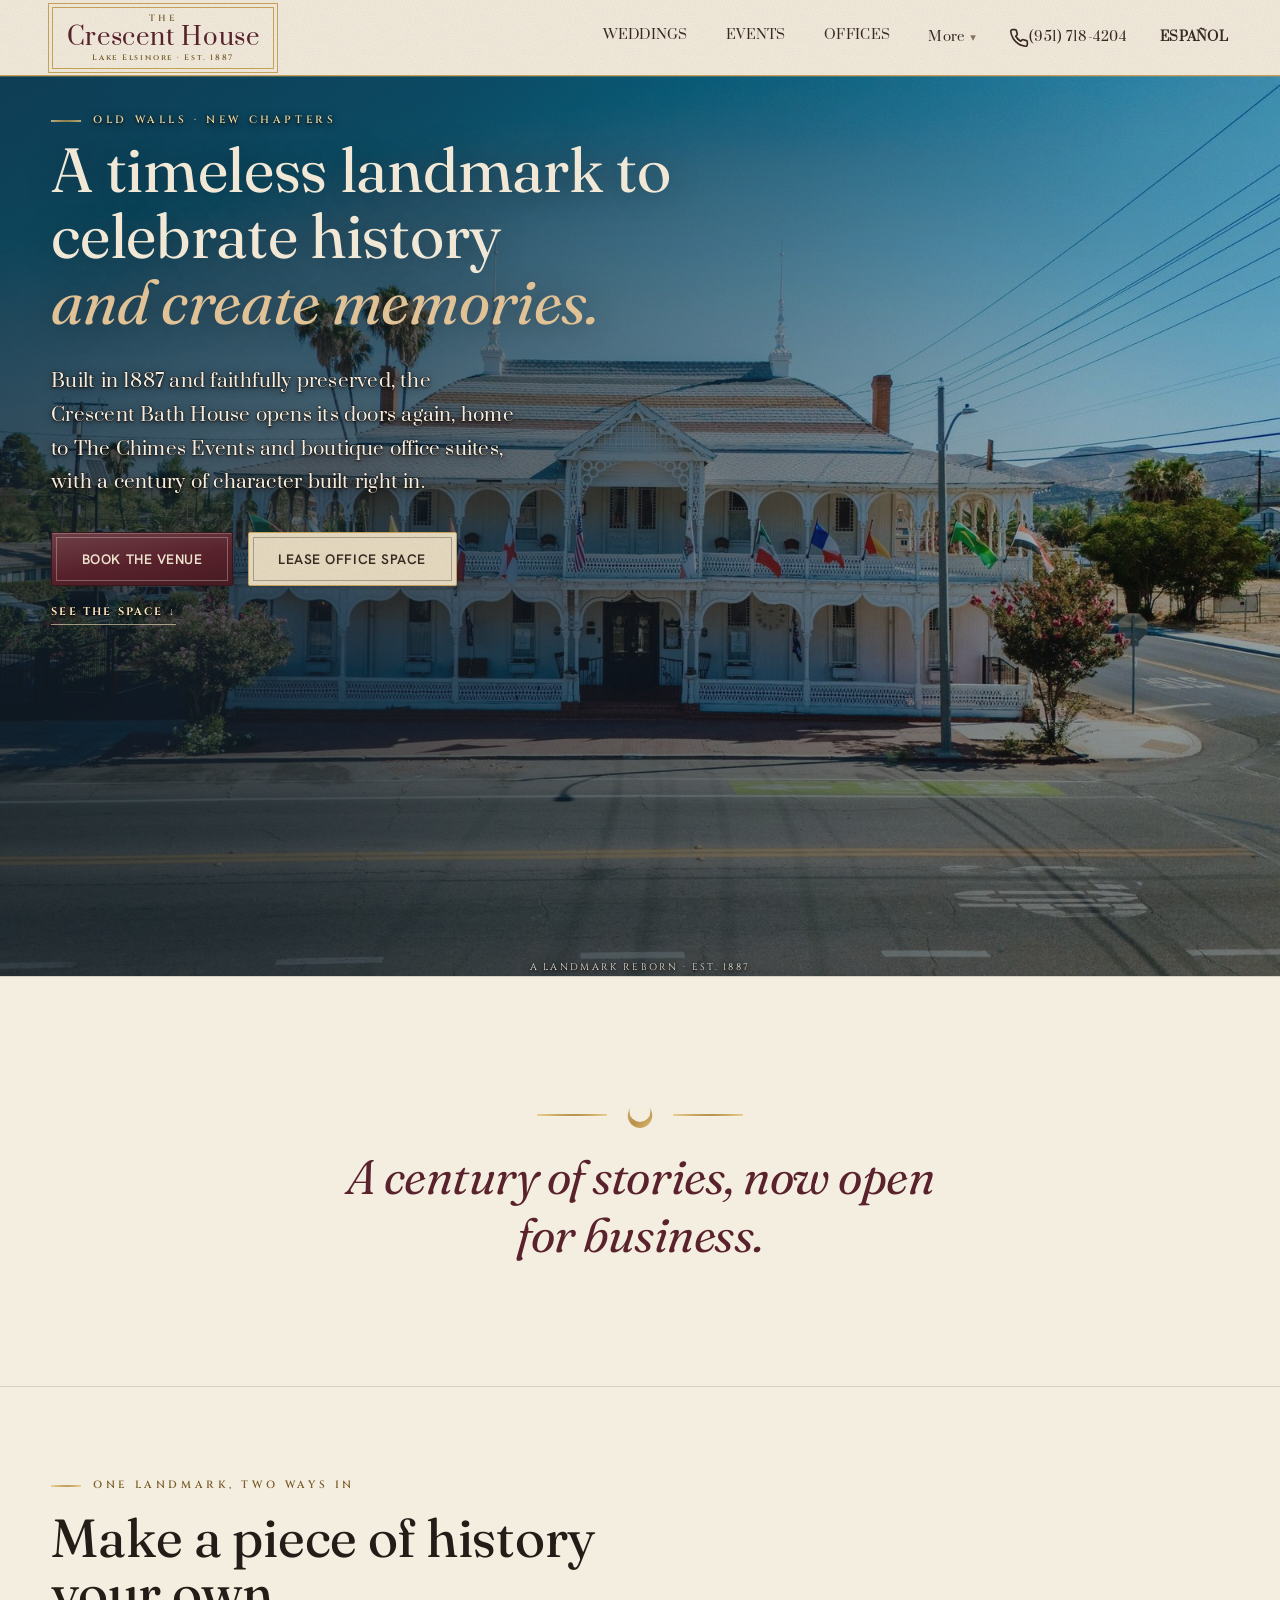
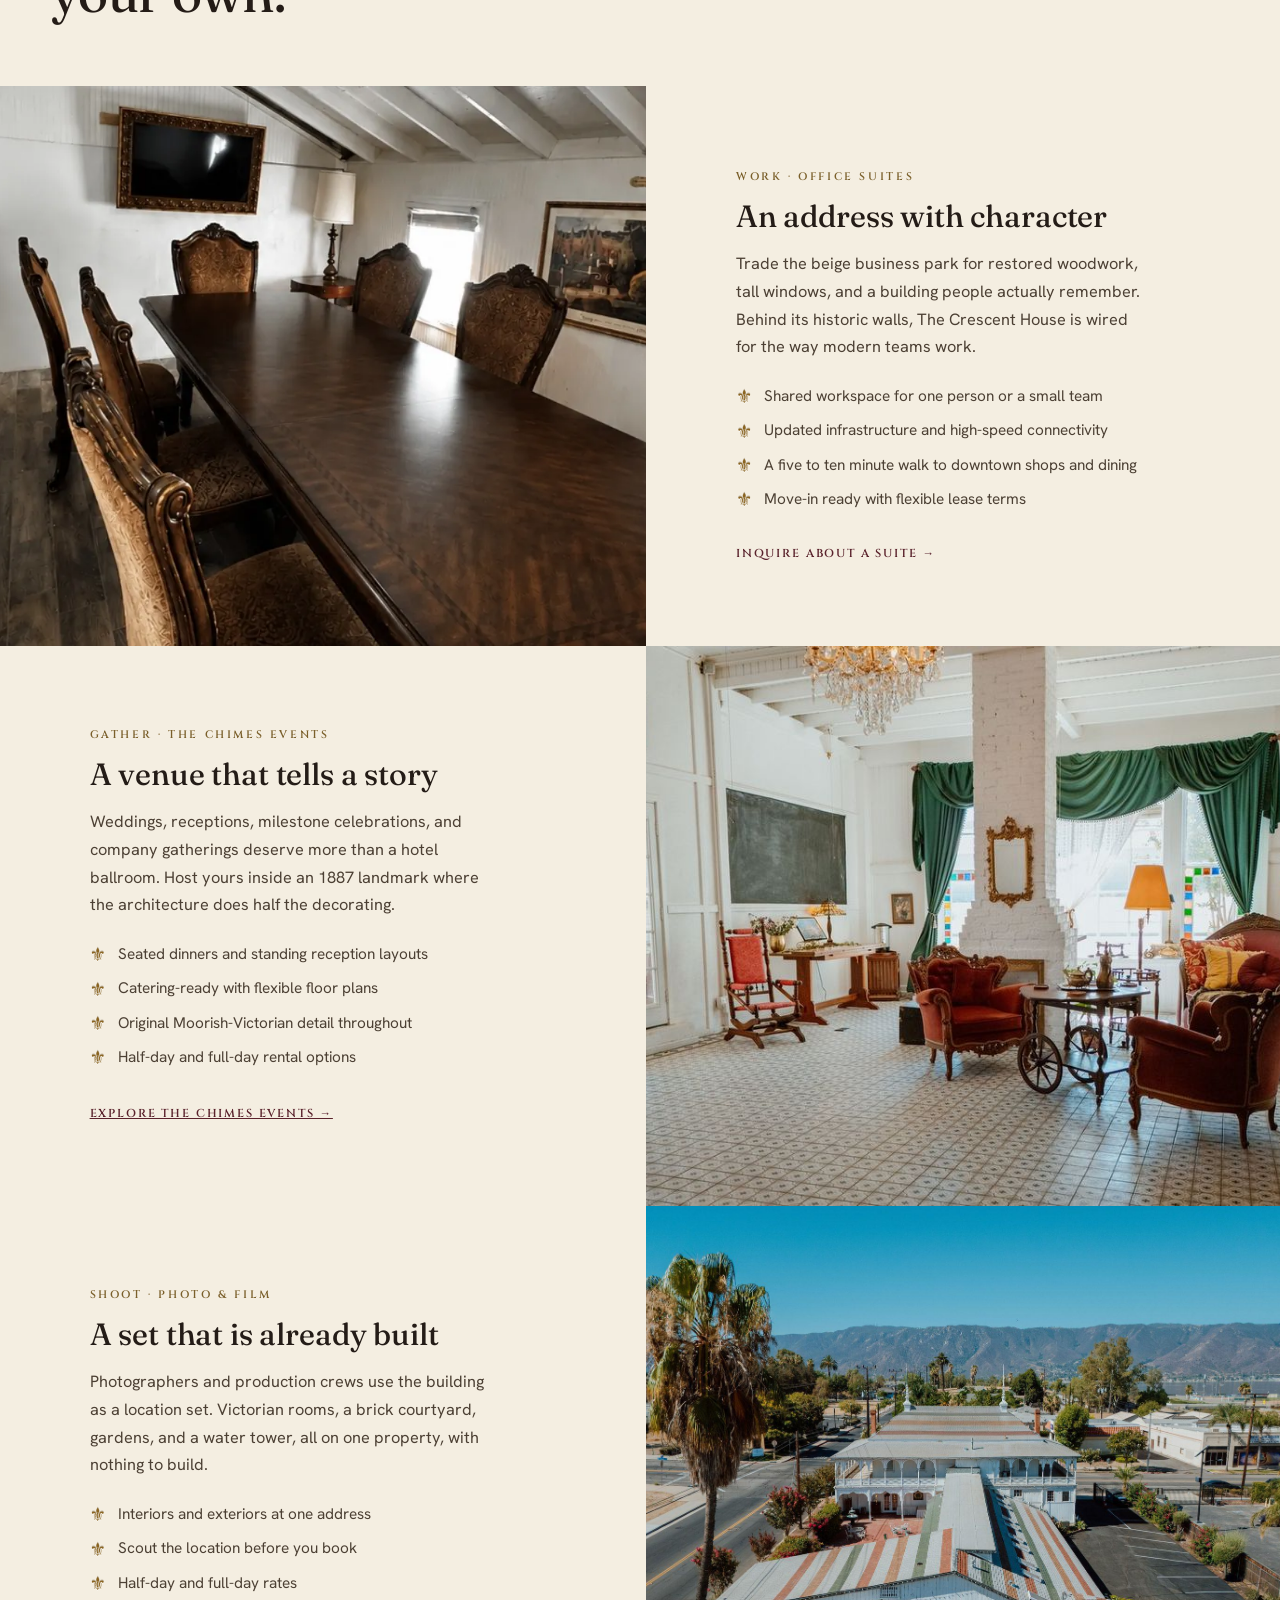
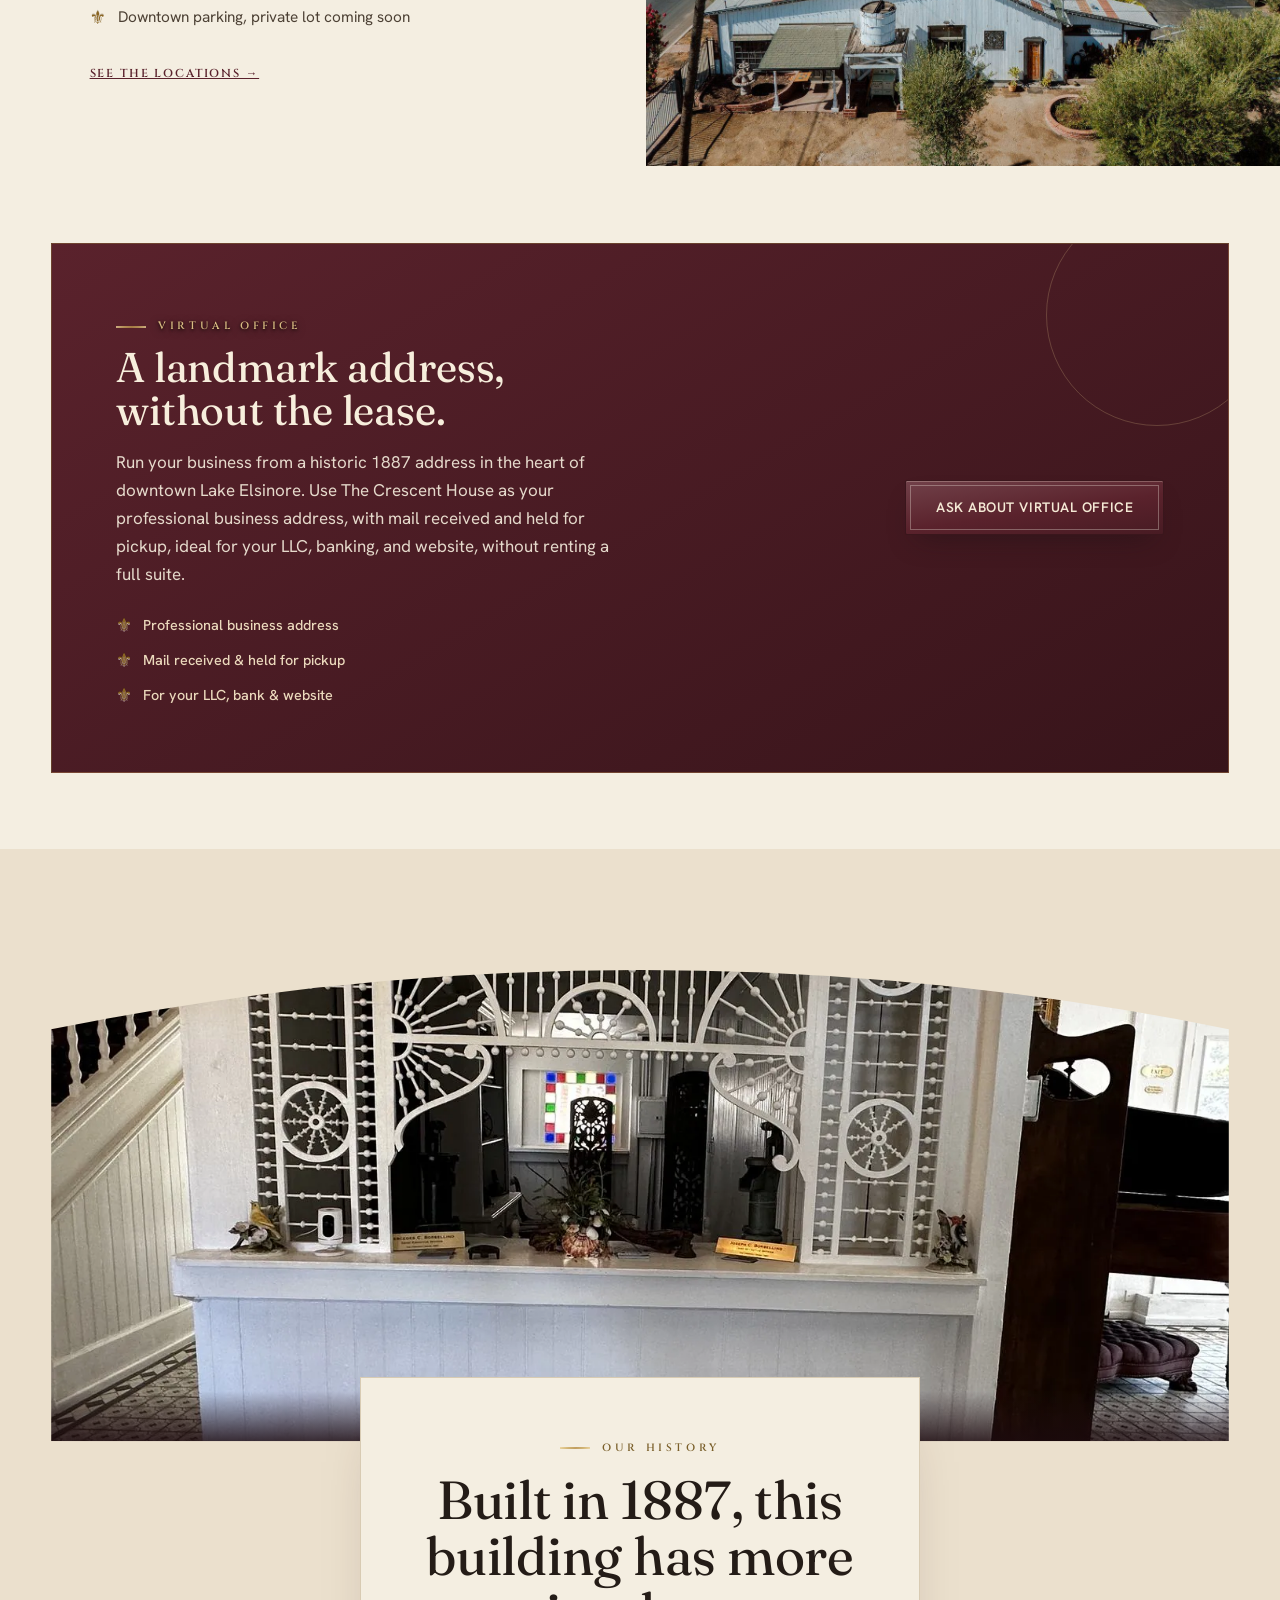
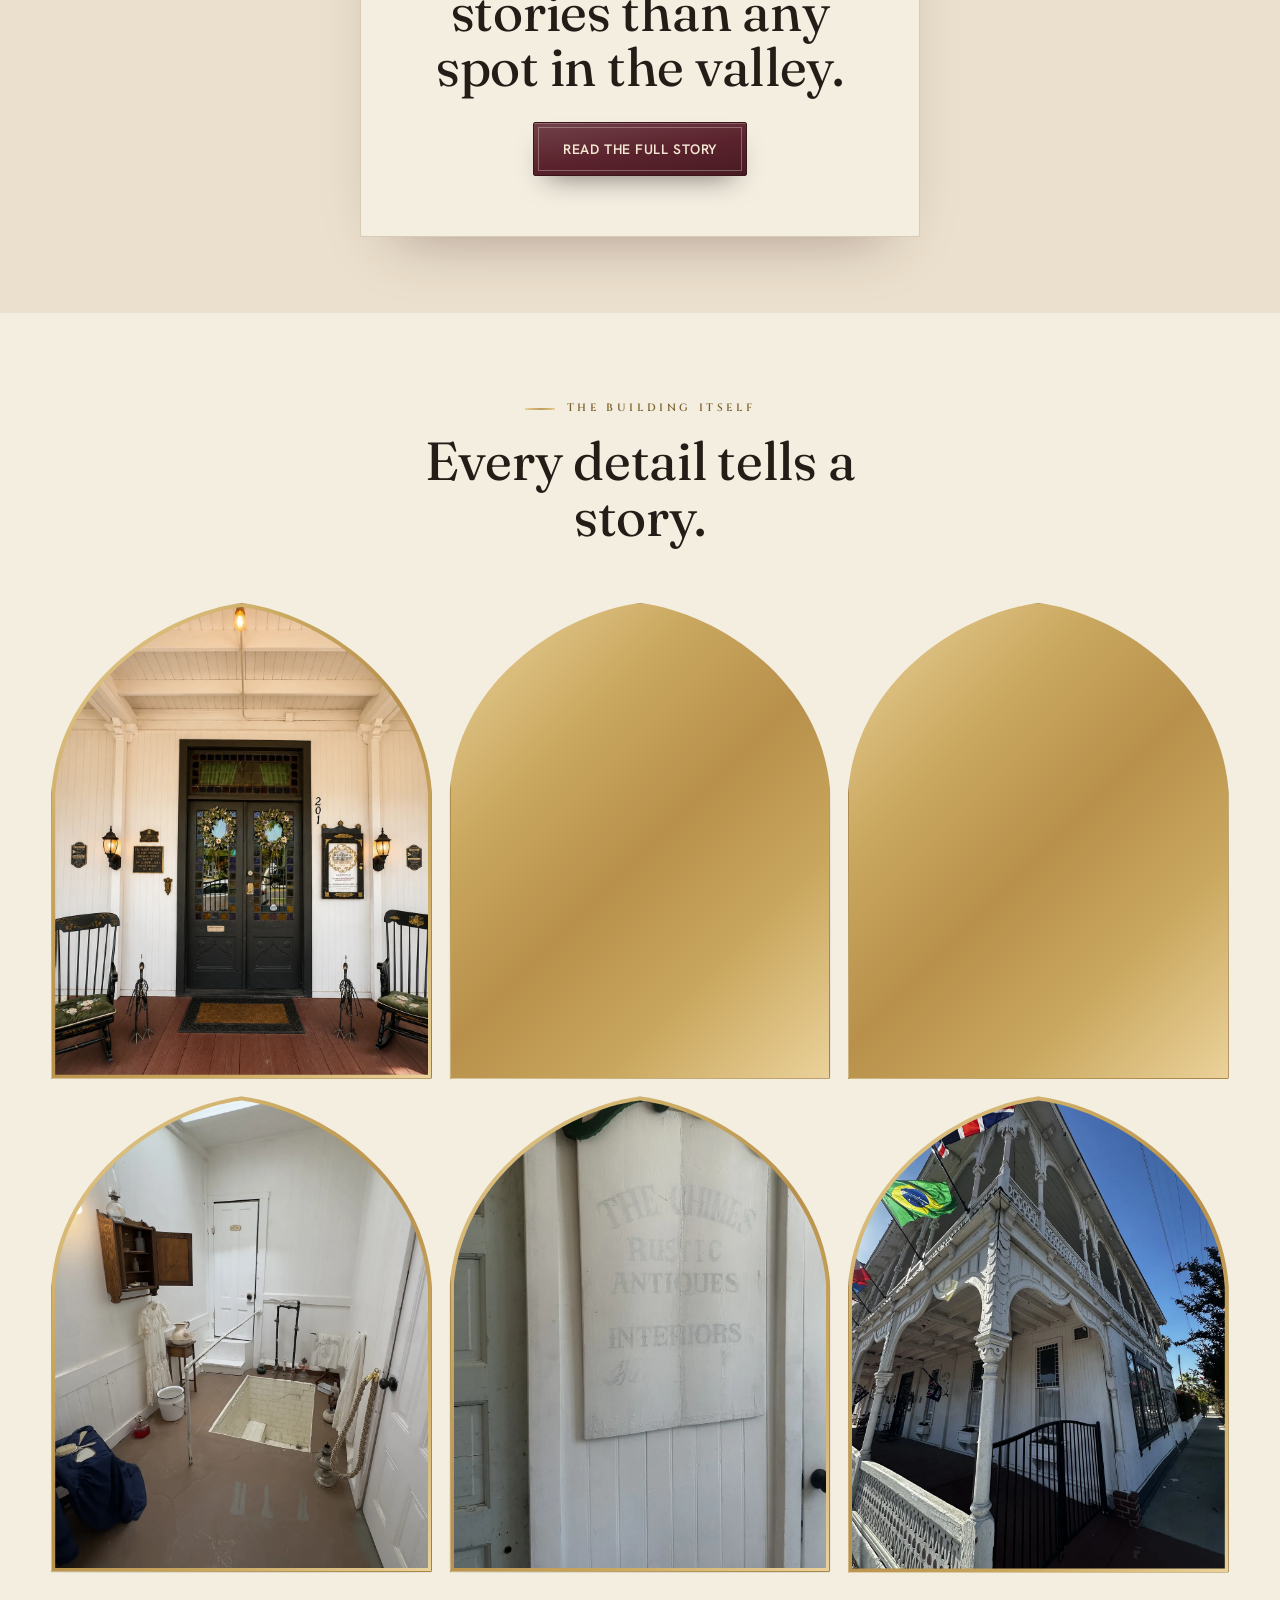
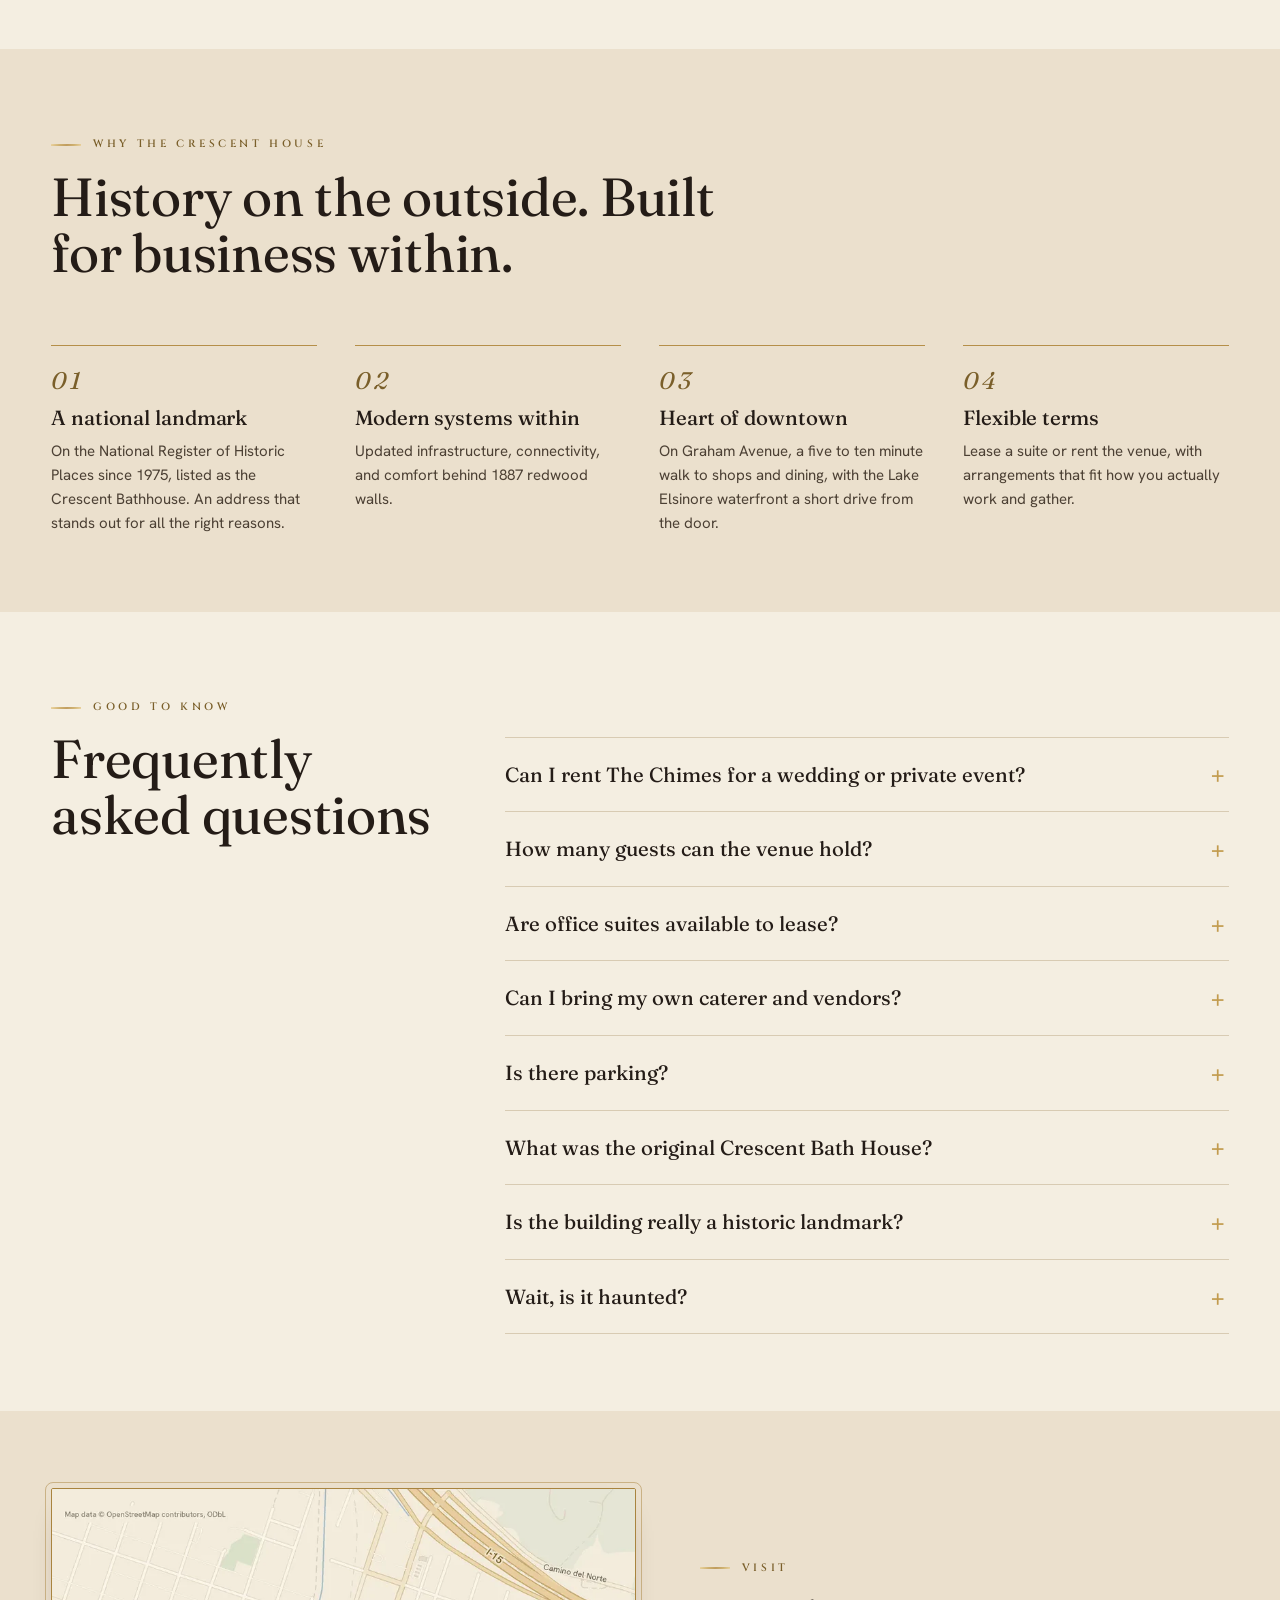
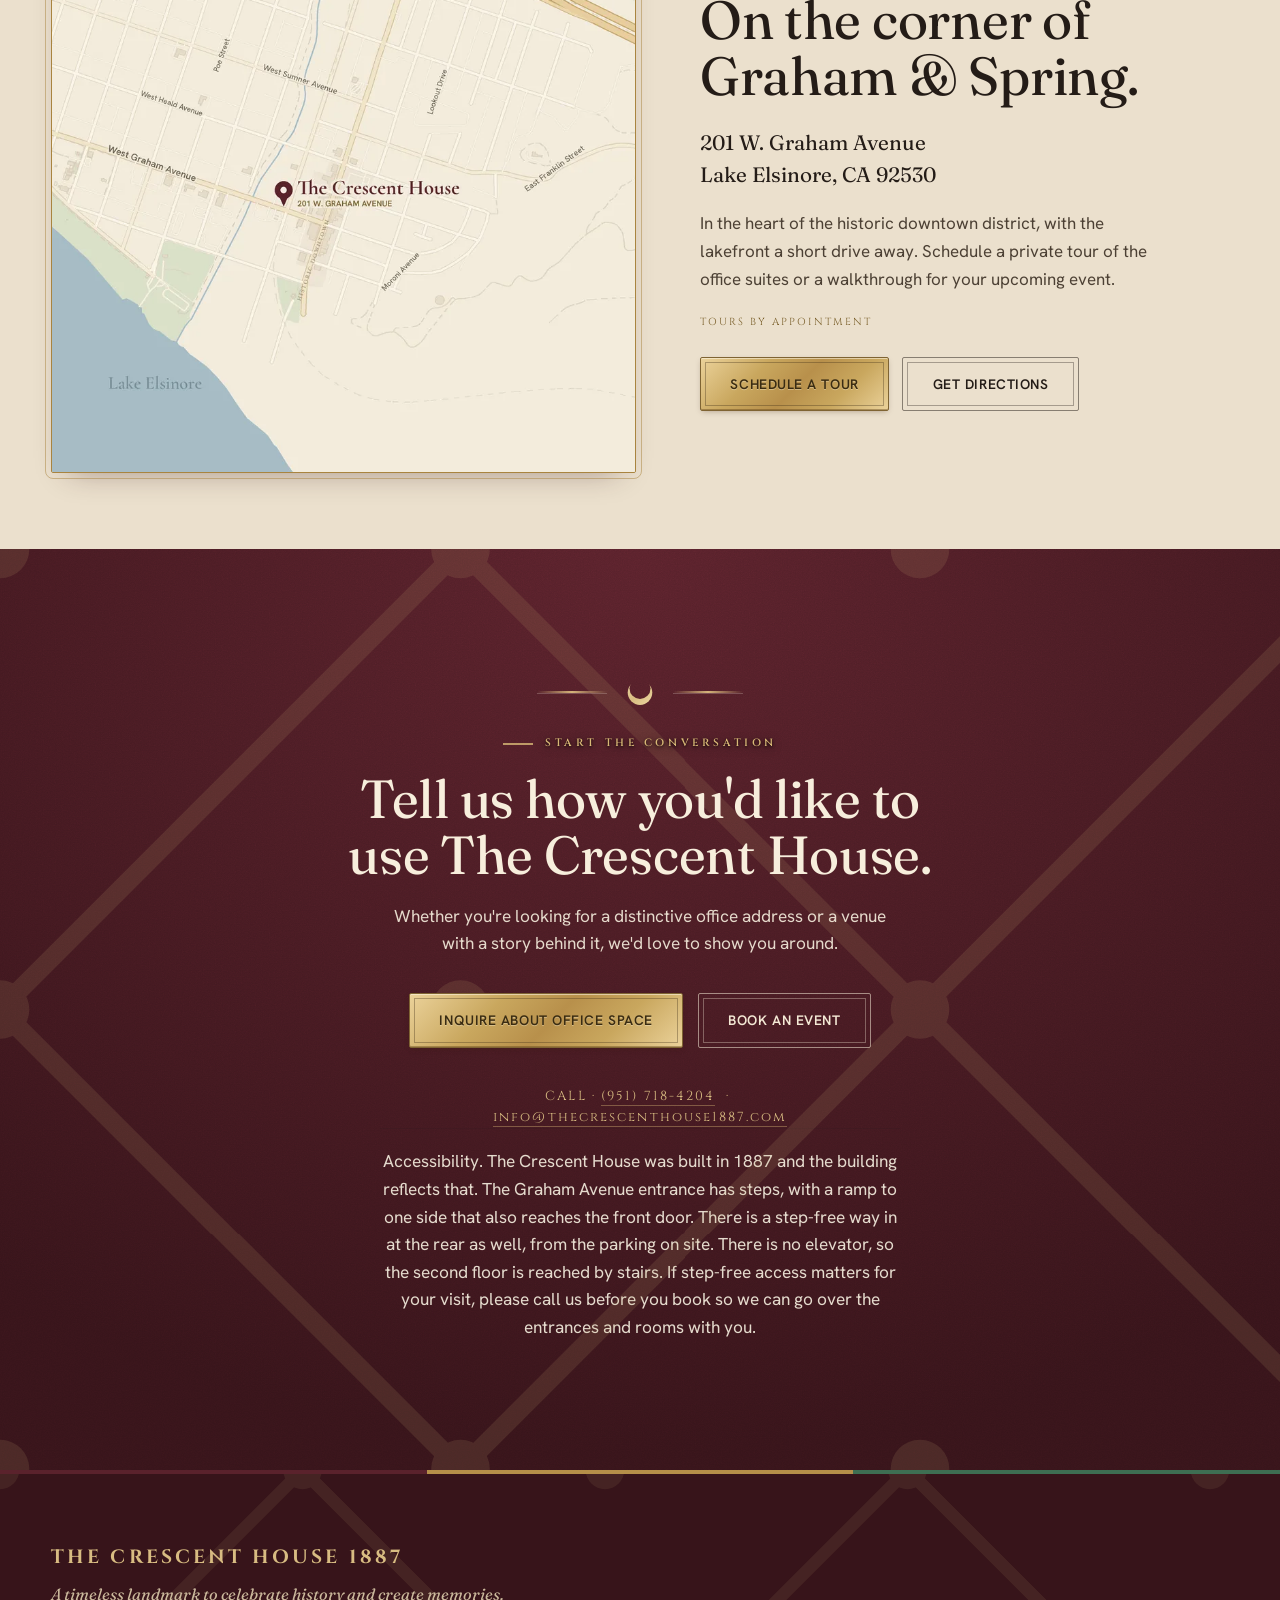
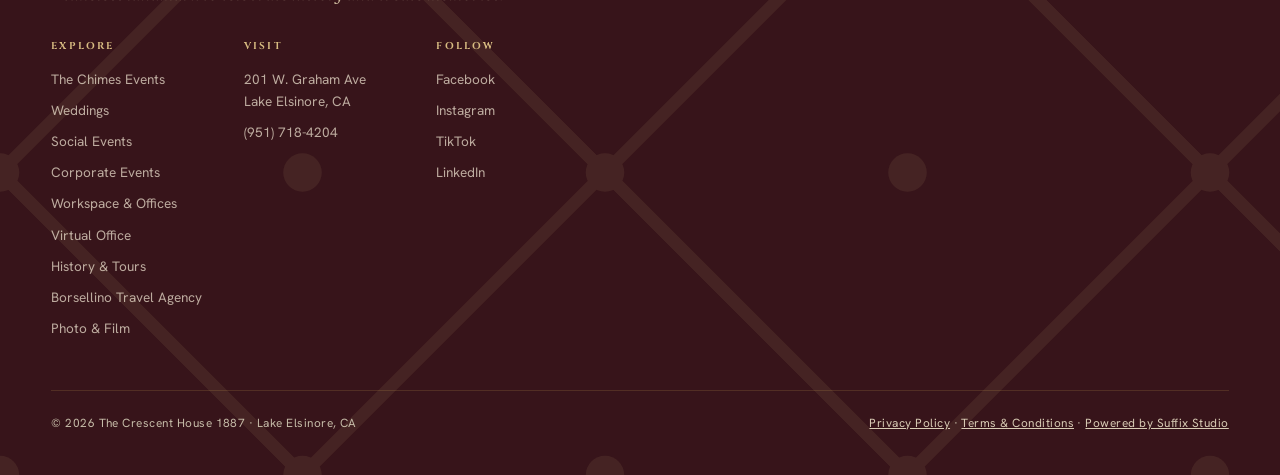
<file: index.html>
<!DOCTYPE html>
<html lang="en">
<head>
<meta charset="UTF-8" />
<meta name="viewport" content="width=device-width, initial-scale=1.0" />
  <meta name="theme-color" content="#283F51" />
<meta name="color-scheme" content="light" />
<meta name="description" content="The Crescent House 1887, a historic landmark in downtown Lake Elsinore on the National Register. Home to The Chimes Events, boutique office suites, and history tours." />
<!-- Brand favicon (browser tab icon) -->
<link rel="icon" href="data:image/svg+xml,%3Csvg xmlns='http://www.w3.org/2000/svg' viewBox='0 0 32 32'%3E%3Crect width='32' height='32' rx='7' fill='%235A222C'/%3E%3Ctext x='16' y='23' font-family='Georgia,serif' font-weight='700' font-size='21' fill='%23F3ECDD' text-anchor='middle'%3EC%3C/text%3E%3C/svg%3E" />
  <link rel="apple-touch-icon" href="apple-touch-icon.png" />
<!-- Social share preview (update URL + og-image.jpg after you deploy) -->
<meta property="og:type" content="business.business" />
<meta property="og:title" content="The Crescent House 1887 | Lake Elsinore Landmark" />
<meta property="og:description" content="A restored 1887 landmark in downtown Lake Elsinore. Home of The Chimes Events and boutique office suites." />
<meta property="og:image" content="https://thecrescenthouse1887.com/images/og/index.jpg" />
<meta property="og:url" content="https://thecrescenthouse1887.com/" />
  <link rel="canonical" href="https://thecrescenthouse1887.com/" />
<meta name="twitter:card" content="summary_large_image" />
<meta name="twitter:title" content="The Crescent House 1887 | Lake Elsinore Landmark" />
<meta name="twitter:description" content="A restored 1887 landmark in Lake Elsinore: The Chimes Events and boutique offices." />
<meta name="twitter:image" content="https://thecrescenthouse1887.com/images/og/index.jpg" />
<title>The Crescent House 1887 | Historic Landmark in Lake Elsinore</title>
<link rel="preconnect" href="https://fonts.googleapis.com" />
<link rel="preconnect" href="https://fonts.gstatic.com" crossorigin />
<link href="https://fonts.googleapis.com/css2?family=Old+Standard+TT:ital,wght@0,400;0,700;1,400&amp;family=Playfair+Display+SC:wght@400;700&amp;family=Prata&amp;family=Cinzel:wght@500;600;700&amp;family=Cormorant+Garamond:ital,wght@0,500;0,600;0,700;1,500&amp;family=Hanken+Grotesk:wght@400;500;600;700&amp;display=swap" rel="stylesheet" />

<!-- ===== SEO: structured data. Update the phone, URL, and price/capacity fields once confirmed. ===== -->
<link rel="preconnect" href="https://fonts.gstatic.com" crossorigin><link href="https://fonts.googleapis.com/css2?family=Fraunces:ital,opsz,wght@0,9..144,300..600;1,9..144,300..600&amp;display=swap" rel="stylesheet">
<link rel="stylesheet" href="styles.css" />
<style>

  /* ---- this page's own styling. everything shared is in styles.css ---- */
  :root{color-scheme: light;
    --ink:#211A16;
    --oxblood:#5A222C;
    --oxblood-deep:#3C131B;
    --brass:#C29B4E;
    --brass-light:#D9BA77;
    --parchment:#F3ECDD;
    --parchment-2:#ECE1CC;
    --cream-card:#FBF7EE;
    --smoke:#8A7B6A;
    --line:rgba(33,26,22,.14);
    --accent:var(--oxblood); --accent-deep:var(--oxblood-deep);}
  body{margin:0;background:#F3ECDD;border-top:4px solid var(--oxblood);color:#211A16;font-family:"Hanken Grotesk",system-ui,-apple-system,Segoe UI,sans-serif;font-size:17px;line-height:1.65;-webkit-font-smoothing:antialiased;overflow-wrap:break-word;}
  main{background:#F3ECDD;}
  .eyebrow{font-family:"Cinzel",serif;font-weight:600;font-size:.72rem;letter-spacing:.32em;text-transform:uppercase;color:var(--brass-ink);display:inline-flex;align-items:center;gap:.7rem;}
  .eyebrow::before{content:"";width:26px;height:1px;background:var(--oxblood);display:inline-block;}
  h1{font-family:"Cormorant Garamond",Georgia,serif;font-weight:600;line-height:1.05;margin:0;color:var(--ink);}
  h1{font-size:clamp(2.9rem,7vw,5.2rem);letter-spacing:-.5px;}
  .lead{font-size:1.18rem;color:#3a302a;max-width:54ch;}
  .container{width:min(1180px,92vw);margin-inline:auto;}
  .section{padding:clamp(4rem,6vw,6rem) 0;}
  .btn{position:relative;display:inline-block;font-family:"Cinzel",serif;font-weight:700;font-size:.74rem;letter-spacing:.16em;text-transform:uppercase;line-height:1.5;text-align:center;padding:1.02rem 1.9rem;border-radius:2px;text-decoration:none;transition:transform .25s ease,box-shadow .25s ease,background .25s ease,color .25s ease;border:1px solid transparent;cursor:pointer;overflow:hidden;max-width:100%;}
  .btn::after{content:"";position:absolute;inset:4px;border:1px solid rgba(43,36,30,.28);pointer-events:none;}
  .btn:focus-visible{outline:2px solid #8F7132;outline-offset:3px;}
  .btn-primary{background:linear-gradient(172deg,color-mix(in srgb,var(--oxblood),#fff 14%) 0%,var(--oxblood) 55%,color-mix(in srgb,var(--oxblood),#000 22%) 100%);color:#F6EFE2;border-color:color-mix(in srgb,var(--oxblood),#000 38%);box-shadow:0 1px 0 rgba(255,244,224,.28) inset,0 14px 28px -14px rgba(30,24,18,.55);}
  .btn-primary::after{border-color:rgba(246,239,226,.32);}
  .btn-primary:hover{transform:translateY(-2px);}
  .btn-ghost{background:transparent;color:var(--ink);border-color:currentColor;}
  .btn-ghost::after{border-color:currentColor;opacity:.35;}
  .btn-ghost:hover{background:var(--ink);color:var(--parchment);transform:translateY(-2px);}
  .btn-brass{background:linear-gradient(172deg,#DEBD7B 0%,#C6A25C 52%,#B28C47 100%);color:#1A130A;border-color:#8F7132;box-shadow:0 1px 0 rgba(255,246,224,.55) inset,0 14px 28px -14px rgba(60,44,20,.55);text-shadow:0 1px 0 rgba(255,246,224,.35);}
  .btn-brass::after{border-color:rgba(60,44,20,.35);}
  .btn-brass::before{content:"";position:absolute;top:0;bottom:0;left:-70%;width:45%;background:linear-gradient(100deg,transparent,rgba(255,251,240,.55),transparent);transform:skewX(-18deg);transition:left .55s ease;}
  .btn-brass:hover{transform:translateY(-2px);background:linear-gradient(172deg,#E3C382 0%,#CBA65E 52%,#B08A45 100%);}
  .btn-brass:hover::before{left:125%;}
  .dd-toggle{text-decoration:none;font-family:"Hanken Grotesk",sans-serif;font-size:.86rem;font-weight:500;letter-spacing:.04em;color:#4a3f36;transition:color .2s;background:none;border:none;cursor:pointer;padding:0;}
  .dd-toggle{display:inline-flex;align-items:center;gap:.35rem;}
  .dd-toggle .caret{font-size:.8rem;position:relative;top:2px;transition:transform .2s;}
  .hero-explore{display:inline-block;margin-top:1.3rem;font-size:.9rem;font-weight:600;letter-spacing:.02em;color:var(--oxblood);text-decoration:none;border-bottom:1px solid rgba(90,34,44,.35);padding-bottom:2px;transition:border-color .2s;}
  .hero-explore:hover{border-color:var(--oxblood);}
  .hero{position:relative;overflow:hidden;background:#F3ECDD;}
  .hero-grid{display:flex;flex-direction:column;gap:clamp(1.8rem,4vw,2.6rem);padding:clamp(3.5rem,7vw,6rem) 0 clamp(4rem,7vw,7rem);}
  .hero-top{margin-left:-1%;}
  .hero-bottom{padding-left:7.5%;}
  .hero h1{margin:.4rem 0 1.4rem;}
  .hero h1 em{font-style:italic;color:var(--oxblood);}
  .hero-cta{display:flex;gap:1rem;flex-wrap:wrap;margin-top:2rem;align-items:stretch;}
  .est-tag{margin-top:2.6rem;display:flex;align-items:center;gap:.9rem;color:var(--smoke);font-size:.8rem;letter-spacing:.05em;}
  .est-tag span{font-family:"Cinzel",serif;letter-spacing:.18em;color:var(--ink);}
  .est-tag .rule{flex:1;height:1px;background:var(--line);}
  .frame{position:relative;width:85%;aspect-ratio:800/428;border:1px solid var(--brass);padding:13px;background:linear-gradient(135deg,#6a2933 0%,#3c131b 70%);box-shadow:0 30px 60px -30px rgba(60,19,27,.55);margin:0 auto;}
  .frame::before{content:"";position:absolute;inset:13px;border:1px solid rgba(217,186,119,.45);pointer-events:none;z-index:2;}
  .frame img{width:100%;height:100%;object-fit:cover;display:block;}
  .frame figcaption{position:absolute;left:0;right:0;bottom:13px;z-index:3;text-align:center;font-family:"Cinzel",serif;font-size:.58rem;letter-spacing:.26em;text-transform:uppercase;color:#f2e3c5;padding:.7rem .5rem;background:linear-gradient(transparent,rgba(40,12,18,.82));}
  .quote-band{background:var(--parchment-2);border-top:1px solid var(--line);border-bottom:1px solid var(--line);}
  .quote-inner{text-align:center;padding:clamp(1.6rem,2.6vw,2.4rem) 0;}
  .quote-inner .bell{margin:0 auto 1.4rem;width:30px;height:40px;display:block;}
  .quote-inner p{font-family:"Cormorant Garamond",serif;font-style:italic;font-size:clamp(1.6rem,3vw,2.4rem);color:var(--oxblood);max-width:24ch;margin:0 auto;line-height:1.25;}
  .paths{display:grid;grid-template-columns:1fr 1fr;gap:clamp(1.4rem,3vw,2.6rem);margin-top:3rem;}
  .path-card{background:var(--cream-card);border:1px solid var(--line);padding:clamp(2rem,3vw,2.8rem);position:relative;transition:transform .25s ease,box-shadow .25s ease;}
  .path-card:hover{transform:translateY(-4px);box-shadow:0 24px 48px -28px rgba(60,19,27,.4);}
  .path-card .tag{font-family:"Cinzel",serif;font-size:.72rem;font-weight:600;letter-spacing:.26em;text-transform:uppercase;color:var(--brass);}
  .path-card h3{font-size:1.85rem;margin:.7rem 0 1rem;}
  .path-card p{color:#473c34;font-size:.98rem;}
  .path-card ul{list-style:none;padding:0;margin:1.4rem 0 1.8rem;}
  .path-card li{padding:.5rem 0;border-top:1px solid var(--line);font-size:.92rem;color:#3a302a;display:flex;align-items:center;gap:.7rem;}
  .path-card li::before{content:"";width:7px;height:7px;background:var(--brass);transform:rotate(45deg);flex:none;}
  .path-card .card-btn{font-family:"Hanken Grotesk",sans-serif;font-weight:600;color:var(--oxblood);font-size:.92rem;letter-spacing:.02em;display:inline-flex;align-items:center;gap:.5rem;transition:gap .2s;background:none;border:none;cursor:pointer;padding:0;}
  .path-card .card-btn:hover{gap:.85rem;}
  .amenities-grid{display:grid;grid-template-columns:repeat(4,1fr);gap:clamp(1rem,2.5vw,2rem);margin-top:3rem;}
  .am-card{border-top:2px solid var(--brass);padding-top:1.3rem;}
  .am-card .n{font-family:"Cinzel",serif;font-size:.95rem;letter-spacing:.1em;color:var(--brass-ink);}
  .am-card h3{font-size:1.18rem;margin:.7rem 0 .5rem;}
  .am-card p{font-size:.9rem;color:#4a3f36;margin:0;}
  .faq-wrap{max-width:820px;margin:3rem auto 0;}
  .faq-q::after{content:"+";position:absolute;right:.3rem;top:50%;transform:translateY(-50%);font-family:"Hanken Grotesk",sans-serif;font-size:1.5rem;color:var(--brass);transition:transform .25s;}
  .faq-a p{color:#473c34;font-size:1rem;padding:0 2.4rem 1.6rem 0;margin:0;}
  .gallery-grid{display:grid;grid-template-columns:repeat(auto-fit,minmax(230px,1fr));gap:1rem;margin-top:3rem;}
  .g-tile img{width:100%;height:100%;object-fit:cover;display:block;}
  .vo-band{display:grid;grid-template-columns:1.6fr .9fr;gap:clamp(1.5rem,4vw,3.5rem);align-items:center;background:linear-gradient(160deg,#fbf7ee,#f1e7d3);border:1px solid var(--brass);padding:clamp(2rem,4vw,3.2rem);}
  .vo-band h2{margin:.6rem 0 1rem;font-size:clamp(1.8rem,3.4vw,2.6rem);}
  .vo-band p{color:#473c34;margin:0 0 1.4rem;max-width:54ch;}
  .vo-points{display:flex;flex-direction:column;gap:.65rem;margin-top:.2rem;}
  .vo-points span{display:flex;align-items:center;gap:.7rem;font-family:"Hanken Grotesk",sans-serif;font-size:.92rem;font-weight:500;letter-spacing:0;text-transform:none;color:#3a302a;background:none;border:none;padding:0;}
  .vo-points span::before{content:"";width:7px;height:7px;background:var(--brass);transform:rotate(45deg);flex:none;}
  .vo-cta{display:flex;justify-content:flex-end;}
  .loc-grid{display:grid;grid-template-columns:1fr 1fr;gap:clamp(1.6rem,4vw,3.5rem);align-items:center;}
  .map-frame{aspect-ratio:16/11;border:1px solid var(--brass);background:var(--parchment-2);position:relative;display:flex;align-items:center;justify-content:center;overflow:hidden;box-shadow:0 20px 44px -28px rgba(60,19,27,.4);}
  .map-frame img{position:absolute;inset:0;width:100%;height:100%;object-fit:cover;object-position:center;display:block;z-index:1;}
  .map-frame::before{content:"";position:absolute;inset:0;background-image:linear-gradient(rgba(33,26,22,.06) 1px,transparent 1px),linear-gradient(90deg,rgba(33,26,22,.06) 1px,transparent 1px);background-size:34px 34px;}
  .loc-text h2{margin-bottom:1rem;}
  .loc-text .addr{font-family:"Cormorant Garamond",serif;font-size:1.5rem;color:var(--ink);line-height:1.35;margin:1.4rem 0;}
  .loc-text .addr a{color:inherit;text-decoration:none;border-bottom:1px solid transparent;transition:border-color .2s;}
  .loc-text .addr a:hover{border-color:var(--brass);}
  .contact{background:var(--ink);color:#EFE6D6;text-align:center;}
  .contact .eyebrow{color:var(--brass-light);}
  .contact .eyebrow::before{background:var(--brass-light);}
  .contact h2{color:#F6ECDA;margin:.7rem 0 1.2rem;}
  .contact p{color:rgba(239,230,214,.72);max-width:46ch;margin:0 auto 2.2rem;}
  .contact-cta{display:flex;gap:1rem;justify-content:center;flex-wrap:wrap;}
  .contact .phone{margin-top:2.2rem;font-family:"Cinzel",serif;letter-spacing:.16em;font-size:.85rem;color:var(--brass-light);}
  .contact .phone a{color:#EFE6D6;text-decoration:none;border-bottom:1px solid rgba(217,186,119,.4);}
  footer{background:var(--oxblood-deep);color:rgba(241,230,211,.72);padding:3.2rem 0 2.4rem;}
  .modal-overlay{position:fixed;inset:0;background:rgba(20,8,11,.62);backdrop-filter:blur(3px);display:flex;align-items:center;justify-content:center;padding:1.2rem;opacity:0;visibility:hidden;transition:opacity .25s,visibility .25s;z-index:100;}
  .modal-head{background:linear-gradient(160deg,var(--oxblood),var(--oxblood-deep));color:#F4E9D6;padding:1.8rem 2rem 1.6rem;position:relative;}
  .modal-close{position:absolute;top:1rem;right:1rem;width:40px;height:40px;border-radius:50%;
    border:1px solid rgba(217,186,119,.85);background:rgba(217,186,119,.14);color:#F6ECDA;
    cursor:pointer;line-height:1;font-size:0;
    transition:background .2s ease,border-color .2s ease;}
  /* The X is drawn, not typed. As a font character it rendered hairline thin on
     some machines and looked like an empty circle. Two rotated bars are identical
     everywhere. index.html keeps its own copy of these styles. */
  .modal-close::before,.modal-close::after{content:"";position:absolute;top:50%;left:50%;
    width:16px;height:2px;background:#F6ECDA;border-radius:1px;}
  .modal-close::before{transform:translate(-50%,-50%) rotate(45deg);}
  .modal-close::after{transform:translate(-50%,-50%) rotate(-45deg);}
  .modal-close:focus-visible{outline:2px solid #E4CE97;outline-offset:3px;}
  .reveal{opacity:0;transform:translateY(22px);transition:opacity .7s ease,transform .7s ease;}
  @media(max-width:1024px){
    .vo-band{grid-template-columns:1fr;}
    .vo-cta{justify-content:flex-start;}
    .paths{grid-template-columns:1fr;}
    .amenities-grid{grid-template-columns:1fr 1fr;}
    .loc-grid{grid-template-columns:1fr;}
    .dd-toggle{padding:.95rem 0 .4rem;width:100%;justify-content:space-between;}
  }
  @media(max-width:520px){
    .amenities-grid{grid-template-columns:1fr;}
    body{font-size:16px;}
  }
  @media(prefers-reduced-motion:reduce){
    .reveal{opacity:1;transform:none;transition:none;}
    .btn{transition:none;}
    .btn-brass::before{display:none;}
    .path-card{transition:none;}
  }
  @media (prefers-color-scheme: dark){
    body{background:#F3ECDD !important;}
    main{background:#F3ECDD !important;}
    .hero{background:#F3ECDD !important;}
    body{color:#211A16 !important;}
    .dd-toggle{color:#4a3f36 !important;}
    .lead{color:#3a302a !important;}
    .path-card{background:#FBF7EE !important;}
    .path-card p{color:#473c34 !important;}
    .am-card p{color:#4a3f36 !important;}
    .faq-a p{color:#4a3f36 !important;}
    .quote-band{background:#ECE1CC !important;}
    .contact{background:#211A16 !important;color:#EFE6D6 !important;}
    footer{background:#3C131B !important;}
  }

/* the honeypot. Invisible to people. Bots fill it in and get dropped. */
.hp{position:absolute;left:-9999px;width:1px;height:1px;overflow:hidden;}

@media(min-width:1025px){}
@media(max-width:1024px){}
section.hero{padding-top:clamp(1.4rem,3vw,2.2rem);}

.hero-explore{color:#EFD5A2 !important;border-bottom-color:rgba(239,213,162,.5) !important;}





/* pull the headline up into the sky where it reads cleanly */
.hero-inner{padding-top:clamp(1rem,2vw,1.8rem) !important;
  justify-content:flex-start;align-self:start;}
.hero-grid{align-items:start !important;padding-top:clamp(1.5rem,3vw,2.4rem) !important;}
.hero .eyebrow,.hero .eyebrow--light{margin-top:0 !important;}
.hero h1{margin-top:.4rem !important;}

/* description: light type with an edge drawn around every letter */
.hero .lead{color:#FBF3E4 !important;max-width:36ch;
  font-family:"Prata",Georgia,serif;font-style:normal;font-weight:400;
  font-size:clamp(1.02rem,1.55vw,1.18rem);line-height:1.78;letter-spacing:.012em;
  margin-top:1.9rem !important;
  -webkit-text-stroke:.6px rgba(14,9,7,.9);paint-order:stroke fill;text-shadow:0 1px 3px rgba(14,9,7,.85),0 2px 10px rgba(14,9,7,.6);}

/* see the space: drop it toward the bottom where the street is dark */
.hero-explore{position:absolute;left:0;bottom:clamp(1.6rem,4vw,3rem);z-index:3;
  color:#FFEDC6 !important;font-weight:700;border-bottom-color:rgba(255,237,198,.6) !important;
  -webkit-text-stroke:.6px rgba(14,9,7,.9);paint-order:stroke fill;text-shadow:0 1px 3px rgba(14,9,7,.85),0 2px 10px rgba(14,9,7,.6);}
.hero-headline{display:contents;}
.hero-inner{position:relative;padding-bottom:clamp(3.4rem,7vw,5.4rem) !important;}

/* lease office space: filled beige instead of transparent */
.hero .btn-ghost,.hero .btn-on-dark{background:#E8DCC2 !important;color:#3A2A22 !important;
  border:1px solid #C9A45C !important;}
.hero .btn-ghost:hover,.hero .btn-on-dark:hover{background:#F2E9D6 !important;color:#5A222C !important;}




/* landmark reborn: the words themselves centered, sitting flush on the bottom edge */
.est-tag{position:absolute !important;left:0 !important;right:0 !important;
  bottom:0 !important;margin:0 !important;padding:0 !important;
  display:block !important;text-align:center !important;z-index:4;}
.est-tag .rule{display:none !important;}
.est-tag span{display:inline-block;}

/* ------------------------------------------------------------------
   PHONES ONLY

   On a narrow screen the hero stacks into one column, so the copy sits
   directly on top of the video and covers nearly all of it. Two changes,
   neither of which touches the desktop layout:

   1. Push the copy to the bottom of the hero rather than the top. The
      video then shows through the upper half, which is where the building
      actually is. Padding is left at the bottom so the copy clears the
      LANDMARK REBORN strip.

   2. Fade the darkening downward instead of sideways. The sideways fade
      is built for the desktop layout, where the copy sits on the left. On
      a phone the copy spans the full width, so a downward fade puts the
      weight under the text and leaves the top of the frame clear.
   ------------------------------------------------------------------ */
@media (max-width:820px){
  /* PHONES: a blend of the two approaches.

     The video keeps its own panel at 16:9, so it is never enlarged and stays
     sharp. Only the eyebrow and the headline sit over it, pinned to the top,
     with LANDMARK REBORN at the bottom edge where it was before. Everything
     else, the paragraph and the buttons, moves below onto solid colour where
     it needs no darkening at all.

     Because only three short lines sit over the picture, the darkening can be
     a light touch at the top and bottom edges instead of a heavy wash, so the
     middle of the frame stays fully open. */
  /* Flat navy behind the copy read as bare. The Morris pattern was tried
     here and it worked, but it is a 157 KB download that lands during the
     critical load and cost eight points of mobile performance, measured.
     This does the same job with no download at all: two very soft radial
     washes, so the panel reads as lit rather than as an empty block. */
  section.hero{height:auto !important;min-height:0 !important;
    display:block !important;position:relative !important;
    background:
      radial-gradient(120% 60% at 12% 0%, rgba(58,84,104,.42), transparent 62%),
      radial-gradient(100% 55% at 95% 88%, rgba(46,70,88,.34), transparent 66%),
      #14222E !important;}

  /* the picture panel */
  .hero-bg{position:relative !important;inset:auto !important;
    width:100% !important;aspect-ratio:16/9 !important;z-index:0 !important;}
  .hero-img{width:100% !important;height:100% !important;
    object-fit:cover !important;object-position:center center !important;
    transform:none !important;filter:none !important;}
  section.hero.in .hero-img{transform:none !important;}

  /* light darkening, only at the two edges where type sits */
  /* No darkening layer at all. Readability comes from a shadow drawn tight
     around each letter instead, which is the usual approach when type has to
     sit on a picture. Only the pixels touching the glyphs go dark, so the
     footage itself stays at full brightness.

     Layered rather than single: a close hard edge for definition, then two
     softer, wider spreads to lift the letters off whatever is behind them. */
  /* Not a wash over the picture: a short band across the bottom eighth only,
     because the strip sits over the pale front of the building and letter
     shadows alone are not enough there. The rest of the frame is untouched. */
  .hero-scrim{position:absolute !important;left:0 !important;right:0 !important;
    top:0 !important;height:56.25vw !important;z-index:1 !important;
    background:linear-gradient(180deg,
      rgba(16,18,20,0) 0%,
      rgba(16,18,20,0) 78%,
      rgba(16,18,20,.30) 88%,
      rgba(16,18,20,.62) 96%,
      rgba(16,18,20,.72) 100%) !important;}
  .hero-headline .eyebrow{
    text-shadow:0 1px 2px rgba(0,0,0,.95), 0 0 8px rgba(0,0,0,.85),
                0 0 18px rgba(0,0,0,.7) !important;}
  .hero-headline h1,
  .hero-headline h1 em{
    text-shadow:0 1px 2px rgba(0,0,0,.92), 0 2px 6px rgba(0,0,0,.85),
                0 0 16px rgba(0,0,0,.75), 0 0 34px rgba(0,0,0,.55) !important;}
  .est-tag span{
    text-shadow:0 1px 2px rgba(0,0,0,.95), 0 0 10px rgba(0,0,0,.8) !important;}

  /* the headline group lifts up over the picture; the rest stays in flow */
  /* Tighter, higher, and closer to the left edge, so the type takes up much
     less of the picture. The headline drops from 32px to 25px, which loses
     about 21px of height across its three lines. */
  .hero-headline{display:block !important;position:absolute !important;
    top:clamp(.35rem,1.6vw,.7rem) !important;left:0 !important;right:0 !important;
    z-index:3 !important;padding:0 clamp(.85rem,3.6vw,1.2rem) !important;}
  .hero-headline .eyebrow{font-size:.62rem !important;letter-spacing:.16em !important;}
  .hero-headline h1{font-size:1.56rem !important;line-height:1.1 !important;
    margin-top:.25rem !important;}
  /* .hero-inner carries the reveal class, which sets a transform before the
     page settles. A transformed element becomes the reference point for
     anything positioned absolutely inside it, so on first paint the headline
     measured from here rather than from the top of the hero and landed on the
     paragraph. Killing the transform on phones keeps the reference where it
     belongs. The copy is above the fold here anyway, so there is nothing to
     reveal on scroll. */
  .hero-inner.reveal{transform:none !important;opacity:1 !important;
    transition:none !important;}
  .hero-inner{position:static !important;display:block !important;
    padding-top:clamp(.7rem,2.6vw,1.05rem) !important;
    padding-bottom:clamp(2.2rem,7vw,3rem) !important;}
  .hero .lead{margin:0 0 1.5rem !important;}
  .hero-cta{margin-top:0 !important;}
  /* line 214 pins this to the bottom of the hero for the desktop layout,
     which lands it on top of the buttons once the hero is a normal block */
  .hero-explore{position:static !important;display:inline-block !important;
    margin-top:1.2rem !important;bottom:auto !important;left:auto !important;}

  /* the strip stays pinned to the bottom of the picture */
  .est-tag{position:absolute !important;left:0 !important;right:0 !important;
    top:calc(56.25vw - 1.35rem) !important;bottom:auto !important;z-index:3 !important;}

}
</style>
<style>
/* ============================================================
   THE CHIMES · landing page · EDITORIAL DESIGN LAYER
   Suffix Studio

   Loaded AFTER styles.css and the page base, so this wins.
   This is a full visual rebuild of the landing page: a cinematic
   full-width hero, alternating editorial photo rows, an overlapped
   heritage feature, a refined gallery, and a dramatic closing band.
   The nav, footer, form and modal keep their existing markup and
   behavior; here they are simply restyled to match.
   ============================================================ */

:root{
  --bone:#F4EEE1;        /* warm paper */
  --bone-2:#EBE0CD;      /* second paper tone */
  --ink2:#241C17;        /* near-black, warm */
  --ink-soft:#4C4034;    /* body text */
  --ox:#5A222C;          /* oxblood */
  --wine:#37141A;        /* deep wine, for dark bands */
  --brass2:#B58F49;      /* refined brass */
  --brass-hi:#D8BC82;    /* light brass on dark */
  --cream2:#F4E9D5;      /* text on dark */
  --hair:#D8CBB3;        /* hairline */
}

/* ---------- paper warmth + base type ---------- */
html{background:var(--bone);}
body{background:var(--bone);color:var(--ink-soft);}
body::before{
  content:"";position:fixed;inset:0;z-index:9999;pointer-events:none;
  background:url("data:image/svg+xml,%3Csvg%20xmlns%3D%27http%3A%2F%2Fwww.w3.org%2F2000%2Fsvg%27%20width%3D%27160%27%20height%3D%27160%27%3E%3Cfilter%20id%3D%27n%27%3E%3CfeTurbulence%20type%3D%27fractalNoise%27%20baseFrequency%3D%270.85%27%20numOctaves%3D%272%27%20stitchTiles%3D%27stitch%27%2F%3E%3CfeColorMatrix%20type%3D%27saturate%27%20values%3D%270%27%2F%3E%3C%2Ffilter%3E%3Crect%20width%3D%27160%27%20height%3D%27160%27%20filter%3D%27url%28%23n%29%27%20opacity%3D%270.55%27%2F%3E%3C%2Fsvg%3E");opacity:.35;mix-blend-mode:multiply;
}

/* Fraunces carries every display line */
h1,h2,h3,.hero h1{
  font-family:"Fraunces","Cormorant Garamond",Georgia,serif;
  color:var(--ink2);font-weight:430;letter-spacing:-.005em;
}
h2{font-size:clamp(2.05rem,4.4vw,3.35rem);line-height:1.04;}
h3{font-size:clamp(1.5rem,2.4vw,1.95rem);line-height:1.08;font-weight:460;}

/* ---------- eyebrow (label) ---------- */
.eyebrow{
  font-family:"Cinzel",serif;font-weight:600;font-size:.66rem;
  letter-spacing:.34em;text-transform:uppercase;color:var(--brass-ink);
  display:inline-flex;align-items:center;gap:.75rem;
}
.eyebrow::before{content:"";width:30px;height:1px;background:var(--brass2);display:inline-block;opacity:.85;}
.eyebrow--light{color:var(--brass-hi);text-shadow:0 1px 3px rgba(14,9,7,.92),0 2px 9px rgba(14,9,7,.7);}
.eyebrow--light::before{background:var(--brass-hi);opacity:.8;}

/* ---------- buttons ---------- */
.btn{
  font-family:"Hanken Grotesk",sans-serif;font-weight:600;font-size:.86rem;
  letter-spacing:.04em;padding:1rem 1.85rem;border-radius:2px;border:1px solid transparent;
  transition:transform .2s ease,background .2s ease,color .2s ease,border-color .2s ease;cursor:pointer;
}
.btn-primary{background:linear-gradient(172deg,color-mix(in srgb,var(--ox),#fff 14%) 0%,var(--ox) 55%,color-mix(in srgb,var(--ox),#000 20%) 100%);color:var(--cream2);border-color:color-mix(in srgb,var(--ox),#000 36%);box-shadow:0 1px 0 rgba(255,240,224,.25) inset,0 14px 28px -14px rgba(28,16,20,.6);}
.btn-primary:hover{background:linear-gradient(172deg,color-mix(in srgb,var(--wine),#fff 12%) 0%,var(--wine) 55%,color-mix(in srgb,var(--wine),#000 16%) 100%);transform:translateY(-2px);}
.btn-brass{background:linear-gradient(172deg,var(--brass-hi) 0%,var(--brass2) 55%,color-mix(in srgb,var(--brass2),#000 8%) 100%);color:#120D06;border-color:color-mix(in srgb,var(--brass2),#000 30%);}
.btn-brass:hover{background:linear-gradient(172deg,color-mix(in srgb,var(--brass-hi),#fff 10%) 0%,color-mix(in srgb,var(--brass2),#fff 8%) 55%,var(--brass2) 100%);transform:translateY(-2px);}
.btn-ghost{background:transparent;color:var(--ink2);border-color:rgba(36,28,23,.5);}
.btn-ghost:hover{background:var(--ink2);color:var(--bone);border-color:var(--ink2);}
.btn-on-dark{color:var(--cream2);border-color:rgba(244,233,213,.55);}
.btn-on-dark:hover{background:var(--cream2);color:var(--wine);border-color:var(--cream2);}

/* text-link style call to action inside cards */
.card-btn{
  font-family:"Cinzel",serif;font-weight:600;font-size:.72rem;letter-spacing:.16em;text-transform:uppercase;
  color:var(--ox);background:none;border:none;cursor:pointer;padding:.2rem 0;
  display:inline-flex;align-items:center;gap:.55rem;position:relative;
}
.card-btn::after{content:"";position:absolute;left:0;right:0;bottom:-3px;height:1px;background:var(--brass2);transform:scaleX(0);transform-origin:left;transition:transform .3s ease;}
.card-btn:hover::after{transform:scaleX(1);}

/* the open mobile menu always needs a solid backdrop */
@media (max-width:900px){
}

/* ============================================================
   HERO · full-bleed cinematic
   ============================================================ */
section.hero{
  position:relative;min-height:100svh;height:100svh;max-height:920px;
  display:flex;align-items:flex-end;overflow:hidden;isolation:isolate;
  margin:0;padding:0;background:var(--wine);
}
.hero-bg{position:absolute;inset:0;z-index:-2;overflow:hidden;}
.hero-img{width:100%;height:100%;object-fit:cover;object-position:center 48%;
  filter:brightness(.86) saturate(1.05) contrast(1.02);
  transform:scale(1);transition:transform 6s ease-out;}
section.hero.in .hero-img{transform:scale(1);}
.hero-bg video.hero-img{display:block;}
.hero-fallback{display:none;}
/* anyone who has asked for less motion gets the still photo, not a moving hero */
@media (prefers-reduced-motion:reduce){
  .hero-bg video.hero-img{display:none;}
  .hero-fallback{display:block;}
}
section.hero h1{
  font-family:"Fraunces",Georgia,serif;color:#F7EEDC;font-weight:400;
  font-size:clamp(2rem,5.1vw,3.9rem);line-height:1.06;letter-spacing:-.005em;margin:0;max-width:19ch;
  text-shadow:0 2px 30px rgba(20,8,10,.35);
}
section.hero h1 em{font-style:italic;color:#E7C79A;font-weight:400;}
.hero-cta{display:flex;gap:.9rem;flex-wrap:wrap;margin-top:2rem;}
.hero-explore{display:inline-block;margin-top:1.5rem;font-family:"Cinzel",serif;font-size:.68rem;letter-spacing:.2em;
  text-transform:uppercase;color:#EBD9BC;text-decoration:none;border-bottom:1px solid rgba(235,217,188,.45);padding-bottom:3px;transition:border-color .25s;}
.hero-explore:hover{border-color:#EBD9BC;}
/* est tag pinned bottom-right of the hero */
section.hero .est-tag{position:absolute;right:max(4vw,1.5rem);bottom:clamp(4.5rem,9vh,7.5rem);z-index:2;
  display:flex;align-items:center;gap:.9rem;transform:rotate(0);}
section.hero .est-tag span:first-child{font-family:"Cinzel",serif;font-size:.6rem;letter-spacing:.24em;color:rgba(246,238,222,.95);white-space:nowrap;text-shadow:0 1px 3px rgba(14,9,7,.92),0 2px 9px rgba(14,9,7,.7);}
section.hero .est-tag .rule{width:60px;height:1px;background:linear-gradient(90deg,rgba(216,188,130,.8),rgba(216,188,130,0));}
@media (max-width:820px){section.hero .est-tag{display:none;}}

/* ============================================================
   STATEMENT · large centered pull-quote
   ============================================================ */
section.statement{background:var(--bone);padding:clamp(4rem,7vw,6.5rem) 0;text-align:center;}
.statement .quote-inner{max-width:900px;}
.statement-rule{display:block;width:64px;height:1px;background:var(--brass2);margin:0 auto 2.2rem;opacity:.9;}
.statement .quote-inner p{
  font-family:"Fraunces",Georgia,serif;font-style:italic;font-weight:380;
  font-size:clamp(1.8rem,4.2vw,3rem);line-height:1.2;color:var(--ox);max-width:20ch;margin:0 auto;letter-spacing:-.01em;
}

/* ============================================================
   TWO PATHS · alternating full-bleed editorial rows
   ============================================================ */
section.spaces{background:var(--bone);padding:clamp(1rem,3vw,2rem) 0 0;}
.spaces-intro{max-width:1180px;margin:0 auto;padding:clamp(1.5rem,4vw,3rem) 0 clamp(2.5rem,5vw,4rem);}
.spaces-intro .eyebrow{margin-bottom:1rem;}
.spaces-intro h2{max-width:16ch;}

.split{display:grid;grid-template-columns:1.02fr 1fr;align-items:stretch;width:100%;}
.split-media{position:relative;overflow:hidden;min-height:clamp(340px,46vw,560px);}
.split-media img{position:absolute;inset:0;width:100%;height:100%;object-fit:cover;transition:transform 1s ease;}
.split:hover .split-media img{transform:scale(1.04);}
.split-body{display:flex;flex-direction:column;justify-content:center;
  padding:clamp(2.6rem,6vw,5.5rem) clamp(1.5rem,7vw,6.5rem);background:var(--bone);}
.split--media-left .split-media{grid-column:1;}
.split--media-left .split-body{grid-column:2;}
.split--media-right .split-media{grid-column:2;}
.split--media-right .split-body{grid-column:1;order:-1;}
.split-body .tag{font-family:"Cinzel",serif;font-size:.68rem;font-weight:600;letter-spacing:.24em;text-transform:uppercase;color:var(--brass-ink);}
.split-body h3{margin:.85rem 0 1.1rem;}
.split-body p{color:var(--ink-soft);font-size:1.02rem;line-height:1.7;margin:0 0 1.5rem;max-width:46ch;}
.split-body .ticks{list-style:none;padding:0;margin:0 0 2rem;display:grid;gap:.7rem;max-width:46ch;}
.split-body .ticks li{position:relative;padding-left:1.75rem;font-size:.96rem;line-height:1.5;color:var(--ink-soft);}
.split-body .ticks li::before{position:absolute;left:0;top:.12em;}
.split--media-right .split-body{align-items:flex-start;}

/* ============================================================
   VIRTUAL OFFICE · deep oxblood band
   ============================================================ */
section.virtual{background:var(--bone);padding:clamp(4rem,6vw,6rem) 0;}
.vo-band{background:linear-gradient(150deg,var(--ox),var(--wine));color:var(--cream2);
  border:1px solid rgba(181,143,73,.35);
  padding:clamp(2.6rem,5vw,4.5rem);display:grid;grid-template-columns:1.6fr 1fr;gap:2.5rem;align-items:center;position:relative;overflow:hidden;}
.vo-band::before{content:"";position:absolute;right:-40px;top:-40px;width:220px;height:220px;border:1px solid rgba(216,188,130,.25);border-radius:50%;}
.vo-text h2{color:#F7EEDC;margin:.6rem 0 1rem;max-width:20ch;}
.vo-text p{color:rgba(246,238,222,.9);line-height:1.65;max-width:52ch;margin:0 0 1.6rem;}
.vo-points{display:flex;flex-wrap:wrap;gap:.7rem 1.4rem;}
.vo-points span{position:relative;padding-left:1.7rem;font-size:.9rem;color:#EBD9BC;}
.vo-points span::before{content:"";position:absolute;left:0;top:.15rem;width:14px;height:9px;border-left:2px solid var(--brass-hi);border-bottom:2px solid var(--brass-hi);transform:rotate(-45deg);}
.vo-cta{justify-self:end;}
@media (max-width:820px){.vo-band{grid-template-columns:1fr;gap:1.8rem;}.vo-cta{justify-self:start;}}

/* ============================================================
   HERITAGE · big feature image with an overlapping card
   ============================================================ */
section.heritage{background:var(--bone-2);position:relative;padding:clamp(4rem,6vw,6rem) 0;overflow:hidden;}
section.heritage{display:grid;grid-template-columns:1fr;justify-items:center;}
.heritage-media{position:relative;width:min(1180px,92vw);margin:0 auto;}
.heritage-media img{width:100%;max-height:640px;object-fit:cover;display:block;}
.heritage-cap{position:absolute;left:0;bottom:0;margin:0;padding:1.4rem 1.2rem .8rem;
  font-family:"Cinzel",serif;font-size:.56rem;letter-spacing:.22em;text-transform:uppercase;color:#f2e3c5;
  background:linear-gradient(transparent,rgba(28,10,14,.8));right:0;text-align:center;}
.heritage-card{width:min(560px,88vw);background:var(--bone);border:1px solid var(--hair);
  padding:clamp(2.2rem,4vw,3.2rem);margin-top:-4rem;position:relative;z-index:2;text-align:center;
  box-shadow:0 30px 60px -34px rgba(60,19,27,.4);}
.heritage-card .eyebrow{justify-content:center;margin-bottom:1rem;}
.heritage-card h2{max-width:22ch;margin:0 auto 1.6rem;}

/* ============================================================
   GALLERY · refined grid
   ============================================================ */
section.gallery{background:var(--bone);padding:clamp(4rem,6vw,6rem) 0;}
.gallery-intro{text-align:center;max-width:44ch;margin:0 auto clamp(2.4rem,5vw,3.6rem);}
.gallery-intro .eyebrow{justify-content:center;margin-bottom:1rem;}
.gallery-grid{display:grid;grid-template-columns:repeat(3,1fr);gap:1.1rem;max-width:1180px;}
.g-tile{position:relative;margin:0;overflow:hidden;aspect-ratio:4/5;background:var(--bone-2);cursor:pointer;
  box-shadow:0 18px 38px -28px rgba(60,19,27,.5);}
.g-tile img{width:100%;height:100%;object-fit:cover;display:block;transition:transform .7s ease;}
.g-tile:hover img{transform:scale(1.06);}
.g-tile::after{content:"";position:absolute;inset:0;box-shadow:inset 0 0 0 1px rgba(181,143,73,.35);pointer-events:none;}
.g-cap{position:absolute;left:0;right:0;bottom:0;margin:0;z-index:2;text-align:center;
  font-family:"Cinzel",serif;font-size:.56rem;letter-spacing:.16em;text-transform:uppercase;color:#f3e7d3;
  padding:1.7rem .7rem .8rem;background:linear-gradient(rgba(28,10,14,0) 0%,rgba(28,10,14,.62) 42%,rgba(28,10,14,.94) 100%);
  opacity:0;transform:translateY(6px);transition:opacity .3s ease,transform .3s ease;}
.g-tile:hover .g-cap,.g-tile:focus-within .g-cap{opacity:1;transform:none;}

/* ============================================================
   WHY · editorial numbered columns
   ============================================================ */
section.why{background:var(--bone-2);padding:clamp(4rem,6vw,6rem) 0;}
.why-intro{max-width:1180px;margin:0 auto clamp(2.6rem,5vw,4rem);}
.why-intro .eyebrow{margin-bottom:1rem;}
.why-intro h2{max-width:20ch;}
.why-grid{display:grid;grid-template-columns:repeat(4,1fr);gap:2.4rem;max-width:1180px;}
.why-grid .am-card{border:none;border-top:1px solid var(--brass2);padding:1.4rem 0 0;background:none;}
.am-card .n{font-family:"Fraunces",Georgia,serif;font-style:italic;font-size:1.5rem;color:var(--brass-ink);display:block;line-height:1;margin-bottom:.9rem;}
.why-grid .am-card h3{font-size:1.28rem;margin:0 0 .6rem;}
.why-grid .am-card p{font-size:.94rem;color:var(--ink-soft);line-height:1.6;margin:0;}
@media (max-width:820px){.why-grid{grid-template-columns:1fr 1fr;gap:1.8rem;}}
@media (max-width:520px){.why-grid{grid-template-columns:1fr;}}

/* ============================================================
   FAQ · two-column editorial
   ============================================================ */
section.faq{background:var(--bone);padding:clamp(4rem,6vw,6rem) 0;}
.faq-layout{display:grid;grid-template-columns:.7fr 1.3fr;gap:clamp(2rem,5vw,5rem);max-width:1180px;align-items:start;}
.faq-head{position:sticky;top:120px;}
.faq-head .eyebrow{margin-bottom:1rem;}
.faq-head h2{max-width:12ch;}
.faq-wrap{border-top:1px solid var(--hair);}
.faq-item{border-bottom:1px solid var(--hair);}
.faq-q{font-family:"Fraunces",Georgia,serif!important;font-size:1.28rem!important;font-weight:440;color:var(--ink2);
  padding:1.5rem 2.4rem 1.5rem 0;line-height:1.25;}
.faq-q:hover{color:var(--ox);}
@media (max-width:820px){.faq-layout{grid-template-columns:1fr;gap:1.6rem;}.faq-head{position:static;}}

/* ============================================================
   LOCATION · map + details
   ============================================================ */
section.visit{background:var(--bone-2);padding:clamp(4rem,6vw,6rem) 0;}
.visit-layout{display:grid;grid-template-columns:1.05fr .95fr;gap:clamp(2rem,5vw,4rem);align-items:center;max-width:1180px;}
.map-frame{aspect-ratio:4/3;border:1px solid var(--brass2);background:var(--bone);overflow:hidden;
  box-shadow:0 22px 46px -30px rgba(60,19,27,.4);}
.map-frame img{width:100%;height:100%;object-fit:cover;display:block;}
.loc-text .eyebrow{margin-bottom:1rem;}
.loc-text h2{max-width:16ch;margin-bottom:1.4rem;}
.loc-text .addr{margin:0 0 1.1rem;}
.loc-text .addr a{font-family:"Fraunces",Georgia,serif;font-size:1.3rem;color:var(--ink2);text-decoration:none;line-height:1.35;border-bottom:1px solid transparent;}
.loc-text .addr a:hover{border-bottom-color:var(--brass2);}
.loc-text .loc-desc{color:var(--ink-soft);line-height:1.65;margin:0 0 1.3rem;max-width:46ch;}
.loc-text .loc-appt{font-family:"Cinzel",serif;font-size:.64rem;letter-spacing:.2em;text-transform:uppercase;color:var(--brass-ink);margin:0 0 1.6rem;}
.loc-cta{display:flex;gap:.8rem;flex-wrap:wrap;}
@media (max-width:820px){.visit-layout{grid-template-columns:1fr;}}

/* ============================================================
   CONTACT · dramatic closing band
   ============================================================ */
section.contact{background:radial-gradient(120% 140% at 50% 0%,var(--ox) 0%,var(--wine) 70%);
  color:var(--cream2);padding:clamp(5rem,10vw,8.5rem) 0;text-align:center;position:relative;overflow:hidden;}
section.contact::before{content:"";position:absolute;inset:0;background:url("data:image/svg+xml,%3Csvg%20xmlns%3D%27http%3A%2F%2Fwww.w3.org%2F2000%2Fsvg%27%20width%3D%27160%27%20height%3D%27160%27%3E%3Cfilter%20id%3D%27n%27%3E%3CfeTurbulence%20type%3D%27fractalNoise%27%20baseFrequency%3D%270.85%27%20numOctaves%3D%272%27%20stitchTiles%3D%27stitch%27%2F%3E%3CfeColorMatrix%20type%3D%27saturate%27%20values%3D%270%27%2F%3E%3C%2Ffilter%3E%3Crect%20width%3D%27160%27%20height%3D%27160%27%20filter%3D%27url%28%23n%29%27%20opacity%3D%270.55%27%2F%3E%3C%2Fsvg%3E");opacity:.4;mix-blend-mode:overlay;pointer-events:none;}
.contact-inner{max-width:760px;position:relative;z-index:2;}
.contact-inner .eyebrow{justify-content:center;margin-bottom:1.2rem;}
section.contact h2{color:#F7EEDC;max-width:18ch;margin:0 auto 1.2rem;}
section.contact p{color:rgba(246,238,222,.9);font-size:1.08rem;line-height:1.6;max-width:52ch;margin:0 auto;}
.contact-cta{display:flex;gap:.9rem;justify-content:center;flex-wrap:wrap;margin:2.2rem 0 0;}
.contact .phone{margin-top:2.4rem;font-family:"Cinzel",serif;letter-spacing:.16em;font-size:.82rem;color:var(--brass-hi);}
.contact .phone a{color:var(--brass-hi);}

/* ============================================================
   FOOTER · deep, legible
   ============================================================ */
footer{background:var(--wine);color:rgba(244,233,213,.72);border-top:1px solid rgba(181,143,73,.4);padding:clamp(3rem,6vw,4.5rem) 0 2.6rem;}
.foot-mark .name{font-family:"Cinzel",serif;font-weight:700;letter-spacing:.16em;color:var(--brass-hi);font-size:1.2rem;}
.foot-mark .tag{font-family:"Fraunces",Georgia,serif;font-style:italic;color:#CBB99C;margin-top:.5rem;font-size:1.02rem;}
.foot-col h3{color:var(--brass-hi);}
footer a{color:#D8CBB4;transition:color .2s;}
footer a:hover{color:var(--brass-hi);}
.foot-base{color:#C6BCA8;border-top:1px solid rgba(181,143,73,.22);}

/* ============================================================
   LIGHTBOX
   ============================================================ */
.lightbox{position:fixed;inset:0;z-index:200;background:rgba(20,9,12,.94);display:none;align-items:center;justify-content:center;flex-direction:column;padding:4vh 4vw;}
.lightbox.open{display:flex;}
.lightbox img{max-width:92vw;max-height:82vh;object-fit:contain;box-shadow:0 30px 80px -30px rgba(0,0,0,.8);border:1px solid rgba(181,143,73,.4);}
.lb-cap{color:#EEDFC6;font-family:"Cinzel",serif;font-size:.66rem;letter-spacing:.18em;text-transform:uppercase;margin:1.2rem 0 0;text-align:center;}
.lb-close{position:absolute;top:3vh;right:4vw;width:46px;height:46px;border-radius:50%;background:rgba(244,233,213,.12);border:1px solid rgba(244,233,213,.4);color:#F4E9D5;font-size:1.1rem;cursor:pointer;}
.lb-close:hover{background:rgba(244,233,213,.22);}

/* ============================================================
   MOBILE STACKING
   ============================================================ */
@media (max-width:820px){
  section.hero{height:92svh;min-height:560px;}
  .split{grid-template-columns:1fr;}
  .split--media-left .split-media,.split--media-right .split-media{grid-column:1;}
  .split--media-left .split-body,.split--media-right .split-body{grid-column:1;order:0;}
  .split-media{min-height:56vw;}
  .gallery-grid{grid-template-columns:1fr 1fr;gap:.8rem;}
  .heritage-card{margin-top:-2.5rem;}
}
@media (max-width:520px){
  .gallery-grid{grid-template-columns:1fr;}
  .hero-cta .btn,.contact-cta .btn{width:100%;text-align:center;}
}

/* ============================================================
   REVEAL + reduced motion
   ============================================================ */
.reveal{opacity:0;transform:translateY(24px);transition:opacity .8s ease,transform .8s ease;}
.reveal.in{opacity:1;transform:none;}
@media (prefers-reduced-motion:reduce){
  .reveal{opacity:1!important;transform:none!important;transition:none!important;}
  .hero-img{transition:none!important;transform:none!important;}
  .split-media img,.g-tile img{transition:none!important;}
}

/* ---- fixed-nav housekeeping ---- */
body{border-top:0;}
section[id]{scroll-margin-top:84px;}

/* ============================================================
   MOORISH DETAIL · drawn from the actual 1887 building
   Arches echo the decorated veranda arcade; the crescent is the
   building's own emblem (and its name); the thin red-gold-green
   stripe is its documented original roof color scheme.
   ============================================================ */

/* --- arched photographs (the veranda arcade) --- */
#gallery .g-tile{
  clip-path:url(#moorArch);
  box-shadow:none;background:var(--bone-2);
  filter:drop-shadow(0 16px 22px rgba(55,20,26,.26));
}
#gallery .g-tile::after{display:none;}          /* the arch is the frame now */
.heritage-media{clip-path:url(#moorArchWide);filter:drop-shadow(0 22px 30px rgba(55,20,26,.28));}
.map-frame{clip-path:none;aspect-ratio:1/1;overflow:hidden;position:relative;
  border:1px solid #A9843F;outline:1px solid rgba(169,132,63,.5);outline-offset:5px;
  border-radius:2px;background:var(--bone);
  box-shadow:inset 0 1px 0 rgba(255,255,255,.8),inset 0 -2px 5px rgba(122,94,44,.18),
             0 14px 30px -18px rgba(55,20,26,.45);filter:none;}
.map-frame img{width:100%;height:100%;object-fit:cover;display:block;}

/* --- crescent emblem (⌣) flanked by fine rules --- */
.emblem{display:flex;align-items:center;justify-content:center;gap:1.1rem;margin:0 auto 1.1rem;}
.emblem-line{width:clamp(38px,8vw,70px);height:1px;background:var(--brass2);opacity:.85;}
.crescent{width:30px;height:30px;flex:none;background-color:var(--brass2);
  -webkit-mask:url("data:image/svg+xml,%3Csvg%20xmlns%3D%27http%3A%2F%2Fwww.w3.org%2F2000%2Fsvg%27%20viewBox%3D%270%200%20100%20100%27%3E%3Cdefs%3E%3Cmask%20id%3D%27m%27%3E%3Crect%20width%3D%27100%27%20height%3D%27100%27%20fill%3D%27%23fff%27%2F%3E%3Ccircle%20cx%3D%2750%27%20cy%3D%2738%27%20r%3D%2735%27%20fill%3D%27%23000%27%2F%3E%3C%2Fmask%3E%3C%2Fdefs%3E%3Ccircle%20cx%3D%2750%27%20cy%3D%2752%27%20r%3D%2741%27%20fill%3D%27%23000%27%20mask%3D%27url%28%23m%29%27%2F%3E%3C%2Fsvg%3E") center/contain no-repeat;
  mask:url("data:image/svg+xml,%3Csvg%20xmlns%3D%27http%3A%2F%2Fwww.w3.org%2F2000%2Fsvg%27%20viewBox%3D%270%200%20100%20100%27%3E%3Cdefs%3E%3Cmask%20id%3D%27m%27%3E%3Crect%20width%3D%27100%27%20height%3D%27100%27%20fill%3D%27%23fff%27%2F%3E%3Ccircle%20cx%3D%2750%27%20cy%3D%2738%27%20r%3D%2735%27%20fill%3D%27%23000%27%2F%3E%3C%2Fmask%3E%3C%2Fdefs%3E%3Ccircle%20cx%3D%2750%27%20cy%3D%2752%27%20r%3D%2741%27%20fill%3D%27%23000%27%20mask%3D%27url%28%23m%29%27%2F%3E%3C%2Fsvg%3E") center/contain no-repeat;}
.emblem--light .emblem-line{background:var(--brass-hi);opacity:.9;}
.emblem--light .crescent{background-color:var(--brass-hi);}

/* --- documented roof-color stripe at the footer edge --- */
footer{position:relative;border-top:0;}
footer::before{content:"";position:absolute;top:0;left:0;right:0;height:3px;z-index:2;
  background:linear-gradient(90deg,var(--ox) 0 33.34%,var(--brass2) 33.34% 66.67%,#3E6E52 66.67% 100%);}

/* ============================================================
   ANTIQUE-FURNITURE ORNAMENT LAYER
   Ornament worked into the surfaces the way it is on fine
   period furniture: gilt framing, rosette corner blocks,
   beaded molding, inlay lattice, and embossed gold. Every
   piece here is a crisp, repeatable form (no faux hand-carving).
   ============================================================ */
:root{
  --gilt:linear-gradient(135deg,#EBD29A 0%,#C9A75E 30%,#B8904B 52%,#C9A75E 74%,#EBD29A 100%);
  --gilt-edge:linear-gradient(135deg,#E3C583,#9C7A3C 45%,#E3C583);
  --gilt-solid:#B8934E; --gilt-hi:#E3C583;
  --bead:radial-gradient(circle at 50% 50%, #E7C98C 0 2px, #B58F49 2px 2.9px, transparent 3px);
}

/* ---- gilt material + emboss on the small gold pieces ---- */
.crescent{background:var(--gilt)!important;}
.emblem--light .crescent{background:linear-gradient(135deg,#F0DCA8,#D8BC82 50%,#F0DCA8)!important;}
.emblem-line{height:2px;background:var(--gilt);opacity:1;box-shadow:0 1px 0 rgba(255,248,230,.25);}
.emblem--light .emblem-line{background:linear-gradient(90deg,rgba(240,220,168,0),#E3C583,rgba(240,220,168,0));}
.eyebrow::before{height:2px;background:var(--gilt);}
.btn-brass{background:var(--gilt);color:#3a2c12;box-shadow:inset 0 1px 0 rgba(255,248,230,.55),inset 0 -1px 0 rgba(90,60,20,.4),0 2px 6px -2px rgba(60,30,10,.35);}
.btn-brass:hover{filter:brightness(1.05);transform:translateY(-2px);}

/* ---- framed panels removed (read as clip-art); a real carved
        ornament is placed above the key headings instead ---- */

/* ---- gilt-edged arches: a gilt mat around each arched photo ---- */
#gallery .g-tile{background:var(--gilt);}
#gallery .g-tile img{clip-path:url(#moorArch);position:absolute;top:3px;left:3px;
  width:calc(100% - 6px);height:calc(100% - 6px);object-fit:cover;}

/* ---- inlay lattice worked into the dark panels ---- */
section.contact::after{content:"";position:absolute;inset:0;z-index:1;pointer-events:none;
  background:url("data:image/svg+xml,%3Csvg%20xmlns%3D%27http%3A%2F%2Fwww.w3.org%2F2000%2Fsvg%27%20viewBox%3D%270%200%2044%2044%27%3E%3Cg%20fill%3D%27none%27%20stroke%3D%27%23CBAF74%27%20stroke-width%3D%270.9%27%3E%3Cpath%20d%3D%27M0%2022%20L22%200%20L44%2022%20L22%2044%20Z%27%2F%3E%3Cpath%20d%3D%27M22%200%20L44%2022%20M22%2044%20L0%2022%20M0%2022%20L22%2044%20M22%200%20L44%2022%27%2F%3E%3C%2Fg%3E%3Cg%20fill%3D%27%23CBAF74%27%3E%3Ccircle%20cx%3D%2722%27%20cy%3D%2722%27%20r%3D%271.4%27%2F%3E%3Ccircle%20cx%3D%270%27%20cy%3D%2722%27%20r%3D%271.4%27%2F%3E%3Ccircle%20cx%3D%2744%27%20cy%3D%2722%27%20r%3D%271.4%27%2F%3E%3Ccircle%20cx%3D%2722%27%20cy%3D%270%27%20r%3D%271.4%27%2F%3E%3Ccircle%20cx%3D%2722%27%20cy%3D%2744%27%20r%3D%271.4%27%2F%3E%3Ccircle%20cx%3D%270%27%20cy%3D%270%27%20r%3D%271.4%27%2F%3E%3Ccircle%20cx%3D%2744%27%20cy%3D%270%27%20r%3D%271.4%27%2F%3E%3Ccircle%20cx%3D%270%27%20cy%3D%2744%27%20r%3D%271.4%27%2F%3E%3Ccircle%20cx%3D%2744%27%20cy%3D%2744%27%20r%3D%271.4%27%2F%3E%3C%2Fg%3E%3C%2Fsvg%3E");opacity:.14;}
.contact-inner{position:relative;z-index:2;}
footer{overflow:hidden;}
footer .container{position:relative;z-index:2;}
footer::after{content:"";position:absolute;inset:0;z-index:1;pointer-events:none;
  background:url("data:image/svg+xml,%3Csvg%20xmlns%3D%27http%3A%2F%2Fwww.w3.org%2F2000%2Fsvg%27%20viewBox%3D%270%200%2044%2044%27%3E%3Cg%20fill%3D%27none%27%20stroke%3D%27%23CBAF74%27%20stroke-width%3D%270.9%27%3E%3Cpath%20d%3D%27M0%2022%20L22%200%20L44%2022%20L22%2044%20Z%27%2F%3E%3Cpath%20d%3D%27M22%200%20L44%2022%20M22%2044%20L0%2022%20M0%2022%20L22%2044%20M22%200%20L44%2022%27%2F%3E%3C%2Fg%3E%3Cg%20fill%3D%27%23CBAF74%27%3E%3Ccircle%20cx%3D%2722%27%20cy%3D%2722%27%20r%3D%271.4%27%2F%3E%3Ccircle%20cx%3D%270%27%20cy%3D%2722%27%20r%3D%271.4%27%2F%3E%3Ccircle%20cx%3D%2744%27%20cy%3D%2722%27%20r%3D%271.4%27%2F%3E%3Ccircle%20cx%3D%2722%27%20cy%3D%270%27%20r%3D%271.4%27%2F%3E%3Ccircle%20cx%3D%2722%27%20cy%3D%2744%27%20r%3D%271.4%27%2F%3E%3Ccircle%20cx%3D%270%27%20cy%3D%270%27%20r%3D%271.4%27%2F%3E%3Ccircle%20cx%3D%2744%27%20cy%3D%270%27%20r%3D%271.4%27%2F%3E%3Ccircle%20cx%3D%270%27%20cy%3D%2744%27%20r%3D%271.4%27%2F%3E%3Ccircle%20cx%3D%2744%27%20cy%3D%2744%27%20r%3D%271.4%27%2F%3E%3C%2Fg%3E%3C%2Fsvg%3E");opacity:.10;}

/* ---- beaded dot molding removed (read as clip-art) ---- */

/* ---- footer keeps its roof-color stripe + inlay (above) ---- */
footer::before{height:4px;}

@media (max-width:560px){
  .corner{width:30px;height:30px;}
  .corner--tl,.corner--tr{top:-15px;} .corner--bl,.corner--br{bottom:-15px;}
  .corner--tl,.corner--bl{left:-15px;} .corner--tr,.corner--br{right:-15px;}
}

/* ============================================================
   NAV · mobile spacing fix: keep the phone button clear of the
   "Est. 1887" line, and let the wordmark sit a touch lower
   ============================================================ */
@media (max-width:900px){
}
@media (max-width:400px){
}
@media (max-width:520px){}
@media (min-width:1025px){
}

@media(min-width:1025px){}
@media(max-width:1024px){}
.doors{display:flex;align-items:flex-start;gap:1.85rem;}
.grp{display:block;}
a.door{display:block;text-decoration:none;text-align:center;white-space:nowrap;}
a.door .dt{display:block;font-family:"Prata",serif;font-size:.85rem;letter-spacing:.15em;
  text-transform:uppercase;line-height:1;color:#241C17;transition:color .2s ease;}
a.door .dd{display:block;font-family:"Old Standard TT",serif;font-style:italic;font-size:.7rem;
  color:#8A7B5F;margin-top:.44rem;line-height:1.25;}
a.door:hover .dt{color:#7A2333;}
a.door[aria-current] .dt{color:#7A2333;}
.sub{display:none;}

@media(max-width:1024px){
  .doors{display:block;}
  .grp{border-bottom:1px solid rgba(20,17,15,.08);}
  a.door{text-align:left;white-space:normal;padding:.72rem .95rem .1rem;}
  a.door .dt{font-size:.92rem;letter-spacing:.12em;}
  a.door .dd{font-size:.8rem;margin-top:.16rem;}
  .sub{display:block;padding:.35rem 0 .6rem;}
  .sub a{display:block;text-decoration:none;color:#3D3428;font-family:"Playfair Display SC",serif;
    font-weight:400;font-size:.92rem;letter-spacing:.05em;padding:.42rem .95rem .42rem 1.6rem;}
  .sub a[aria-current]{color:#7A2333;}
}
@media(min-width:1025px){ }

.hero{position:relative;isolation:isolate;}
.hero .container{position:relative;z-index:2;}
.hero .container{position:relative;z-index:1;}
.hero-grid{padding-top:clamp(4.5rem,9vw,7.5rem) !important;}
@media(min-width:1025px){}
@media(max-width:1024px){}

/* ------------------------------------------------------------------
   Hero scrim.

   The markup has carried <div class="hero-scrim"> since the first build,
   but no rule ever defined it, so the div painted nothing and the type sat
   directly on a sunlit photograph. Measuring the real pixels behind each
   glyph put the standfirst at 2.0:1 against a 4.5:1 target and the gold
   italic at 1.7:1 against 3.0:1 - the only failures anywhere on the site.

   Weighted to the left, where the copy is, so the building stays bright on
   the right of the frame.
   ------------------------------------------------------------------ */
.hero-scrim{position:absolute;inset:0;z-index:1;pointer-events:none;
  background:
    linear-gradient(100deg,rgba(20,34,46,.68) 0%,rgba(20,34,46,.60) 30%,
                    rgba(20,34,46,.40) 56%,rgba(20,34,46,.16) 80%,
                    rgba(20,34,46,.05) 100%),
    linear-gradient(0deg,rgba(14,24,33,.34),transparent 62%);}
.hero-inner{z-index:2;}
section.hero .est-tag{position:relative;z-index:2;}
section.hero .hero-explore{z-index:3;}
</style>
<script type="application/ld+json">
{
  "@context": "https://schema.org",
  "@type": [
    "EventVenue",
    "LocalBusiness",
    "TouristAttraction",
    "LandmarksOrHistoricalBuildings"
  ],
  "@id": "https://thecrescenthouse1887.com/#organization",
  "name": "The Crescent House 1887",
  "alternateName": [
    "The Chimes",
    "The Crescent House",
    "Crescent Bath House",
    "Crescent Bathhouse"
  ],
  "description": "Historic 1887 landmark in downtown Lake Elsinore, home to a restored event and banquet venue, with boutique office suites in the same building.",
  "foundingDate": "1887",
  "url": "https://thecrescenthouse1887.com",
  "telephone": "+1-951-718-4204",
  "email": "info@thecrescenthouse1887.com",
  "address": {
    "@type": "PostalAddress",
    "streetAddress": "201 W. Graham Avenue",
    "addressLocality": "Lake Elsinore",
    "addressRegion": "CA",
    "postalCode": "92530",
    "addressCountry": "US"
  },
  "geo": {
    "@type": "GeoCoordinates",
    "latitude": 33.6686208,
    "longitude": -117.3291812
  },
  "hasMap": "https://www.google.com/maps/search/?api=1&query=The%20Crescent%20House%2C%20201%20W%20Graham%20Ave%2C%20Lake%20Elsinore%2C%20CA%2092530&query_place_id=ChIJpys4Qxyb3IARfDXrHLcU5A4",
  "sameAs": [
    "https://www.facebook.com/thecrescent1887",
    "https://www.instagram.com/thecrescenthouse1887",
    "https://www.tiktok.com/@thecrescent1887",
    "https://www.linkedin.com/company/the-crescent-house/"
  ],
  "image": [
    "https://thecrescenthouse1887.com/images/home-hero-facade.jpg",
    "https://thecrescenthouse1887.com/images/property-aerial.jpg"
  ],
  "openingHoursSpecification": [
    {
      "@type": "OpeningHoursSpecification",
      "dayOfWeek": [
        "Monday",
        "Tuesday",
        "Wednesday",
        "Thursday",
        "Friday"
      ],
      "opens": "08:00",
      "closes": "18:00",
      "description": "Workspace and offices"
    },
    {
      "@type": "OpeningHoursSpecification",
      "dayOfWeek": [
        "Friday",
        "Saturday",
        "Sunday"
      ],
      "opens": "09:00",
      "closes": "18:00",
      "description": "Historic tours, by appointment"
    }
  ],
  "priceRange": "$50-$15000",
  "areaServed": [
    {
      "@type": "City",
      "name": "Lake Elsinore"
    },
    {
      "@type": "City",
      "name": "Wildomar"
    },
    {
      "@type": "City",
      "name": "Murrieta"
    },
    {
      "@type": "City",
      "name": "Menifee"
    },
    {
      "@type": "City",
      "name": "Canyon Lake"
    },
    {
      "@type": "City",
      "name": "Temecula"
    },
    {
      "@type": "AdministrativeArea",
      "name": "Riverside County"
    }
  ],
  "amenityFeature": [
    {
      "@type": "LocationFeatureSpecification",
      "name": "Historic 1887 landmark on the National Register of Historic Places",
      "value": true
    },
    {
      "@type": "LocationFeatureSpecification",
      "name": "Indoor and outdoor event spaces",
      "value": true
    },
    {
      "@type": "LocationFeatureSpecification",
      "name": "On-site parking for VIP arrivals",
      "value": true
    },
    {
      "@type": "LocationFeatureSpecification",
      "name": "Street parking in the surrounding downtown district",
      "value": true
    },
    {
      "@type": "LocationFeatureSpecification",
      "name": "Ultrafast wifi",
      "value": true
    },
    {
      "@type": "LocationFeatureSpecification",
      "name": "Mounted TV with HDMI in the boardroom and training center",
      "value": true
    },
    {
      "@type": "LocationFeatureSpecification",
      "name": "Heating and air conditioning",
      "value": true
    },
    {
      "@type": "LocationFeatureSpecification",
      "name": "Catering ready, through a preferred vendor list",
      "value": true
    },
    {
      "@type": "LocationFeatureSpecification",
      "name": "Boutique office suites and shared coworking",
      "value": true
    },
    {
      "@type": "LocationFeatureSpecification",
      "name": "Virtual office and mail handling",
      "value": true
    },
    {
      "@type": "LocationFeatureSpecification",
      "name": "Wheelchair accessible second floor",
      "value": false
    }
  ],
  "department": {
    "@type": "TravelAgency",
    "@id": "https://thecrescenthouse1887.com/#borsellino",
    "name": "Borsellino Travel"
  },
  "identifier": {
    "@type": "PropertyValue",
    "propertyID": "NRHP",
    "name": "National Register of Historic Places reference number",
    "value": "75000453"
  },
  "additionalProperty": [
    {
      "@type": "PropertyValue",
      "propertyID": "https://www.wikidata.org/wiki/Property:P84",
      "name": "Architect",
      "value": "Frank Ferris"
    },
    {
      "@type": "PropertyValue",
      "name": "Added to the National Register of Historic Places",
      "value": "1975-07-30"
    },
    {
      "@type": "PropertyValue",
      "name": "Name on the National Register",
      "value": "Crescent Bathhouse"
    }
  ],
  "containsPlace": [
    {
      "@type": "EventVenue",
      "@id": "https://thecrescenthouse1887.com/#room-rose-garden",
      "name": "Rose Garden",
      "description": "The outdoor garden, used for ceremonies and for the largest receptions."
    },
    {
      "@type": "EventVenue",
      "@id": "https://thecrescenthouse1887.com/#room-fountain-plaza",
      "name": "Fountain Plaza",
      "description": "The open air courtyard, used for dinner and dancing."
    },
    {
      "@type": "EventVenue",
      "@id": "https://thecrescenthouse1887.com/#room-the-library-speakeasy",
      "name": "The Library Speakeasy",
      "description": "The bar and cocktail room. All cocktail service happens here."
    },
    {
      "@type": "Room",
      "@id": "https://thecrescenthouse1887.com/#room-the-parlor-room",
      "name": "The Parlor Room",
      "description": "A Victorian parlor for smaller gatherings. Standing only, with seating on the furniture in the room. No seated dining."
    },
    {
      "@type": "MeetingRoom",
      "@id": "https://thecrescenthouse1887.com/#room-the-crescent-training-center",
      "name": "The Crescent Training Center",
      "description": "The largest indoor room, with leather chairs, work tables and a mounted TV you can connect to with an HDMI cable.",
      "maximumAttendeeCapacity": 50,
      "additionalProperty": [
        {
          "@type": "PropertyValue",
          "name": "Classroom style",
          "value": 32
        },
        {
          "@type": "PropertyValue",
          "name": "Theater style",
          "value": 50
        }
      ]
    },
    {
      "@type": "MeetingRoom",
      "@id": "https://thecrescenthouse1887.com/#room-the-elsinore-boardroom",
      "name": "The Elsinore Boardroom",
      "description": "The most private room, with an executive table and a door that closes.",
      "maximumAttendeeCapacity": 10,
      "additionalProperty": [
        {
          "@type": "PropertyValue",
          "name": "Seats",
          "value": 10
        }
      ]
    },
    {
      "@type": "MeetingRoom",
      "@id": "https://thecrescenthouse1887.com/#room-the-ferris-suite",
      "name": "The Ferris Suite",
      "description": "Warm wood, vintage detail and natural light. The smallest meeting room.",
      "maximumAttendeeCapacity": 6,
      "additionalProperty": [
        {
          "@type": "PropertyValue",
          "name": "Seats",
          "value": 6
        }
      ]
    },
    {
      "@type": "MeetingRoom",
      "@id": "https://thecrescenthouse1887.com/#room-the-machado-suite",
      "name": "The Machado Suite",
      "description": "Currently under renovation. A versatile work and meeting room.",
      "maximumAttendeeCapacity": 16,
      "additionalProperty": [
        {
          "@type": "PropertyValue",
          "name": "Seats when it opens",
          "value": 16
        }
      ]
    },
    {
      "@type": "Room",
      "@id": "https://thecrescenthouse1887.com/#room-the-chimes-vip-room",
      "name": "The Chimes VIP Room",
      "description": "The room upstairs where the wedding party or the guest of honor gets ready. On the second floor, reached by stairs, as there is no elevator."
    }
  ],
  "hasOfferCatalog": {
    "@type": "OfferCatalog",
    "@id": "https://thecrescenthouse1887.com/#catalog",
    "name": "Rooms, plans and packages at The Crescent House 1887",
    "itemListElement": [
      {
        "@type": "OfferCatalog",
        "@id": "https://thecrescenthouse1887.com/#catalog-wedding-packages",
        "name": "Wedding packages",
        "itemListElement": [
          {
            "@type": "Offer",
            "name": "Intimate wedding package",
            "description": "10 to 50 guests. Micro-weddings, ceremony on site, five hours of event time, tables and chairs included, and an on-site coordinator.",
            "url": "https://thecrescenthouse1887.com/weddings.html#packages",
            "priceCurrency": "USD",
            "price": "3000",
            "priceSpecification": {
              "@type": "PriceSpecification",
              "@id": "https://thecrescenthouse1887.com/weddings.html#package-intimate-price",
              "priceCurrency": "USD",
              "minPrice": 3000,
              "valueAddedTaxIncluded": false
            },
            "availability": "https://schema.org/InStock",
            "itemOffered": {
              "@type": "Service",
              "name": "Intimate wedding package",
              "serviceType": "Wedding and event venue rental"
            },
            "@id": "https://thecrescenthouse1887.com/#offer-wedding-intimate"
          },
          {
            "@type": "Offer",
            "name": "Classic wedding package",
            "description": "50 to 99 guests. Ceremony and reception, five hours of event time, tables, chairs and setup, and The Library Speakeasy for cocktail hour.",
            "url": "https://thecrescenthouse1887.com/weddings.html#packages",
            "priceCurrency": "USD",
            "price": "6000",
            "priceSpecification": {
              "@type": "PriceSpecification",
              "@id": "https://thecrescenthouse1887.com/weddings.html#package-classic-price",
              "priceCurrency": "USD",
              "minPrice": 6000,
              "valueAddedTaxIncluded": false
            },
            "availability": "https://schema.org/InStock",
            "itemOffered": {
              "@type": "Service",
              "name": "Classic wedding package",
              "serviceType": "Wedding and event venue rental"
            },
            "@id": "https://thecrescenthouse1887.com/#offer-wedding-classic"
          },
          {
            "@type": "Offer",
            "name": "Grand wedding package",
            "description": "100 to 200 guests. Ceremony, dining and dancing across all event spaces indoor and out, five hours of event time, tables, chairs and setup, The Chimes VIP Room included, and a dedicated event lead.",
            "url": "https://thecrescenthouse1887.com/weddings.html#packages",
            "priceCurrency": "USD",
            "price": "12000",
            "priceSpecification": {
              "@type": "PriceSpecification",
              "@id": "https://thecrescenthouse1887.com/weddings.html#package-grand-price",
              "priceCurrency": "USD",
              "minPrice": 12000,
              "valueAddedTaxIncluded": false
            },
            "availability": "https://schema.org/InStock",
            "itemOffered": {
              "@type": "Service",
              "name": "Grand wedding package",
              "serviceType": "Wedding and event venue rental"
            },
            "@id": "https://thecrescenthouse1887.com/#offer-wedding-grand"
          },
          {
            "@type": "Offer",
            "name": "Extravaganza wedding package",
            "description": "Up to 300 guests. Every event space indoor and out, five hours of event time plus an extra hour beforehand for photos, the Rose Garden and Fountain Plaza, one hour in The Library Speakeasy, The Chimes VIP Room included, and a dedicated event lead.",
            "url": "https://thecrescenthouse1887.com/weddings.html#packages",
            "priceCurrency": "USD",
            "price": "15000",
            "priceSpecification": {
              "@type": "PriceSpecification",
              "@id": "https://thecrescenthouse1887.com/weddings.html#package-extravaganza-price",
              "priceCurrency": "USD",
              "minPrice": 15000,
              "valueAddedTaxIncluded": false
            },
            "availability": "https://schema.org/InStock",
            "itemOffered": {
              "@type": "Service",
              "name": "Extravaganza wedding package",
              "serviceType": "Wedding and event venue rental"
            },
            "@id": "https://thecrescenthouse1887.com/#offer-wedding-extravaganza"
          }
        ]
      },
      {
        "@type": "OfferCatalog",
        "@id": "https://thecrescenthouse1887.com/#catalog-meeting-rooms",
        "name": "Meeting rooms",
        "itemListElement": [
          {
            "@type": "Offer",
            "@id": "https://thecrescenthouse1887.com/#offer-room-the-crescent-training-center",
            "name": "The Crescent Training Center",
            "description": "Hire by the hour at $250, the half day of four hours at $650, or the full day of eight at $1,200.",
            "priceCurrency": "USD",
            "price": "250",
            "priceSpecification": [
              {
                "@type": "UnitPriceSpecification",
                "priceCurrency": "USD",
                "price": 250,
                "unitText": "hour",
                "unitCode": "HUR"
              },
              {
                "@type": "UnitPriceSpecification",
                "priceCurrency": "USD",
                "price": 650,
                "unitText": "half day, 4 hours"
              },
              {
                "@type": "UnitPriceSpecification",
                "priceCurrency": "USD",
                "price": 1200,
                "unitText": "full day, 8 hours"
              }
            ],
            "availability": "https://schema.org/InStock",
            "itemOffered": {
              "@type": "Service",
              "name": "The Crescent Training Center hire",
              "serviceType": "Meeting room hire"
            }
          },
          {
            "@type": "Offer",
            "@id": "https://thecrescenthouse1887.com/#offer-room-the-elsinore-boardroom",
            "name": "The Elsinore Boardroom",
            "description": "Hire by the hour at $150, the half day of four hours at $350, or the full day of eight at $750.",
            "priceCurrency": "USD",
            "price": "150",
            "priceSpecification": [
              {
                "@type": "UnitPriceSpecification",
                "priceCurrency": "USD",
                "price": 150,
                "unitText": "hour",
                "unitCode": "HUR"
              },
              {
                "@type": "UnitPriceSpecification",
                "priceCurrency": "USD",
                "price": 350,
                "unitText": "half day, 4 hours"
              },
              {
                "@type": "UnitPriceSpecification",
                "priceCurrency": "USD",
                "price": 750,
                "unitText": "full day, 8 hours"
              }
            ],
            "availability": "https://schema.org/InStock",
            "itemOffered": {
              "@type": "Service",
              "name": "The Elsinore Boardroom hire",
              "serviceType": "Meeting room hire"
            }
          },
          {
            "@type": "Offer",
            "@id": "https://thecrescenthouse1887.com/#offer-room-the-ferris-suite",
            "name": "The Ferris Suite",
            "description": "Hire by the hour at $75, the half day of four hours at $250, or the full day of eight at $600.",
            "priceCurrency": "USD",
            "price": "75",
            "priceSpecification": [
              {
                "@type": "UnitPriceSpecification",
                "priceCurrency": "USD",
                "price": 75,
                "unitText": "hour",
                "unitCode": "HUR"
              },
              {
                "@type": "UnitPriceSpecification",
                "priceCurrency": "USD",
                "price": 250,
                "unitText": "half day, 4 hours"
              },
              {
                "@type": "UnitPriceSpecification",
                "priceCurrency": "USD",
                "price": 600,
                "unitText": "full day, 8 hours"
              }
            ],
            "availability": "https://schema.org/InStock",
            "itemOffered": {
              "@type": "Service",
              "name": "The Ferris Suite hire",
              "serviceType": "Meeting room hire"
            }
          },
          {
            "@type": "Offer",
            "@id": "https://thecrescenthouse1887.com/#offer-room-the-machado-suite",
            "name": "The Machado Suite",
            "description": "Hire by the hour at $150, the half day of four hours at $350, or the full day of eight at $750. Currently under renovation.",
            "priceCurrency": "USD",
            "price": "150",
            "priceSpecification": [
              {
                "@type": "UnitPriceSpecification",
                "priceCurrency": "USD",
                "price": 150,
                "unitText": "hour",
                "unitCode": "HUR"
              },
              {
                "@type": "UnitPriceSpecification",
                "priceCurrency": "USD",
                "price": 350,
                "unitText": "half day, 4 hours"
              },
              {
                "@type": "UnitPriceSpecification",
                "priceCurrency": "USD",
                "price": 750,
                "unitText": "full day, 8 hours"
              }
            ],
            "availability": "https://schema.org/PreOrder",
            "itemOffered": {
              "@type": "Service",
              "name": "The Machado Suite hire",
              "serviceType": "Meeting room hire"
            }
          }
        ]
      },
      {
        "@type": "OfferCatalog",
        "@id": "https://thecrescenthouse1887.com/#catalog-workspace-and-virtual-office",
        "name": "Workspace and virtual office",
        "itemListElement": [
          {
            "@type": "Offer",
            "@id": "https://thecrescenthouse1887.com/#offer-day-pass",
            "name": "Day Pass",
            "description": "A full day in the building whenever you need it. No membership required.",
            "priceCurrency": "USD",
            "availability": "https://schema.org/InStock",
            "itemOffered": {
              "@type": "Service",
              "name": "Day Pass",
              "serviceType": "Workspace and virtual office"
            },
            "price": "50",
            "priceSpecification": [
              {
                "@type": "UnitPriceSpecification",
                "priceCurrency": "USD",
                "price": 50,
                "unitText": "day"
              }
            ]
          },
          {
            "@type": "Offer",
            "@id": "https://thecrescenthouse1887.com/#offer-tradition",
            "name": "Tradition",
            "description": "The virtual office plan. Business address at 201 W. Graham Avenue, a dedicated mailbox, and unlimited open seating in the shared rooms. Quoted monthly.",
            "priceCurrency": "USD",
            "availability": "https://schema.org/InStock",
            "itemOffered": {
              "@type": "Service",
              "name": "Tradition",
              "serviceType": "Workspace and virtual office"
            }
          },
          {
            "@type": "Offer",
            "@id": "https://thecrescenthouse1887.com/#offer-legacy",
            "name": "Legacy",
            "description": "Everything in Tradition, plus a semi-private furnished 10 by 10 office suite with up to 40 hours a month. Quoted monthly.",
            "priceCurrency": "USD",
            "availability": "https://schema.org/InStock",
            "itemOffered": {
              "@type": "Service",
              "name": "Legacy",
              "serviceType": "Workspace and virtual office"
            }
          },
          {
            "@type": "Offer",
            "@id": "https://thecrescenthouse1887.com/#offer-heritage",
            "name": "Heritage",
            "description": "Everything in Tradition, plus a semi-private furnished 10 by 10 office suite with up to 80 hours a month. Quoted monthly.",
            "priceCurrency": "USD",
            "availability": "https://schema.org/InStock",
            "itemOffered": {
              "@type": "Service",
              "name": "Heritage",
              "serviceType": "Workspace and virtual office"
            }
          }
        ]
      }
    ]
  },
  "subOrganization": {
    "@type": "Organization",
    "@id": "https://thecrescenthouse1887.com/#thechimes",
    "name": "The Chimes",
    "alternateName": [
      "The Chimes Events",
      "The Chimes Venue"
    ],
    "description": "The event and banquet venue inside The Crescent House 1887. Weddings, quinceañeras, social celebrations and corporate gatherings.",
    "url": "https://thecrescenthouse1887.com/chimes-events.html",
    "telephone": "+1-951-718-4204",
    "email": "info@thechimesevents.com",
    "parentOrganization": {
      "@id": "https://thecrescenthouse1887.com/#organization"
    }
  }
}
</script>
<script type="application/ld+json">
{
  "@context": "https://schema.org",
  "@type": "WebPage",
  "@id": "https://thecrescenthouse1887.com#webpage",
  "url": "https://thecrescenthouse1887.com",
  "name": "The Crescent House 1887 | Historic Landmark in Lake Elsinore",
  "isPartOf": {
    "@type": "WebSite",
    "@id": "https://thecrescenthouse1887.com/#website",
    "name": "The Crescent House 1887",
    "url": "https://thecrescenthouse1887.com",
    "publisher": {
      "@id": "https://thecrescenthouse1887.com/#organization"
    }
  },
  "about": {
    "@id": "https://thecrescenthouse1887.com/#organization"
  },
  "publisher": {
    "@id": "https://thecrescenthouse1887.com/#organization"
  },
  "inLanguage": [
    "en-US",
    "es"
  ],
  "description": "The Crescent House 1887, a historic landmark in downtown Lake Elsinore on the National Register. Home to The Chimes Events, boutique office suites, and history tours.",
  "mainEntity": {
    "@id": "https://thecrescenthouse1887.com#faq"
  }
}
</script>
<script type="application/ld+json">
{
  "@context": "https://schema.org",
  "@type": "FAQPage",
  "mainEntity": [
    {
      "@type": "Question",
      "name": "Can I rent The Chimes for a wedding or private event?",
      "acceptedAnswer": {
        "@type": "Answer",
        "text": "Yes. The Chimes is the event venue inside The Crescent House, and it hosts weddings, receptions, quinceañeras, milestone birthdays, family reunions, and corporate functions. Indoor rooms and outdoor spaces are both available, so a gathering of thirty and a wedding of three hundred can each find the right fit. Ceremonies usually happen in the Rose Garden, cocktail hour in The Library Speakeasy, and dinner and dancing in Fountain Plaza. Tell us your date and rough guest count through the booking button and we will reply within one to two business days with availability."
      }
    },
    {
      "@type": "Question",
      "name": "How many guests can the venue hold?",
      "acceptedAnswer": {
        "@type": "Answer",
        "text": "We book celebrations of up to about 300 guests across the property, with the Rose Garden, the Fountain Plaza courtyard, The Library Speakeasy, and the Victorian parlors all in use through the evening. What each space takes depends on your layout, since a seated dinner with a dance floor takes more room than a standing reception, and most events here use more than one space across the evening. Share your headcount and roughly how you picture the evening when you inquire, and we will confirm the configuration and the final count for your date."
      }
    },
    {
      "@type": "Question",
      "name": "Are office suites available to lease?",
      "acceptedAnswer": {
        "@type": "Answer",
        "text": "Yes. Boutique office suites sit inside the same restored 1887 landmark as the event venue, with shared coworking for one person or a small team, on flexible terms rather than a long commercial lease. There is also a virtual office plan if you need the address and a mailbox before you need the desk, and you can upgrade to a coworking desk or a semi-private suite later without your business address ever changing. Building access runs Monday through Friday, 8am to 6pm. Ask about a walkthrough and we will show you what is open."
      }
    },
    {
      "@type": "Question",
      "name": "Can I bring my own caterer and vendors?",
      "acceptedAnswer": {
        "@type": "Answer",
        "text": "Catering runs through our preferred vendor list, which we share when you inquire, so you are choosing from people who already know the building and how it works. For the bar, you may bring your own licensed bar vendor, and every bar vendor must present a valid ABC permit, liability insurance, and certified bartenders in advance. Cocktail service happens in The Library Speakeasy. Because the building is historic, some outside rentals may need to bring their own power source, so tell us what you plan to bring and we will flag anything that needs arranging."
      }
    },
    {
      "@type": "Question",
      "name": "Is there parking?",
      "acceptedAnswer": {
        "@type": "Answer",
        "text": "Yes. A few on-site spaces are kept for VIP arrivals, and there is additional parking throughout the historic downtown district, most of it a short walk from the front door. A private reserved lot directly across the street is being built now and will open soon, which will put guest parking within a few steps of the entrance. Until then, plan on the downtown district, and tell us when you book if anyone in your party has trouble walking so we can talk through the closest options."
      }
    },
    {
      "@type": "Question",
      "name": "What was the original Crescent Bath House?",
      "acceptedAnswer": {
        "@type": "Answer",
        "text": "It was one of Southern California's celebrated mineral-springs health resorts. Built in 1887 over a natural hot spring, the bath house drew visitors from across the country who came to soak in its 132-degree sulfur waters and mineral baths, long considered a remedy for arthritis, rheumatism, and other ailments. Lake Elsinore was a destination town in those years and the building sat at the center of it. That same landmark is The Crescent House today, with The Chimes as its event venue, and the history tour walks the parts that are open as restoration continues."
      }
    },
    {
      "@type": "Question",
      "name": "Is the building really a historic landmark?",
      "acceptedAnswer": {
        "@type": "Answer",
        "text": "It is. It went up in 1887 as the Crescent Bath House, and that is the name it carries on the National Register, reference number 75000453, added July 30, 1975. That status is part of why the restoration moves the way it does, room by room, keeping original woodwork, stained glass, and detail rather than replacing it. It also shapes practical things here: the Graham Avenue entrance has steps, there is no elevator to the second floor, and some outside rentals need their own power source. Ask early and we will tell you plainly what the building allows."
      }
    },
    {
      "@type": "Question",
      "name": "Wait, is it haunted?",
      "acceptedAnswer": {
        "@type": "Answer",
        "text": "It has a reputation. Decades of visitors have shared ghost stories tied to the old bathhouse, and it's long been considered one of the most storied buildings in the valley. We'll let you decide."
      }
    }
  ],
  "@id": "https://thecrescenthouse1887.com#faq"
}
</script>
</head>
<body class="theme-oxblood">
    <a class="skip-link" href="#main" data-es="Saltar al contenido">Skip to content</a>
    
<header class="nav">
  <div class="nav-inner">
    <a href="index.html" class="wordmark"><span class="wm-frame"><span class="wm-the">THE</span><span class="wm-name">Crescent House</span><span class="wm-est" data-es="Lake Elsinore .  Fundada en 1887">Lake Elsinore &middot; Est. 1887</span></span><span class="a11y-only" data-es=", inicio">, home</span></a>
    <nav class="nav-links" id="navLinks" aria-label="Primary" data-es-aria="Principal">
        <div class="doors">
          <div class="grp"><a class="door" href="weddings.html"><span class="dt" data-es="Bodas">Weddings</span></a></div>
          <div class="grp">
            <a class="door" href="chimes-events.html"><span class="dt" data-es="Eventos">Events</span></a>
            <div class="sub">
              <a href="chimes-events.html" data-es="The Chimes Venue">The Chimes Venue</a>
              <a href="social-events.html#quince" data-es="Quincea&ntilde;eras">Quincea&ntilde;eras</a>
              <a href="social-events.html" data-es="Eventos Sociales">Social Events</a>
              <a href="corporate-events.html" data-es="Eventos Corporativos">Corporate Events</a>
              <a href="social-events.html#library" data-es="The Library Speakeasy">The Library Speakeasy</a>
            </div>
          </div>
          <div class="grp">
            <a class="door" href="workspace.html"><span class="dt" data-es="Oficinas">Offices</span></a>
            <div class="sub">
              <a href="workspace.html" data-es="Espacios de Trabajo y Oficinas">Workspace &amp; Offices</a>
              <a href="virtual-office.html" data-es="Oficina Virtual">Virtual Office</a>
            </div>
          </div>
          <div class="grp grp--more">
            <button class="door door-more" type="button" aria-expanded="false"><span class="dt" data-es="M&aacute;s">More</span><span class="caret" aria-hidden="true">&#9662;</span></button>
            <div class="sub">
              <a href="history-tours.html" data-es="Historia y Recorridos">History &amp; Tours</a>
              <a href="photo-film.html" data-es="Foto y Video">Photo &amp; Film</a>
              <a href="borsellino-travel.html" data-es="Borsellino Travel Agency">Borsellino Travel Agency</a>
              <a href="contact.html" data-es="Contacto">Contact</a>
            </div>
          </div>
        </div>
        <a class="nav-call" href="tel:+19517184204" aria-label="Call The Crescent House 1887 at (951) 718-4204" data-es-aria="Llama a The Crescent House 1887 al (951) 718-4204"><svg viewBox="0 0 24 24" fill="none" stroke="currentColor" stroke-width="2" stroke-linecap="round" stroke-linejoin="round" aria-hidden="true"><path d="M22 16.92v3a2 2 0 0 1-2.18 2 19.8 19.8 0 0 1-8.63-3.07 19.5 19.5 0 0 1-6-6A19.8 19.8 0 0 1 2.12 4.18 2 2 0 0 1 4.11 2h3a2 2 0 0 1 2 1.72c.13.96.36 1.9.7 2.81a2 2 0 0 1-.45 2.11L8.09 9.91a16 16 0 0 0 6 6l1.27-1.27a2 2 0 0 1 2.11-.45c.91.34 1.85.57 2.81.7A2 2 0 0 1 22 16.92z"/></svg>(951) 718-4204</a>
        <button class="lang-toggle" type="button" aria-label="Espa&ntilde;ol, switch this page to Spanish">Espa&ntilde;ol</button>
      </nav>
    <div class="nav-mobile-controls">
      <a class="nav-call-mobile" href="tel:+19517184204" aria-label="Call The Crescent House 1887 at (951) 718-4204" data-es-aria="Llama a The Crescent House 1887 al (951) 718-4204"><svg viewBox="0 0 24 24" fill="none" stroke="currentColor" stroke-width="2" stroke-linecap="round" stroke-linejoin="round" aria-hidden="true"><path d="M22 16.92v3a2 2 0 0 1-2.18 2 19.8 19.8 0 0 1-8.63-3.07 19.5 19.5 0 0 1-6-6A19.8 19.8 0 0 1 2.12 4.18 2 2 0 0 1 4.11 2h3a2 2 0 0 1 2 1.72c.13.96.36 1.9.7 2.81a2 2 0 0 1-.45 2.11L8.09 9.91a16 16 0 0 0 6 6l1.27-1.27a2 2 0 0 1 2.11-.45c.91.34 1.85.57 2.81.7A2 2 0 0 1 22 16.92z"/></svg></a>
      <button class="lang-toggle lang-toggle-m" type="button" aria-label="Espa&ntilde;ol, switch this page to Spanish">Espa&ntilde;ol</button>
      <button class="menu-btn" id="menuBtn" aria-expanded="false" aria-controls="navLinks" data-es="Menú">Menu</button>
    </div>
  </div>
</header>
<!-- Moorish arch shapes (echo the building's decorated veranda arches) -->
<svg width="0" height="0" aria-hidden="true" focusable="false" style="position:absolute">
  <defs>
    <clipPath id="moorArch" clipPathUnits="objectBoundingBox">
      <path d="M0,1 L0,0.40 C0.02,0.16 0.30,0.02 0.5,0 C0.70,0.02 0.98,0.16 1,0.40 L1,1 Z"/>
    </clipPath>
    <clipPath id="moorArchWide" clipPathUnits="objectBoundingBox">
      <path d="M0,1 L0,0.20 Q0.5,-0.03 1,0.20 L1,1 Z"/>
    </clipPath>
  </defs>
</svg>

<main id="main">

<!-- ============================ HERO ============================ -->
<section class="hero" id="hero">
    <div class="hero-bg" aria-hidden="true">
    <video class="hero-img" id="heroVideo" muted loop playsinline
             preload="none" poster="images/home-hero-facade.jpg"
             aria-label="A slow pass across the front of The Crescent House 1887, the restored Crescent Bath House in downtown Lake Elsinore" data-es-aria="Un recorrido lento por el frente de The Crescent House 1887, la restaurada Crescent Bath House en el centro de Lake Elsinore">
        <source data-src="images/home-hero-video.mp4" type="video/mp4" />
      </video>
      <img fetchpriority="high" class="hero-img hero-fallback" src="images/home-hero-facade.jpg" alt="The Crescent House 1887 seen from the street, its double verandas hung with international flags" data-es-alt="The Crescent House 1887 vista desde la calle, con sus dobles galer&iacute;as adornadas con banderas internacionales" width="2400" height="1800" />
  </div>
  <div class="hero-scrim" aria-hidden="true"></div>
  <div class="hero-inner container reveal">
    <div class="hero-headline"><span class="eyebrow eyebrow--light" data-es="VIEJOS MUROS · NUEVOS CAPÍTULOS">Old walls &middot; New chapters</span>
    <h1 data-es="Un edificio emblemático para celebrar la historia&lt;br&gt;&lt;em&gt;y crear recuerdos inolvidables.&lt;/em&gt;">A timeless landmark to celebrate history<br><em>and create memories.</em></h1></div>
    <p class="lead" data-es="The Crescent Bathhouse, construida en 1887 y fielmente preservada, abre nuevamente sus puertas como sede de The Chimes Events, renta de oficinas, agencia de viajes y centro cultural y de negocios, con más de un siglo de historia en cada rincón.">Built in 1887 and faithfully preserved, the Crescent Bath House opens its doors again, home to The Chimes Events and boutique office suites, with a century of character built right in.</p>
    <div class="hero-cta">
      <button class="btn btn-primary" data-modal-open data-interest="event" data-es="RESERVA EL ESPACIO">Book the venue</button>
      <button class="btn btn-ghost btn-on-dark" data-modal-open data-interest="office" data-es="RENTA DE OFICINAS">Lease office space</button>
    </div>
    <a href="#spaces" class="hero-explore" data-es="CONOCE EL ESPACIO ↓">See the space&nbsp;&darr;</a>
  </div>
  <div class="est-tag">
    <span data-es="EL RENACER DE UN LUGAR EMBLEMÁTICO · FUNDADO EN 1887">A LANDMARK REBORN · EST. 1887</span>
    <span class="rule"></span>
  </div>
</section>

<!-- ========================= STATEMENT ========================= -->
<section class="statement quote-band">
  <div class="container quote-inner reveal">
      <div class="emblem" aria-hidden="true"><span class="emblem-line"></span><span class="crescent"></span><span class="emblem-line"></span></div>
    <p data-es="Un siglo de historias, ahora abierto para ti.">A century of stories, now open for business.</p>
    </div>
</section>

<!-- =================== TWO PATHS (editorial) =================== -->
<section class="spaces" id="spaces">
  <div class="container spaces-intro reveal">
    <span class="eyebrow" data-es="UN MISMO LUGAR HISTÓRICO, DOS FORMAS DE VIVIRLO">One landmark, two ways in</span>
    <h2 data-es="Visita este lugar emblemático y crea tu propia historia">Make a piece of history your own.</h2>
  </div>

  <article class="split split--media-left reveal" id="office">
    <div class="split-media"><picture><source type="image/webp" srcset="images/home-office-suite.webp"><img src="images/home-office-suite.jpg" loading="lazy" decoding="async" alt="A restored upstairs meeting room at The Crescent House with a long wood table and period furnishings" data-es-alt="Una sala de reuniones restaurada en la planta alta de The Crescent House, con una larga mesa de madera y mobiliario de época"  width="1290" height="721" /></picture></div>
    <div class="split-body">
      <span class="tag" data-es="TRABAJO · OFICINAS DE COLABORACION">Work &middot; Office Suites</span>
      <h3 data-es="Una dirección con carácter">An address with character</h3>
      <p>Trade the beige business park for restored woodwork, tall windows, and a building people actually remember. Behind its historic walls, The Crescent House is wired for the way modern teams work.</p>
      <ul class="ticks">
        <li data-es="Espacios de trabajo para una persona o un equipo pequeño">Shared workspace for one person or a small team</li>
        <li data-es="Infraestructura renovada y conectividad de alta velocidad">Updated infrastructure and high-speed connectivity</li>
        <li>A five to ten minute walk to downtown shops and dining</li>
        <li data-es="Listo para mudarte, con plazos flexibles">Move-in ready with flexible lease terms</li>
      </ul>
      <button class="card-btn" data-modal-open data-interest="office" data-es="SOLICITUD DE UNA OFICINA →">Inquire about a suite &rarr;</button>
    </div>
  </article>

  <article class="split split--media-right reveal" id="events">
    <div class="split-media"><img src="images/home-events-parlor.jpg" loading="lazy" decoding="async" alt="The Crescent House parlor set for gatherings, with a crystal chandelier, a white brick fireplace, green drapes, and Victorian furniture on the original tile" data-es-alt="El sal&oacute;n de The Crescent House preparado para reuniones, con candelabro de cristal, chimenea de ladrillo blanco, cortinas verdes y mobiliario victoriano sobre el mosaico original"  width="1400" height="783" /></div>
    <div class="split-body">
      <span class="tag">Gather &middot; The Chimes Events</span>
      <h3 data-es="Un lugar con historia que contar">A venue that tells a story</h3>
      <p data-es="Bodas, recepciones, celebraciones importantes y reuniones de empresa merecen algo más que el salón de un hotel. Celebra las tuyas en una joya de 1887 donde la propia arquitectura ya hace la mitad de la decoración.">Weddings, receptions, milestone celebrations, and company gatherings deserve more than a hotel ballroom. Host yours inside an 1887 landmark where the architecture does half the decorating.</p>
      <ul class="ticks">
        <li data-es="Montaje para cena en banquete y para cóctel">Seated dinners and standing reception layouts</li>
        <li data-es="Listo para eventos de Catering y con opciones flexibles de montaje">Catering-ready with flexible floor plans</li>
        <li data-es="Detalles originales morisco-victorianos por todo el edificio">Original Moorish-Victorian detail throughout</li>
        <li data-es="Renta por medio día y por día completo">Half-day and full-day rental options</li>
      </ul>
      <a class="card-btn" href="chimes-events.html">Explore The Chimes Events &rarr;</a>
    </div>
  </article>

      <article class="split split--media-right reveal" id="photofilm">
        <div class="split-media"><img src="images/property-aerial.jpg" loading="lazy" decoding="async" alt="An aerial view of The Crescent House 1887, the whole building with its gardens, courtyard, and parking" data-es-alt="Vista a&eacute;rea de The Crescent House 1887, el edificio completo con sus jardines, patio y estacionamiento"  width="1600" height="1200" /></div>
        <div class="split-body">
          <span class="tag" data-es="SESIÓN · FOTO Y VIDEO">Shoot &middot; Photo &amp; Film</span>
          <h3 data-es="Un set ya montado">A set that is already built</h3>
          <p data-es="Fot&oacute;grafos y productoras usan el edificio como locaci&oacute;n. Salones victorianos, patio de ladrillo, jardines y un mirador, todo en una sola propiedad, sin necesidad de montar nada.">Photographers and production crews use the building as a location set. Victorian rooms, a brick courtyard, gardens, and a water tower, all on one property, with nothing to build.</p>
          <ul class="ticks">
            <li data-es="Interiores y exteriores en una sola direcci&oacute;n">Interiors and exteriors at one address</li>
            <li data-es="Visitas de reconocimiento antes de reservar">Scout the location before you book</li>
            <li data-es="Tarifas de medio día y día completo">Half-day and full-day rates</li>
            <li data-es="Estacionamiento en el centro, y el privado próximamente">Downtown parking, private lot coming soon</li>
          </ul>
          <a class="card-btn" href="photo-film.html" data-es="CONOZCA LOS ESPACIOS →">See the locations &rarr;</a>
        </div>
      </article>
    </section>

<!-- ===================== VIRTUAL OFFICE ===================== -->
<section class="virtual" id="virtual">
  <div class="container">
    <div class="vo-band reveal">
      <div class="vo-text">
        <span class="eyebrow eyebrow--light" data-es="OFICINA VIRTUAL">Virtual Office</span>
        <h2 data-es="El prestigio de una dirección emblemática, sin compromisos a largo plazo.">A landmark address, without the lease.</h2>
        <p>Run your business from a historic 1887 address in the heart of downtown Lake Elsinore. Use The Crescent House as your professional business address, with mail received and held for pickup, ideal for your LLC, banking, and website, without renting a full suite.</p>
        <div class="vo-points">
          <span data-es="Domicilio comercial profesional">Professional business address</span>
          <span>Mail received &amp; held for pickup</span>
          <span data-es="Para tu LLC, emprendiminto y sitio web">For your LLC, bank &amp; website</span>
        </div>
      </div>
      <div class="vo-cta">
        <button class="btn btn-primary" data-modal-open data-interest="virtual" data-es="PREGUNTA NUESTRAS OFICINAS VIRTUALES">Ask about virtual office</button>
      </div>
    </div>
  </div>
</section>

<!-- ==================== HERITAGE (feature) ==================== -->
<section class="heritage" id="heritage">
  <div class="heritage-media reveal">
    <picture><source type="image/webp" srcset="images/heritage-lobby-screen.webp"><img src="images/heritage-lobby-screen.jpg" loading="lazy" decoding="async" alt="The original 1887 lobby screen at The Crescent House, a white spindle-and-ball fretwork partition with sunburst wheels" data-es-alt="La pantalla original del vestíbulo de 1887 en The Crescent House, una mampara de celosía blanca de husillos y bolas con ruedas de sol"  width="1500" height="656" /></picture>
    <figcaption class="heritage-cap" data-es="LA CELOSÍA DEL VESTÍBULO · TORNEADO ORIGINAL DE 1887">The lobby screen &middot; original 1887 spindlework</figcaption>
  </div>
  <div class="heritage-card reveal">
    <div class="eyebrow" data-es="NUESTRA HISTORIA">Our History</div>
    <h2 data-es="Construido en 1887, este edificio guarda más historias que cualquier otro lugar del valle.">Built in 1887, this building has more stories than any spot in the valley.</h2>
    <a class="btn btn-primary" href="history-tours.html" data-es="LEA LA HISTORIA COMPLETA">Read the full story</a>
  </div>
</section>

<!-- ======================== GALLERY ======================== -->
<section class="gallery" id="gallery">
  <div class="container gallery-intro reveal">
    <span class="eyebrow" data-es="EL EDIFICIO EN SÍ">The building itself</span>
    <h2 data-es="Cada detalle cuenta una historia.">Every detail tells a story.</h2>
  </div>
  <div class="container gallery-grid reveal">
    <figure class="g-tile"><picture><source type="image/webp" srcset="images/gallery-entrance.webp"><img src="images/gallery-entrance.jpg" loading="lazy" decoding="async" alt="The charcoal double-door entry of The Crescent House, framed by a checkered stained-glass transom and a historic register plaque" data-es-alt="La entrada de dobles puertas color carbón de The Crescent House, enmarcada por un montante de vitral a cuadros y una placa del registro histórico"  width="1086" height="1364" /></picture><figcaption class="g-cap" data-es="PUERTA DE ENTRADA CON SUS VITRALES">Entrance &amp; stained glass</figcaption></figure>
    <figure class="g-tile"><picture><source type="image/webp" srcset="images/gallery-staircase.webp"><img src="images/gallery-staircase.jpg" loading="lazy" decoding="async" alt="The grand interior staircase of The Crescent House, with a carved white balustrade, patterned runner, and crystal chandelier" data-es-alt="La gran escalera interior de The Crescent House, con balaustrada blanca tallada, alfombra de corredor estampada y candelabro de cristal"  width="760" height="1013" /></picture><figcaption class="g-cap" data-es="La escalera principal">The grand staircase</figcaption></figure>
    <figure class="g-tile"><picture><source type="image/webp" srcset="images/gallery-tile-hall.webp"><img src="images/gallery-tile-hall.jpg" loading="lazy" decoding="async" alt="A long interior hallway at The Crescent House paved in patterned encaustic tile, lined with white doors and framed pictures" data-es-alt="Un largo pasillo interior en The Crescent House pavimentado con mosaico encáustico estampado, flanqueado por puertas blancas y cuadros enmarcados"  width="760" height="1013" /></picture><figcaption class="g-cap" data-es="PASILLO DE BALDOSA DECORADA ESTILO VICTORIANO">Encaustic tile hall</figcaption></figure>
    <figure class="g-tile"><picture><source type="image/webp" srcset="images/gallery-mineral-bath.webp"><img src="images/gallery-mineral-bath.jpg" loading="lazy" decoding="async" alt="The original sunken tile mineral bath at The Crescent House, lit from a skylight above, from its days as the Crescent Bath House" data-es-alt="El baño mineral original de azulejo hundido en The Crescent House, iluminado por un tragaluz, de sus días como Crescent Bath House"  width="1200" height="1504" /></picture><figcaption class="g-cap" data-es="CUARTO DE BAÑO MINERAL ORIGINAL">The original mineral bath</figcaption></figure>
    <figure class="g-tile"><picture><source type="image/webp" srcset="images/gallery-chimes-sign.webp"><img src="images/gallery-chimes-sign.jpg" loading="lazy" decoding="async" alt="A weathered painted sign reading The Chimes, kept from the building's earlier years" data-es-alt="Un letrero pintado y desgastado que dice The Chimes, conservado de los primeros años del edificio"  width="1100" height="1375" /></picture><figcaption class="g-cap" data-es="UN NOMBRE CONSERVADO A TRAVÉS DE LOS AÑOS">A name kept through the years</figcaption></figure>
    <figure class="g-tile"><picture><source type="image/webp" srcset="images/gallery-verandas.webp"><img src="images/gallery-verandas.jpg" loading="lazy" decoding="async" alt="The two-story white verandas of The Crescent House flying international flags above Graham Avenue" data-es-alt="Las verandas blancas de dos pisos de The Crescent House ondeando banderas internacionales sobre Graham Avenue"  width="1200" height="1504" /></picture><figcaption class="g-cap" data-es="BALCONES SOBRE LA AVENIDA GRAHAM">Verandas above Graham Avenue</figcaption></figure>
  </div>
</section>

<!-- ========================= WHY ========================= -->
<section class="why" id="why">
  <div class="container why-intro reveal">
    <span class="eyebrow">Why The Crescent House</span>
    <h2 data-es="Una Historia por fuera. ideal para trabajar por dentro.">History on the outside. Built for business within.</h2>
  </div>
  <div class="container why-grid reveal">
    <div class="am-card"><span class="n">01</span><h3 data-es="Un monumento histórico nacional">A national landmark</h3><p>On the National Register of Historic Places since 1975, listed as the Crescent Bathhouse. An address that stands out for all the right reasons.</p></div>
    <div class="am-card"><span class="n">02</span><h3 data-es="Equipada con sistemas modernos">Modern systems within</h3><p data-es="Infraestructura renovada, conectividad y confort detrás de muros de maderas de secoya de 1887.">Updated infrastructure, connectivity, and comfort behind 1887 redwood walls.</p></div>
    <div class="am-card"><span class="n">03</span><h3 data-es="En el corazón del Centro Histórico.">Heart of downtown</h3><p>On Graham Avenue, a five to ten minute walk to shops and dining, with the Lake Elsinore waterfront a short drive from the door.</p></div>
    <div class="am-card"><span class="n">04</span><h3 data-es="Términos flexibles">Flexible terms</h3><p data-es="Renta una oficina o reserva un salón de reuniones, con modalidades que se adaptan a  tus necesidades y estilos de trabajo.">Lease a suite or rent the venue, with arrangements that fit how you actually work and gather.</p></div>
  </div>
</section>

<!-- ========================= FAQ ========================= -->
<section class="faq" id="faq">
  <div class="container faq-layout reveal">
    <div class="faq-head">
      <span class="eyebrow" data-es="ES BUENO SABER">Good to know</span>
      <h2 data-es="Preguntas frecuentes">Frequently asked questions</h2>
    </div>
    <div class="faq-wrap">
      <div class="faq-item">
        <button class="faq-q" aria-expanded="false" data-es="¿Puedo rentar The Chimes para una boda o un evento privado?">Can I rent The Chimes for a wedding or private event?</button>
        <div class="faq-a"><p>Yes. The Chimes is the event venue inside The Crescent House, and it hosts weddings, receptions, quinceañeras, milestone birthdays, family reunions, and corporate functions. Indoor rooms and outdoor spaces are both available, so a gathering of thirty and a wedding of three hundred can each find the right fit. Ceremonies usually happen in the Rose Garden, cocktail hour in The Library Speakeasy, and dinner and dancing in Fountain Plaza. Tell us your date and rough guest count through the booking button and we will reply within one to two business days with availability.</p></div>
      </div>
      <div class="faq-item">
        <button class="faq-q" aria-expanded="false" data-es="¿Cuántos invitados caben en sus salones y jardines?">How many guests can the venue hold?</button>
        <div class="faq-a"><p>We book celebrations of up to about 300 guests across the property, with the Rose Garden, the Fountain Plaza courtyard, The Library Speakeasy, and the Victorian parlors all in use through the evening. What each space takes depends on your layout, since a seated dinner with a dance floor takes more room than a standing reception, and most events here use more than one space across the evening. Share your headcount and roughly how you picture the evening when you inquire, and we will confirm the configuration and the final count for your date.</p></div>
      </div>
      <div class="faq-item">
        <button class="faq-q" aria-expanded="false" data-es="¿Hay oficinas disponibles para rentar?">Are office suites available to lease?</button>
        <div class="faq-a"><p>Yes. Boutique office suites sit inside the same restored 1887 landmark as the event venue, with shared coworking for one person or a small team, on flexible terms rather than a long commercial lease. There is also a virtual office plan if you need the address and a mailbox before you need the desk, and you can upgrade to a coworking desk or a semi-private suite later without your business address ever changing. Building access runs Monday through Friday, 8am to 6pm. Ask about a walkthrough and we will show you what is open.</p></div>
      </div>
      <div class="faq-item">
        <button class="faq-q" aria-expanded="false" data-es="¿Puedo traer mi propio servicio de banquetes y proveedores?">Can I bring my own caterer and vendors?</button>
        <div class="faq-a"><p>Catering runs through our preferred vendor list, which we share when you inquire, so you are choosing from people who already know the building and how it works. For the bar, you may bring your own licensed bar vendor, and every bar vendor must present a valid ABC permit, liability insurance, and certified bartenders in advance. Cocktail service happens in The Library Speakeasy. Because the building is historic, some outside rentals may need to bring their own power source, so tell us what you plan to bring and we will flag anything that needs arranging.</p></div>
      </div>
      <div class="faq-item">
        <button class="faq-q" aria-expanded="false" data-es="¿Cuentan con estacionamiento?">Is there parking?</button>
        <div class="faq-a"><p>Yes. A few on-site spaces are kept for VIP arrivals, and there is additional parking throughout the historic downtown district, most of it a short walk from the front door. A private reserved lot directly across the street is being built now and will open soon, which will put guest parking within a few steps of the entrance. Until then, plan on the downtown district, and tell us when you book if anyone in your party has trouble walking so we can talk through the closest options.</p></div>
      </div>
      <div class="faq-item">
        <button class="faq-q" aria-expanded="false" data-es="¿Cual fue el uso inicial de The Crescent House?">What was the original Crescent Bath House?</button>
        <div class="faq-a"><p>It was one of Southern California's celebrated mineral-springs health resorts. Built in 1887 over a natural hot spring, the bath house drew visitors from across the country who came to soak in its 132-degree sulfur waters and mineral baths, long considered a remedy for arthritis, rheumatism, and other ailments. Lake Elsinore was a destination town in those years and the building sat at the center of it. That same landmark is The Crescent House today, with The Chimes as its event venue, and the history tour walks the parts that are open as restoration continues.</p></div>
      </div>
      <div class="faq-item">
        <button class="faq-q" aria-expanded="false" data-es="¿El edificio es realmente un monumento histórico?">Is the building really a historic landmark?</button>
        <div class="faq-a"><p>It is. It went up in 1887 as the Crescent Bath House, and that is the name it carries on the National Register, reference number 75000453, added July 30, 1975. That status is part of why the restoration moves the way it does, room by room, keeping original woodwork, stained glass, and detail rather than replacing it. It also shapes practical things here: the Graham Avenue entrance has steps, there is no elevator to the second floor, and some outside rentals need their own power source. Ask early and we will tell you plainly what the building allows.</p></div>
      </div>
      <div class="faq-item">
        <button class="faq-q" aria-expanded="false" data-es="Espera, ¿dicen que espantan?">Wait, is it haunted?</button>
        <div class="faq-a"><p data-es="Ha tenido esa fama durante décadas, visitantes han contado historias de fantasmas relacionadas con la antigua casa de baños, y por mucho tiempo se le ha considerado uno de los edificios con más historias del valle. Te dejamos que lo decidas tú.">It has a reputation. Decades of visitors have shared ghost stories tied to the old bathhouse, and it's long been considered one of the most storied buildings in the valley. We'll let you decide.</p></div>
      </div>
    </div>
  </div>
</section>

<!-- ======================== LOCATION ======================== -->
<section class="visit" id="visit">
  <div class="container visit-layout reveal">
    <div class="map-frame">
      <picture><source type="image/webp" srcset="images/visit-map.webp"><img src="images/visit-map.jpg" loading="lazy" decoding="async" alt="Map showing The Crescent House at 201 W. Graham Avenue in downtown Lake Elsinore, near Main Street and the lakefront" data-es-alt="Mapa que muestra The Crescent House en 201 W. Graham Avenue, en el centro de Lake Elsinore, cerca de Main Street y del lago"  width="900" height="855" /></picture>
    </div>
    <div class="loc-text">
      <span class="eyebrow" data-es="VISITA">Visit</span>
      <h2 data-es="En la esquina de las avenidas Graham y Spring.">On the corner of Graham &amp; Spring.</h2>
      <p class="addr"><a href="https://www.google.com/maps/search/?api=1&amp;query=The%20Crescent%20House%2C%20201%20W%20Graham%20Ave%2C%20Lake%20Elsinore%2C%20CA%2092530&amp;query_place_id=ChIJpys4Qxyb3IARfDXrHLcU5A4" target="_blank" rel="noopener">201 W. Graham Avenue<br>Lake Elsinore, CA 92530</a></p>
      <p class="loc-desc">In the heart of the historic downtown district, with the lakefront a short drive away. Schedule a private tour of the office suites or a walkthrough for your upcoming event.</p>
      <p class="loc-appt" data-es="VISITAS CON PREVIA CITA">Tours by appointment</p>
      <div class="loc-cta">
        <button class="btn btn-brass" data-modal-open data-interest="tour" data-es="AGENDA TU VISITA">Schedule a tour</button>
        <a class="btn btn-ghost" href="https://www.google.com/maps/search/?api=1&amp;query=The%20Crescent%20House%2C%20201%20W%20Graham%20Ave%2C%20Lake%20Elsinore%2C%20CA%2092530&amp;query_place_id=ChIJpys4Qxyb3IARfDXrHLcU5A4" target="_blank" rel="noopener" data-es="CÓMO LLEGAR">Get directions</a>
      </div>
    </div>
  </div>
</section>

<!-- ======================== CONTACT ======================== -->
<section class="contact" id="contact">
  <div class="container contact-inner reveal">
    <div class="emblem emblem--light" aria-hidden="true"><span class="emblem-line"></span><span class="crescent"></span><span class="emblem-line"></span></div>
    <span class="eyebrow eyebrow--light" data-es="INICIA LA CONVERSACIÓN">Start the conversation</span>
    <h2 data-es="Cuéntanos cómo te gustaría usar The Crescent House.">Tell us how you'd like to use The Crescent House.</h2>
    <p data-es="¿Buscas una oficina diferente o un lugar con historia? Ven a conocernos">Whether you're looking for a distinctive office address or a venue with a story behind it, we'd love to show you around.</p>
    <div class="contact-cta">
      <button class="btn btn-brass" data-modal-open data-interest="office" data-es="CONSULTA NUESTRAS OFICINAS DISPONIBLES">Inquire about office space</button>
      <button class="btn btn-ghost btn-on-dark" data-modal-open data-interest="event" data-es="RESERVA TU EVENTO">Book an event</button>
    </div>
    <p class="phone"><span data-es="LLÁMANOS">CALL</span> &middot; <a href="tel:+19517184204">(951) 718-4204</a> &nbsp;&middot;&nbsp; <a href="mailto:info@thecrescenthouse1887.com">info@thecrescenthouse1887.com</a></p>
  </div>

      <p class="ada-note reveal" data-es="Accesibilidad. The Crescent House se construyó en 1887 y el edificio lo refleja. La entrada de Graham Avenue tiene escalones, con una rampa a un costado que también llega a la puerta principal. También hay un acceso sin escalones por la parte de atrás, desde el estacionamiento en el lugar. No hay elevador, así que al segundo piso se sube por escalera. Si el acceso sin escalones es importante para su visita, llámenos antes de reservar para repasar con usted las entradas y los salones.">Accessibility. The Crescent House was built in 1887 and the building reflects that. The Graham Avenue entrance has steps, with a ramp to one side that also reaches the front door. There is a step-free way in at the rear as well, from the parking on site. There is no elevator, so the second floor is reached by stairs. If step-free access matters for your visit, please call us before you book so we can go over the entrances and rooms with you.</p>
    </section>

</main>

<!-- ======================== LIGHTBOX ======================== -->
<div class="lightbox" id="lightbox" aria-hidden="true">
  <button class="lb-close" id="lbClose" aria-label="Close" data-es-aria="Cerrar">&#10005;</button>
  <img id="lbImg" alt="" />
  <p class="lb-cap" id="lbCap"></p>
</div>

<footer>
  <div class="container">
    <div class="foot-inner">
      <div class="foot-mark">
        <div class="name" data-es="THE CRESCENT HOUSE 1887">THE CRESCENT HOUSE 1887</div>
        <div class="tag" data-es="Un edificio emblemático para celebrar la historia y crear recuerdos inolvidables.">A timeless landmark to celebrate history and create memories.</div>
      </div>
      <div class="foot-cols">
        <div class="foot-col">
          <h3 class="foot-h" data-es="EXPLORA">Explore</h3>
          <a href="chimes-events.html" data-es="The Chimes Events">The Chimes Events</a>
          <a href="weddings.html" data-es="Bodas">Weddings</a>
          <a href="social-events.html" data-es="Eventos Sociales">Social Events</a>
          <a href="corporate-events.html" data-es="Eventos Corporativos">Corporate Events</a>
          <a href="workspace.html" data-es="Espacios de Trabajo y Oficinas">Workspace &amp; Offices</a>
          <a href="virtual-office.html" data-es="OFICINA VIRTUAL">Virtual Office</a>
          <a href="history-tours.html" data-es="Historia y recorridos">History &amp; Tours</a>
          <a href="borsellino-travel.html" data-es="Borsellino Travel Agency">Borsellino Travel Agency</a>
          <a href="photo-film.html" data-es="Foto y Video">Photo &amp; Film</a>
        </div>
        <div class="foot-col">
          <h3 class="foot-h" data-es="VISITA">Visit</h3>
          <a href="https://www.google.com/maps/search/?api=1&amp;query=The%20Crescent%20House%2C%20201%20W%20Graham%20Ave%2C%20Lake%20Elsinore%2C%20CA%2092530&amp;query_place_id=ChIJpys4Qxyb3IARfDXrHLcU5A4" target="_blank" rel="noopener">201 W. Graham Ave<br>Lake Elsinore, CA</a>
          <a href="tel:+19517184204">(951) 718-4204</a>
        </div>
        <div class="foot-col">
          <h3 class="foot-h" data-es="SIGUENOS">Follow</h3>
          <a href="https://www.facebook.com/thecrescent1887" target="_blank" rel="noopener">Facebook</a>
              <a href="https://www.instagram.com/thecrescenthouse1887" target="_blank" rel="noopener">Instagram</a>
          <a href="https://www.tiktok.com/@thecrescent1887" target="_blank" rel="noopener">TikTok</a>
          <a href="https://www.linkedin.com/company/the-crescent-house/" target="_blank" rel="noopener">LinkedIn</a>
        </div>
      </div>
    </div>
    <div class="foot-base">
      <span>© 2026 The Crescent House 1887 · Lake Elsinore, CA</span>
      <span class="foot-legal"><a href="privacy.html" data-es="Política de Privacidad">Privacy Policy</a> · <a href="terms.html" data-es="Términos y Condiciones">Terms &amp; Conditions</a> · <a href="https://suffixstudio.com" target="_blank" rel="noopener" data-es="Desarrollado por Suffix Studio">Powered by Suffix Studio</a></span>
    </div>
  </div>
</footer>
<div class="modal-overlay" id="bookModal" role="dialog" aria-modal="true" aria-labelledby="modalTitle">
  <div class="modal">
    <div class="modal-head">
      <span class="eyebrow">The Crescent House</span>
      <h3 id="modalTitle">Request a date or a tour</h3>
      <p data-es="Cuéntanos un poco de lo que estás planeando y nos pondremos en contacto en uno o dos días hábiles.">Tell us a little about what you have in mind and we'll be in touch within one to two business days.</p>
      <button class="modal-close" id="modalClose" aria-label="Close" data-es-aria="Cerrar">✕</button>
    </div>
    <div class="modal-body">
      <form id="bookForm" novalidate name="crescent-house-inquiry" method="POST" data-netlify="true" netlify-honeypot="bot-field">
            <input type="hidden" name="form-name" value="crescent-house-inquiry" />
            <input type="hidden" name="page" value="index" />
            <p class="hp" aria-hidden="true"><label data-es="Deja esto vacío">Leave this empty <input name="bot-field" tabindex="-1" autocomplete="off" /></label></p>
        <div class="field">
          <label for="interest" data-es="Tengo interés en">I'm interested in</label>
          <select id="interest" name="interest">
            <option value="event" data-es="Reserva tu Boda o evento Social">An event or wedding booking</option>
            <option value="office" data-es="Renta de oficinas">Office / suite leasing</option>
            <option value="virtual" data-es="Oficinas virtuales con la dirección de The Crescent House">Virtual office / business address</option>
            <option value="tour" data-es="Un recorrido por la casa histórica">A tour of the building</option>
            <option value="general" data-es="Algo más">Something else</option>
          </select>
        </div>
        <div class="field req">
          <label for="name" data-es="Nombre completo">Full name</label>
          <input id="name" name="name" type="text" autocomplete="name" required />
        </div>
        <div class="field-row">
          <div class="field req">
            <label for="email" data-es="Correo electrónico">Email</label>
            <input id="email" name="email" type="email" autocomplete="email" required />
          </div>
          <div class="field req">
            <label for="phone" data-es="Teléfono">Phone</label>
            <input id="phone" name="phone" type="tel" autocomplete="tel" required />
          </div>
        </div>
        <div class="field-row">
          <div class="field">
            <label for="date" data-es="Fecha preferida">Preferred date (events)</label>
            <input id="date" name="date" type="date" min="2026-08-02" />
          </div>
          <div class="field">
            <label for="guests" data-es="número estimado de invitados">Estimated guests</label>
            <input id="guests" name="guests" type="number" min="1" max="300" placeholder="Up to 300" data-es-placeholder="Hasta 300" />
          </div>
        </div>
        <div class="field">
          <label for="message" data-es="¿algo más?">Anything else?</label>
          <textarea id="message" name="message" placeholder="Tell us about your event, team, or timeline." data-es-placeholder="Cuéntanos sobre tu evento, número de invitados y fechas"></textarea>
        </div>
        <button type="submit" class="btn btn-primary" data-es="Enviar solicitud">Send inquiry</button>
      </form>
      <div class="form-success" id="formSuccess">
        <div class="check">✓</div>
        <h4 data-es="Gracias, nosotros nos encargamos">Thank you, we've got it.</h4>
        <p data-es="En breve nos pondremos en contacto para revisar tus fechas y detalles.">We'll reach out shortly to talk through your dates and details.</p>
      </div>
    </div>
  </div>
</div>
<script>
  var MODAL_LABELS = {
    en:{event:'Book your event', office:'Lease an office suite', virtual:'Set up a business address', tour:'Schedule a tour', general:'Get in touch'},
    es:{event:'Reserve su evento', office:'Arriende una suite de oficina', virtual:'Crea una dirección comercial', tour:'Agende un recorrido', general:'Póngase en contacto'}
  };
  var MODAL_DEFAULT = {en:'Request a date or a tour', es:'Solicita una fecha o un recorrido'};

  var I18N = [
    [".foot-cols a[href=\"chimes-events.html\"]", "Eventos The Chimes"],
    [".hero .eyebrow", "VIEJOS MUROS · NUEVOS CAPÍTULOS"],
    [".hero h1", "Un lugar histórico para celebrar la historia<br><em>y crear recuerdos.</em>"],
    [".hero .lead", "Construida en 1887 y fielmente conservada, la Crescent Bath House abre sus puertas de nuevo y alberga The Chimes Events y suites de oficina boutique, con un siglo de carácter integrado."],
    [".hero-cta .btn-primary", "RESERVA EL ESPACIO"],
    [".hero-cta .btn-ghost", "RENTA DE OFICINAS"],
    [".hero-explore", "CONOCE EL ESPACIO ↓"],
    [".est-tag span:not(.rule)", "EL RENACER DE UN LUGAR EMBLEMÁTICO · FUNDADO EN 1887"],
    [".quote-inner p", "Un siglo de historias, ahora abierto para ti."],
    ["#spaces .eyebrow", "UN MISMO LUGAR HISTÓRICO, DOS FORMAS DE VIVIRLO"],
    ["#spaces h2", "Visita este lugar emblemático y crea tu propia historia"],
    ["#office .tag", "TRABAJO · OFICINAS DE COLABORACION"],
    ["#office h3", "Una dirección con carácter"],
    ["#office p", "Cambie el parque empresarial gris por madera restaurada, ventanas altas y un edificio que la gente realmente recuerda. Tras sus muros históricos, The Crescent House está equipado para la forma en que trabajan los equipos modernos."],
    ["#office ul li:nth-child(1)", "Espacios de trabajo para una persona o un equipo pequeño"],
    ["#office ul li:nth-child(2)", "Infraestructura renovada y conectividad de alta velocidad"],
    ["#office ul li:nth-child(3)", "A cinco o diez minutos a pie de las tiendas y restaurantes del centro"],
    ["#office ul li:nth-child(4)", "Listo para mudarte, con plazos flexibles"],
    ["#office .card-btn", "SOLICITUD DE UNA OFICINA →"],
    ["#events .tag", "LUGAR DE REUNIONES · EVENTOS EN THE CHIMES"],
    ["#events h3", "Un lugar con historia que contar"],
    ["#events p", "Bodas, recepciones, celebraciones importantes y reuniones de empresa merecen algo más que el salón de un hotel. Celebra las tuyas en una joya de 1887 donde la propia arquitectura ya hace la mitad de la decoración."],
    ["#events ul li:nth-child(1)", "Montaje para cena en banquete y para cóctel"],
    ["#events ul li:nth-child(2)", "Listo para eventos de Catering y con opciones flexibles de montaje"],
    ["#events ul li:nth-child(3)", "Detalles originales morisco-victorianos por todo el edificio"],
    ["#events ul li:nth-child(4)", "Renta por medio día y por día completo"],
    ["#events .card-btn", "EXPLORA LOS EVENTOS EN THE CHIMES →"],
    ["#virtual .eyebrow", "Oficina Virtual"],
    ["#virtual h2", "El prestigio de una dirección emblemática, sin compromisos a largo plazo."],
    ["#virtual .vo-text p", "Maneje su negocio desde una dirección histórica de 1887 en el corazón del centro de Lake Elsinore. Use The Crescent House como su dirección comercial profesional, con recepción de correo y resguardo para su recolección, ideal para su LLC, banco y sitio web, sin rentar una suite completa."],
    [".vo-points span:nth-child(1)", "Domicilio comercial profesional"],
    [".vo-points span:nth-child(2)", "Recepción y resguardo de correo"],
    [".vo-points span:nth-child(3)", "Para tu LLC, emprendiminto y sitio web"],
    ["#virtual .vo-cta .btn-primary", "PREGUNTA NUESTRAS OFICINAS VIRTUALES"],
    ["#heritage .eyebrow", "Nuestra historia"],
    ["#heritage h2", "Construido en 1887, este edificio guarda más historias que cualquier otro lugar del valle."],
    ["#heritage .btn", "Lea la historia completa"],
    ["#why .eyebrow", "Por qué The Crescent House"],
    ["#why h2", "Una Historia por fuera. ideal para trabajar por dentro."],
    ["#why .am-card:nth-child(1) h3", "Un monumento histórico nacional"],
    ["#why .am-card:nth-child(1) p", "En el Registro Nacional de Lugares Históricos desde 1975, con el nombre Crescent Bathhouse. Una dirección que destaca por todas las razones correctas."],
    ["#why .am-card:nth-child(2) h3", "Equipada con sistemas modernos"],
    ["#why .am-card:nth-child(2) p", "Infraestructura renovada, conectividad y confort detrás de muros de maderas de secoya de 1887."],
    ["#why .am-card:nth-child(3) h3", "En el corazón del Centro Histórico."],
    ["#why .am-card:nth-child(3) p", "Sobre Graham Avenue, a cinco o diez minutos a pie de tiendas y restaurantes, con la orilla del lago de Lake Elsinore a poca distancia en auto."],
    ["#why .am-card:nth-child(4) h3", "Términos flexibles"],
    ["#why .am-card:nth-child(4) p", "Renta una oficina o reserva un salón de reuniones, con modalidades que se adaptan a  tus necesidades y estilos de trabajo."],
    ["#faq .eyebrow", "ES BUENO SABER"],
    ["#faq h2", "Preguntas frecuentes"],
    [".faq-wrap .faq-item:nth-child(1) .faq-q", "¿Puedo rentar The Chimes para una boda o un evento privado?"],
    [".faq-wrap .faq-item:nth-child(1) .faq-a p", "Sí. The Chimes es el salón de eventos dentro de The Crescent House, y recibe bodas, recepciones, quinceañeras, cumpleaños importantes, reuniones familiares y funciones corporativas. Hay salones interiores y espacios al aire libre, así que una reunión de treinta personas y una boda de trescientas encuentran cada una el lugar adecuado. Las ceremonias suelen realizarse en el Rose Garden, el cóctel en The Library Speakeasy, y la cena y el baile en Fountain Plaza. Indíquenos su fecha y un número aproximado de invitados con el botón de reserva y le responderemos en uno o dos días hábiles con la disponibilidad."],
    [".faq-wrap .faq-item:nth-child(2) .faq-q", "¿Cuántos invitados caben en sus salones y jardines?"],
    [".faq-wrap .faq-item:nth-child(2) .faq-a p", "Reservamos celebraciones de hasta unos 300 invitados en toda la propiedad, con el Rose Garden, el patio de Fountain Plaza, The Library Speakeasy y los salones victorianos en uso a lo largo de la noche. Lo que admite cada espacio depende de su montaje, porque una cena sentada con pista de baile ocupa más espacio que una recepción de pie, y la mayoría de los eventos aquí usan más de un espacio a lo largo de la noche. Indíquenos su número de invitados y cómo imagina la noche al escribirnos, y le confirmaremos la configuración y el número final para su fecha."],
    [".faq-wrap .faq-item:nth-child(3) .faq-q", "¿Hay oficinas disponibles para rentar?"],
    [".faq-wrap .faq-item:nth-child(3) .faq-a p", "Sí. Hay suites de oficina boutique dentro del mismo edificio histórico de 1887 que alberga el salón de eventos, con espacio de trabajo compartido para una persona o un equipo pequeño, con términos flexibles en lugar de un contrato comercial largo. También existe un plan de oficina virtual si necesita la dirección y un buzón antes de necesitar el escritorio, y después puede pasar a un escritorio o a una suite semiprivada sin que su dirección comercial cambie nunca. El acceso al edificio es de lunes a viernes, de 8am a 6pm. Pregunte por un recorrido y le mostraremos lo que está disponible."],
    [".faq-wrap .faq-item:nth-child(4) .faq-q", "¿Puedo traer mi propio servicio de banquetes y proveedores?"],
    [".faq-wrap .faq-item:nth-child(4) .faq-a p", "El catering se maneja a través de nuestra lista de proveedores preferidos, que compartimos cuando usted nos escribe, así que elige entre personas que ya conocen el edificio y cómo funciona. Para el bar, puede traer su propio proveedor con licencia, y todo proveedor de bar debe presentar por adelantado un permiso ABC vigente, seguro de responsabilidad civil y cantineros certificados. El servicio de cócteles se realiza en The Library Speakeasy. Como el edificio es histórico, algunas rentas externas pueden necesitar su propia fuente de energía, así que díganos qué planea traer y le señalaremos lo que haya que gestionar."],
    [".faq-wrap .faq-item:nth-child(5) .faq-q", "¿Cuentan con estacionamiento?"],
    [".faq-wrap .faq-item:nth-child(5) .faq-a p", "Sí. Hay algunos lugares en el sitio apartados para llegadas VIP, y hay estacionamiento adicional por todo el centro histórico, casi todo a poca distancia de la puerta principal. Un estacionamiento privado reservado, justo enfrente, está en construcción y abrirá próximamente, lo que dejará el estacionamiento de invitados a unos pasos de la entrada. Mientras tanto, cuente con el centro, y avísenos al reservar si alguien de su grupo tiene dificultad para caminar, para conversar sobre las opciones más cercanas."],
    [".faq-wrap .faq-item:nth-child(6) .faq-q", "¿Qué fue el Crescent Bath House original?"],
    [".faq-wrap .faq-item:nth-child(6) .faq-a p", "Fue uno de los célebres balnearios de aguas minerales del sur de California. Construido en 1887 sobre un manantial caliente natural, el balneario atraía a visitantes de todo el país que venían a sumergirse en sus aguas sulfurosas de 132 grados y en sus baños minerales, considerados durante mucho tiempo un remedio para la artritis, el reumatismo y otros males. Lake Elsinore era un destino en aquellos años y el edificio estaba en el centro de todo. Ese mismo edificio histórico es hoy The Crescent House, con The Chimes como su salón de eventos, y el recorrido histórico muestra las partes que están abiertas mientras avanza la restauración."],
    [".faq-wrap .faq-item:nth-child(7) .faq-q", "¿El edificio es realmente un monumento histórico?"],
    [".faq-wrap .faq-item:nth-child(7) .faq-a p", "Lo es. El edificio se levantó en 1887 como el Crescent Bath House, y con ese nombre está inscrito en el Registro Nacional de Lugares Históricos, número de referencia 75000453, agregado el 30 de julio de 1975. Esa condición explica en parte por qué la restauración avanza como lo hace, salón por salón, conservando la madera original, los vitrales y el detalle en lugar de reemplazarlos. También influye en cosas prácticas: la entrada de Graham Avenue tiene escalones, no hay elevador al segundo piso, y algunas rentas externas necesitan su propia fuente de energía. Pregunte con tiempo y le diremos con claridad qué permite el edificio."],
    [".faq-wrap .faq-item:nth-child(8) .faq-q", "Espera, ¿dicen que espantan?"],
    [".faq-wrap .faq-item:nth-child(8) .faq-a p", "Ha tenido esa fama durante décadas, visitantes han contado historias de fantasmas relacionadas con la antigua casa de baños, y por mucho tiempo se le ha considerado uno de los edificios con más historias del valle. Te dejamos que lo decidas tú."],
    ["#visit .eyebrow", "VISITA"],
    ["#visit h2", "En la esquina de las avenidas Graham y Spring."],
    ["#visit .loc-text p:nth-of-type(2)", "En el corazón del distrito histórico del centro, con el lago a poca distancia en auto. Agende un recorrido privado por las suites de oficina o una visita para su próximo evento."],
    ["#visit .loc-text p:nth-of-type(3)", "VISITAS CON PREVIA CITA"],
    ["#visit .btn-brass", "AGENDA TU VISITA"],
    ["#visit a.btn-ghost", "Cómo llegar"],
    ["#contact .eyebrow", "INICIA LA CONVERSACIÓN"],
    ["#contact h2", "Cuéntanos cómo te gustaría usar The Crescent House."],
    ["#contact p:not(.phone):not(.ada-note)", "¿Buscas una oficina diferente o un lugar con historia? Ven a conocernos"],
    ["#contact .contact-cta .btn-brass", "CONSULTA NUESTRAS OFICINAS DISPONIBLES"],
    ["#contact .contact-cta .btn-ghost", "RESERVA TU EVENTO"],
    ["#contact .phone", "MARCANOS · <a href=\"tel:+19517184204\">(951) 718-4204</a> &nbsp;·&nbsp; <a href=\"mailto:info@thecrescenthouse1887.com\">info@thecrescenthouse1887.com</a>"],
    [".foot-mark .tag", "Un edificio emblemático para celebrar la historia y crear recuerdos inolvidables."],
    [".foot-cols .foot-col:nth-of-type(1) h3", "EXPLORA"],
    [".foot-cols .foot-col:nth-of-type(2) h3", "VISITA"],
    [".foot-cols .foot-col:nth-of-type(3) h3", "SIGUENOS"],
    [".foot-cols a[href=\"weddings.html\"]", "Bodas"],
    [".foot-cols a[href=\"social-events.html\"]", "Eventos Sociales"],
    [".foot-cols a[href=\"corporate-events.html\"]", "Eventos Corporativos"],
    [".foot-cols a[href=\"workspace.html\"]", "Espacios de Trabajo y Oficinas"],
    [".foot-cols a[href=\"virtual-office.html\"]", "Oficina Virtual"],
    [".foot-cols a[href=\"history-tours.html\"]", "Historia y Recorridos"],
    [".foot-cols a[href=\"borsellino-travel.html\"]", "Borsellino Travel"],
    [".foot-cols a[href=\"photo-film.html\"]", "Fotografía y Cine"],
    [".foot-base span:nth-of-type(1)", "© 2026 The Crescent House 1887 · Lake Elsinore, CA"],
    [".foot-base .foot-legal", "<a href=\"privacy.html\">Política de Privacidad</a> · <a href=\"terms.html\">Términos y Condiciones</a> · <a href=\"https://suffixstudio.com\" target=\"_blank\" rel=\"noopener\">Desarrollado por Suffix Studio</a>"],
    [".modal-head p", "Cuéntanos un poco de lo que estás planeando y nos pondremos en contacto en uno o dos días hábiles."],
    ["label[for=\"interest\"]", "Me interesa"],
    ["label[for=\"name\"]", "Nombre completo"],
    ["label[for=\"email\"]", "Correo electrónico"],
    ["label[for=\"phone\"]", "Teléfono"],
    ["label[for=\"date\"]", "Fecha preferida (eventos)"],
    ["label[for=\"guests\"]", "Invitados estimados"],
    ["label[for=\"message\"]", "¿Algo más?"],
    ["#interest option[value=\"event\"]", "Una reserva de evento o boda"],
    ["#interest option[value=\"office\"]", "Arrendamiento de oficina/suite"],
    ["#interest option[value=\"virtual\"]", "Oficina virtual / dirección comercial"],
    ["#interest option[value=\"tour\"]", "Un recorrido por el edificio"],
    ["#interest option[value=\"general\"]", "Otra cosa"],
    ["#bookForm button[type=\"submit\"]", "Enviar consulta"],
    ["#formSuccess h4", "Gracias, nosotros nos encargamos"],
    ["#formSuccess p", "En breve nos pondremos en contacto para revisar tus fechas y detalles."]
  ];

  var I18N_ATTR = [
    ["#guests", "placeholder", "Opcional"],
    ["#message", "placeholder", "Cuéntanos sobre tu evento, equipo o fechas."]
  ];
</script>
<script>(function(){var n=document.querySelector('header.nav'),h=document.querySelector('section.hero');function s(){if(n){window.scrollY>40?n.classList.add('scrolled'):n.classList.remove('scrolled');}}s();window.addEventListener('scroll',s,{passive:true});if(h){requestAnimationFrame(function(){h.classList.add('in');});}})();</script>
<script>
  var I18N_META = {
    title: "The Crescent House 1887 | Edificio Histórico en Lake Elsinore",
    desc:  "The Crescent House 1887, monumento histórico en el centro de Lake Elsinore, inscrito en el Registro Nacional. Sede de The Chimes Events, oficinas y recorridos."
  };
</script>
<script src="app.js"></script>
</body>
</html>
</file>
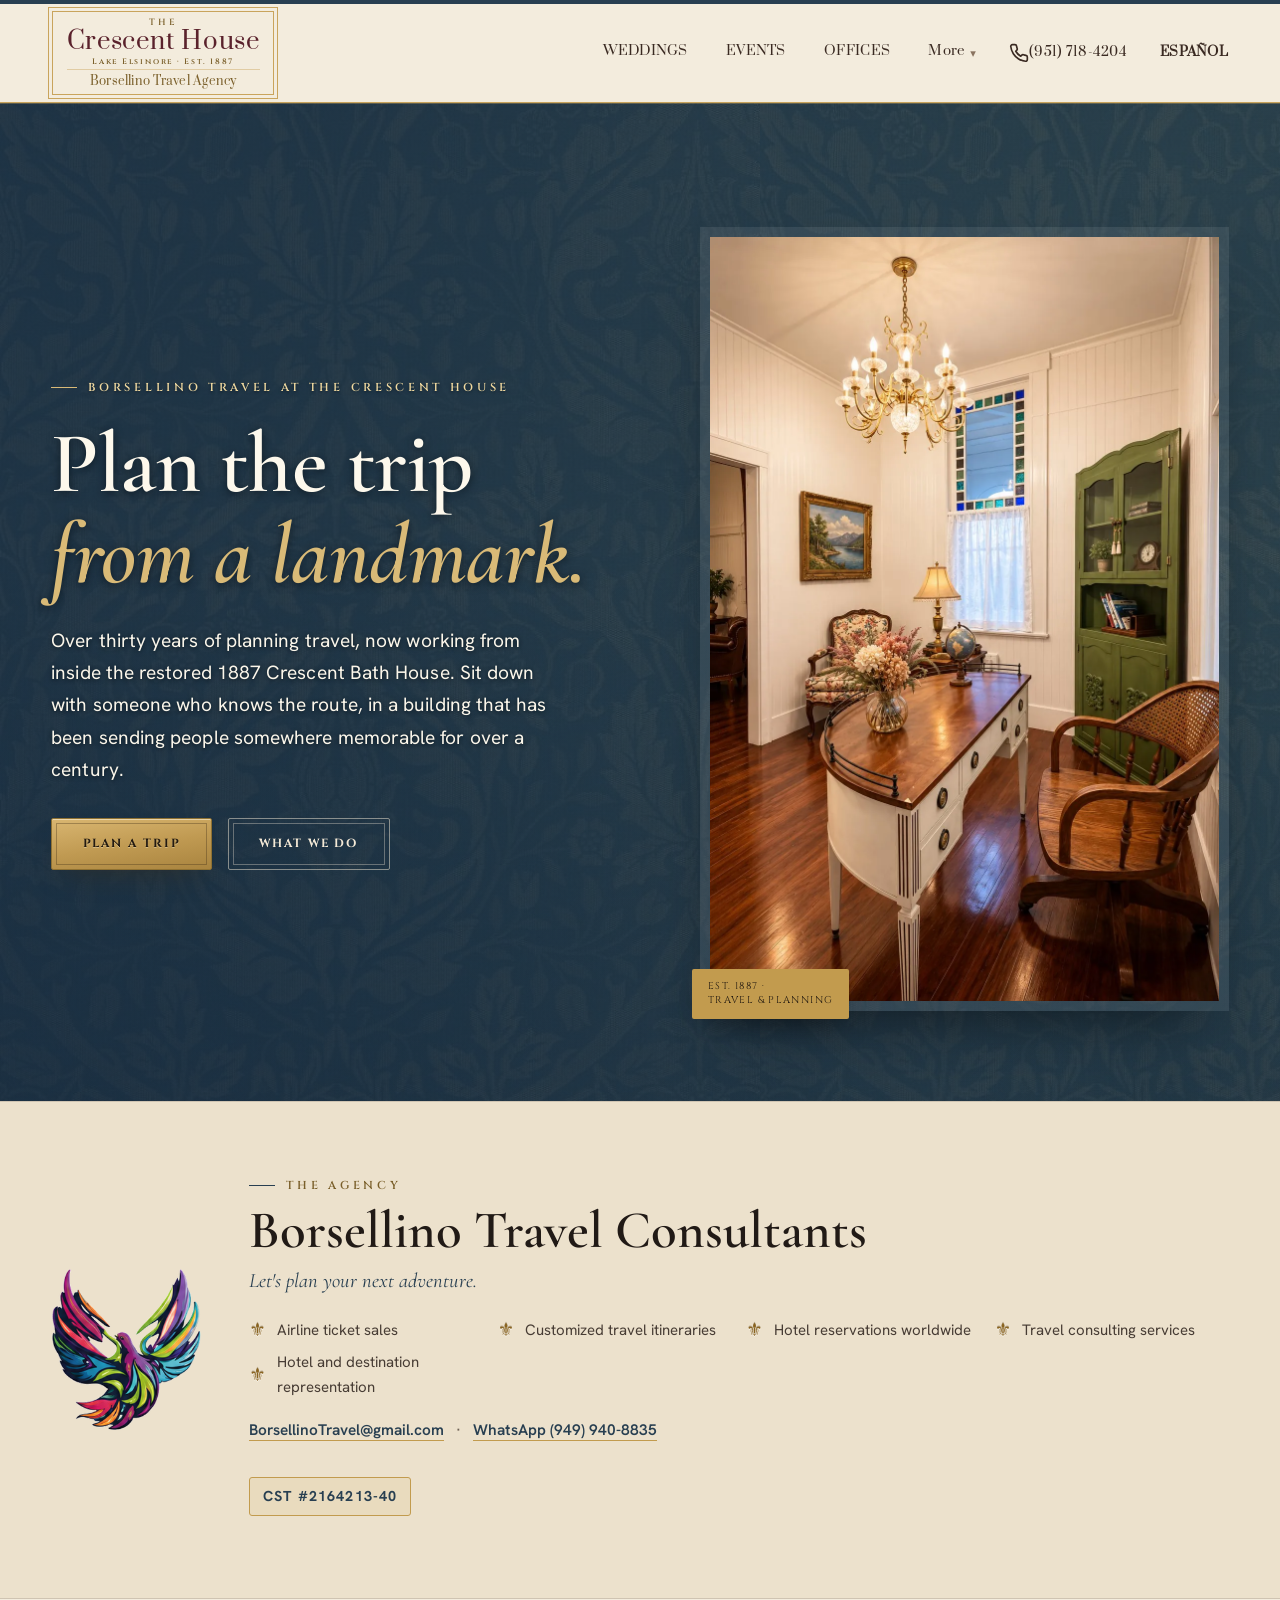
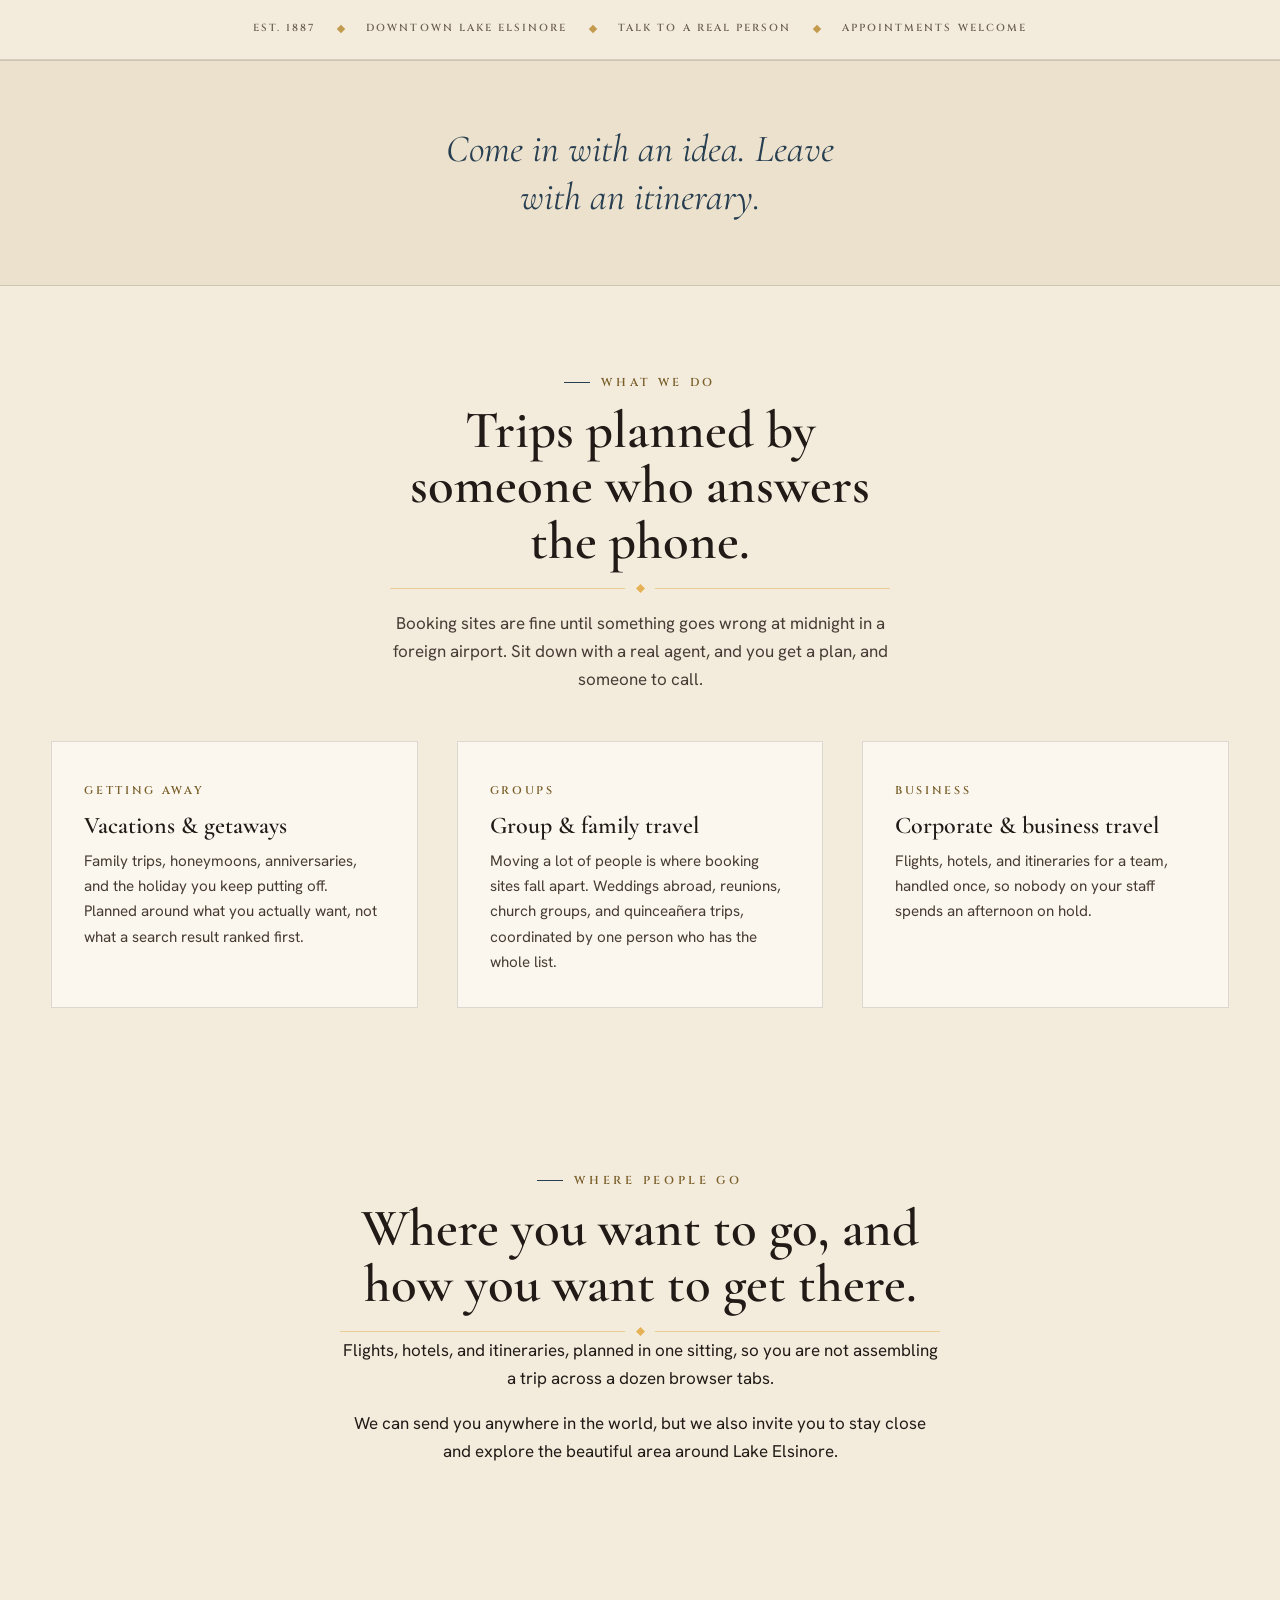
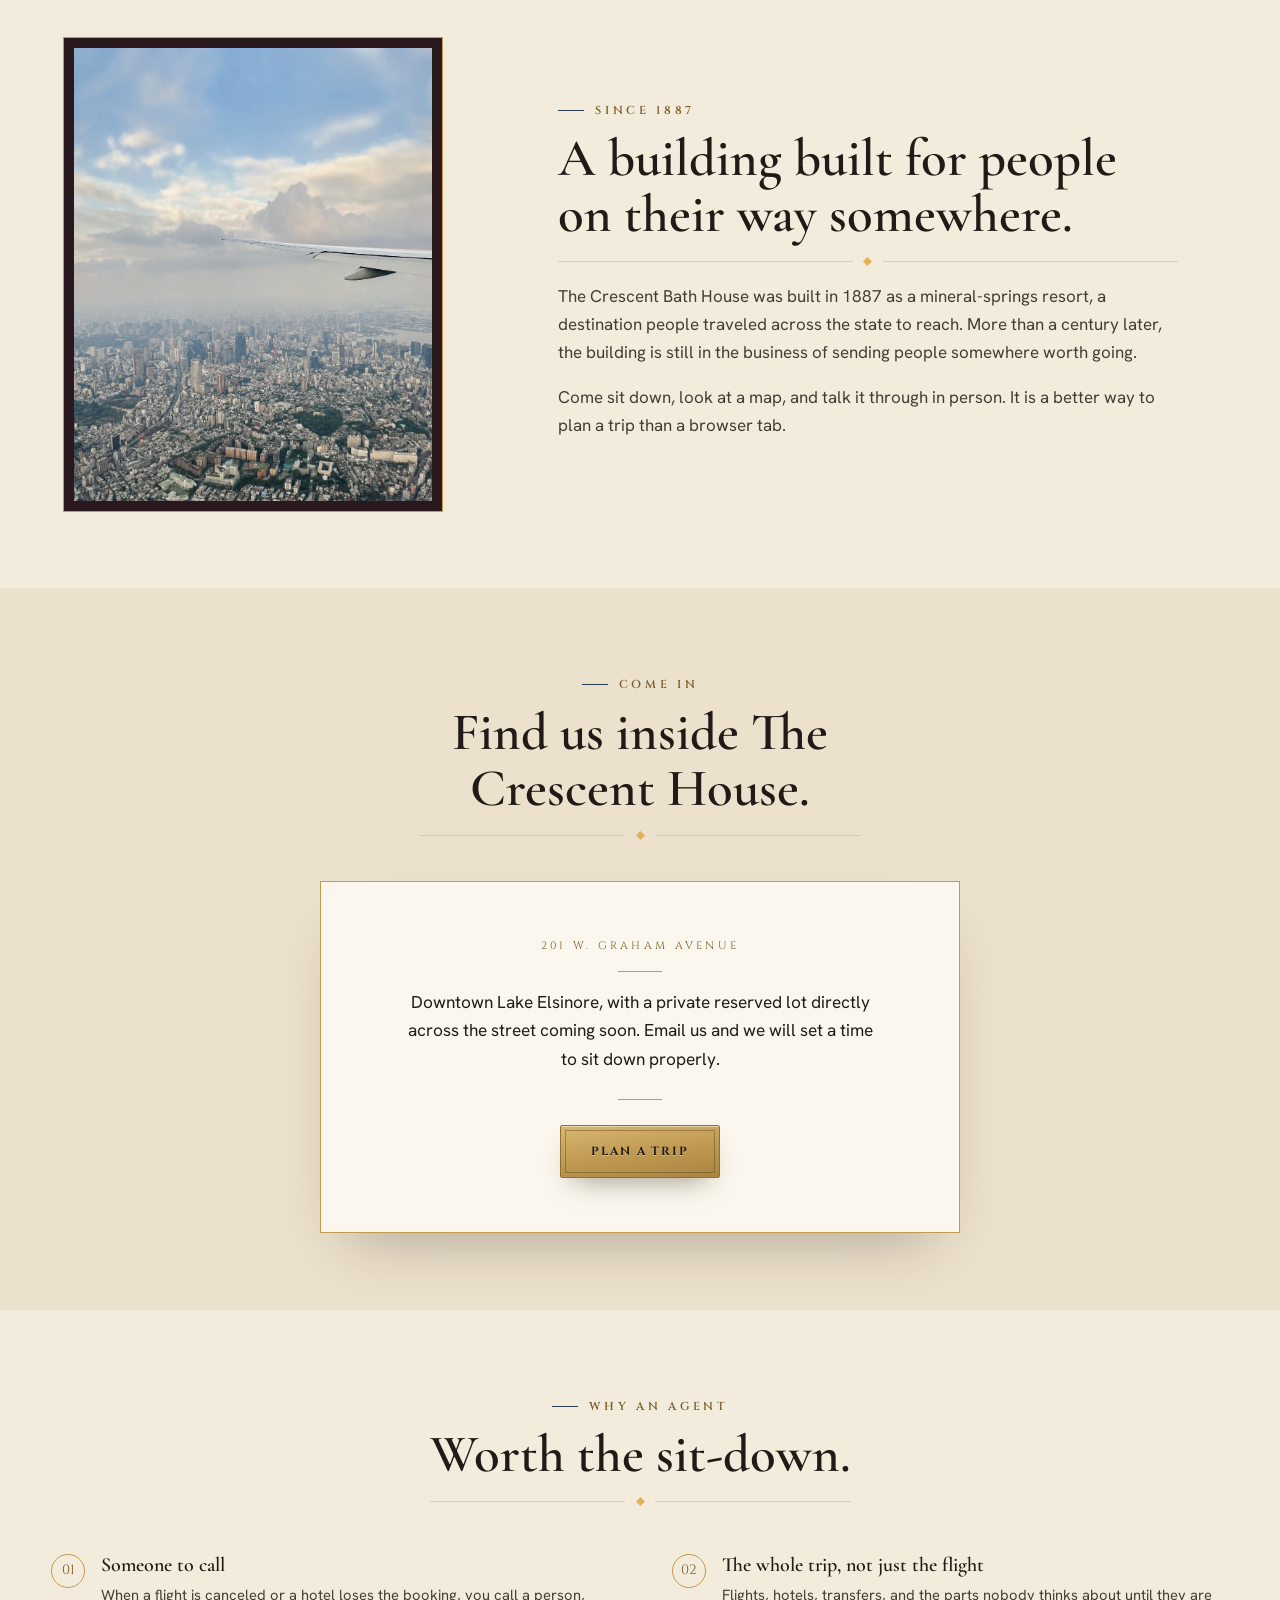
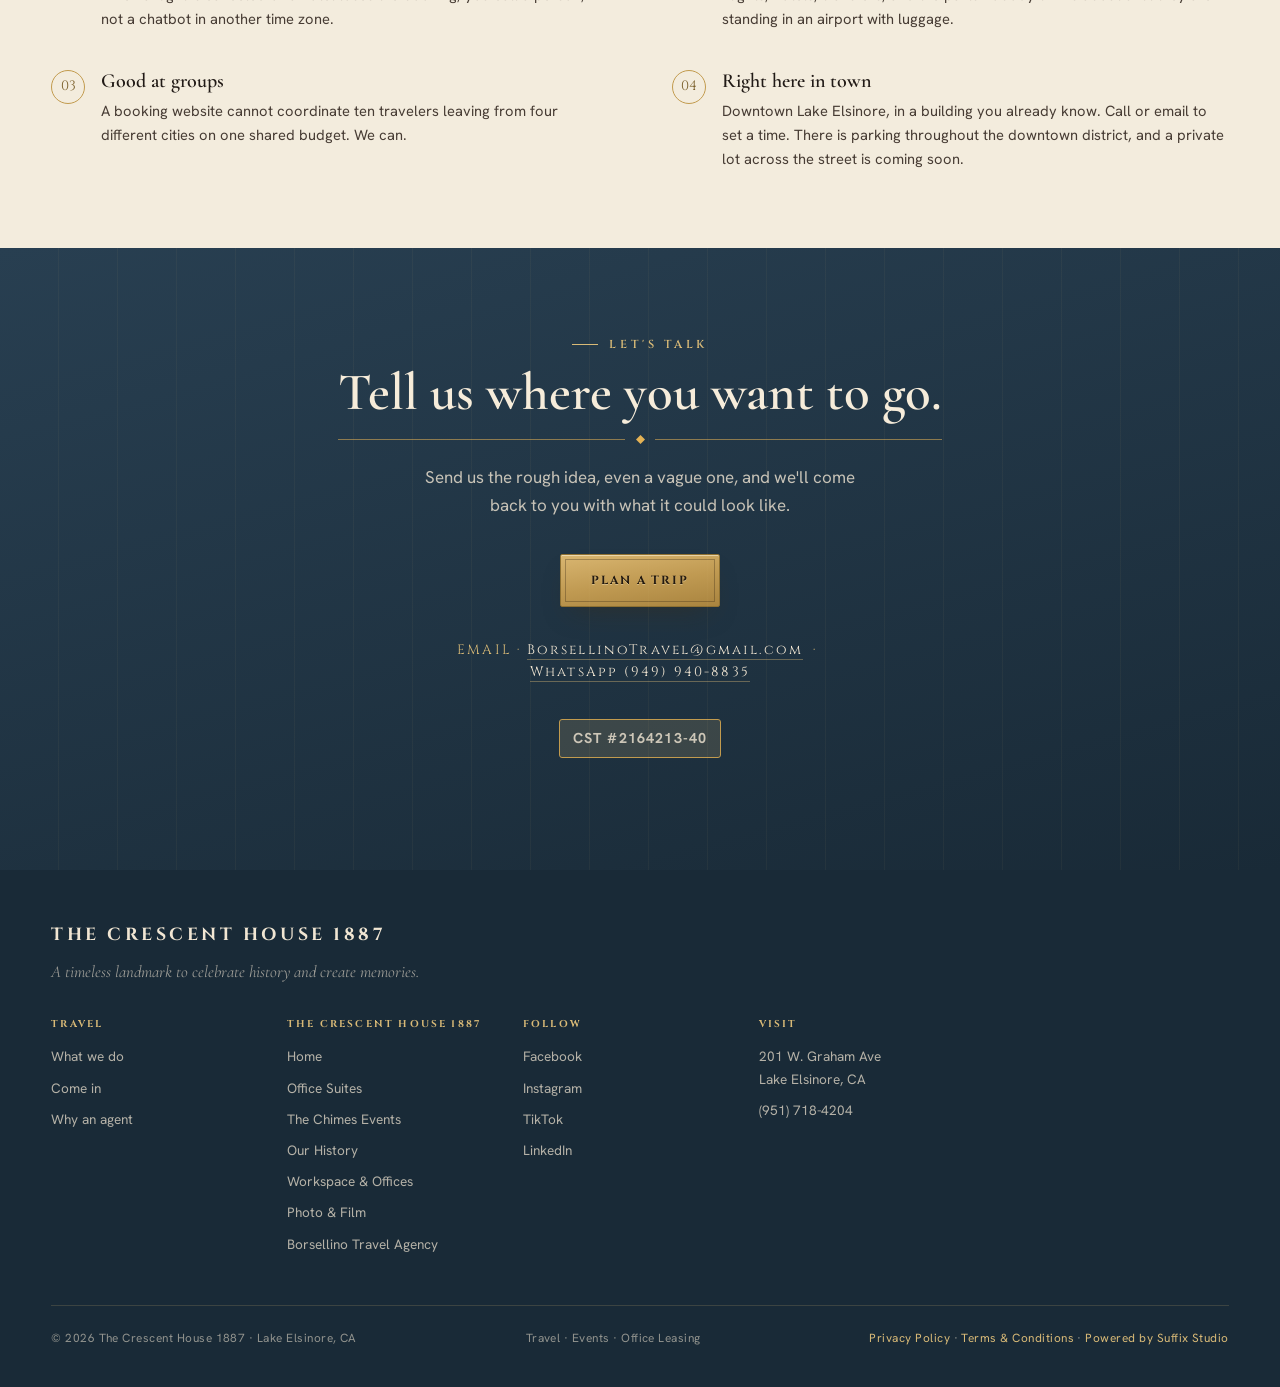
<file: borsellino-travel.html>
<!DOCTYPE html>
<html lang="en">
<head>
<meta charset="UTF-8" />
<meta name="viewport" content="width=device-width, initial-scale=1.0" />
  <meta name="theme-color" content="#283F51" />
<meta name="color-scheme" content="light" />
<meta name="description" content="A travel agency inside the historic 1887 Crescent Bath House in downtown Lake Elsinore. Vacations, group travel, and business trips planned by a real person." />
<link rel="icon" href="data:image/svg+xml,%3Csvg xmlns='http://www.w3.org/2000/svg' viewBox='0 0 32 32'%3E%3Crect width='32' height='32' rx='7' fill='%232F4A3A'/%3E%3Ctext x='16' y='23' font-family='Georgia,serif' font-weight='700' font-size='21' fill='%23F3ECDD' text-anchor='middle'%3EC%3C/text%3E%3C/svg%3E" />
  <link rel="apple-touch-icon" href="apple-touch-icon.png" />
<meta property="og:type" content="business.business" />
<meta property="og:title" content="Travel" />
<meta property="og:description" content="A travel agency inside the historic 1887 Crescent Bath House in downtown Lake Elsinore. Vacations, group travel, and business trips planned by a real person." />
<meta property="og:image" content="https://thecrescenthouse1887.com/images/og/borsellino-travel.jpg" />
<meta property="og:url" content="https://thecrescenthouse1887.com/borsellino-travel.html" />
  <link rel="canonical" href="https://thecrescenthouse1887.com/borsellino-travel.html" />
<meta name="twitter:card" content="summary_large_image" />
<meta name="twitter:title" content="Travel | Lake Elsinore" />
<meta name="twitter:description" content="A travel agency inside the historic 1887 Crescent Bath House in downtown Lake Elsinore. Vacations, group travel, and business trips planned by a real person." />
<meta name="twitter:image" content="https://thecrescenthouse1887.com/images/og/borsellino-travel.jpg" />
<title>Borsellino Travel | Travel Agency in Lake Elsinore</title>
<link rel="preconnect" href="https://fonts.googleapis.com" />
<link rel="preconnect" href="https://fonts.gstatic.com" crossorigin />
<link href="https://fonts.googleapis.com/css2?family=Old+Standard+TT:ital,wght@0,400;0,700;1,400&amp;family=Playfair+Display+SC:wght@400;700&amp;family=Prata&amp;family=Cinzel:wght@500;600;700&amp;family=Cormorant+Garamond:ital,wght@0,500;0,600;0,700;1,500&amp;family=Hanken+Grotesk:wght@400;500;600;700&amp;display=swap" rel="stylesheet" />

<link rel="stylesheet" href="styles.css" />
<link rel="stylesheet" href="interior.css" />
<style>
  /* ---- only this page's own styling ---- */
  :root{color-scheme: light;
    --ink:#211A16;--forest:#283F51;--forest-deep:#192A37;--brass:#C29B4E;--brass-light:#D9BA77;--brass-deep:#9A7B33;
    --parchment:#F3ECDD;--parchment-2:#ECE1CC;--cream-card:#FBF7EE;--smoke:#8A7B6A;--line:rgba(33,26,22,.14);
    --accent:var(--forest); --accent-deep:var(--forest-deep);}
  body{margin:0;background:#F3ECDD;border-top:4px solid var(--forest);color:#211A16;font-family:"Hanken Grotesk",system-ui,-apple-system,Segoe UI,sans-serif;font-size:17px;line-height:1.65;-webkit-font-smoothing:antialiased;overflow-wrap:break-word;}
  .eyebrow::before{content:"";width:26px;height:1px;background:var(--forest);display:inline-block;}
  .section{padding:clamp(4rem,6vw,6rem) 0;}
  .dd-toggle{font-size:.9rem;font-weight:500;color:var(--ink);text-decoration:none;background:none;border:none;cursor:pointer;font-family:inherit;padding:0;white-space:nowrap;}
  .dd-toggle{display:inline-flex;align-items:center;gap:.35rem;}
  .hero{position:relative;background:linear-gradient(165deg,var(--forest) 0%,var(--forest-deep) 100%);color:#F1E6D3;overflow:hidden;}
  .hero .btn-ghost:hover{background:#F4E9D6;color:var(--forest-deep);}
  .hero-photo img{display:block;width:100%;height:100%;object-fit:cover;aspect-ratio:2/3;background:#192A37;}
  .steps{background:var(--cream-card);border-top:1px solid var(--line);border-bottom:1px solid var(--line);}
  .quote-band{background:var(--parchment-2);border-top:1px solid var(--line);border-bottom:1px solid var(--line);}
  .charm img{width:100%;max-width:380px;margin-inline:auto;aspect-ratio:4/5;object-fit:cover;display:block;border:1px solid var(--brass);padding:10px;background:#2b1a20;filter:sepia(.06) contrast(1.02);}
  .final{background:linear-gradient(165deg,var(--forest),var(--forest-deep));color:#F1E6D3;text-align:center;position:relative;overflow:hidden;}
  footer{background:var(--forest-deep);color:rgba(241,230,211,.72);padding:3.2rem 0 2.4rem;}
  .modal-head{background:linear-gradient(160deg,var(--forest),var(--forest-deep));color:#F4E9D6;padding:1.8rem 2rem 1.6rem;position:relative;}
  .charm img{cursor:zoom-in;}
  @media(max-width:1024px){
    .dd-toggle{width:100%;justify-content:space-between;}
  }
  @media(max-width:520px){
    body{font-size:16px;}
  }
  @media (prefers-color-scheme: dark){
    body{background:#F3ECDD !important;}
    body{color:#211A16 !important;}
    .dd-toggle{color:#4a3f36 !important;}
    .quote-band{background:#ECE1CC !important;}
    .final{background:#283F51 !important;color:#F1E6D3 !important;}
    .hero{background:#283F51 !important;color:#F1E6D3 !important;}
    footer{background:#192A37 !important;}
  }

/* ---- Borsellino Travel ---- */
.bors-band{background:var(--parchment-2);border-top:1px solid var(--line);
  border-bottom:1px solid var(--line);padding:clamp(2.6rem,5vw,4rem) 0;}
.bors{display:grid;grid-template-columns:auto minmax(0,1fr);gap:clamp(1.5rem,4vw,3rem);
  align-items:center;}
.bors-logo{width:clamp(110px,13vw,150px);height:auto;justify-self:center;}
.bors-body h2{margin-top:.5rem;}
.bors-tag{font-family:"Cormorant Garamond",serif;font-style:italic;font-size:1.28rem;
  color:var(--accent);margin-top:.35rem;}
.bors-services{list-style:none;padding:0;margin:1.1rem 0 0;display:grid;
  grid-template-columns:repeat(auto-fit,minmax(210px,1fr));gap:.3rem .9rem;}
.bors-services li{display:flex;align-items:center;font-size:.94rem;color:#473c34;}

.bors-contact{margin-top:1.15rem;font-weight:600;font-size:.96rem;}
.bors-contact a{color:var(--accent);text-decoration:none;border-bottom:1px solid var(--brass);}
.bors-contact a:hover{color:var(--brass);}
.bors-contact .sep{color:var(--smoke-ink);margin:0 .5rem;}

/* California requires the seller of travel registration number to be displayed
   clearly and conspicuously on advertising that sells travel, so this is a real
   line of text, not fine print. Written as "CST #" on purpose: spelling out
   "Seller of Travel" would legally oblige us to add a non-approval disclaimer. */
.cst{display:inline-block;margin-top:1rem;padding:.42rem .8rem;
  font-family:"Hanken Grotesk",sans-serif;font-size:.9rem;font-weight:700;
  letter-spacing:.08em;color:var(--accent);background:rgba(217,186,119,.16);
  border:1px solid var(--brass);border-radius:3px;}
.cst-foot{margin-top:1.4rem;}

/* the wide sunset photo, given the full width it was shot for */
.wing-band{position:relative;overflow:hidden;height:clamp(200px,30vw,380px);}
.wing-band img{width:100%;height:100%;object-fit:cover;display:block;}

/* the two upright photos */
.dest-grid{display:grid;grid-template-columns:repeat(2,minmax(0,1fr));
  gap:clamp(1rem,2.4vw,1.7rem);margin-top:clamp(2rem,4vw,3rem);}
.dest-tile{margin:0;border:1px solid var(--line);border-radius:5px;overflow:hidden;
  background:var(--cream-card);}
.dest-tile img{width:100%;aspect-ratio:4/5;object-fit:cover;display:block;}
.dest-tile figcaption{padding:.8rem 1rem;font-size:.88rem;font-weight:600;
  color:var(--accent);letter-spacing:.02em;}

@media (max-width:680px){
  .bors{grid-template-columns:1fr;text-align:center;}
  .bors-services{grid-template-columns:1fr;text-align:left;max-width:19rem;margin-inline:auto;}
  .dest-grid{grid-template-columns:1fr;}
}

/* the honeypot. Invisible to people. Bots fill it in and get dropped. */
.hp{position:absolute;left:-9999px;width:1px;height:1px;overflow:hidden;}
@media (max-width:640px){
}

@media(min-width:1025px){}
@media(max-width:1024px){}
section.hero{padding-top:clamp(1.4rem,3vw,2.2rem);}
</style>
<script type="application/ld+json">
{
  "@context": "https://schema.org",
  "@type": [
    "EventVenue",
    "LocalBusiness",
    "TouristAttraction",
    "LandmarksOrHistoricalBuildings"
  ],
  "@id": "https://thecrescenthouse1887.com/#organization",
  "name": "The Crescent House 1887",
  "alternateName": [
    "The Chimes",
    "The Crescent House",
    "Crescent Bath House",
    "Crescent Bathhouse"
  ],
  "description": "Historic 1887 landmark in downtown Lake Elsinore, home to a restored event and banquet venue, with boutique office suites in the same building.",
  "foundingDate": "1887",
  "url": "https://thecrescenthouse1887.com",
  "telephone": "+1-951-718-4204",
  "email": "info@thecrescenthouse1887.com",
  "address": {
    "@type": "PostalAddress",
    "streetAddress": "201 W. Graham Avenue",
    "addressLocality": "Lake Elsinore",
    "addressRegion": "CA",
    "postalCode": "92530",
    "addressCountry": "US"
  },
  "geo": {
    "@type": "GeoCoordinates",
    "latitude": 33.6686208,
    "longitude": -117.3291812
  },
  "hasMap": "https://www.google.com/maps/search/?api=1&query=The%20Crescent%20House%2C%20201%20W%20Graham%20Ave%2C%20Lake%20Elsinore%2C%20CA%2092530&query_place_id=ChIJpys4Qxyb3IARfDXrHLcU5A4",
  "sameAs": [
    "https://www.facebook.com/thecrescent1887",
    "https://www.instagram.com/thecrescenthouse1887",
    "https://www.tiktok.com/@thecrescent1887",
    "https://www.linkedin.com/company/the-crescent-house/"
  ],
  "image": [
    "https://thecrescenthouse1887.com/images/home-hero-facade.jpg",
    "https://thecrescenthouse1887.com/images/property-aerial.jpg"
  ],
  "openingHoursSpecification": [
    {
      "@type": "OpeningHoursSpecification",
      "dayOfWeek": [
        "Monday",
        "Tuesday",
        "Wednesday",
        "Thursday",
        "Friday"
      ],
      "opens": "08:00",
      "closes": "18:00",
      "description": "Workspace and offices"
    },
    {
      "@type": "OpeningHoursSpecification",
      "dayOfWeek": [
        "Friday",
        "Saturday",
        "Sunday"
      ],
      "opens": "09:00",
      "closes": "18:00",
      "description": "Historic tours, by appointment"
    }
  ],
  "priceRange": "$50-$15000",
  "areaServed": [
    {
      "@type": "City",
      "name": "Lake Elsinore"
    },
    {
      "@type": "City",
      "name": "Wildomar"
    },
    {
      "@type": "City",
      "name": "Murrieta"
    },
    {
      "@type": "City",
      "name": "Menifee"
    },
    {
      "@type": "City",
      "name": "Canyon Lake"
    },
    {
      "@type": "City",
      "name": "Temecula"
    },
    {
      "@type": "AdministrativeArea",
      "name": "Riverside County"
    }
  ],
  "amenityFeature": [
    {
      "@type": "LocationFeatureSpecification",
      "name": "Historic 1887 landmark on the National Register of Historic Places",
      "value": true
    },
    {
      "@type": "LocationFeatureSpecification",
      "name": "Indoor and outdoor event spaces",
      "value": true
    },
    {
      "@type": "LocationFeatureSpecification",
      "name": "On-site parking for VIP arrivals",
      "value": true
    },
    {
      "@type": "LocationFeatureSpecification",
      "name": "Street parking in the surrounding downtown district",
      "value": true
    },
    {
      "@type": "LocationFeatureSpecification",
      "name": "Ultrafast wifi",
      "value": true
    },
    {
      "@type": "LocationFeatureSpecification",
      "name": "Mounted TV with HDMI in the boardroom and training center",
      "value": true
    },
    {
      "@type": "LocationFeatureSpecification",
      "name": "Heating and air conditioning",
      "value": true
    },
    {
      "@type": "LocationFeatureSpecification",
      "name": "Catering ready, through a preferred vendor list",
      "value": true
    },
    {
      "@type": "LocationFeatureSpecification",
      "name": "Boutique office suites and shared coworking",
      "value": true
    },
    {
      "@type": "LocationFeatureSpecification",
      "name": "Virtual office and mail handling",
      "value": true
    },
    {
      "@type": "LocationFeatureSpecification",
      "name": "Wheelchair accessible second floor",
      "value": false
    }
  ],
  "department": {
    "@type": "TravelAgency",
    "@id": "https://thecrescenthouse1887.com/#borsellino",
    "name": "Borsellino Travel"
  },
  "identifier": {
    "@type": "PropertyValue",
    "propertyID": "NRHP",
    "name": "National Register of Historic Places reference number",
    "value": "75000453"
  },
  "additionalProperty": [
    {
      "@type": "PropertyValue",
      "propertyID": "https://www.wikidata.org/wiki/Property:P84",
      "name": "Architect",
      "value": "Frank Ferris"
    },
    {
      "@type": "PropertyValue",
      "name": "Added to the National Register of Historic Places",
      "value": "1975-07-30"
    },
    {
      "@type": "PropertyValue",
      "name": "Name on the National Register",
      "value": "Crescent Bathhouse"
    }
  ],
  "containsPlace": [
    {
      "@type": "EventVenue",
      "@id": "https://thecrescenthouse1887.com/#room-rose-garden",
      "name": "Rose Garden",
      "description": "The outdoor garden, used for ceremonies and for the largest receptions."
    },
    {
      "@type": "EventVenue",
      "@id": "https://thecrescenthouse1887.com/#room-fountain-plaza",
      "name": "Fountain Plaza",
      "description": "The open air courtyard, used for dinner and dancing."
    },
    {
      "@type": "EventVenue",
      "@id": "https://thecrescenthouse1887.com/#room-the-library-speakeasy",
      "name": "The Library Speakeasy",
      "description": "The bar and cocktail room. All cocktail service happens here."
    },
    {
      "@type": "Room",
      "@id": "https://thecrescenthouse1887.com/#room-the-parlor-room",
      "name": "The Parlor Room",
      "description": "A Victorian parlor for smaller gatherings. Standing only, with seating on the furniture in the room. No seated dining."
    },
    {
      "@type": "MeetingRoom",
      "@id": "https://thecrescenthouse1887.com/#room-the-crescent-training-center",
      "name": "The Crescent Training Center",
      "description": "The largest indoor room, with leather chairs, work tables and a mounted TV you can connect to with an HDMI cable.",
      "maximumAttendeeCapacity": 50,
      "additionalProperty": [
        {
          "@type": "PropertyValue",
          "name": "Classroom style",
          "value": 32
        },
        {
          "@type": "PropertyValue",
          "name": "Theater style",
          "value": 50
        }
      ]
    },
    {
      "@type": "MeetingRoom",
      "@id": "https://thecrescenthouse1887.com/#room-the-elsinore-boardroom",
      "name": "The Elsinore Boardroom",
      "description": "The most private room, with an executive table and a door that closes.",
      "maximumAttendeeCapacity": 10,
      "additionalProperty": [
        {
          "@type": "PropertyValue",
          "name": "Seats",
          "value": 10
        }
      ]
    },
    {
      "@type": "MeetingRoom",
      "@id": "https://thecrescenthouse1887.com/#room-the-ferris-suite",
      "name": "The Ferris Suite",
      "description": "Warm wood, vintage detail and natural light. The smallest meeting room.",
      "maximumAttendeeCapacity": 6,
      "additionalProperty": [
        {
          "@type": "PropertyValue",
          "name": "Seats",
          "value": 6
        }
      ]
    },
    {
      "@type": "MeetingRoom",
      "@id": "https://thecrescenthouse1887.com/#room-the-machado-suite",
      "name": "The Machado Suite",
      "description": "Currently under renovation. A versatile work and meeting room.",
      "maximumAttendeeCapacity": 16,
      "additionalProperty": [
        {
          "@type": "PropertyValue",
          "name": "Seats when it opens",
          "value": 16
        }
      ]
    },
    {
      "@type": "Room",
      "@id": "https://thecrescenthouse1887.com/#room-the-chimes-vip-room",
      "name": "The Chimes VIP Room",
      "description": "The room upstairs where the wedding party or the guest of honor gets ready. On the second floor, reached by stairs, as there is no elevator."
    }
  ],
  "hasOfferCatalog": {
    "@type": "OfferCatalog",
    "@id": "https://thecrescenthouse1887.com/#catalog",
    "name": "Rooms, plans and packages at The Crescent House 1887",
    "itemListElement": [
      {
        "@type": "OfferCatalog",
        "@id": "https://thecrescenthouse1887.com/#catalog-wedding-packages",
        "name": "Wedding packages",
        "itemListElement": [
          {
            "@type": "Offer",
            "name": "Intimate wedding package",
            "description": "10 to 50 guests. Micro-weddings, ceremony on site, five hours of event time, tables and chairs included, and an on-site coordinator.",
            "url": "https://thecrescenthouse1887.com/weddings.html#packages",
            "priceCurrency": "USD",
            "price": "3000",
            "priceSpecification": {
              "@type": "PriceSpecification",
              "@id": "https://thecrescenthouse1887.com/weddings.html#package-intimate-price",
              "priceCurrency": "USD",
              "minPrice": 3000,
              "valueAddedTaxIncluded": false
            },
            "availability": "https://schema.org/InStock",
            "itemOffered": {
              "@type": "Service",
              "name": "Intimate wedding package",
              "serviceType": "Wedding and event venue rental"
            },
            "@id": "https://thecrescenthouse1887.com/#offer-wedding-intimate"
          },
          {
            "@type": "Offer",
            "name": "Classic wedding package",
            "description": "50 to 99 guests. Ceremony and reception, five hours of event time, tables, chairs and setup, and The Library Speakeasy for cocktail hour.",
            "url": "https://thecrescenthouse1887.com/weddings.html#packages",
            "priceCurrency": "USD",
            "price": "6000",
            "priceSpecification": {
              "@type": "PriceSpecification",
              "@id": "https://thecrescenthouse1887.com/weddings.html#package-classic-price",
              "priceCurrency": "USD",
              "minPrice": 6000,
              "valueAddedTaxIncluded": false
            },
            "availability": "https://schema.org/InStock",
            "itemOffered": {
              "@type": "Service",
              "name": "Classic wedding package",
              "serviceType": "Wedding and event venue rental"
            },
            "@id": "https://thecrescenthouse1887.com/#offer-wedding-classic"
          },
          {
            "@type": "Offer",
            "name": "Grand wedding package",
            "description": "100 to 200 guests. Ceremony, dining and dancing across all event spaces indoor and out, five hours of event time, tables, chairs and setup, The Chimes VIP Room included, and a dedicated event lead.",
            "url": "https://thecrescenthouse1887.com/weddings.html#packages",
            "priceCurrency": "USD",
            "price": "12000",
            "priceSpecification": {
              "@type": "PriceSpecification",
              "@id": "https://thecrescenthouse1887.com/weddings.html#package-grand-price",
              "priceCurrency": "USD",
              "minPrice": 12000,
              "valueAddedTaxIncluded": false
            },
            "availability": "https://schema.org/InStock",
            "itemOffered": {
              "@type": "Service",
              "name": "Grand wedding package",
              "serviceType": "Wedding and event venue rental"
            },
            "@id": "https://thecrescenthouse1887.com/#offer-wedding-grand"
          },
          {
            "@type": "Offer",
            "name": "Extravaganza wedding package",
            "description": "Up to 300 guests. Every event space indoor and out, five hours of event time plus an extra hour beforehand for photos, the Rose Garden and Fountain Plaza, one hour in The Library Speakeasy, The Chimes VIP Room included, and a dedicated event lead.",
            "url": "https://thecrescenthouse1887.com/weddings.html#packages",
            "priceCurrency": "USD",
            "price": "15000",
            "priceSpecification": {
              "@type": "PriceSpecification",
              "@id": "https://thecrescenthouse1887.com/weddings.html#package-extravaganza-price",
              "priceCurrency": "USD",
              "minPrice": 15000,
              "valueAddedTaxIncluded": false
            },
            "availability": "https://schema.org/InStock",
            "itemOffered": {
              "@type": "Service",
              "name": "Extravaganza wedding package",
              "serviceType": "Wedding and event venue rental"
            },
            "@id": "https://thecrescenthouse1887.com/#offer-wedding-extravaganza"
          }
        ]
      },
      {
        "@type": "OfferCatalog",
        "@id": "https://thecrescenthouse1887.com/#catalog-meeting-rooms",
        "name": "Meeting rooms",
        "itemListElement": [
          {
            "@type": "Offer",
            "@id": "https://thecrescenthouse1887.com/#offer-room-the-crescent-training-center",
            "name": "The Crescent Training Center",
            "description": "Hire by the hour at $250, the half day of four hours at $650, or the full day of eight at $1,200.",
            "priceCurrency": "USD",
            "price": "250",
            "priceSpecification": [
              {
                "@type": "UnitPriceSpecification",
                "priceCurrency": "USD",
                "price": 250,
                "unitText": "hour",
                "unitCode": "HUR"
              },
              {
                "@type": "UnitPriceSpecification",
                "priceCurrency": "USD",
                "price": 650,
                "unitText": "half day, 4 hours"
              },
              {
                "@type": "UnitPriceSpecification",
                "priceCurrency": "USD",
                "price": 1200,
                "unitText": "full day, 8 hours"
              }
            ],
            "availability": "https://schema.org/InStock",
            "itemOffered": {
              "@type": "Service",
              "name": "The Crescent Training Center hire",
              "serviceType": "Meeting room hire"
            }
          },
          {
            "@type": "Offer",
            "@id": "https://thecrescenthouse1887.com/#offer-room-the-elsinore-boardroom",
            "name": "The Elsinore Boardroom",
            "description": "Hire by the hour at $150, the half day of four hours at $350, or the full day of eight at $750.",
            "priceCurrency": "USD",
            "price": "150",
            "priceSpecification": [
              {
                "@type": "UnitPriceSpecification",
                "priceCurrency": "USD",
                "price": 150,
                "unitText": "hour",
                "unitCode": "HUR"
              },
              {
                "@type": "UnitPriceSpecification",
                "priceCurrency": "USD",
                "price": 350,
                "unitText": "half day, 4 hours"
              },
              {
                "@type": "UnitPriceSpecification",
                "priceCurrency": "USD",
                "price": 750,
                "unitText": "full day, 8 hours"
              }
            ],
            "availability": "https://schema.org/InStock",
            "itemOffered": {
              "@type": "Service",
              "name": "The Elsinore Boardroom hire",
              "serviceType": "Meeting room hire"
            }
          },
          {
            "@type": "Offer",
            "@id": "https://thecrescenthouse1887.com/#offer-room-the-ferris-suite",
            "name": "The Ferris Suite",
            "description": "Hire by the hour at $75, the half day of four hours at $250, or the full day of eight at $600.",
            "priceCurrency": "USD",
            "price": "75",
            "priceSpecification": [
              {
                "@type": "UnitPriceSpecification",
                "priceCurrency": "USD",
                "price": 75,
                "unitText": "hour",
                "unitCode": "HUR"
              },
              {
                "@type": "UnitPriceSpecification",
                "priceCurrency": "USD",
                "price": 250,
                "unitText": "half day, 4 hours"
              },
              {
                "@type": "UnitPriceSpecification",
                "priceCurrency": "USD",
                "price": 600,
                "unitText": "full day, 8 hours"
              }
            ],
            "availability": "https://schema.org/InStock",
            "itemOffered": {
              "@type": "Service",
              "name": "The Ferris Suite hire",
              "serviceType": "Meeting room hire"
            }
          },
          {
            "@type": "Offer",
            "@id": "https://thecrescenthouse1887.com/#offer-room-the-machado-suite",
            "name": "The Machado Suite",
            "description": "Hire by the hour at $150, the half day of four hours at $350, or the full day of eight at $750. Currently under renovation.",
            "priceCurrency": "USD",
            "price": "150",
            "priceSpecification": [
              {
                "@type": "UnitPriceSpecification",
                "priceCurrency": "USD",
                "price": 150,
                "unitText": "hour",
                "unitCode": "HUR"
              },
              {
                "@type": "UnitPriceSpecification",
                "priceCurrency": "USD",
                "price": 350,
                "unitText": "half day, 4 hours"
              },
              {
                "@type": "UnitPriceSpecification",
                "priceCurrency": "USD",
                "price": 750,
                "unitText": "full day, 8 hours"
              }
            ],
            "availability": "https://schema.org/PreOrder",
            "itemOffered": {
              "@type": "Service",
              "name": "The Machado Suite hire",
              "serviceType": "Meeting room hire"
            }
          }
        ]
      },
      {
        "@type": "OfferCatalog",
        "@id": "https://thecrescenthouse1887.com/#catalog-workspace-and-virtual-office",
        "name": "Workspace and virtual office",
        "itemListElement": [
          {
            "@type": "Offer",
            "@id": "https://thecrescenthouse1887.com/#offer-day-pass",
            "name": "Day Pass",
            "description": "A full day in the building whenever you need it. No membership required.",
            "priceCurrency": "USD",
            "availability": "https://schema.org/InStock",
            "itemOffered": {
              "@type": "Service",
              "name": "Day Pass",
              "serviceType": "Workspace and virtual office"
            },
            "price": "50",
            "priceSpecification": [
              {
                "@type": "UnitPriceSpecification",
                "priceCurrency": "USD",
                "price": 50,
                "unitText": "day"
              }
            ]
          },
          {
            "@type": "Offer",
            "@id": "https://thecrescenthouse1887.com/#offer-tradition",
            "name": "Tradition",
            "description": "The virtual office plan. Business address at 201 W. Graham Avenue, a dedicated mailbox, and unlimited open seating in the shared rooms. Quoted monthly.",
            "priceCurrency": "USD",
            "availability": "https://schema.org/InStock",
            "itemOffered": {
              "@type": "Service",
              "name": "Tradition",
              "serviceType": "Workspace and virtual office"
            }
          },
          {
            "@type": "Offer",
            "@id": "https://thecrescenthouse1887.com/#offer-legacy",
            "name": "Legacy",
            "description": "Everything in Tradition, plus a semi-private furnished 10 by 10 office suite with up to 40 hours a month. Quoted monthly.",
            "priceCurrency": "USD",
            "availability": "https://schema.org/InStock",
            "itemOffered": {
              "@type": "Service",
              "name": "Legacy",
              "serviceType": "Workspace and virtual office"
            }
          },
          {
            "@type": "Offer",
            "@id": "https://thecrescenthouse1887.com/#offer-heritage",
            "name": "Heritage",
            "description": "Everything in Tradition, plus a semi-private furnished 10 by 10 office suite with up to 80 hours a month. Quoted monthly.",
            "priceCurrency": "USD",
            "availability": "https://schema.org/InStock",
            "itemOffered": {
              "@type": "Service",
              "name": "Heritage",
              "serviceType": "Workspace and virtual office"
            }
          }
        ]
      }
    ]
  },
  "subOrganization": {
    "@type": "Organization",
    "@id": "https://thecrescenthouse1887.com/#thechimes",
    "name": "The Chimes",
    "alternateName": [
      "The Chimes Events",
      "The Chimes Venue"
    ],
    "description": "The event and banquet venue inside The Crescent House 1887. Weddings, quinceañeras, social celebrations and corporate gatherings.",
    "url": "https://thecrescenthouse1887.com/chimes-events.html",
    "telephone": "+1-951-718-4204",
    "email": "info@thechimesevents.com",
    "parentOrganization": {
      "@id": "https://thecrescenthouse1887.com/#organization"
    }
  }
}
</script>
<script type="application/ld+json">
{
  "@context": "https://schema.org",
  "@type": "TravelAgency",
  "@id": "https://thecrescenthouse1887.com/#borsellino",
  "name": "Borsellino Travel",
  "alternateName": [
    "Borsellino Travel Agency",
    "Borsellino Travel Consultants"
  ],
  "description": "A travel agency inside the historic 1887 Crescent Bath House in downtown Lake Elsinore. Vacations, group travel, and business trips planned by a real person.",
  "url": "https://thecrescenthouse1887.com/borsellino-travel.html",
  "telephone": "+1-951-718-4204",
  "email": "BorsellinoTravel@gmail.com",
  "address": {
    "@type": "PostalAddress",
    "streetAddress": "201 W. Graham Avenue",
    "addressLocality": "Lake Elsinore",
    "addressRegion": "CA",
    "postalCode": "92530",
    "addressCountry": "US"
  },
  "geo": {
    "@type": "GeoCoordinates",
    "latitude": 33.6686208,
    "longitude": -117.3291812
  },
  "areaServed": [
    {
      "@type": "City",
      "name": "Lake Elsinore"
    },
    {
      "@type": "City",
      "name": "Wildomar"
    },
    {
      "@type": "City",
      "name": "Murrieta"
    },
    {
      "@type": "City",
      "name": "Menifee"
    },
    {
      "@type": "City",
      "name": "Canyon Lake"
    },
    {
      "@type": "City",
      "name": "Temecula"
    },
    {
      "@type": "AdministrativeArea",
      "name": "Riverside County"
    }
  ],
  "parentOrganization": {
    "@id": "https://thecrescenthouse1887.com/#organization"
  }
}
</script>
<script type="application/ld+json">
{
  "@context": "https://schema.org",
  "@type": "WebPage",
  "@id": "https://thecrescenthouse1887.com/borsellino-travel.html#webpage",
  "url": "https://thecrescenthouse1887.com/borsellino-travel.html",
  "name": "Borsellino Travel | Travel Agency in Lake Elsinore",
  "isPartOf": {
    "@type": "WebSite",
    "@id": "https://thecrescenthouse1887.com/#website",
    "name": "The Crescent House 1887",
    "url": "https://thecrescenthouse1887.com",
    "publisher": {
      "@id": "https://thecrescenthouse1887.com/#organization"
    }
  },
  "about": {
    "@id": "https://thecrescenthouse1887.com/#organization"
  },
  "publisher": {
    "@id": "https://thecrescenthouse1887.com/#organization"
  },
  "inLanguage": [
    "en-US",
    "es"
  ],
  "description": "A travel agency inside the historic 1887 Crescent Bath House in downtown Lake Elsinore. Vacations, group travel, and business trips planned by a real person.",
  "breadcrumb": {
    "@id": "https://thecrescenthouse1887.com/borsellino-travel.html#breadcrumb"
  }
}
</script>
<script type="application/ld+json">
{
  "@context": "https://schema.org",
  "@type": "BreadcrumbList",
  "@id": "https://thecrescenthouse1887.com/borsellino-travel.html#breadcrumb",
  "itemListElement": [
    {
      "@type": "ListItem",
      "position": 1,
      "name": "Home",
      "item": "https://thecrescenthouse1887.com"
    },
    {
      "@type": "ListItem",
      "position": 2,
      "name": "Borsellino Travel Agency"
    }
  ]
}
</script>
</head>
<body class="theme-forest">
    <a class="skip-link" href="#main" data-es="Saltar al contenido">Skip to content</a>
    

<!-- ===================== NAV ===================== -->
<header class="nav">
  <div class="nav-inner">
    <a href="index.html" class="wordmark"><span class="wm-frame"><span class="wm-the">THE</span><span class="wm-name">Crescent House</span><span class="wm-est" data-es="Lake Elsinore .  Fundada en 1887">Lake Elsinore &middot; Est. 1887</span><span class="wm-page" data-es="Borsellino Travel Agency">Borsellino Travel Agency</span></span><span class="a11y-only" data-es=", inicio">, home</span></a>
    <nav class="nav-links" id="navLinks" aria-label="Primary" data-es-aria="Principal">
        <div class="doors">
          <div class="grp"><a class="door" href="weddings.html"><span class="dt" data-es="Bodas">Weddings</span></a></div>
          <div class="grp">
            <a class="door" href="chimes-events.html"><span class="dt" data-es="Eventos">Events</span></a>
            <div class="sub">
              <a href="chimes-events.html" data-es="The Chimes Venue">The Chimes Venue</a>
              <a href="social-events.html#quince" data-es="Quincea&ntilde;eras">Quincea&ntilde;eras</a>
              <a href="social-events.html" data-es="Eventos Sociales">Social Events</a>
              <a href="corporate-events.html" data-es="Eventos Corporativos">Corporate Events</a>
              <a href="social-events.html#library" data-es="The Library Speakeasy">The Library Speakeasy</a>
            </div>
          </div>
          <div class="grp">
            <a class="door" href="workspace.html"><span class="dt" data-es="Oficinas">Offices</span></a>
            <div class="sub">
              <a href="workspace.html" data-es="Espacios de Trabajo y Oficinas">Workspace &amp; Offices</a>
              <a href="virtual-office.html" data-es="Oficina Virtual">Virtual Office</a>
            </div>
          </div>
          <div class="grp grp--more">
            <button class="door door-more" type="button" aria-expanded="false"><span class="dt" data-es="M&aacute;s">More</span><span class="caret" aria-hidden="true">&#9662;</span></button>
            <div class="sub">
              <a href="history-tours.html" data-es="Historia y Recorridos">History &amp; Tours</a>
              <a href="photo-film.html" data-es="Foto y Video">Photo &amp; Film</a>
              <a href="borsellino-travel.html" data-es="Borsellino Travel Agency">Borsellino Travel Agency</a>
              <a href="contact.html" data-es="Contacto">Contact</a>
            </div>
          </div>
        </div>
        <a class="nav-call" href="tel:+19517184204" aria-label="Call The Crescent House 1887 at (951) 718-4204" data-es-aria="Llama a The Crescent House 1887 al (951) 718-4204"><svg viewBox="0 0 24 24" fill="none" stroke="currentColor" stroke-width="2" stroke-linecap="round" stroke-linejoin="round" aria-hidden="true"><path d="M22 16.92v3a2 2 0 0 1-2.18 2 19.8 19.8 0 0 1-8.63-3.07 19.5 19.5 0 0 1-6-6A19.8 19.8 0 0 1 2.12 4.18 2 2 0 0 1 4.11 2h3a2 2 0 0 1 2 1.72c.13.96.36 1.9.7 2.81a2 2 0 0 1-.45 2.11L8.09 9.91a16 16 0 0 0 6 6l1.27-1.27a2 2 0 0 1 2.11-.45c.91.34 1.85.57 2.81.7A2 2 0 0 1 22 16.92z"/></svg>(951) 718-4204</a>
        <button class="lang-toggle" type="button" aria-label="Espa&ntilde;ol, switch this page to Spanish">Espa&ntilde;ol</button>
      </nav>
    <div class="nav-mobile-controls">
      <a class="nav-call-mobile" href="tel:+19517184204" aria-label="Call The Crescent House 1887 at (951) 718-4204" data-es-aria="Llama a The Crescent House 1887 al (951) 718-4204"><svg viewBox="0 0 24 24" fill="none" stroke="currentColor" stroke-width="2" stroke-linecap="round" stroke-linejoin="round" aria-hidden="true"><path d="M22 16.92v3a2 2 0 0 1-2.18 2 19.8 19.8 0 0 1-8.63-3.07 19.5 19.5 0 0 1-6-6A19.8 19.8 0 0 1 2.12 4.18 2 2 0 0 1 4.11 2h3a2 2 0 0 1 2 1.72c.13.96.36 1.9.7 2.81a2 2 0 0 1-.45 2.11L8.09 9.91a16 16 0 0 0 6 6l1.27-1.27a2 2 0 0 1 2.11-.45c.91.34 1.85.57 2.81.7A2 2 0 0 1 22 16.92z"/></svg></a>
      <button class="lang-toggle lang-toggle-m" type="button" aria-label="Espa&ntilde;ol, switch this page to Spanish">Espa&ntilde;ol</button>
      <button class="menu-btn" id="menuBtn" aria-expanded="false" aria-controls="navLinks" data-es="Menú">Menu</button>
    </div>
  </div>
</header>

<main id="main">
    <section class="hero">
  <div class="container">
    <div class="hero-grid">
      <div class="reveal">
        <span class="eyebrow" data-es="Borsellino Travel en The Crescent House">Borsellino Travel at The Crescent House</span>
        <h1 data-es="Planea el viaje&lt;br&gt;&lt;em&gt;desde un lugar emblemático.&lt;/em&gt;">Plan the trip<br><em>from a landmark.</em></h1>
        <p class="lead" data-es="Más de treinta años planeando viajes, ahora desde la restaurada Crescent Bath House de 1887. Siéntese con alguien que conoce la ruta, en un edificio que lleva más de un siglo enviando gente a lugares memorables.">Over thirty years of planning travel, now working from inside the restored 1887 Crescent Bath House. Sit down with someone who knows the route, in a building that has been sending people somewhere memorable for over a century.</p>
        <div class="hero-cta">
          <button class="btn btn-brass" data-modal-open data-interest="travel" data-es="PLANEA UN VIAJE">Plan a trip</button>
          <a href="#services" class="btn btn-ghost" data-es="QUÉ ES LO QUE HACEMOS">What we do</a>
        </div>
      </div>
      <div class="reveal">
        <figure class="hero-photo" style="margin:0;">
          <picture><source type="image/webp" srcset="images/travel-office.webp" fetchpriority="high"><img fetchpriority="high" src="images/travel-office.jpg" data-es-alt="La oficina de Borsellino Travel dentro de The Crescent House, con candelabro, vitral y un escritorio de época"
               alt="The Borsellino Travel office inside The Crescent House, with a chandelier, stained glass, and a period writing desk"  width="1024" height="1536" /></picture>
          <div class="hero-badge" data-es="DESDE. 1887 ·<br>VIAJES Y PLANIFICACIÓN">Est. 1887 ·<br>Travel &amp; Planning</div>
        </figure>
      </div>
    </div>
  </div>
</section>

<section class="bors-band">
  <div class="container bors reveal">
    <img class="bors-logo" src="images/borsellino-logo.png" alt="The Borsellino Travel Consultants bird logo"
         data-es-alt="El logotipo del ave de Borsellino Travel Consultants" width="243" height="260" />
    <div class="bors-body">
      <span class="eyebrow" data-es="La agencia">The agency</span>
      <h2 data-es="Borsellino Travel Consultants">Borsellino Travel Consultants</h2>
      <p class="bors-tag" data-es="Planifiquemos tu próxima aventura.">Let's plan your next adventure.</p>
      <ul class="bors-services">
        <li data-es="Venta de boletos de avión">Airline ticket sales</li>
        <li data-es="Itinerarios de viaje personalizados">Customized travel itineraries</li>
        <li data-es="Reservas de hotel en todo el mundo">Hotel reservations worldwide</li>
        <li data-es="Servicios de consultoría de viajes">Travel consulting services</li>
        <li data-es="Representación de hoteles y destinos">Hotel and destination representation</li>
      </ul>
      <p class="bors-contact">
        <a href="mailto:BorsellinoTravel@gmail.com">BorsellinoTravel@gmail.com</a>
        <span class="sep">·</span>
        <a href="https://wa.me/19499408835"><span data-es="WhatsApp">WhatsApp</span> (949) 940-8835</a>
      </p>
      <p class="cst">CST #2164213-40</p>
    </div>
  </div>
</section>

<section class="facts" aria-label="Travel at a glance" data-es-aria="Un vistazo a los viajes">
  <div class="container facts-row reveal">
    <span class="fact" data-es="Establecida en 1887">Est. 1887</span>
    <span class="fact" data-es="CENTRO HISTÓRICO DE LAKE ELSINORE">Downtown Lake Elsinore</span>
    <span class="fact" data-es="HABLA CON UNA PERSONA REAL">Talk to a real person</span>
    <span class="fact" data-es="CITAS BIENVENIDAS">Appointments welcome</span>
  </div>
</section>

<section class="quote-band">
  <div class="container quote-inner reveal">
    <p data-es="Ven con una idea. Sal con un itinerario.">Come in with an idea. Leave with an itinerary.</p>
  </div>
</section>

<section class="section" id="services">
  <div class="container">
    <div class="reveal sec-center" style="max-width:50ch;">
      <span class="eyebrow" data-es="QUÉ ES LO QUE HACEMOS">What we do</span>
      <h2 style="margin-top:.7rem;" data-es="Viajes planeados por alguien que sí contesta el teléfono.">Trips planned by someone who answers the phone.</h2>
      <p style="color:#473c34;max-width:56ch;margin-top:1rem;" data-es="Las páginas de reserva están bien hasta que algo sale mal a medianoche en un aeropuerto extranjero. Siéntate con un agente de verdad y obtienes un plan y alguien a quien llamar.">Booking sites are fine until something goes wrong at midnight in a foreign airport. Sit down with a real agent, and you get a plan, and someone to call.</p>
    </div>
    <div class="setting">
      <article class="set-card reveal">
        <span class="n" data-es="ESCAPADAS">Getting away</span>
        <h3 data-es="Vacaciones y escapadas">Vacations &amp; getaways</h3>
        <p data-es="Viajes en familia, lunas de miel, aniversarios y esas vacaciones que llevas posponiendo. Planeadas en función de lo que realmente quieres, no de lo que un buscador posicionó primero.">Family trips, honeymoons, anniversaries, and the holiday you keep putting off. Planned around what you actually want, not what a search result ranked first.</p>
      </article>
      <article class="set-card reveal">
        <span class="n" data-es="GRUPOS">Groups</span>
        <h3 data-es="Viajes en grupo y en familia">Group &amp; family travel</h3>
        <p data-es="Mover a mucha gente es donde las páginas de reserva fallan. Bodas en el extranjero, reuniones familiares, grupos de iglesia y viajes de quinceañera, coordinados por una sola persona que tiene la lista completa.">Moving a lot of people is where booking sites fall apart. Weddings abroad, reunions, church groups, and quinceañera trips, coordinated by one person who has the whole list.</p>
      </article>
      <article class="set-card reveal">
        <span class="n" data-es="NEGOCIOS">Business</span>
        <h3 data-es="Viajes corporativos y de negocios">Corporate &amp; business travel</h3>
        <p data-es="Vuelos, hoteles e itinerarios para un equipo, resueltos de una sola vez, para que nadie de tu personal pase una tarde en espera telefónica.">Flights, hotels, and itineraries for a team, handled once, so nobody on your staff spends an afternoon on hold.</p>
      </article>
    </div>
  </div>
</section>

<section class="section dest">
  <div class="container">
    <div class="reveal" style="text-align:center;max-width:60ch;margin:0 auto;">
      <span class="eyebrow" data-es="A dónde va la gente">Where people go</span>
      <h2 style="margin-top:.7rem;" data-es="A dónde quieres ir y cómo quieres llegar.">Where you want to go, and how you want to get there.</h2>
      <p data-es="Vuelos, hoteles e itinerarios, planeados en una sola visita, para que no tengas que armar un viaje en una docena de pestañas del navegador.">Flights, hotels, and itineraries, planned in one sitting, so you are not assembling a trip across a dozen browser tabs.</p>
        <p class="reveal" style="margin-top:1rem;" data-es="Podemos enviarle a cualquier parte del mundo, pero también le invitamos a quedarse cerca y descubrir la belleza de Lake Elsinore.">We can send you anywhere in the world, but we also invite you to stay close and explore the beautiful area around Lake Elsinore.</p>
    </div>
  </div>
</section>

<section class="charm section" id="story">
  <div class="container charm">
      <div class="reveal">
        <picture><source type="image/webp" srcset="images/travel-passports.webp"><img src="images/travel-passports.jpg" loading="lazy" decoding="async" alt="A city spread out far below the wing of an airliner at cruising altitude" data-es-alt="Una ciudad extendida muy por debajo del ala de un avión en pleno vuelo"  width="760" height="949" /></picture>
      </div>
    <div class="reveal">
      <span class="eyebrow" data-es="DESDE 1887">Since 1887</span>
      <h2 style="margin-top:.7rem;" data-es="Un edificio construido para gente en camino a algún lugar.">A building built for people on their way somewhere.</h2>
      <p data-es="La Casa de Baños Crescent se construyó en 1887 como un balneario de aguas termales, un destino al que la gente viajaba cruzando el estado. Más de un siglo después, el edificio sigue dedicándose a enviar a la gente a lugares que vale la pena visitar.">The Crescent Bath House was built in 1887 as a mineral-springs resort, a destination people traveled across the state to reach. More than a century later, the building is still in the business of sending people somewhere worth going.</p>
      <p style="color:#473c34;" data-es="Ven, siéntate, mira un mapa y conversemos en persona. Es una mejor manera de planear un viaje que una pestaña del navegador.">Come sit down, look at a map, and talk it through in person. It is a better way to plan a trip than a browser tab.</p>
    </div>
  </div>
</section>

<section class="section" id="visit" style="background:var(--parchment-2);">
  <div class="container" style="text-align:center;">
    <div class="reveal" style="max-width:44ch;margin-inline:auto;">
      <span class="eyebrow" style="justify-content:center;" data-es="VEN">Come in</span>
      <h2 style="margin-top:.7rem;" data-es="Encuéntranos dentro de The Crescent House.">Find us inside The Crescent House.</h2>
    </div>
    <div class="reveal" style="max-width:640px;margin:2.6rem auto 0;background:var(--cream-card);border:1px solid var(--brass);box-shadow:0 30px 60px -30px rgba(33,26,22,.35);padding:clamp(2.2rem,5vw,3.4rem);">
      <div style="font-family:'Cinzel',serif;font-size:.68rem;letter-spacing:.3em;text-transform:uppercase;color:var(--brass-ink);" data-es="201 W. Graham Avenue">201 W. Graham Avenue</div>
      <div style="width:44px;height:1px;background:var(--brass);margin:1rem auto;"></div>
      <p style="font-size:1.08rem;max-width:48ch;margin-inline:auto;">Downtown Lake Elsinore, with a private reserved lot directly across the street coming soon. Email us and we will set a time to sit down properly.</p>
      <div style="width:44px;height:1px;background:var(--brass);margin:1.6rem auto;"></div>
      <button class="btn btn-brass" data-modal-open data-interest="travel" data-es="PLANEA UN VIAJE">Plan a trip</button>
    </div>
  </div>
</section>

<section class="section" id="whyus">
  <div class="container">
    <div class="reveal sec-center" style="max-width:50ch;">
      <span class="eyebrow" data-es="POR QUÉ UNA AGENCIA">Why an agent</span>
      <h2 style="margin-top:.7rem;" data-es="Vale la pena sentarse a hablar.">Worth the sit-down.</h2>
    </div>
    <div class="why-grid">
      <div class="why-item reveal"><div class="dot">01</div><div><h3 data-es="Alguien a quien llamar">Someone to call</h3><p data-es="Cuando se cancela un vuelo o un hotel pierde la reserva, llamas a una persona, no a un chat automático en otra zona horaria.">When a flight is canceled or a hotel loses the booking, you call a person, not a chatbot in another time zone.</p></div></div>
      <div class="why-item reveal"><div class="dot">02</div><div><h3 data-es="El viaje completo, no solo el vuelo">The whole trip, not just the flight</h3><p data-es="Vuelos, hoteles, traslados y esas partes en las que nadie piensa hasta que está de pie en un aeropuerto con maletas.">Flights, hotels, transfers, and the parts nobody thinks about until they are standing in an airport with luggage.</p></div></div>
      <div class="why-item reveal"><div class="dot">03</div><div><h3 data-es="Buenos con los grupos">Good at groups</h3><p data-es="Una página de reservas no puede coordinar a diez viajeros saliendo de cuatro ciudades distintas con un solo presupuesto. Nosotros sí.">A booking website cannot coordinate ten travelers leaving from four different cities on one shared budget. We can.</p></div></div>
      <div class="why-item reveal"><div class="dot">04</div><div><h3 data-es="Aquí mismo, en la ciudad">Right here in town</h3><p>Downtown Lake Elsinore, in a building you already know. Call or email to set a time. There is parking throughout the downtown district, and a private lot across the street is coming soon.</p></div></div>
    </div>
  </div>
</section>

<section class="final section" id="contact-final">
  <div class="container reveal">
    <span class="eyebrow" data-es="HABLEMOS">Let's talk</span>
    <h2 data-es="Dinos a dónde quieres ir.">Tell us where you want to go.</h2>
    <p data-es="Envíanos la idea general, aunque sea vaga, y te responderemos con cómo podría verse.">Send us the rough idea, even a vague one, and we'll come back to you with what it could look like.</p>
    <button class="btn btn-brass" data-modal-open data-interest="travel" data-es="PLANEA UN VIAJE">Plan a trip</button>
    <p class="phone"><span data-es="Correo electrónico">EMAIL</span> · <a href="mailto:BorsellinoTravel@gmail.com">BorsellinoTravel@gmail.com</a> &nbsp;·&nbsp; <a href="https://wa.me/19499408835">WhatsApp (949) 940-8835</a></p>
    <p class="cst cst-foot">CST #2164213-40</p>
  </div>
</section>

</main>
    <footer>
  <div class="container">
    <div class="foot-inner">
      <div class="foot-mark">
        <div class="name" data-es="THE CRESCENT HOUSE 1887">THE CRESCENT HOUSE 1887</div>
        <div class="tag" data-es="Un edificio emblemático para celebrar la historia y crear recuerdos inolvidables.">A timeless landmark to celebrate history and create memories.</div>
      </div>
      <div class="foot-cols">
        <div class="foot-col">
          <h3 class="foot-h" data-es="VIAJES">Travel</h3>
          <a href="#services" data-es="QUÉ ES LO QUE HACEMOS">What we do</a>
          <a href="#visit" data-es="VEN">Come in</a>
          <a href="#whyus" data-es="POR QUÉ UNA AGENCIA">Why an agent</a>
        </div>
        <div class="foot-col">
          <h3 class="foot-h" data-es="THE CRESCENT HOUSE 1887">The Crescent House 1887</h3>
          <a href="index.html" data-es="INICIO">Home</a>
          <a href="index.html#office" data-es="Áreas de Oficinas">Office Suites</a>
          <a href="chimes-events.html" data-es="The Chimes Events">The Chimes Events</a>
          <a href="index.html#heritage" data-es="NUESTRA HISTORIA">Our History</a>
          <a href="workspace.html" data-es="Espacios de Trabajo y Oficinas">Workspace &amp; Offices</a>
          <a href="photo-film.html" data-es="Foto y Video">Photo &amp; Film</a>
          <a href="borsellino-travel.html" data-es="Borsellino Travel Agency">Borsellino Travel Agency</a>
        </div>
        <div class="foot-col">
          <h3 class="foot-h" data-es="SIGUENOS">Follow</h3>
          <a href="https://www.facebook.com/thecrescent1887" target="_blank" rel="noopener">Facebook</a>
              <a href="https://www.instagram.com/thecrescenthouse1887" target="_blank" rel="noopener">Instagram</a>
          <a href="https://www.tiktok.com/@thecrescent1887" target="_blank" rel="noopener">TikTok</a>
          <a href="https://www.linkedin.com/company/the-crescent-house/" target="_blank" rel="noopener">LinkedIn</a>
        </div>
        <div class="foot-col">
          <h3 class="foot-h" data-es="VISITA">Visit</h3>
          <a href="https://www.google.com/maps/search/?api=1&amp;query=The%20Crescent%20House%2C%20201%20W%20Graham%20Ave%2C%20Lake%20Elsinore%2C%20CA%2092530&amp;query_place_id=ChIJpys4Qxyb3IARfDXrHLcU5A4" target="_blank" rel="noopener">201 W. Graham Ave<br>Lake Elsinore, CA</a>
          <a href="tel:+19517184204">(951) 718-4204</a>
        </div>
      </div>
    </div>
    <div class="foot-base">
      <span>© 2026 The Crescent House 1887 · Lake Elsinore, CA</span>
      <span data-es="Viajes · Eventos · Renta de Oficinas">Travel · Events · Office Leasing</span>
      <span class="foot-legal"><a href="privacy.html" data-es="Política de Privacidad">Privacy Policy</a> · <a href="terms.html" data-es="Términos y Condiciones">Terms &amp; Conditions</a> · <a href="https://suffixstudio.com" target="_blank" rel="noopener" data-es="Desarrollado por Suffix Studio">Powered by Suffix Studio</a></span>
    </div>
  </div>
</footer>

<!-- ===================== BOOKING MODAL ===================== -->
<div class="modal-overlay" id="bookModal" role="dialog" aria-modal="true" aria-labelledby="modalTitle">
  <div class="modal">
    <div class="modal-head">
      <span class="eyebrow">The Crescent House</span>
      <h3 id="modalTitle" data-es="PLANEA UN VIAJE">Plan a trip</h3>
      <p data-es="Cuéntanos sobre tu viaje y nos comunicaremos contigo en uno o dos días hábiles.">Tell us about your trip and we'll be in touch within one to two business days.</p>
      <button class="modal-close" id="modalClose" aria-label="Close" data-es-aria="Cerrar">✕</button>
    </div>
    <div class="modal-body">
      <form id="bookForm" novalidate name="borsellino-travel-inquiry" method="POST" data-netlify="true" netlify-honeypot="bot-field">
            <input type="hidden" name="form-name" value="borsellino-travel-inquiry" />
            <input type="hidden" name="page" value="borsellino-travel" />
            <p class="hp" aria-hidden="true"><label data-es="Deja esto vacío">Leave this empty <input name="bot-field" tabindex="-1" autocomplete="off" /></label></p>
        <div class="field">
          <label for="interest" data-es="Esta consulta es sobre">This inquiry is about</label>
          <select id="interest" name="interest">
            <option value="travel" data-es="Planeando un viaje">Planning a trip</option>
            <option value="group" data-es="Viaje en grupo o en familia">Group or family travel</option>
            <option value="business" data-es="Viaje de negocios">Business travel</option>
          </select>
        </div>
        <div class="field req"><label for="name" data-es="Nombre completo">Full name</label><input id="name" name="name" type="text" autocomplete="name" required /></div>
        <div class="field-row">
          <div class="field req"><label for="email" data-es="Correo electrónico">Email</label><input id="email" name="email" type="email" autocomplete="email" required /></div>
          <div class="field req"><label for="phone" data-es="Teléfono">Phone</label><input id="phone" name="phone" type="tel" autocomplete="tel" required /></div>
        </div>
        <div class="field-row">
          <div class="field"><label for="date" data-es="Fecha preferida">Preferred date</label><input id="date" name="date" type="date" min="2026-08-02" /></div>
          <div class="field"><label for="guests" data-es="Viajeros">Estimated travelers</label><input id="guests" name="guests" type="number" min="1" max="20" placeholder="Up to 20" data-es-placeholder="Hasta 20" /></div>
        </div>
        <div class="field"><label for="message" data-es="Cuéntanos sobre el viaje">Tell us about the trip</label><textarea id="message" name="message" placeholder="Where you want to go, when, and how many people." data-es-placeholder="A dónde quieres ir, cuándo y cuántas personas."></textarea></div>
        <button type="submit" class="btn btn-primary" data-es="Enviar solicitud">Send inquiry</button>
      </form>
      <div class="form-success" id="formSuccess">
        <div class="check">✓</div>
        <h4 data-es="Gracias, nosotros nos encargamos">Thank you, we've got it.</h4>
        <p data-es="Nos pondremos en contacto en breve para hablar de tu viaje.">We'll reach out shortly to talk through your trip.</p>
      </div>
    </div>
  </div>
</div>

<!-- ===================== LIGHTBOX ===================== -->

<!-- ===================== STICKY CTA ===================== -->
<div class="sticky-cta" id="stickyCta"><button class="btn btn-brass" data-modal-open data-interest="travel" data-es="Ponte en contacto">Get in touch</button></div>



<!-- The words for this page. app.js supplies the behavior. -->
<script>
  var MODAL_LABELS={
    en:{travel:'Plan a trip',group:'Group travel',business:'Business travel'},
    es:{travel:'Planea un viaje',group:'Viajes en grupo',business:'Viajes de negocios'}
  };
  var MODAL_DEFAULT={en:'Plan a trip',es:'Planea un viaje'};

  var I18N = [
    [".hero h1", "Planea el viaje<br><em>desde un edificio histórico.</em>"],
    [".hero-cta .btn-brass", "Planea un viaje"],
    [".hero-cta .btn-ghost", "QUÉ ES LO QUE HACEMOS"],
    [".facts .fact:nth-child(1)", "Establecida en 1887"],
    [".facts .fact:nth-child(2)", "CENTRO HISTÓRICO DE LAKE ELSINORE"],
    [".facts .fact:nth-child(3)", "HABLA CON UNA PERSONA REAL"],
    [".facts .fact:nth-child(4)", "Citas bienvenidas"],
    [".quote-inner p", "Ven con una idea. Sal con un itinerario."],
    ["#services .eyebrow", "QUÉ ES LO QUE HACEMOS"],
    ["#services h2", "Viajes planeados por alguien que sí contesta el teléfono."],
    [".setting .set-card:nth-child(1) .n", "ESCAPADAS"],
    [".setting .set-card:nth-child(1) h3", "Vacaciones y escapadas"],
    [".setting .set-card:nth-child(1) p", "Viajes en familia, lunas de miel, aniversarios y esas vacaciones que llevas posponiendo. Planeadas en función de lo que realmente quieres, no de lo que un buscador posicionó primero."],
    [".setting .set-card:nth-child(2) .n", "Grupos"],
    [".setting .set-card:nth-child(2) h3", "Viajes en grupo y en familia"],
    [".setting .set-card:nth-child(2) p", "Mover a mucha gente es donde las páginas de reserva fallan. Bodas en el extranjero, reuniones familiares, grupos de iglesia y viajes de quinceañera, coordinados por una sola persona que tiene la lista completa."],
    [".setting .set-card:nth-child(3) .n", "Negocios"],
    [".setting .set-card:nth-child(3) h3", "Viajes corporativos y de negocios"],
    [".setting .set-card:nth-child(3) p", "Vuelos, hoteles e itinerarios para un equipo, resueltos de una sola vez, para que nadie de tu personal pase una tarde en espera telefónica."],
    ["#story .eyebrow", "DESDE 1887"],
    ["#story h2", "Un edificio construido para gente en camino a algún lugar."],
    ["#story .reveal:nth-of-type(2) p:nth-of-type(1)", "El Crescent Bath House se construyó en 1887 como un balneario de aguas minerales, un destino al que la gente viajaba desde todo el estado. Más de un siglo después, el edificio sigue en el negocio de enviar gente a lugares que valen la pena."],
    ["#story .reveal:nth-of-type(2) p:nth-of-type(2)", "Ven, siéntate, mira un mapa y conversemos en persona. Es una mejor manera de planear un viaje que una pestaña del navegador."],
    ["#visit .eyebrow", "VEN"],
    ["#visit h2", "Encuéntranos dentro de The Crescent House."],
    ["#visit .btn", "Planea un viaje"],
    ["#whyus .eyebrow", "POR QUÉ UNA AGENCIA"],
    ["#whyus h2", "Vale la pena sentarse a hablar."],
    [".why-grid .why-item:nth-child(1) h3", "Alguien a quien llamar"],
    [".why-grid .why-item:nth-child(1) p", "Cuando se cancela un vuelo o un hotel pierde la reserva, llamas a una persona, no a un chat automático en otra zona horaria."],
    [".why-grid .why-item:nth-child(2) h3", "El viaje completo, no solo el vuelo"],
    [".why-grid .why-item:nth-child(2) p", "Vuelos, hoteles, traslados y esas partes en las que nadie piensa hasta que está de pie en un aeropuerto con maletas."],
    [".why-grid .why-item:nth-child(3) h3", "Buenos con los grupos"],
    [".why-grid .why-item:nth-child(3) p", "Una página de reservas no puede coordinar a diez viajeros saliendo de cuatro ciudades distintas con un solo presupuesto. Nosotros sí."],
    [".why-grid .why-item:nth-child(4) h3", "Aquí mismo, en la ciudad"],
    [".why-grid .why-item:nth-child(4) p", "En el centro de Lake Elsinore, en un edificio que ya conoce. Llame o escríbanos para acordar una hora. Hay estacionamiento por todo el centro, y un estacionamiento privado al otro lado de la calle abrirá próximamente."],
    ["#contact-final .eyebrow", "Hablemos"],
    ["#contact-final h2", "Dinos a dónde quieres ir."],
    ["#contact-final p:not(.phone):not(.ada-note):not(.cst)", "Envíanos la idea general, aunque sea vaga, y te responderemos con cómo podría verse."],
    ["#contact-final .btn-brass", "Planea un viaje"],
    [".foot-mark .tag", "Un edificio emblemático para celebrar la historia y crear recuerdos inolvidables."],
    [".foot-cols .foot-col:nth-of-type(1) h3", "Borsellino Travel"],
    [".foot-cols .foot-col:nth-of-type(3) h3", "SIGUENOS"],
    [".foot-cols a[href=\"#services\"]", "Qué hacemos"],
    [".foot-cols a[href=\"#visit\"]", "Pase a vernos"],
    [".foot-cols a[href=\"#whyus\"]", "Por qué un agente"],
    [".foot-cols a[href=\"index.html\"]", "Inicio"],
    [".foot-cols a[href=\"index.html#office\"]", "Suites de oficina"],
    [".foot-cols a[href=\"chimes-events.html\"]", "Eventos The Chimes"],
    [".foot-cols a[href=\"index.html#heritage\"]", "Historia"],
    [".foot-cols a[href=\"workspace.html\"]", "Espacios de Trabajo y Oficinas"],
    [".foot-cols a[href=\"photo-film.html\"]", "Fotografía y Cine"],
    [".foot-cols a[href=\"borsellino-travel.html\"]", "Borsellino Travel"],
    [".foot-cols .foot-col:nth-of-type(4) h3", "Visita"],
    [".foot-legal a[href=\"privacy.html\"]", "Política de Privacidad"],
    [".foot-legal a[href=\"terms.html\"]", "Términos y Condiciones"],
    [".foot-base span:nth-of-type(1)", "© 2026 The Crescent House 1887 · Lake Elsinore, CA"],
    [".foot-base span:nth-of-type(2)", "Viajes · Eventos · Renta de Oficinas"],
    [".modal-head p", "Cuéntanos sobre tu viaje y nos comunicaremos contigo en uno o dos días hábiles."],
    ["label[for=\"interest\"]", "Esta consulta es sobre"],
    ["#interest option[value=\"travel\"]", "Planear un viaje"],
    ["#interest option[value=\"group\"]", "Viaje de grupo o familia"],
    ["#interest option[value=\"business\"]", "Viaje de negocios"],
    ["label[for=\"name\"]", "Nombre completo"],
    ["label[for=\"email\"]", "Correo electrónico"],
    ["label[for=\"phone\"]", "Teléfono"],
    ["label[for=\"date\"]", "Fecha preferida"],
    ["label[for=\"guests\"]", "Viajeros estimados"],
    ["label[for=\"message\"]", "Cuéntanos sobre el viaje"],
    ["#bookForm button[type=\"submit\"]", "Enviar consulta"],
    ["#formSuccess h4", "Gracias, nosotros nos encargamos"],
    ["#formSuccess p", "Nos pondremos en contacto en breve para hablar de tu viaje."],
    ["#stickyCta .btn", "Ponte en contacto"],
    ["#visit p", "En el centro de Lake Elsinore, con un estacionamiento privado reservado justo enfrente próximamente. Escríbanos y fijaremos un momento para sentarnos con calma."],
  ];

  var I18N_ATTR = [
    ["#story img", "alt", "Otro rincón de la oficina de viajes"],
    ["#guests", "placeholder", "Opcional"],
    ["#message", "placeholder", "A dónde quiere ir, cuándo, y cuántas personas."]
  ];
</script>
<script>
  var I18N_META = {
    title: "Borsellino Travel | Agencia de Viajes en Lake Elsinore",
    desc:  "Agencia de viajes dentro de la histórica Crescent Bath House de 1887, en el centro de Lake Elsinore. Vacaciones, viajes en grupo y viajes de negocios."
  };
</script>
<script src="app.js"></script>
</body>
</html>
</file>
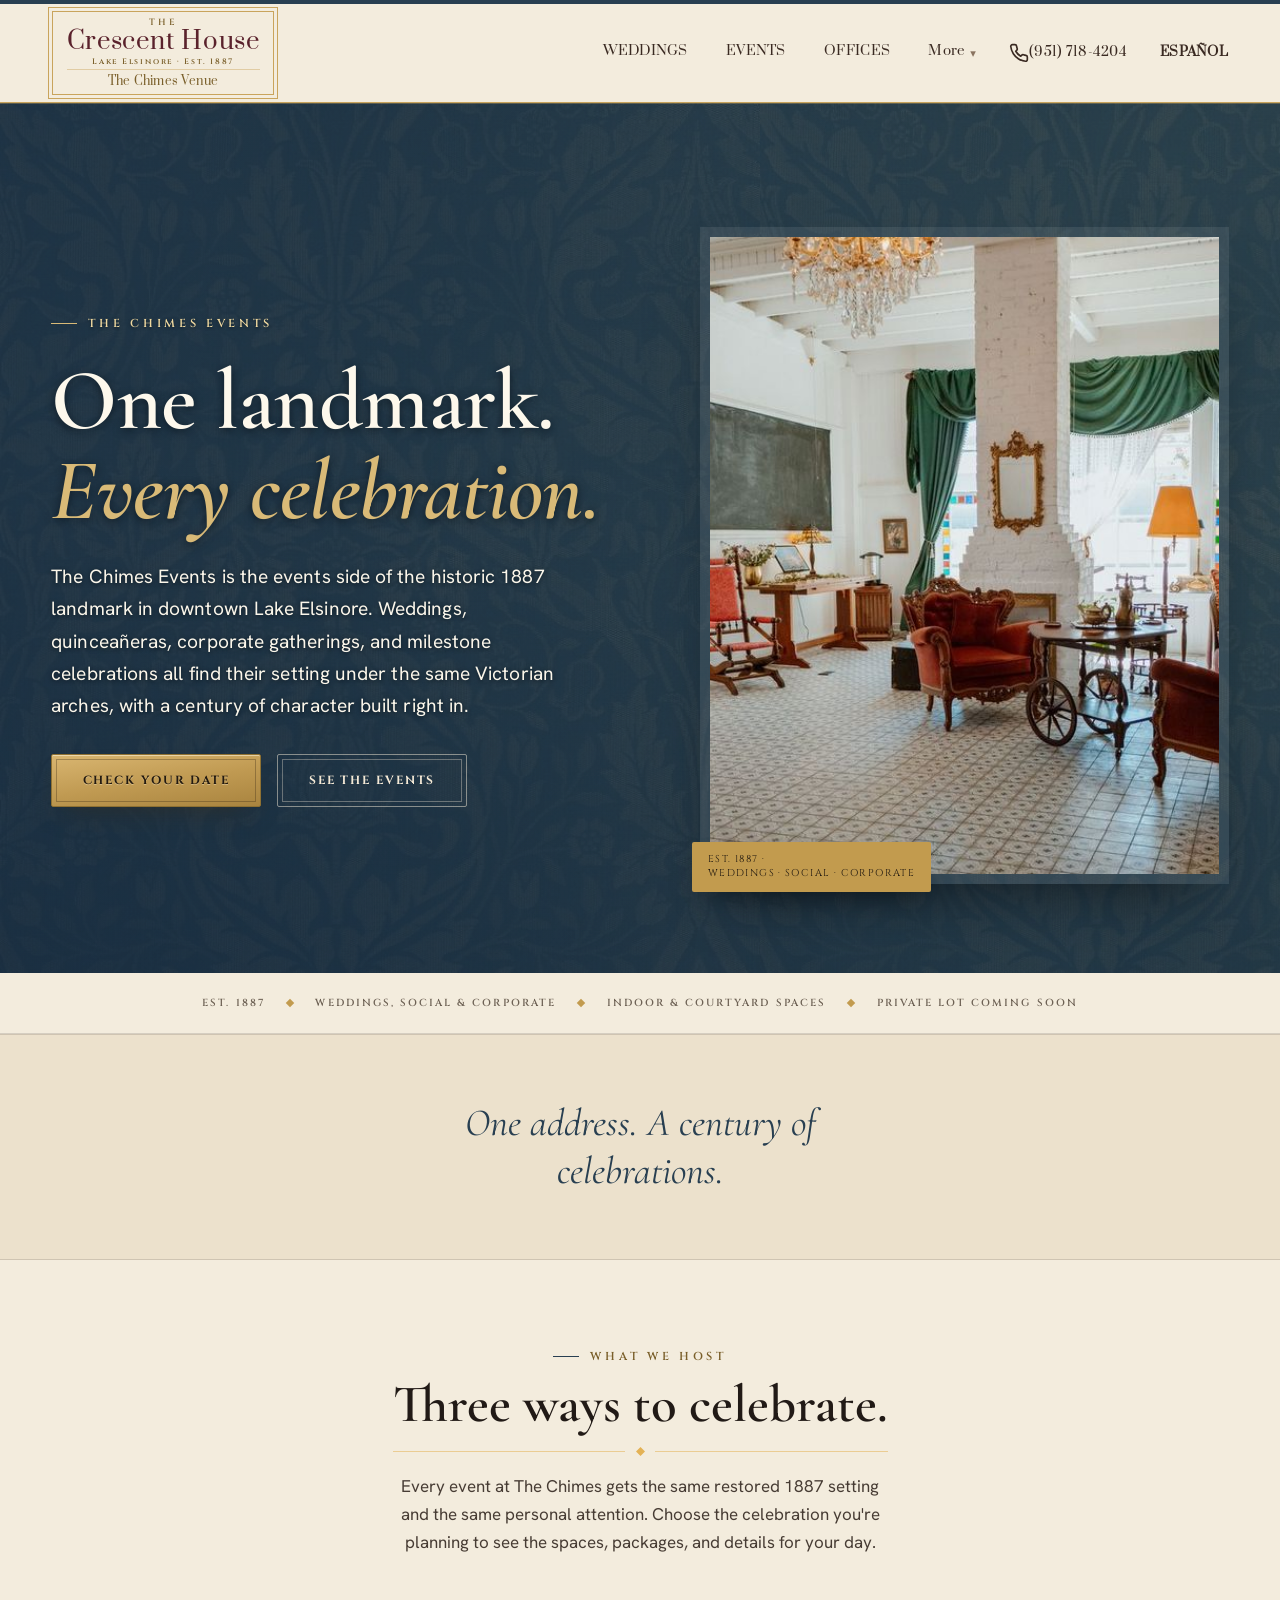
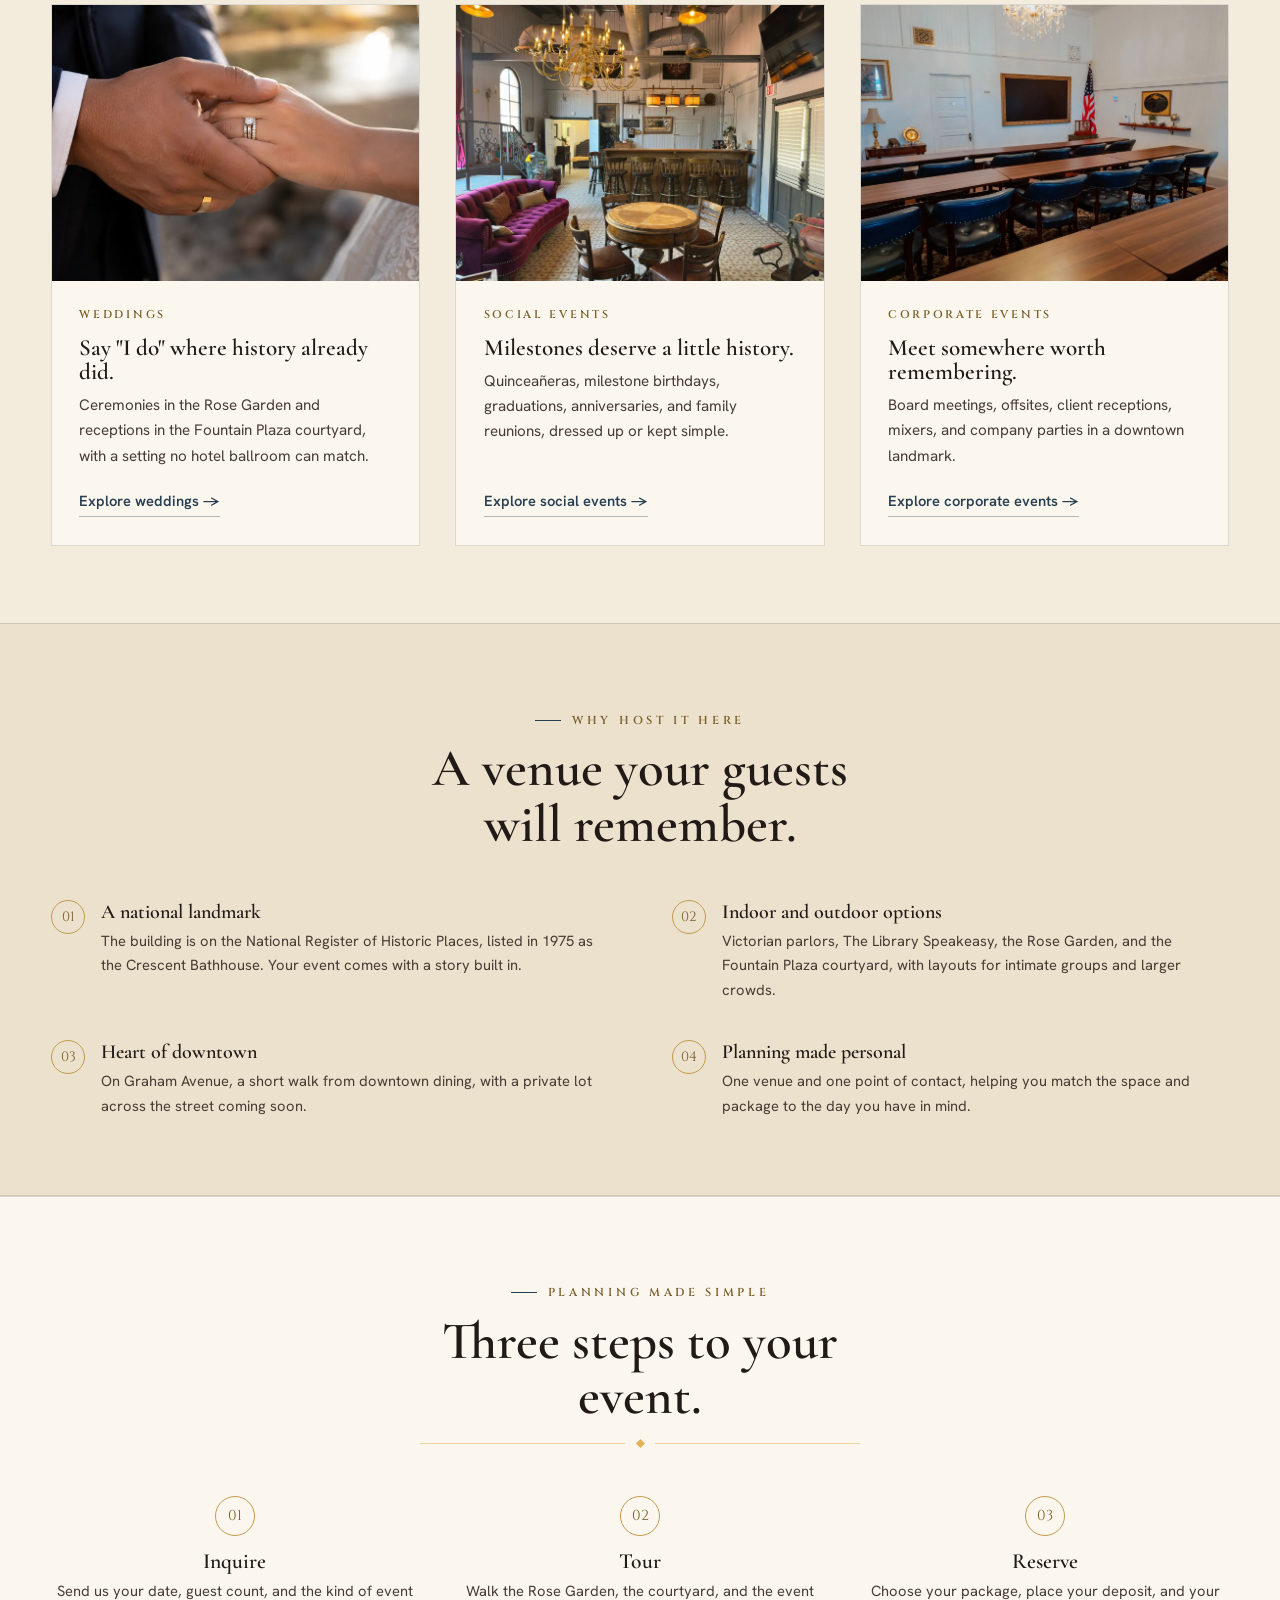
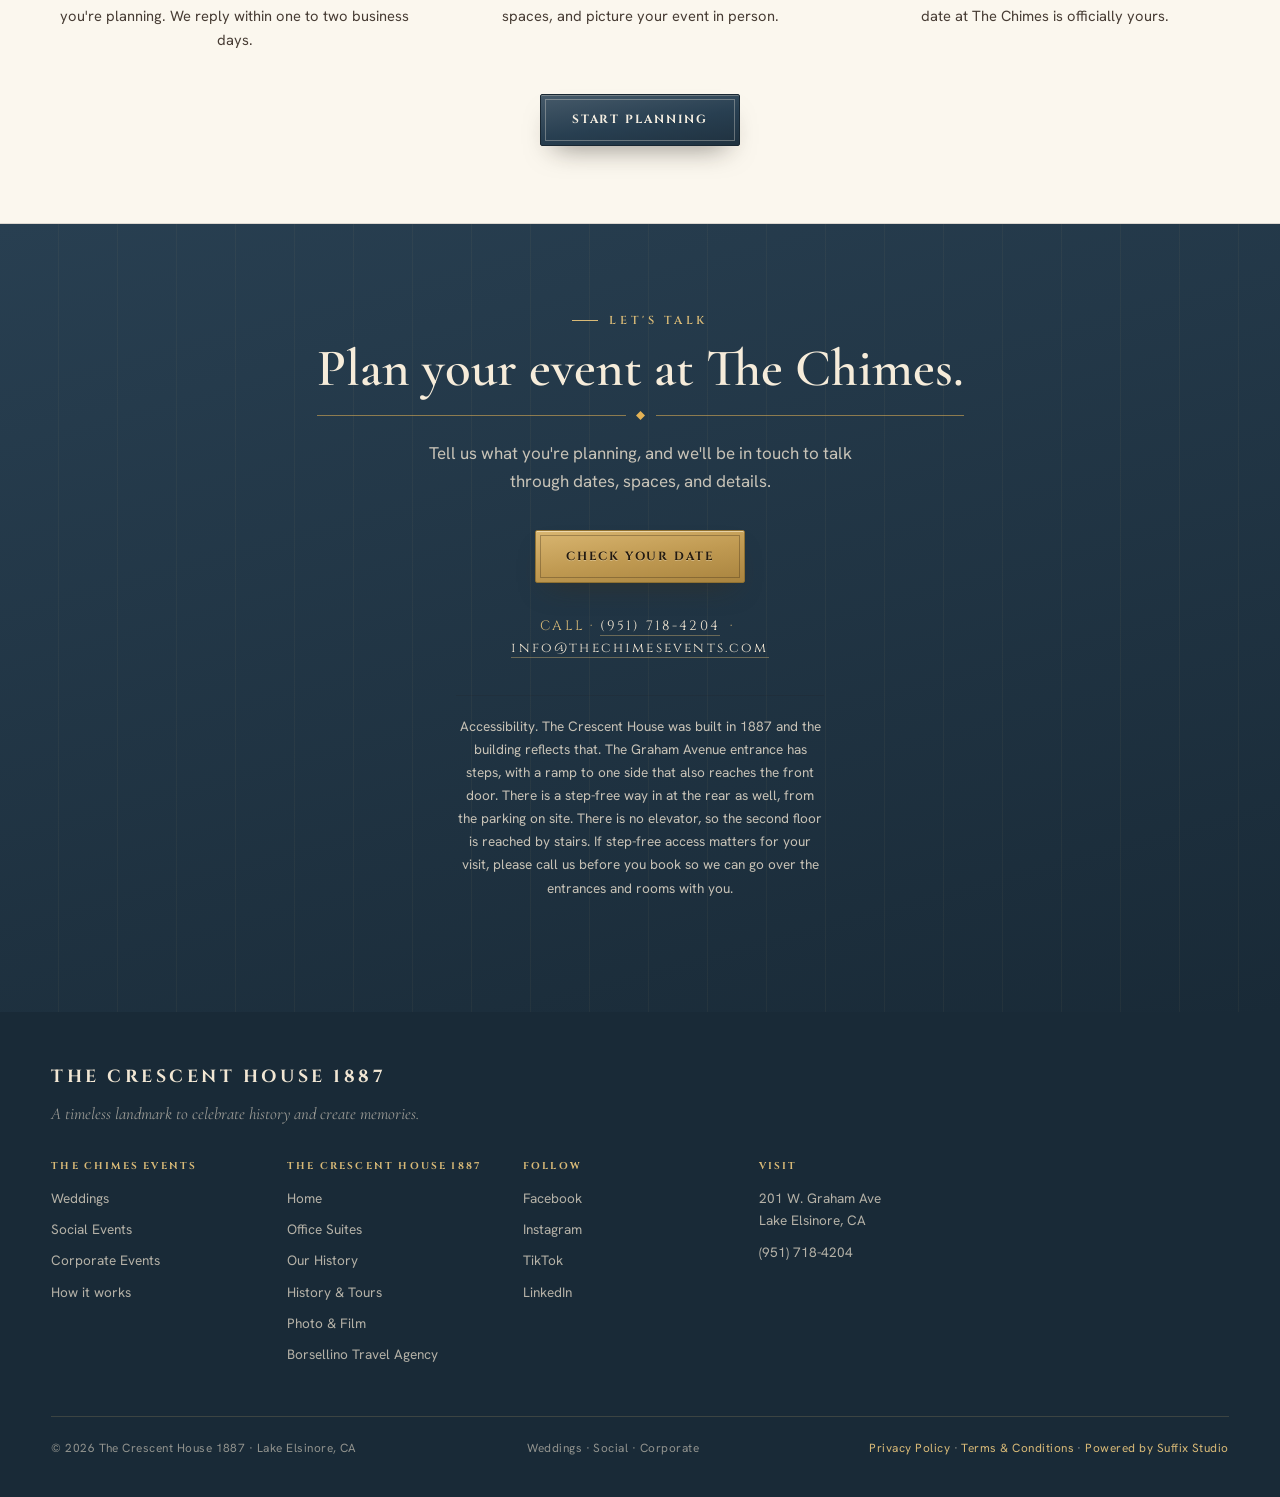
<file: chimes-events.html>
<!DOCTYPE html>
<html lang="en">
<head>
<meta charset="UTF-8" />
<meta name="viewport" content="width=device-width, initial-scale=1.0" />
  <meta name="theme-color" content="#283F51" />
<meta name="color-scheme" content="light" />
<meta name="description" content="The Chimes Events hosts weddings, quinceañeras, social celebrations, and corporate gatherings inside a restored 1887 landmark in downtown Lake Elsinore." />
<link rel="icon" href="data:image/svg+xml,%3Csvg xmlns='http://www.w3.org/2000/svg' viewBox='0 0 32 32'%3E%3Crect width='32' height='32' rx='7' fill='%232F4A3A'/%3E%3Ctext x='16' y='23' font-family='Georgia,serif' font-weight='700' font-size='21' fill='%23F3ECDD' text-anchor='middle'%3EC%3C/text%3E%3C/svg%3E" />
  <link rel="apple-touch-icon" href="apple-touch-icon.png" />
<meta property="og:type" content="business.business" />
<meta property="og:title" content="The Chimes Events | Historic Event Venue in Lake Elsinore" />
<meta property="og:description" content="Weddings, quinceañeras, social celebrations, and corporate gatherings inside an 1887 landmark in downtown Lake Elsinore." />
<meta property="og:image" content="https://thecrescenthouse1887.com/images/og/chimes-events.jpg" />
<meta property="og:url" content="https://thecrescenthouse1887.com/chimes-events.html" />
  <link rel="canonical" href="https://thecrescenthouse1887.com/chimes-events.html" />
<meta name="twitter:card" content="summary_large_image" />
<meta name="twitter:title" content="The Chimes Events | Lake Elsinore" />
<meta name="twitter:description" content="Weddings, social celebrations, and corporate events at a historic 1887 landmark in downtown Lake Elsinore." />
<meta name="twitter:image" content="https://thecrescenthouse1887.com/images/og/chimes-events.jpg" />
<title>The Chimes Events | Historic Event Venue in Lake Elsinore</title>
<link rel="preconnect" href="https://fonts.googleapis.com" />
<link rel="preconnect" href="https://fonts.gstatic.com" crossorigin />
<link href="https://fonts.googleapis.com/css2?family=Old+Standard+TT:ital,wght@0,400;0,700;1,400&amp;family=Playfair+Display+SC:wght@400;700&amp;family=Prata&amp;family=Cinzel:wght@500;600;700&amp;family=Cormorant+Garamond:ital,wght@0,500;0,600;0,700;1,500&amp;family=Hanken+Grotesk:wght@400;500;600;700&amp;display=swap" rel="stylesheet" />

<link rel="stylesheet" href="styles.css" />
<link rel="stylesheet" href="interior.css" />
<style>
  /* ---- only this page's own styling ---- */
  :root{color-scheme: light;
    --ink:#211A16;--forest:#283F51;--forest-deep:#192A37;--brass:#C29B4E;--brass-light:#D9BA77;--brass-deep:#9A7B33;
    --parchment:#F3ECDD;--parchment-2:#ECE1CC;--cream-card:#FBF7EE;--smoke:#8A7B6A;--line:rgba(33,26,22,.14);
    --accent:var(--forest); --accent-deep:var(--forest-deep);}
  body{margin:0;background:#F3ECDD;border-top:4px solid var(--forest);color:#211A16;font-family:"Hanken Grotesk",system-ui,-apple-system,Segoe UI,sans-serif;font-size:17px;line-height:1.65;-webkit-font-smoothing:antialiased;overflow-wrap:break-word;}
  .eyebrow::before{content:"";width:26px;height:1px;background:var(--forest);display:inline-block;}
  .section{padding:clamp(4rem,6vw,6rem) 0;}
  .dd-toggle{font-size:.9rem;font-weight:500;color:var(--ink);text-decoration:none;background:none;border:none;cursor:pointer;font-family:inherit;padding:0;white-space:nowrap;}
  .dd-toggle{display:inline-flex;align-items:center;gap:.35rem;}
  .hero{position:relative;background:linear-gradient(165deg,var(--forest) 0%,var(--forest-deep) 100%);color:#F1E6D3;overflow:hidden;}
  .hero .btn-ghost:hover{background:#F4E9D6;color:var(--forest-deep);}
  .hero-photo img{display:block;width:100%;height:100%;object-fit:cover;aspect-ratio:4/5;background:#192A37;}
  .steps{background:var(--cream-card);border-top:1px solid var(--line);border-bottom:1px solid var(--line);}
  .quote-band{background:var(--parchment-2);border-top:1px solid var(--line);border-bottom:1px solid var(--line);}
  .final{background:linear-gradient(165deg,var(--forest),var(--forest-deep));color:#F1E6D3;text-align:center;position:relative;overflow:hidden;}
  footer{background:var(--forest-deep);color:rgba(241,230,211,.72);padding:3.2rem 0 2.4rem;}
  .modal-head{background:linear-gradient(160deg,var(--forest),var(--forest-deep));color:#F4E9D6;padding:1.8rem 2rem 1.6rem;position:relative;}

  /* ---- the three event cards. Each whole card is one link to its page. ---- */
  .evt-grid{display:grid;grid-template-columns:repeat(3,1fr);gap:clamp(1.4rem,3vw,2.2rem);margin-top:3rem;}
  .evt-card{display:flex;flex-direction:column;background:var(--cream-card);border:1px solid var(--line);text-decoration:none;color:inherit;transition:transform .25s ease,box-shadow .25s ease;}
  .evt-card:hover{transform:translateY(-4px);box-shadow:0 24px 48px -30px rgba(25,42,55,.55);}
  .evt-card figure{margin:0;overflow:hidden;}
  .evt-card img{display:block;width:100%;aspect-ratio:4/3;object-fit:cover;transition:transform .4s ease;}
  .evt-card:hover img{transform:scale(1.03);}
  .evt-body{padding:1.6rem 1.7rem 1.8rem;display:flex;flex-direction:column;flex:1;}
  .evt-body .n{font-family:"Cinzel",serif;font-size:.7rem;font-weight:600;letter-spacing:.24em;text-transform:uppercase;color:var(--brass-ink);}
  .evt-body h3{font-size:1.45rem;margin:.7rem 0 .55rem;}
  .evt-body p{color:#473c34;font-size:.95rem;margin:0 0 1.3rem;flex:1;}
  .evt-link{font-weight:600;font-size:.92rem;color:var(--forest);border-bottom:1px solid rgba(40,63,81,.35);align-self:flex-start;padding-bottom:2px;transition:border-color .2s;}
  .evt-card:hover .evt-link{border-color:var(--forest);}

  @media(max-width:1080px){
    .evt-grid{grid-template-columns:1fr;}
  }
  @media(max-width:1024px){
    .dd-toggle{width:100%;justify-content:space-between;}
  }
  @media(max-width:520px){
    body{font-size:16px;}
  }
  @media (prefers-color-scheme: dark){
    body{background:#F3ECDD !important;}
    body{color:#211A16 !important;}
    .dd-toggle{color:#4a3f36 !important;}
    .quote-band{background:#ECE1CC !important;}
    .evt-card{background:#FBF7EE !important;}
    .final{background:#283F51 !important;color:#F1E6D3 !important;}
    .hero{background:#283F51 !important;color:#F1E6D3 !important;}
    footer{background:#192A37 !important;}
  }

/* the honeypot. Invisible to people. Bots fill it in and get dropped. */
.hp{position:absolute;left:-9999px;width:1px;height:1px;overflow:hidden;}
@media (max-width:640px){
}

@media(min-width:1025px){}
@media(max-width:1024px){}
section.hero{padding-top:clamp(1.4rem,3vw,2.2rem);}
</style>
<script type="application/ld+json">
{
  "@context": "https://schema.org",
  "@type": [
    "EventVenue",
    "LocalBusiness",
    "TouristAttraction",
    "LandmarksOrHistoricalBuildings"
  ],
  "@id": "https://thecrescenthouse1887.com/#organization",
  "name": "The Crescent House 1887",
  "alternateName": [
    "The Chimes",
    "The Crescent House",
    "Crescent Bath House",
    "Crescent Bathhouse"
  ],
  "description": "Historic 1887 landmark in downtown Lake Elsinore, home to a restored event and banquet venue, with boutique office suites in the same building.",
  "foundingDate": "1887",
  "url": "https://thecrescenthouse1887.com",
  "telephone": "+1-951-718-4204",
  "email": "info@thecrescenthouse1887.com",
  "address": {
    "@type": "PostalAddress",
    "streetAddress": "201 W. Graham Avenue",
    "addressLocality": "Lake Elsinore",
    "addressRegion": "CA",
    "postalCode": "92530",
    "addressCountry": "US"
  },
  "geo": {
    "@type": "GeoCoordinates",
    "latitude": 33.6686208,
    "longitude": -117.3291812
  },
  "hasMap": "https://www.google.com/maps/search/?api=1&query=The%20Crescent%20House%2C%20201%20W%20Graham%20Ave%2C%20Lake%20Elsinore%2C%20CA%2092530&query_place_id=ChIJpys4Qxyb3IARfDXrHLcU5A4",
  "sameAs": [
    "https://www.facebook.com/thecrescent1887",
    "https://www.instagram.com/thecrescenthouse1887",
    "https://www.tiktok.com/@thecrescent1887",
    "https://www.linkedin.com/company/the-crescent-house/"
  ],
  "image": [
    "https://thecrescenthouse1887.com/images/home-hero-facade.jpg",
    "https://thecrescenthouse1887.com/images/property-aerial.jpg"
  ],
  "openingHoursSpecification": [
    {
      "@type": "OpeningHoursSpecification",
      "dayOfWeek": [
        "Monday",
        "Tuesday",
        "Wednesday",
        "Thursday",
        "Friday"
      ],
      "opens": "08:00",
      "closes": "18:00",
      "description": "Workspace and offices"
    },
    {
      "@type": "OpeningHoursSpecification",
      "dayOfWeek": [
        "Friday",
        "Saturday",
        "Sunday"
      ],
      "opens": "09:00",
      "closes": "18:00",
      "description": "Historic tours, by appointment"
    }
  ],
  "priceRange": "$50-$15000",
  "areaServed": [
    {
      "@type": "City",
      "name": "Lake Elsinore"
    },
    {
      "@type": "City",
      "name": "Wildomar"
    },
    {
      "@type": "City",
      "name": "Murrieta"
    },
    {
      "@type": "City",
      "name": "Menifee"
    },
    {
      "@type": "City",
      "name": "Canyon Lake"
    },
    {
      "@type": "City",
      "name": "Temecula"
    },
    {
      "@type": "AdministrativeArea",
      "name": "Riverside County"
    }
  ],
  "amenityFeature": [
    {
      "@type": "LocationFeatureSpecification",
      "name": "Historic 1887 landmark on the National Register of Historic Places",
      "value": true
    },
    {
      "@type": "LocationFeatureSpecification",
      "name": "Indoor and outdoor event spaces",
      "value": true
    },
    {
      "@type": "LocationFeatureSpecification",
      "name": "On-site parking for VIP arrivals",
      "value": true
    },
    {
      "@type": "LocationFeatureSpecification",
      "name": "Street parking in the surrounding downtown district",
      "value": true
    },
    {
      "@type": "LocationFeatureSpecification",
      "name": "Ultrafast wifi",
      "value": true
    },
    {
      "@type": "LocationFeatureSpecification",
      "name": "Mounted TV with HDMI in the boardroom and training center",
      "value": true
    },
    {
      "@type": "LocationFeatureSpecification",
      "name": "Heating and air conditioning",
      "value": true
    },
    {
      "@type": "LocationFeatureSpecification",
      "name": "Catering ready, through a preferred vendor list",
      "value": true
    },
    {
      "@type": "LocationFeatureSpecification",
      "name": "Boutique office suites and shared coworking",
      "value": true
    },
    {
      "@type": "LocationFeatureSpecification",
      "name": "Virtual office and mail handling",
      "value": true
    },
    {
      "@type": "LocationFeatureSpecification",
      "name": "Wheelchair accessible second floor",
      "value": false
    }
  ],
  "department": {
    "@type": "TravelAgency",
    "@id": "https://thecrescenthouse1887.com/#borsellino",
    "name": "Borsellino Travel"
  },
  "identifier": {
    "@type": "PropertyValue",
    "propertyID": "NRHP",
    "name": "National Register of Historic Places reference number",
    "value": "75000453"
  },
  "additionalProperty": [
    {
      "@type": "PropertyValue",
      "propertyID": "https://www.wikidata.org/wiki/Property:P84",
      "name": "Architect",
      "value": "Frank Ferris"
    },
    {
      "@type": "PropertyValue",
      "name": "Added to the National Register of Historic Places",
      "value": "1975-07-30"
    },
    {
      "@type": "PropertyValue",
      "name": "Name on the National Register",
      "value": "Crescent Bathhouse"
    }
  ],
  "containsPlace": [
    {
      "@type": "EventVenue",
      "@id": "https://thecrescenthouse1887.com/#room-rose-garden",
      "name": "Rose Garden",
      "description": "The outdoor garden, used for ceremonies and for the largest receptions."
    },
    {
      "@type": "EventVenue",
      "@id": "https://thecrescenthouse1887.com/#room-fountain-plaza",
      "name": "Fountain Plaza",
      "description": "The open air courtyard, used for dinner and dancing."
    },
    {
      "@type": "EventVenue",
      "@id": "https://thecrescenthouse1887.com/#room-the-library-speakeasy",
      "name": "The Library Speakeasy",
      "description": "The bar and cocktail room. All cocktail service happens here."
    },
    {
      "@type": "Room",
      "@id": "https://thecrescenthouse1887.com/#room-the-parlor-room",
      "name": "The Parlor Room",
      "description": "A Victorian parlor for smaller gatherings. Standing only, with seating on the furniture in the room. No seated dining."
    },
    {
      "@type": "MeetingRoom",
      "@id": "https://thecrescenthouse1887.com/#room-the-crescent-training-center",
      "name": "The Crescent Training Center",
      "description": "The largest indoor room, with leather chairs, work tables and a mounted TV you can connect to with an HDMI cable.",
      "maximumAttendeeCapacity": 50,
      "additionalProperty": [
        {
          "@type": "PropertyValue",
          "name": "Classroom style",
          "value": 32
        },
        {
          "@type": "PropertyValue",
          "name": "Theater style",
          "value": 50
        }
      ]
    },
    {
      "@type": "MeetingRoom",
      "@id": "https://thecrescenthouse1887.com/#room-the-elsinore-boardroom",
      "name": "The Elsinore Boardroom",
      "description": "The most private room, with an executive table and a door that closes.",
      "maximumAttendeeCapacity": 10,
      "additionalProperty": [
        {
          "@type": "PropertyValue",
          "name": "Seats",
          "value": 10
        }
      ]
    },
    {
      "@type": "MeetingRoom",
      "@id": "https://thecrescenthouse1887.com/#room-the-ferris-suite",
      "name": "The Ferris Suite",
      "description": "Warm wood, vintage detail and natural light. The smallest meeting room.",
      "maximumAttendeeCapacity": 6,
      "additionalProperty": [
        {
          "@type": "PropertyValue",
          "name": "Seats",
          "value": 6
        }
      ]
    },
    {
      "@type": "MeetingRoom",
      "@id": "https://thecrescenthouse1887.com/#room-the-machado-suite",
      "name": "The Machado Suite",
      "description": "Currently under renovation. A versatile work and meeting room.",
      "maximumAttendeeCapacity": 16,
      "additionalProperty": [
        {
          "@type": "PropertyValue",
          "name": "Seats when it opens",
          "value": 16
        }
      ]
    },
    {
      "@type": "Room",
      "@id": "https://thecrescenthouse1887.com/#room-the-chimes-vip-room",
      "name": "The Chimes VIP Room",
      "description": "The room upstairs where the wedding party or the guest of honor gets ready. On the second floor, reached by stairs, as there is no elevator."
    }
  ],
  "hasOfferCatalog": {
    "@type": "OfferCatalog",
    "@id": "https://thecrescenthouse1887.com/#catalog",
    "name": "Rooms, plans and packages at The Crescent House 1887",
    "itemListElement": [
      {
        "@type": "OfferCatalog",
        "@id": "https://thecrescenthouse1887.com/#catalog-wedding-packages",
        "name": "Wedding packages",
        "itemListElement": [
          {
            "@type": "Offer",
            "name": "Intimate wedding package",
            "description": "10 to 50 guests. Micro-weddings, ceremony on site, five hours of event time, tables and chairs included, and an on-site coordinator.",
            "url": "https://thecrescenthouse1887.com/weddings.html#packages",
            "priceCurrency": "USD",
            "price": "3000",
            "priceSpecification": {
              "@type": "PriceSpecification",
              "@id": "https://thecrescenthouse1887.com/weddings.html#package-intimate-price",
              "priceCurrency": "USD",
              "minPrice": 3000,
              "valueAddedTaxIncluded": false
            },
            "availability": "https://schema.org/InStock",
            "itemOffered": {
              "@type": "Service",
              "name": "Intimate wedding package",
              "serviceType": "Wedding and event venue rental"
            },
            "@id": "https://thecrescenthouse1887.com/#offer-wedding-intimate"
          },
          {
            "@type": "Offer",
            "name": "Classic wedding package",
            "description": "50 to 99 guests. Ceremony and reception, five hours of event time, tables, chairs and setup, and The Library Speakeasy for cocktail hour.",
            "url": "https://thecrescenthouse1887.com/weddings.html#packages",
            "priceCurrency": "USD",
            "price": "6000",
            "priceSpecification": {
              "@type": "PriceSpecification",
              "@id": "https://thecrescenthouse1887.com/weddings.html#package-classic-price",
              "priceCurrency": "USD",
              "minPrice": 6000,
              "valueAddedTaxIncluded": false
            },
            "availability": "https://schema.org/InStock",
            "itemOffered": {
              "@type": "Service",
              "name": "Classic wedding package",
              "serviceType": "Wedding and event venue rental"
            },
            "@id": "https://thecrescenthouse1887.com/#offer-wedding-classic"
          },
          {
            "@type": "Offer",
            "name": "Grand wedding package",
            "description": "100 to 200 guests. Ceremony, dining and dancing across all event spaces indoor and out, five hours of event time, tables, chairs and setup, The Chimes VIP Room included, and a dedicated event lead.",
            "url": "https://thecrescenthouse1887.com/weddings.html#packages",
            "priceCurrency": "USD",
            "price": "12000",
            "priceSpecification": {
              "@type": "PriceSpecification",
              "@id": "https://thecrescenthouse1887.com/weddings.html#package-grand-price",
              "priceCurrency": "USD",
              "minPrice": 12000,
              "valueAddedTaxIncluded": false
            },
            "availability": "https://schema.org/InStock",
            "itemOffered": {
              "@type": "Service",
              "name": "Grand wedding package",
              "serviceType": "Wedding and event venue rental"
            },
            "@id": "https://thecrescenthouse1887.com/#offer-wedding-grand"
          },
          {
            "@type": "Offer",
            "name": "Extravaganza wedding package",
            "description": "Up to 300 guests. Every event space indoor and out, five hours of event time plus an extra hour beforehand for photos, the Rose Garden and Fountain Plaza, one hour in The Library Speakeasy, The Chimes VIP Room included, and a dedicated event lead.",
            "url": "https://thecrescenthouse1887.com/weddings.html#packages",
            "priceCurrency": "USD",
            "price": "15000",
            "priceSpecification": {
              "@type": "PriceSpecification",
              "@id": "https://thecrescenthouse1887.com/weddings.html#package-extravaganza-price",
              "priceCurrency": "USD",
              "minPrice": 15000,
              "valueAddedTaxIncluded": false
            },
            "availability": "https://schema.org/InStock",
            "itemOffered": {
              "@type": "Service",
              "name": "Extravaganza wedding package",
              "serviceType": "Wedding and event venue rental"
            },
            "@id": "https://thecrescenthouse1887.com/#offer-wedding-extravaganza"
          }
        ]
      },
      {
        "@type": "OfferCatalog",
        "@id": "https://thecrescenthouse1887.com/#catalog-meeting-rooms",
        "name": "Meeting rooms",
        "itemListElement": [
          {
            "@type": "Offer",
            "@id": "https://thecrescenthouse1887.com/#offer-room-the-crescent-training-center",
            "name": "The Crescent Training Center",
            "description": "Hire by the hour at $250, the half day of four hours at $650, or the full day of eight at $1,200.",
            "priceCurrency": "USD",
            "price": "250",
            "priceSpecification": [
              {
                "@type": "UnitPriceSpecification",
                "priceCurrency": "USD",
                "price": 250,
                "unitText": "hour",
                "unitCode": "HUR"
              },
              {
                "@type": "UnitPriceSpecification",
                "priceCurrency": "USD",
                "price": 650,
                "unitText": "half day, 4 hours"
              },
              {
                "@type": "UnitPriceSpecification",
                "priceCurrency": "USD",
                "price": 1200,
                "unitText": "full day, 8 hours"
              }
            ],
            "availability": "https://schema.org/InStock",
            "itemOffered": {
              "@type": "Service",
              "name": "The Crescent Training Center hire",
              "serviceType": "Meeting room hire"
            }
          },
          {
            "@type": "Offer",
            "@id": "https://thecrescenthouse1887.com/#offer-room-the-elsinore-boardroom",
            "name": "The Elsinore Boardroom",
            "description": "Hire by the hour at $150, the half day of four hours at $350, or the full day of eight at $750.",
            "priceCurrency": "USD",
            "price": "150",
            "priceSpecification": [
              {
                "@type": "UnitPriceSpecification",
                "priceCurrency": "USD",
                "price": 150,
                "unitText": "hour",
                "unitCode": "HUR"
              },
              {
                "@type": "UnitPriceSpecification",
                "priceCurrency": "USD",
                "price": 350,
                "unitText": "half day, 4 hours"
              },
              {
                "@type": "UnitPriceSpecification",
                "priceCurrency": "USD",
                "price": 750,
                "unitText": "full day, 8 hours"
              }
            ],
            "availability": "https://schema.org/InStock",
            "itemOffered": {
              "@type": "Service",
              "name": "The Elsinore Boardroom hire",
              "serviceType": "Meeting room hire"
            }
          },
          {
            "@type": "Offer",
            "@id": "https://thecrescenthouse1887.com/#offer-room-the-ferris-suite",
            "name": "The Ferris Suite",
            "description": "Hire by the hour at $75, the half day of four hours at $250, or the full day of eight at $600.",
            "priceCurrency": "USD",
            "price": "75",
            "priceSpecification": [
              {
                "@type": "UnitPriceSpecification",
                "priceCurrency": "USD",
                "price": 75,
                "unitText": "hour",
                "unitCode": "HUR"
              },
              {
                "@type": "UnitPriceSpecification",
                "priceCurrency": "USD",
                "price": 250,
                "unitText": "half day, 4 hours"
              },
              {
                "@type": "UnitPriceSpecification",
                "priceCurrency": "USD",
                "price": 600,
                "unitText": "full day, 8 hours"
              }
            ],
            "availability": "https://schema.org/InStock",
            "itemOffered": {
              "@type": "Service",
              "name": "The Ferris Suite hire",
              "serviceType": "Meeting room hire"
            }
          },
          {
            "@type": "Offer",
            "@id": "https://thecrescenthouse1887.com/#offer-room-the-machado-suite",
            "name": "The Machado Suite",
            "description": "Hire by the hour at $150, the half day of four hours at $350, or the full day of eight at $750. Currently under renovation.",
            "priceCurrency": "USD",
            "price": "150",
            "priceSpecification": [
              {
                "@type": "UnitPriceSpecification",
                "priceCurrency": "USD",
                "price": 150,
                "unitText": "hour",
                "unitCode": "HUR"
              },
              {
                "@type": "UnitPriceSpecification",
                "priceCurrency": "USD",
                "price": 350,
                "unitText": "half day, 4 hours"
              },
              {
                "@type": "UnitPriceSpecification",
                "priceCurrency": "USD",
                "price": 750,
                "unitText": "full day, 8 hours"
              }
            ],
            "availability": "https://schema.org/PreOrder",
            "itemOffered": {
              "@type": "Service",
              "name": "The Machado Suite hire",
              "serviceType": "Meeting room hire"
            }
          }
        ]
      },
      {
        "@type": "OfferCatalog",
        "@id": "https://thecrescenthouse1887.com/#catalog-workspace-and-virtual-office",
        "name": "Workspace and virtual office",
        "itemListElement": [
          {
            "@type": "Offer",
            "@id": "https://thecrescenthouse1887.com/#offer-day-pass",
            "name": "Day Pass",
            "description": "A full day in the building whenever you need it. No membership required.",
            "priceCurrency": "USD",
            "availability": "https://schema.org/InStock",
            "itemOffered": {
              "@type": "Service",
              "name": "Day Pass",
              "serviceType": "Workspace and virtual office"
            },
            "price": "50",
            "priceSpecification": [
              {
                "@type": "UnitPriceSpecification",
                "priceCurrency": "USD",
                "price": 50,
                "unitText": "day"
              }
            ]
          },
          {
            "@type": "Offer",
            "@id": "https://thecrescenthouse1887.com/#offer-tradition",
            "name": "Tradition",
            "description": "The virtual office plan. Business address at 201 W. Graham Avenue, a dedicated mailbox, and unlimited open seating in the shared rooms. Quoted monthly.",
            "priceCurrency": "USD",
            "availability": "https://schema.org/InStock",
            "itemOffered": {
              "@type": "Service",
              "name": "Tradition",
              "serviceType": "Workspace and virtual office"
            }
          },
          {
            "@type": "Offer",
            "@id": "https://thecrescenthouse1887.com/#offer-legacy",
            "name": "Legacy",
            "description": "Everything in Tradition, plus a semi-private furnished 10 by 10 office suite with up to 40 hours a month. Quoted monthly.",
            "priceCurrency": "USD",
            "availability": "https://schema.org/InStock",
            "itemOffered": {
              "@type": "Service",
              "name": "Legacy",
              "serviceType": "Workspace and virtual office"
            }
          },
          {
            "@type": "Offer",
            "@id": "https://thecrescenthouse1887.com/#offer-heritage",
            "name": "Heritage",
            "description": "Everything in Tradition, plus a semi-private furnished 10 by 10 office suite with up to 80 hours a month. Quoted monthly.",
            "priceCurrency": "USD",
            "availability": "https://schema.org/InStock",
            "itemOffered": {
              "@type": "Service",
              "name": "Heritage",
              "serviceType": "Workspace and virtual office"
            }
          }
        ]
      }
    ]
  },
  "subOrganization": {
    "@type": "Organization",
    "@id": "https://thecrescenthouse1887.com/#thechimes",
    "name": "The Chimes",
    "alternateName": [
      "The Chimes Events",
      "The Chimes Venue"
    ],
    "description": "The event and banquet venue inside The Crescent House 1887. Weddings, quinceañeras, social celebrations and corporate gatherings.",
    "url": "https://thecrescenthouse1887.com/chimes-events.html",
    "telephone": "+1-951-718-4204",
    "email": "info@thechimesevents.com",
    "parentOrganization": {
      "@id": "https://thecrescenthouse1887.com/#organization"
    }
  }
}
</script>
<script type="application/ld+json">
{
  "@context": "https://schema.org",
  "@type": "WebPage",
  "@id": "https://thecrescenthouse1887.com/chimes-events.html#webpage",
  "url": "https://thecrescenthouse1887.com/chimes-events.html",
  "name": "The Chimes Events | Historic Event Venue in Lake Elsinore",
  "isPartOf": {
    "@type": "WebSite",
    "@id": "https://thecrescenthouse1887.com/#website",
    "name": "The Crescent House 1887",
    "url": "https://thecrescenthouse1887.com",
    "publisher": {
      "@id": "https://thecrescenthouse1887.com/#organization"
    }
  },
  "about": {
    "@id": "https://thecrescenthouse1887.com/#thechimes"
  },
  "publisher": {
    "@id": "https://thecrescenthouse1887.com/#organization"
  },
  "inLanguage": [
    "en-US",
    "es"
  ],
  "description": "The Chimes Events hosts weddings, quinceañeras, social celebrations, and corporate gatherings inside a restored 1887 landmark in downtown Lake Elsinore.",
  "breadcrumb": {
    "@id": "https://thecrescenthouse1887.com/chimes-events.html#breadcrumb"
  }
}
</script>
<script type="application/ld+json">
{
  "@context": "https://schema.org",
  "@type": "BreadcrumbList",
  "@id": "https://thecrescenthouse1887.com/chimes-events.html#breadcrumb",
  "itemListElement": [
    {
      "@type": "ListItem",
      "position": 1,
      "name": "Home",
      "item": "https://thecrescenthouse1887.com"
    },
    {
      "@type": "ListItem",
      "position": 2,
      "name": "The Chimes Venue"
    }
  ]
}
</script>
</head>
<body class="theme-forest">
    <a class="skip-link" href="#main" data-es="Saltar al contenido">Skip to content</a>
    

<!-- ===================== NAV ===================== -->
<header class="nav">
  <div class="nav-inner">
    <a href="index.html" class="wordmark"><span class="wm-frame"><span class="wm-the">THE</span><span class="wm-name">Crescent House</span><span class="wm-est" data-es="Lake Elsinore .  Fundada en 1887">Lake Elsinore &middot; Est. 1887</span><span class="wm-page" data-es="The Chimes Venue">The Chimes Venue</span></span><span class="a11y-only" data-es=", inicio">, home</span></a>
    <nav class="nav-links" id="navLinks" aria-label="Primary" data-es-aria="Principal">
        <div class="doors">
          <div class="grp"><a class="door" href="weddings.html"><span class="dt" data-es="Bodas">Weddings</span></a></div>
          <div class="grp">
            <a class="door" href="chimes-events.html"><span class="dt" data-es="Eventos">Events</span></a>
            <div class="sub">
              <a href="chimes-events.html" data-es="The Chimes Venue">The Chimes Venue</a>
              <a href="social-events.html#quince" data-es="Quincea&ntilde;eras">Quincea&ntilde;eras</a>
              <a href="social-events.html" data-es="Eventos Sociales">Social Events</a>
              <a href="corporate-events.html" data-es="Eventos Corporativos">Corporate Events</a>
              <a href="social-events.html#library" data-es="The Library Speakeasy">The Library Speakeasy</a>
            </div>
          </div>
          <div class="grp">
            <a class="door" href="workspace.html"><span class="dt" data-es="Oficinas">Offices</span></a>
            <div class="sub">
              <a href="workspace.html" data-es="Espacios de Trabajo y Oficinas">Workspace &amp; Offices</a>
              <a href="virtual-office.html" data-es="Oficina Virtual">Virtual Office</a>
            </div>
          </div>
          <div class="grp grp--more">
            <button class="door door-more" type="button" aria-expanded="false"><span class="dt" data-es="M&aacute;s">More</span><span class="caret" aria-hidden="true">&#9662;</span></button>
            <div class="sub">
              <a href="history-tours.html" data-es="Historia y Recorridos">History &amp; Tours</a>
              <a href="photo-film.html" data-es="Foto y Video">Photo &amp; Film</a>
              <a href="borsellino-travel.html" data-es="Borsellino Travel Agency">Borsellino Travel Agency</a>
              <a href="contact.html" data-es="Contacto">Contact</a>
            </div>
          </div>
        </div>
        <a class="nav-call" href="tel:+19517184204" aria-label="Call The Crescent House 1887 at (951) 718-4204" data-es-aria="Llama a The Crescent House 1887 al (951) 718-4204"><svg viewBox="0 0 24 24" fill="none" stroke="currentColor" stroke-width="2" stroke-linecap="round" stroke-linejoin="round" aria-hidden="true"><path d="M22 16.92v3a2 2 0 0 1-2.18 2 19.8 19.8 0 0 1-8.63-3.07 19.5 19.5 0 0 1-6-6A19.8 19.8 0 0 1 2.12 4.18 2 2 0 0 1 4.11 2h3a2 2 0 0 1 2 1.72c.13.96.36 1.9.7 2.81a2 2 0 0 1-.45 2.11L8.09 9.91a16 16 0 0 0 6 6l1.27-1.27a2 2 0 0 1 2.11-.45c.91.34 1.85.57 2.81.7A2 2 0 0 1 22 16.92z"/></svg>(951) 718-4204</a>
        <button class="lang-toggle" type="button" aria-label="Espa&ntilde;ol, switch this page to Spanish">Espa&ntilde;ol</button>
      </nav>
    <div class="nav-mobile-controls">
      <a class="nav-call-mobile" href="tel:+19517184204" aria-label="Call The Crescent House 1887 at (951) 718-4204" data-es-aria="Llama a The Crescent House 1887 al (951) 718-4204"><svg viewBox="0 0 24 24" fill="none" stroke="currentColor" stroke-width="2" stroke-linecap="round" stroke-linejoin="round" aria-hidden="true"><path d="M22 16.92v3a2 2 0 0 1-2.18 2 19.8 19.8 0 0 1-8.63-3.07 19.5 19.5 0 0 1-6-6A19.8 19.8 0 0 1 2.12 4.18 2 2 0 0 1 4.11 2h3a2 2 0 0 1 2 1.72c.13.96.36 1.9.7 2.81a2 2 0 0 1-.45 2.11L8.09 9.91a16 16 0 0 0 6 6l1.27-1.27a2 2 0 0 1 2.11-.45c.91.34 1.85.57 2.81.7A2 2 0 0 1 22 16.92z"/></svg></a>
      <button class="lang-toggle lang-toggle-m" type="button" aria-label="Espa&ntilde;ol, switch this page to Spanish">Espa&ntilde;ol</button>
      <button class="menu-btn" id="menuBtn" aria-expanded="false" aria-controls="navLinks" data-es="Menú">Menu</button>
    </div>
  </div>
</header>

<main id="main">

<!-- ===================== HERO ===================== -->
<section class="hero">
  <div class="container">
    <div class="hero-grid">
      <div class="reveal">
        <span class="eyebrow">The Chimes Events</span>
        <h1 data-es="Un solo lugar emblemático.&lt;br&gt;&lt;em&gt;Todas las celebraciones.&lt;/em&gt;">One landmark.<br><em>Every celebration.</em></h1>
        <p class="lead">The Chimes Events is the events side of the historic 1887 landmark in downtown Lake Elsinore. Weddings, quinceañeras, corporate gatherings, and milestone celebrations all find their setting under the same Victorian arches, with a century of character built right in.</p>
        <div class="hero-cta">
          <button class="btn btn-brass" data-modal-open data-interest="event" data-es="Revisa tu Fecha">Check your date</button>
          <a href="#event-types" class="btn btn-ghost" data-es="VER EVENTOS">See the events</a>
        </div>
      </div>
      <div class="reveal">
        <figure class="hero-photo" style="margin:0;">
          <img fetchpriority="high" src="images/home-events-parlor.jpg" alt="The Crescent House parlor set for gatherings, with a crystal chandelier, a white brick fireplace, green drapes, and Victorian furniture on the original tile" data-es-alt="El sal&oacute;n de The Crescent House preparado para reuniones, con candelabro de cristal, chimenea de ladrillo blanco, cortinas verdes y mobiliario victoriano sobre el mosaico original"  width="1400" height="783" />
          <div class="hero-badge" data-es="Construido en 1887 · BODAS · EVENTOS SOCIALES ·  Y EMPRESARIALES">Est. 1887 ·<br>Weddings · Social · Corporate</div>
        </figure>
      </div>
    </div>
  </div>
</section>

<!-- ===================== AT A GLANCE ===================== -->
<section class="facts" aria-label="The venue at a glance" data-es-aria="Lo esencial del lugar">
  <div class="container facts-row reveal">
    <span class="fact" data-es="Establecida en 1887">Est. 1887</span>
    <span class="fact" data-es="BODAS · EVENTOS SOCIALES ·  Y EMPRESARIALES">Weddings, social &amp; corporate</span>
    <span class="fact" data-es="ESPACIOS INTERIORES Y JARDINES AL AIRE LIBRE">Indoor &amp; courtyard spaces</span>
    <span class="fact">Private lot coming soon</span>
  </div>
</section>

<!-- ===================== QUOTE ===================== -->
<section class="quote-band">
  <div class="container quote-inner reveal">
    <p data-es="Una dirección. Un siglo de celebraciones.">One address. A century of celebrations.</p>
  </div>
</section>

<!-- ===================== THE EVENTS ===================== -->
<section class="section" id="event-types">
  <div class="container">
    <div class="reveal sec-center" style="max-width:50ch;">
      <span class="eyebrow" data-es="LO QUE CELEBRAMOS AQUÍ">What we host</span>
      <h2 style="margin-top:.7rem;" data-es="Tres maneras de celebrar.">Three ways to celebrate.</h2>
      <p style="color:#473c34;max-width:56ch;margin-top:1rem;" data-es="Cada evento en The Chimes tiene el mismo entorno histórico de 1887 con atención personalizada. Elige el tipo de celebración que estás planeando para ver los espacios, paquetes y detalles para tu día especial.">Every event at The Chimes gets the same restored 1887 setting and the same personal attention. Choose the celebration you're planning to see the spaces, packages, and details for your day.</p>
    </div>
    <div class="evt-grid">
      <a class="evt-card reveal" href="weddings.html">
        <figure><picture><source type="image/webp" srcset="images/weddings-1.webp"><img src="images/weddings-1.jpg" loading="lazy" decoding="async" alt="A close view of a couple's joined hands, both wearing their wedding rings" data-es-alt="Primer plano de las manos entrelazadas de una pareja, ambos con sus anillos de boda"  width="1200" height="800" /></picture></figure>
        <div class="evt-body">
          <span class="n" data-es="Bodas">Weddings</span>
          <h3 data-es="Di &quot;acepto&quot; donde la historia ya lo hizo.">Say "I do" where history already did.</h3>
          <p>Ceremonies in the Rose Garden and receptions in the Fountain Plaza courtyard, with a setting no hotel ballroom can match.</p>
          <span class="evt-link" data-es="Explora bodas →">Explore weddings &rarr;</span>
        </div>
      </a>
      <a class="evt-card reveal" href="social-events.html">
        <figure><picture><source type="image/webp" srcset="images/library-speakeasy.webp"><img src="images/library-speakeasy.jpg" loading="lazy" decoding="async" style="object-position:center 62%;" alt="The Library looking toward the bar, beneath the gold chandelier" data-es-alt="The Library hacia la barra, bajo el candelabro dorado"  width="1500" height="1125" /></picture></figure>
        <div class="evt-body">
          <span class="n" data-es="Eventos Sociales">Social Events</span>
          <h3 data-es="Los momentos importantes merecen un poco de historia.">Milestones deserve a little history.</h3>
          <p data-es="Quinceañeras, cumpleaños importantes, graduaciones, aniversarios y reuniones familiares, tan elegantes o sencillas como las imagines.">Quinceañeras, milestone birthdays, graduations, anniversaries, and family reunions, dressed up or kept simple.</p>
          <span class="evt-link" data-es="Explora eventos sociales →">Explore social events &rarr;</span>
        </div>
      </a>
      <a class="evt-card reveal" href="corporate-events.html">
        <figure><picture><source type="image/webp" srcset="images/corporate-room.webp"><img src="images/corporate-room.jpg" loading="lazy" decoding="async" alt="The Training Center from the back of the room, with the flag and the framed board" data-es-alt="El Training Center desde el fondo de la sala, con la bandera y el pizarrón enmarcado"  width="1500" height="1125" /></picture></figure>
        <div class="evt-body">
          <span class="n" data-es="Eventos Corporativos">Corporate Events</span>
          <h3 data-es="Reuniones en un lugar digno de recordar.">Meet somewhere worth remembering.</h3>
          <p data-es="Reuniones de consejo, juntas fuera de la oficina, recepciones para clientes, convivios y fiestas de empresa en un edificio emblemático del centro histórico de Lake Elsinore">Board meetings, offsites, client receptions, mixers, and company parties in a downtown landmark.</p>
          <span class="evt-link" data-es="Explora eventos corporativos →">Explore corporate events &rarr;</span>
        </div>
      </a>
    </div>
  </div>
</section>

<!-- ===================== WHY US ===================== -->
<section class="section quote-band" id="whyus">
  <div class="container">
    <div class="reveal sec-center" style="max-width:48ch;">
      <span class="eyebrow" data-es="POR QUÉ CELEBRAR AQUÍ">Why host it here</span>
      <h2 style="margin-top:.7rem;" data-es="Un lugar que tus invitados recordarán.">A venue your guests will remember.</h2>
    </div>
    <div class="why-grid reveal">
      <div class="why-item"><div class="dot">01</div><div><h3 data-es="Un monumento histórico nacional">A national landmark</h3><p>The building is on the National Register of Historic Places, listed in 1975 as the Crescent Bathhouse. Your event comes with a story built in.</p></div></div>
      <div class="why-item"><div class="dot">02</div><div><h3 data-es="Opciones en interior y al aire libre">Indoor and outdoor options</h3><p>Victorian parlors, The Library Speakeasy, the Rose Garden, and the Fountain Plaza courtyard, with layouts for intimate groups and larger crowds.</p></div></div>
      <div class="why-item"><div class="dot">03</div><div><h3 data-es="En el corazón del Centro Histórico.">Heart of downtown</h3><p>On Graham Avenue, a short walk from downtown dining, with a private lot across the street coming soon.</p></div></div>
      <div class="why-item"><div class="dot">04</div><div><h3 data-es="Planeación personalizada">Planning made personal</h3><p data-es="Un solo lugar y un solo contacto, para ayudarte a encontrar el espacio y el paquete ideal para lo que tienes en mente.">One venue and one point of contact, helping you match the space and package to the day you have in mind.</p></div></div>
    </div>
  </div>
</section>

<!-- ===================== HOW IT WORKS ===================== -->
<section class="section steps" id="planning">
  <div class="container">
    <div class="reveal" style="text-align:center;max-width:44ch;margin-inline:auto;">
      <span class="eyebrow" style="justify-content:center;" data-es="Planificación Simplificada">Planning made simple</span>
      <h2 style="margin-top:.7rem;" data-es="Tres pasos para tu evento.">Three steps to your event.</h2>
    </div>
    <div class="steps-grid reveal">
      <div class="step"><div class="dot">01</div><h3 data-es="CONSULTA">Inquire</h3><p data-es="Cuéntanos tu fecha, número de invitados y el tipo de evento que estás planeando. Te respondemos en uno a dos días hábiles.">Send us your date, guest count, and the kind of event you're planning. We reply within one to two business days.</p></div>
      <div class="step"><div class="dot">02</div><h3 data-es="Visita Guiada">Tour</h3><p>Walk the Rose Garden, the courtyard, and the event spaces, and picture your event in person.</p></div>
      <div class="step"><div class="dot">03</div><h3 data-es="Reserva">Reserve</h3><p data-es="Elige tu paquete, realiza tu depósito y tu fecha en The Chimes será oficialmente tuya.">Choose your package, place your deposit, and your date at The Chimes is officially yours.</p></div>
    </div>
    <div class="reveal" style="text-align:center;margin-top:2.6rem;">
      <button class="btn btn-primary" data-modal-open data-interest="event" data-es="EMPIEZA A PLANEAR">Start planning</button>
    </div>
  </div>
</section>

<!-- ===================== FINAL CTA ===================== -->
<section class="final section" id="contact-final">
  <div class="container inner reveal">
    <span class="eyebrow" data-es="HABLEMOS">Let's talk</span>
    <h2>Plan your event at The Chimes.</h2>
    <p data-es="Cuéntanos qué estás planeando y nos pondremos en contacto para hablar de fechas, espacios y detalles.">Tell us what you're planning, and we'll be in touch to talk through dates, spaces, and details.</p>
    <button class="btn btn-brass" data-modal-open data-interest="event" data-es="Revisa tu Fecha">Check your date</button>
    <p class="phone"><span data-es="LLÁMANOS">CALL</span> · <a href="tel:+19517184204">(951) 718-4204</a> &nbsp;·&nbsp; <a href="mailto:info@thechimesevents.com">info@thechimesevents.com</a></p>
  </div>

      <p class="ada-note reveal" data-es="Accesibilidad. The Crescent House se construyó en 1887 y el edificio lo refleja. La entrada de Graham Avenue tiene escalones, con una rampa a un costado que también llega a la puerta principal. También hay un acceso sin escalones por la parte de atrás, desde el estacionamiento en el lugar. No hay elevador, así que al segundo piso se sube por escalera. Si el acceso sin escalones es importante para su visita, llámenos antes de reservar para repasar con usted las entradas y los salones.">Accessibility. The Crescent House was built in 1887 and the building reflects that. The Graham Avenue entrance has steps, with a ramp to one side that also reaches the front door. There is a step-free way in at the rear as well, from the parking on site. There is no elevator, so the second floor is reached by stairs. If step-free access matters for your visit, please call us before you book so we can go over the entrances and rooms with you.</p>
    </section>

</main>

<!-- ===================== FOOTER ===================== -->
<footer>
  <div class="container">
    <div class="foot-inner">
      <div class="foot-mark">
        <div class="name" data-es="THE CRESCENT HOUSE 1887">THE CRESCENT HOUSE 1887</div>
        <div class="tag" data-es="Un edificio emblemático para celebrar la historia y crear recuerdos inolvidables.">A timeless landmark to celebrate history and create memories.</div>
      </div>
      <div class="foot-cols">
        <div class="foot-col">
          <h3 class="foot-h" data-es="The Chimes Events">The Chimes Events</h3>
          <a href="weddings.html" data-es="Bodas">Weddings</a>
          <a href="social-events.html" data-es="Eventos Sociales">Social Events</a>
          <a href="corporate-events.html" data-es="Eventos Corporativos">Corporate Events</a>
          <a href="#planning" data-es="Cómo funciona">How it works</a>
        </div>
        <div class="foot-col">
          <h3 class="foot-h" data-es="THE CRESCENT HOUSE 1887">The Crescent House 1887</h3>
          <a href="index.html" data-es="INICIO">Home</a>
          <a href="index.html#office" data-es="Áreas de Oficinas">Office Suites</a>
          <a href="index.html#heritage" data-es="NUESTRA HISTORIA">Our History</a>
          <a href="history-tours.html" data-es="Historia y recorridos">History &amp; Tours</a>
          <a href="photo-film.html" data-es="Foto y Video">Photo &amp; Film</a>
          <a href="borsellino-travel.html" data-es="Borsellino Travel Agency">Borsellino Travel Agency</a>
        </div>
        <div class="foot-col">
          <h3 class="foot-h" data-es="SIGUENOS">Follow</h3>
          <a href="https://www.facebook.com/thecrescent1887" target="_blank" rel="noopener">Facebook</a>
              <a href="https://www.instagram.com/thecrescenthouse1887" target="_blank" rel="noopener">Instagram</a>
          <a href="https://www.tiktok.com/@thecrescent1887" target="_blank" rel="noopener">TikTok</a>
          <a href="https://www.linkedin.com/company/the-crescent-house/" target="_blank" rel="noopener">LinkedIn</a>
        </div>
        <div class="foot-col">
          <h3 class="foot-h" data-es="VISITA">Visit</h3>
          <a href="https://www.google.com/maps/search/?api=1&amp;query=The%20Crescent%20House%2C%20201%20W%20Graham%20Ave%2C%20Lake%20Elsinore%2C%20CA%2092530&amp;query_place_id=ChIJpys4Qxyb3IARfDXrHLcU5A4" target="_blank" rel="noopener">201 W. Graham Ave<br>Lake Elsinore, CA</a>
          <a href="tel:+19517184204">(951) 718-4204</a>
        </div>
      </div>
    </div>
    <div class="foot-base">
      <span>© 2026 The Crescent House 1887 · Lake Elsinore, CA</span>
      <span data-es="BODAS · EVENTOS SOCIALES ·  Y EMPRESARIALES">Weddings · Social · Corporate</span>
      <span class="foot-legal"><a href="privacy.html" data-es="Política de Privacidad">Privacy Policy</a> · <a href="terms.html" data-es="Términos y Condiciones">Terms &amp; Conditions</a> · <a href="https://suffixstudio.com" target="_blank" rel="noopener" data-es="Desarrollado por Suffix Studio">Powered by Suffix Studio</a></span>
    </div>
  </div>
</footer>

<!-- ===================== BOOKING MODAL ===================== -->
<div class="modal-overlay" id="bookModal" role="dialog" aria-modal="true" aria-labelledby="modalTitle">
  <div class="modal">
    <div class="modal-head">
      <span class="eyebrow">The Chimes Events</span>
      <h3 id="modalTitle" data-es="Revisa tu Fecha">Check your date</h3>
      <p data-es="Cuéntanos sobre tu día especial y nos pondremos en contacto en uno a dos días hábiles.">Tell us about your event and we'll be in touch within one to two business days.</p>
      <button class="modal-close" id="modalClose" aria-label="Close" data-es-aria="Cerrar">✕</button>
    </div>
    <div class="modal-body">
      <form id="bookForm" novalidate name="chimes-events-inquiry" method="POST" data-netlify="true" netlify-honeypot="bot-field">
            <input type="hidden" name="form-name" value="chimes-events-inquiry" />
            <input type="hidden" name="page" value="chimes-events" />
            <p class="hp" aria-hidden="true"><label data-es="Deja esto vacío">Leave this empty <input name="bot-field" tabindex="-1" autocomplete="off" /></label></p>
        <div class="field">
          <label for="interest" data-es="Esta consulta es sobre">This inquiry is about</label>
          <select id="interest" name="interest">
            <option value="event" data-es="Consulta por fecha para evento">An event date inquiry</option>
            <option value="wedding" data-es="Una Boda">A wedding</option>
            <option value="social" data-es="Una celebración social o quinceañera">A social celebration or quinceañera</option>
            <option value="corporate" data-es="Un evento empresarial">A corporate event</option>
            <option value="tour" data-es="Recorrido por el lugar">A venue tour</option>
          </select>
        </div>
        <div class="field req"><label for="name" data-es="Nombre completo">Full name</label><input id="name" name="name" type="text" autocomplete="name" required /></div>
        <div class="field-row">
          <div class="field req"><label for="email" data-es="Correo electrónico">Email</label><input id="email" name="email" type="email" autocomplete="email" required /></div>
          <div class="field req"><label for="phone" data-es="Teléfono">Phone</label><input id="phone" name="phone" type="tel" autocomplete="tel" required /></div>
        </div>
        <div class="field-row">
          <div class="field"><label for="date" data-es="Fecha preferida">Preferred date</label><input id="date" name="date" type="date" min="2026-08-02" /></div>
          <div class="field"><label for="guests" data-es="número estimado de invitados">Estimated guests</label><input id="guests" name="guests" type="number" min="1" max="300" placeholder="Up to 300" data-es-placeholder="Hasta 300" /></div>
        </div>
        <div class="field"><label for="message" data-es="Cuentanos de tu dia especial">Tell us about your event</label><textarea id="message" name="message" placeholder="Your vision, must-haves, or any questions." data-es-placeholder="Tu visión, requisitos indispensables o cualquier otra pregunta."></textarea></div>
        <button type="submit" class="btn btn-primary" data-es="Enviar solicitud">Send inquiry</button>
      </form>
      <div class="form-success" id="formSuccess">
        <div class="check">✓</div>
        <h4 data-es="Gracias, nosotros nos encargamos">Thank you, we've got it.</h4>
        <p data-es="Nos comunicaremos contigo en breve para revisar tu fecha y los detalles.">We'll reach out shortly to talk through your date and details.</p>
      </div>
    </div>
  </div>
</div>

<!-- ===================== STICKY CTA ===================== -->
<div class="sticky-cta" id="stickyCta"><button class="btn btn-brass" data-modal-open data-interest="event" data-es="Revisa tu Fecha">Check your date</button></div>



<!-- The words for this page. app.js supplies the behavior. -->
<script>
  var MODAL_LABELS={
    en:{event:'Check your date',wedding:'Check your wedding date',social:'Plan your celebration',corporate:'Plan your corporate event',tour:'Schedule a tour'},
    es:{event:'Consulta tu fecha',wedding:'Consulte su fecha de boda',social:'Planea tu celebración',corporate:'Planee su evento corporativo',tour:'Agende un recorrido'}
  };
  var MODAL_DEFAULT={en:'Check your date',es:'Consulta tu fecha'};

  var I18N = [
    [".hero .eyebrow", "The Chimes Events"],
    [".hero h1", "Un ícono.<br><em>Cada celebración.</em>"],
    [".hero .lead", "The Chimes Events es el lado de eventos del histórico ícono de 1887 en el centro de Lake Elsinore. Bodas, quinceañeras, reuniones corporativas y celebraciones importantes encuentran su escenario bajo los mismos arcos victorianos, con un siglo de carácter integrado."],
    [".hero-cta .btn-brass", "Consulta tu fecha"],
    [".hero-cta .btn-ghost", "VER EVENTOS"],
    [".hero-badge", "Construido en 1887 ·<br>BODAS · EVENTOS SOCIALES ·  Y EMPRESARIALES"],
    [".facts-row .fact:nth-child(1)", "Establecida en 1887"],
    [".facts-row .fact:nth-child(2)", "BODAS · EVENTOS SOCIALES ·  Y EMPRESARIALES"],
    [".facts-row .fact:nth-child(3)", "ESPACIOS INTERIORES Y JARDINES AL AIRE LIBRE"],
    [".facts-row .fact:nth-child(4)", "Estacionamiento privado próximamente"],
    [".quote-inner p", "Una dirección. Un siglo de celebraciones."],
    ["#event-types .eyebrow", "LO QUE CELEBRAMOS AQUÍ"],
    ["#event-types h2", "Tres maneras de celebrar."],
    ["#event-types > .container > .reveal p", "Cada evento en The Chimes tiene el mismo entorno histórico de 1887 con atención personalizada. Elige el tipo de celebración que estás planeando para ver los espacios, paquetes y detalles para tu día especial."],
    [".evt-grid .evt-card:nth-child(1) .n", "Bodas"],
    [".evt-grid .evt-card:nth-child(1) h3", "Di \"acepto\" donde la historia ya lo hizo."],
    [".evt-grid .evt-card:nth-child(1) p", "Ceremonias en el Rose Garden y recepciones en el patio de Fountain Plaza, con un entorno que ningún salón de hotel puede igualar."],
    [".evt-grid .evt-card:nth-child(1) .evt-link", "Explora bodas →"],
    [".evt-grid .evt-card:nth-child(2) .n", "Eventos Sociales"],
    [".evt-grid .evt-card:nth-child(2) h3", "Los momentos importantes merecen un poco de historia."],
    [".evt-grid .evt-card:nth-child(2) p", "Quinceañeras, cumpleaños importantes, graduaciones, aniversarios y reuniones familiares, tan elegantes o sencillas como las imagines."],
    [".evt-grid .evt-card:nth-child(2) .evt-link", "Explora eventos sociales →"],
    [".evt-grid .evt-card:nth-child(3) .n", "Eventos Corporativos"],
    [".evt-grid .evt-card:nth-child(3) h3", "Reuniones en un lugar digno de recordar."],
    [".evt-grid .evt-card:nth-child(3) p", "Reuniones de consejo, juntas fuera de la oficina, recepciones para clientes, convivios y fiestas de empresa en un edificio emblemático del centro histórico de Lake Elsinore"],
    [".evt-grid .evt-card:nth-child(3) .evt-link", "Explora eventos corporativos →"],
    ["#whyus .eyebrow", "Por qué celebrar aquí"],
    ["#whyus h2", "Un lugar que tus invitados recordarán."],
    [".why-grid .why-item:nth-child(1) h3", "Un monumento histórico nacional"],
    [".why-grid .why-item:nth-child(1) p", "El edificio está inscrito en el Registro Nacional de Lugares Históricos, registrado en 1975 como el Crescent Bathhouse. Su evento viene con una historia incluida."],
    [".why-grid .why-item:nth-child(2) h3", "Opciones en interior y al aire libre"],
    [".why-grid .why-item:nth-child(2) p", "Salones victorianos, The Library Speakeasy, el Rose Garden y el patio de Fountain Plaza, con montajes para grupos íntimos y celebraciones grandes."],
    [".why-grid .why-item:nth-child(3) h3", "En el corazón del Centro Histórico."],
    [".why-grid .why-item:nth-child(3) p", "Sobre Graham Avenue, a poca distancia de los restaurantes del centro, con un estacionamiento privado enfrente próximamente."],
    [".why-grid .why-item:nth-child(4) h3", "Planeación personalizada"],
    [".why-grid .why-item:nth-child(4) p", "Un solo lugar y un solo contacto, para ayudarte a encontrar el espacio y el paquete ideal para lo que tienes en mente."],
    ["#planning .eyebrow", "Planificación Simplificada"],
    ["#planning h2", "Tres pasos para tu evento."],
    [".steps-grid .step:nth-child(1) h3", "CONSULTA"],
    [".steps-grid .step:nth-child(1) p", "Cuéntanos tu fecha, número de invitados y el tipo de evento que estás planeando. Te respondemos en uno a dos días hábiles."],
    [".steps-grid .step:nth-child(2) h3", "Visita Guiada"],
    [".steps-grid .step:nth-child(2) p", "Camine por el Rose Garden, el patio y los espacios de eventos, e imagine su evento en persona."],
    [".steps-grid .step:nth-child(3) h3", "Reserva"],
    [".steps-grid .step:nth-child(3) p", "Elige tu paquete, realiza tu depósito y tu fecha en The Chimes será oficialmente tuya."],
    ["#planning .btn", "Empieza a planear"],
    ["#contact-final .eyebrow", "Hablemos"],
    ["#contact-final h2", "Planea tu evento en The Chimes."],
    ["#contact-final p:not(.phone):not(.ada-note)", "Cuéntanos qué estás planeando y nos pondremos en contacto para hablar de fechas, espacios y detalles."],
    ["#contact-final .btn-brass", "Consulta tu fecha"],
    ["#contact-final .phone", "LLAME · <a href=\"tel:+19517184204\">(951) 718-4204</a> &nbsp;·&nbsp; <a href=\"mailto:info@thechimesevents.com\">info@thechimesevents.com</a>"],
    [".foot-mark .tag", "Un edificio emblemático para celebrar la historia y crear recuerdos inolvidables."],
    [".foot-cols .foot-col:nth-of-type(1) h3", "The Chimes Events"],
    [".foot-cols .foot-col:nth-of-type(3) h3", "SIGUENOS"],
    [".foot-cols .foot-col:nth-of-type(4) h3", "Visita"],
    [".foot-cols a[href=\"weddings.html\"]", "Bodas"],
    [".foot-cols a[href=\"social-events.html\"]", "Eventos Sociales"],
    [".foot-cols a[href=\"corporate-events.html\"]", "Eventos Corporativos"],
    [".foot-cols a[href=\"#planning\"]", "Cómo funciona"],
    [".foot-cols a[href=\"index.html\"]", "Inicio"],
    [".foot-cols a[href=\"index.html#office\"]", "Suites de oficina"],
    [".foot-cols a[href=\"index.html#heritage\"]", "Historia"],
    [".foot-cols a[href=\"history-tours.html\"]", "Historia y Recorridos"],
    [".foot-cols a[href=\"photo-film.html\"]", "Fotografía y Cine"],
    [".foot-cols a[href=\"borsellino-travel.html\"]", "Borsellino Travel"],
    [".foot-base span:nth-of-type(1)", "© 2026 The Crescent House 1887 · Lake Elsinore, CA"],
    [".foot-base span:nth-of-type(2)", "BODAS · EVENTOS SOCIALES ·  Y EMPRESARIALES"],
    [".foot-legal a[href=\"privacy.html\"]", "Política de Privacidad"],
    [".foot-legal a[href=\"terms.html\"]", "Términos y Condiciones"],
    ["#stickyCta .btn", "Consulta tu fecha"],
    [".modal-head .eyebrow", "The Chimes Events"],
    [".modal-head p", "Cuéntanos sobre tu día especial y nos pondremos en contacto en uno a dos días hábiles."],
    ["label[for=\"interest\"]", "Esta consulta es sobre"],
    ["#interest option[value=\"event\"]", "Una consulta de evento o fecha"],
    ["#interest option[value=\"wedding\"]", "Una boda"],
    ["#interest option[value=\"social\"]", "Una celebración social o quinceañera"],
    ["#interest option[value=\"corporate\"]", "Un evento corporativo"],
    ["#interest option[value=\"tour\"]", "Un recorrido por el lugar"],
    ["label[for=\"name\"]", "Nombre completo"],
    ["label[for=\"email\"]", "Correo electrónico"],
    ["label[for=\"phone\"]", "Teléfono"],
    ["label[for=\"date\"]", "Fecha preferida"],
    ["label[for=\"guests\"]", "Invitados estimados"],
    ["label[for=\"message\"]", "Cuéntanos sobre tu evento"],
    ["#bookForm button[type=\"submit\"]", "Enviar consulta"],
    ["#formSuccess h4", "Gracias, nosotros nos encargamos"],
    ["#formSuccess p", "Nos comunicaremos contigo en breve para revisar tu fecha y los detalles."]
  ];

  var I18N_ATTR = [
    ["#guests", "placeholder", "Opcional"],
    ["#message", "placeholder", "Su visión, imprescindibles o cualquier pregunta."]
  ];
</script>
<script>
  var I18N_META = {
    title: "Salón de Eventos Histórico en Lake Elsinore | The Chimes",
    desc:  "En The Chimes Events celebramos bodas, quinceañeras, fiestas y eventos de empresa dentro de un edificio de 1887 en el centro de Lake Elsinore."
  };
</script>
<script src="app.js"></script>
</body>
</html>
</file>
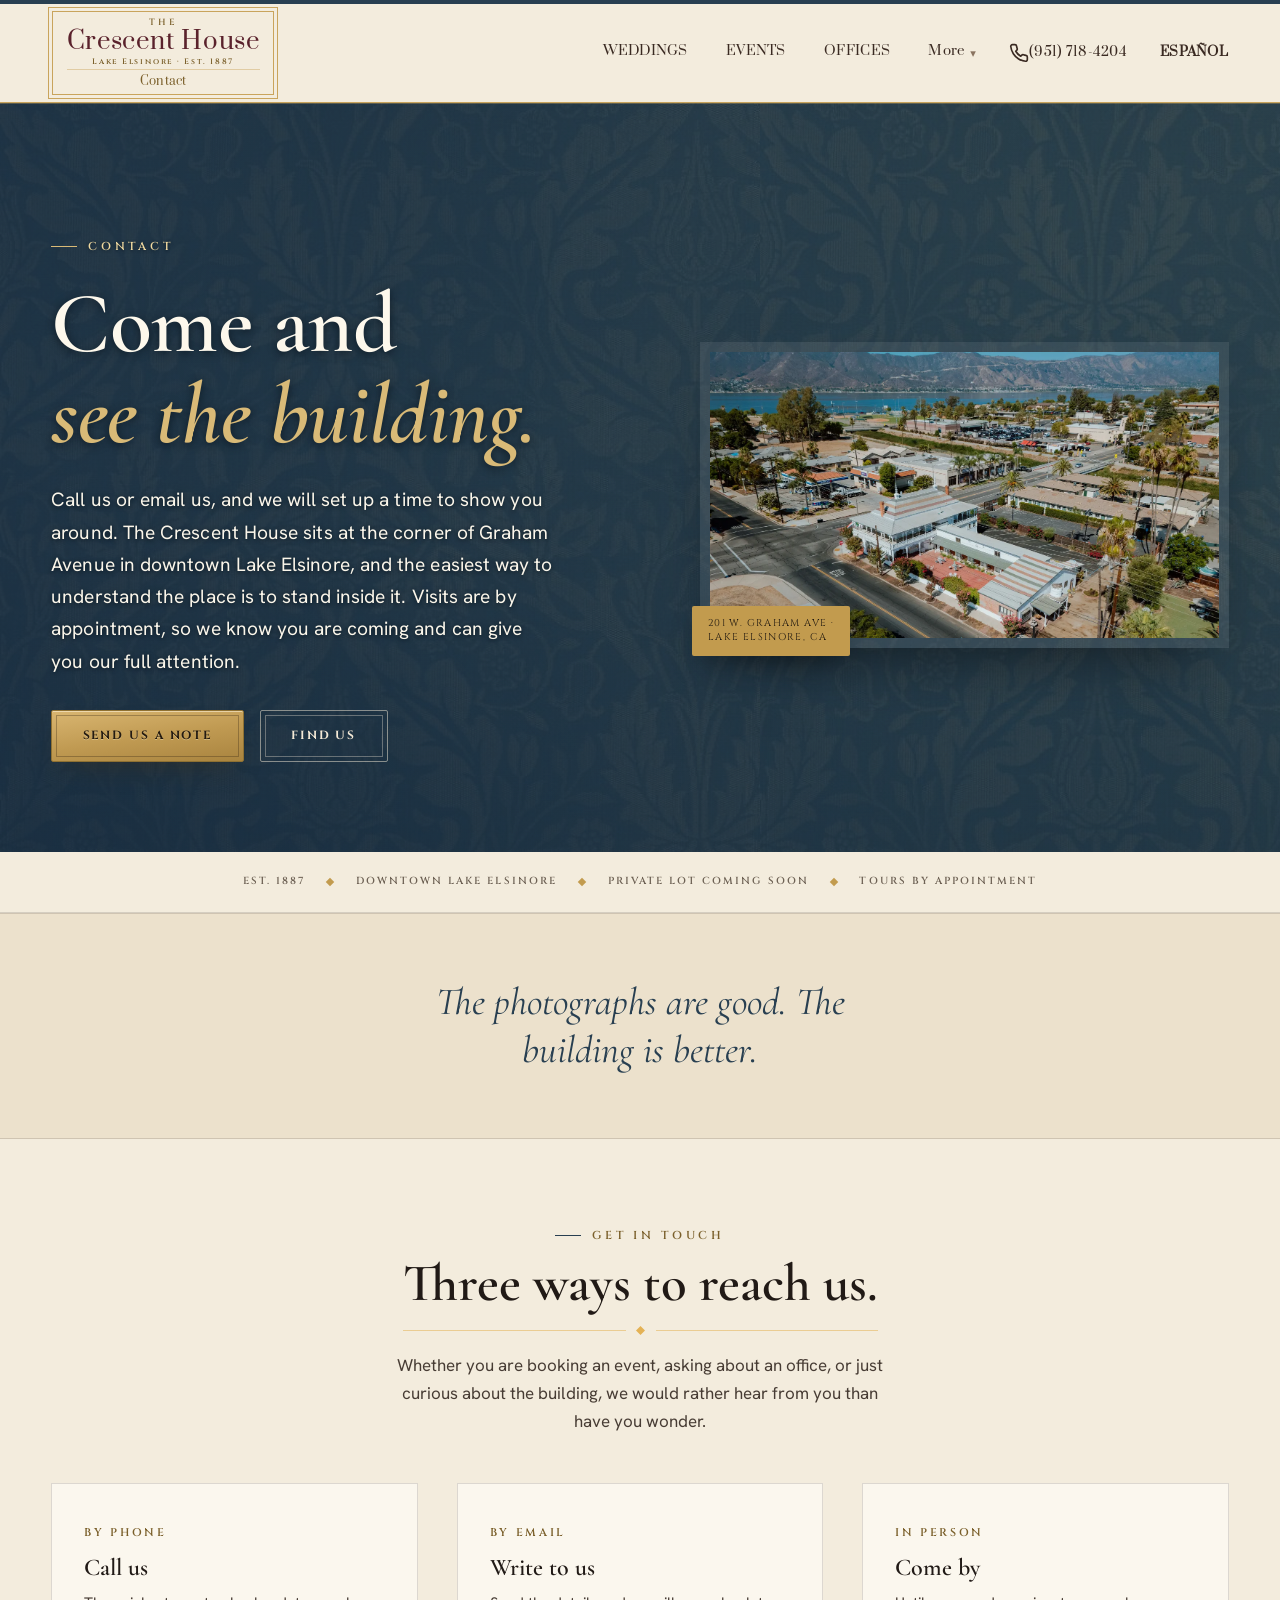
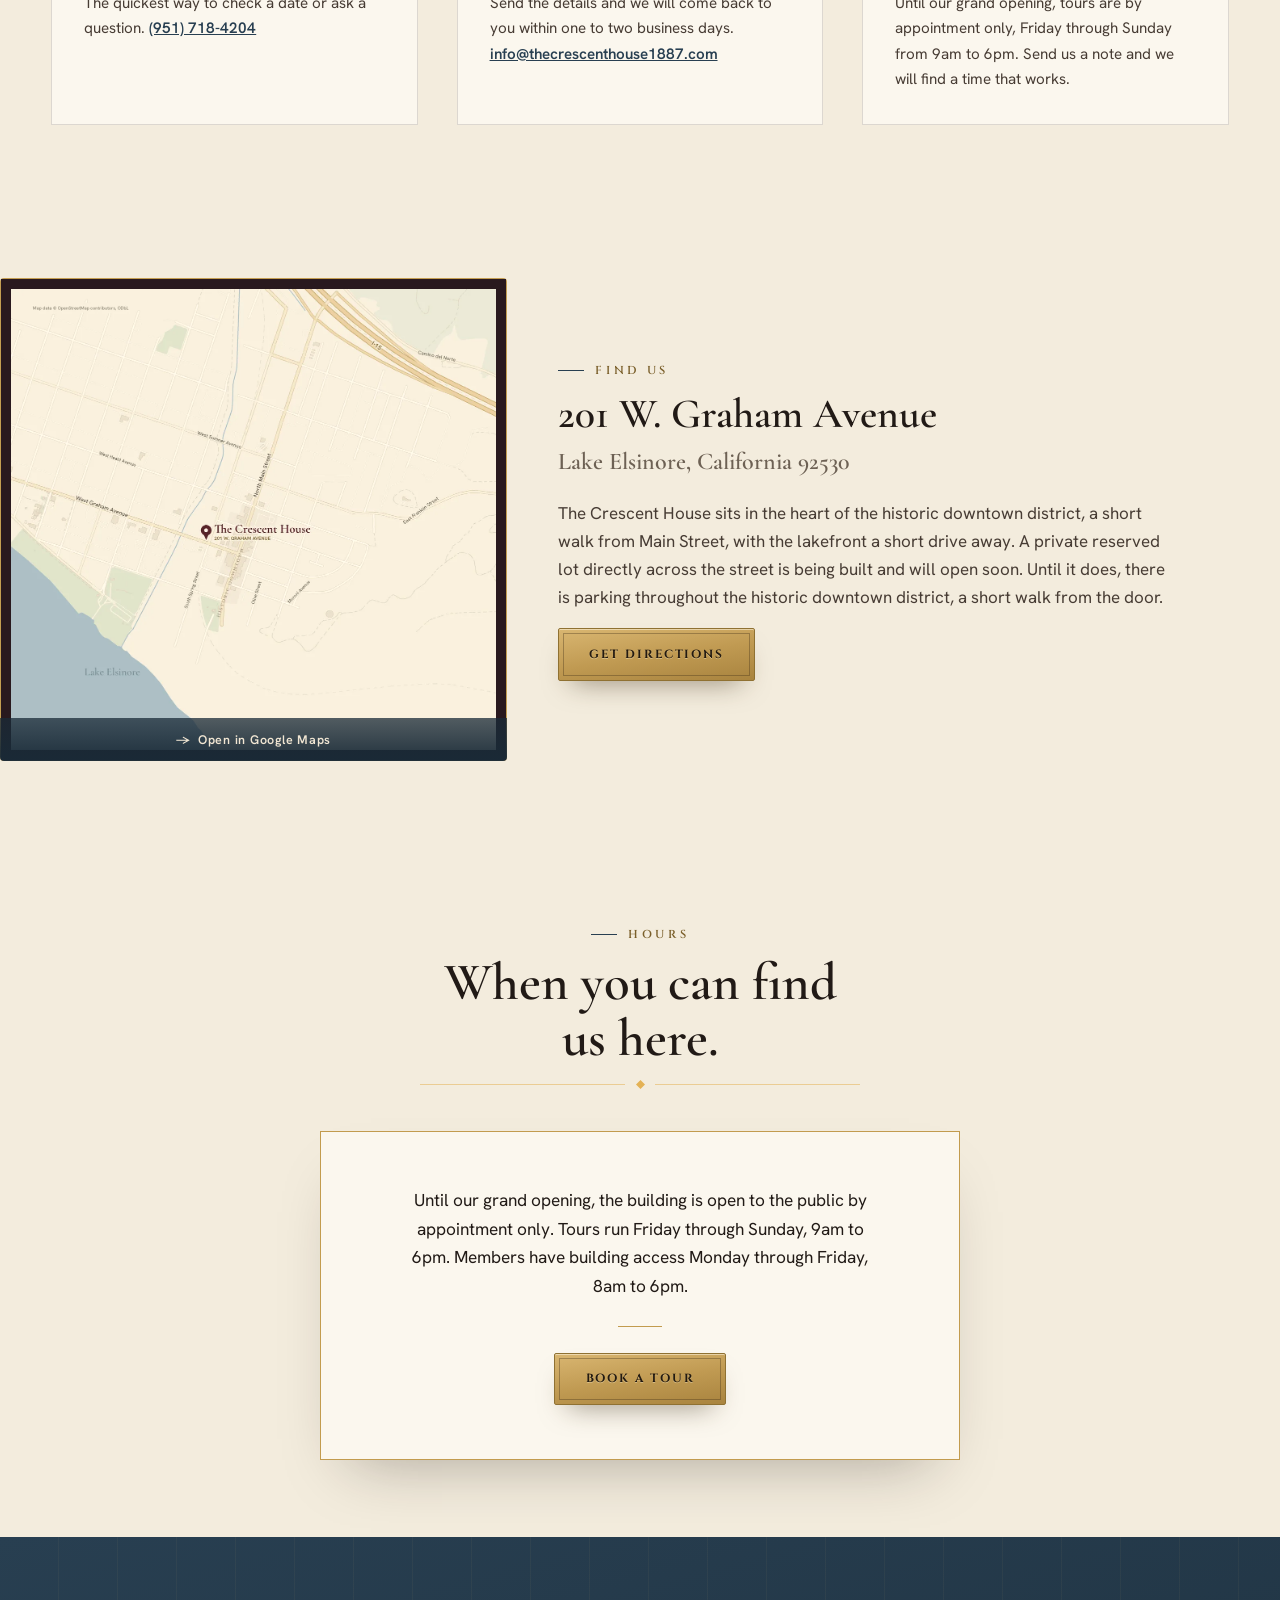
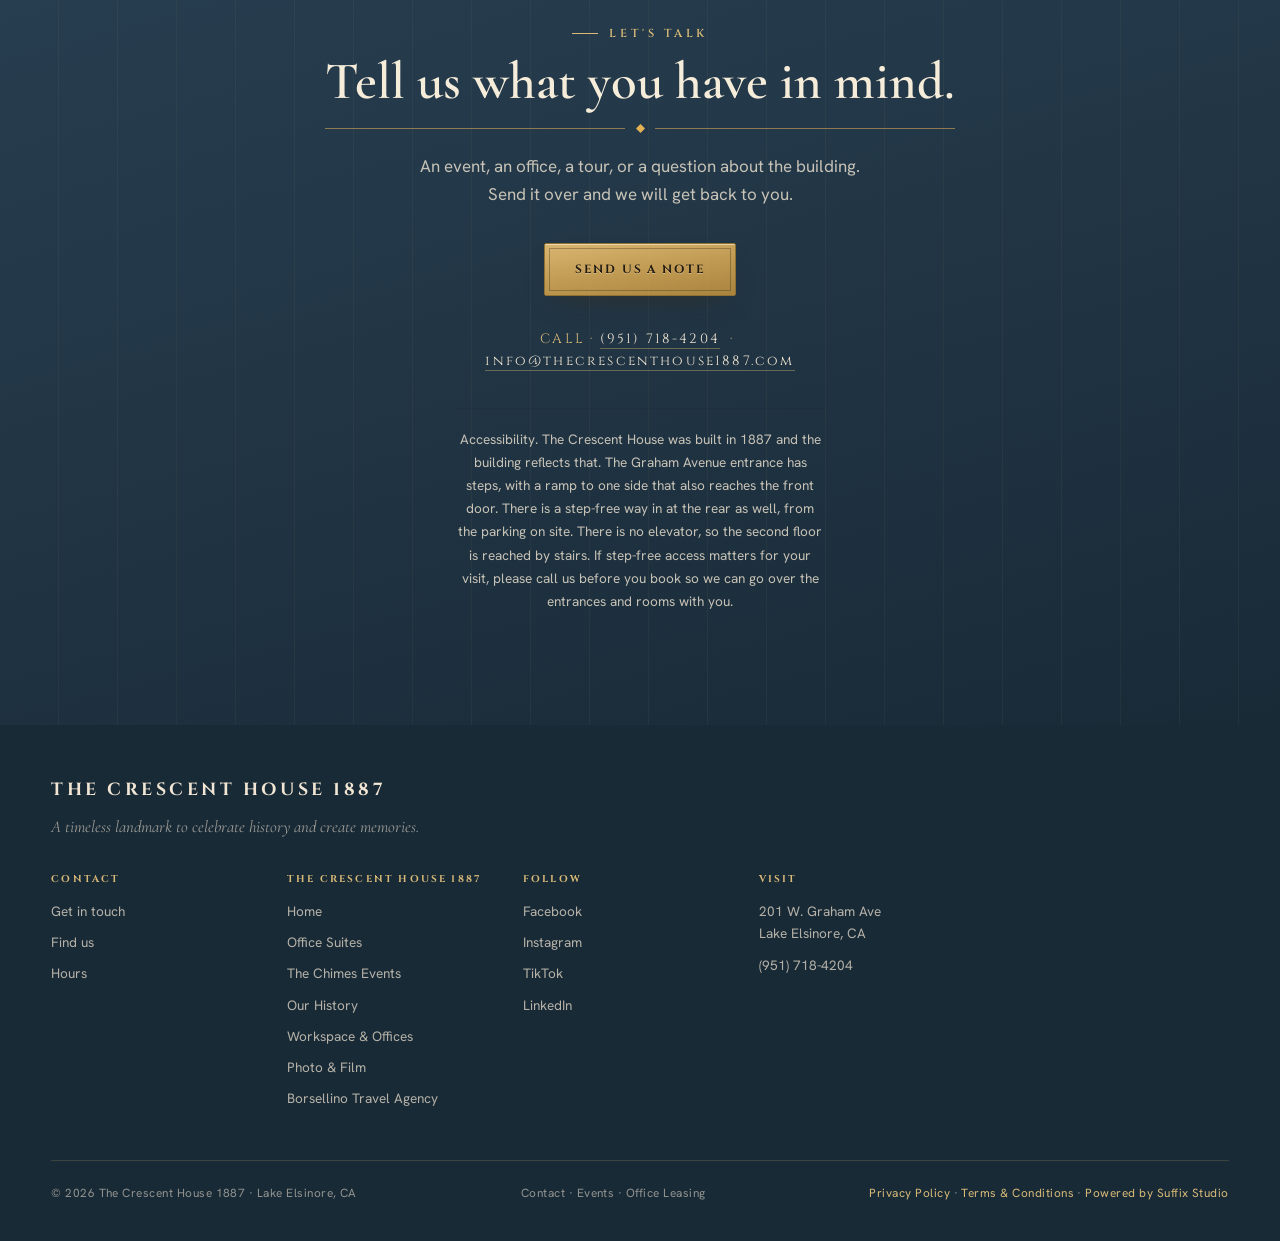
<file: contact.html>
<!DOCTYPE html>
<html lang="en">
<head>
<meta charset="UTF-8" />
<meta name="viewport" content="width=device-width, initial-scale=1.0" />
  <meta name="theme-color" content="#283F51" />
<meta name="color-scheme" content="light" />
<meta name="description" content="Call, write, or visit The Crescent House at 201 W. Graham Avenue in downtown Lake Elsinore. Tours of the historic 1887 Crescent Bath House by appointment." />
<link rel="icon" href="data:image/svg+xml,%3Csvg xmlns='http://www.w3.org/2000/svg' viewBox='0 0 32 32'%3E%3Crect width='32' height='32' rx='7' fill='%232F4A3A'/%3E%3Ctext x='16' y='23' font-family='Georgia,serif' font-weight='700' font-size='21' fill='%23F3ECDD' text-anchor='middle'%3EC%3C/text%3E%3C/svg%3E" />
  <link rel="apple-touch-icon" href="apple-touch-icon.png" />
<meta property="og:type" content="business.business" />
<meta property="og:title" content="Contact" />
<meta property="og:description" content="Call, write, or visit The Crescent House at 201 W. Graham Avenue in downtown Lake Elsinore. Tours of the historic 1887 Crescent Bath House by appointment." />
<meta property="og:image" content="https://thecrescenthouse1887.com/images/og/contact.jpg" />
<meta property="og:url" content="https://thecrescenthouse1887.com/contact.html" />
  <link rel="canonical" href="https://thecrescenthouse1887.com/contact.html" />
<meta name="twitter:card" content="summary_large_image" />
<meta name="twitter:title" content="Contact | Lake Elsinore" />
<meta name="twitter:description" content="Call, write, or visit The Crescent House at 201 W. Graham Avenue in downtown Lake Elsinore. Tours of the historic 1887 Crescent Bath House by appointment." />
<meta name="twitter:image" content="https://thecrescenthouse1887.com/images/og/contact.jpg" />
<title>Contact · The Crescent House 1887</title>
<link rel="preconnect" href="https://fonts.googleapis.com" />
<link rel="preconnect" href="https://fonts.gstatic.com" crossorigin />
<link href="https://fonts.googleapis.com/css2?family=Old+Standard+TT:ital,wght@0,400;0,700;1,400&amp;family=Playfair+Display+SC:wght@400;700&amp;family=Prata&amp;family=Cinzel:wght@500;600;700&amp;family=Cormorant+Garamond:ital,wght@0,500;0,600;0,700;1,500&amp;family=Hanken+Grotesk:wght@400;500;600;700&amp;display=swap" rel="stylesheet" />

<link rel="stylesheet" href="styles.css" />
<link rel="stylesheet" href="interior.css" />
<style>
  /* ---- only this page's own styling ---- */
  :root{color-scheme: light;
    --ink:#211A16;--forest:#283F51;--forest-deep:#192A37;--brass:#C29B4E;--brass-light:#D9BA77;--brass-deep:#9A7B33;
    --parchment:#F3ECDD;--parchment-2:#ECE1CC;--cream-card:#FBF7EE;--smoke:#8A7B6A;--line:rgba(33,26,22,.14);
    --accent:var(--forest); --accent-deep:var(--forest-deep);}
  body{margin:0;background:#F3ECDD;border-top:4px solid var(--forest);color:#211A16;font-family:"Hanken Grotesk",system-ui,-apple-system,Segoe UI,sans-serif;font-size:17px;line-height:1.65;-webkit-font-smoothing:antialiased;overflow-wrap:break-word;}
  .eyebrow::before{content:"";width:26px;height:1px;background:var(--forest);display:inline-block;}
  .section{padding:clamp(4rem,6vw,6rem) 0;}
  .dd-toggle{font-size:.9rem;font-weight:500;color:var(--ink);text-decoration:none;background:none;border:none;cursor:pointer;font-family:inherit;padding:0;white-space:nowrap;}
  .dd-toggle{display:inline-flex;align-items:center;gap:.35rem;}
  .hero{position:relative;background:linear-gradient(165deg,var(--forest) 0%,var(--forest-deep) 100%);color:#F1E6D3;overflow:hidden;}
  .hero .btn-ghost:hover{background:#F4E9D6;color:var(--forest-deep);}
  .hero-photo img{display:block;width:100%;height:100%;object-fit:cover;aspect-ratio:16/9;background:#192A37;}
  .steps{background:var(--cream-card);border-top:1px solid var(--line);border-bottom:1px solid var(--line);}
  .quote-band{background:var(--parchment-2);border-top:1px solid var(--line);border-bottom:1px solid var(--line);}
  .charm img{width:100%;display:block;border:1px solid var(--brass);padding:10px;background:#2b1a20;filter:sepia(.06) contrast(1.02);}
  .final{background:linear-gradient(165deg,var(--forest),var(--forest-deep));color:#F1E6D3;text-align:center;position:relative;overflow:hidden;}
  footer{background:var(--forest-deep);color:rgba(241,230,211,.72);padding:3.2rem 0 2.4rem;}
  .modal-head{background:linear-gradient(160deg,var(--forest),var(--forest-deep));color:#F4E9D6;padding:1.8rem 2rem 1.6rem;position:relative;}
  .charm img{cursor:zoom-in;}
  @media(max-width:1024px){
    .dd-toggle{width:100%;justify-content:space-between;}
  }
  @media(max-width:520px){
    body{font-size:16px;}
  }
  @media (prefers-color-scheme: dark){
    body{background:#F3ECDD !important;}
    body{color:#211A16 !important;}
    .dd-toggle{color:#4a3f36 !important;}
    .quote-band{background:#ECE1CC !important;}
    .final{background:#283F51 !important;color:#F1E6D3 !important;}
    .hero{background:#283F51 !important;color:#F1E6D3 !important;}
    footer{background:#192A37 !important;}
  }

/* the honeypot. Invisible to people. Bots fill it in and get dropped. */
.hp{position:absolute;left:-9999px;width:1px;height:1px;overflow:hidden;}
@media (max-width:640px){
}

/* ---- the address, in one piece ----
   It used to be split, with a paragraph wedged between the street and the city. An
   <address> tag is the right element for this, and it keeps the two lines together. */
.addr{font-style:normal;display:block;margin:.7rem 0 1.1rem;}
.addr-street{display:block;font-family:"Cormorant Garamond",serif;font-size:clamp(1.9rem,3.4vw,2.6rem);
  font-weight:600;line-height:1.12;color:var(--ink);}
.addr-city{display:block;font-family:"Cormorant Garamond",serif;font-size:clamp(1.2rem,2vw,1.5rem);
  font-weight:600;color:var(--smoke-ink);margin-top:.25rem;}

/* the map is a link now, not a picture you can only look at */
.map-link{display:block;position:relative;text-decoration:none;overflow:hidden;border-radius:4px;}
.map-link img{display:block;width:100%;transition:transform .4s ease;}
.map-link:hover img{transform:scale(1.03);}
.map-cue{position:absolute;left:0;right:0;bottom:0;padding:.7rem 1rem;
  background:linear-gradient(rgba(25,42,55,.75),rgba(25,42,55,.96));color:#F1E6D3;
  font-family:"Hanken Grotesk",sans-serif;font-size:.78rem;font-weight:600;
  letter-spacing:.06em;text-align:center;}
.map-cue::before{content:"\2192";margin-right:.45rem;}

@media(min-width:1025px){}
@media(max-width:1024px){}
section.hero{padding-top:clamp(1.4rem,3vw,2.2rem);}
</style>
<script type="application/ld+json">
{
  "@context": "https://schema.org",
  "@type": [
    "EventVenue",
    "LocalBusiness",
    "TouristAttraction",
    "LandmarksOrHistoricalBuildings"
  ],
  "@id": "https://thecrescenthouse1887.com/#organization",
  "name": "The Crescent House 1887",
  "alternateName": [
    "The Chimes",
    "The Crescent House",
    "Crescent Bath House",
    "Crescent Bathhouse"
  ],
  "description": "Historic 1887 landmark in downtown Lake Elsinore, home to a restored event and banquet venue, with boutique office suites in the same building.",
  "foundingDate": "1887",
  "url": "https://thecrescenthouse1887.com",
  "telephone": "+1-951-718-4204",
  "email": "info@thecrescenthouse1887.com",
  "address": {
    "@type": "PostalAddress",
    "streetAddress": "201 W. Graham Avenue",
    "addressLocality": "Lake Elsinore",
    "addressRegion": "CA",
    "postalCode": "92530",
    "addressCountry": "US"
  },
  "geo": {
    "@type": "GeoCoordinates",
    "latitude": 33.6686208,
    "longitude": -117.3291812
  },
  "hasMap": "https://www.google.com/maps/search/?api=1&query=The%20Crescent%20House%2C%20201%20W%20Graham%20Ave%2C%20Lake%20Elsinore%2C%20CA%2092530&query_place_id=ChIJpys4Qxyb3IARfDXrHLcU5A4",
  "sameAs": [
    "https://www.facebook.com/thecrescent1887",
    "https://www.instagram.com/thecrescenthouse1887",
    "https://www.tiktok.com/@thecrescent1887",
    "https://www.linkedin.com/company/the-crescent-house/"
  ],
  "image": [
    "https://thecrescenthouse1887.com/images/home-hero-facade.jpg",
    "https://thecrescenthouse1887.com/images/property-aerial.jpg"
  ],
  "openingHoursSpecification": [
    {
      "@type": "OpeningHoursSpecification",
      "dayOfWeek": [
        "Monday",
        "Tuesday",
        "Wednesday",
        "Thursday",
        "Friday"
      ],
      "opens": "08:00",
      "closes": "18:00",
      "description": "Workspace and offices"
    },
    {
      "@type": "OpeningHoursSpecification",
      "dayOfWeek": [
        "Friday",
        "Saturday",
        "Sunday"
      ],
      "opens": "09:00",
      "closes": "18:00",
      "description": "Historic tours, by appointment"
    }
  ],
  "priceRange": "$50-$15000",
  "areaServed": [
    {
      "@type": "City",
      "name": "Lake Elsinore"
    },
    {
      "@type": "City",
      "name": "Wildomar"
    },
    {
      "@type": "City",
      "name": "Murrieta"
    },
    {
      "@type": "City",
      "name": "Menifee"
    },
    {
      "@type": "City",
      "name": "Canyon Lake"
    },
    {
      "@type": "City",
      "name": "Temecula"
    },
    {
      "@type": "AdministrativeArea",
      "name": "Riverside County"
    }
  ],
  "amenityFeature": [
    {
      "@type": "LocationFeatureSpecification",
      "name": "Historic 1887 landmark on the National Register of Historic Places",
      "value": true
    },
    {
      "@type": "LocationFeatureSpecification",
      "name": "Indoor and outdoor event spaces",
      "value": true
    },
    {
      "@type": "LocationFeatureSpecification",
      "name": "On-site parking for VIP arrivals",
      "value": true
    },
    {
      "@type": "LocationFeatureSpecification",
      "name": "Street parking in the surrounding downtown district",
      "value": true
    },
    {
      "@type": "LocationFeatureSpecification",
      "name": "Ultrafast wifi",
      "value": true
    },
    {
      "@type": "LocationFeatureSpecification",
      "name": "Mounted TV with HDMI in the boardroom and training center",
      "value": true
    },
    {
      "@type": "LocationFeatureSpecification",
      "name": "Heating and air conditioning",
      "value": true
    },
    {
      "@type": "LocationFeatureSpecification",
      "name": "Catering ready, through a preferred vendor list",
      "value": true
    },
    {
      "@type": "LocationFeatureSpecification",
      "name": "Boutique office suites and shared coworking",
      "value": true
    },
    {
      "@type": "LocationFeatureSpecification",
      "name": "Virtual office and mail handling",
      "value": true
    },
    {
      "@type": "LocationFeatureSpecification",
      "name": "Wheelchair accessible second floor",
      "value": false
    }
  ],
  "department": {
    "@type": "TravelAgency",
    "@id": "https://thecrescenthouse1887.com/#borsellino",
    "name": "Borsellino Travel"
  },
  "identifier": {
    "@type": "PropertyValue",
    "propertyID": "NRHP",
    "name": "National Register of Historic Places reference number",
    "value": "75000453"
  },
  "additionalProperty": [
    {
      "@type": "PropertyValue",
      "propertyID": "https://www.wikidata.org/wiki/Property:P84",
      "name": "Architect",
      "value": "Frank Ferris"
    },
    {
      "@type": "PropertyValue",
      "name": "Added to the National Register of Historic Places",
      "value": "1975-07-30"
    },
    {
      "@type": "PropertyValue",
      "name": "Name on the National Register",
      "value": "Crescent Bathhouse"
    }
  ],
  "containsPlace": [
    {
      "@type": "EventVenue",
      "@id": "https://thecrescenthouse1887.com/#room-rose-garden",
      "name": "Rose Garden",
      "description": "The outdoor garden, used for ceremonies and for the largest receptions."
    },
    {
      "@type": "EventVenue",
      "@id": "https://thecrescenthouse1887.com/#room-fountain-plaza",
      "name": "Fountain Plaza",
      "description": "The open air courtyard, used for dinner and dancing."
    },
    {
      "@type": "EventVenue",
      "@id": "https://thecrescenthouse1887.com/#room-the-library-speakeasy",
      "name": "The Library Speakeasy",
      "description": "The bar and cocktail room. All cocktail service happens here."
    },
    {
      "@type": "Room",
      "@id": "https://thecrescenthouse1887.com/#room-the-parlor-room",
      "name": "The Parlor Room",
      "description": "A Victorian parlor for smaller gatherings. Standing only, with seating on the furniture in the room. No seated dining."
    },
    {
      "@type": "MeetingRoom",
      "@id": "https://thecrescenthouse1887.com/#room-the-crescent-training-center",
      "name": "The Crescent Training Center",
      "description": "The largest indoor room, with leather chairs, work tables and a mounted TV you can connect to with an HDMI cable.",
      "maximumAttendeeCapacity": 50,
      "additionalProperty": [
        {
          "@type": "PropertyValue",
          "name": "Classroom style",
          "value": 32
        },
        {
          "@type": "PropertyValue",
          "name": "Theater style",
          "value": 50
        }
      ]
    },
    {
      "@type": "MeetingRoom",
      "@id": "https://thecrescenthouse1887.com/#room-the-elsinore-boardroom",
      "name": "The Elsinore Boardroom",
      "description": "The most private room, with an executive table and a door that closes.",
      "maximumAttendeeCapacity": 10,
      "additionalProperty": [
        {
          "@type": "PropertyValue",
          "name": "Seats",
          "value": 10
        }
      ]
    },
    {
      "@type": "MeetingRoom",
      "@id": "https://thecrescenthouse1887.com/#room-the-ferris-suite",
      "name": "The Ferris Suite",
      "description": "Warm wood, vintage detail and natural light. The smallest meeting room.",
      "maximumAttendeeCapacity": 6,
      "additionalProperty": [
        {
          "@type": "PropertyValue",
          "name": "Seats",
          "value": 6
        }
      ]
    },
    {
      "@type": "MeetingRoom",
      "@id": "https://thecrescenthouse1887.com/#room-the-machado-suite",
      "name": "The Machado Suite",
      "description": "Currently under renovation. A versatile work and meeting room.",
      "maximumAttendeeCapacity": 16,
      "additionalProperty": [
        {
          "@type": "PropertyValue",
          "name": "Seats when it opens",
          "value": 16
        }
      ]
    },
    {
      "@type": "Room",
      "@id": "https://thecrescenthouse1887.com/#room-the-chimes-vip-room",
      "name": "The Chimes VIP Room",
      "description": "The room upstairs where the wedding party or the guest of honor gets ready. On the second floor, reached by stairs, as there is no elevator."
    }
  ],
  "hasOfferCatalog": {
    "@type": "OfferCatalog",
    "@id": "https://thecrescenthouse1887.com/#catalog",
    "name": "Rooms, plans and packages at The Crescent House 1887",
    "itemListElement": [
      {
        "@type": "OfferCatalog",
        "@id": "https://thecrescenthouse1887.com/#catalog-wedding-packages",
        "name": "Wedding packages",
        "itemListElement": [
          {
            "@type": "Offer",
            "name": "Intimate wedding package",
            "description": "10 to 50 guests. Micro-weddings, ceremony on site, five hours of event time, tables and chairs included, and an on-site coordinator.",
            "url": "https://thecrescenthouse1887.com/weddings.html#packages",
            "priceCurrency": "USD",
            "price": "3000",
            "priceSpecification": {
              "@type": "PriceSpecification",
              "@id": "https://thecrescenthouse1887.com/weddings.html#package-intimate-price",
              "priceCurrency": "USD",
              "minPrice": 3000,
              "valueAddedTaxIncluded": false
            },
            "availability": "https://schema.org/InStock",
            "itemOffered": {
              "@type": "Service",
              "name": "Intimate wedding package",
              "serviceType": "Wedding and event venue rental"
            },
            "@id": "https://thecrescenthouse1887.com/#offer-wedding-intimate"
          },
          {
            "@type": "Offer",
            "name": "Classic wedding package",
            "description": "50 to 99 guests. Ceremony and reception, five hours of event time, tables, chairs and setup, and The Library Speakeasy for cocktail hour.",
            "url": "https://thecrescenthouse1887.com/weddings.html#packages",
            "priceCurrency": "USD",
            "price": "6000",
            "priceSpecification": {
              "@type": "PriceSpecification",
              "@id": "https://thecrescenthouse1887.com/weddings.html#package-classic-price",
              "priceCurrency": "USD",
              "minPrice": 6000,
              "valueAddedTaxIncluded": false
            },
            "availability": "https://schema.org/InStock",
            "itemOffered": {
              "@type": "Service",
              "name": "Classic wedding package",
              "serviceType": "Wedding and event venue rental"
            },
            "@id": "https://thecrescenthouse1887.com/#offer-wedding-classic"
          },
          {
            "@type": "Offer",
            "name": "Grand wedding package",
            "description": "100 to 200 guests. Ceremony, dining and dancing across all event spaces indoor and out, five hours of event time, tables, chairs and setup, The Chimes VIP Room included, and a dedicated event lead.",
            "url": "https://thecrescenthouse1887.com/weddings.html#packages",
            "priceCurrency": "USD",
            "price": "12000",
            "priceSpecification": {
              "@type": "PriceSpecification",
              "@id": "https://thecrescenthouse1887.com/weddings.html#package-grand-price",
              "priceCurrency": "USD",
              "minPrice": 12000,
              "valueAddedTaxIncluded": false
            },
            "availability": "https://schema.org/InStock",
            "itemOffered": {
              "@type": "Service",
              "name": "Grand wedding package",
              "serviceType": "Wedding and event venue rental"
            },
            "@id": "https://thecrescenthouse1887.com/#offer-wedding-grand"
          },
          {
            "@type": "Offer",
            "name": "Extravaganza wedding package",
            "description": "Up to 300 guests. Every event space indoor and out, five hours of event time plus an extra hour beforehand for photos, the Rose Garden and Fountain Plaza, one hour in The Library Speakeasy, The Chimes VIP Room included, and a dedicated event lead.",
            "url": "https://thecrescenthouse1887.com/weddings.html#packages",
            "priceCurrency": "USD",
            "price": "15000",
            "priceSpecification": {
              "@type": "PriceSpecification",
              "@id": "https://thecrescenthouse1887.com/weddings.html#package-extravaganza-price",
              "priceCurrency": "USD",
              "minPrice": 15000,
              "valueAddedTaxIncluded": false
            },
            "availability": "https://schema.org/InStock",
            "itemOffered": {
              "@type": "Service",
              "name": "Extravaganza wedding package",
              "serviceType": "Wedding and event venue rental"
            },
            "@id": "https://thecrescenthouse1887.com/#offer-wedding-extravaganza"
          }
        ]
      },
      {
        "@type": "OfferCatalog",
        "@id": "https://thecrescenthouse1887.com/#catalog-meeting-rooms",
        "name": "Meeting rooms",
        "itemListElement": [
          {
            "@type": "Offer",
            "@id": "https://thecrescenthouse1887.com/#offer-room-the-crescent-training-center",
            "name": "The Crescent Training Center",
            "description": "Hire by the hour at $250, the half day of four hours at $650, or the full day of eight at $1,200.",
            "priceCurrency": "USD",
            "price": "250",
            "priceSpecification": [
              {
                "@type": "UnitPriceSpecification",
                "priceCurrency": "USD",
                "price": 250,
                "unitText": "hour",
                "unitCode": "HUR"
              },
              {
                "@type": "UnitPriceSpecification",
                "priceCurrency": "USD",
                "price": 650,
                "unitText": "half day, 4 hours"
              },
              {
                "@type": "UnitPriceSpecification",
                "priceCurrency": "USD",
                "price": 1200,
                "unitText": "full day, 8 hours"
              }
            ],
            "availability": "https://schema.org/InStock",
            "itemOffered": {
              "@type": "Service",
              "name": "The Crescent Training Center hire",
              "serviceType": "Meeting room hire"
            }
          },
          {
            "@type": "Offer",
            "@id": "https://thecrescenthouse1887.com/#offer-room-the-elsinore-boardroom",
            "name": "The Elsinore Boardroom",
            "description": "Hire by the hour at $150, the half day of four hours at $350, or the full day of eight at $750.",
            "priceCurrency": "USD",
            "price": "150",
            "priceSpecification": [
              {
                "@type": "UnitPriceSpecification",
                "priceCurrency": "USD",
                "price": 150,
                "unitText": "hour",
                "unitCode": "HUR"
              },
              {
                "@type": "UnitPriceSpecification",
                "priceCurrency": "USD",
                "price": 350,
                "unitText": "half day, 4 hours"
              },
              {
                "@type": "UnitPriceSpecification",
                "priceCurrency": "USD",
                "price": 750,
                "unitText": "full day, 8 hours"
              }
            ],
            "availability": "https://schema.org/InStock",
            "itemOffered": {
              "@type": "Service",
              "name": "The Elsinore Boardroom hire",
              "serviceType": "Meeting room hire"
            }
          },
          {
            "@type": "Offer",
            "@id": "https://thecrescenthouse1887.com/#offer-room-the-ferris-suite",
            "name": "The Ferris Suite",
            "description": "Hire by the hour at $75, the half day of four hours at $250, or the full day of eight at $600.",
            "priceCurrency": "USD",
            "price": "75",
            "priceSpecification": [
              {
                "@type": "UnitPriceSpecification",
                "priceCurrency": "USD",
                "price": 75,
                "unitText": "hour",
                "unitCode": "HUR"
              },
              {
                "@type": "UnitPriceSpecification",
                "priceCurrency": "USD",
                "price": 250,
                "unitText": "half day, 4 hours"
              },
              {
                "@type": "UnitPriceSpecification",
                "priceCurrency": "USD",
                "price": 600,
                "unitText": "full day, 8 hours"
              }
            ],
            "availability": "https://schema.org/InStock",
            "itemOffered": {
              "@type": "Service",
              "name": "The Ferris Suite hire",
              "serviceType": "Meeting room hire"
            }
          },
          {
            "@type": "Offer",
            "@id": "https://thecrescenthouse1887.com/#offer-room-the-machado-suite",
            "name": "The Machado Suite",
            "description": "Hire by the hour at $150, the half day of four hours at $350, or the full day of eight at $750. Currently under renovation.",
            "priceCurrency": "USD",
            "price": "150",
            "priceSpecification": [
              {
                "@type": "UnitPriceSpecification",
                "priceCurrency": "USD",
                "price": 150,
                "unitText": "hour",
                "unitCode": "HUR"
              },
              {
                "@type": "UnitPriceSpecification",
                "priceCurrency": "USD",
                "price": 350,
                "unitText": "half day, 4 hours"
              },
              {
                "@type": "UnitPriceSpecification",
                "priceCurrency": "USD",
                "price": 750,
                "unitText": "full day, 8 hours"
              }
            ],
            "availability": "https://schema.org/PreOrder",
            "itemOffered": {
              "@type": "Service",
              "name": "The Machado Suite hire",
              "serviceType": "Meeting room hire"
            }
          }
        ]
      },
      {
        "@type": "OfferCatalog",
        "@id": "https://thecrescenthouse1887.com/#catalog-workspace-and-virtual-office",
        "name": "Workspace and virtual office",
        "itemListElement": [
          {
            "@type": "Offer",
            "@id": "https://thecrescenthouse1887.com/#offer-day-pass",
            "name": "Day Pass",
            "description": "A full day in the building whenever you need it. No membership required.",
            "priceCurrency": "USD",
            "availability": "https://schema.org/InStock",
            "itemOffered": {
              "@type": "Service",
              "name": "Day Pass",
              "serviceType": "Workspace and virtual office"
            },
            "price": "50",
            "priceSpecification": [
              {
                "@type": "UnitPriceSpecification",
                "priceCurrency": "USD",
                "price": 50,
                "unitText": "day"
              }
            ]
          },
          {
            "@type": "Offer",
            "@id": "https://thecrescenthouse1887.com/#offer-tradition",
            "name": "Tradition",
            "description": "The virtual office plan. Business address at 201 W. Graham Avenue, a dedicated mailbox, and unlimited open seating in the shared rooms. Quoted monthly.",
            "priceCurrency": "USD",
            "availability": "https://schema.org/InStock",
            "itemOffered": {
              "@type": "Service",
              "name": "Tradition",
              "serviceType": "Workspace and virtual office"
            }
          },
          {
            "@type": "Offer",
            "@id": "https://thecrescenthouse1887.com/#offer-legacy",
            "name": "Legacy",
            "description": "Everything in Tradition, plus a semi-private furnished 10 by 10 office suite with up to 40 hours a month. Quoted monthly.",
            "priceCurrency": "USD",
            "availability": "https://schema.org/InStock",
            "itemOffered": {
              "@type": "Service",
              "name": "Legacy",
              "serviceType": "Workspace and virtual office"
            }
          },
          {
            "@type": "Offer",
            "@id": "https://thecrescenthouse1887.com/#offer-heritage",
            "name": "Heritage",
            "description": "Everything in Tradition, plus a semi-private furnished 10 by 10 office suite with up to 80 hours a month. Quoted monthly.",
            "priceCurrency": "USD",
            "availability": "https://schema.org/InStock",
            "itemOffered": {
              "@type": "Service",
              "name": "Heritage",
              "serviceType": "Workspace and virtual office"
            }
          }
        ]
      }
    ]
  },
  "subOrganization": {
    "@type": "Organization",
    "@id": "https://thecrescenthouse1887.com/#thechimes",
    "name": "The Chimes",
    "alternateName": [
      "The Chimes Events",
      "The Chimes Venue"
    ],
    "description": "The event and banquet venue inside The Crescent House 1887. Weddings, quinceañeras, social celebrations and corporate gatherings.",
    "url": "https://thecrescenthouse1887.com/chimes-events.html",
    "telephone": "+1-951-718-4204",
    "email": "info@thechimesevents.com",
    "parentOrganization": {
      "@id": "https://thecrescenthouse1887.com/#organization"
    }
  }
}
</script>
<script type="application/ld+json">
{
  "@context": "https://schema.org",
  "@type": "WebPage",
  "@id": "https://thecrescenthouse1887.com/contact.html#webpage",
  "url": "https://thecrescenthouse1887.com/contact.html",
  "name": "Contact · The Crescent House 1887",
  "isPartOf": {
    "@type": "WebSite",
    "@id": "https://thecrescenthouse1887.com/#website",
    "name": "The Crescent House 1887",
    "url": "https://thecrescenthouse1887.com",
    "publisher": {
      "@id": "https://thecrescenthouse1887.com/#organization"
    }
  },
  "about": {
    "@id": "https://thecrescenthouse1887.com/#organization"
  },
  "publisher": {
    "@id": "https://thecrescenthouse1887.com/#organization"
  },
  "inLanguage": [
    "en-US",
    "es"
  ],
  "description": "Call, write, or visit The Crescent House at 201 W. Graham Avenue in downtown Lake Elsinore. Tours of the historic 1887 Crescent Bath House by appointment.",
  "breadcrumb": {
    "@id": "https://thecrescenthouse1887.com/contact.html#breadcrumb"
  }
}
</script>
<script type="application/ld+json">
{
  "@context": "https://schema.org",
  "@type": "BreadcrumbList",
  "@id": "https://thecrescenthouse1887.com/contact.html#breadcrumb",
  "itemListElement": [
    {
      "@type": "ListItem",
      "position": 1,
      "name": "Home",
      "item": "https://thecrescenthouse1887.com"
    },
    {
      "@type": "ListItem",
      "position": 2,
      "name": "Contact"
    }
  ]
}
</script>
</head>
<body class="theme-forest">
    <a class="skip-link" href="#main" data-es="Saltar al contenido">Skip to content</a>
    

<!-- ===================== NAV ===================== -->
<header class="nav">
  <div class="nav-inner">
    <a href="index.html" class="wordmark"><span class="wm-frame"><span class="wm-the">THE</span><span class="wm-name">Crescent House</span><span class="wm-est" data-es="Lake Elsinore .  Fundada en 1887">Lake Elsinore &middot; Est. 1887</span><span class="wm-page" data-es="Contacto">Contact</span></span><span class="a11y-only" data-es=", inicio">, home</span></a>
    <nav class="nav-links" id="navLinks" aria-label="Primary" data-es-aria="Principal">
        <div class="doors">
          <div class="grp"><a class="door" href="weddings.html"><span class="dt" data-es="Bodas">Weddings</span></a></div>
          <div class="grp">
            <a class="door" href="chimes-events.html"><span class="dt" data-es="Eventos">Events</span></a>
            <div class="sub">
              <a href="chimes-events.html" data-es="The Chimes Venue">The Chimes Venue</a>
              <a href="social-events.html#quince" data-es="Quincea&ntilde;eras">Quincea&ntilde;eras</a>
              <a href="social-events.html" data-es="Eventos Sociales">Social Events</a>
              <a href="corporate-events.html" data-es="Eventos Corporativos">Corporate Events</a>
              <a href="social-events.html#library" data-es="The Library Speakeasy">The Library Speakeasy</a>
            </div>
          </div>
          <div class="grp">
            <a class="door" href="workspace.html"><span class="dt" data-es="Oficinas">Offices</span></a>
            <div class="sub">
              <a href="workspace.html" data-es="Espacios de Trabajo y Oficinas">Workspace &amp; Offices</a>
              <a href="virtual-office.html" data-es="Oficina Virtual">Virtual Office</a>
            </div>
          </div>
          <div class="grp grp--more">
            <button class="door door-more" type="button" aria-expanded="false"><span class="dt" data-es="M&aacute;s">More</span><span class="caret" aria-hidden="true">&#9662;</span></button>
            <div class="sub">
              <a href="history-tours.html" data-es="Historia y Recorridos">History &amp; Tours</a>
              <a href="photo-film.html" data-es="Foto y Video">Photo &amp; Film</a>
              <a href="borsellino-travel.html" data-es="Borsellino Travel Agency">Borsellino Travel Agency</a>
              <a href="contact.html" data-es="Contacto">Contact</a>
            </div>
          </div>
        </div>
        <a class="nav-call" href="tel:+19517184204" aria-label="Call The Crescent House 1887 at (951) 718-4204" data-es-aria="Llama a The Crescent House 1887 al (951) 718-4204"><svg viewBox="0 0 24 24" fill="none" stroke="currentColor" stroke-width="2" stroke-linecap="round" stroke-linejoin="round" aria-hidden="true"><path d="M22 16.92v3a2 2 0 0 1-2.18 2 19.8 19.8 0 0 1-8.63-3.07 19.5 19.5 0 0 1-6-6A19.8 19.8 0 0 1 2.12 4.18 2 2 0 0 1 4.11 2h3a2 2 0 0 1 2 1.72c.13.96.36 1.9.7 2.81a2 2 0 0 1-.45 2.11L8.09 9.91a16 16 0 0 0 6 6l1.27-1.27a2 2 0 0 1 2.11-.45c.91.34 1.85.57 2.81.7A2 2 0 0 1 22 16.92z"/></svg>(951) 718-4204</a>
        <button class="lang-toggle" type="button" aria-label="Espa&ntilde;ol, switch this page to Spanish">Espa&ntilde;ol</button>
      </nav>
    <div class="nav-mobile-controls">
      <a class="nav-call-mobile" href="tel:+19517184204" aria-label="Call The Crescent House 1887 at (951) 718-4204" data-es-aria="Llama a The Crescent House 1887 al (951) 718-4204"><svg viewBox="0 0 24 24" fill="none" stroke="currentColor" stroke-width="2" stroke-linecap="round" stroke-linejoin="round" aria-hidden="true"><path d="M22 16.92v3a2 2 0 0 1-2.18 2 19.8 19.8 0 0 1-8.63-3.07 19.5 19.5 0 0 1-6-6A19.8 19.8 0 0 1 2.12 4.18 2 2 0 0 1 4.11 2h3a2 2 0 0 1 2 1.72c.13.96.36 1.9.7 2.81a2 2 0 0 1-.45 2.11L8.09 9.91a16 16 0 0 0 6 6l1.27-1.27a2 2 0 0 1 2.11-.45c.91.34 1.85.57 2.81.7A2 2 0 0 1 22 16.92z"/></svg></a>
      <button class="lang-toggle lang-toggle-m" type="button" aria-label="Espa&ntilde;ol, switch this page to Spanish">Espa&ntilde;ol</button>
      <button class="menu-btn" id="menuBtn" aria-expanded="false" aria-controls="navLinks" data-es="Menú">Menu</button>
    </div>
  </div>
</header>

<main id="main">
    <section class="hero">
  <div class="container">
    <div class="hero-grid">
      <div class="reveal">
        <span class="eyebrow" data-es="Contacto">Contact</span>
        <h1 data-es="Ven a&lt;br&gt;&lt;em&gt;conocer el edificio.&lt;/em&gt;">Come and<br><em>see the building.</em></h1>
        <p class="lead" data-es="Llámanos o escríbenos y agendaremos un horario para mostrarte el lugar. The Crescent House está en la esquina de Graham Avenue en el centro de Lake Elsinore, y la mejor manera de entender el lugar es estar dentro. Las visitas son con cita, así sabemos que vienes y podemos brindarte toda nuestra atención.">Call us or email us, and we will set up a time to show you around. The Crescent House sits at the corner of Graham Avenue in downtown Lake Elsinore, and the easiest way to understand the place is to stand inside it. Visits are by appointment, so we know you are coming and can give you our full attention.</p>
        <div class="hero-cta">
          <button class="btn btn-brass" data-modal-open data-interest="general" data-es="ENVÍANOS UN MENSAJE">Send us a note</button>
          <a href="#visit" class="btn btn-ghost" data-es="ENCUÉNTRANOS">Find us</a>
        </div>
      </div>
      <div class="reveal">
        <figure class="hero-photo" style="margin:0;">
          <picture><source type="image/webp" srcset="images/landing-hero-exterior.webp" fetchpriority="high"><img fetchpriority="high" src="images/landing-hero-exterior.jpg" alt="An aerial view of The Crescent House 1887 with Lake Elsinore and the mountains behind it" data-es-alt="Vista aérea de The Crescent House 1887 con el lago Elsinore y las montañas al fondo"  width="1400" height="789" /></picture>
          <div class="hero-badge" data-es="01 W. GRAHAM AVE ·<br>LAKE ELSINORE, CA">201 W. Graham Ave ·<br>Lake Elsinore, CA</div>
        </figure>
      </div>
    </div>
  </div>
</section>

<section class="facts" aria-label="How to reach The Crescent House">
  <div class="container facts-row reveal">
    <span class="fact" data-es="Establecida en 1887">Est. 1887</span>
    <span class="fact" data-es="CENTRO HISTÓRICO DE LAKE ELSINORE">Downtown Lake Elsinore</span>
    <span class="fact">Private lot coming soon</span>
    <span class="fact" data-es="VISITAS CON PREVIA CITA">Tours by appointment</span>
  </div>
</section>

<section class="quote-band">
  <div class="container quote-inner reveal">
    <p data-es="Las fotografías son buenas. El edificio es mejor.">The photographs are good. The building is better.</p>
  </div>
</section>

<section class="section" id="reach">
  <div class="container">
    <div class="reveal sec-center" style="max-width:50ch;">
      <span class="eyebrow" data-es="Ponte en contacto">Get in touch</span>
      <h2 style="margin-top:.7rem;" data-es="Tres formas de contactarnos.">Three ways to reach us.</h2>
      <p style="color:#473c34;max-width:56ch;margin-top:1rem;" data-es="Ya sea que estés reservando un evento, preguntando por una oficina o simplemente tengas curiosidad por el edificio, nos gustaria escucharte y no dejarte con la duda.">Whether you are booking an event, asking about an office, or just curious about the building, we would rather hear from you than have you wonder.</p>
    </div>
    <div class="setting">
      <article class="set-card reveal">
        <span class="n" data-es="POR TELÉFONO">By phone</span>
        <h3 data-es="Llámanos">Call us</h3>
        <p data-es="La forma más rápida de consultar una fecha o hacer una pregunta. <a href='tel:+19517184204' style='color:var(--accent);font-weight:600;'>(951) 718-4204</a>">The quickest way to check a date or ask a question. <a href="tel:+19517184204" style="color:var(--accent);font-weight:600;">(951) 718-4204</a></p>
      </article>
      <article class="set-card reveal">
        <span class="n" data-es="POR CORREO ELECTRONICO">By email</span>
        <h3 data-es="Escríbenos">Write to us</h3>
        <p data-es="Envíenos los detalles y le responderemos en uno o dos días hábiles. <a href='mailto:info@thecrescenthouse1887.com' style='color:var(--accent);font-weight:600;'>info@thecrescenthouse1887.com</a>">Send the details and we will come back to you within one to two business days. <a href="mailto:info@thecrescenthouse1887.com" style="color:var(--accent);font-weight:600;">info@thecrescenthouse1887.com</a></p>
      </article>
      <article class="set-card reveal">
        <span class="n" data-es="EN PERSONA">In person</span>
        <h3 data-es="Visítanos">Come by</h3>
        <p>Until our grand opening, tours are by appointment only, Friday through Sunday from 9am to 6pm. Send us a note and we will find a time that works.</p>
      </article>
    </div>
  </div>
</section>

<section class="charm section" id="visit">
  <div class="container charm">
    <div class="reveal">
      <a class="map-link" href="https://www.google.com/maps/search/?api=1&amp;query=The%20Crescent%20House%2C%20201%20W%20Graham%20Ave%2C%20Lake%20Elsinore%2C%20CA%2092530&amp;query_place_id=ChIJpys4Qxyb3IARfDXrHLcU5A4" target="_blank" rel="noopener"
         aria-label="Open in Google Maps, The Crescent House at 201 W. Graham Avenue" data-es-aria="Abrir en Google Maps, The Crescent House en 201 W. Graham Avenue">
        <picture><source type="image/webp" srcset="images/landing-map.webp"><img src="images/landing-map.jpg" loading="lazy" decoding="async"
             alt="Map showing The Crescent House at 201 W. Graham Avenue in downtown Lake Elsinore, near Main Street and the lakefront"
             data-es-alt="Mapa que muestra The Crescent House en 201 W. Graham Avenue, en el centro de Lake Elsinore, cerca de Main Street y del lago"  width="1200" height="1141" /></picture>
        <span class="map-cue" data-es="Abrir en Google Maps">Open in Google Maps</span>
      </a>
    </div>
    <div class="reveal">
      <span class="eyebrow" data-es="ENCUÉNTRANOS">Find us</span>
      <address class="addr">
        <span class="addr-street" data-es="201 W. Graham Avenue">201 W. Graham Avenue</span>
        <span class="addr-city" data-es="Lake Elsinore, California 92530">Lake Elsinore, California 92530</span>
      </address>
      <p data-es="The Crescent House está en el corazón del distrito histórico del centro, a poca distancia a pie de Main Street, con el lago a poca distancia en auto. Un estacionamiento privado reservado, justo enfrente, está en construcción y abrirá próximamente. Mientras tanto, hay estacionamiento por todo el centro histórico, a poca distancia de la puerta.">The Crescent House sits in the heart of the historic downtown district, a short walk from Main Street, with the lakefront a short drive away. A private reserved lot directly across the street is being built and will open soon. Until it does, there is parking throughout the historic downtown district, a short walk from the door.</p>
      <a class="btn btn-brass" href="https://www.google.com/maps/search/?api=1&amp;query=The%20Crescent%20House%2C%20201%20W%20Graham%20Ave%2C%20Lake%20Elsinore%2C%20CA%2092530&amp;query_place_id=ChIJpys4Qxyb3IARfDXrHLcU5A4" target="_blank" rel="noopener"
         data-es="Cómo llegar">Get directions</a>
    </div>
  </div>
</section>

<section class="section" id="hours">
  <div class="container" style="text-align:center;">
    <div class="reveal" style="max-width:44ch;margin-inline:auto;">
      <span class="eyebrow" style="justify-content:center;" data-es="HORARIO">Hours</span>
      <h2 style="margin-top:.7rem;" data-es="Cuándo puedes encontrarnos aquí.">When you can find us here.</h2>
    </div>
    <div class="reveal" style="max-width:640px;margin:2.6rem auto 0;background:var(--cream-card);border:1px solid var(--brass);box-shadow:0 30px 60px -30px rgba(33,26,22,.35);padding:clamp(2.2rem,5vw,3.4rem);">
      <p style="font-size:1.08rem;max-width:48ch;margin-inline:auto;">Until our grand opening, the building is open to the public by appointment only. Tours run Friday through Sunday, 9am to 6pm. Members have building access Monday through Friday, 8am to 6pm.</p>
      <div style="width:44px;height:1px;background:var(--brass);margin:1.6rem auto;"></div>
      <button class="btn btn-brass" data-modal-open data-interest="tour" data-es="RESERVA UNA VISITA GUIADA">Book a tour</button>
    </div>
  </div>
</section>

<section class="final section" id="contact-final">
  <div class="container reveal">
    <span class="eyebrow" data-es="HABLEMOS">Let's talk</span>
    <h2 data-es="Cuéntanos qué tienes en mente.">Tell us what you have in mind.</h2>
    <p data-es="Un evento, una oficina, un recorrido o una pregunta sobre el edificio. Envíanoslo y te responderemos.">An event, an office, a tour, or a question about the building. Send it over and we will get back to you.</p>
    <button class="btn btn-brass" data-modal-open data-interest="general" data-es="ENVÍANOS UN MENSAJE">Send us a note</button>
    <p class="phone"><span data-es="LLÁMANOS">CALL</span> · <a href="tel:+19517184204">(951) 718-4204</a> &nbsp;·&nbsp; <a href="mailto:info@thecrescenthouse1887.com">info@thecrescenthouse1887.com</a></p>
  </div>

      <p class="ada-note reveal" data-es="Accesibilidad. The Crescent House se construyó en 1887 y el edificio lo refleja. La entrada de Graham Avenue tiene escalones, con una rampa a un costado que también llega a la puerta principal. También hay un acceso sin escalones por la parte de atrás, desde el estacionamiento en el lugar. No hay elevador, así que al segundo piso se sube por escalera. Si el acceso sin escalones es importante para su visita, llámenos antes de reservar para repasar con usted las entradas y los salones.">Accessibility. The Crescent House was built in 1887 and the building reflects that. The Graham Avenue entrance has steps, with a ramp to one side that also reaches the front door. There is a step-free way in at the rear as well, from the parking on site. There is no elevator, so the second floor is reached by stairs. If step-free access matters for your visit, please call us before you book so we can go over the entrances and rooms with you.</p>
    </section>

</main>
    <footer>
  <div class="container">
    <div class="foot-inner">
      <div class="foot-mark">
        <div class="name" data-es="THE CRESCENT HOUSE 1887">THE CRESCENT HOUSE 1887</div>
        <div class="tag" data-es="Un edificio emblemático para celebrar la historia y crear recuerdos inolvidables.">A timeless landmark to celebrate history and create memories.</div>
      </div>
      <div class="foot-cols">
        <div class="foot-col">
          <h3 class="foot-h" data-es="Contacto">Contact</h3>
          <a href="#reach" data-es="Ponte en contacto">Get in touch</a>
          <a href="#visit" data-es="ENCUÉNTRANOS">Find us</a>
          <a href="#hours" data-es="HORARIO">Hours</a>
        </div>
        <div class="foot-col">
          <h3 class="foot-h" data-es="THE CRESCENT HOUSE 1887">The Crescent House 1887</h3>
          <a href="index.html" data-es="INICIO">Home</a>
          <a href="index.html#office" data-es="Áreas de Oficinas">Office Suites</a>
          <a href="chimes-events.html" data-es="The Chimes Events">The Chimes Events</a>
          <a href="index.html#heritage" data-es="NUESTRA HISTORIA">Our History</a>
          <a href="workspace.html" data-es="Espacios de Trabajo y Oficinas">Workspace &amp; Offices</a>
          <a href="photo-film.html" data-es="Foto y Video">Photo &amp; Film</a>
          <a href="borsellino-travel.html" data-es="Borsellino Travel Agency">Borsellino Travel Agency</a>
        </div>
        <div class="foot-col">
          <h3 class="foot-h" data-es="SIGUENOS">Follow</h3>
          <a href="https://www.facebook.com/thecrescent1887" target="_blank" rel="noopener">Facebook</a>
              <a href="https://www.instagram.com/thecrescenthouse1887" target="_blank" rel="noopener">Instagram</a>
          <a href="https://www.tiktok.com/@thecrescent1887" target="_blank" rel="noopener">TikTok</a>
          <a href="https://www.linkedin.com/company/the-crescent-house/" target="_blank" rel="noopener">LinkedIn</a>
        </div>
        <div class="foot-col">
          <h3 class="foot-h" data-es="VISITA">Visit</h3>
          <a href="https://www.google.com/maps/search/?api=1&amp;query=The%20Crescent%20House%2C%20201%20W%20Graham%20Ave%2C%20Lake%20Elsinore%2C%20CA%2092530&amp;query_place_id=ChIJpys4Qxyb3IARfDXrHLcU5A4" target="_blank" rel="noopener">201 W. Graham Ave<br>Lake Elsinore, CA</a>
          <a href="tel:+19517184204">(951) 718-4204</a>
        </div>
      </div>
    </div>
    <div class="foot-base">
      <span>© 2026 The Crescent House 1887 · Lake Elsinore, CA</span>
      <span data-es="Contacto · Eventos · Renta de Oficinas">Contact · Events · Office Leasing</span>
      <span class="foot-legal"><a href="privacy.html" data-es="Política de Privacidad">Privacy Policy</a> · <a href="terms.html" data-es="Términos y Condiciones">Terms &amp; Conditions</a> · <a href="https://suffixstudio.com" target="_blank" rel="noopener" data-es="Desarrollado por Suffix Studio">Powered by Suffix Studio</a></span>
    </div>
  </div>
</footer>

<!-- ===================== BOOKING MODAL ===================== -->
<div class="modal-overlay" id="bookModal" role="dialog" aria-modal="true" aria-labelledby="modalTitle">
  <div class="modal">
    <div class="modal-head">
      <span class="eyebrow">The Crescent House</span>
      <h3 id="modalTitle" data-es="ENVÍANOS UN MENSAJE">Send us a note</h3>
      <p data-es="Dinos qué necesitas y nos comunicaremos contigo en uno o dos días hábiles.">Tell us what you need and we'll be in touch within one to two business days.</p>
      <button class="modal-close" id="modalClose" aria-label="Close" data-es-aria="Cerrar">✕</button>
    </div>
    <div class="modal-body">
      <form id="bookForm" novalidate name="crescent-house-inquiry" method="POST" data-netlify="true" netlify-honeypot="bot-field">
            <input type="hidden" name="form-name" value="crescent-house-inquiry" />
            <input type="hidden" name="page" value="contact" />
            <p class="hp" aria-hidden="true"><label data-es="Deja esto vacío">Leave this empty <input name="bot-field" tabindex="-1" autocomplete="off" /></label></p>
        <div class="field">
          <label for="interest" data-es="Esta consulta es sobre">This inquiry is about</label>
          <select id="interest" name="interest">
            <option value="general" data-es="Una pregunta general">A general question</option>
            <option value="event" data-es="Un evento o reserva">An event or booking</option>
            <option value="office" data-es="Oficina o espacio de trabajo">Office or workspace</option>
            <option value="tour" data-es="Un recorrido por la casa histórica">A tour of the building</option>
          </select>
        </div>
        <div class="field req"><label for="name" data-es="Nombre completo">Full name</label><input id="name" name="name" type="text" autocomplete="name" required /></div>
        <div class="field-row">
          <div class="field req"><label for="email" data-es="Correo electrónico">Email</label><input id="email" name="email" type="email" autocomplete="email" required /></div>
          <div class="field req"><label for="phone" data-es="Teléfono">Phone</label><input id="phone" name="phone" type="tel" autocomplete="tel" required /></div>
        </div>
        <div class="field-row">
          <div class="field"><label for="date" data-es="Fecha preferida">Preferred date</label><input id="date" name="date" type="date" min="2026-08-02" /></div>
          <div class="field"><label for="guests" data-es="número estimado de invitados">Estimated guests</label><input id="guests" name="guests" type="number" min="1" max="300" placeholder="Up to 300" data-es-placeholder="Hasta 300" /></div>
        </div>
        <div class="field"><label for="message" data-es="Dinos qué necesitas">Tell us what you need</label><textarea id="message" name="message" placeholder="Tell us what you have in mind." data-es-placeholder="Cuéntanos qué tienes en mente."></textarea></div>
        <button type="submit" class="btn btn-primary" data-es="Enviar solicitud">Send inquiry</button>
      </form>
      <div class="form-success" id="formSuccess">
        <div class="check">✓</div>
        <h4 data-es="Gracias, nosotros nos encargamos">Thank you, we've got it.</h4>
        <p data-es="Los contactaremos en breve">We'll reach out shortly.</p>
      </div>
    </div>
  </div>
</div>

<!-- ===================== LIGHTBOX ===================== -->

<!-- ===================== STICKY CTA ===================== -->
<div class="sticky-cta" id="stickyCta"><button class="btn btn-brass" data-modal-open data-interest="general" data-es="Ponte en contacto">Get in touch</button></div>



<!-- The words for this page. app.js supplies the behavior. -->
<script>
  var MODAL_LABELS={
    en:{general:'Send us a note',event:'Tell us about your event',office:'Ask about office space',tour:'Book a tour'},
    es:{general:'Envíanos un mensaje',event:'Cuéntanos sobre tu evento',office:'Pregunte por una oficina',tour:'Agende un recorrido'}
  };
  var MODAL_DEFAULT={en:'Send us a note',es:'Envíanos un mensaje'};

  var I18N = [
    [".hero-badge", "01 W. GRAHAM AVE ·<br>LAKE ELSINORE, CA"],
    [".hero .eyebrow", "Contacto"],
    [".hero h1", "Ven y<br><em>conoce el edificio.</em>"],
    [".hero .lead", "Llámanos o escríbenos y agendaremos un horario para mostrarte el lugar. The Crescent House está en la esquina de Graham Avenue en el centro de Lake Elsinore, y la mejor manera de entender el lugar es estar dentro. Las visitas son con cita, así sabemos que vienes y podemos brindarte toda nuestra atención."],
    [".hero-cta .btn-brass", "Envíanos un mensaje"],
    [".hero-cta .btn-ghost", "ENCUÉNTRANOS"],
    [".facts .fact:nth-child(1)", "Establecida en 1887"],
    [".facts .fact:nth-child(2)", "CENTRO HISTÓRICO DE LAKE ELSINORE"],
    [".facts .fact:nth-child(3)", "Estacionamiento privado próximamente"],
    [".facts .fact:nth-child(4)", "VISITAS CON PREVIA CITA"],
    [".quote-inner p", "Las fotografías son buenas. El edificio es mejor."],
    ["#reach .eyebrow", "Ponte en contacto"],
    ["#reach h2", "Tres formas de contactarnos."],
    ["#reach > .container > .reveal > p", "Ya sea que estés reservando un evento, preguntando por una oficina o simplemente tengas curiosidad por el edificio, nos gustaria escucharte y no dejarte con la duda."],
    [".setting .set-card:nth-child(1) .n", "Por teléfono"],
    [".setting .set-card:nth-child(1) h3", "Llámanos"],
    [".setting .set-card:nth-child(2) .n", "POR CORREO ELECTRONICO"],
    [".setting .set-card:nth-child(2) h3", "Escríbenos"],
    [".setting .set-card:nth-child(3) .n", "En persona"],
    [".setting .set-card:nth-child(3) h3", "Visítanos"],
    ["#hours .eyebrow", "Horario"],
    ["#hours h2", "Cuándo puedes encontrarnos aquí."],
    ["#hours .btn", "RESERVA UNA VISITA GUIADA"],
    ["#contact-final .eyebrow", "Hablemos"],
    ["#contact-final h2", "Cuéntanos qué tienes en mente."],
    ["#contact-final p:not(.phone):not(.ada-note)", "Un evento, una oficina, un recorrido o una pregunta sobre el edificio. Envíanoslo y te responderemos."],
    ["#contact-final .btn-brass", "Envíanos un mensaje"],
    ["#contact-final .phone", "MARCANOS · <a href=\"tel:+19517184204\">(951) 718-4204</a> &nbsp;·&nbsp; <a href=\"mailto:info@thecrescenthouse1887.com\">info@thecrescenthouse1887.com</a>"],
    [".foot-mark .tag", "Un edificio emblemático para celebrar la historia y crear recuerdos inolvidables."],
    [".foot-cols .foot-col:nth-of-type(1) h3", "Contacto"],
    [".foot-cols .foot-col:nth-of-type(3) h3", "SIGUENOS"],
    [".foot-cols a[href=\"#reach\"]", "Póngase en contacto"],
    [".foot-cols a[href=\"#visit\"]", "Encuéntrenos"],
    [".foot-cols a[href=\"#hours\"]", "Horario"],
    [".foot-cols a[href=\"index.html\"]", "Inicio"],
    [".foot-cols a[href=\"index.html#office\"]", "Suites de oficina"],
    [".foot-cols a[href=\"chimes-events.html\"]", "Eventos The Chimes"],
    [".foot-cols a[href=\"index.html#heritage\"]", "Historia"],
    [".foot-cols a[href=\"workspace.html\"]", "Espacios de Trabajo y Oficinas"],
    [".foot-cols a[href=\"photo-film.html\"]", "Fotografía y Cine"],
    [".foot-cols a[href=\"borsellino-travel.html\"]", "Borsellino Travel"],
    [".foot-cols .foot-col:nth-of-type(4) h3", "Visita"],
    [".foot-legal a[href=\"privacy.html\"]", "Política de Privacidad"],
    [".foot-legal a[href=\"terms.html\"]", "Términos y Condiciones"],
    [".foot-base span:nth-of-type(1)", "© 2026 The Crescent House 1887 · Lake Elsinore, CA"],
    [".foot-base span:nth-of-type(2)", "Contacto · Eventos · Renta de Oficinas"],
    [".modal-head p", "Dinos qué necesitas y nos comunicaremos contigo en uno o dos días hábiles."],
    ["label[for=\"interest\"]", "Esta consulta es sobre"],
    ["#interest option[value=\"general\"]", "Una pregunta general"],
    ["#interest option[value=\"event\"]", "Un evento o reserva"],
    ["#interest option[value=\"office\"]", "Oficina o espacio de trabajo"],
    ["#interest option[value=\"tour\"]", "Un recorrido por el edificio"],
    ["label[for=\"name\"]", "Nombre completo"],
    ["label[for=\"email\"]", "Correo electrónico"],
    ["label[for=\"phone\"]", "Teléfono"],
    ["label[for=\"date\"]", "Fecha preferida"],
    ["label[for=\"guests\"]", "Invitados estimados"],
    ["label[for=\"message\"]", "Cuéntanos qué necesitas"],
    ["#bookForm button[type=\"submit\"]", "Enviar consulta"],
    ["#formSuccess h4", "Gracias, nosotros nos encargamos"],
    ["#formSuccess p", "Los contactaremos en breve"],
    ["#stickyCta .btn", "Ponte en contacto"],
    [".setting .set-card:nth-child(3) p", "Hasta nuestra gran apertura, los recorridos son solo con cita, de viernes a domingo de 9am a 6pm. Escríbanos y encontraremos un horario que funcione."],
    ["#hours > .container > .reveal > p", "Hasta nuestra gran apertura, el edificio abre al público solo con cita. Los recorridos son de viernes a domingo, de 9am a 6pm. Los miembros tienen acceso al edificio de lunes a viernes, de 8am a 6pm."],
  ];

  var I18N_ATTR = [
    ["#visit img", "alt", "Mapa que muestra The Crescent House en 201 W. Graham Avenue, en el centro de Lake Elsinore"],
    ["#guests", "placeholder", "Opcional"],
    ["#message", "placeholder", "Cuéntanos qué tienes en mente."]
  ];
</script>
<script>
  var I18N_META = {
    title: "Contacto · The Crescent House 1887",
    desc:  "Llama, escribe o visita The Crescent House en 201 W. Graham Avenue, centro de Lake Elsinore. Recorridos del edificio histórico de 1887 con cita previa."
  };
</script>
<script src="app.js"></script>
</body>
</html>
</file>
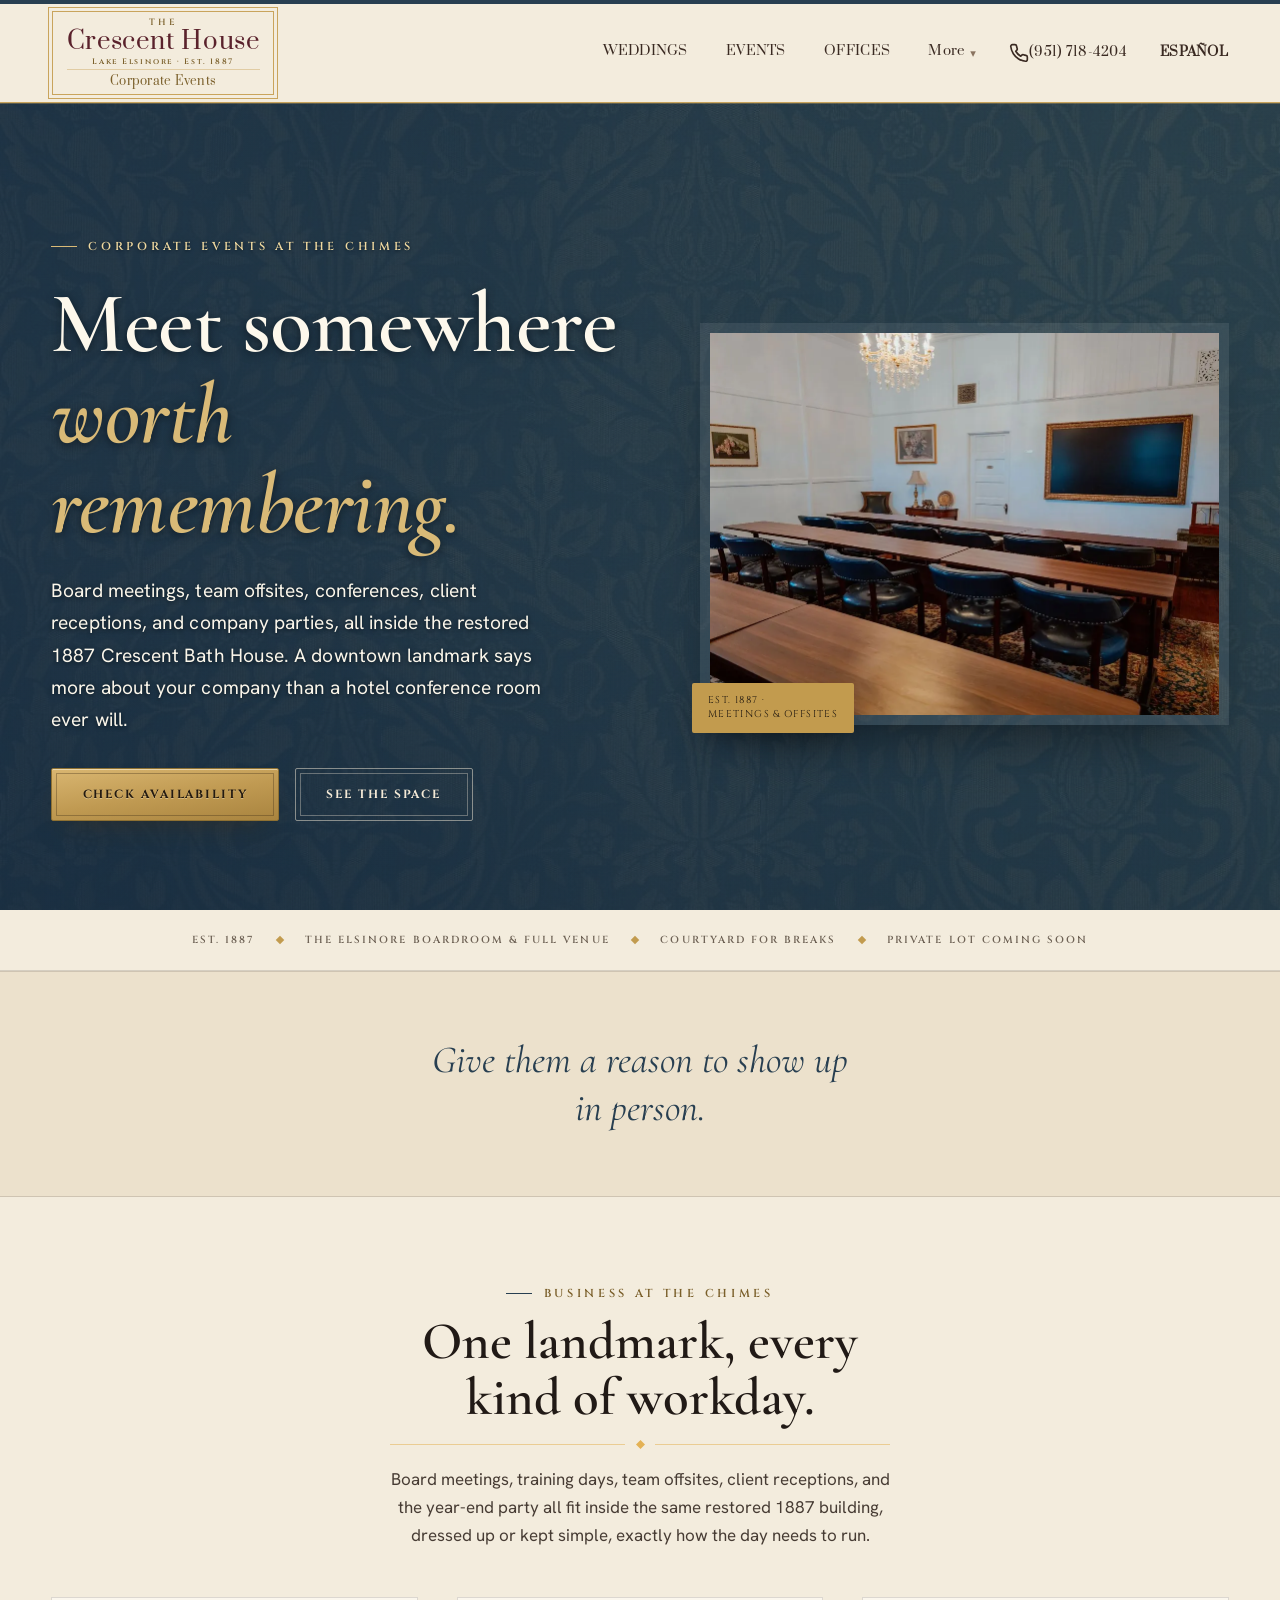
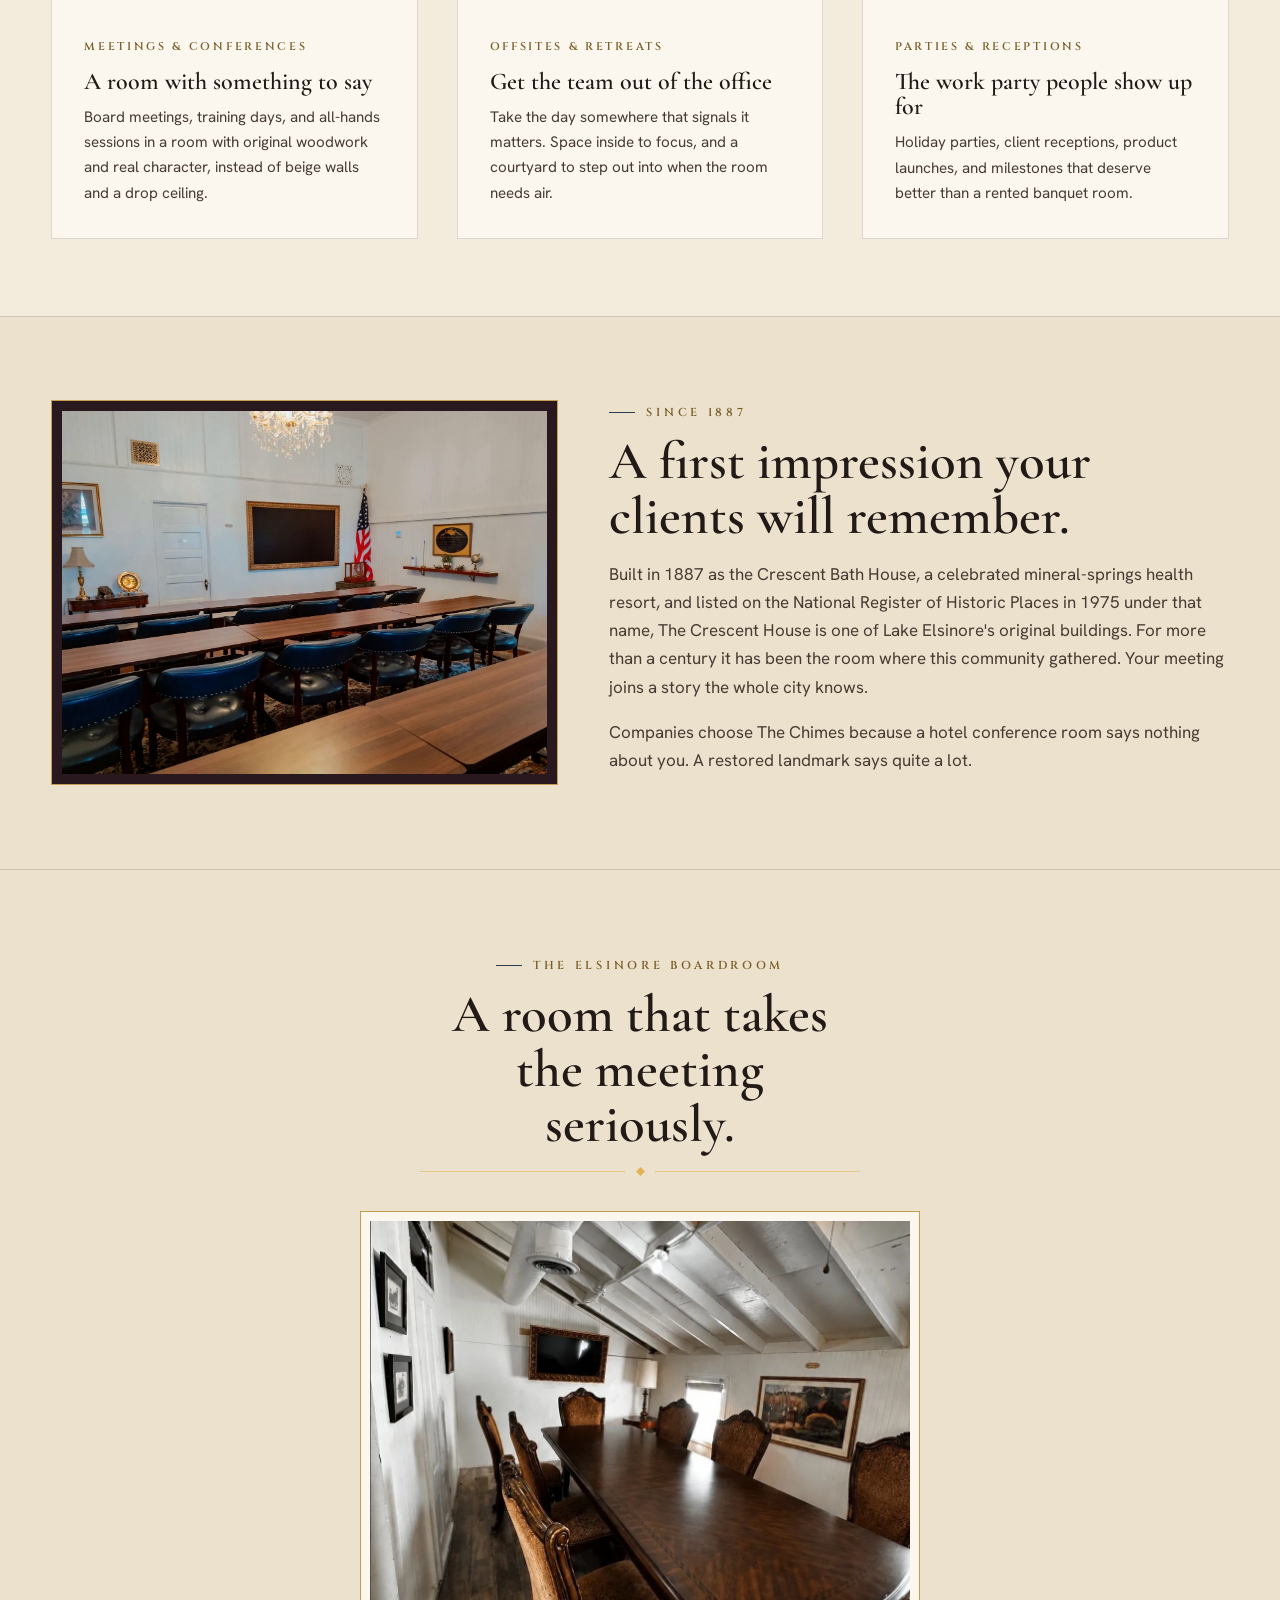
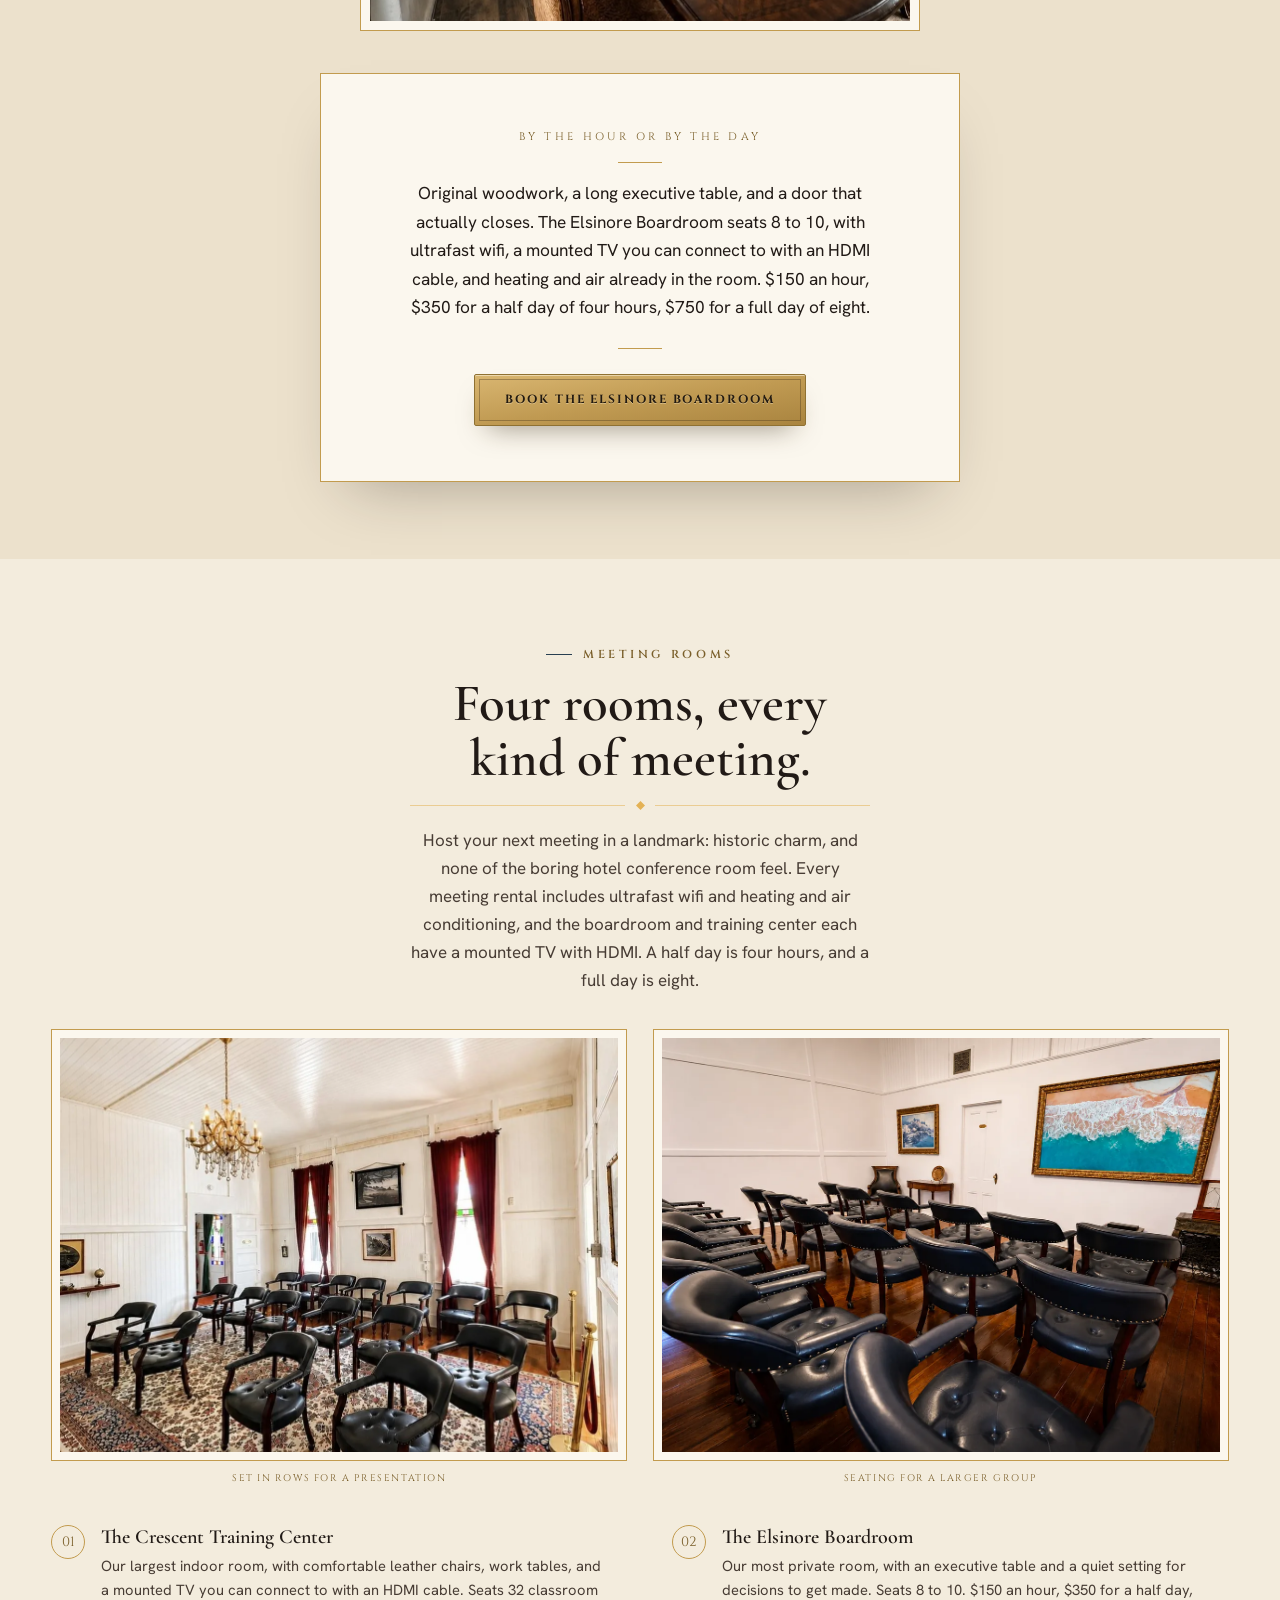
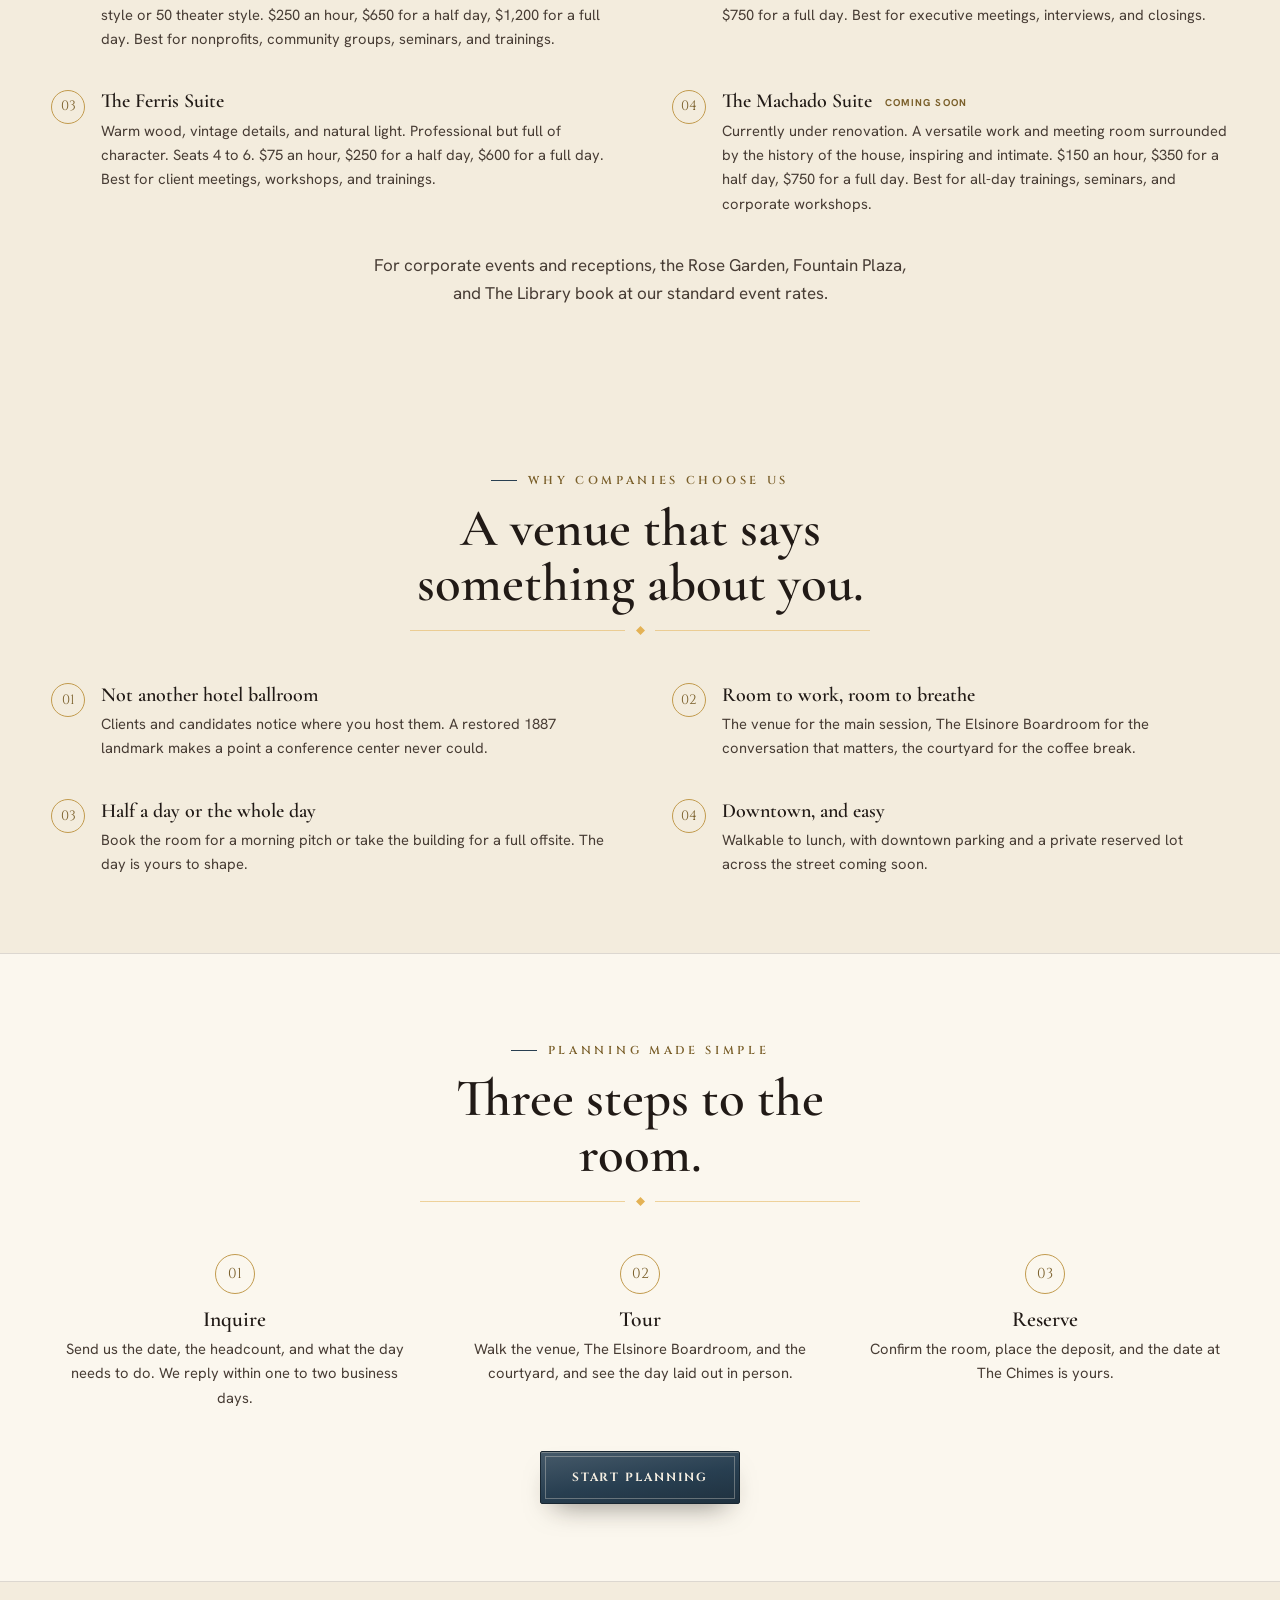
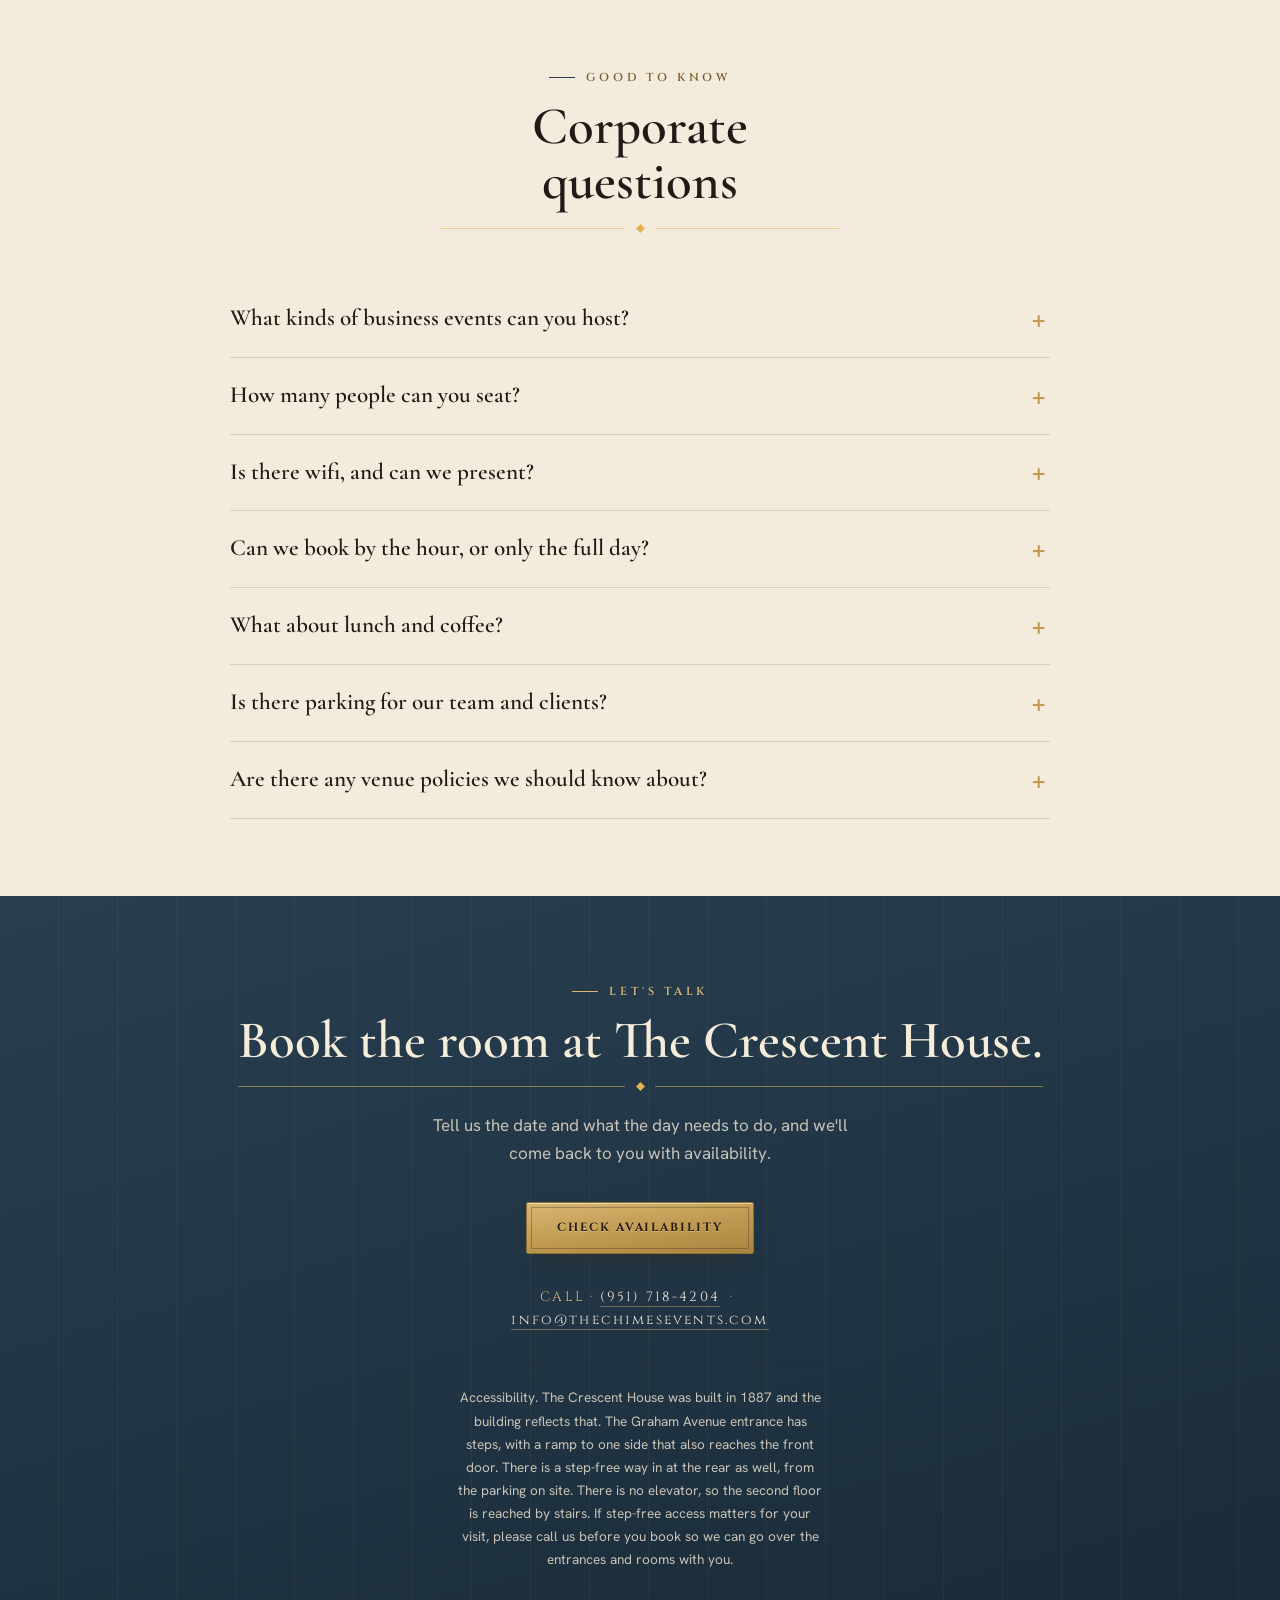
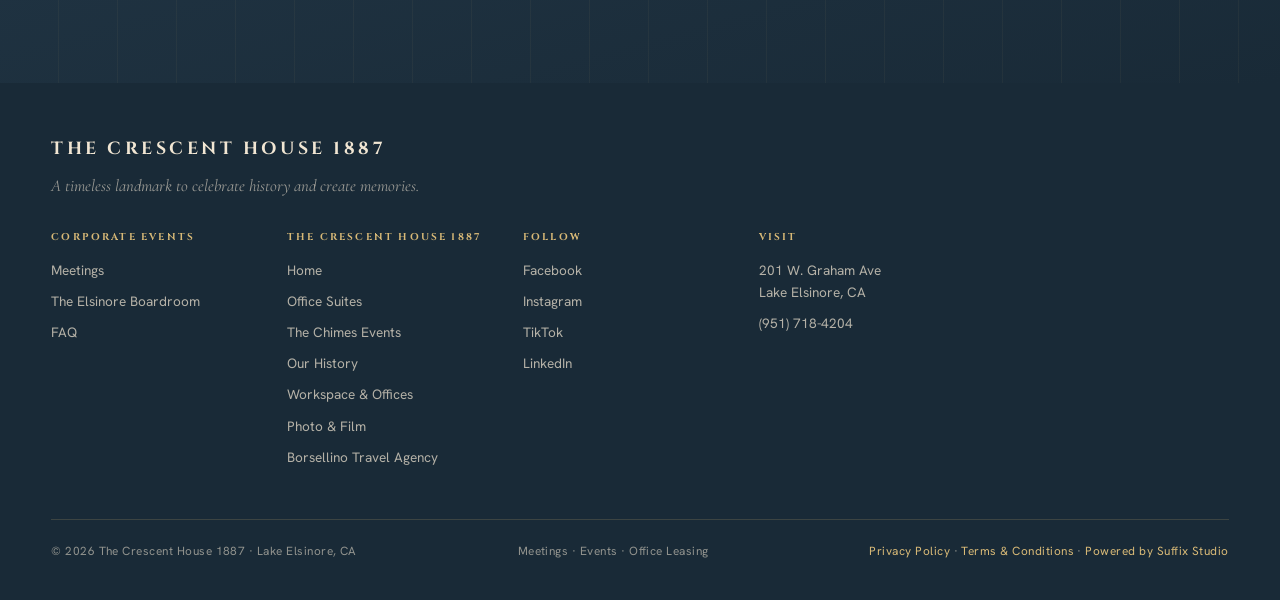
<file: corporate-events.html>
<!DOCTYPE html>
<html lang="en">
<head>
<meta charset="UTF-8" />
<meta name="viewport" content="width=device-width, initial-scale=1.0" />
  <meta name="theme-color" content="#283F51" />
<meta name="color-scheme" content="light" />
<meta name="description" content="Board meetings, team offsites, conferences, client receptions, and company parties inside the restored 1887 Crescent Bath House in downtown Lake Elsinore." />
<link rel="icon" href="data:image/svg+xml,%3Csvg xmlns='http://www.w3.org/2000/svg' viewBox='0 0 32 32'%3E%3Crect width='32' height='32' rx='7' fill='%232F4A3A'/%3E%3Ctext x='16' y='23' font-family='Georgia,serif' font-weight='700' font-size='21' fill='%23F3ECDD' text-anchor='middle'%3EC%3C/text%3E%3C/svg%3E" />
  <link rel="apple-touch-icon" href="apple-touch-icon.png" />
<meta property="og:type" content="business.business" />
<meta property="og:title" content="Corporate Events &amp; Meetings · The Chimes" />
<meta property="og:description" content="Meetings, offsites, conferences, and company parties inside a restored 1887 landmark. Not another hotel conference room." />
<meta property="og:image" content="https://thecrescenthouse1887.com/images/og/corporate-events.jpg" />
<meta property="og:url" content="https://thecrescenthouse1887.com/corporate-events.html" />
  <link rel="canonical" href="https://thecrescenthouse1887.com/corporate-events.html" />
<meta name="twitter:card" content="summary_large_image" />
<meta name="twitter:title" content="Corporate Events at The Chimes | Lake Elsinore" />
<meta name="twitter:description" content="Meetings, offsites, and company parties inside a historic 1887 landmark in downtown Lake Elsinore." />
<meta name="twitter:image" content="https://thecrescenthouse1887.com/images/og/corporate-events.jpg" />
<title>Corporate Event Venue in Lake Elsinore | The Chimes</title>
<link rel="preconnect" href="https://fonts.googleapis.com" />
<link rel="preconnect" href="https://fonts.gstatic.com" crossorigin />
<link href="https://fonts.googleapis.com/css2?family=Old+Standard+TT:ital,wght@0,400;0,700;1,400&amp;family=Playfair+Display+SC:wght@400;700&amp;family=Prata&amp;family=Cinzel:wght@500;600;700&amp;family=Cormorant+Garamond:ital,wght@0,500;0,600;0,700;1,500&amp;family=Hanken+Grotesk:wght@400;500;600;700&amp;display=swap" rel="stylesheet" />

<link rel="stylesheet" href="styles.css" />
<link rel="stylesheet" href="interior.css" />
<style>
  /* ---- only this page's own styling ---- */
  :root{color-scheme: light;
    --ink:#211A16;--forest:#283F51;--forest-deep:#192A37;--brass:#C29B4E;--brass-light:#D9BA77;--brass-deep:#9A7B33;
    --parchment:#F3ECDD;--parchment-2:#ECE1CC;--cream-card:#FBF7EE;--smoke:#8A7B6A;--line:rgba(33,26,22,.14);
    --accent:var(--forest); --accent-deep:var(--forest-deep);}
  body{margin:0;background:#F3ECDD;border-top:4px solid var(--forest);color:#211A16;font-family:"Hanken Grotesk",system-ui,-apple-system,Segoe UI,sans-serif;font-size:17px;line-height:1.65;-webkit-font-smoothing:antialiased;overflow-wrap:break-word;}
  .eyebrow::before{content:"";width:26px;height:1px;background:var(--forest);display:inline-block;}
  .section{padding:clamp(4rem,6vw,6rem) 0;}
  .dd-toggle{font-size:.9rem;font-weight:500;color:var(--ink);text-decoration:none;background:none;border:none;cursor:pointer;font-family:inherit;padding:0;white-space:nowrap;}
  .dd-toggle{display:inline-flex;align-items:center;gap:.35rem;}
  .hero{position:relative;background:linear-gradient(165deg,var(--forest) 0%,var(--forest-deep) 100%);color:#F1E6D3;overflow:hidden;}
  .hero .btn-ghost:hover{background:#F4E9D6;color:var(--forest-deep);}
  .hero-photo img{display:block;width:100%;height:100%;object-fit:cover;aspect-ratio:4/3;background:#192A37;}
  .steps{background:var(--cream-card);border-top:1px solid var(--line);border-bottom:1px solid var(--line);}
  .quote-band{background:var(--parchment-2);border-top:1px solid var(--line);border-bottom:1px solid var(--line);}
  .charm img{width:100%;display:block;border:1px solid var(--brass);padding:10px;background:#2b1a20;filter:sepia(.06) contrast(1.02);}
  .final{background:linear-gradient(165deg,var(--forest),var(--forest-deep));color:#F1E6D3;text-align:center;position:relative;overflow:hidden;}
  footer{background:var(--forest-deep);color:rgba(241,230,211,.72);padding:3.2rem 0 2.4rem;}
  .modal-head{background:linear-gradient(160deg,var(--forest),var(--forest-deep));color:#F4E9D6;padding:1.8rem 2rem 1.6rem;position:relative;}
  .charm img{cursor:zoom-in;}
  @media(max-width:1024px){
    .dd-toggle{width:100%;justify-content:space-between;}
  }
  @media(max-width:520px){
    body{font-size:16px;}
  }
  @media (prefers-color-scheme: dark){
    body{background:#F3ECDD !important;}
    body{color:#211A16 !important;}
    .dd-toggle{color:#4a3f36 !important;}
    .quote-band{background:#ECE1CC !important;}
    .final{background:#283F51 !important;color:#F1E6D3 !important;}
    .hero{background:#283F51 !important;color:#F1E6D3 !important;}
    footer{background:#192A37 !important;}
  }

/* the honeypot. Invisible to people. Bots fill it in and get dropped. */
.hp{position:absolute;left:-9999px;width:1px;height:1px;overflow:hidden;}
@media (max-width:640px){
}

@media(min-width:1025px){}
@media(max-width:1024px){}
section.hero{padding-top:clamp(1.4rem,3vw,2.2rem);}
  .room-shots{display:grid;grid-template-columns:repeat(2,minmax(0,1fr));gap:clamp(1rem,2.4vw,1.6rem);margin-top:2.2rem;}
  .room-shots figure{margin:0;}
  .room-shots img{display:block;width:100%;aspect-ratio:4/3;object-fit:cover;border:1px solid var(--brass);padding:8px;background:var(--cream-card);}
  .room-shots figcaption{font-family:"Cinzel",serif;font-size:.6rem;letter-spacing:.16em;text-transform:uppercase;color:var(--brass-ink);margin-top:.6rem;text-align:center;}
  @media(max-width:640px){ .room-shots{grid-template-columns:1fr;} }
</style>
<script type="application/ld+json">
{
  "@context": "https://schema.org",
  "@type": [
    "EventVenue",
    "LocalBusiness",
    "TouristAttraction",
    "LandmarksOrHistoricalBuildings"
  ],
  "@id": "https://thecrescenthouse1887.com/#organization",
  "name": "The Crescent House 1887",
  "alternateName": [
    "The Chimes",
    "The Crescent House",
    "Crescent Bath House",
    "Crescent Bathhouse"
  ],
  "description": "Historic 1887 landmark in downtown Lake Elsinore, home to a restored event and banquet venue, with boutique office suites in the same building.",
  "foundingDate": "1887",
  "url": "https://thecrescenthouse1887.com",
  "telephone": "+1-951-718-4204",
  "email": "info@thecrescenthouse1887.com",
  "address": {
    "@type": "PostalAddress",
    "streetAddress": "201 W. Graham Avenue",
    "addressLocality": "Lake Elsinore",
    "addressRegion": "CA",
    "postalCode": "92530",
    "addressCountry": "US"
  },
  "geo": {
    "@type": "GeoCoordinates",
    "latitude": 33.6686208,
    "longitude": -117.3291812
  },
  "hasMap": "https://www.google.com/maps/search/?api=1&query=The%20Crescent%20House%2C%20201%20W%20Graham%20Ave%2C%20Lake%20Elsinore%2C%20CA%2092530&query_place_id=ChIJpys4Qxyb3IARfDXrHLcU5A4",
  "sameAs": [
    "https://www.facebook.com/thecrescent1887",
    "https://www.instagram.com/thecrescenthouse1887",
    "https://www.tiktok.com/@thecrescent1887",
    "https://www.linkedin.com/company/the-crescent-house/"
  ],
  "image": [
    "https://thecrescenthouse1887.com/images/home-hero-facade.jpg",
    "https://thecrescenthouse1887.com/images/property-aerial.jpg"
  ],
  "openingHoursSpecification": [
    {
      "@type": "OpeningHoursSpecification",
      "dayOfWeek": [
        "Monday",
        "Tuesday",
        "Wednesday",
        "Thursday",
        "Friday"
      ],
      "opens": "08:00",
      "closes": "18:00",
      "description": "Workspace and offices"
    },
    {
      "@type": "OpeningHoursSpecification",
      "dayOfWeek": [
        "Friday",
        "Saturday",
        "Sunday"
      ],
      "opens": "09:00",
      "closes": "18:00",
      "description": "Historic tours, by appointment"
    }
  ],
  "priceRange": "$50-$15000",
  "areaServed": [
    {
      "@type": "City",
      "name": "Lake Elsinore"
    },
    {
      "@type": "City",
      "name": "Wildomar"
    },
    {
      "@type": "City",
      "name": "Murrieta"
    },
    {
      "@type": "City",
      "name": "Menifee"
    },
    {
      "@type": "City",
      "name": "Canyon Lake"
    },
    {
      "@type": "City",
      "name": "Temecula"
    },
    {
      "@type": "AdministrativeArea",
      "name": "Riverside County"
    }
  ],
  "amenityFeature": [
    {
      "@type": "LocationFeatureSpecification",
      "name": "Historic 1887 landmark on the National Register of Historic Places",
      "value": true
    },
    {
      "@type": "LocationFeatureSpecification",
      "name": "Indoor and outdoor event spaces",
      "value": true
    },
    {
      "@type": "LocationFeatureSpecification",
      "name": "On-site parking for VIP arrivals",
      "value": true
    },
    {
      "@type": "LocationFeatureSpecification",
      "name": "Street parking in the surrounding downtown district",
      "value": true
    },
    {
      "@type": "LocationFeatureSpecification",
      "name": "Ultrafast wifi",
      "value": true
    },
    {
      "@type": "LocationFeatureSpecification",
      "name": "Mounted TV with HDMI in the boardroom and training center",
      "value": true
    },
    {
      "@type": "LocationFeatureSpecification",
      "name": "Heating and air conditioning",
      "value": true
    },
    {
      "@type": "LocationFeatureSpecification",
      "name": "Catering ready, through a preferred vendor list",
      "value": true
    },
    {
      "@type": "LocationFeatureSpecification",
      "name": "Boutique office suites and shared coworking",
      "value": true
    },
    {
      "@type": "LocationFeatureSpecification",
      "name": "Virtual office and mail handling",
      "value": true
    },
    {
      "@type": "LocationFeatureSpecification",
      "name": "Wheelchair accessible second floor",
      "value": false
    }
  ],
  "department": {
    "@type": "TravelAgency",
    "@id": "https://thecrescenthouse1887.com/#borsellino",
    "name": "Borsellino Travel"
  },
  "identifier": {
    "@type": "PropertyValue",
    "propertyID": "NRHP",
    "name": "National Register of Historic Places reference number",
    "value": "75000453"
  },
  "additionalProperty": [
    {
      "@type": "PropertyValue",
      "propertyID": "https://www.wikidata.org/wiki/Property:P84",
      "name": "Architect",
      "value": "Frank Ferris"
    },
    {
      "@type": "PropertyValue",
      "name": "Added to the National Register of Historic Places",
      "value": "1975-07-30"
    },
    {
      "@type": "PropertyValue",
      "name": "Name on the National Register",
      "value": "Crescent Bathhouse"
    }
  ],
  "containsPlace": [
    {
      "@type": "EventVenue",
      "@id": "https://thecrescenthouse1887.com/#room-rose-garden",
      "name": "Rose Garden",
      "description": "The outdoor garden, used for ceremonies and for the largest receptions."
    },
    {
      "@type": "EventVenue",
      "@id": "https://thecrescenthouse1887.com/#room-fountain-plaza",
      "name": "Fountain Plaza",
      "description": "The open air courtyard, used for dinner and dancing."
    },
    {
      "@type": "EventVenue",
      "@id": "https://thecrescenthouse1887.com/#room-the-library-speakeasy",
      "name": "The Library Speakeasy",
      "description": "The bar and cocktail room. All cocktail service happens here."
    },
    {
      "@type": "Room",
      "@id": "https://thecrescenthouse1887.com/#room-the-parlor-room",
      "name": "The Parlor Room",
      "description": "A Victorian parlor for smaller gatherings. Standing only, with seating on the furniture in the room. No seated dining."
    },
    {
      "@type": "MeetingRoom",
      "@id": "https://thecrescenthouse1887.com/#room-the-crescent-training-center",
      "name": "The Crescent Training Center",
      "description": "The largest indoor room, with leather chairs, work tables and a mounted TV you can connect to with an HDMI cable.",
      "maximumAttendeeCapacity": 50,
      "additionalProperty": [
        {
          "@type": "PropertyValue",
          "name": "Classroom style",
          "value": 32
        },
        {
          "@type": "PropertyValue",
          "name": "Theater style",
          "value": 50
        }
      ]
    },
    {
      "@type": "MeetingRoom",
      "@id": "https://thecrescenthouse1887.com/#room-the-elsinore-boardroom",
      "name": "The Elsinore Boardroom",
      "description": "The most private room, with an executive table and a door that closes.",
      "maximumAttendeeCapacity": 10,
      "additionalProperty": [
        {
          "@type": "PropertyValue",
          "name": "Seats",
          "value": 10
        }
      ]
    },
    {
      "@type": "MeetingRoom",
      "@id": "https://thecrescenthouse1887.com/#room-the-ferris-suite",
      "name": "The Ferris Suite",
      "description": "Warm wood, vintage detail and natural light. The smallest meeting room.",
      "maximumAttendeeCapacity": 6,
      "additionalProperty": [
        {
          "@type": "PropertyValue",
          "name": "Seats",
          "value": 6
        }
      ]
    },
    {
      "@type": "MeetingRoom",
      "@id": "https://thecrescenthouse1887.com/#room-the-machado-suite",
      "name": "The Machado Suite",
      "description": "Currently under renovation. A versatile work and meeting room.",
      "maximumAttendeeCapacity": 16,
      "additionalProperty": [
        {
          "@type": "PropertyValue",
          "name": "Seats when it opens",
          "value": 16
        }
      ]
    },
    {
      "@type": "Room",
      "@id": "https://thecrescenthouse1887.com/#room-the-chimes-vip-room",
      "name": "The Chimes VIP Room",
      "description": "The room upstairs where the wedding party or the guest of honor gets ready. On the second floor, reached by stairs, as there is no elevator."
    }
  ],
  "hasOfferCatalog": {
    "@type": "OfferCatalog",
    "@id": "https://thecrescenthouse1887.com/#catalog",
    "name": "Rooms, plans and packages at The Crescent House 1887",
    "itemListElement": [
      {
        "@type": "OfferCatalog",
        "@id": "https://thecrescenthouse1887.com/#catalog-wedding-packages",
        "name": "Wedding packages",
        "itemListElement": [
          {
            "@type": "Offer",
            "name": "Intimate wedding package",
            "description": "10 to 50 guests. Micro-weddings, ceremony on site, five hours of event time, tables and chairs included, and an on-site coordinator.",
            "url": "https://thecrescenthouse1887.com/weddings.html#packages",
            "priceCurrency": "USD",
            "price": "3000",
            "priceSpecification": {
              "@type": "PriceSpecification",
              "@id": "https://thecrescenthouse1887.com/weddings.html#package-intimate-price",
              "priceCurrency": "USD",
              "minPrice": 3000,
              "valueAddedTaxIncluded": false
            },
            "availability": "https://schema.org/InStock",
            "itemOffered": {
              "@type": "Service",
              "name": "Intimate wedding package",
              "serviceType": "Wedding and event venue rental"
            },
            "@id": "https://thecrescenthouse1887.com/#offer-wedding-intimate"
          },
          {
            "@type": "Offer",
            "name": "Classic wedding package",
            "description": "50 to 99 guests. Ceremony and reception, five hours of event time, tables, chairs and setup, and The Library Speakeasy for cocktail hour.",
            "url": "https://thecrescenthouse1887.com/weddings.html#packages",
            "priceCurrency": "USD",
            "price": "6000",
            "priceSpecification": {
              "@type": "PriceSpecification",
              "@id": "https://thecrescenthouse1887.com/weddings.html#package-classic-price",
              "priceCurrency": "USD",
              "minPrice": 6000,
              "valueAddedTaxIncluded": false
            },
            "availability": "https://schema.org/InStock",
            "itemOffered": {
              "@type": "Service",
              "name": "Classic wedding package",
              "serviceType": "Wedding and event venue rental"
            },
            "@id": "https://thecrescenthouse1887.com/#offer-wedding-classic"
          },
          {
            "@type": "Offer",
            "name": "Grand wedding package",
            "description": "100 to 200 guests. Ceremony, dining and dancing across all event spaces indoor and out, five hours of event time, tables, chairs and setup, The Chimes VIP Room included, and a dedicated event lead.",
            "url": "https://thecrescenthouse1887.com/weddings.html#packages",
            "priceCurrency": "USD",
            "price": "12000",
            "priceSpecification": {
              "@type": "PriceSpecification",
              "@id": "https://thecrescenthouse1887.com/weddings.html#package-grand-price",
              "priceCurrency": "USD",
              "minPrice": 12000,
              "valueAddedTaxIncluded": false
            },
            "availability": "https://schema.org/InStock",
            "itemOffered": {
              "@type": "Service",
              "name": "Grand wedding package",
              "serviceType": "Wedding and event venue rental"
            },
            "@id": "https://thecrescenthouse1887.com/#offer-wedding-grand"
          },
          {
            "@type": "Offer",
            "name": "Extravaganza wedding package",
            "description": "Up to 300 guests. Every event space indoor and out, five hours of event time plus an extra hour beforehand for photos, the Rose Garden and Fountain Plaza, one hour in The Library Speakeasy, The Chimes VIP Room included, and a dedicated event lead.",
            "url": "https://thecrescenthouse1887.com/weddings.html#packages",
            "priceCurrency": "USD",
            "price": "15000",
            "priceSpecification": {
              "@type": "PriceSpecification",
              "@id": "https://thecrescenthouse1887.com/weddings.html#package-extravaganza-price",
              "priceCurrency": "USD",
              "minPrice": 15000,
              "valueAddedTaxIncluded": false
            },
            "availability": "https://schema.org/InStock",
            "itemOffered": {
              "@type": "Service",
              "name": "Extravaganza wedding package",
              "serviceType": "Wedding and event venue rental"
            },
            "@id": "https://thecrescenthouse1887.com/#offer-wedding-extravaganza"
          }
        ]
      },
      {
        "@type": "OfferCatalog",
        "@id": "https://thecrescenthouse1887.com/#catalog-meeting-rooms",
        "name": "Meeting rooms",
        "itemListElement": [
          {
            "@type": "Offer",
            "@id": "https://thecrescenthouse1887.com/#offer-room-the-crescent-training-center",
            "name": "The Crescent Training Center",
            "description": "Hire by the hour at $250, the half day of four hours at $650, or the full day of eight at $1,200.",
            "priceCurrency": "USD",
            "price": "250",
            "priceSpecification": [
              {
                "@type": "UnitPriceSpecification",
                "priceCurrency": "USD",
                "price": 250,
                "unitText": "hour",
                "unitCode": "HUR"
              },
              {
                "@type": "UnitPriceSpecification",
                "priceCurrency": "USD",
                "price": 650,
                "unitText": "half day, 4 hours"
              },
              {
                "@type": "UnitPriceSpecification",
                "priceCurrency": "USD",
                "price": 1200,
                "unitText": "full day, 8 hours"
              }
            ],
            "availability": "https://schema.org/InStock",
            "itemOffered": {
              "@type": "Service",
              "name": "The Crescent Training Center hire",
              "serviceType": "Meeting room hire"
            }
          },
          {
            "@type": "Offer",
            "@id": "https://thecrescenthouse1887.com/#offer-room-the-elsinore-boardroom",
            "name": "The Elsinore Boardroom",
            "description": "Hire by the hour at $150, the half day of four hours at $350, or the full day of eight at $750.",
            "priceCurrency": "USD",
            "price": "150",
            "priceSpecification": [
              {
                "@type": "UnitPriceSpecification",
                "priceCurrency": "USD",
                "price": 150,
                "unitText": "hour",
                "unitCode": "HUR"
              },
              {
                "@type": "UnitPriceSpecification",
                "priceCurrency": "USD",
                "price": 350,
                "unitText": "half day, 4 hours"
              },
              {
                "@type": "UnitPriceSpecification",
                "priceCurrency": "USD",
                "price": 750,
                "unitText": "full day, 8 hours"
              }
            ],
            "availability": "https://schema.org/InStock",
            "itemOffered": {
              "@type": "Service",
              "name": "The Elsinore Boardroom hire",
              "serviceType": "Meeting room hire"
            }
          },
          {
            "@type": "Offer",
            "@id": "https://thecrescenthouse1887.com/#offer-room-the-ferris-suite",
            "name": "The Ferris Suite",
            "description": "Hire by the hour at $75, the half day of four hours at $250, or the full day of eight at $600.",
            "priceCurrency": "USD",
            "price": "75",
            "priceSpecification": [
              {
                "@type": "UnitPriceSpecification",
                "priceCurrency": "USD",
                "price": 75,
                "unitText": "hour",
                "unitCode": "HUR"
              },
              {
                "@type": "UnitPriceSpecification",
                "priceCurrency": "USD",
                "price": 250,
                "unitText": "half day, 4 hours"
              },
              {
                "@type": "UnitPriceSpecification",
                "priceCurrency": "USD",
                "price": 600,
                "unitText": "full day, 8 hours"
              }
            ],
            "availability": "https://schema.org/InStock",
            "itemOffered": {
              "@type": "Service",
              "name": "The Ferris Suite hire",
              "serviceType": "Meeting room hire"
            }
          },
          {
            "@type": "Offer",
            "@id": "https://thecrescenthouse1887.com/#offer-room-the-machado-suite",
            "name": "The Machado Suite",
            "description": "Hire by the hour at $150, the half day of four hours at $350, or the full day of eight at $750. Currently under renovation.",
            "priceCurrency": "USD",
            "price": "150",
            "priceSpecification": [
              {
                "@type": "UnitPriceSpecification",
                "priceCurrency": "USD",
                "price": 150,
                "unitText": "hour",
                "unitCode": "HUR"
              },
              {
                "@type": "UnitPriceSpecification",
                "priceCurrency": "USD",
                "price": 350,
                "unitText": "half day, 4 hours"
              },
              {
                "@type": "UnitPriceSpecification",
                "priceCurrency": "USD",
                "price": 750,
                "unitText": "full day, 8 hours"
              }
            ],
            "availability": "https://schema.org/PreOrder",
            "itemOffered": {
              "@type": "Service",
              "name": "The Machado Suite hire",
              "serviceType": "Meeting room hire"
            }
          }
        ]
      },
      {
        "@type": "OfferCatalog",
        "@id": "https://thecrescenthouse1887.com/#catalog-workspace-and-virtual-office",
        "name": "Workspace and virtual office",
        "itemListElement": [
          {
            "@type": "Offer",
            "@id": "https://thecrescenthouse1887.com/#offer-day-pass",
            "name": "Day Pass",
            "description": "A full day in the building whenever you need it. No membership required.",
            "priceCurrency": "USD",
            "availability": "https://schema.org/InStock",
            "itemOffered": {
              "@type": "Service",
              "name": "Day Pass",
              "serviceType": "Workspace and virtual office"
            },
            "price": "50",
            "priceSpecification": [
              {
                "@type": "UnitPriceSpecification",
                "priceCurrency": "USD",
                "price": 50,
                "unitText": "day"
              }
            ]
          },
          {
            "@type": "Offer",
            "@id": "https://thecrescenthouse1887.com/#offer-tradition",
            "name": "Tradition",
            "description": "The virtual office plan. Business address at 201 W. Graham Avenue, a dedicated mailbox, and unlimited open seating in the shared rooms. Quoted monthly.",
            "priceCurrency": "USD",
            "availability": "https://schema.org/InStock",
            "itemOffered": {
              "@type": "Service",
              "name": "Tradition",
              "serviceType": "Workspace and virtual office"
            }
          },
          {
            "@type": "Offer",
            "@id": "https://thecrescenthouse1887.com/#offer-legacy",
            "name": "Legacy",
            "description": "Everything in Tradition, plus a semi-private furnished 10 by 10 office suite with up to 40 hours a month. Quoted monthly.",
            "priceCurrency": "USD",
            "availability": "https://schema.org/InStock",
            "itemOffered": {
              "@type": "Service",
              "name": "Legacy",
              "serviceType": "Workspace and virtual office"
            }
          },
          {
            "@type": "Offer",
            "@id": "https://thecrescenthouse1887.com/#offer-heritage",
            "name": "Heritage",
            "description": "Everything in Tradition, plus a semi-private furnished 10 by 10 office suite with up to 80 hours a month. Quoted monthly.",
            "priceCurrency": "USD",
            "availability": "https://schema.org/InStock",
            "itemOffered": {
              "@type": "Service",
              "name": "Heritage",
              "serviceType": "Workspace and virtual office"
            }
          }
        ]
      }
    ]
  },
  "subOrganization": {
    "@type": "Organization",
    "@id": "https://thecrescenthouse1887.com/#thechimes",
    "name": "The Chimes",
    "alternateName": [
      "The Chimes Events",
      "The Chimes Venue"
    ],
    "description": "The event and banquet venue inside The Crescent House 1887. Weddings, quinceañeras, social celebrations and corporate gatherings.",
    "url": "https://thecrescenthouse1887.com/chimes-events.html",
    "telephone": "+1-951-718-4204",
    "email": "info@thechimesevents.com",
    "parentOrganization": {
      "@id": "https://thecrescenthouse1887.com/#organization"
    }
  }
}
</script>
<script type="application/ld+json">
{
  "@context": "https://schema.org",
  "@type": "WebPage",
  "@id": "https://thecrescenthouse1887.com/corporate-events.html#webpage",
  "url": "https://thecrescenthouse1887.com/corporate-events.html",
  "name": "Corporate Event Venue in Lake Elsinore | The Chimes",
  "isPartOf": {
    "@type": "WebSite",
    "@id": "https://thecrescenthouse1887.com/#website",
    "name": "The Crescent House 1887",
    "url": "https://thecrescenthouse1887.com",
    "publisher": {
      "@id": "https://thecrescenthouse1887.com/#organization"
    }
  },
  "about": {
    "@id": "https://thecrescenthouse1887.com/#organization"
  },
  "publisher": {
    "@id": "https://thecrescenthouse1887.com/#organization"
  },
  "inLanguage": [
    "en-US",
    "es"
  ],
  "description": "Board meetings, team offsites, conferences, client receptions, and company parties inside the restored 1887 Crescent Bath House in downtown Lake Elsinore.",
  "breadcrumb": {
    "@id": "https://thecrescenthouse1887.com/corporate-events.html#breadcrumb"
  },
  "mainEntity": {
    "@id": "https://thecrescenthouse1887.com/corporate-events.html#faq"
  }
}
</script>
<script type="application/ld+json">
{
  "@context": "https://schema.org",
  "@type": "BreadcrumbList",
  "@id": "https://thecrescenthouse1887.com/corporate-events.html#breadcrumb",
  "itemListElement": [
    {
      "@type": "ListItem",
      "position": 1,
      "name": "Home",
      "item": "https://thecrescenthouse1887.com"
    },
    {
      "@type": "ListItem",
      "position": 2,
      "name": "Corporate Events"
    }
  ]
}
</script>
<script type="application/ld+json">
{
  "@context": "https://schema.org",
  "@type": "FAQPage",
  "mainEntity": [
    {
      "@type": "Question",
      "name": "What kinds of business events can you host?",
      "acceptedAnswer": {
        "@type": "Answer",
        "text": "Board meetings, training days, conferences, team offsites and retreats, client receptions, product launches, networking mixers, and company holiday parties. The building handles the small end and the large end equally well, from a four person closing in The Ferris Suite to a three hundred guest reception in the Rose Garden. Because the meeting rooms and the event spaces sit in the same landmark, a day that starts as a working session can end as a party without anybody moving cars. Tell us the format and headcount and we will suggest the room."
      }
    },
    {
      "@type": "Question",
      "name": "How many people can you seat?",
      "acceptedAnswer": {
        "@type": "Answer",
        "text": "The Crescent Training Center seats 32 classroom style or 50 theater style, The Machado Suite opens after renovation, The Elsinore Boardroom seats 8 to 10, and The Ferris Suite seats 4 to 6. For larger corporate events we book up to about 300 guests across the property, using the Rose Garden and Fountain Plaza courtyard. The smaller rooms are furnished as they stand rather than reconfigured, so a room that seats four seats four. Tell us your headcount and what the session needs and we will point you at the room that fits."
      }
    },
    {
      "@type": "Question",
      "name": "Is there wifi, and can we present?",
      "acceptedAnswer": {
        "@type": "Answer",
        "text": "Yes. Every meeting rental includes ultrafast wifi and heating and air conditioning. For presenting, The Elsinore Boardroom and The Crescent Training Center each have a mounted TV you can connect to with an HDMI cable, so bring your laptop and whichever cable fits it. The Crescent Training Center is the larger of the two and seats a full room. Anything past that, a projector, a second display, or a recording setup, is worth raising in advance so we can tell you what the room will take. The building is historic, so unusual power draws are worth flagging early too."
      }
    },
    {
      "@type": "Question",
      "name": "Can we book by the hour, or only the full day?",
      "acceptedAnswer": {
        "@type": "Answer",
        "text": "Both. Every room books by the hour, by the half day of four hours, or by the full day of eight. Rates start at $75 an hour for The Ferris Suite, which seats 4 to 6, and run to $250 an hour for The Crescent Training Center, which is our largest indoor room. The Elsinore Boardroom sits in between at $150 an hour. Half and full day rates work out cheaper than the same time booked hourly, and the full rate card for every room is in the meeting rooms section above."
      }
    },
    {
      "@type": "Question",
      "name": "What about lunch and coffee?",
      "acceptedAnswer": {
        "@type": "Answer",
        "text": "The space is catering-ready, and catering runs through our preferred vendor list, which we share when you reach out, so you are ordering from people who already know the building and where to set up. For a full day session, most groups arrange a delivered lunch and use the shared rooms rather than sending everyone out, though the historic downtown district is walkable to restaurants if you would rather break properly. Tell us your schedule when you book and we will time the setup and the clear-down around it."
      }
    },
    {
      "@type": "Question",
      "name": "Is there parking for our team and clients?",
      "acceptedAnswer": {
        "@type": "Answer",
        "text": "Yes. There is parking throughout the historic downtown district, most of it a short walk from the entrance, and the same block is walkable to lunch. A private reserved lot directly across the street is being built now and will open soon, which will bring parking to within a few steps of the door. Until it opens, plan on the downtown district, and tell us your headcount when you book so we can flag anything worth knowing for a group that size arriving at the same time."
      }
    },
    {
      "@type": "Question",
      "name": "Are there any venue policies we should know about?",
      "acceptedAnswer": {
        "@type": "Answer",
        "text": "A few, and they are easier to plan around if you know them early. Open flame is not permitted anywhere on the property except the Rose Garden, where candles are welcome; sparklers are not allowed anywhere, including the Rose Garden. Flower petals are fine outdoors, but rice and confetti are not permitted. Anything you hang has to come down without leaving a mark, so nothing may be nailed, drilled, or glued to the building. Setup access begins an hour before your event and nothing may be left on the property overnight. Music and other loud noise end at 10 PM. Smoking is permitted only in designated outdoor areas, never inside the building. Service animals are welcome throughout the property; pets and emotional support animals are not. Event insurance is required, and we will tell you the coverage to arrange and who to name on it when you book, in good time before your date. Security for your event is set out in your rental agreement, where the full policies live."
      }
    }
  ],
  "@id": "https://thecrescenthouse1887.com/corporate-events.html#faq"
}
</script>
</head>
<body class="theme-forest">
    <a class="skip-link" href="#main" data-es="Saltar al contenido">Skip to content</a>
    

<!-- ===================== NAV ===================== -->
<header class="nav">
  <div class="nav-inner">
    <a href="index.html" class="wordmark"><span class="wm-frame"><span class="wm-the">THE</span><span class="wm-name">Crescent House</span><span class="wm-est" data-es="Lake Elsinore .  Fundada en 1887">Lake Elsinore &middot; Est. 1887</span><span class="wm-page" data-es="Eventos Corporativos">Corporate Events</span></span><span class="a11y-only" data-es=", inicio">, home</span></a>
    <nav class="nav-links" id="navLinks" aria-label="Primary" data-es-aria="Principal">
        <div class="doors">
          <div class="grp"><a class="door" href="weddings.html"><span class="dt" data-es="Bodas">Weddings</span></a></div>
          <div class="grp">
            <a class="door" href="chimes-events.html"><span class="dt" data-es="Eventos">Events</span></a>
            <div class="sub">
              <a href="chimes-events.html" data-es="The Chimes Venue">The Chimes Venue</a>
              <a href="social-events.html#quince" data-es="Quincea&ntilde;eras">Quincea&ntilde;eras</a>
              <a href="social-events.html" data-es="Eventos Sociales">Social Events</a>
              <a href="corporate-events.html" data-es="Eventos Corporativos">Corporate Events</a>
              <a href="social-events.html#library" data-es="The Library Speakeasy">The Library Speakeasy</a>
            </div>
          </div>
          <div class="grp">
            <a class="door" href="workspace.html"><span class="dt" data-es="Oficinas">Offices</span></a>
            <div class="sub">
              <a href="workspace.html" data-es="Espacios de Trabajo y Oficinas">Workspace &amp; Offices</a>
              <a href="virtual-office.html" data-es="Oficina Virtual">Virtual Office</a>
            </div>
          </div>
          <div class="grp grp--more">
            <button class="door door-more" type="button" aria-expanded="false"><span class="dt" data-es="M&aacute;s">More</span><span class="caret" aria-hidden="true">&#9662;</span></button>
            <div class="sub">
              <a href="history-tours.html" data-es="Historia y Recorridos">History &amp; Tours</a>
              <a href="photo-film.html" data-es="Foto y Video">Photo &amp; Film</a>
              <a href="borsellino-travel.html" data-es="Borsellino Travel Agency">Borsellino Travel Agency</a>
              <a href="contact.html" data-es="Contacto">Contact</a>
            </div>
          </div>
        </div>
        <a class="nav-call" href="tel:+19517184204" aria-label="Call The Crescent House 1887 at (951) 718-4204" data-es-aria="Llama a The Crescent House 1887 al (951) 718-4204"><svg viewBox="0 0 24 24" fill="none" stroke="currentColor" stroke-width="2" stroke-linecap="round" stroke-linejoin="round" aria-hidden="true"><path d="M22 16.92v3a2 2 0 0 1-2.18 2 19.8 19.8 0 0 1-8.63-3.07 19.5 19.5 0 0 1-6-6A19.8 19.8 0 0 1 2.12 4.18 2 2 0 0 1 4.11 2h3a2 2 0 0 1 2 1.72c.13.96.36 1.9.7 2.81a2 2 0 0 1-.45 2.11L8.09 9.91a16 16 0 0 0 6 6l1.27-1.27a2 2 0 0 1 2.11-.45c.91.34 1.85.57 2.81.7A2 2 0 0 1 22 16.92z"/></svg>(951) 718-4204</a>
        <button class="lang-toggle" type="button" aria-label="Espa&ntilde;ol, switch this page to Spanish">Espa&ntilde;ol</button>
      </nav>
    <div class="nav-mobile-controls">
      <a class="nav-call-mobile" href="tel:+19517184204" aria-label="Call The Crescent House 1887 at (951) 718-4204" data-es-aria="Llama a The Crescent House 1887 al (951) 718-4204"><svg viewBox="0 0 24 24" fill="none" stroke="currentColor" stroke-width="2" stroke-linecap="round" stroke-linejoin="round" aria-hidden="true"><path d="M22 16.92v3a2 2 0 0 1-2.18 2 19.8 19.8 0 0 1-8.63-3.07 19.5 19.5 0 0 1-6-6A19.8 19.8 0 0 1 2.12 4.18 2 2 0 0 1 4.11 2h3a2 2 0 0 1 2 1.72c.13.96.36 1.9.7 2.81a2 2 0 0 1-.45 2.11L8.09 9.91a16 16 0 0 0 6 6l1.27-1.27a2 2 0 0 1 2.11-.45c.91.34 1.85.57 2.81.7A2 2 0 0 1 22 16.92z"/></svg></a>
      <button class="lang-toggle lang-toggle-m" type="button" aria-label="Espa&ntilde;ol, switch this page to Spanish">Espa&ntilde;ol</button>
      <button class="menu-btn" id="menuBtn" aria-expanded="false" aria-controls="navLinks" data-es="Menú">Menu</button>
    </div>
  </div>
</header>

<main id="main">

<!-- ===================== HERO ===================== -->
<section class="hero">
  <div class="container">
    <div class="hero-grid">
      <div class="reveal">
        <span class="eyebrow" data-es="EVENTOS CORPORATIVOS EN THE CHIMES">Corporate Events at The Chimes</span>
        <h1 data-es="Reuniones en un lugar&lt;br&gt;&lt;em&gt;digno de recordar.&lt;/em&gt;">Meet somewhere<br><em>worth remembering.</em></h1>
        <p class="lead" data-es="Reuniones de consejo, días de trabajo fuera de la oficina, conferencias, recepciones con clientes y fiestas de empresa, todo dentro de la restaurada Casa de Baño The Crescent House 1887. Un edificio emblemático en el centro histórico de Lake Elsinore que dice más de tu empresa que cualquier salón de hotel.">Board meetings, team offsites, conferences, client receptions, and company parties, all inside the restored 1887 Crescent Bath House. A downtown landmark says more about your company than a hotel conference room ever will.</p>
        <div class="hero-cta">
          <button class="btn btn-brass" data-modal-open data-interest="meeting" data-es="CONSULTA LA DISPONIBILIDAD">Check availability</button>
          <a href="#meetings" class="btn btn-ghost" data-es="CONOCE EL ESPACIO ↓">See the space</a>
        </div>
      </div>
      <div class="reveal">
        <figure class="hero-photo" style="margin:0;">
          <picture><source type="image/webp" srcset="images/corporate-hero.webp" fetchpriority="high"><img fetchpriority="high" data-es-alt="El Training Center dispuesto en estilo aula, con mesas largas y sillas de cuero bajo un candelabro de cristal" src="images/corporate-hero.jpg" alt="The Training Center set classroom style, with long tables and leather chairs beneath a crystal chandelier"  width="1020" height="765" /></picture>
          <div class="hero-badge" data-es="Fundada en 1887 · REUNIONES Y TRABAJO FUERA DE LA OFICINA">Est. 1887 ·<br>Meetings &amp; Offsites</div>
        </figure>
      </div>
    </div>
  </div>
</section>

<!-- ===================== AT A GLANCE ===================== -->
<section class="facts" aria-label="The venue at a glance" data-es-aria="Lo esencial del lugar">
  <div class="container facts-row reveal">
    <span class="fact" data-es="Establecida en 1887">Est. 1887</span>
    <span class="fact">The Elsinore Boardroom &amp; full venue</span>
    <span class="fact" data-es="UNA PLAZA PARA LOS DESCANSOS">Courtyard for breaks</span>
    <span class="fact">Private lot coming soon</span>
  </div>
</section>

<!-- ===================== QUOTE ===================== -->
<section class="quote-band">
  <div class="container quote-inner reveal">
    <p data-es="Dales una razón para venir en persona.">Give them a reason to show up in person.</p>
  </div>
</section>

<!-- ===================== THE SETTING ===================== -->
<section class="section" id="meetings">
  <div class="container">
    <div class="reveal sec-center" style="max-width:50ch;">
      <span class="eyebrow" data-es="NEGOCIOS EN THE CHIMES">Business at The Chimes</span>
      <h2 style="margin-top:.7rem;" data-es="Un mismo lugar emblemático para cada jornada de trabajo.">One landmark, every kind of workday.</h2>
      <p style="color:#473c34;max-width:56ch;margin-top:1rem;" data-es="Reuniones de consejo, días de capacitación, jornadas fuera de la oficina, recepciones con clientes y la fiesta de fin de año caben en el mismo edificio restaurado de 1887, vestido de gala o sencillo, justo como necesite ser el día.">Board meetings, training days, team offsites, client receptions, and the year-end party all fit inside the same restored 1887 building, dressed up or kept simple, exactly how the day needs to run.</p>
    </div>
    <div class="setting">
      <article class="set-card reveal">
        <span class="n" data-es="REUNIONES Y CONFERENCIAS">Meetings &amp; Conferences</span>
        <h3 data-es="Una sala que tiene algo que decir">A room with something to say</h3>
        <p>Board meetings, training days, and all-hands sessions in a room with original woodwork and real character, instead of beige walls and a drop ceiling.</p>
      </article>
      <article class="set-card reveal">
        <span class="n" data-es="JORNADAS FUERA DE LA OFICINA Y RETIROS">Offsites &amp; Retreats</span>
        <h3 data-es="Saca a tu equipo fuera de la oficina">Get the team out of the office</h3>
        <p data-es="Lleva el día a un lugar que deje claro que importa. Espacio interior para concentrarse y un patio para tomar aire cuando se necesite.">Take the day somewhere that signals it matters. Space inside to focus, and a courtyard to step out into when the room needs air.</p>
      </article>
      <article class="set-card reveal">
        <span class="n" data-es="FIESTAS Y RECEPCIONES">Parties &amp; Receptions</span>
        <h3 data-es="La fiesta de trabajo a la que todos quieren ir">The work party people show up for</h3>
        <p data-es="Fiestas de fin de año, recepciones con clientes, lanzamientos de producto y logros que merecen más que un salón de banquetes rentado.">Holiday parties, client receptions, product launches, and milestones that deserve better than a rented banquet room.</p>
      </article>
    </div>
  </div>
</section>

<!-- ===================== HISTORIC CHARM ===================== -->
<section class="quote-band section">
  <div class="container charm">
    <div class="reveal">
      <picture><source type="image/webp" srcset="images/corporate-room.webp"><img data-es-alt="El Training Center desde el fondo de la sala, con la bandera y el pizarrón enmarcado" src="images/corporate-room.jpg" loading="lazy" decoding="async" alt="The Training Center from the back of the room, with the flag and the framed board"  width="1500" height="1125" /></picture>
    </div>
    <div class="reveal">
      <span class="eyebrow" data-es="DESDE 1887">Since 1887</span>
      <h2 style="margin-top:.7rem;" data-es="Una primera impresión que tus clientes recordarán.">A first impression your clients will remember.</h2>
      <p>Built in 1887 as the Crescent Bath House, a celebrated mineral-springs health resort, and listed on the National Register of Historic Places in 1975 under that name, The Crescent House is one of Lake Elsinore's original buildings. For more than a century it has been the room where this community gathered. Your meeting joins a story the whole city knows.</p>
      <p style="color:#473c34;" data-es="Las empresas eligen The Chimes porque un salón de hotel no dice nada de ti. Un monumento histórico restaurado lo dice todo.">Companies choose The Chimes because a hotel conference room says nothing about you. A restored landmark says quite a lot.</p>
    </div>
  </div>
</section>

<!-- ===================== PACKAGES ===================== -->
<section class="section" id="boardroom" style="background:var(--parchment-2);">
  <div class="container" style="text-align:center;">
    <div class="reveal" style="max-width:44ch;margin-inline:auto;">
      <span class="eyebrow" style="justify-content:center;">The Elsinore Boardroom</span>
      <h2 style="margin-top:.7rem;" data-es="Una sala a la altura para reuniones que se toman en serio.">A room that takes the meeting seriously.</h2>
    </div>
      <figure class="reveal" style="margin:2.2rem auto 0;max-width:560px;">
        <picture><source type="image/webp" srcset="images/elsinore-boardroom.webp"><img src="images/elsinore-boardroom.jpg" loading="lazy" decoding="async" style="display:block;width:100%;aspect-ratio:4/3;object-fit:cover;border:1px solid var(--brass);padding:9px;background:var(--cream-card);" alt="The Elsinore Boardroom, a long executive table ringed by high backed chairs beneath a mounted TV" data-es-alt="El Elsinore Boardroom, una larga mesa ejecutiva rodeada de sillas de respaldo alto bajo una pantalla montada"  width="1086" height="1448" /></picture>
      </figure>
    <div class="reveal" style="max-width:640px;margin:2.6rem auto 0;background:var(--cream-card);border:1px solid var(--brass);box-shadow:0 30px 60px -30px rgba(33,26,22,.35);padding:clamp(2.2rem,5vw,3.4rem);">
      <div style="font-family:'Cinzel',serif;font-size:.68rem;letter-spacing:.3em;text-transform:uppercase;color:var(--brass-ink);" data-es="Por hora o por día">By the hour or by the day</div>
      <div style="width:44px;height:1px;background:var(--brass);margin:1rem auto;"></div>
      <p style="font-size:1.08rem;max-width:48ch;margin-inline:auto;">Original woodwork, a long executive table, and a door that actually closes. The Elsinore Boardroom seats 8 to 10, with ultrafast wifi, a mounted TV you can connect to with an HDMI cable, and heating and air already in the room. $150 an hour, $350 for a half day of four hours, $750 for a full day of eight.</p>
      <div style="width:44px;height:1px;background:var(--brass);margin:1.6rem auto;"></div>
      <button class="btn btn-brass" data-modal-open data-interest="boardroom">Book The Elsinore Boardroom</button>
    </div>
  </div>
</section>

<!-- ===================== MEETING ROOMS ===================== -->
<section class="section" id="rooms">
  <div class="container">
    <div class="reveal" style="text-align:center;max-width:46ch;margin-inline:auto;">
      <span class="eyebrow" style="justify-content:center;" data-es="SALAS DE REUNIÓN">Meeting rooms</span>
      <h2 style="margin-top:.7rem;" data-es="Cuatro salones privados, todo tipo de reunión.">Four rooms, every kind of meeting.</h2>
      <p id="rooms-note" style="color:#473c34;max-width:54ch;margin:1rem auto 0;">Host your next meeting in a landmark: historic charm, and none of the boring hotel conference room feel. Every meeting rental includes ultrafast wifi and heating and air conditioning, and the boardroom and training center each have a mounted TV with HDMI. A half day is four hours, and a full day is eight.</p>
    </div>
        <div class="reveal room-shots">
          <figure>
            <picture><source type="image/webp" srcset="images/training-center-rows.webp"><img src="images/training-center-rows.jpg" loading="lazy" decoding="async" alt="The Crescent Training Center set in rows, black leather chairs on a patterned rug beneath a brass chandelier and stained glass" data-es-alt="El Crescent Training Center dispuesto en filas, con sillas de cuero negro sobre una alfombra estampada, bajo un candelabro de latón y vitrales"  width="1119" height="1600" /></picture>
            <figcaption data-es="MONTAJE EN FILAS PARA PRESENTACIÓN">Set in rows for a presentation</figcaption>
          </figure>
          <figure>
            <picture><source type="image/webp" srcset="images/meeting-room-seating.webp"><img src="images/meeting-room-seating.jpg" loading="lazy" decoding="async" alt="Rows of navy leather chairs on original hardwood, facing the front of the room" data-es-alt="Filas de sillas de cuero azul marino sobre madera original, orientadas al frente de la sala"  width="1200" height="899" /></picture>
            <figcaption data-es="MONTAJE PARA UN GRUPO MÁS GRANDE">Seating for a larger group</figcaption>
          </figure>
        </div>
    <div class="why-grid" style="margin-top:2.4rem;">
      <div class="why-item reveal"><div class="dot">01</div><div><h3>The Crescent Training Center</h3><p id="room-1">Our largest indoor room, with comfortable leather chairs, work tables, and a mounted TV you can connect to with an HDMI cable. Seats 32 classroom style or 50 theater style. $250 an hour, $650 for a half day, $1,200 for a full day. Best for nonprofits, community groups, seminars, and trainings.</p></div></div>
      <div class="why-item reveal"><div class="dot">02</div><div><h3>The Elsinore Boardroom</h3><p id="room-2" data-es="Nuestro salón de reuniones más privado, con mesa ejecutiva y un ambiente tranquilo para tomar decisiones. Capacidad para 8 a 10 personas. precios desde $150 por hora, $350 por media jornada (4 horas), $750 por jornada completa (8 Horas). Ideal para reuniones ejecutivas, entrevistas y cierres.">Our most private room, with an executive table and a quiet setting for decisions to get made. Seats 8 to 10. $150 an hour, $350 for a half day, $750 for a full day. Best for executive meetings, interviews, and closings.</p></div></div>
      <div class="why-item reveal"><div class="dot">03</div><div><h3 data-es="The Ferris Suite">The Ferris Suite</h3><p id="room-3" data-es="Madera cálida, detalles vintage y luz natural. Profesional pero llena de carácter. Capacidad para 4 a 6 personas. su precio: $75 por hora, $250 por media jornada (4 horas), $600 por jornada completa (8 horas). Ideal para reuniones con clientes, talleres y capacitaciones.">Warm wood, vintage details, and natural light. Professional but full of character. Seats 4 to 6. $75 an hour, $250 for a half day, $600 for a full day. Best for client meetings, workshops, and trainings.</p></div></div>
      <div class="why-item reveal"><div class="dot">04</div><div><h3>The Machado Suite <span style="font-family:'Hanken Grotesk',sans-serif;font-size:.62rem;font-weight:700;letter-spacing:.12em;text-transform:uppercase;color:var(--brass-ink);vertical-align:middle;margin-left:.5rem;" data-es="Pr&oacute;ximamente">Coming soon</span></h3><p id="room-4">Currently under renovation. A versatile work and meeting room surrounded by the history of the house, inspiring and intimate. $150 an hour, $350 for a half day, $750 for a full day. Best for all-day trainings, seminars, and corporate workshops.</p></div></div>
    </div>
    <p id="rooms-events" style="color:#473c34;text-align:center;max-width:54ch;margin:2.2rem auto 0;">For corporate events and receptions, the Rose Garden, Fountain Plaza, and The Library book at our standard event rates.</p>
  </div>
</section>


<!-- ===================== WHY US ===================== -->
<section class="section" id="whyus">
  <div class="container">
    <div class="reveal sec-center" style="max-width:46ch;">
      <span class="eyebrow" data-es="POR QUÉ LAS EMPRESAS NOS ELIGEN">Why companies choose us</span>
      <h2 style="margin-top:.7rem;" data-es="Un recinto que habla bien de ti.">A venue that says something about you.</h2>
    </div>
    <div class="why-grid">
      <div class="why-item reveal"><div class="dot">01</div><div><h3>Not another hotel ballroom</h3><p>Clients and candidates notice where you host them. A restored 1887 landmark makes a point a conference center never could.</p></div></div>
      <div class="why-item reveal"><div class="dot">02</div><div><h3>Room to work, room to breathe</h3><p>The venue for the main session, The Elsinore Boardroom for the conversation that matters, the courtyard for the coffee break.</p></div></div>
      <div class="why-item reveal"><div class="dot">03</div><div><h3>Half a day or the whole day</h3><p>Book the room for a morning pitch or take the building for a full offsite. The day is yours to shape.</p></div></div>
      <div class="why-item reveal"><div class="dot">04</div><div><h3>Downtown, and easy</h3><p>Walkable to lunch, with downtown parking and a private reserved lot across the street coming soon.</p></div></div>
    </div>
  </div>
</section>

<!-- ===================== GALLERY ===================== -->

<!-- ===================== TESTIMONIALS ===================== -->
<!-- ===================== HOW IT WORKS ===================== -->
<section class="section steps" id="planning">
  <div class="container">
    <div class="reveal" style="text-align:center;max-width:44ch;margin-inline:auto;">
      <span class="eyebrow" style="justify-content:center;" data-es="Planificación Simplificada">Planning made simple</span>
      <h2 style="margin-top:.7rem;" data-es="Tres pasos para tu sala.">Three steps to the room.</h2>
    </div>
    <div class="steps-grid reveal">
      <div class="step"><div class="dot">01</div><h3 data-es="CONSULTA">Inquire</h3><p data-es="Envíanos la fecha, el número de personas y qué necesita lograr el día. Te respondemos en uno o dos días hábiles.">Send us the date, the headcount, and what the day needs to do. We reply within one to two business days.</p></div>
      <div class="step"><div class="dot">02</div><h3 data-es="Visita Guiada">Tour</h3><p data-es="Recorre el recinto, The Elsinore Boardroom y el patio, y visualiza el día en persona.">Walk the venue, The Elsinore Boardroom, and the courtyard, and see the day laid out in person.</p></div>
      <div class="step"><div class="dot">03</div><h3 data-es="Reserva">Reserve</h3><p data-es="Confirma la sala, realiza el depósito y la fecha en The Chimes es tuya.">Confirm the room, place the deposit, and the date at The Chimes is yours.</p></div>
    </div>
    <div class="reveal" style="text-align:center;margin-top:2.6rem;">
      <button class="btn btn-primary" data-modal-open data-interest="meeting" data-es="EMPIEZA A PLANEAR">Start planning</button>
    </div>
  </div>
</section>

<!-- ===================== FAQ ===================== -->
<section class="section" id="faq">
  <div class="container">
    <div class="reveal" style="text-align:center;max-width:40ch;margin-inline:auto;">
      <span class="eyebrow" style="justify-content:center;" data-es="ES BUENO SABER">Good to know</span>
      <h2 style="margin-top:.7rem;margin-inline:auto;" data-es="Preguntas frecuentes de empresas">Corporate questions</h2>
    </div>
    <div class="faq-wrap reveal">
      <div class="faq-item"><button class="faq-q" aria-expanded="false" data-es="¿Qué tipo de eventos empresariales pueden organizar?">What kinds of business events can you host?</button><div class="faq-a"><p>Board meetings, training days, conferences, team offsites and retreats, client receptions, product launches, networking mixers, and company holiday parties. The building handles the small end and the large end equally well, from a four person closing in The Ferris Suite to a three hundred guest reception in the Rose Garden. Because the meeting rooms and the event spaces sit in the same landmark, a day that starts as a working session can end as a party without anybody moving cars. Tell us the format and headcount and we will suggest the room.</p></div></div>
      <div class="faq-item"><button class="faq-q" aria-expanded="false" data-es="¿A cuántas personas pueden recibir?">How many people can you seat?</button><div class="faq-a"><p>The Crescent Training Center seats 32 classroom style or 50 theater style, The Machado Suite opens after renovation, The Elsinore Boardroom seats 8 to 10, and The Ferris Suite seats 4 to 6. For larger corporate events we book up to about 300 guests across the property, using the Rose Garden and Fountain Plaza courtyard. The smaller rooms are furnished as they stand rather than reconfigured, so a room that seats four seats four. Tell us your headcount and what the session needs and we will point you at the room that fits.</p></div></div>
      <div class="faq-item"><button class="faq-q" aria-expanded="false" data-es="¿Hay wifi y podemos presentar?">Is there wifi, and can we present?</button><div class="faq-a"><p>Yes. Every meeting rental includes ultrafast wifi and heating and air conditioning. For presenting, The Elsinore Boardroom and The Crescent Training Center each have a mounted TV you can connect to with an HDMI cable, so bring your laptop and whichever cable fits it. The Crescent Training Center is the larger of the two and seats a full room. Anything past that, a projector, a second display, or a recording setup, is worth raising in advance so we can tell you what the room will take. The building is historic, so unusual power draws are worth flagging early too.</p></div></div>
      <div class="faq-item"><button class="faq-q" aria-expanded="false" data-es="¿Se puede reservar por hora o solo por día completo?">Can we book by the hour, or only the full day?</button><div class="faq-a"><p>Both. Every room books by the hour, by the half day of four hours, or by the full day of eight. Rates start at $75 an hour for The Ferris Suite, which seats 4 to 6, and run to $250 an hour for The Crescent Training Center, which is our largest indoor room. The Elsinore Boardroom sits in between at $150 an hour. Half and full day rates work out cheaper than the same time booked hourly, and the full rate card for every room is in the meeting rooms section above.</p></div></div>
      <div class="faq-item"><button class="faq-q" aria-expanded="false" data-es="¿Y el almuerzo y el café?">What about lunch and coffee?</button><div class="faq-a"><p>The space is catering-ready, and catering runs through our preferred vendor list, which we share when you reach out, so you are ordering from people who already know the building and where to set up. For a full day session, most groups arrange a delivered lunch and use the shared rooms rather than sending everyone out, though the historic downtown district is walkable to restaurants if you would rather break properly. Tell us your schedule when you book and we will time the setup and the clear-down around it.</p></div></div>
      <div class="faq-item"><button class="faq-q" aria-expanded="false" data-es="Cuentan con estacionamiento para nuestro equipo y clientes?">Is there parking for our team and clients?</button><div class="faq-a"><p>Yes. There is parking throughout the historic downtown district, most of it a short walk from the entrance, and the same block is walkable to lunch. A private reserved lot directly across the street is being built now and will open soon, which will bring parking to within a few steps of the door. Until it opens, plan on the downtown district, and tell us your headcount when you book so we can flag anything worth knowing for a group that size arriving at the same time.</p></div></div>
      <div class="faq-item"><button class="faq-q" aria-expanded="false">Are there any venue policies we should know about?</button><div class="faq-a"><p>A few, and they are easier to plan around if you know them early. Open flame is not permitted anywhere on the property except the Rose Garden, where candles are welcome; sparklers are not allowed anywhere, including the Rose Garden. Flower petals are fine outdoors, but rice and confetti are not permitted. Anything you hang has to come down without leaving a mark, so nothing may be nailed, drilled, or glued to the building. Setup access begins an hour before your event and nothing may be left on the property overnight. Music and other loud noise end at 10 PM. Smoking is permitted only in designated outdoor areas, never inside the building. Service animals are welcome throughout the property; pets and emotional support animals are not. Event insurance is required, and we will tell you the coverage to arrange and who to name on it when you book, in good time before your date. Security for your event is set out in your rental agreement, where the full policies live.</p></div></div>
    </div>
  </div>
</section>

<!-- ===================== FINAL CTA ===================== -->
<section class="final section" id="contact-final">
  <div class="container inner reveal">
    <span class="eyebrow" data-es="HABLEMOS">Let's talk</span>
    <h2 data-es="Reserva tu próxima reunión en The Crescent House.">Book the room at The Crescent House.</h2>
    <p data-es="Dinos la fecha y qué necesita lograr el día y te respondemos con disponibilidad.">Tell us the date and what the day needs to do, and we'll come back to you with availability.</p>
    <button class="btn btn-brass" data-modal-open data-interest="meeting" data-es="CONSULTA LA DISPONIBILIDAD">Check availability</button>
    <p class="phone"><span data-es="LLÁMANOS">CALL</span> · <a href="tel:+19517184204">(951) 718-4204</a> &nbsp;·&nbsp; <a href="mailto:info@thechimesevents.com">info@thechimesevents.com</a></p>
  </div>

      <p class="ada-note reveal" data-es="Accesibilidad. The Crescent House se construyó en 1887 y el edificio lo refleja. La entrada de Graham Avenue tiene escalones, con una rampa a un costado que también llega a la puerta principal. También hay un acceso sin escalones por la parte de atrás, desde el estacionamiento en el lugar. No hay elevador, así que al segundo piso se sube por escalera. Si el acceso sin escalones es importante para su visita, llámenos antes de reservar para repasar con usted las entradas y los salones.">Accessibility. The Crescent House was built in 1887 and the building reflects that. The Graham Avenue entrance has steps, with a ramp to one side that also reaches the front door. There is a step-free way in at the rear as well, from the parking on site. There is no elevator, so the second floor is reached by stairs. If step-free access matters for your visit, please call us before you book so we can go over the entrances and rooms with you.</p>
    </section>

</main>

<!-- ===================== FOOTER ===================== -->
<footer>
  <div class="container">
    <div class="foot-inner">
      <div class="foot-mark">
        <div class="name" data-es="THE CRESCENT HOUSE 1887">THE CRESCENT HOUSE 1887</div>
        <div class="tag" data-es="Un edificio emblemático para celebrar la historia y crear recuerdos inolvidables.">A timeless landmark to celebrate history and create memories.</div>
      </div>
      <div class="foot-cols">
        <div class="foot-col">
          <h3 class="foot-h" data-es="Eventos Corporativos">Corporate Events</h3>
          <a href="#meetings" data-es="Reuniones">Meetings</a>
          <a href="#boardroom">The Elsinore Boardroom</a>
          <a href="#faq" data-es="Preguntas frecuentes">FAQ</a>
        </div>
        <div class="foot-col">
          <h3 class="foot-h" data-es="THE CRESCENT HOUSE 1887">The Crescent House 1887</h3>
          <a href="index.html" data-es="INICIO">Home</a>
          <a href="index.html#office" data-es="Áreas de Oficinas">Office Suites</a>
          <a href="chimes-events.html" data-es="The Chimes Events">The Chimes Events</a>
          <a href="index.html#heritage" data-es="NUESTRA HISTORIA">Our History</a>
          <a href="workspace.html" data-es="Espacios de Trabajo y Oficinas">Workspace &amp; Offices</a>
          <a href="photo-film.html" data-es="Foto y Video">Photo &amp; Film</a>
          <a href="borsellino-travel.html" data-es="Borsellino Travel Agency">Borsellino Travel Agency</a>
        </div>
        <div class="foot-col">
          <h3 class="foot-h" data-es="SIGUENOS">Follow</h3>
          <a href="https://www.facebook.com/thecrescent1887" target="_blank" rel="noopener">Facebook</a>
              <a href="https://www.instagram.com/thecrescenthouse1887" target="_blank" rel="noopener">Instagram</a>
          <a href="https://www.tiktok.com/@thecrescent1887" target="_blank" rel="noopener">TikTok</a>
          <a href="https://www.linkedin.com/company/the-crescent-house/" target="_blank" rel="noopener">LinkedIn</a>
        </div>
        <div class="foot-col">
          <h3 class="foot-h" data-es="VISITA">Visit</h3>
          <a href="https://www.google.com/maps/search/?api=1&amp;query=The%20Crescent%20House%2C%20201%20W%20Graham%20Ave%2C%20Lake%20Elsinore%2C%20CA%2092530&amp;query_place_id=ChIJpys4Qxyb3IARfDXrHLcU5A4" target="_blank" rel="noopener">201 W. Graham Ave<br>Lake Elsinore, CA</a>
          <a href="tel:+19517184204">(951) 718-4204</a>
        </div>
      </div>
    </div>
    <div class="foot-base">
      <span>© 2026 The Crescent House 1887 · Lake Elsinore, CA</span>
      <span data-es="Reuniones · Eventos · Renta de Oficinas">Meetings · Events · Office Leasing</span>
      <span class="foot-legal"><a href="privacy.html" data-es="Política de Privacidad">Privacy Policy</a> · <a href="terms.html" data-es="Términos y Condiciones">Terms &amp; Conditions</a> · <a href="https://suffixstudio.com" target="_blank" rel="noopener" data-es="Desarrollado por Suffix Studio">Powered by Suffix Studio</a></span>
    </div>
  </div>
</footer>

<!-- ===================== BOOKING MODAL ===================== -->
<div class="modal-overlay" id="bookModal" role="dialog" aria-modal="true" aria-labelledby="modalTitle">
  <div class="modal">
    <div class="modal-head">
      <span class="eyebrow">The Chimes</span>
      <h3 id="modalTitle">Check your availability</h3>
      <p data-es="Cuéntanos sobre tu día especial y nos pondremos en contacto en uno a dos días hábiles.">Tell us about your day and we'll be in touch within one to two business days.</p>
      <button class="modal-close" id="modalClose" aria-label="Close" data-es-aria="Cerrar">✕</button>
    </div>
    <div class="modal-body">
      <form id="bookForm" novalidate name="chimes-events-inquiry" method="POST" data-netlify="true" netlify-honeypot="bot-field">
            <input type="hidden" name="form-name" value="chimes-events-inquiry" />
            <input type="hidden" name="page" value="corporate-events" />
            <p class="hp" aria-hidden="true"><label data-es="Deja esto vacío">Leave this empty <input name="bot-field" tabindex="-1" autocomplete="off" /></label></p>
        <div class="field">
          <label for="interest" data-es="Esta consulta es sobre">This inquiry is about</label>
          <select id="interest" name="interest">
            <option value="meeting" data-es="Una reunión o conferencia">A meeting or conference</option>
            <option value="training">The Crescent Training Center</option>
            <option value="boardroom">The Elsinore Boardroom</option>
            <option value="offsite" data-es="Una jornada fuera de la oficina o retiro">A team offsite or retreat</option>
            <option value="party" data-es="Una fiesta de empresa o recepción">A company party or reception</option>
            <option value="tour" data-es="Recorrido por el lugar">A venue tour</option>
          </select>
        </div>
        <div class="field req"><label for="name" data-es="Nombre completo">Full name</label><input id="name" name="name" type="text" autocomplete="name" required /></div>
        <div class="field-row">
          <div class="field req"><label for="email" data-es="Correo electrónico">Email</label><input id="email" name="email" type="email" autocomplete="email" required /></div>
          <div class="field req"><label for="phone" data-es="Teléfono">Phone</label><input id="phone" name="phone" type="tel" autocomplete="tel" required /></div>
        </div>
        <div class="field-row">
          <div class="field"><label for="date" data-es="Fecha preferida">Preferred date</label><input id="date" name="date" type="date" min="2026-08-02" /></div>
          <div class="field"><label for="guests" data-es="Personas en tu equipo">Estimated attendees</label><input id="guests" name="guests" type="number" min="1" max="300" placeholder="Up to 300" data-es-placeholder="Hasta 300" /></div>
        </div>
        <div class="field"><label for="message" data-es="Cuéntanos sobre el día">Tell us about the day</label><textarea id="message" name="message" placeholder="What the day needs to accomplish, how many people, or any questions." data-es-placeholder="Cuéntanos el objetivo de tu reunión, cuantas personas esperas y aclaremos cualquier otra duda que tengas."></textarea></div>
        <button type="submit" class="btn btn-primary" data-es="Enviar solicitud">Send inquiry</button>
      </form>
      <div class="form-success" id="formSuccess">
        <div class="check">✓</div>
        <h4 data-es="Gracias, nosotros nos encargamos">Thank you, we've got it.</h4>
        <p data-es="Nos comunicaremos contigo en breve para revisar tu fecha y los detalles.">We'll reach out shortly to talk through your date and details.</p>
      </div>
    </div>
  </div>
</div>

<!-- ===================== LIGHTBOX ===================== -->
<div class="lightbox" id="lightbox" role="dialog" aria-modal="true" aria-label="Photo viewer" data-es-aria="Galería de fotos">
  <button class="lb-close" id="lbClose" aria-label="Close" data-es-aria="Cerrar">✕</button>
  <img id="lbImg" alt="" />
  <div class="lb-cap" id="lbCap"></div>
</div>

<!-- ===================== STICKY CTA ===================== -->
<div class="sticky-cta" id="stickyCta"><button class="btn btn-brass" data-modal-open data-interest="meeting" data-es="CONSULTA LA DISPONIBILIDAD">Check availability</button></div>



<!-- The words for this page. app.js supplies the behavior. -->
<script>
  var MODAL_LABELS={
    en:{meeting:'Check your availability',training:'Book The Crescent Training Center',boardroom:'Book The Elsinore Boardroom',offsite:'Plan your offsite',party:'Tell us about your party',tour:'Schedule a tour'},
    es:{meeting:'Consulta disponibilidad',training:'Reserva The Crescent Training Center',boardroom:'Reserva The Elsinore Boardroom',offsite:'Planee su retiro de equipo',party:'Cuéntenos sobre su fiesta',tour:'Agende un recorrido'}
  };
  var MODAL_DEFAULT={en:'Check your availability',es:'Consulta disponibilidad'};

  var I18N = [
    [".hero-badge", "Fundada en 1887 ·<br>REUNIONES Y TRABAJO FUERA DE LA OFICINA"],
    [".hero .eyebrow", "Eventos corporativos en The Chimes"],
    [".hero h1", "Reúnanse en un lugar<br><em>que se recuerde.</em>"],
    [".hero .lead", "Juntas directivas, retiros de equipo, conferencias, recepciones para clientes y fiestas de la empresa, todo dentro de la restaurada Crescent Bath House de 1887. Un edificio histórico del centro dice mucho más de su empresa que un salón de hotel."],
    [".hero-cta .btn-brass", "CONSULTA LA DISPONIBILIDAD"],
    [".hero-cta .btn-ghost", "Conoce el espacio"],
    [".facts .fact:nth-child(1)", "Establecida en 1887"],
    [".facts .fact:nth-child(2)", "The Elsinore Boardroom y salón completo"],
    [".facts .fact:nth-child(3)", "UNA PLAZA PARA LOS DESCANSOS"],
    [".facts .fact:nth-child(4)", "Estacionamiento privado próximamente"],
    [".quote-inner p", "Dales una razón para venir en persona."],
    ["#meetings .eyebrow", "Negocios en The Chimes"],
    ["#meetings h2", "Un mismo lugar emblemático para cada jornada de trabajo."],
    ["#meetings > .container > .reveal > p", "Reuniones de consejo, días de capacitación, jornadas fuera de la oficina, recepciones con clientes y la fiesta de fin de año caben en el mismo edificio restaurado de 1887, vestido de gala o sencillo, justo como necesite ser el día."],
    [".setting .set-card:nth-child(1) .n", "REUNIONES Y CONFERENCIAS"],
    [".setting .set-card:nth-child(1) h3", "Una sala que tiene algo que decir"],
    [".setting .set-card:nth-child(1) p", "Juntas directivas, días de capacitación y reuniones generales en una sala con madera original y verdadero carácter, en lugar de paredes beige y techo de paneles."],
    [".setting .set-card:nth-child(2) .n", "JORNADAS FUERA DE LA OFICINA Y RETIROS"],
    [".setting .set-card:nth-child(2) h3", "Saca a tu equipo fuera de la oficina"],
    [".setting .set-card:nth-child(2) p", "Lleva el día a un lugar que deje claro que importa. Espacio interior para concentrarse y un patio para tomar aire cuando se necesite."],
    [".setting .set-card:nth-child(3) .n", "Fiestas y recepciones"],
    [".setting .set-card:nth-child(3) h3", "La fiesta de trabajo a la que todos quieren ir"],
    [".setting .set-card:nth-child(3) p", "Fiestas de fin de año, recepciones con clientes, lanzamientos de producto y logros que merecen más que un salón de banquetes rentado."],
    [".charm .eyebrow", "DESDE 1887"],
    [".charm h2", "Una primera impresión que tus clientes recordarán."],
    [".charm > .reveal:nth-of-type(2) p:nth-of-type(1)", "Construido en 1887 como el Crescent Bath House, un célebre balneario de aguas minerales, e inscrito en el Registro Nacional de Lugares Históricos en 1975 con ese nombre, The Crescent House es uno de los edificios originales de Lake Elsinore. Por más de un siglo ha sido la sala donde esta comunidad se reunía. Su junta se suma a una historia que toda la ciudad conoce."],
    [".charm > .reveal:nth-of-type(2) p:nth-of-type(2)", "Las empresas eligen The Chimes porque un salón de hotel no dice nada de ti. Un monumento histórico restaurado lo dice todo."],
    ["#boardroom .eyebrow", "The Elsinore Boardroom"],
    ["#boardroom h2", "Una sala a la altura para reuniones que se toman en serio."],
    ["#boardroom p", "Madera original, una mesa ejecutiva larga y una puerta que de verdad se cierra. La Elsinore Boardroom recibe de 8 a 10 personas, con wifi ultrarrápido, un televisor montado al que puede conectarse con un cable HDMI, y calefacción y aire acondicionado ya en la sala. $150 por hora, $350 por medio día de cuatro horas, $750 por día completo de ocho."],
    ["#boardroom .btn", "Reserva The Elsinore Boardroom"],
    ["#whyus .eyebrow", "Por qué las empresas nos eligen"],
    ["#whyus h2", "Un recinto que habla bien de ti."],
    ["#whyus .why-grid .why-item:nth-child(1) h3", "No es otro salón de hotel"],
    ["#whyus .why-grid .why-item:nth-child(1) p", "Los clientes y los candidatos notan dónde los recibe. Un edificio histórico de 1887 restaurado dice algo que un centro de convenciones nunca podrá."],
    ["#whyus .why-grid .why-item:nth-child(2) h3", "Espacio para trabajar y para respirar"],
    ["#whyus .why-grid .why-item:nth-child(2) p", "El salón para la sesión principal, The Elsinore Boardroom para la conversación que importa, y el patio para el descanso del café."],
    ["#whyus .why-grid .why-item:nth-child(3) h3", "Medio día o el día entero"],
    ["#whyus .why-grid .why-item:nth-child(3) p", "Rente la sala para una presentación matutina o tome el edificio completo para un retiro. El día es suyo para darle forma."],
    ["#whyus .why-grid .why-item:nth-child(4) h3", "En el centro, y sin complicaciones"],
    ["#whyus .why-grid .why-item:nth-child(4) p", "A poca distancia para comer, con estacionamiento en el centro y un estacionamiento privado reservado enfrente próximamente."],
    ["#planning .eyebrow", "Planificación Simplificada"],
    ["#planning h2", "Tres pasos para tu sala."],
    [".steps-grid .step:nth-child(1) h3", "CONSULTA"],
    [".steps-grid .step:nth-child(1) p", "Envíanos la fecha, el número de personas y qué necesita lograr el día. Te respondemos en uno o dos días hábiles."],
    [".steps-grid .step:nth-child(2) h3", "Visita Guiada"],
    [".steps-grid .step:nth-child(2) p", "Recorre el recinto, The Elsinore Boardroom y el patio, y visualiza el día en persona."],
    [".steps-grid .step:nth-child(3) h3", "Reserva"],
    [".steps-grid .step:nth-child(3) p", "Confirma la sala, realiza el depósito y la fecha en The Chimes es tuya."],
    ["#planning .btn", "Empieza a planear"],
    ["#faq .eyebrow", "ES BUENO SABER"],
    ["#faq h2", "Preguntas frecuentes de empresas"],
    [".faq-wrap .faq-item:nth-child(1) .faq-q", "¿Qué tipo de eventos empresariales pueden organizar?"],
    [".faq-wrap .faq-item:nth-child(1) .faq-a p", "Juntas directivas, días de capacitación, conferencias, retiros de equipo, recepciones para clientes, lanzamientos de producto, eventos de networking y fiestas navideñas de la empresa. El edificio maneja igual de bien lo pequeño y lo grande, desde un cierre de cuatro personas en la Ferris Suite hasta una recepción de trescientos invitados en el Rose Garden. Como las salas de reuniones y los espacios de evento están en el mismo edificio histórico, un día que empieza como sesión de trabajo puede terminar como fiesta sin que nadie mueva el auto. Díganos el formato y el número de personas y le sugeriremos la sala."],
    [".faq-wrap .faq-item:nth-child(2) .faq-q", "¿A cuántas personas pueden recibir?"],
    [".faq-wrap .faq-item:nth-child(2) .faq-a p", "El Crescent Training Center recibe a 32 personas en formato escolar o 50 en formato auditorio, la Machado Suite abrirá al terminar la renovación, la Elsinore Boardroom de 8 a 10, y la Ferris Suite de 4 a 6. Para eventos corporativos más grandes reservamos hasta unos 300 invitados en toda la propiedad, usando el Rose Garden y el patio de Fountain Plaza. Las salas pequeñas se usan tal como están amuebladas, no se reconfiguran, así que una sala para cuatro es para cuatro. Díganos cuántas personas y qué necesita la sesión y le indicaremos la sala que le sirve."],
    [".faq-wrap .faq-item:nth-child(3) .faq-q", "¿Hay wifi, y podemos presentar?"],
    [".faq-wrap .faq-item:nth-child(3) .faq-a p", "Sí. Cada renta de sala incluye wifi ultrarrápido, calefacción y aire acondicionado. Para presentar, la Elsinore Boardroom y el Crescent Training Center tienen cada una un televisor montado al que puede conectarse con un cable HDMI, así que traiga su computadora portátil y el cable que le sirva. El Crescent Training Center es la mayor de las dos y recibe una sala completa. Cualquier cosa más allá de eso, un proyector, una segunda pantalla o un montaje de grabación, conviene mencionarla con anticipación para decirle qué admite la sala. El edificio es histórico, así que también conviene avisar de cualquier consumo eléctrico inusual."],
    [".faq-wrap .faq-item:nth-child(4) .faq-q", "¿Se puede reservar por hora o solo por día completo?"],
    [".faq-wrap .faq-item:nth-child(4) .faq-a p", "Ambas opciones. Cada sala se reserva por hora, por medio día de cuatro horas o por día completo de ocho. Las tarifas comienzan en $75 por hora en la Ferris Suite, que recibe de 4 a 6 personas, y llegan a $250 por hora en el Crescent Training Center, que es nuestra sala interior más grande. La Elsinore Boardroom queda en medio, en $150 por hora. Las tarifas de medio día y día completo salen más baratas que las mismas horas sueltas, y la lista completa de tarifas de cada sala está en la sección de salas de reuniones arriba."],
    [".faq-wrap .faq-item:nth-child(5) .faq-q", "¿Y el almuerzo y el café?"],
    [".faq-wrap .faq-item:nth-child(5) .faq-a p", "El espacio está listo para catering, y el catering se maneja a través de nuestra lista de proveedores preferidos, que compartimos cuando usted nos escribe, así que pide a personas que ya conocen el edificio y dónde montar. Para una sesión de día completo, la mayoría de los grupos pide una comida a domicilio y usa las salas compartidas en lugar de mandar a todos afuera, aunque el distrito histórico del centro queda a poca distancia a pie de los restaurantes si prefiere una pausa de verdad. Díganos su horario al reservar y ajustamos el montaje y el desmontaje."],
    [".faq-wrap .faq-item:nth-child(6) .faq-q", "Cuentan con estacionamiento para nuestro equipo y clientes?"],
    [".faq-wrap .faq-item:nth-child(6) .faq-a p", "Sí. Hay estacionamiento por todo el centro histórico, casi todo a poca distancia de la entrada, y la misma cuadra queda a pasos de dónde comer. Un estacionamiento privado reservado, justo enfrente, está en construcción y abrirá próximamente, lo que dejará el estacionamiento a unos pasos de la puerta. Mientras tanto, cuente con el centro, y díganos cuántas personas vendrán al reservar para señalarle cualquier detalle que convenga saber para un grupo de ese tamaño llegando a la misma hora."],
    [".faq-wrap .faq-item:nth-child(7) .faq-q", "¿Hay políticas del lugar que debamos conocer?"],
    [".faq-wrap .faq-item:nth-child(7) .faq-a p", "Algunas, y son más fáciles de planear si las conoce con tiempo. No se permite fuego abierto en ninguna parte de la propiedad salvo en el Rose Garden, donde las velas son bienvenidas; las luces de bengala no se permiten en ninguna parte, incluido el Rose Garden. Los pétalos de flores están bien en las áreas exteriores, pero no se permiten arroz ni confeti. Todo lo que cuelgue debe poder retirarse sin dejar marca, así que no se puede clavar, perforar ni pegar nada al edificio. El acceso para el montaje comienza una hora antes de su evento y no se puede dejar nada en la propiedad durante la noche. La música y cualquier ruido fuerte terminan a las 10 PM. Se permite fumar únicamente en las áreas exteriores designadas, nunca dentro del edificio. Los animales de servicio son bienvenidos en toda la propiedad; las mascotas y los animales de apoyo emocional no. Se requiere un seguro para el evento, y le indicaremos la cobertura que debe contratar y a quién nombrar en la póliza cuando reserve, con tiempo antes de su fecha. La seguridad para su evento se establece en su contrato de renta, donde están las políticas completas."],
    ["#contact-final .eyebrow", "Hablemos"],
    ["#contact-final h2", "Reserva tu próxima reunión en The Crescent House."],
    ["#contact-final p:not(.phone):not(.ada-note)", "Dinos la fecha y qué necesita lograr el día y te respondemos con disponibilidad."],
    ["#contact-final .btn-brass", "CONSULTA LA DISPONIBILIDAD"],
    ["#contact-final .phone", "LLAME · <a href=\"tel:+19517184204\">(951) 718-4204</a> &nbsp;·&nbsp; <a href=\"mailto:info@thechimesevents.com\">info@thechimesevents.com</a>"],
    [".foot-mark .tag", "Un edificio emblemático para celebrar la historia y crear recuerdos inolvidables."],
    [".foot-cols .foot-col:nth-of-type(1) h3", "Eventos Corporativos"],
    [".foot-cols .foot-col:nth-of-type(3) h3", "SIGUENOS"],
    [".foot-cols a[href=\"#meetings\"]", "Juntas"],
    [".foot-cols a[href=\"#boardroom\"]", "The Elsinore Boardroom"],
    [".foot-cols a[href=\"#faq\"]", "Preguntas"],
    [".foot-cols a[href=\"index.html\"]", "Inicio"],
    [".foot-cols a[href=\"index.html#office\"]", "Suites de oficina"],
    [".foot-cols a[href=\"chimes-events.html\"]", "Eventos The Chimes"],
    [".foot-cols a[href=\"index.html#heritage\"]", "Historia"],
    [".foot-cols a[href=\"workspace.html\"]", "Espacios de Trabajo y Oficinas"],
    [".foot-cols a[href=\"photo-film.html\"]", "Fotografía y Cine"],
    [".foot-cols a[href=\"borsellino-travel.html\"]", "Borsellino Travel"],
    [".foot-cols .foot-col:nth-of-type(4) h3", "Visita"],
    [".foot-legal a[href=\"privacy.html\"]", "Política de Privacidad"],
    [".foot-legal a[href=\"terms.html\"]", "Términos y Condiciones"],
    [".foot-base span:nth-of-type(1)", "© 2026 The Crescent House 1887 · Lake Elsinore, CA"],
    [".foot-base span:nth-of-type(2)", "Reuniones · Eventos · Renta de Oficinas"],
    [".modal-head p", "Cuéntanos sobre tu día especial y nos pondremos en contacto en uno a dos días hábiles."],
    ["label[for=\"interest\"]", "Esta consulta es sobre"],
    ["#interest option[value=\"meeting\"]", "Una junta o conferencia"],
    ["#interest option[value=\"training\"]", "The Crescent Training Center"],
    ["#interest option[value=\"boardroom\"]", "The Elsinore Boardroom"],
    ["#interest option[value=\"offsite\"]", "Un retiro de equipo"],
    ["#interest option[value=\"party\"]", "Una fiesta o recepción de la empresa"],
    ["#interest option[value=\"tour\"]", "Un recorrido por el lugar"],
    ["label[for=\"name\"]", "Nombre completo"],
    ["label[for=\"email\"]", "Correo electrónico"],
    ["label[for=\"phone\"]", "Teléfono"],
    ["label[for=\"date\"]", "Fecha preferida"],
    ["label[for=\"guests\"]", "Asistentes estimados"],
    ["label[for=\"message\"]", "Cuéntanos sobre el día"],
    ["#bookForm button[type=\"submit\"]", "Enviar consulta"],
    ["#formSuccess h4", "Gracias, nosotros nos encargamos"],
    ["#formSuccess p", "Nos comunicaremos contigo en breve para revisar tu fecha y los detalles."],
    ["#stickyCta .btn", "CONSULTA LA DISPONIBILIDAD"],
    ["#rooms .eyebrow", "SALAS DE REUNIÓN"],
    ["#rooms h2", "Cuatro salones privados, todo tipo de reunión."],
    ["#rooms-note", "Organice su próxima reunión en un edificio histórico: encanto de época, sin la sensación aburrida de una sala de conferencias de hotel. Cada renta de sala incluye wifi ultrarrápido y calefacción y aire acondicionado, y la boardroom y el training center tienen cada una un televisor montado con HDMI. Medio día son cuatro horas, y el día completo son ocho."],
    ["#room-1", "Nuestra sala interior más grande, con cómodas sillas de piel, mesas de trabajo y un televisor montado al que puede conectarse con un cable HDMI. Recibe a 32 personas en formato escolar o 50 en formato auditorio. $250 por hora, $650 por medio día, $1,200 por día completo. Ideal para organizaciones sin fines de lucro, grupos comunitarios, seminarios y capacitaciones."],
    ["#room-2", "Nuestro salón de reuniones más privado, con mesa ejecutiva y un ambiente tranquilo para tomar decisiones. Capacidad para 8 a 10 personas. precios desde $150 por hora, $350 por media jornada (4 horas), $750 por jornada completa (8 Horas). Ideal para reuniones ejecutivas, entrevistas y cierres."],
    ["#room-3", "Madera cálida, detalles vintage y luz natural. Profesional pero llena de carácter. Capacidad para 4 a 6 personas. su precio: $75 por hora, $250 por media jornada (4 horas), $600 por jornada completa (8 horas). Ideal para reuniones con clientes, talleres y capacitaciones."],
    ["#room-4", "Una sala versátil de trabajo y reuniones rodeada de la historia de la casa, inspiradora e íntima. $150 por hora, $350 por medio día, $750 por día completo. Ideal para capacitaciones de día completo, seminarios y talleres corporativos."],
    ["#rooms-events", "Para eventos corporativos y recepciones, el Rose Garden, Fountain Plaza y The Library se reservan con nuestras tarifas estándar de eventos."],
  ];

  var I18N_ATTR = [
    ["#guests", "placeholder", "Opcional"],
    ["#message", "placeholder", "Qué necesita lograr el día, cuántas personas, o cualquier pregunta."],
  ];
</script>
<script>
  var I18N_META = {
    title: "Salón para Eventos de Empresa en Lake Elsinore | The Chimes",
    desc:  "Juntas de consejo, retiros de equipo, conferencias, recepciones y fiestas de empresa en la Crescent Bath House de 1887, en el centro de Lake Elsinore."
  };
</script>
<script src="app.js"></script>
</body>
</html>
</file>
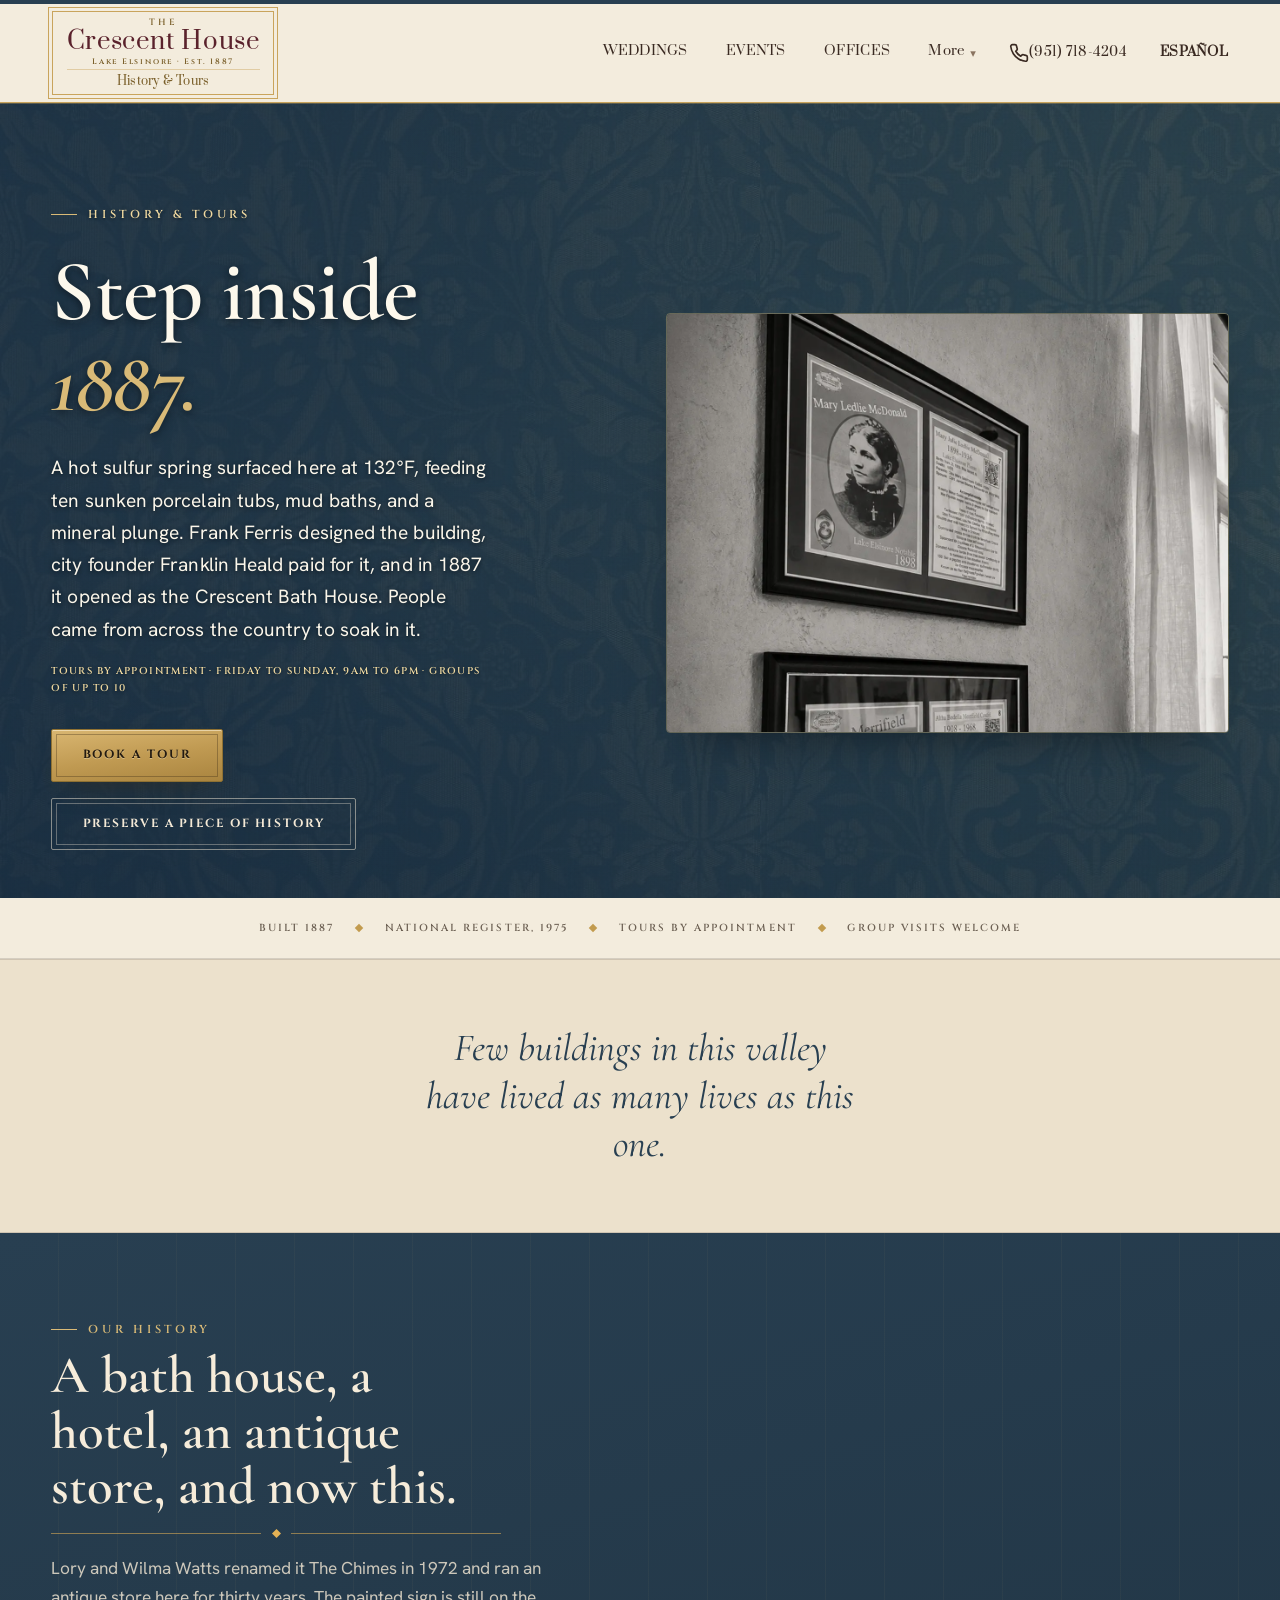
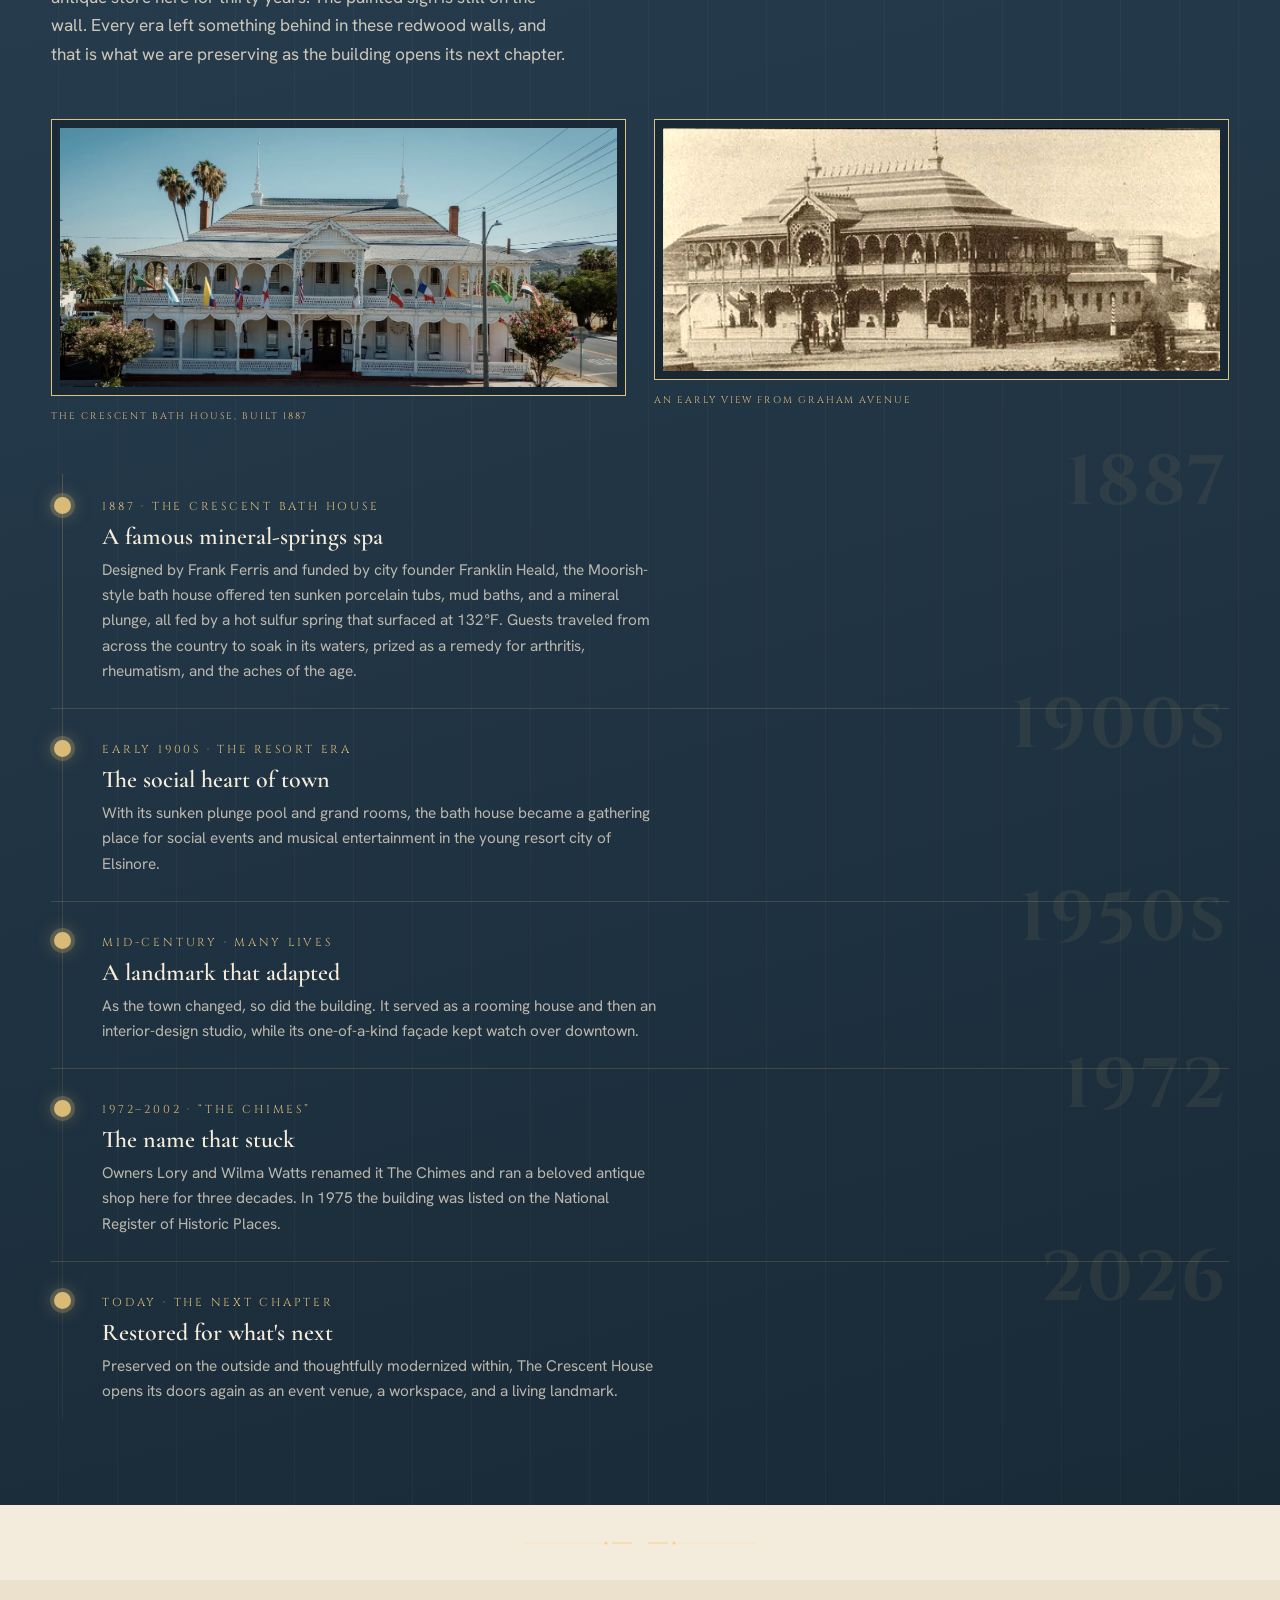
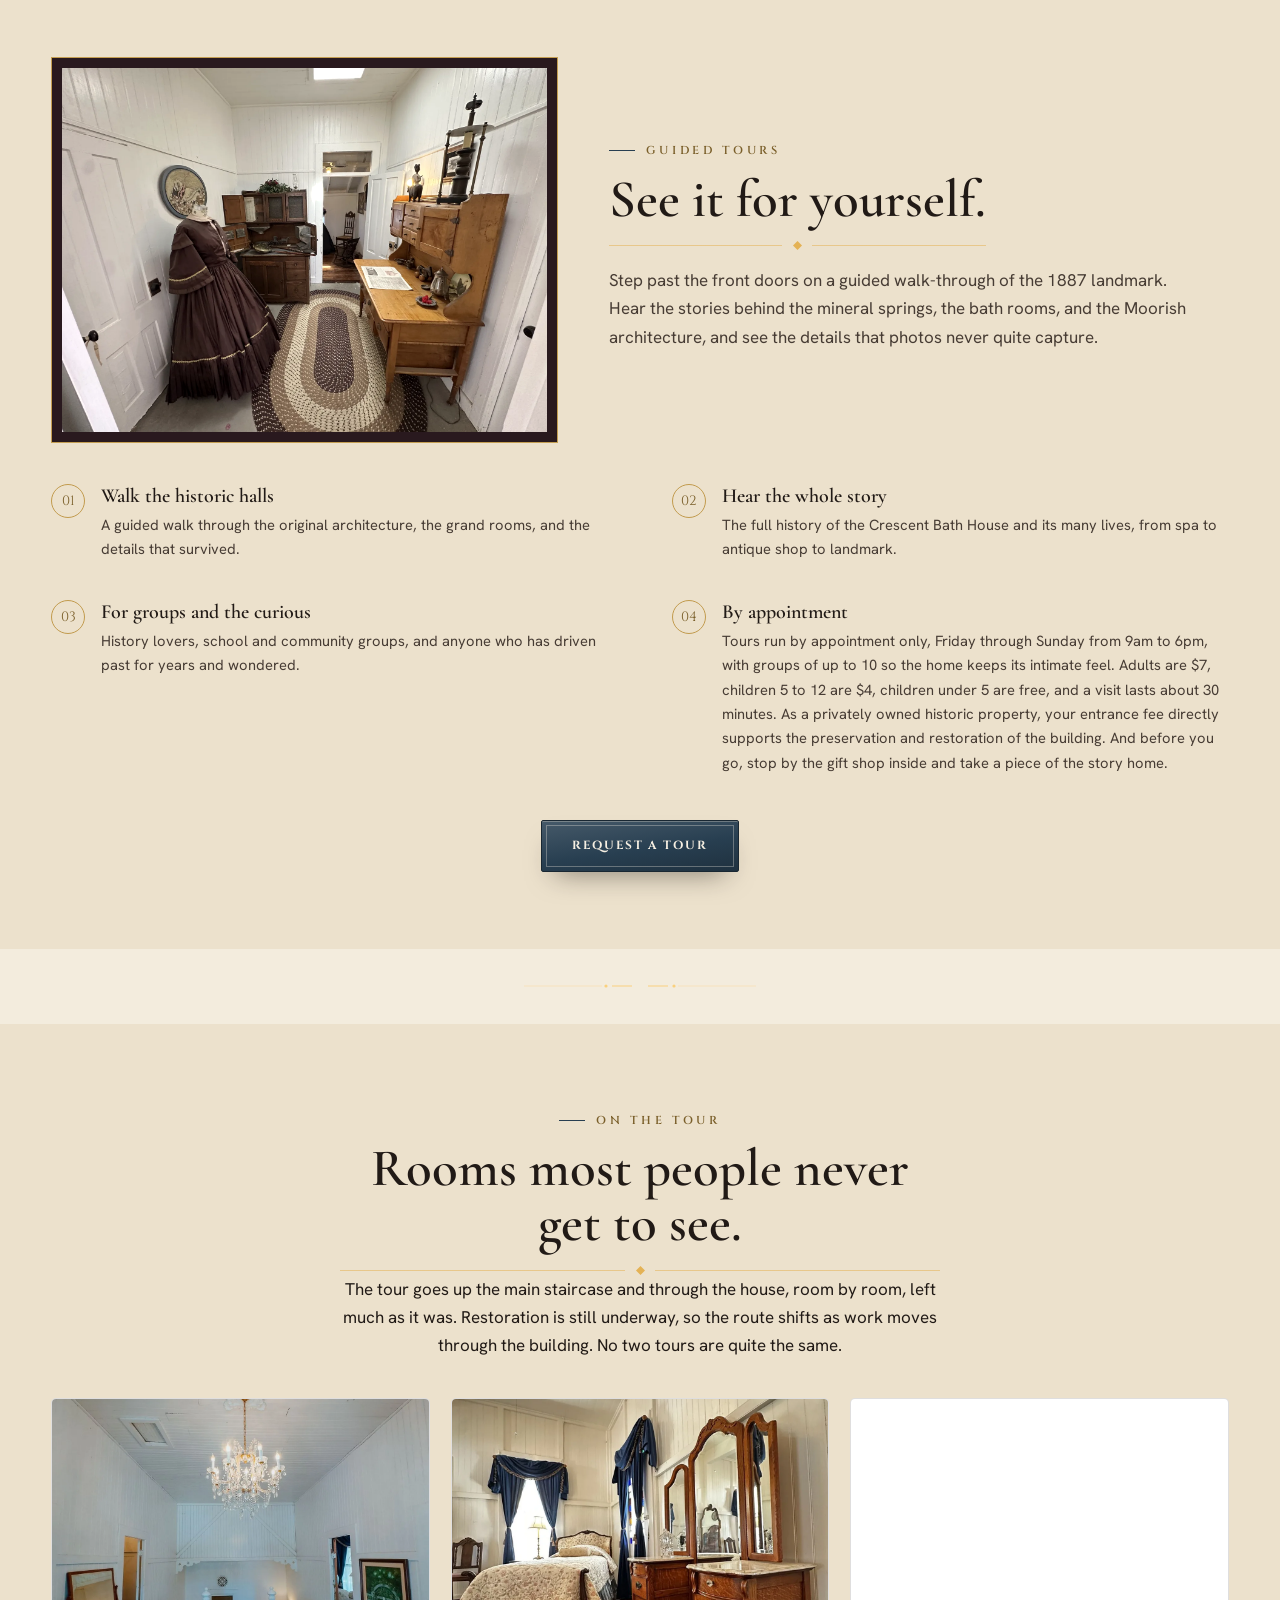
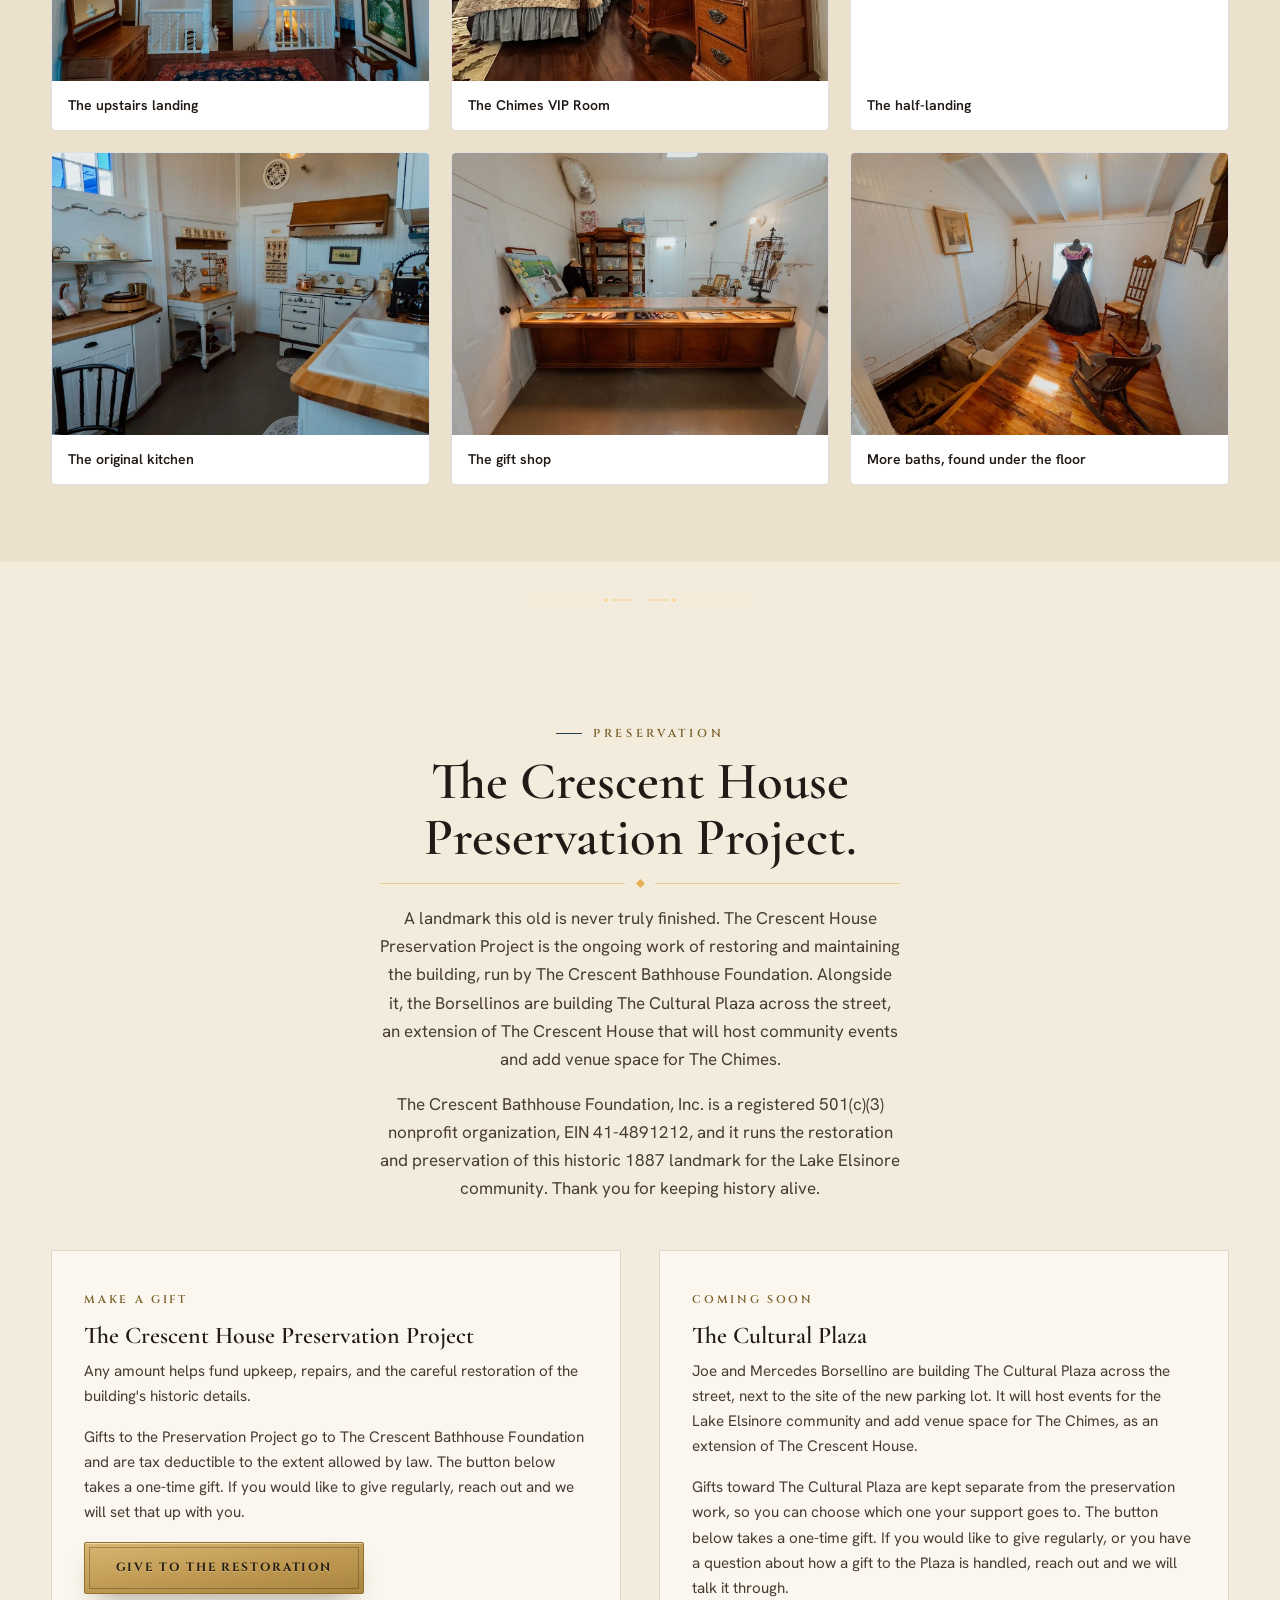
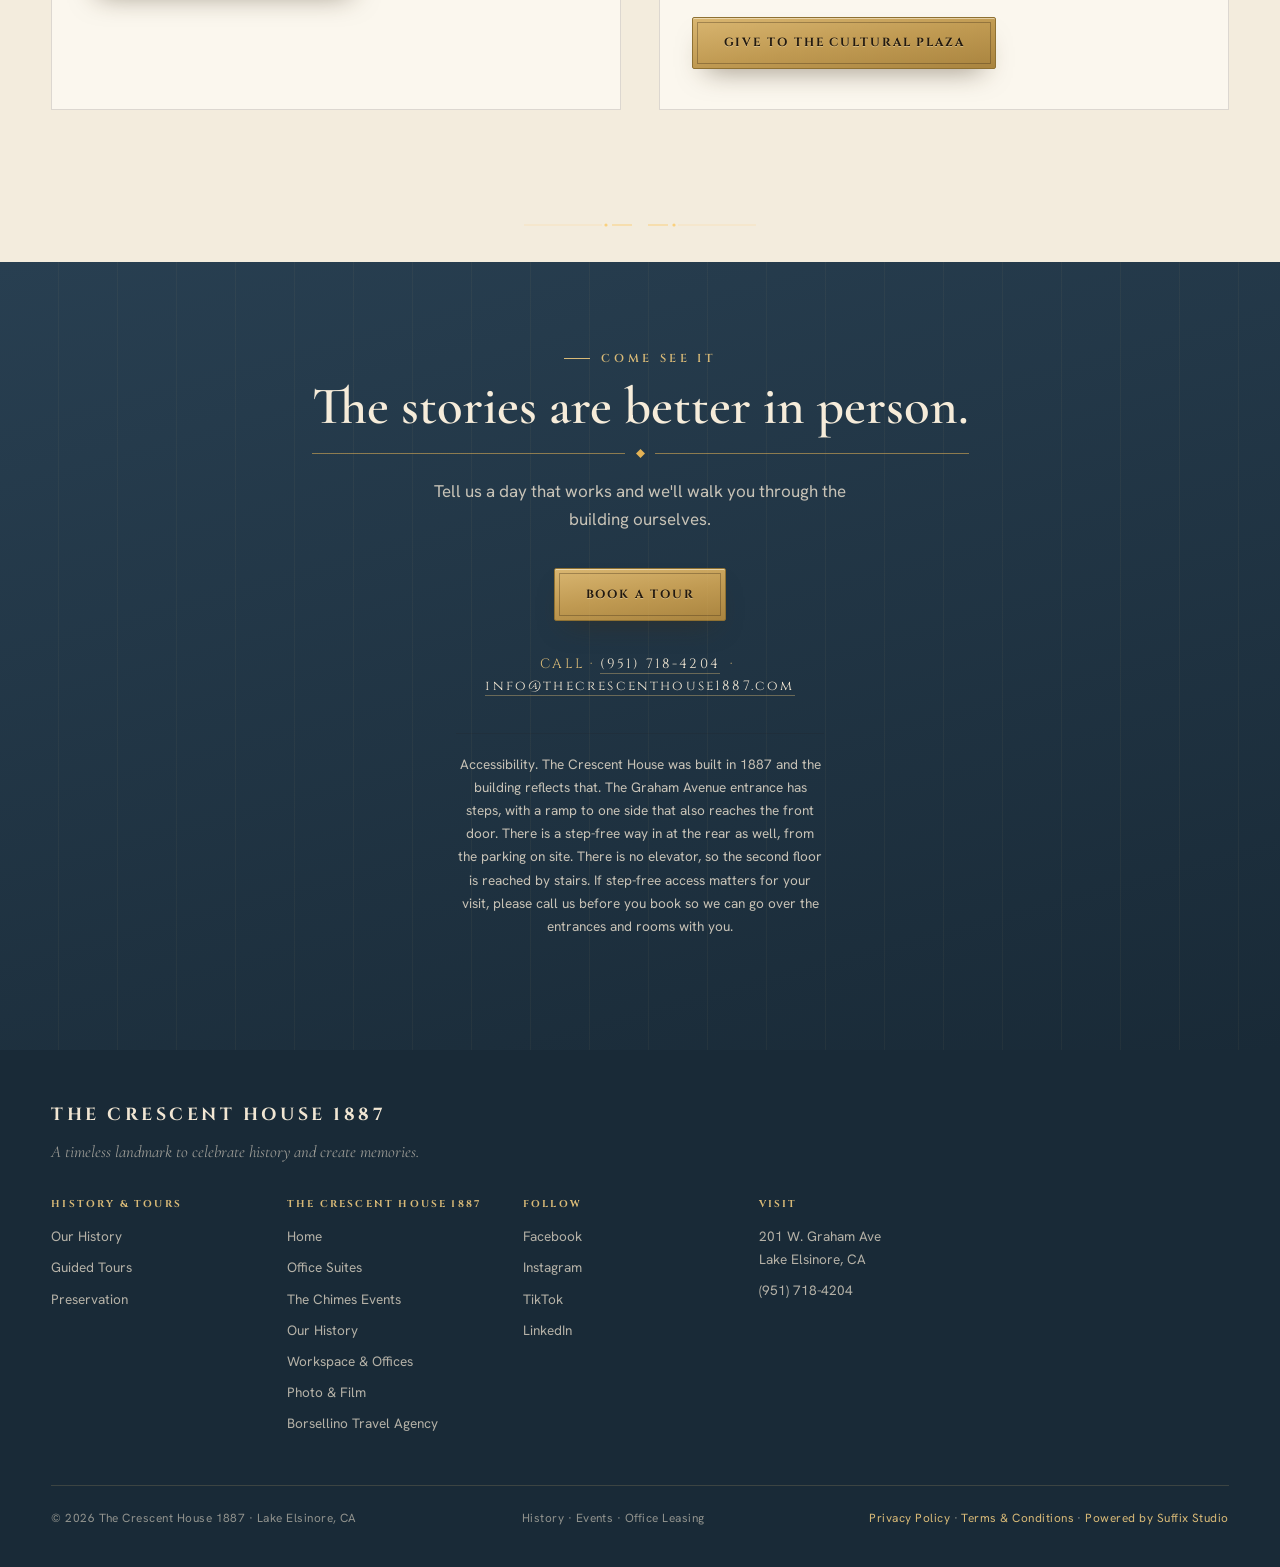
<file: history-tours.html>
<!DOCTYPE html>
<html lang="en">
<head>
<meta charset="UTF-8" />
<meta name="viewport" content="width=device-width, initial-scale=1.0" />
  <meta name="theme-color" content="#283F51" />
<meta name="color-scheme" content="light" />
<meta name="description" content="The story of the 1887 Crescent Bath House in Lake Elsinore, from mineral-springs spa to National Register landmark. Guided tours by appointment." />
<link rel="icon" href="data:image/svg+xml,%3Csvg xmlns='http://www.w3.org/2000/svg' viewBox='0 0 32 32'%3E%3Crect width='32' height='32' rx='7' fill='%232F4A3A'/%3E%3Ctext x='16' y='23' font-family='Georgia,serif' font-weight='700' font-size='21' fill='%23F3ECDD' text-anchor='middle'%3EC%3C/text%3E%3C/svg%3E" />
  <link rel="apple-touch-icon" href="apple-touch-icon.png" />
<meta property="og:type" content="business.business" />
<meta property="og:title" content="History &amp; Tours" />
<meta property="og:description" content="The story of the 1887 Crescent Bath House in Lake Elsinore, from mineral-springs spa to National Register landmark. Guided tours by appointment, and how to support its preservation." />
<meta property="og:image" content="https://thecrescenthouse1887.com/images/og/history-tours.jpg" />
<meta property="og:url" content="https://thecrescenthouse1887.com/history-tours.html" />
  <link rel="canonical" href="https://thecrescenthouse1887.com/history-tours.html" />
<meta name="twitter:card" content="summary_large_image" />
<meta name="twitter:title" content="History &amp; Tours | Lake Elsinore" />
<meta name="twitter:description" content="The story of the 1887 Crescent Bath House in Lake Elsinore, from mineral-springs spa to National Register landmark. Guided tours by appointment, and how to support its preservation." />
<meta name="twitter:image" content="https://thecrescenthouse1887.com/images/og/history-tours.jpg" />
<title>History &amp; Tours · The Crescent House 1887</title>
<link rel="preconnect" href="https://fonts.googleapis.com" />
<link rel="preconnect" href="https://fonts.gstatic.com" crossorigin />
<link href="https://fonts.googleapis.com/css2?family=Old+Standard+TT:ital,wght@0,400;0,700;1,400&amp;family=Playfair+Display+SC:wght@400;700&amp;family=Prata&amp;family=Cinzel:wght@500;600;700&amp;family=Cormorant+Garamond:ital,wght@0,500;0,600;0,700;1,500&amp;family=Hanken+Grotesk:wght@400;500;600;700&amp;display=swap" rel="stylesheet" />

<link rel="stylesheet" href="styles.css" />
<link rel="stylesheet" href="interior.css" />
<style>
  /* the history timeline, only used on this page */
  .tl{margin-top:3rem;border-left:2px solid var(--brass);padding-left:clamp(1.2rem,3vw,2.2rem);}
  .tl-item{position:relative;padding-bottom:2.4rem;}
  .tl-item:last-child{padding-bottom:0;}
  .tl-item::before{content:"";position:absolute;left:calc(-1 * clamp(1.2rem,3vw,2.2rem) - 7px);top:.55rem;width:12px;height:12px;border-radius:50%;background:var(--accent);border:2px solid var(--brass);}
  .tl-year{display:block;font-family:"Cinzel",serif;font-size:.66rem;letter-spacing:.22em;text-transform:uppercase;color:var(--brass-deep,#9A7B33);margin-bottom:.35rem;}
  .tl-item h3{font-size:1.35rem;margin-bottom:.5rem;}
  .tl-item p{color:#473c34;max-width:62ch;}

  /* ---- only this page's own styling ---- */
  :root{color-scheme: light;
    --ink:#211A16;--forest:#283F51;--forest-deep:#192A37;--brass:#C29B4E;--brass-light:#D9BA77;--brass-deep:#9A7B33;
    --parchment:#F3ECDD;--parchment-2:#ECE1CC;--cream-card:#FBF7EE;--smoke:#8A7B6A;--line:rgba(33,26,22,.14);
    --accent:var(--forest); --accent-deep:var(--forest-deep);}
  body{margin:0;background:#F3ECDD;border-top:4px solid var(--forest);color:#211A16;font-family:"Hanken Grotesk",system-ui,-apple-system,Segoe UI,sans-serif;font-size:17px;line-height:1.65;-webkit-font-smoothing:antialiased;overflow-wrap:break-word;}
  .eyebrow::before{content:"";width:26px;height:1px;background:var(--forest);display:inline-block;}
  .section{padding:clamp(4rem,6vw,6rem) 0;}
  .dd-toggle{font-size:.9rem;font-weight:500;color:var(--ink);text-decoration:none;background:none;border:none;cursor:pointer;font-family:inherit;padding:0;white-space:nowrap;}
  .dd-toggle{display:inline-flex;align-items:center;gap:.35rem;}
  .hero{position:relative;background:linear-gradient(165deg,var(--forest) 0%,var(--forest-deep) 100%);color:#F1E6D3;overflow:hidden;}
  .hero .btn-ghost:hover{background:#F4E9D6;color:var(--forest-deep);}
  .hero-photo img{display:block;width:100%;height:100%;object-fit:cover;aspect-ratio:4/5;background:#192A37;}
  .steps{background:var(--cream-card);border-top:1px solid var(--line);border-bottom:1px solid var(--line);}
  .quote-band{background:var(--parchment-2);border-top:1px solid var(--line);border-bottom:1px solid var(--line);}
  .charm img{width:100%;display:block;border:1px solid var(--brass);padding:10px;background:#2b1a20;filter:sepia(.06) contrast(1.02);}
  .final{background:linear-gradient(165deg,var(--forest),var(--forest-deep));color:#F1E6D3;text-align:center;position:relative;overflow:hidden;}
  footer{background:var(--forest-deep);color:rgba(241,230,211,.72);padding:3.2rem 0 2.4rem;}
  .modal-head{background:linear-gradient(160deg,var(--forest),var(--forest-deep));color:#F4E9D6;padding:1.8rem 2rem 1.6rem;position:relative;}
  .charm img{cursor:zoom-in;}
  @media(max-width:1024px){
    .dd-toggle{width:100%;justify-content:space-between;}
  }
  @media(max-width:520px){
    body{font-size:16px;}
  }
  @media (prefers-color-scheme: dark){
    body{background:#F3ECDD !important;}
    body{color:#211A16 !important;}
    .dd-toggle{color:#4a3f36 !important;}
    .quote-band{background:#ECE1CC !important;}
    .final{background:#283F51 !important;color:#F1E6D3 !important;}
    .hero{background:#283F51 !important;color:#F1E6D3 !important;}
    footer{background:#192A37 !important;}
  }


/* the honeypot. Invisible to people. Bots fill it in and get dropped. */
.hp{position:absolute;left:-9999px;width:1px;height:1px;overflow:hidden;}

/* ---- The history band, exactly as it was on the original landing page.
        Only the color is different: Victorian green instead of oxblood.
        Everything else, the pinstripes, the brass rail, the ring dots, the sepia
        archive photos, the Cinzel year labels, is the original CSS unchanged. ---- */
.heritage{background:linear-gradient(165deg,var(--forest) 0%,var(--forest-deep) 100%);color:#F1E6D3;position:relative;overflow:hidden;}
.heritage::after{content:"";position:absolute;inset:0;background-image:repeating-linear-gradient(90deg,transparent,transparent 58px,rgba(217,186,119,.045) 58px,rgba(217,186,119,.045) 59px);pointer-events:none;}
.heritage .eyebrow{color:var(--brass-light);}
.heritage .eyebrow::before{background:var(--brass-light);}
.heritage h2{color:#F6ECDA;margin:.6rem 0 1rem;max-width:18ch;}
.heritage .intro{color:rgba(241,230,211,.82);max-width:52ch;font-size:1.08rem;}
.archive{display:grid;grid-template-columns:1fr 1fr;gap:clamp(1rem,2.5vw,1.8rem);margin:3.2rem 0 1rem;position:relative;z-index:1;}
.archive figure{margin:0;}
.archive img{width:100%;display:block;border:1px solid var(--brass-light);padding:8px;background:rgba(6,15,23,.35);filter:sepia(.18) contrast(1.02);}
.archive figcaption{font-family:"Cinzel",serif;font-size:.6rem;letter-spacing:.2em;text-transform:uppercase;color:var(--brass-light);margin-top:.8rem;}
.timeline{margin-top:2.6rem;position:relative;display:grid;gap:0;z-index:1;}
.timeline::before{content:"";position:absolute;z-index:0;left:11px;top:8px;bottom:8px;width:1px;background:linear-gradient(var(--brass),rgba(217,186,119,.2));}
.t-item{position:relative;padding:1.5rem 0 1.5rem 3.2rem;border-bottom:1px solid rgba(217,186,119,.18);}
.t-item:last-child{border-bottom:none;}
.t-item::before{content:"";position:absolute;z-index:3;left:3px;top:1.9rem;width:13px;height:13px;border-radius:50%;background:var(--forest-deep);border:2px solid var(--brass-light);}
.t-item h3{color:#F6ECDA;font-size:1.5rem;margin:.35rem 0 .55rem;}
.t-item p{color:rgba(241,230,211,.74);font-size:.96rem;margin:0;max-width:62ch;}
.t-year{font-family:"Cinzel",serif;font-size:.72rem;letter-spacing:.24em;color:var(--brass-light);text-transform:uppercase;}
@media(max-width:520px){ .archive{grid-template-columns:1fr;} }
@media (max-width:640px){
}

/* timeline comes alive on scroll */
.timeline{position:relative;}
.timeline::before{opacity:.3;}
.timeline::after{content:"";position:absolute;z-index:0;left:10px;top:8px;width:3px;height:calc(100% - 16px);border-radius:2px;background:linear-gradient(180deg,#F0D9A0,#C29B4E 55%,#8F6D2C);box-shadow:0 0 10px rgba(231,195,119,.45);transform-origin:top;transform:scaleY(var(--tlp,0));}
.t-item{opacity:.22;transform:translateY(26px);transition:opacity .7s ease,transform .7s ease;position:relative;}
.t-item.lit{opacity:1;transform:none;}
.t-item::before{background:transparent !important;transition:background .5s ease,box-shadow .6s ease;}
.t-item.lit::before{background:#D9BA77 !important;box-shadow:0 0 0 4px rgba(217,186,119,.22),0 0 18px rgba(217,186,119,.55);}
.t-item::after{content:attr(data-year);position:absolute;right:0;top:-1.15rem;font-family:"Cinzel",serif;font-weight:700;font-size:clamp(2.5rem,8vw,4.4rem);letter-spacing:.05em;line-height:1;color:rgba(231,195,119,.08);pointer-events:none;opacity:0;transform:translateY(16px);transition:opacity .9s ease .15s,transform .9s ease .15s;z-index:0;}
.t-item.lit::after{opacity:1;transform:none;}
.t-item > *{position:relative;z-index:1;}
@media (prefers-reduced-motion: reduce){
  .t-item{opacity:1;transform:none;transition:none;}
  .t-item::after{opacity:1;transform:none;transition:none;}
  .timeline::after{transform:scaleY(1);}
  .t-item::before{background:#D9BA77 !important;}
}
  .give-pair{grid-template-columns:repeat(2,1fr);}
  @media(max-width:820px){ .give-pair{grid-template-columns:1fr;} }
  .tour-grid{display:grid;grid-template-columns:repeat(3,minmax(0,1fr));gap:1.3rem;margin-top:2.4rem;}
  .tour-tile{margin:0;border:1px solid var(--line);border-radius:5px;overflow:hidden;background:#fff;}
  .tour-tile img{width:100%;aspect-ratio:4/3;object-fit:cover;display:block;}
  .tour-tile figcaption{padding:.8rem 1rem;font-size:.88rem;font-weight:600;color:var(--ink);}
  @media(max-width:820px){ .tour-grid{grid-template-columns:1fr;} }

.hero-split{padding-top:clamp(2.2rem,5vw,3.6rem);padding-bottom:clamp(2rem,4vw,3rem);display:grid;grid-template-columns:minmax(0,1fr) minmax(0,1fr);gap:clamp(1.6rem,4vw,3.4rem);align-items:center;}
.hero-shot video{width:100%;max-height:clamp(240px,38vw,420px);object-fit:cover;display:block;border-radius:4px;border:1px solid rgba(217,186,119,.35);box-shadow:0 24px 48px -28px rgba(0,0,0,.55);}
.hero-shot img{width:100%;height:100%;max-height:clamp(240px,38vw,420px);object-fit:cover;display:block;border-radius:4px;border:1px solid rgba(217,186,119,.35);box-shadow:0 24px 48px -28px rgba(0,0,0,.55);}
@media(max-width:820px){.hero-split{grid-template-columns:1fr;}.hero-shot{margin-top:1.6rem;}}

@media(min-width:1025px){}
@media(max-width:1024px){}
section.hero{padding-top:clamp(1.4rem,3vw,2.2rem);}

.tour-facts{font-family:"Cinzel",serif;font-size:.62rem;font-weight:600;letter-spacing:.14em;
  text-transform:uppercase;color:#EBD09A;margin:1.1rem 0 0;line-height:1.7;}
</style>
<script type="application/ld+json">
{
  "@context": "https://schema.org",
  "@type": [
    "EventVenue",
    "LocalBusiness",
    "TouristAttraction",
    "LandmarksOrHistoricalBuildings"
  ],
  "@id": "https://thecrescenthouse1887.com/#organization",
  "name": "The Crescent House 1887",
  "alternateName": [
    "The Chimes",
    "The Crescent House",
    "Crescent Bath House",
    "Crescent Bathhouse"
  ],
  "description": "Historic 1887 landmark in downtown Lake Elsinore, home to a restored event and banquet venue, with boutique office suites in the same building.",
  "foundingDate": "1887",
  "url": "https://thecrescenthouse1887.com",
  "telephone": "+1-951-718-4204",
  "email": "info@thecrescenthouse1887.com",
  "address": {
    "@type": "PostalAddress",
    "streetAddress": "201 W. Graham Avenue",
    "addressLocality": "Lake Elsinore",
    "addressRegion": "CA",
    "postalCode": "92530",
    "addressCountry": "US"
  },
  "geo": {
    "@type": "GeoCoordinates",
    "latitude": 33.6686208,
    "longitude": -117.3291812
  },
  "hasMap": "https://www.google.com/maps/search/?api=1&query=The%20Crescent%20House%2C%20201%20W%20Graham%20Ave%2C%20Lake%20Elsinore%2C%20CA%2092530&query_place_id=ChIJpys4Qxyb3IARfDXrHLcU5A4",
  "sameAs": [
    "https://www.facebook.com/thecrescent1887",
    "https://www.instagram.com/thecrescenthouse1887",
    "https://www.tiktok.com/@thecrescent1887",
    "https://www.linkedin.com/company/the-crescent-house/"
  ],
  "image": [
    "https://thecrescenthouse1887.com/images/home-hero-facade.jpg",
    "https://thecrescenthouse1887.com/images/property-aerial.jpg"
  ],
  "openingHoursSpecification": [
    {
      "@type": "OpeningHoursSpecification",
      "dayOfWeek": [
        "Monday",
        "Tuesday",
        "Wednesday",
        "Thursday",
        "Friday"
      ],
      "opens": "08:00",
      "closes": "18:00",
      "description": "Workspace and offices"
    },
    {
      "@type": "OpeningHoursSpecification",
      "dayOfWeek": [
        "Friday",
        "Saturday",
        "Sunday"
      ],
      "opens": "09:00",
      "closes": "18:00",
      "description": "Historic tours, by appointment"
    }
  ],
  "priceRange": "$50-$15000",
  "areaServed": [
    {
      "@type": "City",
      "name": "Lake Elsinore"
    },
    {
      "@type": "City",
      "name": "Wildomar"
    },
    {
      "@type": "City",
      "name": "Murrieta"
    },
    {
      "@type": "City",
      "name": "Menifee"
    },
    {
      "@type": "City",
      "name": "Canyon Lake"
    },
    {
      "@type": "City",
      "name": "Temecula"
    },
    {
      "@type": "AdministrativeArea",
      "name": "Riverside County"
    }
  ],
  "amenityFeature": [
    {
      "@type": "LocationFeatureSpecification",
      "name": "Historic 1887 landmark on the National Register of Historic Places",
      "value": true
    },
    {
      "@type": "LocationFeatureSpecification",
      "name": "Indoor and outdoor event spaces",
      "value": true
    },
    {
      "@type": "LocationFeatureSpecification",
      "name": "On-site parking for VIP arrivals",
      "value": true
    },
    {
      "@type": "LocationFeatureSpecification",
      "name": "Street parking in the surrounding downtown district",
      "value": true
    },
    {
      "@type": "LocationFeatureSpecification",
      "name": "Ultrafast wifi",
      "value": true
    },
    {
      "@type": "LocationFeatureSpecification",
      "name": "Mounted TV with HDMI in the boardroom and training center",
      "value": true
    },
    {
      "@type": "LocationFeatureSpecification",
      "name": "Heating and air conditioning",
      "value": true
    },
    {
      "@type": "LocationFeatureSpecification",
      "name": "Catering ready, through a preferred vendor list",
      "value": true
    },
    {
      "@type": "LocationFeatureSpecification",
      "name": "Boutique office suites and shared coworking",
      "value": true
    },
    {
      "@type": "LocationFeatureSpecification",
      "name": "Virtual office and mail handling",
      "value": true
    },
    {
      "@type": "LocationFeatureSpecification",
      "name": "Wheelchair accessible second floor",
      "value": false
    }
  ],
  "department": {
    "@type": "TravelAgency",
    "@id": "https://thecrescenthouse1887.com/#borsellino",
    "name": "Borsellino Travel"
  },
  "identifier": {
    "@type": "PropertyValue",
    "propertyID": "NRHP",
    "name": "National Register of Historic Places reference number",
    "value": "75000453"
  },
  "additionalProperty": [
    {
      "@type": "PropertyValue",
      "propertyID": "https://www.wikidata.org/wiki/Property:P84",
      "name": "Architect",
      "value": "Frank Ferris"
    },
    {
      "@type": "PropertyValue",
      "name": "Added to the National Register of Historic Places",
      "value": "1975-07-30"
    },
    {
      "@type": "PropertyValue",
      "name": "Name on the National Register",
      "value": "Crescent Bathhouse"
    }
  ],
  "containsPlace": [
    {
      "@type": "EventVenue",
      "@id": "https://thecrescenthouse1887.com/#room-rose-garden",
      "name": "Rose Garden",
      "description": "The outdoor garden, used for ceremonies and for the largest receptions."
    },
    {
      "@type": "EventVenue",
      "@id": "https://thecrescenthouse1887.com/#room-fountain-plaza",
      "name": "Fountain Plaza",
      "description": "The open air courtyard, used for dinner and dancing."
    },
    {
      "@type": "EventVenue",
      "@id": "https://thecrescenthouse1887.com/#room-the-library-speakeasy",
      "name": "The Library Speakeasy",
      "description": "The bar and cocktail room. All cocktail service happens here."
    },
    {
      "@type": "Room",
      "@id": "https://thecrescenthouse1887.com/#room-the-parlor-room",
      "name": "The Parlor Room",
      "description": "A Victorian parlor for smaller gatherings. Standing only, with seating on the furniture in the room. No seated dining."
    },
    {
      "@type": "MeetingRoom",
      "@id": "https://thecrescenthouse1887.com/#room-the-crescent-training-center",
      "name": "The Crescent Training Center",
      "description": "The largest indoor room, with leather chairs, work tables and a mounted TV you can connect to with an HDMI cable.",
      "maximumAttendeeCapacity": 50,
      "additionalProperty": [
        {
          "@type": "PropertyValue",
          "name": "Classroom style",
          "value": 32
        },
        {
          "@type": "PropertyValue",
          "name": "Theater style",
          "value": 50
        }
      ]
    },
    {
      "@type": "MeetingRoom",
      "@id": "https://thecrescenthouse1887.com/#room-the-elsinore-boardroom",
      "name": "The Elsinore Boardroom",
      "description": "The most private room, with an executive table and a door that closes.",
      "maximumAttendeeCapacity": 10,
      "additionalProperty": [
        {
          "@type": "PropertyValue",
          "name": "Seats",
          "value": 10
        }
      ]
    },
    {
      "@type": "MeetingRoom",
      "@id": "https://thecrescenthouse1887.com/#room-the-ferris-suite",
      "name": "The Ferris Suite",
      "description": "Warm wood, vintage detail and natural light. The smallest meeting room.",
      "maximumAttendeeCapacity": 6,
      "additionalProperty": [
        {
          "@type": "PropertyValue",
          "name": "Seats",
          "value": 6
        }
      ]
    },
    {
      "@type": "MeetingRoom",
      "@id": "https://thecrescenthouse1887.com/#room-the-machado-suite",
      "name": "The Machado Suite",
      "description": "Currently under renovation. A versatile work and meeting room.",
      "maximumAttendeeCapacity": 16,
      "additionalProperty": [
        {
          "@type": "PropertyValue",
          "name": "Seats when it opens",
          "value": 16
        }
      ]
    },
    {
      "@type": "Room",
      "@id": "https://thecrescenthouse1887.com/#room-the-chimes-vip-room",
      "name": "The Chimes VIP Room",
      "description": "The room upstairs where the wedding party or the guest of honor gets ready. On the second floor, reached by stairs, as there is no elevator."
    }
  ],
  "hasOfferCatalog": {
    "@type": "OfferCatalog",
    "@id": "https://thecrescenthouse1887.com/#catalog",
    "name": "Rooms, plans and packages at The Crescent House 1887",
    "itemListElement": [
      {
        "@type": "OfferCatalog",
        "@id": "https://thecrescenthouse1887.com/#catalog-wedding-packages",
        "name": "Wedding packages",
        "itemListElement": [
          {
            "@type": "Offer",
            "name": "Intimate wedding package",
            "description": "10 to 50 guests. Micro-weddings, ceremony on site, five hours of event time, tables and chairs included, and an on-site coordinator.",
            "url": "https://thecrescenthouse1887.com/weddings.html#packages",
            "priceCurrency": "USD",
            "price": "3000",
            "priceSpecification": {
              "@type": "PriceSpecification",
              "@id": "https://thecrescenthouse1887.com/weddings.html#package-intimate-price",
              "priceCurrency": "USD",
              "minPrice": 3000,
              "valueAddedTaxIncluded": false
            },
            "availability": "https://schema.org/InStock",
            "itemOffered": {
              "@type": "Service",
              "name": "Intimate wedding package",
              "serviceType": "Wedding and event venue rental"
            },
            "@id": "https://thecrescenthouse1887.com/#offer-wedding-intimate"
          },
          {
            "@type": "Offer",
            "name": "Classic wedding package",
            "description": "50 to 99 guests. Ceremony and reception, five hours of event time, tables, chairs and setup, and The Library Speakeasy for cocktail hour.",
            "url": "https://thecrescenthouse1887.com/weddings.html#packages",
            "priceCurrency": "USD",
            "price": "6000",
            "priceSpecification": {
              "@type": "PriceSpecification",
              "@id": "https://thecrescenthouse1887.com/weddings.html#package-classic-price",
              "priceCurrency": "USD",
              "minPrice": 6000,
              "valueAddedTaxIncluded": false
            },
            "availability": "https://schema.org/InStock",
            "itemOffered": {
              "@type": "Service",
              "name": "Classic wedding package",
              "serviceType": "Wedding and event venue rental"
            },
            "@id": "https://thecrescenthouse1887.com/#offer-wedding-classic"
          },
          {
            "@type": "Offer",
            "name": "Grand wedding package",
            "description": "100 to 200 guests. Ceremony, dining and dancing across all event spaces indoor and out, five hours of event time, tables, chairs and setup, The Chimes VIP Room included, and a dedicated event lead.",
            "url": "https://thecrescenthouse1887.com/weddings.html#packages",
            "priceCurrency": "USD",
            "price": "12000",
            "priceSpecification": {
              "@type": "PriceSpecification",
              "@id": "https://thecrescenthouse1887.com/weddings.html#package-grand-price",
              "priceCurrency": "USD",
              "minPrice": 12000,
              "valueAddedTaxIncluded": false
            },
            "availability": "https://schema.org/InStock",
            "itemOffered": {
              "@type": "Service",
              "name": "Grand wedding package",
              "serviceType": "Wedding and event venue rental"
            },
            "@id": "https://thecrescenthouse1887.com/#offer-wedding-grand"
          },
          {
            "@type": "Offer",
            "name": "Extravaganza wedding package",
            "description": "Up to 300 guests. Every event space indoor and out, five hours of event time plus an extra hour beforehand for photos, the Rose Garden and Fountain Plaza, one hour in The Library Speakeasy, The Chimes VIP Room included, and a dedicated event lead.",
            "url": "https://thecrescenthouse1887.com/weddings.html#packages",
            "priceCurrency": "USD",
            "price": "15000",
            "priceSpecification": {
              "@type": "PriceSpecification",
              "@id": "https://thecrescenthouse1887.com/weddings.html#package-extravaganza-price",
              "priceCurrency": "USD",
              "minPrice": 15000,
              "valueAddedTaxIncluded": false
            },
            "availability": "https://schema.org/InStock",
            "itemOffered": {
              "@type": "Service",
              "name": "Extravaganza wedding package",
              "serviceType": "Wedding and event venue rental"
            },
            "@id": "https://thecrescenthouse1887.com/#offer-wedding-extravaganza"
          }
        ]
      },
      {
        "@type": "OfferCatalog",
        "@id": "https://thecrescenthouse1887.com/#catalog-meeting-rooms",
        "name": "Meeting rooms",
        "itemListElement": [
          {
            "@type": "Offer",
            "@id": "https://thecrescenthouse1887.com/#offer-room-the-crescent-training-center",
            "name": "The Crescent Training Center",
            "description": "Hire by the hour at $250, the half day of four hours at $650, or the full day of eight at $1,200.",
            "priceCurrency": "USD",
            "price": "250",
            "priceSpecification": [
              {
                "@type": "UnitPriceSpecification",
                "priceCurrency": "USD",
                "price": 250,
                "unitText": "hour",
                "unitCode": "HUR"
              },
              {
                "@type": "UnitPriceSpecification",
                "priceCurrency": "USD",
                "price": 650,
                "unitText": "half day, 4 hours"
              },
              {
                "@type": "UnitPriceSpecification",
                "priceCurrency": "USD",
                "price": 1200,
                "unitText": "full day, 8 hours"
              }
            ],
            "availability": "https://schema.org/InStock",
            "itemOffered": {
              "@type": "Service",
              "name": "The Crescent Training Center hire",
              "serviceType": "Meeting room hire"
            }
          },
          {
            "@type": "Offer",
            "@id": "https://thecrescenthouse1887.com/#offer-room-the-elsinore-boardroom",
            "name": "The Elsinore Boardroom",
            "description": "Hire by the hour at $150, the half day of four hours at $350, or the full day of eight at $750.",
            "priceCurrency": "USD",
            "price": "150",
            "priceSpecification": [
              {
                "@type": "UnitPriceSpecification",
                "priceCurrency": "USD",
                "price": 150,
                "unitText": "hour",
                "unitCode": "HUR"
              },
              {
                "@type": "UnitPriceSpecification",
                "priceCurrency": "USD",
                "price": 350,
                "unitText": "half day, 4 hours"
              },
              {
                "@type": "UnitPriceSpecification",
                "priceCurrency": "USD",
                "price": 750,
                "unitText": "full day, 8 hours"
              }
            ],
            "availability": "https://schema.org/InStock",
            "itemOffered": {
              "@type": "Service",
              "name": "The Elsinore Boardroom hire",
              "serviceType": "Meeting room hire"
            }
          },
          {
            "@type": "Offer",
            "@id": "https://thecrescenthouse1887.com/#offer-room-the-ferris-suite",
            "name": "The Ferris Suite",
            "description": "Hire by the hour at $75, the half day of four hours at $250, or the full day of eight at $600.",
            "priceCurrency": "USD",
            "price": "75",
            "priceSpecification": [
              {
                "@type": "UnitPriceSpecification",
                "priceCurrency": "USD",
                "price": 75,
                "unitText": "hour",
                "unitCode": "HUR"
              },
              {
                "@type": "UnitPriceSpecification",
                "priceCurrency": "USD",
                "price": 250,
                "unitText": "half day, 4 hours"
              },
              {
                "@type": "UnitPriceSpecification",
                "priceCurrency": "USD",
                "price": 600,
                "unitText": "full day, 8 hours"
              }
            ],
            "availability": "https://schema.org/InStock",
            "itemOffered": {
              "@type": "Service",
              "name": "The Ferris Suite hire",
              "serviceType": "Meeting room hire"
            }
          },
          {
            "@type": "Offer",
            "@id": "https://thecrescenthouse1887.com/#offer-room-the-machado-suite",
            "name": "The Machado Suite",
            "description": "Hire by the hour at $150, the half day of four hours at $350, or the full day of eight at $750. Currently under renovation.",
            "priceCurrency": "USD",
            "price": "150",
            "priceSpecification": [
              {
                "@type": "UnitPriceSpecification",
                "priceCurrency": "USD",
                "price": 150,
                "unitText": "hour",
                "unitCode": "HUR"
              },
              {
                "@type": "UnitPriceSpecification",
                "priceCurrency": "USD",
                "price": 350,
                "unitText": "half day, 4 hours"
              },
              {
                "@type": "UnitPriceSpecification",
                "priceCurrency": "USD",
                "price": 750,
                "unitText": "full day, 8 hours"
              }
            ],
            "availability": "https://schema.org/PreOrder",
            "itemOffered": {
              "@type": "Service",
              "name": "The Machado Suite hire",
              "serviceType": "Meeting room hire"
            }
          }
        ]
      },
      {
        "@type": "OfferCatalog",
        "@id": "https://thecrescenthouse1887.com/#catalog-workspace-and-virtual-office",
        "name": "Workspace and virtual office",
        "itemListElement": [
          {
            "@type": "Offer",
            "@id": "https://thecrescenthouse1887.com/#offer-day-pass",
            "name": "Day Pass",
            "description": "A full day in the building whenever you need it. No membership required.",
            "priceCurrency": "USD",
            "availability": "https://schema.org/InStock",
            "itemOffered": {
              "@type": "Service",
              "name": "Day Pass",
              "serviceType": "Workspace and virtual office"
            },
            "price": "50",
            "priceSpecification": [
              {
                "@type": "UnitPriceSpecification",
                "priceCurrency": "USD",
                "price": 50,
                "unitText": "day"
              }
            ]
          },
          {
            "@type": "Offer",
            "@id": "https://thecrescenthouse1887.com/#offer-tradition",
            "name": "Tradition",
            "description": "The virtual office plan. Business address at 201 W. Graham Avenue, a dedicated mailbox, and unlimited open seating in the shared rooms. Quoted monthly.",
            "priceCurrency": "USD",
            "availability": "https://schema.org/InStock",
            "itemOffered": {
              "@type": "Service",
              "name": "Tradition",
              "serviceType": "Workspace and virtual office"
            }
          },
          {
            "@type": "Offer",
            "@id": "https://thecrescenthouse1887.com/#offer-legacy",
            "name": "Legacy",
            "description": "Everything in Tradition, plus a semi-private furnished 10 by 10 office suite with up to 40 hours a month. Quoted monthly.",
            "priceCurrency": "USD",
            "availability": "https://schema.org/InStock",
            "itemOffered": {
              "@type": "Service",
              "name": "Legacy",
              "serviceType": "Workspace and virtual office"
            }
          },
          {
            "@type": "Offer",
            "@id": "https://thecrescenthouse1887.com/#offer-heritage",
            "name": "Heritage",
            "description": "Everything in Tradition, plus a semi-private furnished 10 by 10 office suite with up to 80 hours a month. Quoted monthly.",
            "priceCurrency": "USD",
            "availability": "https://schema.org/InStock",
            "itemOffered": {
              "@type": "Service",
              "name": "Heritage",
              "serviceType": "Workspace and virtual office"
            }
          }
        ]
      }
    ]
  },
  "subOrganization": {
    "@type": "Organization",
    "@id": "https://thecrescenthouse1887.com/#thechimes",
    "name": "The Chimes",
    "alternateName": [
      "The Chimes Events",
      "The Chimes Venue"
    ],
    "description": "The event and banquet venue inside The Crescent House 1887. Weddings, quinceañeras, social celebrations and corporate gatherings.",
    "url": "https://thecrescenthouse1887.com/chimes-events.html",
    "telephone": "+1-951-718-4204",
    "email": "info@thechimesevents.com",
    "parentOrganization": {
      "@id": "https://thecrescenthouse1887.com/#organization"
    }
  }
}
</script>
<script type="application/ld+json">
{
  "@context": "https://schema.org",
  "@type": "WebPage",
  "@id": "https://thecrescenthouse1887.com/history-tours.html#webpage",
  "url": "https://thecrescenthouse1887.com/history-tours.html",
  "name": "History & Tours · The Crescent House 1887",
  "isPartOf": {
    "@type": "WebSite",
    "@id": "https://thecrescenthouse1887.com/#website",
    "name": "The Crescent House 1887",
    "url": "https://thecrescenthouse1887.com",
    "publisher": {
      "@id": "https://thecrescenthouse1887.com/#organization"
    }
  },
  "about": {
    "@id": "https://thecrescenthouse1887.com/#organization"
  },
  "publisher": {
    "@id": "https://thecrescenthouse1887.com/#organization"
  },
  "inLanguage": [
    "en-US",
    "es"
  ],
  "description": "The story of the 1887 Crescent Bath House in Lake Elsinore, from mineral-springs spa to National Register landmark. Guided tours by appointment.",
  "breadcrumb": {
    "@id": "https://thecrescenthouse1887.com/history-tours.html#breadcrumb"
  }
}
</script>
<script type="application/ld+json">
{
  "@context": "https://schema.org",
  "@type": "BreadcrumbList",
  "@id": "https://thecrescenthouse1887.com/history-tours.html#breadcrumb",
  "itemListElement": [
    {
      "@type": "ListItem",
      "position": 1,
      "name": "Home",
      "item": "https://thecrescenthouse1887.com"
    },
    {
      "@type": "ListItem",
      "position": 2,
      "name": "History & Tours"
    }
  ]
}
</script>
</head>
<body class="theme-forest">
    <a class="skip-link" href="#main" data-es="Saltar al contenido">Skip to content</a>
    

<!-- ===================== NAV ===================== -->
<header class="nav">
  <div class="nav-inner">
    <a href="index.html" class="wordmark"><span class="wm-frame"><span class="wm-the">THE</span><span class="wm-name">Crescent House</span><span class="wm-est" data-es="Lake Elsinore .  Fundada en 1887">Lake Elsinore &middot; Est. 1887</span><span class="wm-page" data-es="Historia y recorridos">History &amp; Tours</span></span><span class="a11y-only" data-es=", inicio">, home</span></a>
    <nav class="nav-links" id="navLinks" aria-label="Primary" data-es-aria="Principal">
        <div class="doors">
          <div class="grp"><a class="door" href="weddings.html"><span class="dt" data-es="Bodas">Weddings</span></a></div>
          <div class="grp">
            <a class="door" href="chimes-events.html"><span class="dt" data-es="Eventos">Events</span></a>
            <div class="sub">
              <a href="chimes-events.html" data-es="The Chimes Venue">The Chimes Venue</a>
              <a href="social-events.html#quince" data-es="Quincea&ntilde;eras">Quincea&ntilde;eras</a>
              <a href="social-events.html" data-es="Eventos Sociales">Social Events</a>
              <a href="corporate-events.html" data-es="Eventos Corporativos">Corporate Events</a>
              <a href="social-events.html#library" data-es="The Library Speakeasy">The Library Speakeasy</a>
            </div>
          </div>
          <div class="grp">
            <a class="door" href="workspace.html"><span class="dt" data-es="Oficinas">Offices</span></a>
            <div class="sub">
              <a href="workspace.html" data-es="Espacios de Trabajo y Oficinas">Workspace &amp; Offices</a>
              <a href="virtual-office.html" data-es="Oficina Virtual">Virtual Office</a>
            </div>
          </div>
          <div class="grp grp--more">
            <button class="door door-more" type="button" aria-expanded="false"><span class="dt" data-es="M&aacute;s">More</span><span class="caret" aria-hidden="true">&#9662;</span></button>
            <div class="sub">
              <a href="history-tours.html" data-es="Historia y Recorridos">History &amp; Tours</a>
              <a href="photo-film.html" data-es="Foto y Video">Photo &amp; Film</a>
              <a href="borsellino-travel.html" data-es="Borsellino Travel Agency">Borsellino Travel Agency</a>
              <a href="contact.html" data-es="Contacto">Contact</a>
            </div>
          </div>
        </div>
        <a class="nav-call" href="tel:+19517184204" aria-label="Call The Crescent House 1887 at (951) 718-4204" data-es-aria="Llame a The Crescent House 1887 al (951) 718-4204"><svg viewBox="0 0 24 24" fill="none" stroke="currentColor" stroke-width="2" stroke-linecap="round" stroke-linejoin="round" aria-hidden="true"><path d="M22 16.92v3a2 2 0 0 1-2.18 2 19.8 19.8 0 0 1-8.63-3.07 19.5 19.5 0 0 1-6-6A19.8 19.8 0 0 1 2.12 4.18 2 2 0 0 1 4.11 2h3a2 2 0 0 1 2 1.72c.13.96.36 1.9.7 2.81a2 2 0 0 1-.45 2.11L8.09 9.91a16 16 0 0 0 6 6l1.27-1.27a2 2 0 0 1 2.11-.45c.91.34 1.85.57 2.81.7A2 2 0 0 1 22 16.92z"/></svg>(951) 718-4204</a>
        <button class="lang-toggle" type="button" aria-label="Espa&ntilde;ol, switch this page to Spanish">Espa&ntilde;ol</button>
      </nav>
    <div class="nav-mobile-controls">
      <a class="nav-call-mobile" href="tel:+19517184204" aria-label="Call The Crescent House 1887 at (951) 718-4204" data-es-aria="Llame a The Crescent House 1887 al (951) 718-4204"><svg viewBox="0 0 24 24" fill="none" stroke="currentColor" stroke-width="2" stroke-linecap="round" stroke-linejoin="round" aria-hidden="true"><path d="M22 16.92v3a2 2 0 0 1-2.18 2 19.8 19.8 0 0 1-8.63-3.07 19.5 19.5 0 0 1-6-6A19.8 19.8 0 0 1 2.12 4.18 2 2 0 0 1 4.11 2h3a2 2 0 0 1 2 1.72c.13.96.36 1.9.7 2.81a2 2 0 0 1-.45 2.11L8.09 9.91a16 16 0 0 0 6 6l1.27-1.27a2 2 0 0 1 2.11-.45c.91.34 1.85.57 2.81.7A2 2 0 0 1 22 16.92z"/></svg></a>
      <button class="lang-toggle lang-toggle-m" type="button" aria-label="Espa&ntilde;ol, switch this page to Spanish">Espa&ntilde;ol</button>
      <button class="menu-btn" id="menuBtn" aria-expanded="false" aria-controls="navLinks" data-es="Menú">Menu</button>
    </div>
  </div>
</header>

<main id="main">
    <section class="hero">
  <div class="container hero-split">
    <div class="reveal" style="max-width:44ch;">
      <span class="eyebrow" data-es="Historia y Recorridos">History &amp; Tours</span>
      <h1 data-es="Entre a<br><em>1887.</em>">Step inside<br><em>1887.</em></h1>
      <p class="lead" data-es="Aquí brotaba un manantial de azufre a 132&nbsp;&deg;F que alimentaba diez tinas de porcelana hundidas, baños de lodo y una alberca mineral. Frank Ferris diseñó el edificio, el fundador de la ciudad Franklin Heald lo financeó, y en 1887 abrió como el Crescent Bath House. Llegaban visitantes de todo el país a sumergirse en sus aguas.">A hot sulfur spring surfaced here at 132&deg;F, feeding ten sunken porcelain tubs, mud baths, and a mineral plunge. Frank Ferris designed the building, city founder Franklin Heald paid for it, and in 1887 it opened as the Crescent Bath House. People came from across the country to soak in it.</p>
      <p class="tour-facts" data-es="RECORRIDOS CON CITA PREVIA · VIERNES A DOMINGO, DE 9am  a  6pm. · GRUPOS DE MAXIMO 10 PERSONAS">Tours by appointment &middot; Friday to Sunday, 9am to 6pm &middot; groups of up to 10</p>
      <div class="hero-cta">
        <button class="btn btn-brass" data-modal-open data-interest="tour" data-es="RESERVA UNA VISITA GUIADA">Book a tour</button>
        <a href="#preserve" class="btn btn-ghost" data-es="Preserve un pedazo de historia">Preserve a piece of history</a>
      </div>
    </div>
      <div class="hero-shot reveal">
        <picture><source type="image/webp" srcset="images/history-bath.webp" fetchpriority="high"><img src="images/history-bath.jpg" loading="eager" decoding="async" fetchpriority="high"
             alt="Framed Lake Elsinore Notables plaques on the wall, the upper one for Mary Ledlie McDonald with her portrait and biography, and another below for Altha Merrifield"
             data-es-alt="Placas enmarcadas de Personajes Notables de Lake Elsinore en la pared, la superior dedicada a Mary Ledlie McDonald con su retrato y biografía, y otra debajo para Altha Merrifield" width="1290" height="1138" /></picture>
      </div>
  </div>
</section>

<section class="facts" aria-label="The building at a glance" data-es-aria="El edificio en breve">
  <div class="container facts-row reveal">
    <span class="fact" data-es="CONSTRUIDO EN 1887">Built 1887</span>
    <span class="fact">National Register, 1975</span>
    <span class="fact" data-es="VISITAS CON PREVIA CITA">Tours by appointment</span>
    <span class="fact" data-es="VISITAS EN GRUPO SON BIENVENIDAS">Group visits welcome</span>
  </div>
</section>

<section class="quote-band">
  <div class="container quote-inner reveal">
    <p data-es="Pocos edificios en este valle han tenido tantas vidas como este.">Few buildings in this valley have lived as many lives as this one.</p>
  </div>
</section>

<section class="heritage section" id="history">
  <div class="container" style="position:relative;z-index:1;">
    <div class="reveal">
      <span class="eyebrow" data-es="Nuestra historia">Our History</span>
      <h2 data-es="Una casa de baños, un hotel, una tienda de antigüedades y ahora esto.">A bath house, a hotel, an antique store, and now this.</h2>
      <p class="intro" data-es="Lory y Wilma Watts la rebautizaron como The Chimes en 1972 y tuvieron aquí una tienda de antigüedades durante treinta años. El letrero pintado aún permanece en la pared. Cada época dejó algo entre estas paredes de maderas de secuoya, y eso es lo que estamos preservando mientras el edificio inicia su siguiente capítulo.">Lory and Wilma Watts renamed it The Chimes in 1972 and ran an antique store here for thirty years. The painted sign is still on the wall. Every era left something behind in these redwood walls, and that is what we are preserving as the building opens its next chapter.</p>
    </div>
    <div class="archive reveal">
      <figure>
        <picture><source type="image/webp" srcset="images/history-hero.webp"><img src="images/history-hero.jpg" loading="lazy" decoding="async"
             alt="The Crescent House today, seen from Graham Avenue"
             data-es-alt="The Crescent House hoy, vista desde Graham Avenue"  width="1400" height="651" /></picture>
        <figcaption data-es="THE CRESCENT BATH HOUSE, CONSTRUIDA EN 1887">The Crescent Bath House, built 1887</figcaption>
      </figure>
      <figure>
        <picture><source type="image/webp" srcset="images/history-archive.webp"><img src="images/history-archive.jpg" loading="lazy" decoding="async"
             alt="An early postcard view of the Crescent Bath House, Lake Elsinore, California"
             data-es-alt="Una postal antigua de la Crescent Bath House, Lake Elsinore, California"  width="500" height="218" /></picture>
        <figcaption data-es="UNA VISTA ANTIGUA DESDE LA AVENIDA GRAHAM">An early view from Graham Avenue</figcaption>
      </figure>
    </div>
    <div class="timeline reveal">
      <div class="t-item" data-year="1887">
        <span class="t-year" data-es="1887 · THE CRESCENT BATH HOUSE">1887 &middot; The Crescent Bath House</span>
        <h3 data-es="Un famoso balneario de aguas minerales">A famous mineral-springs spa</h3>
        <p data-es="Diseñada por Frank Ferris y financiada por el fundador de la ciudad Franklin Heald, la casa de baños de estilo morisco ofrecía diez tinas de porcelana empotradas, baños de lodo y una alberca mineral, todo alimentado por un manantial de aguas sulfurosas que brotaba a 132°F. Huéspedes de todo el país viajaban para sumergirse en sus aguas, valoradas como remedio para la artritis, el reumatismo y los achaques de la época.">Designed by Frank Ferris and funded by city founder Franklin Heald, the Moorish-style bath house offered ten sunken porcelain tubs, mud baths, and a mineral plunge, all fed by a hot sulfur spring that surfaced at 132&deg;F. Guests traveled from across the country to soak in its waters, prized as a remedy for arthritis, rheumatism, and the aches of the age.</p>
      </div>
      <div class="t-item" data-year="1900s">
        <span class="t-year" data-es="Principios de 1900 · La época del balneario">Early 1900s &middot; The Resort Era</span>
        <h3 data-es="El corazón social del pueblo">The social heart of town</h3>
        <p data-es="Con su alberca de inmersión empotrada y sus amplios salones, la casa de baños se convirtió en punto de reunión para eventos sociales y presentaciones musicales en la joven ciudad balneario de Elsinore.">With its sunken plunge pool and grand rooms, the bath house became a gathering place for social events and musical entertainment in the young resort city of Elsinore.</p>
      </div>
      <div class="t-item" data-year="1950s">
        <span class="t-year" data-es="Mediados de siglo · Muchas vidas">Mid-Century &middot; Many Lives</span>
        <h3 data-es="Un hito que supo adaptarse">A landmark that adapted</h3>
        <p data-es="A medida que el pueblo cambiaba, el edificio también lo hacía. Sirvió como casa de huéspedes y luego como estudio de diseño de interiores, mientras su fachada única seguía vigilando el centro de la ciudad.">As the town changed, so did the building. It served as a rooming house and then an interior-design studio, while its one-of-a-kind fa&ccedil;ade kept watch over downtown.</p>
      </div>
      <div class="t-item" data-year="1972">
        <span class="t-year" data-es="1972–2002 · &quot;THE CHIMES&quot;">1972&ndash;2002 &middot; &ldquo;The Chimes&rdquo;</span>
        <h3 data-es="El nombre que perduró">The name that stuck</h3>
        <p data-es="Sus propietarios Lory y Wilma Watts la rebautizaron como The Chimes y tuvieron aquí una querida tienda de antigüedades durante tres décadas. En 1975 el edificio fue inscrito en el Registro Nacional de Lugares Históricos.">Owners Lory and Wilma Watts renamed it The Chimes and ran a beloved antique shop here for three decades. In 1975 the building was listed on the National Register of Historic Places.</p>
      </div>
      <div class="t-item" data-year="2026">
        <span class="t-year" data-es="Hoy · El siguiente capítulo">Today &middot; The Next Chapter</span>
        <h3 data-es="Restaurada para lo que viene">Restored for what's next</h3>
        <p data-es="Preservado por fuera y modernizado con cuidado por dentro, The Crescent House vuelve a abrir sus puertas como sede de eventos, espacio de trabajo y monumento vivo.">Preserved on the outside and thoughtfully modernized within, The Crescent House opens its doors again as an event venue, a workspace, and a living landmark.</p>
      </div>
    </div>
  </div>
</section>

<div class="orn" aria-hidden="true"></div>
<section class="section" id="tours" style="background:var(--parchment-2);">
  <div class="container charm">
    <div class="reveal">
      <picture><source type="image/webp" srcset="images/history-notables.webp"><img src="images/history-notables.jpg" loading="lazy" decoding="async"
           alt="A period display room with a Victorian dress and an antique kitchen cabinet"
           data-es-alt="Una sala de exhibición de época con un vestido victoriano y una alacena antigua"  width="1600" height="1200" /></picture>
    </div>
    <div class="reveal">
      <span class="eyebrow" data-es="VISITAS GUIADAS">Guided Tours</span>
      <h2 style="margin-top:.7rem;" data-es="Véalo usted mismo.">See it for yourself.</h2>
      <p style="color:#473c34;max-width:58ch;margin-top:1rem;" data-es="Cruce las puertas principales en un recorrido guiado por este emblemático edificio de 1887. Escuche las historias de los manantiales minerales, las salas de baño y la arquitectura morisca, y vea los detalles que las fotos nunca logran capturar.">Step past the front doors on a guided walk-through of the 1887 landmark. Hear the stories behind the mineral springs, the bath rooms, and the Moorish architecture, and see the details that photos never quite capture.</p>
    </div>
  </div>
  <div class="container">
    <div class="why-grid" style="margin-top:2.6rem;">
      <div class="why-item reveal"><div class="dot">01</div><div><h3 data-es="Recorra los pasillos históricos">Walk the historic halls</h3><p data-es="Un recorrido guiado por la arquitectura original, los salones principales y los detalles que han perdurado.">A guided walk through the original architecture, the grand rooms, and the details that survived.</p></div></div>
      <div class="why-item reveal"><div class="dot">02</div><div><h3 data-es="Escuche la historia completa">Hear the whole story</h3><p data-es="La historia completa de Crescent Bath House y sus muchas vidas, desde balneario a tienda de antigüedades y hasta convertirse en un hito histórico.">The full history of the Crescent Bath House and its many lives, from spa to antique shop to landmark.</p></div></div>
      <div class="why-item reveal"><div class="dot">03</div><div><h3 data-es="Para grupos y curiosos">For groups and the curious</h3><p data-es="Amantes de la historia, grupos escolares y comunitarios, y para todos aquellos que han pasado frente a él durante años preguntándose qué hay dentro.">History lovers, school and community groups, and anyone who has driven past for years and wondered.</p></div></div>
      <div class="why-item reveal"><div class="dot">04</div><div><h3 data-es="Con cita previa">By appointment</h3><p>Tours run by appointment only, Friday through Sunday from 9am to 6pm, with groups of up to 10 so the home keeps its intimate feel. Adults are $7, children 5 to 12 are $4, children under 5 are free, and a visit lasts about 30 minutes. As a privately owned historic property, your entrance fee directly supports the preservation and restoration of the building. And before you go, stop by the gift shop inside and take a piece of the story home.</p></div></div>
    </div>
    <div class="reveal" style="text-align:center;margin-top:2.8rem;">
      <button class="btn btn-primary" data-modal-open data-interest="tour" data-es="SOLICITE UNA VISITA">Request a tour</button>
    </div>
  </div>
</section>

<div class="orn" aria-hidden="true"></div>
<section class="section" id="on-the-tour" style="background:var(--parchment-2);">
  <div class="container">
    <div class="reveal" style="text-align:center;max-width:60ch;margin:0 auto;">
      <span class="eyebrow" data-es="En el recorrido">On the tour</span>
      <h2 style="margin-top:.7rem;" data-es="Habitaciones que casi nadie llega a ver.">Rooms most people never get to see.</h2>
      <p data-es="El recorrido sube por la escalera principal y atraviesa la casa, habitación por habitación, dejada en gran parte como estaba. La restauración aún está en proceso, por lo que la ruta cambia conforme avanzan los trabajos en el edificio. Ninguna visita es igual a otra.">The tour goes up the main staircase and through the house, room by room, left much as it was. Restoration is still underway, so the route shifts as work moves through the building. No two tours are quite the same.</p>
    </div>
    <div class="tour-grid">
      <figure class="tour-tile reveal">
        <picture><source type="image/webp" srcset="images/tour-upper-landing.webp"><img src="images/tour-upper-landing.jpg" loading="lazy" decoding="async"
             alt="The upstairs landing, with its crystal chandelier and patterned rug"
             data-es-alt="El descanso de la escalera, con su candelabro de cristal y alfombra estampada"  width="1200" height="1600" /></picture>
        <figcaption data-es="Salita de la planta alta">The upstairs landing</figcaption>
      </figure>
      <figure class="tour-tile reveal">
        <picture><source type="image/webp" srcset="images/tour-guest-room.webp"><img src="images/tour-guest-room.jpg" loading="lazy" decoding="async"
             alt="A guest room with blue drapes and a marble topped oak vanity"
             data-es-alt="Una habitaci&oacute;n con cortinas azules y un tocador de roble con cubierta de m&aacute;rmol"  width="1200" height="1600" /></picture>
        <figcaption data-es="The Chimes VIP Room">The Chimes VIP Room</figcaption>
      </figure>
      <figure class="tour-tile reveal">
        <picture><source type="image/webp" srcset="images/tour-half-landing.webp"><img src="images/tour-half-landing.jpg" loading="lazy" decoding="async"
             alt="The landing between the two flights of stairs at The Crescent House, seen from above, with its white balustrade, patterned runner, and a lamp on a half-round table"
             data-es-alt="El descanso intermedio entre los dos tramos de la escalera de The Crescent House, visto desde arriba, con su balaustrada blanca, su tapete de dibujo y una l&aacute;mpara sobre una mesa semicircular"  width="1500" height="1125" /></picture>
        <figcaption data-es="El descanso intermedio">The half-landing</figcaption>
      </figure>
      <figure class="tour-tile reveal">
        <picture><source type="image/webp" srcset="images/tour-kitchen.webp"><img src="images/tour-kitchen.jpg" loading="lazy" decoding="async"
             alt="The original kitchen, with a white enamel range, butcher block counters, and a deep farmhouse sink"
             data-es-alt="La cocina original, con una estufa de esmalte blanco, cubiertas de madera y un fregadero hondo de granja"  width="1200" height="900" /></picture>
        <figcaption data-es="La cocina original">The original kitchen</figcaption>
      </figure>
      <figure class="tour-tile reveal">
        <picture><source type="image/webp" srcset="images/tour-gift-shop.webp"><img src="images/tour-gift-shop.jpg" loading="lazy" decoding="async"
             alt="The gift shop counter, a long lit glass case with local books, jewelry, and keepsakes"
             data-es-alt="El mostrador de la tienda de regalos, una larga vitrina iluminada con libros locales, joyería y recuerdos"  width="1200" height="900" /></picture>
        <figcaption data-es="La tienda de regalos">The gift shop</figcaption>
      </figure>
      <figure class="tour-tile reveal">
        <picture><source type="image/webp" srcset="images/tour-under-the-floor.webp"><img src="images/tour-under-the-floor.jpg" loading="lazy" decoding="async"
             alt="A section of floor lifted during repairs, showing more of the original bath house baths underneath, covered over at some point and found again"
             data-es-alt="Una sección del piso levantada durante las reparaciones, que deja ver más de las bañeras originales del balneario debajo, cubiertas en algún momento y halladas de nuevo"  width="1200" height="900" /></picture>
        <figcaption data-es="Más baños, hallados bajo el piso">More baths, found under the floor</figcaption>
      </figure>
    </div>
  </div>
</section>

<div class="orn" aria-hidden="true"></div>
<section class="section" id="preserve">
  <div class="container">
    <div class="reveal sec-center" style="max-width:52ch;">
      <span class="eyebrow" data-es="PRESERVACIÓN">Preservation</span>
      <h2 style="margin-top:.7rem;" data-es="El Proyecto de Preservación de The Crescent House.">The Crescent House Preservation Project.</h2>
      <p style="color:#473c34;max-width:58ch;margin-top:1rem;">A landmark this old is never truly finished. The Crescent House Preservation Project is the ongoing work of restoring and maintaining the building, run by The Crescent Bathhouse Foundation. Alongside it, the Borsellinos are building The Cultural Plaza across the street, an extension of The Crescent House that will host community events and add venue space for The Chimes.</p>
      <p style="color:#473c34;max-width:58ch;margin-top:1rem;" data-es="The Crescent Bathhouse Foundation, Inc. es una organizaci&oacute;n sin fines de lucro 501(c)(3) registrada, EIN 41-4891212, y dirige la restauraci&oacute;n y preservaci&oacute;n de este monumento hist&oacute;rico de 1887 para la comunidad de Lake Elsinore. Gracias por mantener viva la historia.">The Crescent Bathhouse Foundation, Inc. is a registered 501(c)(3) nonprofit organization, EIN 41-4891212, and it runs the restoration and preservation of this historic 1887 landmark for the Lake Elsinore community. Thank you for keeping history alive.</p>
    </div>
    <div class="setting give-pair">
      <article class="set-card reveal">
        <span class="n" data-es="HAGA UNA DONACIÓN">Make a gift</span>
        <h3 data-es="El Proyecto de Preservación de The Crescent House">The Crescent House Preservation Project</h3>
        <p>Any amount helps fund upkeep, repairs, and the careful restoration of the building's historic details.</p>
        <p style="margin-top:1rem;">Gifts to the Preservation Project go to The Crescent Bathhouse Foundation and are tax deductible to the extent allowed by law. The button below takes a one-time gift. If you would like to give regularly, reach out and we will set that up with you.</p>
        <a class="btn btn-brass" href="https://buy.stripe.com/bJe5kC9aB6hR1nQ2LlafS00" target="_blank" rel="noopener noreferrer" style="margin-top:1rem;"><span data-es="APOYE LA RESTAURACIÓN">Give to the restoration</span><span class="a11y-only" data-es=" (se abre en una pestaña nueva)"> (opens in a new tab)</span></a>
      </article>
      <article class="set-card reveal">
        <span class="n" data-es="PRÓXIMAMENTE">Coming soon</span>
        <h3 data-es="The Cultural Plaza">The Cultural Plaza</h3>
<p>Joe and Mercedes Borsellino are building The Cultural Plaza across the street, next to the site of the new parking lot. It will host events for the Lake Elsinore community and add venue space for The Chimes, as an extension of The Crescent House.</p>
<p style="margin-top:1rem;">Gifts toward The Cultural Plaza are kept separate from the preservation work, so you can choose which one your support goes to. The button below takes a one-time gift. If you would like to give regularly, or you have a question about how a gift to the Plaza is handled, reach out and we will talk it through.</p>
<a class="btn btn-brass" href="https://buy.stripe.com/6oUbJ0gD335Fd6y5XxafS01" target="_blank" rel="noopener noreferrer" style="margin-top:1rem;"><span data-es="Done a The Cultural Plaza">Give to The Cultural Plaza</span><span class="a11y-only" data-es=" (se abre en una pestaña nueva)"> (opens in a new tab)</span></a>
      </article>
    </div>
  </div>
</section>

<div class="orn" aria-hidden="true"></div>
<section class="final section" id="contact-final">
  <div class="container reveal">
    <span class="eyebrow" data-es="VENGA A CONOCERLO">Come see it</span>
    <h2 data-es="Las historias se disfrutan más en persona.">The stories are better in person.</h2>
    <p data-es="Díganos qué día le funciona y nosotros mismos le mostraremos el edificio.">Tell us a day that works and we'll walk you through the building ourselves.</p>
    <button class="btn btn-brass" data-modal-open data-interest="tour" data-es="RESERVA UNA VISITA GUIADA">Book a tour</button>
    <p class="phone"><span data-es="LLÁMANOS">CALL</span> · <a href="tel:+19517184204">(951) 718-4204</a> &nbsp;·&nbsp; <a href="mailto:info@thecrescenthouse1887.com">info@thecrescenthouse1887.com</a></p>
  </div>

      <p class="ada-note reveal" data-es="Accesibilidad. The Crescent House se construyó en 1887 y el edificio lo refleja. La entrada de Graham Avenue tiene escalones, con una rampa a un costado que también llega a la puerta principal. También hay un acceso sin escalones por la parte de atrás, desde el estacionamiento en el lugar. No hay elevador, así que al segundo piso se sube por escalera. Si el acceso sin escalones es importante para su visita, llámenos antes de reservar para repasar con usted las entradas y los salones.">Accessibility. The Crescent House was built in 1887 and the building reflects that. The Graham Avenue entrance has steps, with a ramp to one side that also reaches the front door. There is a step-free way in at the rear as well, from the parking on site. There is no elevator, so the second floor is reached by stairs. If step-free access matters for your visit, please call us before you book so we can go over the entrances and rooms with you.</p>
    </section>

</main>
    <footer>
  <div class="container">
    <div class="foot-inner">
      <div class="foot-mark">
        <div class="name" data-es="THE CRESCENT HOUSE 1887">THE CRESCENT HOUSE 1887</div>
        <div class="tag" data-es="Un edificio emblemático para celebrar la historia y crear recuerdos inolvidables.">A timeless landmark to celebrate history and create memories.</div>
      </div>
      <div class="foot-cols">
        <div class="foot-col">
          <h3 class="foot-h" data-es="Historia y recorridos">History &amp; Tours</h3>
          <a href="#history" data-es="NUESTRA HISTORIA">Our History</a>
          <a href="#tours" data-es="VISITAS GUIADAS">Guided Tours</a>
          <a href="#preserve" data-es="PRESERVACIÓN">Preservation</a>
        </div>
        <div class="foot-col">
          <h3 class="foot-h" data-es="THE CRESCENT HOUSE 1887">The Crescent House 1887</h3>
          <a href="index.html" data-es="INICIO">Home</a>
          <a href="index.html#office" data-es="Áreas de Oficinas">Office Suites</a>
          <a href="chimes-events.html" data-es="The Chimes Events">The Chimes Events</a>
          <a href="index.html#heritage" data-es="NUESTRA HISTORIA">Our History</a>
          <a href="workspace.html" data-es="Espacios de Trabajo y Oficinas">Workspace &amp; Offices</a>
          <a href="photo-film.html" data-es="Foto y Video">Photo &amp; Film</a>
          <a href="borsellino-travel.html" data-es="Borsellino Travel Agency">Borsellino Travel Agency</a>
        </div>
        <div class="foot-col">
          <h3 class="foot-h" data-es="SIGUENOS">Follow</h3>
          <a href="https://www.facebook.com/thecrescent1887" target="_blank" rel="noopener">Facebook</a>
              <a href="https://www.instagram.com/thecrescenthouse1887" target="_blank" rel="noopener">Instagram</a>
          <a href="https://www.tiktok.com/@thecrescent1887" target="_blank" rel="noopener">TikTok</a>
          <a href="https://www.linkedin.com/company/the-crescent-house/" target="_blank" rel="noopener">LinkedIn</a>
        </div>
        <div class="foot-col">
          <h3 class="foot-h" data-es="VISITA">Visit</h3>
          <a href="https://www.google.com/maps/search/?api=1&amp;query=The%20Crescent%20House%2C%20201%20W%20Graham%20Ave%2C%20Lake%20Elsinore%2C%20CA%2092530&amp;query_place_id=ChIJpys4Qxyb3IARfDXrHLcU5A4" target="_blank" rel="noopener">201 W. Graham Ave<br>Lake Elsinore, CA</a>
          <a href="tel:+19517184204">(951) 718-4204</a>
        </div>
      </div>
    </div>
    <div class="foot-base">
      <span>© 2026 The Crescent House 1887 · Lake Elsinore, CA</span>
      <span data-es="Historia · Eventos · Renta de Oficinas">History · Events · Office Leasing</span>
      <span class="foot-legal"><a href="privacy.html" data-es="Política de Privacidad">Privacy Policy</a> · <a href="terms.html" data-es="Términos y Condiciones">Terms &amp; Conditions</a> · <a href="https://suffixstudio.com" target="_blank" rel="noopener" data-es="Desarrollado por Suffix Studio">Powered by Suffix Studio</a></span>
    </div>
  </div>
</footer>

<!-- ===================== BOOKING MODAL ===================== -->
<div class="modal-overlay" id="bookModal" role="dialog" aria-modal="true" aria-labelledby="modalTitle">
  <div class="modal">
    <div class="modal-head">
      <span class="eyebrow">The Crescent House</span>
      <h3 id="modalTitle" data-es="RESERVA UNA VISITA GUIADA">Book a tour</h3>
      <p data-es="Díganos qué le interesa y nos pondremos en contacto en uno o dos días hábiles.">Tell us what you're interested in and we'll be in touch within one to two business days.</p>
      <button class="modal-close" id="modalClose" aria-label="Close" data-es-aria="Cerrar">✕</button>
    </div>
    <div class="modal-body">
      <form id="bookForm" novalidate name="crescent-house-inquiry" method="POST" data-netlify="true" netlify-honeypot="bot-field">
            <input type="hidden" name="form-name" value="crescent-house-inquiry" />
            <input type="hidden" name="page" value="history-tours" />
            <p class="hp" aria-hidden="true"><label data-es="Deja esto vacío">Leave this empty <input name="bot-field" tabindex="-1" autocomplete="off" /></label></p>
        <div class="field">
          <label for="interest" data-es="Esta consulta es sobre">This inquiry is about</label>
          <select id="interest" name="interest">
            <option value="tour" data-es="Un recorrido guiado">A guided tour</option>
            <option value="group" data-es="Una visita en grupo o escolar">A group or school visit</option>
            <option value="donate" data-es="El Proyecto de Preservación de The Crescent House">The Crescent House Preservation Project</option>
            <option value="cultural" data-es="Apoyo a The Cultural Plaza">Supporting The Cultural Plaza</option>
            <option value="inkind" data-es="Una donación en especie de bienes o servicios">An in-kind donation of goods or services</option>
          </select>
        </div>
        <div class="field req"><label for="name" data-es="Nombre completo">Full name</label><input id="name" name="name" type="text" autocomplete="name" required /></div>
        <div class="field-row">
          <div class="field req"><label for="email" data-es="Correo electrónico">Email</label><input id="email" name="email" type="email" autocomplete="email" required /></div>
          <div class="field req"><label for="phone" data-es="Teléfono">Phone</label><input id="phone" name="phone" type="tel" autocomplete="tel" required /></div>
        </div>
        <div class="field-row">
          <div class="field"><label for="date" data-es="Fecha preferida">Preferred date</label><input id="date" name="date" type="date" min="2026-08-02" /></div>
          <div class="field"><label for="guests">Estimated guests</label><input id="guests" name="guests" type="number" min="1" max="10" placeholder="Up to 10" data-es-placeholder="Hasta 10" /></div>
        </div>
        <div class="field"><label for="message" data-es="Díganos qué le interesa">Tell us what you're interested in</label><textarea id="message" name="message" placeholder="What you'd like to see, or any questions." data-es-placeholder="Qué le gustaría ver, o desea preguntar algo?"></textarea></div>
        <button type="submit" class="btn btn-primary" data-es="Enviar solicitud">Send inquiry</button>
      </form>
      <div class="form-success" id="formSuccess">
        <div class="check">✓</div>
        <h4 data-es="Gracias, nosotros nos encargamos">Thank you, we've got it.</h4>
        <p data-es="Los contactaremos en breve">We'll reach out shortly.</p>
      </div>
    </div>
  </div>
</div>

<!-- ===================== LIGHTBOX ===================== -->

<!-- ===================== STICKY CTA ===================== -->
<div class="sticky-cta" id="stickyCta"><button class="btn btn-brass" data-modal-open data-interest="tour" data-es="Ponte en contacto">Get in touch</button></div>



<!-- The words for this page. app.js supplies the behavior. -->
<script>
  var MODAL_LABELS={
    en:{tour:'Book a tour',group:'A group visit',donate:'Give to the restoration',inkind:'Offer an in-kind gift'},
    es:{tour:'Agende un recorrido',group:'Una visita de grupo',donate:'Apoye la restauración',inkind:'Ofrezca una donación en especie'}
  };
  var MODAL_DEFAULT={en:'Book a tour',es:'Agende un recorrido'};

  var I18N = [
    [".facts .fact:nth-child(1)", "Construido en 1887"],
    [".facts .fact:nth-child(2)", "Registro Nacional, 1975"],
    [".facts .fact:nth-child(3)", "VISITAS CON PREVIA CITA"],
    [".facts .fact:nth-child(4)", "VISITAS EN GRUPO SON BIENVENIDAS"],
    [".quote-inner p", "Pocos edificios en este valle han tenido tantas vidas como este."],
    ["#tours .eyebrow", "VISITAS GUIADAS"],
    ["#tours h2", "Véalo usted mismo."],
    ["#tours > .container > .reveal > p", "Cruce las puertas principales en un recorrido guiado por este emblemático edificio de 1887. Escuche las historias de los manantiales minerales, las salas de baño y la arquitectura morisca, y vea los detalles que las fotos nunca logran capturar."],
    [".why-grid .why-item:nth-child(1) h3", "Recorra los pasillos históricos"],
    [".why-grid .why-item:nth-child(1) p", "Un recorrido guiado por la arquitectura original, los salones principales y los detalles que han perdurado."],
    [".why-grid .why-item:nth-child(2) h3", "Escuche la historia completa"],
    [".why-grid .why-item:nth-child(2) p", "La historia completa de Crescent Bath House y sus muchas vidas, desde balneario a tienda de antigüedades y hasta convertirse en un hito histórico."],
    [".why-grid .why-item:nth-child(3) h3", "Para grupos y curiosos"],
    [".why-grid .why-item:nth-child(3) p", "Amantes de la historia, grupos escolares y comunitarios, y para todos aquellos que han pasado frente a él durante años preguntándose qué hay dentro."],
    [".why-grid .why-item:nth-child(4) h3", "Con cita previa"],
    ["#tours .btn", "SOLICITE UNA VISITA"],
    ["#preserve .eyebrow", "Preservación"],
    ["#preserve h2", "The Crescent House Preservation Project."],
    [".setting .set-card:nth-child(1) .n", "HAGA UNA DONACIÓN"],
    [".setting .set-card:nth-child(1) h3", "The Crescent House Preservation Project"],
    [".setting .set-card:nth-child(1) p:nth-of-type(1)", "Cualquier cantidad ayuda a financiar el mantenimiento, las reparaciones y la cuidadosa restauración de los detalles históricos del edificio."],
    [".setting .set-card:nth-child(1) .btn", "Done a la restauración<span class=\"a11y-only\"> (se abre en una pesta&ntilde;a nueva)</span>"],
    [".setting .set-card:nth-child(2) .n", "Próximamente"],
    [".setting .set-card:nth-child(2) h3", "The Cultural Plaza"],
    [".setting .set-card:nth-child(2) p:nth-of-type(1)", "Joe y Mercedes Borsellino están construyendo The Cultural Plaza al otro lado de la calle, junto al terreno del nuevo estacionamiento. Albergará eventos para la comunidad de Lake Elsinore y sumará espacio de eventos para The Chimes, como una extensión de The Crescent House."],
    [".setting .set-card:nth-child(2) p:nth-of-type(2)", "Los donativos para The Cultural Plaza se mantienen separados del trabajo de preservación, así que usted puede elegir a cuál de los dos va su apoyo. El botón de abajo recibe un donativo único. Si desea donar de forma periódica, o tiene una pregunta sobre cómo se maneja un donativo a la Plaza, escríbanos y lo conversamos."],
    [".setting .set-card:nth-child(2) .btn", "Done a The Cultural Plaza<span class=\"a11y-only\"> (se abre en una pesta&ntilde;a nueva)</span>"],
    ["#contact-final .eyebrow", "VENGA A CONOCERLO"],
    ["#contact-final h2", "Las historias se disfrutan más en persona."],
    ["#contact-final p:not(.phone):not(.ada-note)", "Díganos qué día le funciona y nosotros mismos le mostraremos el edificio."],
    ["#contact-final .btn-brass", "RESERVA UNA VISITA GUIADA"],
    ["#contact-final .phone", "MARCANOS · <a href=\"tel:+19517184204\">(951) 718-4204</a> &nbsp;·&nbsp; <a href=\"mailto:info@thecrescenthouse1887.com\">info@thecrescenthouse1887.com</a>"],
    [".foot-mark .tag", "Un edificio emblemático para celebrar la historia y crear recuerdos inolvidables."],
    [".foot-cols .foot-col:nth-of-type(1) h3", "Historia y Recorridos"],
    [".foot-cols .foot-col:nth-of-type(3) h3", "SIGUENOS"],
    [".foot-cols a[href=\"#history\"]", "Nuestra historia"],
    [".foot-cols a[href=\"#tours\"]", "Recorridos guiados"],
    [".foot-cols a[href=\"#preserve\"]", "Preservación"],
    [".foot-cols a[href=\"index.html\"]", "Inicio"],
    [".foot-cols a[href=\"index.html#office\"]", "Suites de oficina"],
    [".foot-cols a[href=\"chimes-events.html\"]", "Eventos The Chimes"],
    [".foot-cols a[href=\"index.html#heritage\"]", "Historia"],
    [".foot-cols a[href=\"workspace.html\"]", "Espacios de Trabajo y Oficinas"],
    [".foot-cols a[href=\"photo-film.html\"]", "Fotografía y Cine"],
    [".foot-cols a[href=\"borsellino-travel.html\"]", "Borsellino Travel"],
    [".foot-cols .foot-col:nth-of-type(4) h3", "Visita"],
    [".foot-legal a[href=\"privacy.html\"]", "Política de Privacidad"],
    [".foot-legal a[href=\"terms.html\"]", "Términos y Condiciones"],
    [".foot-base span:nth-of-type(1)", "© 2026 The Crescent House 1887 · Lake Elsinore, CA"],
    [".foot-base span:nth-of-type(2)", "Historia · Eventos · Renta de Oficinas"],
    [".modal-head p", "Díganos qué le interesa y nos pondremos en contacto en uno o dos días hábiles."],
    ["label[for=\"interest\"]", "Esta consulta es sobre"],
    ["#interest option[value=\"tour\"]", "Un recorrido guiado"],
    ["#interest option[value=\"group\"]", "Una visita de grupo o escolar"],
    ["#interest option[value=\"donate\"]", "The Crescent House Preservation Project"],
    ["#interest option[value=\"inkind\"]", "Una donación en especie de bienes o servicios"],
    ["label[for=\"name\"]", "Nombre completo"],
    ["label[for=\"email\"]", "Correo electrónico"],
    ["label[for=\"phone\"]", "Teléfono"],
    ["label[for=\"date\"]", "Fecha preferida"],
    ["label[for=\"guests\"]", "Personas estimadas"],
    ["label[for=\"message\"]", "Cuéntenos qué le interesa"],
    ["#bookForm button[type=\"submit\"]", "Enviar consulta"],
    ["#formSuccess h4", "Gracias, nosotros nos encargamos"],
    ["#formSuccess p", "Los contactaremos en breve"],
    ["#stickyCta .btn", "Ponte en contacto"],
    [".why-grid .why-item:nth-child(4) p", "Los recorridos son solo con cita, de viernes a domingo de 9am a 6pm, con grupos de hasta 10 personas para conservar la experiencia íntima de la casa. Los adultos pagan $7, los niños de 5 a 12 años pagan $4, los menores de 5 entran gratis, y la visita dura unos 30 minutos. Como propiedad histórica privada, su cuota de entrada apoya directamente la preservación y restauración del edificio. Y antes de irse, pase por la tienda de regalos en el interior y llévese a casa un pedazo de la historia."],
    ["#preserve > .container > .reveal > p:nth-of-type(1)", "Un monumento tan antiguo nunca está del todo terminado. The Crescent House Preservation Project es el trabajo continuo de restaurar y mantener el edificio, a cargo de The Crescent Bathhouse Foundation. Junto a él, los Borsellino están construyendo The Cultural Plaza al otro lado de la calle, una extensión de The Crescent House que albergará eventos comunitarios y sumará espacio de eventos para The Chimes."],
    [".setting .set-card:nth-child(1) p:nth-of-type(2)", "Los donativos al Preservation Project van a The Crescent Bathhouse Foundation y son deducibles de impuestos en la medida que lo permita la ley. El botón de abajo recibe un donativo único. Si desea donar de forma periódica, escríbanos y lo organizamos con usted."],
  ];

  var I18N_ATTR = [
    ["#guests", "placeholder", "Opcional"],
    ["#message", "placeholder", "Qué le gustaría ver o preguntar."],
  ];
</script>
<script>
  var I18N_META = {
    title: "Historia y Recorridos · The Crescent House 1887",
    desc:  "La historia de la Crescent Bath House de 1887 en Lake Elsinore, de balneario de aguas minerales a monumento del Registro Nacional. Recorridos con cita previa."
  };
</script>
<script src="app.js"></script>
<script>
(function(){
  var tl=document.querySelector('.timeline');if(!tl)return;
  var items=[].slice.call(tl.querySelectorAll('.t-item'));
  var rm=window.matchMedia&&window.matchMedia('(prefers-reduced-motion: reduce)').matches;
  if(rm){tl.style.setProperty('--tlp',1);items.forEach(function(x){x.classList.add('lit');});return;}
  var io=new IntersectionObserver(function(es){es.forEach(function(e){if(e.isIntersecting){e.target.classList.add('lit');io.unobserve(e.target);}});},{threshold:.3,rootMargin:'0px 0px -10% 0px'});
  items.forEach(function(x){io.observe(x);});
  var tick=false;
  function up(){tick=false;var r=tl.getBoundingClientRect();var vh=window.innerHeight||document.documentElement.clientHeight;var p=(vh*.75-r.top)/r.height;p=Math.max(0,Math.min(1,p));tl.style.setProperty('--tlp',p);}
  window.addEventListener('scroll',function(){if(!tick){tick=true;requestAnimationFrame(up);}},{passive:true});
  window.addEventListener('resize',up);up();
})();
</script>
</body>
</html>
</file>
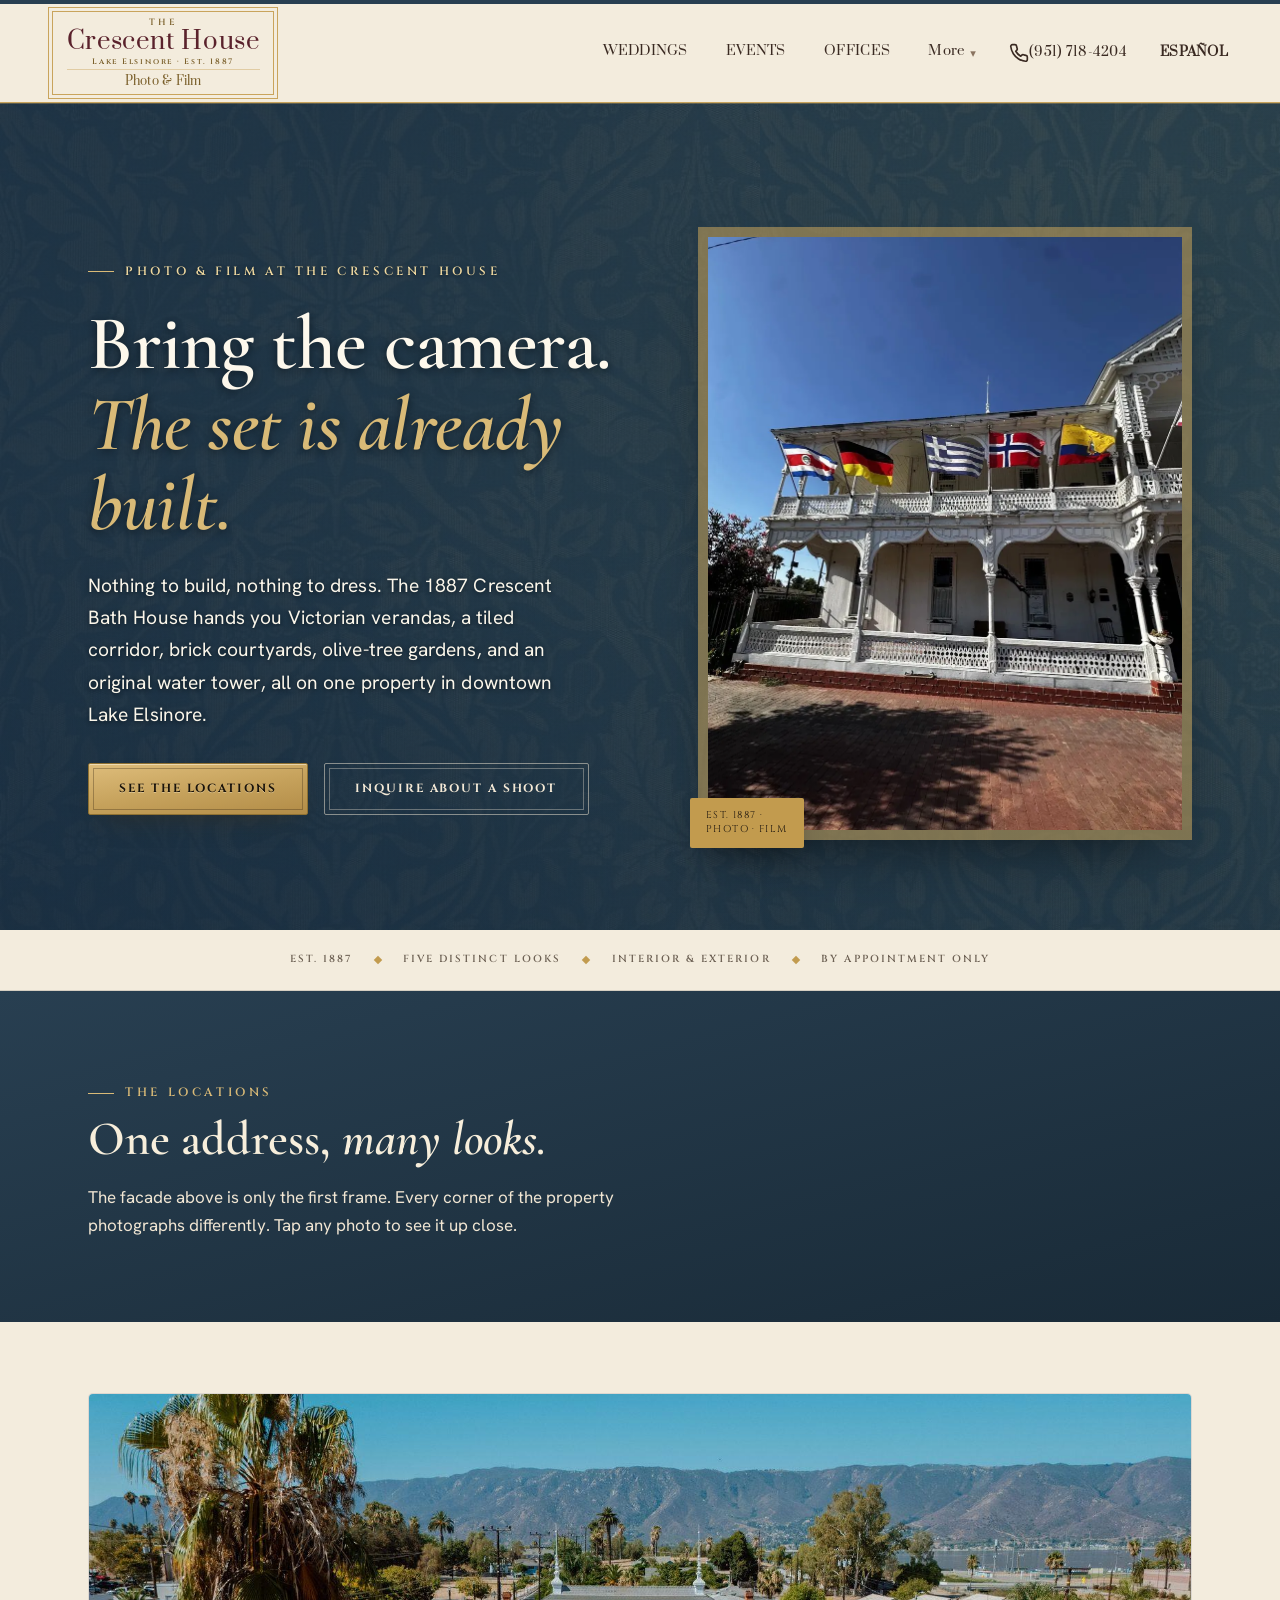
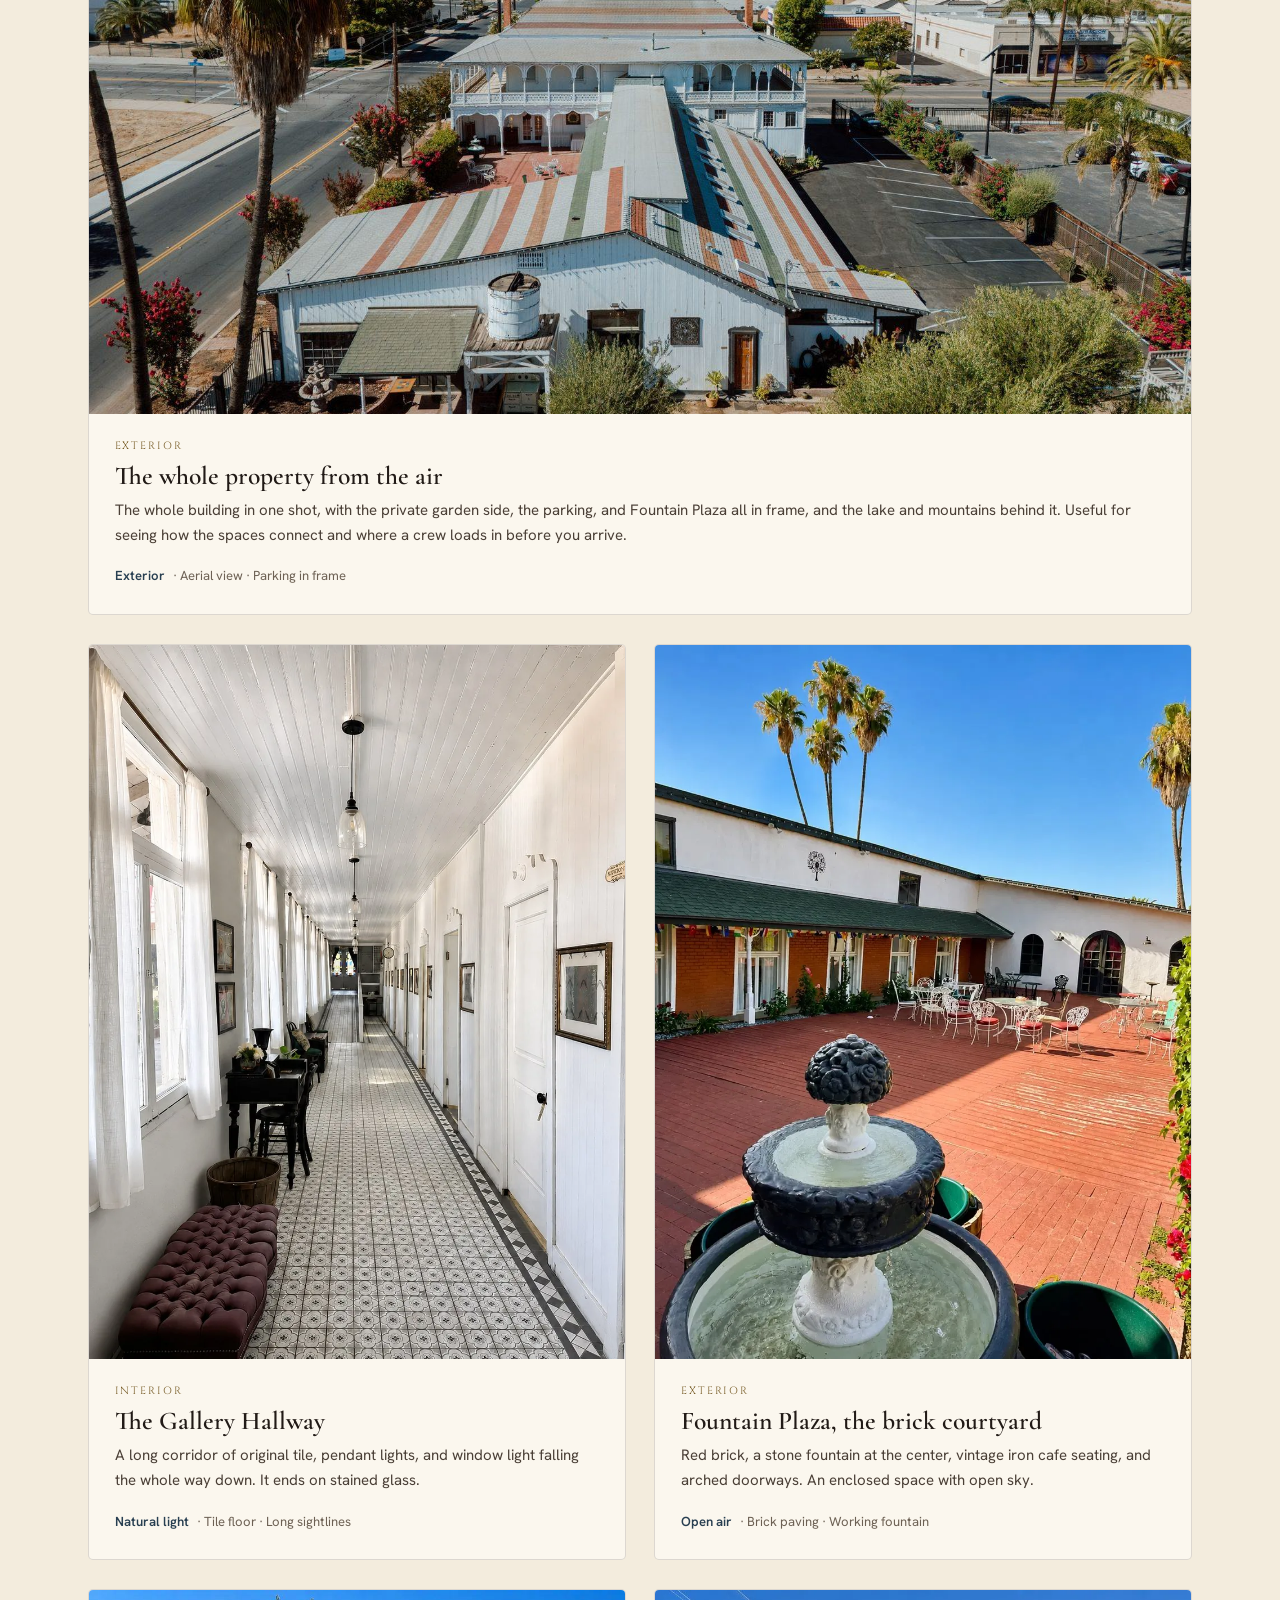
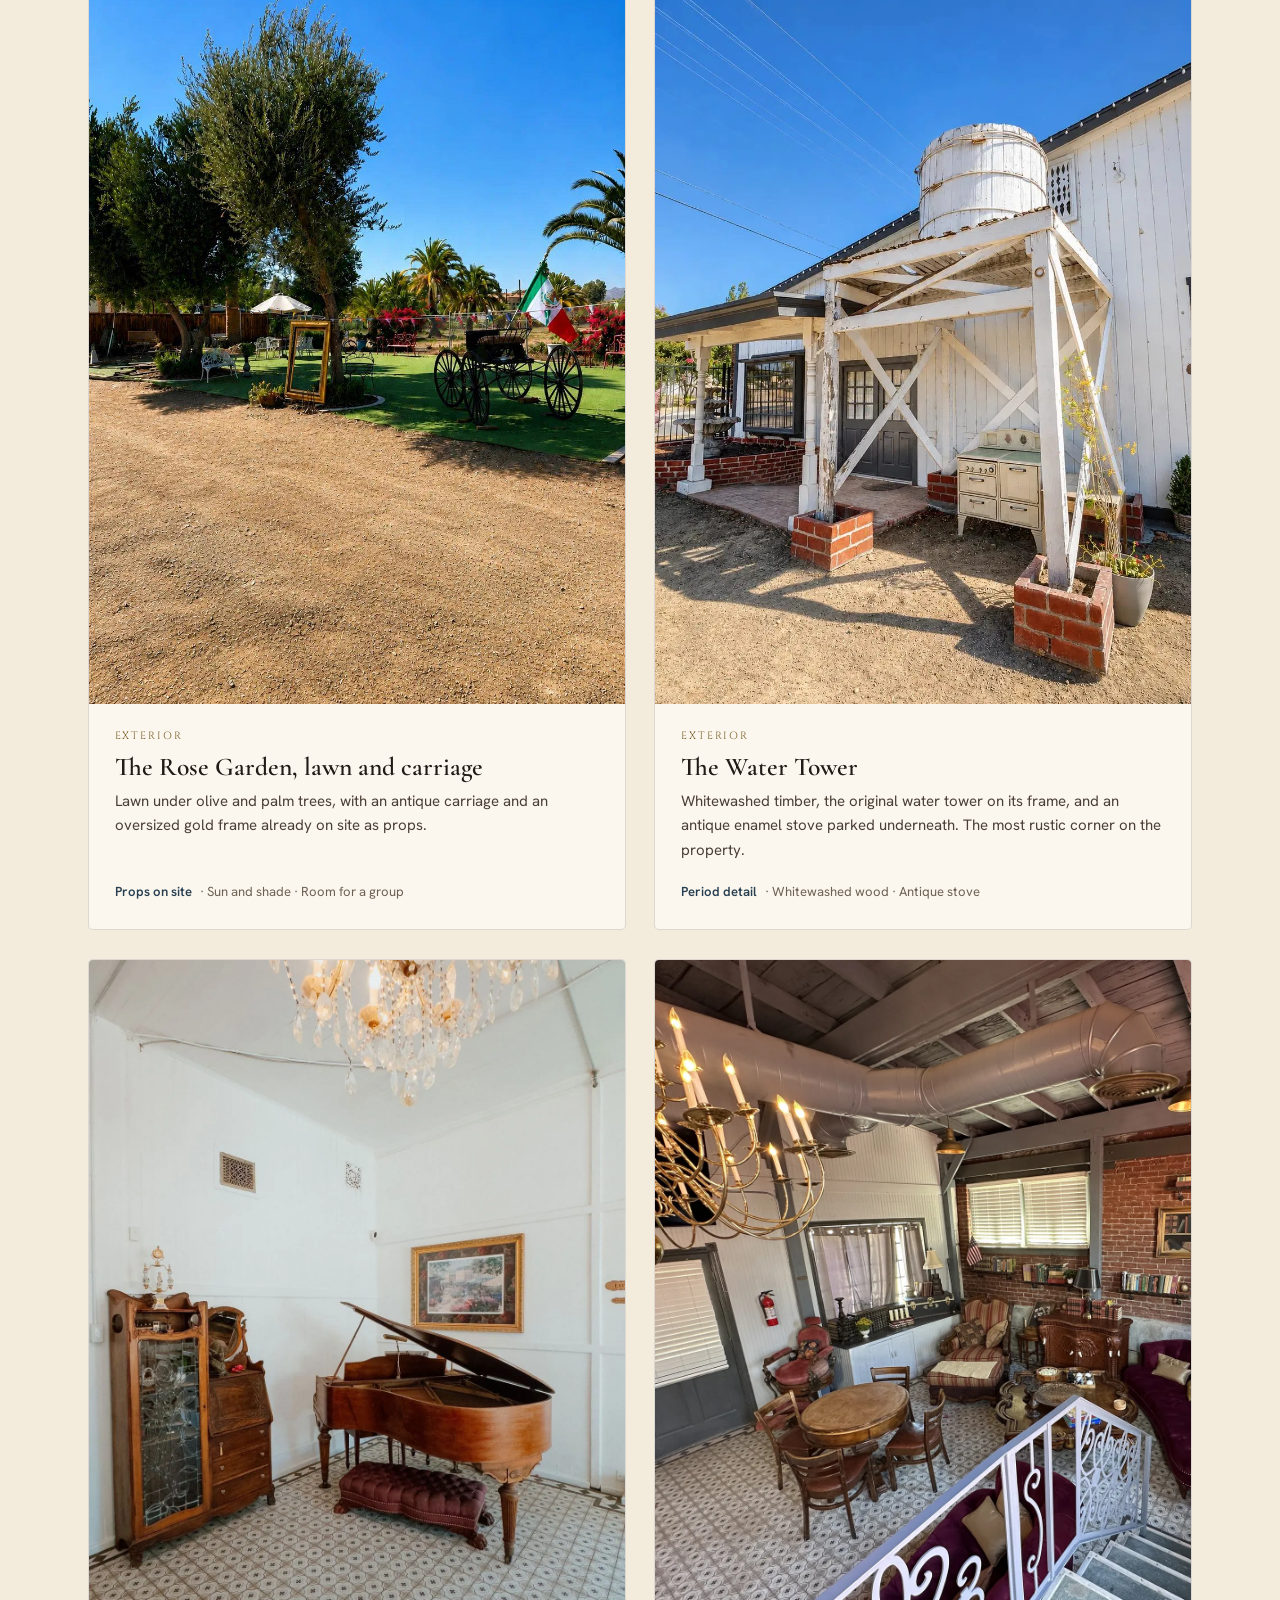
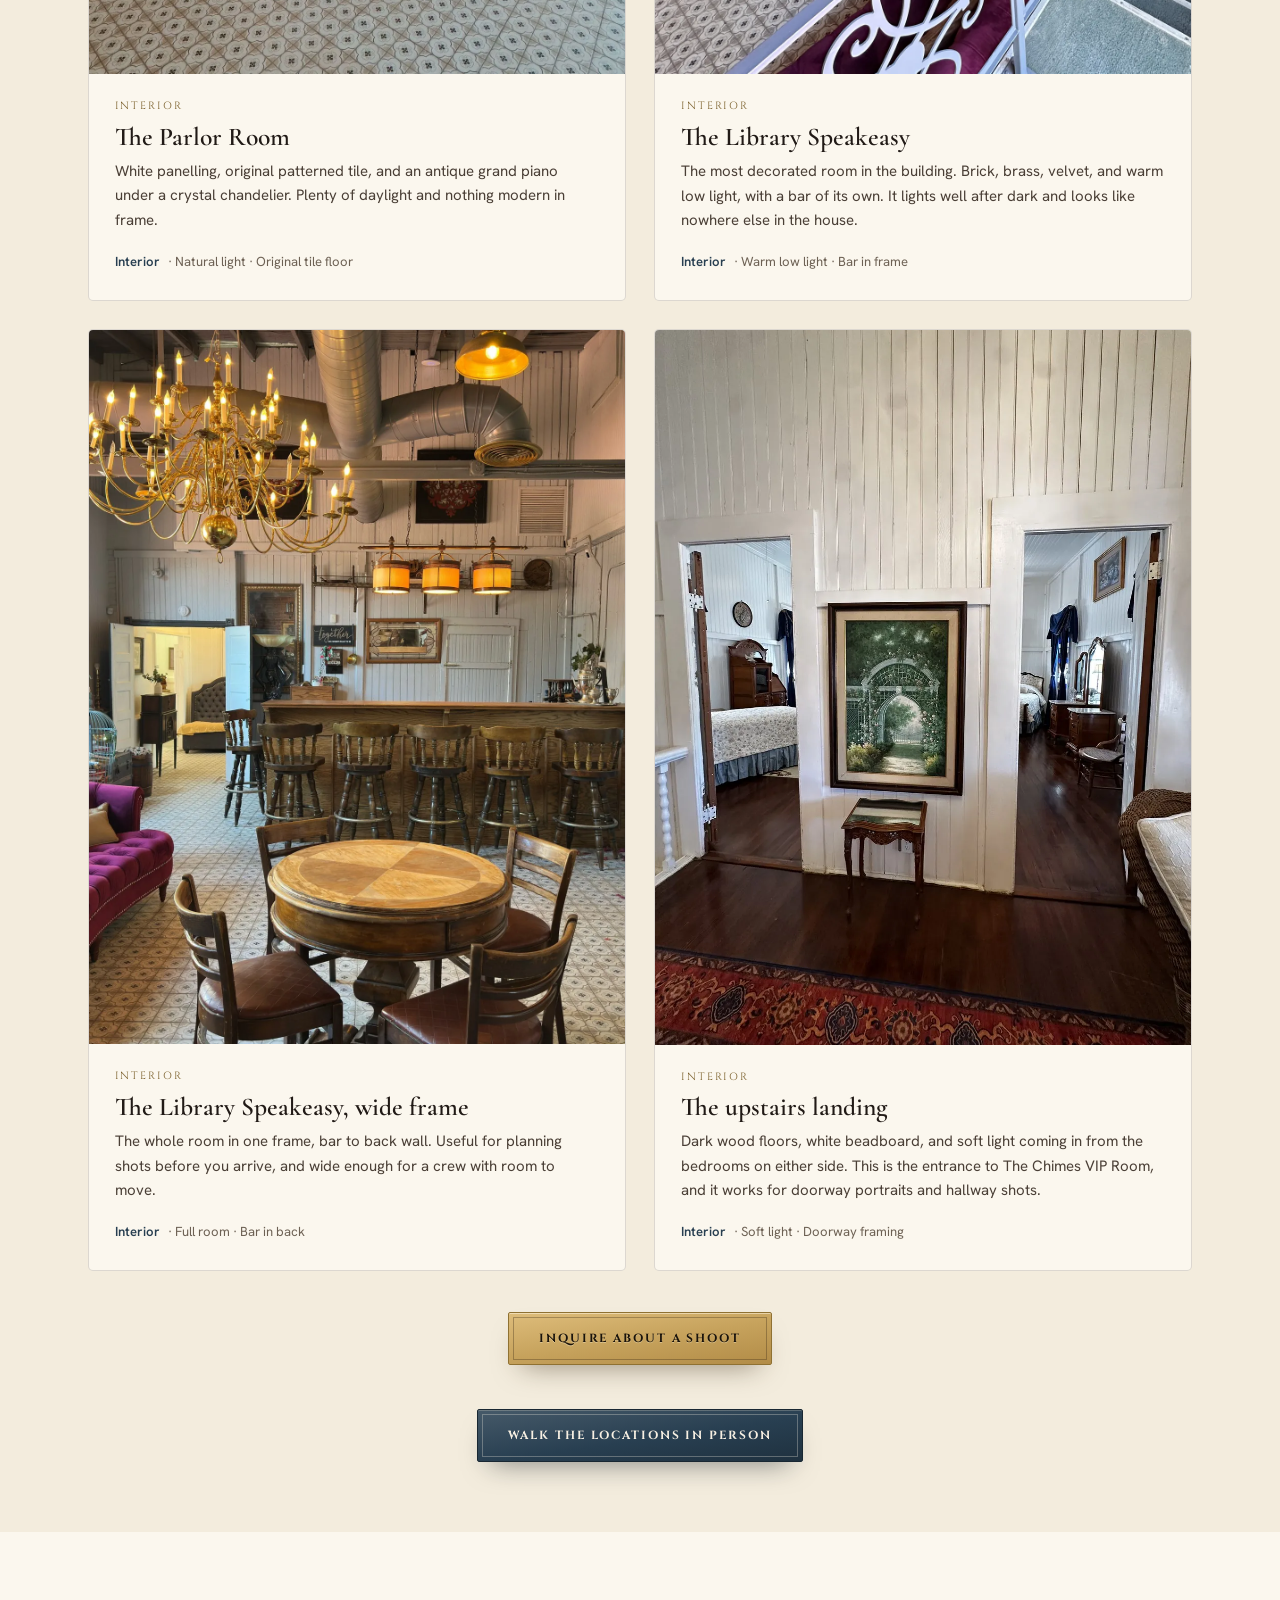
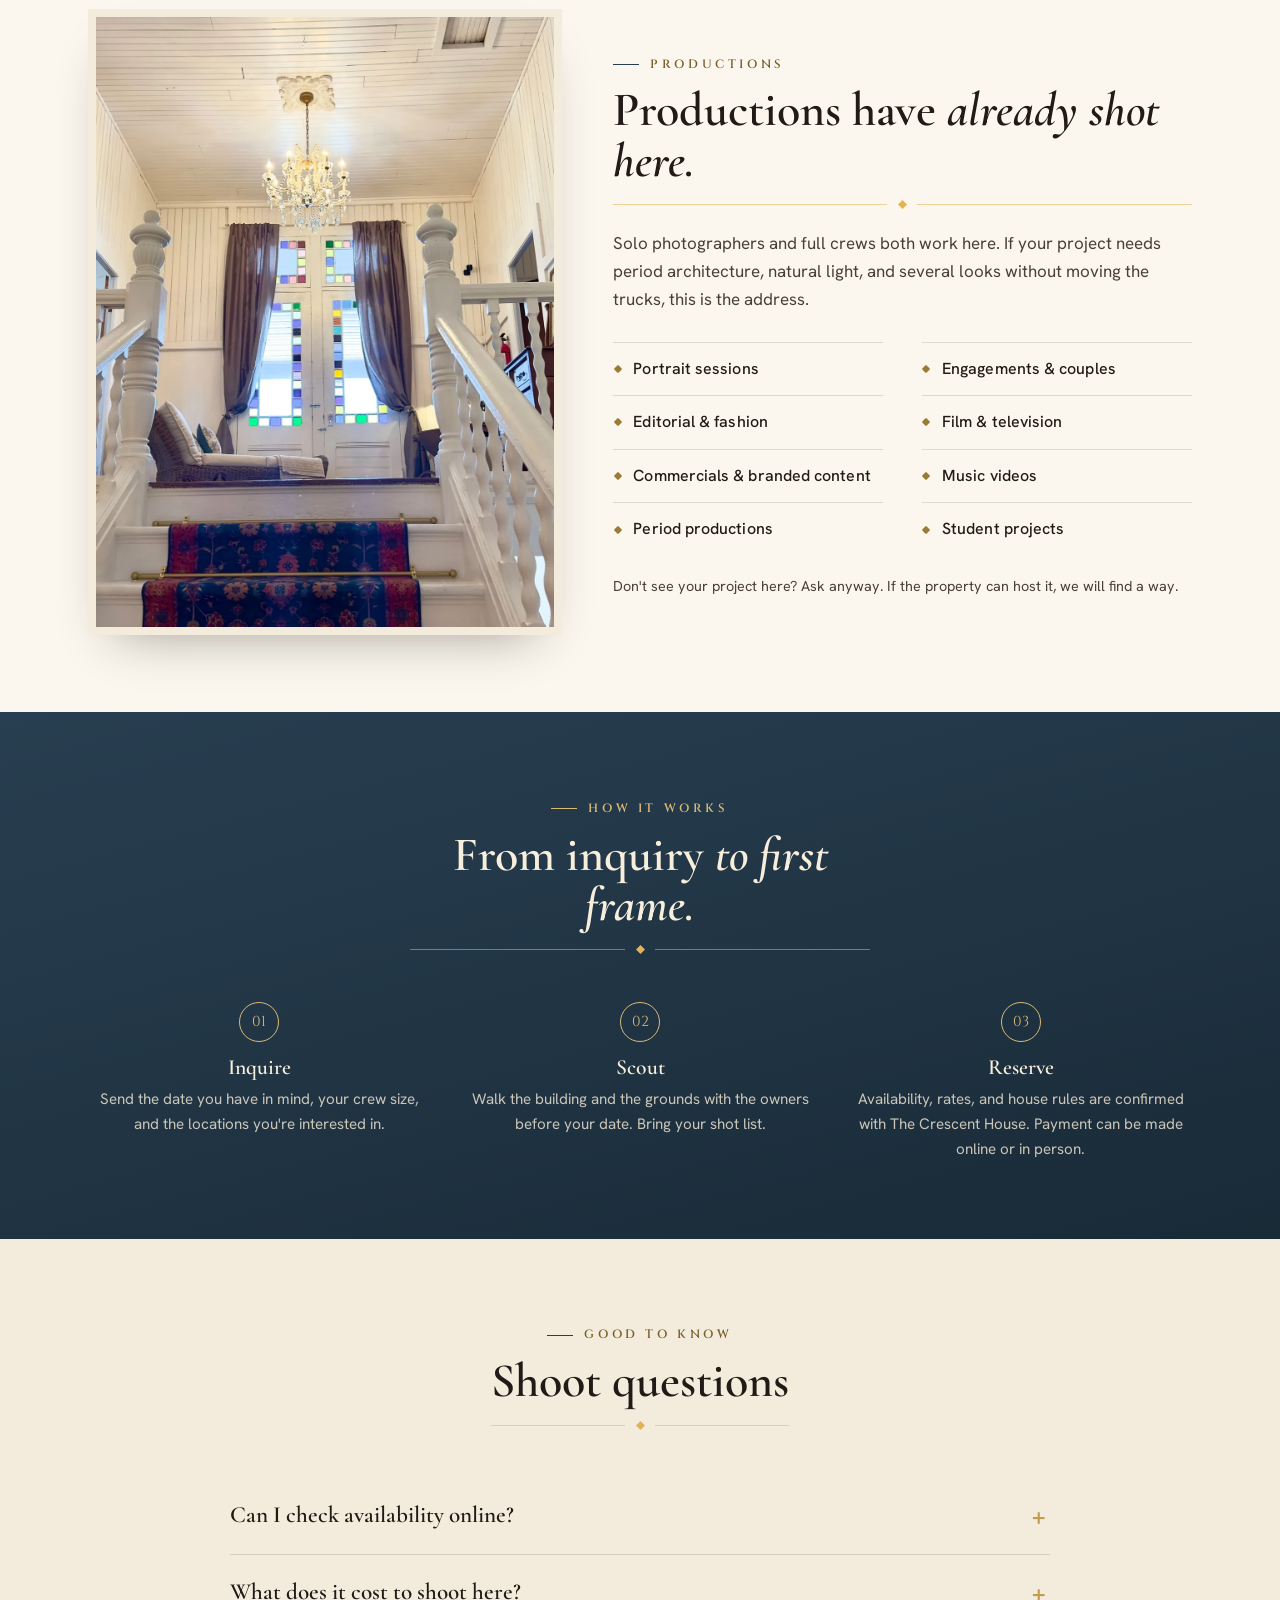
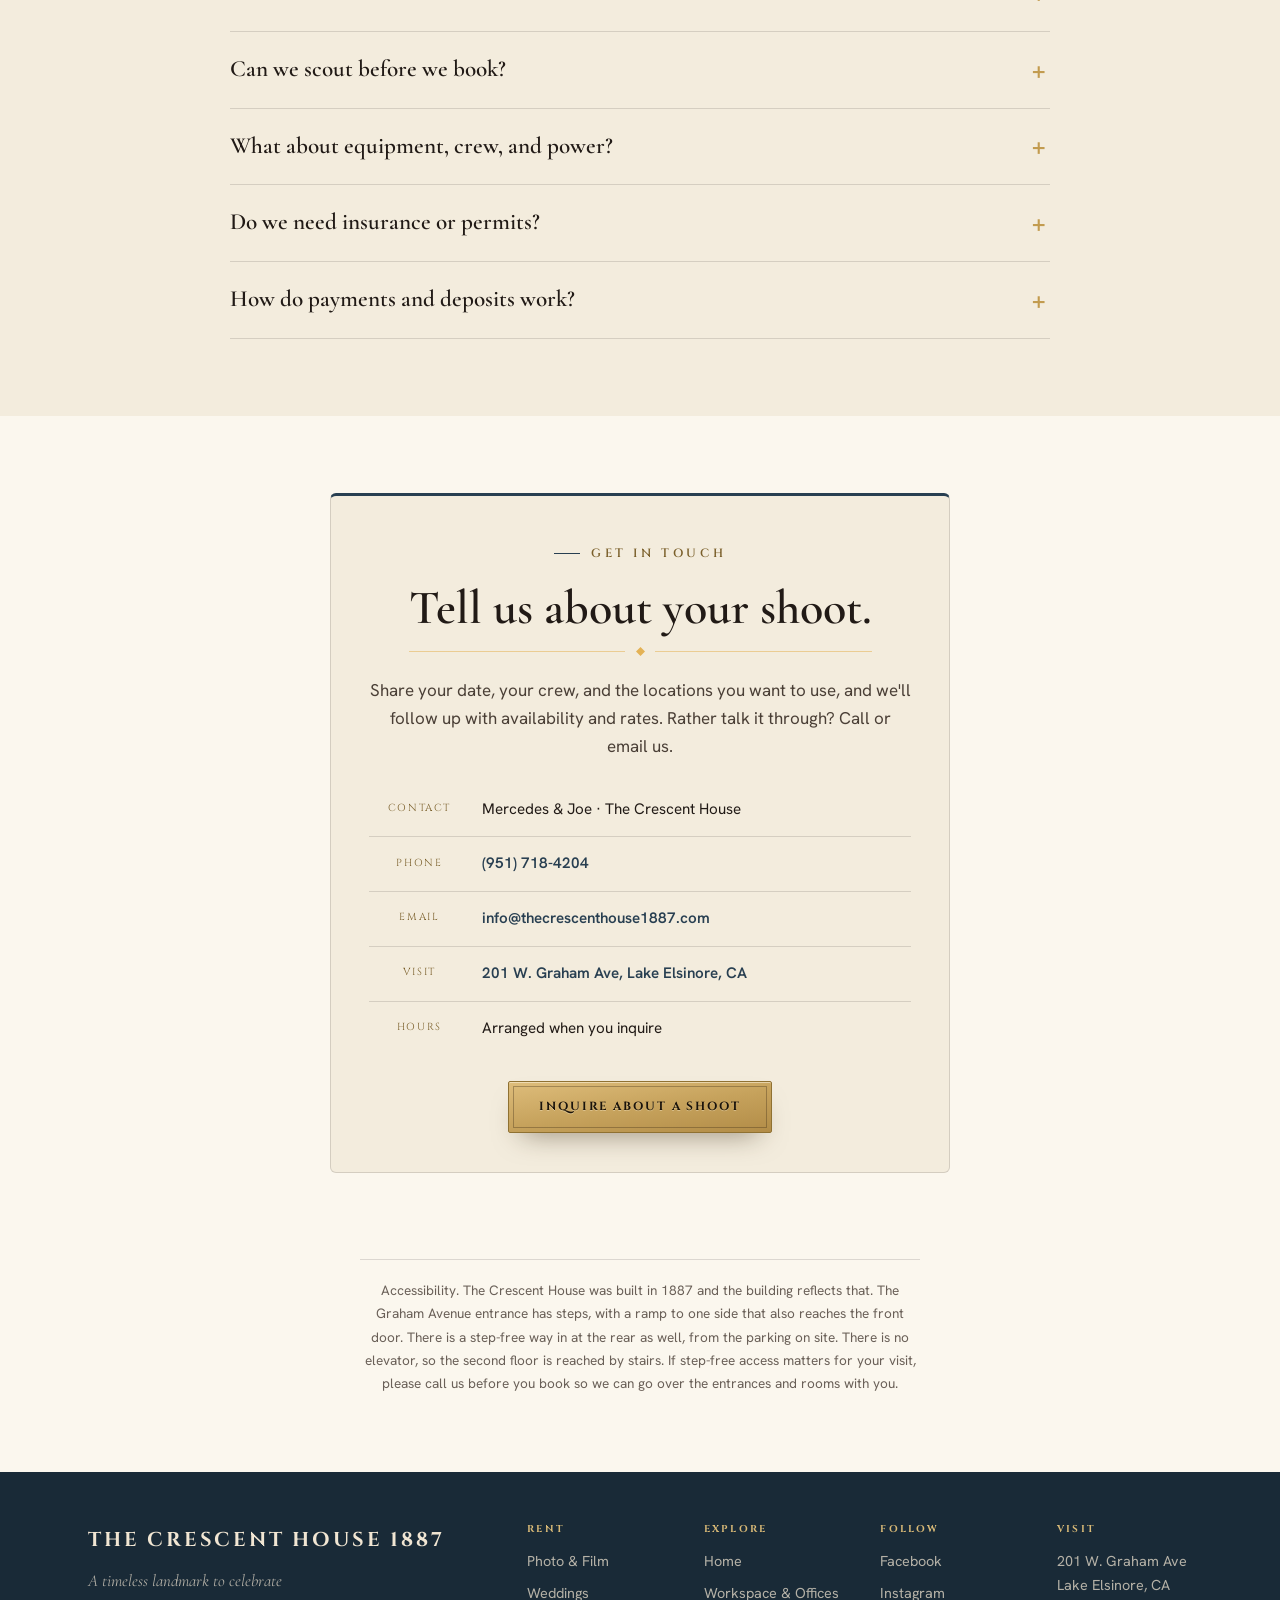
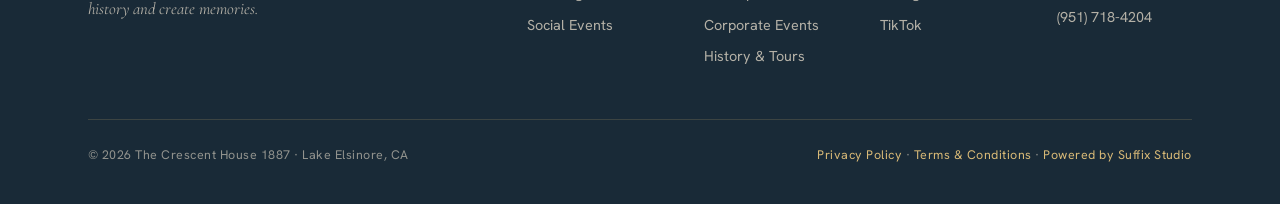
<file: photo-film.html>
<!DOCTYPE html>
<html lang="en">
<head>
<meta charset="utf-8" />
<meta name="viewport" content="width=device-width, initial-scale=1" />
  <meta name="theme-color" content="#283F51" />
<title>Photo &amp; Film · The Crescent House 1887</title>
<meta name="description" content="Rent the 1887 Crescent Bath House in Lake Elsinore for photo shoots and film. Victorian verandas, a tiled corridor, courtyards, and a water tower." />
<meta property="og:title" content="Photo &amp; Film · The Crescent House 1887" />
  <meta property="og:image" content="https://thecrescenthouse1887.com/images/og/photo-film.jpg" />
<meta property="og:description" content="A period location for photo shoots, film, and video, inside a restored 1887 landmark." />
<meta property="og:type" content="website" />
  <link rel="canonical" href="https://thecrescenthouse1887.com/photo-film.html" />
  <meta property="og:url" content="https://thecrescenthouse1887.com/photo-film.html" />
  <meta name="twitter:card" content="summary_large_image" />
  <meta name="twitter:title" content="Photo &amp; Film · The Crescent House 1887" />
  <meta name="twitter:description" content="A period location for photo shoots, film, and video, inside a restored 1887 landmark." />
  <meta name="twitter:image" content="https://thecrescenthouse1887.com/images/og/photo-film.jpg" />
  <meta name="color-scheme" content="light" />
<link rel="icon" href="data:image/svg+xml,%3Csvg xmlns='http://www.w3.org/2000/svg' viewBox='0 0 32 32'%3E%3Crect width='32' height='32' fill='%232F4A3A'/%3E%3Ctext x='16' y='23' font-family='Georgia,serif' font-size='20' fill='%23D9BA77' text-anchor='middle'%3EC%3C/text%3E%3C/svg%3E" />
  <link rel="apple-touch-icon" href="apple-touch-icon.png" />
<link rel="preconnect" href="https://fonts.googleapis.com" />
<link rel="preconnect" href="https://fonts.gstatic.com" crossorigin />
<link href="https://fonts.googleapis.com/css2?family=Old+Standard+TT:ital,wght@0,400;0,700;1,400&amp;family=Playfair+Display+SC:wght@400;700&amp;family=Prata&amp;family=Cinzel:wght@500;600;700&amp;family=Cormorant+Garamond:ital,wght@0,500;0,600;1,500;1,600&amp;family=Hanken+Grotesk:wght@400;500;600;700&amp;display=swap" rel="stylesheet" />
<link rel="stylesheet" href="styles.css" />
<link rel="stylesheet" href="interior.css" />
<style>
/* ---- only this page's own styling. Everything shared lives in
       styles.css and interior.css, which load above. ---- */
:root{color-scheme:light;--ink:#211A16;--forest:#283F51;--forest-deep:#192A37;--brass:#C29B4E;--brass-light:#D9BA77;--parchment:#F3ECDD;--parchment-2:#ECE1CC;--cream-card:#FBF7EE;--smoke:#8A7B6A;--line:rgba(33,26,22,.14);--brass-deep:#9A7B33;}
img{max-width:100%;}
html{background:#F3ECDD;}
body{margin:0;background:#F3ECDD;border-top:4px solid var(--forest);color:#211A16;font-family:"Hanken Grotesk",system-ui,-apple-system,Segoe UI,sans-serif;font-size:17px;line-height:1.65;-webkit-font-smoothing:antialiased;overflow-wrap:break-word;}
.container{width:100%;max-width:1200px;margin:0 auto;padding:0 clamp(1.2rem,4vw,3rem);}
.section{padding:clamp(4rem,6vw,6rem) 0;}
h1{color:var(--ink);}
h2{color:var(--ink);}
h3{margin:0;color:var(--ink);}
h1{font-size:clamp(2.7rem,6.5vw,4.8rem);}
h2{font-size:clamp(1.9rem,4vw,3rem);}
h3{font-size:1.4rem;}
p{margin:0;}
a{color:inherit;}
.eyebrow{font-size:.75rem;letter-spacing:.3em;color:var(--brass-ink);display:inline-flex;}
.eyebrow::before{content:"";width:26px;height:1px;background:var(--forest);display:inline-block;}
.btn{position:relative;display:inline-block;font-family:"Cinzel",serif;font-weight:700;font-size:.74rem;letter-spacing:.16em;text-transform:uppercase;line-height:1.5;text-align:center;padding:1.02rem 1.9rem;border-radius:2px;text-decoration:none;transition:transform .25s ease,box-shadow .25s ease,background .25s ease,color .25s ease;border:1px solid transparent;cursor:pointer;overflow:hidden;max-width:100%;}
.btn::after{content:"";position:absolute;inset:4px;border:1px solid rgba(43,36,30,.28);pointer-events:none;}
.btn:focus-visible{outline:2px solid #8F7132;outline-offset:3px;}
.btn-primary{background:linear-gradient(172deg,color-mix(in srgb,var(--forest),#fff 14%) 0%,var(--forest) 55%,color-mix(in srgb,var(--forest),#000 22%) 100%);color:#F6EFE2;border-color:color-mix(in srgb,var(--forest),#000 38%);box-shadow:0 1px 0 rgba(255,244,224,.22) inset,0 14px 28px -14px rgba(17,26,33,.55);}
.btn-primary::after{border-color:rgba(246,239,226,.3);}
.btn-primary:hover{background:linear-gradient(172deg,color-mix(in srgb,var(--forest-deep),#fff 10%) 0%,var(--forest-deep) 55%,color-mix(in srgb,var(--forest-deep),#000 16%) 100%);transform:translateY(-2px);}
.btn-ghost{background:transparent;color:var(--ink);border-color:currentColor;}
.btn-ghost::after{border-color:currentColor;opacity:.35;}
.btn-ghost:hover{background:var(--ink);color:#F4E9D6;transform:translateY(-2px);}
.btn-brass{background:linear-gradient(172deg,#DEBD7B 0%,#C6A25C 52%,#B28C47 100%);color:#1A130A;border-color:#8F7132;box-shadow:0 1px 0 rgba(255,246,224,.55) inset,0 14px 28px -14px rgba(60,44,20,.55);text-shadow:0 1px 0 rgba(255,246,224,.35);}
.btn-brass::after{border-color:rgba(60,44,20,.35);}
.btn-brass::before{content:"";position:absolute;top:0;bottom:0;left:-70%;width:45%;background:linear-gradient(100deg,transparent,rgba(255,251,240,.55),transparent);transform:skewX(-18deg);transition:left .55s ease;}
.btn-brass:hover{background:linear-gradient(172deg,#E3C382 0%,#CBA65E 52%,#B08A45 100%);transform:translateY(-2px);}
.btn-brass:hover::before{left:125%;}
.dd-toggle{font-size:.9rem;font-weight:500;color:var(--ink);text-decoration:none;background:none;border:none;cursor:pointer;font-family:inherit;padding:0;}
.dd-toggle:hover{color:var(--forest);}
.dd-toggle{display:inline-flex;align-items:center;gap:.35rem;}
.hero{position:relative;background:linear-gradient(165deg,var(--forest) 0%,var(--forest-deep) 100%);color:#F1E6D3;overflow:hidden;}
.hero::after{position:absolute;}
.hero .eyebrow{color:var(--brass-light);}
.hero .eyebrow::before{background:var(--brass-light);}
.hero h1{color:#F7EEDB;}
.hero .lead{margin:1.5rem 0 0;}
.hero .btn-ghost{color:#F4E9D6;border-color:rgba(244,233,214,.5);}
.hero .btn-ghost:hover{background:#F4E9D6;color:var(--forest-deep);}
.hero-photo img{display:block;width:100%;height:100%;object-fit:cover;aspect-ratio:4/5;}
.hero-photo{border-color:rgba(201,164,92,.55);}
.hero-badge{background:var(--brass);}
.facts-row{padding:1.35rem 0;}
.fact + .fact::before{background:var(--brass);}
.spaces-intro{background:linear-gradient(165deg,var(--forest) 0%,var(--forest-deep) 100%);color:#F1E6D3;padding:clamp(3.5rem,6.5vw,5.5rem) 0;}
.spaces-intro .eyebrow{color:var(--brass-light);}
.spaces-intro .eyebrow::before{background:var(--brass-light);}
.spaces-intro h2{color:#F7EEDB;margin-top:.65rem;}
.spaces-intro .lead{color:#F1E6D3;max-width:56ch;margin-top:1.2rem;}
.spaces-photos{padding:clamp(3rem,5.5vw,4.75rem) 0;}
.spaces-grid{display:grid;grid-template-columns:repeat(2,1fr);gap:clamp(1.2rem,2.5vw,1.8rem);}
.space-card{background:var(--cream-card);border:1px solid var(--line);border-radius:5px;overflow:hidden;display:flex;flex-direction:column;transition:transform .28s ease,box-shadow .28s ease;}
.space-card:hover{transform:translateY(-5px);box-shadow:0 26px 50px -26px rgba(33,26,22,.4);}
.space-media{position:relative;overflow:hidden;aspect-ratio:3/4;cursor:zoom-in;}
.space-card--wide{grid-column:1 / -1;}
.space-card--wide .space-media{aspect-ratio:16/9;}
@media(max-width:640px){ .space-card--wide .space-media{aspect-ratio:4/3;} }
.space-media img{width:100%;height:100%;object-fit:cover;transition:transform .5s ease;display:block;}
.space-card:hover .space-media img{transform:scale(1.06);}
.space-media .zoom{position:absolute;top:10px;right:10px;background:rgba(25,42,55,.82);color:#F1E6D3;font-size:.62rem;letter-spacing:.12em;text-transform:uppercase;padding:.35rem .6rem;border-radius:2px;opacity:0;transition:opacity .25s;}
.space-media:hover .zoom{opacity:1;}
.space-body{padding:1.5rem 1.6rem 1.7rem;display:flex;flex-direction:column;flex:1;}
.space-body .tag{font-family:"Cinzel",serif;font-size:.66rem;letter-spacing:.18em;text-transform:uppercase;color:var(--brass-ink);}
.space-body h3{font-size:1.6rem;margin:.5rem 0 .5rem;}
.space-body p{font-size:.94rem;color:#4a3f36;margin-bottom:1.1rem;}
.space-meta{font-size:.82rem;color:var(--smoke-ink);margin-top:auto;display:flex;align-items:center;gap:.5rem;}
.space-meta b{color:var(--forest);font-weight:600;}
.productions{background:var(--cream-card);}
.prod-grid{display:grid;grid-template-columns:.9fr 1.1fr;gap:clamp(2rem,4vw,3.5rem);align-items:center;}
.prod-photo{margin:0;border:8px solid var(--parchment);box-shadow:0 24px 50px -28px rgba(33,26,22,.45);}
.prod-photo img{display:block;width:100%;height:100%;object-fit:cover;aspect-ratio:3/4;}
.prod-copy p{color:#4a3f36;margin-top:1.2rem;}
.chips{display:grid;grid-template-columns:1fr 1fr;column-gap:clamp(1.6rem,3vw,2.8rem);row-gap:0;margin-top:1.8rem;}
.chip{display:flex;align-items:center;gap:.8rem;padding:.82rem .1rem;border-top:1px solid var(--line);font-size:1rem;font-weight:500;letter-spacing:.005em;color:var(--ink);opacity:0;transform:translateY(10px);transition:opacity .5s ease,transform .5s ease,color .25s ease;}
.chip.in{opacity:1;transform:none;}
.chip:hover{color:var(--forest);}
.chip .dot{width:6px;height:6px;background:var(--brass-deep);transform:rotate(45deg);border-radius:1px;flex:none;transition:background .25s ease;}
.chip:hover .dot{background:var(--brass);}
.prod-note{font-size:.9rem;color:var(--smoke);margin-top:1.6rem;}
.steps{background:linear-gradient(165deg,var(--forest) 0%,var(--forest-deep) 100%);color:#F1E6D3;}
.steps .head{text-align:center;max-width:46ch;margin:0 auto;}
.steps .head .eyebrow{justify-content:center;color:var(--brass-light);}
.steps .head .eyebrow::before{background:var(--brass-light);}
.steps h2{color:#F7EEDB;margin-top:.7rem;}
.step .dot{border:1px solid var(--brass-light);color:var(--brass-light);}
.step h3{color:#F7EEDB;}
.step p{color:rgba(241,230,211,.82);font-size:.95rem;margin-top:.5rem;}
.faq-head{text-align:center;max-width:44ch;margin-inline:auto;}
.faq-head .eyebrow{justify-content:center;}
.faq-head h2{margin-top:.7rem;}
.faq-q{background:none;font-family:"Cormorant Garamond",serif;font-size:1.45rem;color:var(--ink);position:relative;}
.faq-q::after{position:absolute;font-family:"Hanken Grotesk",sans-serif;font-size:1.5rem;color:var(--brass);}
.faq-a p{margin:0;}
.faq-a em{color:var(--brass-deep);font-style:italic;}
.contact{background:var(--cream-card);}
.contact-grid{display:grid;grid-template-columns:minmax(0,1fr);gap:clamp(2rem,4vw,3.5rem);
  align-items:start;justify-items:center;text-align:center;max-width:62ch;margin-inline:auto;}
.contact-grid .info-row{width:100%;}
.contact-info{background:var(--parchment);border:1px solid var(--line);border-top:3px solid var(--forest);border-radius:6px;padding:clamp(1.6rem,3vw,2.4rem);}
.contact-info .eyebrow{margin-bottom:1.2rem;}
.contact-info h2{margin-bottom:1.2rem;}
.info-row{display:flex;gap:.8rem;padding:.9rem 0;border-top:1px solid var(--line);font-size:.95rem;}
.info-row:first-of-type{border-top:none;}
.info-row .k{font-family:"Cinzel",serif;font-size:.64rem;letter-spacing:.16em;text-transform:uppercase;color:var(--brass-ink);min-width:100px;padding-top:.2rem;}
.info-row a{color:var(--forest);font-weight:600;text-decoration:none;}
.placeholder{color:var(--smoke);font-style:italic;}
form.inq{background:var(--parchment);border:1px solid var(--line);border-top:3px solid var(--forest);border-radius:6px;padding:clamp(1.6rem,3vw,2.2rem);}
.field{margin-bottom:1rem;}
.field label{letter-spacing:.02em;color:#57493d;}
.field input{padding:.7rem .8rem;border-radius:3px;background:#FBF7EE;font-family:inherit;}
.field select{padding:.7rem .8rem;border-radius:3px;background:#FBF7EE;font-family:inherit;}
.field textarea{padding:.7rem .8rem;border-radius:3px;background:#FBF7EE;font-family:inherit;}
.field textarea{min-height:96px;}
.field-row{gap:.8rem;}
form.inq .btn{width:100%;text-align:center;margin-top:.3rem;}
.form-success{padding:1.4rem 0 .4rem;}
.form-success .check{background:var(--forest);}
footer{background:var(--forest-deep);color:rgba(241,230,211,.72);padding:3.2rem 0 2.4rem;}
.modal-head{background:linear-gradient(160deg,var(--forest),var(--forest-deep));color:#F4E9D6;padding:1.8rem 2rem 1.6rem;position:relative;}
.foot-top{display:grid;grid-template-columns:1.4fr 1fr 1fr 1fr;gap:2rem;padding-bottom:2.4rem;border-bottom:1px solid rgba(241,230,211,.14);}
.foot-mark b{font-family:"Cinzel",serif;font-weight:700;font-size:1.25rem;letter-spacing:.14em;color:#F1E6D3;display:block;}
.foot-mark .tag{color:rgba(241,230,211,.7);margin-top:.7rem;max-width:28ch;}
.foot-col h3{font-size:.62rem;letter-spacing:.22em;}
.foot-col a{color:rgba(241,230,211,.72);font-size:.9rem;margin-bottom:.5rem;}
.foot-col a:hover{color:var(--brass-light);}
.foot-base{padding-top:1.6rem;font-size:.78rem;color:rgba(241,230,211,.56);}
.foot-legal a{color:var(--brass-light);text-decoration:none;}
.foot-legal a:hover{text-decoration:underline;}
.lightbox{background:rgba(20,14,10,.9);transition:opacity .25s;}
.lightbox img{max-width:92vw;border-radius:3px;}
.lightbox .lb-close{position:absolute;top:1.2rem;right:1.4rem;background:rgba(255,255,255,.14);border:none;color:#F4E9D6;width:44px;height:44px;border-radius:50%;font-size:1.3rem;cursor:pointer;}
.lightbox .lb-cap{position:absolute;bottom:1.4rem;left:0;right:0;text-align:center;color:rgba(241,230,211,.85);font-family:"Cinzel",serif;font-size:.66rem;letter-spacing:.16em;text-transform:uppercase;}
.sticky-cta .btn{box-shadow:0 14px 34px -12px rgba(25,42,55,.6);}
.reveal{opacity:0;transform:translateY(22px);transition:opacity .7s ease,transform .7s ease;}
.reveal.in{opacity:1;transform:none;}
@media(max-width:1080px){
  .prod-grid{grid-template-columns:1fr;}
  .prod-photo{max-width:420px;margin:0 auto;}
  .contact-grid{grid-template-columns:minmax(0,1fr);}
}
@media(max-width:1024px){
  .dd-toggle{width:100%;justify-content:space-between;}
  .foot-top{grid-template-columns:1fr 1fr;}
}
@media(max-width:680px){
  .spaces-grid{grid-template-columns:1fr;}
  .chips{grid-template-columns:1fr;}
  .foot-top{grid-template-columns:1fr;}
}
@media(max-width:520px){
  body{font-size:16px;}
}
@media(prefers-reduced-motion:reduce){
  .reveal{opacity:1 !important;transform:none !important;transition:none;}
  .chip{opacity:1 !important;transform:none !important;transition:none;}
  .space-card{transition:none;}
  .space-media img{transition:none;}
}
@media (prefers-color-scheme: dark){
  html{background:#F3ECDD !important;}
  body{background:#F3ECDD !important;}
  body{color:#211A16 !important;}
  .productions{background:#FBF7EE !important;}
  .contact{background:#FBF7EE !important;}
  .space-card{background:#FBF7EE !important;}
  footer{background:#192A37 !important;}
  .hero{background:#192A37 !important;}
  .spaces-intro{background:#192A37 !important;}
  .steps{background:#192A37 !important;}
  .contact-info{background:#F3ECDD !important;}
  form.inq{background:#F3ECDD !important;}
  .field input{background:#fff !important;}
  .field select{background:#fff !important;}
  .field textarea{background:#fff !important;}
}

/* the honeypot. Invisible to people. Bots fill it in and get dropped. */
.hp{position:absolute;left:-9999px;width:1px;height:1px;overflow:hidden;}
@media (max-width:640px){
}
@media (min-width:1025px){
}

@media(min-width:1025px){}
@media(max-width:1024px){}
.doors{display:flex;align-items:flex-start;gap:1.85rem;}
.grp{display:block;}
a.door{display:block;text-decoration:none;text-align:center;white-space:nowrap;}
a.door .dt{display:block;font-family:"Prata",serif;font-size:.85rem;letter-spacing:.15em;
  text-transform:uppercase;line-height:1;color:#241C17;transition:color .2s ease;}
a.door .dd{display:block;font-family:"Old Standard TT",serif;font-style:italic;font-size:.7rem;
  color:#8A7B5F;margin-top:.44rem;line-height:1.25;}
a.door:hover .dt{color:#7A2333;}
a.door[aria-current] .dt{color:#7A2333;}
.sub{display:none;}

@media(max-width:1024px){
  .doors{display:block;}
  .grp{border-bottom:1px solid rgba(20,17,15,.08);}
  a.door{text-align:left;white-space:normal;padding:.72rem .95rem .1rem;}
  a.door .dt{font-size:.92rem;letter-spacing:.12em;}
  a.door .dd{font-size:.8rem;margin-top:.16rem;}
  .sub{display:block;padding:.35rem 0 .6rem;}
  .sub a{display:block;text-decoration:none;color:#3D3428;font-family:"Playfair Display SC",serif;
    font-weight:400;font-size:.92rem;letter-spacing:.05em;padding:.42rem .95rem .42rem 1.6rem;}
  .sub a[aria-current]{color:#7A2333;}
}
@media(min-width:1025px){ }

@media(min-width:1025px){}
@media(max-width:1024px){}
section.hero{padding-top:clamp(1.4rem,3vw,2.2rem);}
</style>
<script type="application/ld+json">
{
  "@context": "https://schema.org",
  "@type": [
    "EventVenue",
    "LocalBusiness",
    "TouristAttraction",
    "LandmarksOrHistoricalBuildings"
  ],
  "@id": "https://thecrescenthouse1887.com/#organization",
  "name": "The Crescent House 1887",
  "alternateName": [
    "The Chimes",
    "The Crescent House",
    "Crescent Bath House",
    "Crescent Bathhouse"
  ],
  "description": "Historic 1887 landmark in downtown Lake Elsinore, home to a restored event and banquet venue, with boutique office suites in the same building.",
  "foundingDate": "1887",
  "url": "https://thecrescenthouse1887.com",
  "telephone": "+1-951-718-4204",
  "email": "info@thecrescenthouse1887.com",
  "address": {
    "@type": "PostalAddress",
    "streetAddress": "201 W. Graham Avenue",
    "addressLocality": "Lake Elsinore",
    "addressRegion": "CA",
    "postalCode": "92530",
    "addressCountry": "US"
  },
  "geo": {
    "@type": "GeoCoordinates",
    "latitude": 33.6686208,
    "longitude": -117.3291812
  },
  "hasMap": "https://www.google.com/maps/search/?api=1&query=The%20Crescent%20House%2C%20201%20W%20Graham%20Ave%2C%20Lake%20Elsinore%2C%20CA%2092530&query_place_id=ChIJpys4Qxyb3IARfDXrHLcU5A4",
  "sameAs": [
    "https://www.facebook.com/thecrescent1887",
    "https://www.instagram.com/thecrescenthouse1887",
    "https://www.tiktok.com/@thecrescent1887",
    "https://www.linkedin.com/company/the-crescent-house/"
  ],
  "image": [
    "https://thecrescenthouse1887.com/images/home-hero-facade.jpg",
    "https://thecrescenthouse1887.com/images/property-aerial.jpg"
  ],
  "openingHoursSpecification": [
    {
      "@type": "OpeningHoursSpecification",
      "dayOfWeek": [
        "Monday",
        "Tuesday",
        "Wednesday",
        "Thursday",
        "Friday"
      ],
      "opens": "08:00",
      "closes": "18:00",
      "description": "Workspace and offices"
    },
    {
      "@type": "OpeningHoursSpecification",
      "dayOfWeek": [
        "Friday",
        "Saturday",
        "Sunday"
      ],
      "opens": "09:00",
      "closes": "18:00",
      "description": "Historic tours, by appointment"
    }
  ],
  "priceRange": "$50-$15000",
  "areaServed": [
    {
      "@type": "City",
      "name": "Lake Elsinore"
    },
    {
      "@type": "City",
      "name": "Wildomar"
    },
    {
      "@type": "City",
      "name": "Murrieta"
    },
    {
      "@type": "City",
      "name": "Menifee"
    },
    {
      "@type": "City",
      "name": "Canyon Lake"
    },
    {
      "@type": "City",
      "name": "Temecula"
    },
    {
      "@type": "AdministrativeArea",
      "name": "Riverside County"
    }
  ],
  "amenityFeature": [
    {
      "@type": "LocationFeatureSpecification",
      "name": "Historic 1887 landmark on the National Register of Historic Places",
      "value": true
    },
    {
      "@type": "LocationFeatureSpecification",
      "name": "Indoor and outdoor event spaces",
      "value": true
    },
    {
      "@type": "LocationFeatureSpecification",
      "name": "On-site parking for VIP arrivals",
      "value": true
    },
    {
      "@type": "LocationFeatureSpecification",
      "name": "Street parking in the surrounding downtown district",
      "value": true
    },
    {
      "@type": "LocationFeatureSpecification",
      "name": "Ultrafast wifi",
      "value": true
    },
    {
      "@type": "LocationFeatureSpecification",
      "name": "Mounted TV with HDMI in the boardroom and training center",
      "value": true
    },
    {
      "@type": "LocationFeatureSpecification",
      "name": "Heating and air conditioning",
      "value": true
    },
    {
      "@type": "LocationFeatureSpecification",
      "name": "Catering ready, through a preferred vendor list",
      "value": true
    },
    {
      "@type": "LocationFeatureSpecification",
      "name": "Boutique office suites and shared coworking",
      "value": true
    },
    {
      "@type": "LocationFeatureSpecification",
      "name": "Virtual office and mail handling",
      "value": true
    },
    {
      "@type": "LocationFeatureSpecification",
      "name": "Wheelchair accessible second floor",
      "value": false
    }
  ],
  "department": {
    "@type": "TravelAgency",
    "@id": "https://thecrescenthouse1887.com/#borsellino",
    "name": "Borsellino Travel"
  },
  "identifier": {
    "@type": "PropertyValue",
    "propertyID": "NRHP",
    "name": "National Register of Historic Places reference number",
    "value": "75000453"
  },
  "additionalProperty": [
    {
      "@type": "PropertyValue",
      "propertyID": "https://www.wikidata.org/wiki/Property:P84",
      "name": "Architect",
      "value": "Frank Ferris"
    },
    {
      "@type": "PropertyValue",
      "name": "Added to the National Register of Historic Places",
      "value": "1975-07-30"
    },
    {
      "@type": "PropertyValue",
      "name": "Name on the National Register",
      "value": "Crescent Bathhouse"
    }
  ],
  "containsPlace": [
    {
      "@type": "EventVenue",
      "@id": "https://thecrescenthouse1887.com/#room-rose-garden",
      "name": "Rose Garden",
      "description": "The outdoor garden, used for ceremonies and for the largest receptions."
    },
    {
      "@type": "EventVenue",
      "@id": "https://thecrescenthouse1887.com/#room-fountain-plaza",
      "name": "Fountain Plaza",
      "description": "The open air courtyard, used for dinner and dancing."
    },
    {
      "@type": "EventVenue",
      "@id": "https://thecrescenthouse1887.com/#room-the-library-speakeasy",
      "name": "The Library Speakeasy",
      "description": "The bar and cocktail room. All cocktail service happens here."
    },
    {
      "@type": "Room",
      "@id": "https://thecrescenthouse1887.com/#room-the-parlor-room",
      "name": "The Parlor Room",
      "description": "A Victorian parlor for smaller gatherings. Standing only, with seating on the furniture in the room. No seated dining."
    },
    {
      "@type": "MeetingRoom",
      "@id": "https://thecrescenthouse1887.com/#room-the-crescent-training-center",
      "name": "The Crescent Training Center",
      "description": "The largest indoor room, with leather chairs, work tables and a mounted TV you can connect to with an HDMI cable.",
      "maximumAttendeeCapacity": 50,
      "additionalProperty": [
        {
          "@type": "PropertyValue",
          "name": "Classroom style",
          "value": 32
        },
        {
          "@type": "PropertyValue",
          "name": "Theater style",
          "value": 50
        }
      ]
    },
    {
      "@type": "MeetingRoom",
      "@id": "https://thecrescenthouse1887.com/#room-the-elsinore-boardroom",
      "name": "The Elsinore Boardroom",
      "description": "The most private room, with an executive table and a door that closes.",
      "maximumAttendeeCapacity": 10,
      "additionalProperty": [
        {
          "@type": "PropertyValue",
          "name": "Seats",
          "value": 10
        }
      ]
    },
    {
      "@type": "MeetingRoom",
      "@id": "https://thecrescenthouse1887.com/#room-the-ferris-suite",
      "name": "The Ferris Suite",
      "description": "Warm wood, vintage detail and natural light. The smallest meeting room.",
      "maximumAttendeeCapacity": 6,
      "additionalProperty": [
        {
          "@type": "PropertyValue",
          "name": "Seats",
          "value": 6
        }
      ]
    },
    {
      "@type": "MeetingRoom",
      "@id": "https://thecrescenthouse1887.com/#room-the-machado-suite",
      "name": "The Machado Suite",
      "description": "Currently under renovation. A versatile work and meeting room.",
      "maximumAttendeeCapacity": 16,
      "additionalProperty": [
        {
          "@type": "PropertyValue",
          "name": "Seats when it opens",
          "value": 16
        }
      ]
    },
    {
      "@type": "Room",
      "@id": "https://thecrescenthouse1887.com/#room-the-chimes-vip-room",
      "name": "The Chimes VIP Room",
      "description": "The room upstairs where the wedding party or the guest of honor gets ready. On the second floor, reached by stairs, as there is no elevator."
    }
  ],
  "hasOfferCatalog": {
    "@type": "OfferCatalog",
    "@id": "https://thecrescenthouse1887.com/#catalog",
    "name": "Rooms, plans and packages at The Crescent House 1887",
    "itemListElement": [
      {
        "@type": "OfferCatalog",
        "@id": "https://thecrescenthouse1887.com/#catalog-wedding-packages",
        "name": "Wedding packages",
        "itemListElement": [
          {
            "@type": "Offer",
            "name": "Intimate wedding package",
            "description": "10 to 50 guests. Micro-weddings, ceremony on site, five hours of event time, tables and chairs included, and an on-site coordinator.",
            "url": "https://thecrescenthouse1887.com/weddings.html#packages",
            "priceCurrency": "USD",
            "price": "3000",
            "priceSpecification": {
              "@type": "PriceSpecification",
              "@id": "https://thecrescenthouse1887.com/weddings.html#package-intimate-price",
              "priceCurrency": "USD",
              "minPrice": 3000,
              "valueAddedTaxIncluded": false
            },
            "availability": "https://schema.org/InStock",
            "itemOffered": {
              "@type": "Service",
              "name": "Intimate wedding package",
              "serviceType": "Wedding and event venue rental"
            },
            "@id": "https://thecrescenthouse1887.com/#offer-wedding-intimate"
          },
          {
            "@type": "Offer",
            "name": "Classic wedding package",
            "description": "50 to 99 guests. Ceremony and reception, five hours of event time, tables, chairs and setup, and The Library Speakeasy for cocktail hour.",
            "url": "https://thecrescenthouse1887.com/weddings.html#packages",
            "priceCurrency": "USD",
            "price": "6000",
            "priceSpecification": {
              "@type": "PriceSpecification",
              "@id": "https://thecrescenthouse1887.com/weddings.html#package-classic-price",
              "priceCurrency": "USD",
              "minPrice": 6000,
              "valueAddedTaxIncluded": false
            },
            "availability": "https://schema.org/InStock",
            "itemOffered": {
              "@type": "Service",
              "name": "Classic wedding package",
              "serviceType": "Wedding and event venue rental"
            },
            "@id": "https://thecrescenthouse1887.com/#offer-wedding-classic"
          },
          {
            "@type": "Offer",
            "name": "Grand wedding package",
            "description": "100 to 200 guests. Ceremony, dining and dancing across all event spaces indoor and out, five hours of event time, tables, chairs and setup, The Chimes VIP Room included, and a dedicated event lead.",
            "url": "https://thecrescenthouse1887.com/weddings.html#packages",
            "priceCurrency": "USD",
            "price": "12000",
            "priceSpecification": {
              "@type": "PriceSpecification",
              "@id": "https://thecrescenthouse1887.com/weddings.html#package-grand-price",
              "priceCurrency": "USD",
              "minPrice": 12000,
              "valueAddedTaxIncluded": false
            },
            "availability": "https://schema.org/InStock",
            "itemOffered": {
              "@type": "Service",
              "name": "Grand wedding package",
              "serviceType": "Wedding and event venue rental"
            },
            "@id": "https://thecrescenthouse1887.com/#offer-wedding-grand"
          },
          {
            "@type": "Offer",
            "name": "Extravaganza wedding package",
            "description": "Up to 300 guests. Every event space indoor and out, five hours of event time plus an extra hour beforehand for photos, the Rose Garden and Fountain Plaza, one hour in The Library Speakeasy, The Chimes VIP Room included, and a dedicated event lead.",
            "url": "https://thecrescenthouse1887.com/weddings.html#packages",
            "priceCurrency": "USD",
            "price": "15000",
            "priceSpecification": {
              "@type": "PriceSpecification",
              "@id": "https://thecrescenthouse1887.com/weddings.html#package-extravaganza-price",
              "priceCurrency": "USD",
              "minPrice": 15000,
              "valueAddedTaxIncluded": false
            },
            "availability": "https://schema.org/InStock",
            "itemOffered": {
              "@type": "Service",
              "name": "Extravaganza wedding package",
              "serviceType": "Wedding and event venue rental"
            },
            "@id": "https://thecrescenthouse1887.com/#offer-wedding-extravaganza"
          }
        ]
      },
      {
        "@type": "OfferCatalog",
        "@id": "https://thecrescenthouse1887.com/#catalog-meeting-rooms",
        "name": "Meeting rooms",
        "itemListElement": [
          {
            "@type": "Offer",
            "@id": "https://thecrescenthouse1887.com/#offer-room-the-crescent-training-center",
            "name": "The Crescent Training Center",
            "description": "Hire by the hour at $250, the half day of four hours at $650, or the full day of eight at $1,200.",
            "priceCurrency": "USD",
            "price": "250",
            "priceSpecification": [
              {
                "@type": "UnitPriceSpecification",
                "priceCurrency": "USD",
                "price": 250,
                "unitText": "hour",
                "unitCode": "HUR"
              },
              {
                "@type": "UnitPriceSpecification",
                "priceCurrency": "USD",
                "price": 650,
                "unitText": "half day, 4 hours"
              },
              {
                "@type": "UnitPriceSpecification",
                "priceCurrency": "USD",
                "price": 1200,
                "unitText": "full day, 8 hours"
              }
            ],
            "availability": "https://schema.org/InStock",
            "itemOffered": {
              "@type": "Service",
              "name": "The Crescent Training Center hire",
              "serviceType": "Meeting room hire"
            }
          },
          {
            "@type": "Offer",
            "@id": "https://thecrescenthouse1887.com/#offer-room-the-elsinore-boardroom",
            "name": "The Elsinore Boardroom",
            "description": "Hire by the hour at $150, the half day of four hours at $350, or the full day of eight at $750.",
            "priceCurrency": "USD",
            "price": "150",
            "priceSpecification": [
              {
                "@type": "UnitPriceSpecification",
                "priceCurrency": "USD",
                "price": 150,
                "unitText": "hour",
                "unitCode": "HUR"
              },
              {
                "@type": "UnitPriceSpecification",
                "priceCurrency": "USD",
                "price": 350,
                "unitText": "half day, 4 hours"
              },
              {
                "@type": "UnitPriceSpecification",
                "priceCurrency": "USD",
                "price": 750,
                "unitText": "full day, 8 hours"
              }
            ],
            "availability": "https://schema.org/InStock",
            "itemOffered": {
              "@type": "Service",
              "name": "The Elsinore Boardroom hire",
              "serviceType": "Meeting room hire"
            }
          },
          {
            "@type": "Offer",
            "@id": "https://thecrescenthouse1887.com/#offer-room-the-ferris-suite",
            "name": "The Ferris Suite",
            "description": "Hire by the hour at $75, the half day of four hours at $250, or the full day of eight at $600.",
            "priceCurrency": "USD",
            "price": "75",
            "priceSpecification": [
              {
                "@type": "UnitPriceSpecification",
                "priceCurrency": "USD",
                "price": 75,
                "unitText": "hour",
                "unitCode": "HUR"
              },
              {
                "@type": "UnitPriceSpecification",
                "priceCurrency": "USD",
                "price": 250,
                "unitText": "half day, 4 hours"
              },
              {
                "@type": "UnitPriceSpecification",
                "priceCurrency": "USD",
                "price": 600,
                "unitText": "full day, 8 hours"
              }
            ],
            "availability": "https://schema.org/InStock",
            "itemOffered": {
              "@type": "Service",
              "name": "The Ferris Suite hire",
              "serviceType": "Meeting room hire"
            }
          },
          {
            "@type": "Offer",
            "@id": "https://thecrescenthouse1887.com/#offer-room-the-machado-suite",
            "name": "The Machado Suite",
            "description": "Hire by the hour at $150, the half day of four hours at $350, or the full day of eight at $750. Currently under renovation.",
            "priceCurrency": "USD",
            "price": "150",
            "priceSpecification": [
              {
                "@type": "UnitPriceSpecification",
                "priceCurrency": "USD",
                "price": 150,
                "unitText": "hour",
                "unitCode": "HUR"
              },
              {
                "@type": "UnitPriceSpecification",
                "priceCurrency": "USD",
                "price": 350,
                "unitText": "half day, 4 hours"
              },
              {
                "@type": "UnitPriceSpecification",
                "priceCurrency": "USD",
                "price": 750,
                "unitText": "full day, 8 hours"
              }
            ],
            "availability": "https://schema.org/PreOrder",
            "itemOffered": {
              "@type": "Service",
              "name": "The Machado Suite hire",
              "serviceType": "Meeting room hire"
            }
          }
        ]
      },
      {
        "@type": "OfferCatalog",
        "@id": "https://thecrescenthouse1887.com/#catalog-workspace-and-virtual-office",
        "name": "Workspace and virtual office",
        "itemListElement": [
          {
            "@type": "Offer",
            "@id": "https://thecrescenthouse1887.com/#offer-day-pass",
            "name": "Day Pass",
            "description": "A full day in the building whenever you need it. No membership required.",
            "priceCurrency": "USD",
            "availability": "https://schema.org/InStock",
            "itemOffered": {
              "@type": "Service",
              "name": "Day Pass",
              "serviceType": "Workspace and virtual office"
            },
            "price": "50",
            "priceSpecification": [
              {
                "@type": "UnitPriceSpecification",
                "priceCurrency": "USD",
                "price": 50,
                "unitText": "day"
              }
            ]
          },
          {
            "@type": "Offer",
            "@id": "https://thecrescenthouse1887.com/#offer-tradition",
            "name": "Tradition",
            "description": "The virtual office plan. Business address at 201 W. Graham Avenue, a dedicated mailbox, and unlimited open seating in the shared rooms. Quoted monthly.",
            "priceCurrency": "USD",
            "availability": "https://schema.org/InStock",
            "itemOffered": {
              "@type": "Service",
              "name": "Tradition",
              "serviceType": "Workspace and virtual office"
            }
          },
          {
            "@type": "Offer",
            "@id": "https://thecrescenthouse1887.com/#offer-legacy",
            "name": "Legacy",
            "description": "Everything in Tradition, plus a semi-private furnished 10 by 10 office suite with up to 40 hours a month. Quoted monthly.",
            "priceCurrency": "USD",
            "availability": "https://schema.org/InStock",
            "itemOffered": {
              "@type": "Service",
              "name": "Legacy",
              "serviceType": "Workspace and virtual office"
            }
          },
          {
            "@type": "Offer",
            "@id": "https://thecrescenthouse1887.com/#offer-heritage",
            "name": "Heritage",
            "description": "Everything in Tradition, plus a semi-private furnished 10 by 10 office suite with up to 80 hours a month. Quoted monthly.",
            "priceCurrency": "USD",
            "availability": "https://schema.org/InStock",
            "itemOffered": {
              "@type": "Service",
              "name": "Heritage",
              "serviceType": "Workspace and virtual office"
            }
          }
        ]
      }
    ]
  },
  "subOrganization": {
    "@type": "Organization",
    "@id": "https://thecrescenthouse1887.com/#thechimes",
    "name": "The Chimes",
    "alternateName": [
      "The Chimes Events",
      "The Chimes Venue"
    ],
    "description": "The event and banquet venue inside The Crescent House 1887. Weddings, quinceañeras, social celebrations and corporate gatherings.",
    "url": "https://thecrescenthouse1887.com/chimes-events.html",
    "telephone": "+1-951-718-4204",
    "email": "info@thechimesevents.com",
    "parentOrganization": {
      "@id": "https://thecrescenthouse1887.com/#organization"
    }
  }
}
</script>
<script type="application/ld+json">
{
  "@context": "https://schema.org",
  "@type": "WebPage",
  "@id": "https://thecrescenthouse1887.com/photo-film.html#webpage",
  "url": "https://thecrescenthouse1887.com/photo-film.html",
  "name": "Photo & Film · The Crescent House 1887",
  "isPartOf": {
    "@type": "WebSite",
    "@id": "https://thecrescenthouse1887.com/#website",
    "name": "The Crescent House 1887",
    "url": "https://thecrescenthouse1887.com",
    "publisher": {
      "@id": "https://thecrescenthouse1887.com/#organization"
    }
  },
  "about": {
    "@id": "https://thecrescenthouse1887.com/#organization"
  },
  "publisher": {
    "@id": "https://thecrescenthouse1887.com/#organization"
  },
  "inLanguage": [
    "en-US",
    "es"
  ],
  "description": "Rent the 1887 Crescent Bath House in Lake Elsinore for photo shoots and film. Victorian verandas, a tiled corridor, courtyards, and a water tower.",
  "breadcrumb": {
    "@id": "https://thecrescenthouse1887.com/photo-film.html#breadcrumb"
  },
  "mainEntity": {
    "@id": "https://thecrescenthouse1887.com/photo-film.html#faq"
  }
}
</script>
<script type="application/ld+json">
{
  "@context": "https://schema.org",
  "@type": "BreadcrumbList",
  "@id": "https://thecrescenthouse1887.com/photo-film.html#breadcrumb",
  "itemListElement": [
    {
      "@type": "ListItem",
      "position": 1,
      "name": "Home",
      "item": "https://thecrescenthouse1887.com"
    },
    {
      "@type": "ListItem",
      "position": 2,
      "name": "Photo & Film"
    }
  ]
}
</script>
<script type="application/ld+json">
{
  "@context": "https://schema.org",
  "@type": "FAQPage",
  "mainEntity": [
    {
      "@type": "Question",
      "name": "Can I check availability online?",
      "acceptedAnswer": {
        "@type": "Answer",
        "text": "Not yet. Dates are confirmed directly rather than through a booking calendar, because most shoots need a short conversation first about which spaces you want and how long you need them. Send an inquiry or call and we will come back to you with open dates, usually within one to two business days. It helps to include your shoot date or window, your crew size, and which parts of the building you have in mind, since availability depends on what else is booked in the venue that day."
      }
    },
    {
      "@type": "Question",
      "name": "What does it cost to shoot here?",
      "acceptedAnswer": {
        "@type": "Answer",
        "text": "Rates depend on three things: how many hours you need, how large your crew is, and which spaces you use. A two-hour portrait session in the Rose Garden is priced differently from a full production day moving between The Library Speakeasy, the Fountain Plaza, and the upstairs rooms. Send us your project details, including your date, your hours, your crew size, and the look you are after, and we will send you a quote written against that rather than a standard rate card. There is no charge for asking."
      }
    },
    {
      "@type": "Question",
      "name": "Can we scout before we book?",
      "acceptedAnswer": {
        "@type": "Answer",
        "text": "Yes, and we recommend it. Book a tour and walk the locations with the owners before your shoot date so you know exactly what you are working with. Tours run about thirty minutes, by appointment, for groups of up to ten. Because restoration is ongoing, the route changes from time to time, which is worth seeing in person rather than guessing from photographs. Bring your director of photography or anyone making lighting decisions if you can, since the light in each room changes considerably through the day."
      }
    },
    {
      "@type": "Question",
      "name": "What about equipment, crew, and power?",
      "acceptedAnswer": {
        "@type": "Answer",
        "text": "Send us your crew size, your equipment list, and your power needs when you inquire, and we will confirm access and load-in for your shoot. The building is an 1887 landmark, so a few things are worth raising early: some spaces have limited outlets and larger productions occasionally bring their own power, load-in runs through the main entrance on Graham Avenue, which has steps, and there is no elevator to the second floor. The private lot across the street is not built yet, so plan on downtown parking for the crew. Tell us what you are planning and we will walk the practical details with you before you commit to a date."
      }
    },
    {
      "@type": "Question",
      "name": "Do we need insurance or permits?",
      "acceptedAnswer": {
        "@type": "Answer",
        "text": "Most historic locations ask for proof of general liability insurance naming the venue, and larger productions filming in a downtown district sometimes need a city permit as well. Requirements vary with the size of your crew, whether you are closing any part of the street, and what you are bringing on site. Tell us the scope of your shoot when you inquire and we will confirm exactly what paperwork you need, and what the City of Lake Elsinore asks for, before your date is held."
      }
    },
    {
      "@type": "Question",
      "name": "How do payments and deposits work?",
      "acceptedAnswer": {
        "@type": "Answer",
        "text": "A deposit holds your date and the balance is due before the shoot. Payments can be made online or in person, and the exact schedule, along with the cancellation and rescheduling terms, comes with your rental agreement so everything is in writing before you commit. Rates depend on your hours, your crew size, and which spaces you use, so the agreement is written against your specific booking rather than a standard rate card. Ask when you inquire and we will send the terms alongside your quote."
      }
    }
  ],
  "@id": "https://thecrescenthouse1887.com/photo-film.html#faq"
}
</script>
</head>
<body class="theme-forest">
    <a class="skip-link" href="#main" data-es="Saltar al contenido">Skip to content</a>
    

<!-- ===================== NAV ===================== -->
<header class="nav">
  <div class="nav-inner">
    <a href="index.html" class="wordmark"><span class="wm-frame"><span class="wm-the">THE</span><span class="wm-name">Crescent House</span><span class="wm-est" data-es="Lake Elsinore .  Fundada en 1887">Lake Elsinore &middot; Est. 1887</span><span class="wm-page" data-es="Foto y Video">Photo &amp; Film</span></span><span class="a11y-only" data-es=", inicio">, home</span></a>
    <nav class="nav-links" id="navLinks" aria-label="Primary" data-es-aria="Principal">
        <div class="doors">
          <div class="grp"><a class="door" href="weddings.html"><span class="dt" data-es="Bodas">Weddings</span></a></div>
          <div class="grp">
            <a class="door" href="chimes-events.html"><span class="dt" data-es="Eventos">Events</span></a>
            <div class="sub">
              <a href="chimes-events.html" data-es="The Chimes Venue">The Chimes Venue</a>
              <a href="social-events.html#quince" data-es="Quincea&ntilde;eras">Quincea&ntilde;eras</a>
              <a href="social-events.html" data-es="Eventos Sociales">Social Events</a>
              <a href="corporate-events.html" data-es="Eventos Corporativos">Corporate Events</a>
              <a href="social-events.html#library" data-es="The Library Speakeasy">The Library Speakeasy</a>
            </div>
          </div>
          <div class="grp">
            <a class="door" href="workspace.html"><span class="dt" data-es="Oficinas">Offices</span></a>
            <div class="sub">
              <a href="workspace.html" data-es="Espacios de Trabajo y Oficinas">Workspace &amp; Offices</a>
              <a href="virtual-office.html" data-es="Oficina Virtual">Virtual Office</a>
            </div>
          </div>
          <div class="grp grp--more">
            <button class="door door-more" type="button" aria-expanded="false"><span class="dt" data-es="M&aacute;s">More</span><span class="caret" aria-hidden="true">&#9662;</span></button>
            <div class="sub">
              <a href="history-tours.html" data-es="Historia y Recorridos">History &amp; Tours</a>
              <a href="photo-film.html" data-es="Foto y Video">Photo &amp; Film</a>
              <a href="borsellino-travel.html" data-es="Borsellino Travel Agency">Borsellino Travel Agency</a>
              <a href="contact.html" data-es="Contacto">Contact</a>
            </div>
          </div>
        </div>
        <a class="nav-call" href="tel:+19517184204" aria-label="Call The Crescent House 1887 at (951) 718-4204" data-es-aria="Llama a The Crescent House 1887 al (951) 718-4204"><svg viewBox="0 0 24 24" fill="none" stroke="currentColor" stroke-width="2" stroke-linecap="round" stroke-linejoin="round" aria-hidden="true"><path d="M22 16.92v3a2 2 0 0 1-2.18 2 19.8 19.8 0 0 1-8.63-3.07 19.5 19.5 0 0 1-6-6A19.8 19.8 0 0 1 2.12 4.18 2 2 0 0 1 4.11 2h3a2 2 0 0 1 2 1.72c.13.96.36 1.9.7 2.81a2 2 0 0 1-.45 2.11L8.09 9.91a16 16 0 0 0 6 6l1.27-1.27a2 2 0 0 1 2.11-.45c.91.34 1.85.57 2.81.7A2 2 0 0 1 22 16.92z"/></svg>(951) 718-4204</a>
        <button class="lang-toggle" type="button" aria-label="Espa&ntilde;ol, switch this page to Spanish">Espa&ntilde;ol</button>
      </nav>
    <div class="nav-mobile-controls">
      <a class="nav-call-mobile" href="tel:+19517184204" aria-label="Call The Crescent House 1887 at (951) 718-4204" data-es-aria="Llama a The Crescent House 1887 al (951) 718-4204"><svg viewBox="0 0 24 24" fill="none" stroke="currentColor" stroke-width="2" stroke-linecap="round" stroke-linejoin="round" aria-hidden="true"><path d="M22 16.92v3a2 2 0 0 1-2.18 2 19.8 19.8 0 0 1-8.63-3.07 19.5 19.5 0 0 1-6-6A19.8 19.8 0 0 1 2.12 4.18 2 2 0 0 1 4.11 2h3a2 2 0 0 1 2 1.72c.13.96.36 1.9.7 2.81a2 2 0 0 1-.45 2.11L8.09 9.91a16 16 0 0 0 6 6l1.27-1.27a2 2 0 0 1 2.11-.45c.91.34 1.85.57 2.81.7A2 2 0 0 1 22 16.92z"/></svg></a>
      <button class="lang-toggle lang-toggle-m" type="button" aria-label="Espa&ntilde;ol, switch this page to Spanish">Espa&ntilde;ol</button>
      <button class="menu-btn" id="menuBtn" aria-expanded="false" aria-controls="navLinks" data-es="Menú">Menu</button>
    </div>
  </div>
</header>

<main id="main">

<!-- ===================== HERO ===================== -->
<section class="hero">
  <div class="container">
    <div class="hero-grid">
      <div class="reveal">
        <span class="eyebrow" data-es="Foto y cine en The Crescent House">Photo &amp; Film at The Crescent House</span>
        <h1 data-es="Trae tu cámara.<br><em>La escenografía ya está lista.</em>">Bring the camera.<br><em>The set is already built.</em></h1>
        <p class="lead" data-es="Nada que construir y nada que vestir. La Crescent Bath House de 1887 le entrega verandas victorianas, un corredor de azulejo, patios de ladrillo, jardines de olivos y una torre de agua original, todo en una sola propiedad en el centro de Lake Elsinore.">Nothing to build, nothing to dress. The 1887 Crescent Bath House hands you Victorian verandas, a tiled corridor, brick courtyards, olive-tree gardens, and an original water tower, all on one property in downtown Lake Elsinore.</p>
        <div class="hero-cta">
          <a class="btn btn-brass" href="#locations" data-es="CONOZCA LOS ESPACIOS →">See the locations</a>
          <button class="btn btn-ghost" data-modal-open data-interest="photo shoot" data-es="SOLICITAR UNA SESIÓN">Inquire about a shoot</button>
        </div>
      </div>
      <div class="reveal">
        <figure class="hero-photo" style="margin:0;">
          <picture><source type="image/webp" srcset="images/facade-flags.webp" fetchpriority="high"><img fetchpriority="high" src="images/facade-flags.jpg" alt="The two-story Victorian facade of the Crescent Bath House with white gingerbread trim and flags along the balcony" data-es-alt="La fachada victoriana de dos pisos de la Crescent Bath House con molduras blancas y banderas en el balcón"  width="952" height="1269" /></picture>
          <div class="hero-badge" data-es="DESDE 1887 ·<br>FOTO · VIDEO">Est. 1887 ·<br>Photo · Film</div>
        </figure>
      </div>
    </div>
  </div>
</section>

<!-- ===================== AT A GLANCE ===================== -->
<section class="facts" aria-label="The location at a glance" data-es-aria="La locación de un vistazo">
  <div class="container facts-row reveal">
    <span class="fact" data-es="Establecida en 1887">Est. 1887</span>
    <span class="fact" data-es="CINCO ESTILOS DISTINTOS">Five distinct looks</span>
    <span class="fact" data-es="INTERIOR Y EXTERIOR">Interior &amp; exterior</span>
    <span class="fact" data-es="SOLO CON CITA PREVIA">By appointment only</span>
  </div>
</section>

<!-- ===================== LOCATIONS ===================== -->
<section class="spaces-intro" id="locations">
  <div class="container">
    <div class="reveal">
      <span class="eyebrow" data-es="LAS LOCACIONES">The Locations</span>
      <h2 data-es="Una sola dirección, <em>muchas posibilidades.</em>">One address, <em>many looks.</em></h2>
      <p class="lead" data-es="La fachada de arriba es solo el primer encuadre. Cada rincón de la propiedad se fotografía distinto. Toca cualquier foto para verla de cerca.">The facade above is only the first frame. Every corner of the property photographs differently. Tap any photo to see it up close.</p>
    </div>
  </div>
</section>

<section class="spaces-photos">
  <div class="container">
    <div class="spaces-grid">
      <article class="space-card space-card--wide reveal">
          <div class="space-media" data-cap="The whole property from the air">
            <img data-es-alt="Vista aérea del Crescent House 1887 desde atrás, con el edificio completo, el jardín privado, el estacionamiento, Fountain Plaza y el lago y las montañas al fondo" src="images/property-aerial.jpg" alt="An aerial view of The Crescent House 1887 from the rear, taking in the whole building, the private garden side, the parking, Fountain Plaza, and the lake and mountains behind" loading="lazy"  width="1600" height="1200" />
            <span class="zoom" data-es="Ampliar">Zoom</span>
          </div>
          <div class="space-body">
            <span class="tag" data-es="Exterior">Exterior</span>
            <h3 data-es="La propiedad completa desde el aire">The whole property from the air</h3>
            <p data-es="El edificio entero en una sola toma, con el lado privado del jardín, el estacionamiento y Fountain Plaza a la vista, y el lago y las montañas detrás. Útil para ver cómo encajan los espacios y por dónde entra un equipo antes de llegar.">The whole building in one shot, with the private garden side, the parking, and Fountain Plaza all in frame, and the lake and mountains behind it. Useful for seeing how the spaces connect and where a crew loads in before you arrive.</p>
            <div class="space-meta"><b data-es="Exterior">Exterior</b> <span data-es="· Vista aérea · Estacionamiento en encuadre">&middot; Aerial view &middot; Parking in frame</span></div>
          </div>
        </article>
        <article class="space-card reveal">
        <div class="space-media" data-cap="The gallery hallway, looking toward the stained glass">
          <picture><source type="image/webp" srcset="images/gallery-hallway.webp"><img src="images/gallery-hallway.jpg" alt="Long light-filled hallway with a patterned tile floor, pendant lights, framed prints, and stained glass at the far end" data-es-alt="Pasillo largo y luminoso con piso de azulejo, lámparas colgantes, cuadros enmarcados y un vitral al fondo" loading="lazy"  width="952" height="1269" /></picture>
          <span class="zoom" data-es="Ampliar">Zoom</span>
        </div>
        <div class="space-body">
          <span class="tag" data-es="Interior">Interior</span>
          <h3 data-es="El Pasillo &quot;La Galería&quot;">The Gallery Hallway</h3>
          <p data-es="Un largo corredor de azulejos originales, lámparas colgantes y luz natural que cae a lo largo de todo el pasillo. Termina en un vitral.">A long corridor of original tile, pendant lights, and window light falling the whole way down. It ends on stained glass.</p>
          <div class="space-meta"><b data-es="Luz Natural">Natural light</b> <span data-es="Piso de azulejo · Perspectiva profunda">· Tile floor · Long sightlines</span></div>
        </div>
      </article>

      <article class="space-card reveal">
        <div class="space-media" data-cap="Fountain Plaza, the brick courtyard and fountain">
          <picture><source type="image/webp" srcset="images/courtyard-fountain.webp"><img data-es-alt="Patio de ladrillo con una fuente de piedra escalonada, mesas de hierro blanco, puertas de arco y palmeras arriba" src="images/courtyard-fountain.jpg" alt="Brick courtyard with a tiered stone fountain, white iron cafe tables, arched doors, and palm trees overhead" loading="lazy"  width="952" height="1269" /></picture>
          <span class="zoom" data-es="Ampliar">Zoom</span>
        </div>
        <div class="space-body">
          <span class="tag" data-es="Exterior">Exterior</span>
          <h3 data-es="Fountain Plaza, el patio de ladrillo">Fountain Plaza, the brick courtyard</h3>
          <p data-es="Ladrillo rojo, una fuente de piedra al centro, mesas y sillas de café de hierro vintage y puertas en arco. Un espacio cerrado con cielo abierto.">Red brick, a stone fountain at the center, vintage iron cafe seating, and arched doorways. An enclosed space with open sky.</p>
          <div class="space-meta"><b data-es="Aire libre">Open air</b> <span data-es="· Piso de ladrillo · Fuente en funcionamiento">· Brick paving · Working fountain</span></div>
        </div>
      </article>

      <article class="space-card reveal">
        <div class="space-media" data-cap="The Rose Garden, lawn and antique carriage">
          <img data-es-alt="Jardín bajo olivos y palmeras con un carruaje antiguo de caballos y un gran marco dorado sobre el césped" src="images/garden-carriage.jpg" alt="Garden lawn under olive and palm trees with an antique horse carriage and a large gold picture frame standing on the grass" loading="lazy"  width="952" height="1269" />
          <span class="zoom" data-es="Ampliar">Zoom</span>
        </div>
        <div class="space-body">
          <span class="tag" data-es="Exterior">Exterior</span>
          <h3 data-es="El Rose Garden, césped y carruaje">The Rose Garden, lawn and carriage</h3>
          <p data-es="Césped bajo olivos y palmeras, con un carruaje antiguo y un marco dorado de gran tamaño ya disponibles como utilería.">Lawn under olive and palm trees, with an antique carriage and an oversized gold frame already on site as props.</p>
          <div class="space-meta"><b data-es="Utilería en sitio">Props on site</b> <span data-es="· Sol y sombra · Espacio para grupo">· Sun and shade · Room for a group</span></div>
        </div>
      </article>

      <article class="space-card reveal">
        <div class="space-media" data-cap="The original water tower and farmhouse corner">
          <picture><source type="image/webp" srcset="images/water-tower.webp"><img src="images/water-tower.jpg" alt="Whitewashed farmhouse corner with an original wooden water tower on a timber frame and an antique enamel stove below" data-es-alt="Rincón de granja encalada con una torre de agua de madera original y una estufa antigua de esmalte" loading="lazy"  width="952" height="1269" /></picture>
          <span class="zoom" data-es="Ampliar">Zoom</span>
        </div>
        <div class="space-body">
          <span class="tag" data-es="Exterior">Exterior</span>
          <h3 data-es="El Tanque de Agua">The Water Tower</h3>
          <p data-es="Madera encalada, el tanque de agua original sobre su estructura y una estufa antigua de peltre debajo. El rincón más rústico de la propiedad.">Whitewashed timber, the original water tower on its frame, and an antique enamel stove parked underneath. The most rustic corner on the property.</p>
          <div class="space-meta"><b data-es="Detalle de época">Period detail</b> <span data-es="· Madera encalada · Estufa antigua">· Whitewashed wood · Antique stove</span></div>
        </div>
      </article>
        <article class="space-card reveal">
          <div class="space-media" data-cap="The Parlor Room">
            <picture><source type="image/webp" srcset="images/parlor-piano.webp"><img data-es-alt="The Parlor Room, con su piano de cola antiguo, piso de mosaico original y candelabro de cristal" src="images/parlor-piano.jpg" alt="The Parlor Room, with its antique grand piano, original patterned tile, and crystal chandelier" loading="lazy"  width="1200" height="1600" /></picture>
            <span class="zoom" data-es="Ampliar">Zoom</span>
          </div>
          <div class="space-body">
            <span class="tag" data-es="Interior">Interior</span>
            <h3 data-es="The Parlor Room">The Parlor Room</h3>
            <p data-es="Paneles blancos, azulejo original con patrón y un piano de cola antiguo bajo un candil de cristal. Mucha luz natural y nada moderno en el encuadre.">White panelling, original patterned tile, and an antique grand piano under a crystal chandelier. Plenty of daylight and nothing modern in frame.</p>
            <div class="space-meta"><b data-es="Interior">Interior</b> <span data-es="· Luz natural · Piso de mosaico original">&middot; Natural light &middot; Original tile floor</span></div>
          </div>
        </article>
        <article class="space-card reveal">
          <div class="space-media" data-cap="The Library Speakeasy">
            <picture><source type="image/webp" srcset="images/social-library.webp"><img data-es-alt="The Library Speakeasy, con su muro de ladrillo lleno de libros, candelabro dorado y asientos de terciopelo sobre piso de mosaico" src="images/social-library.jpg" alt="The Library Speakeasy, with its brick wall of books, gold chandelier, and velvet seating on patterned tile" loading="lazy"  width="1200" height="1600" /></picture>
            <span class="zoom" data-es="Ampliar">Zoom</span>
          </div>
          <div class="space-body">
            <span class="tag" data-es="Interior">Interior</span>
            <h3 data-es="The Library Speakeasy">The Library Speakeasy</h3>
            <p data-es="El espacio más decorado del edificio. Ladrillo, latón, terciopelo y luz cálida y baja, con su propia barra. Se ilumina bien de noche y no se parece a ningún otro cuarto de la casa.">The most decorated room in the building. Brick, brass, velvet, and warm low light, with a bar of its own. It lights well after dark and looks like nowhere else in the house.</p>
            <div class="space-meta"><b data-es="Interior">Interior</b> <span data-es="· Luz tenue y cálida · Barra en encuadre">&middot; Warm low light &middot; Bar in frame</span></div>
          </div>
        </article>
        <article class="space-card reveal">
          <div class="space-media" data-cap="The Library Speakeasy, wide frame">
            <picture><source type="image/webp" srcset="images/library-speakeasy-wide.webp"><img data-es-alt="Vista amplia de The Library Speakeasy, con la barra, las banquetas de madera, el candelabro dorado y el piso de mosaico original en un solo encuadre" src="images/library-speakeasy-wide.jpg" alt="A wide view of The Library Speakeasy taking in the bar, the wooden stools, the gold chandelier, and the original tile floor in one frame" loading="lazy"  width="1200" height="1600" /></picture>
            <span class="zoom" data-es="Ampliar">Zoom</span>
          </div>
          <div class="space-body">
            <span class="tag" data-es="Interior">Interior</span>
            <h3 data-es="The Library Speakeasy, encuadre amplio">The Library Speakeasy, wide frame</h3>
            <p data-es="Toda la sala en un solo encuadre, de la barra a la pared del fondo. Útil para planificar las tomas antes de llegar y lo suficientemente amplia para un equipo con espacio para moverse.">The whole room in one frame, bar to back wall. Useful for planning shots before you arrive, and wide enough for a crew with room to move.</p>
            <div class="space-meta"><b data-es="Interior">Interior</b> <span data-es="· Sala completa · Barra al fondo">&middot; Full room &middot; Bar in back</span></div>
          </div>
        </article>
        <article class="space-card reveal">
          <div class="space-media" data-cap="The upstairs landing">
            <picture><source type="image/webp" srcset="images/vip-room-landing.webp"><img data-es-alt="El descanso de arriba, con los pisos originales de madera roja, paredes de tablilla blanca y un cuadro de jardín enmarcado entre dos puertas de recámara" src="images/vip-room-landing.jpg" alt="The upstairs landing, with the original red wood floors, white beadboard walls, and a framed garden painting between two bedroom doorways" loading="lazy"  width="1050" height="1400" /></picture>
            <span class="zoom" data-es="Ampliar">Zoom</span>
          </div>
          <div class="space-body">
            <span class="tag" data-es="Interior">Interior</span>
            <h3 data-es="Salita de la planta alta">The upstairs landing</h3>
            <p data-es="Piso de madera oscura, tablilla blanca y luz suave desde las recámaras a ambos lados. Es la entrada a The Chimes VIP Room y funciona bien para retratos en el umbral y tomas de pasillo.">Dark wood floors, white beadboard, and soft light coming in from the bedrooms on either side. This is the entrance to The Chimes VIP Room, and it works for doorway portraits and hallway shots.</p>
            <div class="space-meta"><b data-es="Interior">Interior</b> <span data-es="· Luz suave · Encuadre de puerta">&middot; Soft light &middot; Doorway framing</span></div>
          </div>
        </article>
    </div>
        <div class="reveal" style="text-align:center;margin-top:2.6rem;">
          <button class="btn btn-brass" data-modal-open data-interest="Something else" data-es="SOLICITAR UNA SESIÓN">Inquire about a shoot</button>
        </div>
    <div class="reveal" style="text-align:center;margin-top:2.8rem;">
      <button class="btn btn-primary" data-modal-open data-interest="location scout or tour" data-es="RECORRE LAS LOCACIONES EN PERSONA">Walk the locations in person</button>
    </div>
  </div>
</section>

<!-- ===================== PRODUCTIONS ===================== -->
<section class="section productions">
  <div class="container">
    <div class="prod-grid">
      <div class="reveal">
        <figure class="prod-photo" style="margin:0;">
          <picture><source type="image/webp" srcset="images/film-camera.webp"><img src="images/film-camera.jpg" alt="The staircase landing at The Crescent House, with a crystal chandelier above stained glass doors and a patterned stair runner" data-es-alt="El descanso de la escalera de The Crescent House, con un candelabro de cristal sobre las puertas de vitral y una alfombra de corredor estampada" loading="lazy"  width="912" height="1367" /></picture>
        </figure>
      </div>
      <div class="prod-copy reveal">
        <span class="eyebrow" data-es="Producciones">Productions</span>
        <h2 style="margin-top:.65rem;" data-es="Aquí <em>ya se ha filmado.</em>">Productions have <em>already shot here.</em></h2>
        <p data-es="Fotógrafos independientes y equipos completos usan la propiedad. Si su proyecto necesita arquitectura de época, luz natural y varios escenarios sin mover camiones, esta es la dirección.">Solo photographers and full crews both work here. If your project needs period architecture, natural light, and several looks without moving the trucks, this is the address.</p>
        <div class="chips" id="chips">
          <div class="chip"><span class="dot"></span><span data-es="Sesiones fotográficas">Portrait sessions</span></div>
          <div class="chip"><span class="dot"></span><span data-es="Sesiones de compromisos de parejas">Engagements &amp; couples</span></div>
          <div class="chip"><span class="dot"></span><span data-es="Editorial y moda">Editorial &amp; fashion</span></div>
          <div class="chip"><span class="dot"></span><span data-es="Cine y televisión">Film &amp; television</span></div>
          <div class="chip"><span class="dot"></span><span data-es="Comerciales y contenido de marca">Commercials &amp; branded content</span></div>
          <div class="chip"><span class="dot"></span><span data-es="Videos musicales">Music videos</span></div>
          <div class="chip"><span class="dot"></span><span data-es="Producciones de época">Period productions</span></div>
          <div class="chip"><span class="dot"></span><span data-es="Proyectos estudiantiles">Student projects</span></div>
        </div>
        <p class="prod-note" data-es="¿No ves tu proyecto aquí? Pregunta de todos modos. Si la propiedad puede recibirlo, encontraremos la manera.">Don't see your project here? Ask anyway. If the property can host it, we will find a way.</p>
      </div>
    </div>
  </div>
</section>

<!-- ===================== HOW IT WORKS ===================== -->
<section class="section steps">
  <div class="container">
    <div class="head reveal">
      <span class="eyebrow" data-es="Cómo funciona">How it works</span>
      <h2 data-es="De la consulta <em>a la primera toma.</em>">From inquiry <em>to first frame.</em></h2>
    </div>
    <div class="steps-grid reveal">
      <div class="step"><div class="dot">01</div><h3 data-es="CONSULTA">Inquire</h3><p data-es="Envía la fecha que tienes en mente, el tamaño de tu equipo y las locaciones que te interesan.">Send the date you have in mind, your crew size, and the locations you're interested in.</p></div>
      <div class="step"><div class="dot">02</div><h3 data-es="Explore">Scout</h3><p data-es="Recorre el edificio y los jardines con los propietarios antes de tu fecha. Trae tu lista de tomas.">Walk the building and the grounds with the owners before your date. Bring your shot list.</p></div>
      <div class="step"><div class="dot">03</div><h3 data-es="Reserva">Reserve</h3><p data-es="La disponibilidad, las tarifas y las reglas de la casa se confirman con The Crescent House. El pago puede ser en línea o en persona.">Availability, rates, and house rules are confirmed with The Crescent House. Payment can be made online or in person.</p></div>
    </div>
  </div>
</section>

<!-- ===================== FAQ ===================== -->
<section class="section" id="faq">
  <div class="container">
    <div class="faq-head reveal">
      <span class="eyebrow" data-es="ES BUENO SABER">Good to know</span>
      <h2 data-es="Preguntas sobre la sesión">Shoot questions</h2>
    </div>
    <div class="faq-wrap reveal">
      <div class="faq-item">
        <button class="faq-q" aria-expanded="false" data-es="¿Puedo consultar disponibilidad en línea?">Can I check availability online?</button>
        <div class="faq-a"><p data-es="Todavía no. Las fechas se confirman directamente y no mediante un calendario en línea, porque la mayoría de las sesiones requieren primero una breve conversación sobre qué espacios quiere y cuánto tiempo los necesita. Envíe una consulta o llame y le responderemos con las fechas disponibles, normalmente en uno o dos días hábiles. Ayuda incluir su fecha o rango de fechas, el tamaño de su equipo y qué partes del edificio tiene en mente, ya que la disponibilidad depende de qué más esté reservado ese día.">Not yet. Dates are confirmed directly rather than through a booking calendar, because most shoots need a short conversation first about which spaces you want and how long you need them. Send an inquiry or call and we will come back to you with open dates, usually within one to two business days. It helps to include your shoot date or window, your crew size, and which parts of the building you have in mind, since availability depends on what else is booked in the venue that day.</p></div>
      </div>
      <div class="faq-item">
        <button class="faq-q" aria-expanded="false" data-es="¿Cuánto cuesta una sesión aquí?">What does it cost to shoot here?</button>
        <div class="faq-a"><p data-es="Las tarifas dependen de tres cosas: cuántas horas necesita, qué tan grande es su equipo y qué espacios utiliza. Una sesión de retratos de dos horas en el Rose Garden se cotiza distinto que un día completo de producción entre The Library Speakeasy, Fountain Plaza y las salas del piso de arriba. Envíenos los detalles de su proyecto, incluyendo fecha, horas, tamaño del equipo y el estilo que busca, y le enviaremos una cotización hecha a su medida y no una tarifa estándar. Preguntar no tiene costo.">Rates depend on three things: how many hours you need, how large your crew is, and which spaces you use. A two-hour portrait session in the Rose Garden is priced differently from a full production day moving between The Library Speakeasy, the Fountain Plaza, and the upstairs rooms. Send us your project details, including your date, your hours, your crew size, and the look you are after, and we will send you a quote written against that rather than a standard rate card. There is no charge for asking.</p></div>
      </div>
      <div class="faq-item">
        <button class="faq-q" aria-expanded="false" data-es="¿Podemos hacer un recorrido antes de reservar?">Can we scout before we book?</button>
        <div class="faq-a"><p data-es="Sí, y lo recomendamos. Reserve un recorrido y camine por los espacios con los dueños antes de la fecha de su sesión para saber exactamente con qué cuenta. Los recorridos duran unos treinta minutos, con cita previa, para grupos de hasta diez personas. Como la restauración sigue en marcha, la ruta cambia de vez en cuando, algo que conviene ver en persona en lugar de suponerlo por fotografías. Traiga a su director de fotografía o a quien tome las decisiones de iluminación, ya que la luz de cada sala cambia bastante a lo largo del día.">Yes, and we recommend it. Book a tour and walk the locations with the owners before your shoot date so you know exactly what you are working with. Tours run about thirty minutes, by appointment, for groups of up to ten. Because restoration is ongoing, the route changes from time to time, which is worth seeing in person rather than guessing from photographs. Bring your director of photography or anyone making lighting decisions if you can, since the light in each room changes considerably through the day.</p></div>
      </div>
      <div class="faq-item">
        <button class="faq-q" aria-expanded="false" data-es="¿Qué pasa con el equipo, el personal y la corriente?">What about equipment, crew, and power?</button>
        <div class="faq-a"><p data-es="Envíenos el tamaño de su equipo, la lista de equipo técnico y sus necesidades de energía al consultar, y le confirmaremos el acceso y la carga para su sesión. El edificio es un inmueble histórico de 1887, así que conviene mencionar algunas cosas desde el principio: algunos espacios tienen tomas de corriente limitadas y las producciones grandes a veces traen su propia fuente de energía, la carga se hace por la entrada principal en Graham Avenue, que tiene escalones, y no hay elevador al segundo piso. El estacionamiento privado al cruzar la calle todavía no está construido, así que cuente con el estacionamiento del centro para el equipo.">Send us your crew size, your equipment list, and your power needs when you inquire, and we will confirm access and load-in for your shoot. The building is an 1887 landmark, so a few things are worth raising early: some spaces have limited outlets and larger productions occasionally bring their own power, load-in runs through the main entrance on Graham Avenue, which has steps, and there is no elevator to the second floor. The private lot across the street is not built yet, so plan on downtown parking for the crew. Tell us what you are planning and we will walk the practical details with you before you commit to a date.</p></div>
      </div>
      <div class="faq-item">
        <button class="faq-q" aria-expanded="false" data-es="¿Necesitamos seguro o permisos?">Do we need insurance or permits?</button>
        <div class="faq-a"><p data-es="La mayoría de los lugares históricos piden comprobante de seguro de responsabilidad civil que nombre al recinto, y las producciones grandes que filman en el centro a veces también necesitan un permiso de la ciudad. Los requisitos varían según el tamaño del equipo, si se cierra alguna parte de la calle y qué se trae al lugar. Cuéntenos el alcance de su sesión al consultar y le confirmaremos exactamente qué documentos necesita, y qué pide la Ciudad de Lake Elsinore, antes de apartar su fecha.">Most historic locations ask for proof of general liability insurance naming the venue, and larger productions filming in a downtown district sometimes need a city permit as well. Requirements vary with the size of your crew, whether you are closing any part of the street, and what you are bringing on site. Tell us the scope of your shoot when you inquire and we will confirm exactly what paperwork you need, and what the City of Lake Elsinore asks for, before your date is held.</p></div>
      </div>
      <div class="faq-item">
        <button class="faq-q" aria-expanded="false" data-es="¿Cómo funcionan los pagos y depósitos?">How do payments and deposits work?</button>
        <div class="faq-a"><p data-es="Un anticipo aparta su fecha y el saldo se paga antes de la sesión. Los pagos se pueden hacer en línea o en persona, y el calendario exacto, junto con los términos de cancelación y cambio de fecha, viene en su contrato de renta para que todo quede por escrito antes de comprometerse. Las tarifas dependen de sus horas, el tamaño de su equipo y los espacios que utilice, así que el contrato se redacta según su reserva y no con una tarifa estándar.">A deposit holds your date and the balance is due before the shoot. Payments can be made online or in person, and the exact schedule, along with the cancellation and rescheduling terms, comes with your rental agreement so everything is in writing before you commit. Rates depend on your hours, your crew size, and which spaces you use, so the agreement is written against your specific booking rather than a standard rate card. Ask when you inquire and we will send the terms alongside your quote.</p></div>
      </div>
    </div>
  </div>
</section>

<!-- ===================== INQUIRE ===================== -->
<section class="section contact" id="inquire">
  <div class="container">
    <div class="contact-grid">
      <div class="contact-info reveal">
        <span class="eyebrow" data-es="Ponte en contacto">Get in touch</span>
        <h2 data-es="Cuéntanos sobre tu sesión.">Tell us about your shoot.</h2>
        <p style="color:#4a3f36;margin-bottom:1.4rem;" data-es="Comparte tu fecha, tu equipo y las locaciones que quieres usar y te responderemos con disponibilidad y tarifas. ¿Prefieres hablarlo? Llámanos o escríbenos.">Share your date, your crew, and the locations you want to use, and we'll follow up with availability and rates. Rather talk it through? Call or email us.</p>
        <div class="info-row"><span class="k" data-es="Contacto">Contact</span><span>Mercedes &amp; Joe · The Crescent House</span></div>
        <div class="info-row"><span class="k" data-es="Teléfono">Phone</span><span><a href="tel:+19517184204">(951) 718-4204</a></span></div>
        <div class="info-row"><span class="k" data-es="Correo electrónico">Email</span><span><a href="mailto:info@thecrescenthouse1887.com">info@thecrescenthouse1887.com</a></span></div>
        <div class="info-row"><span class="k" data-es="VISITA">Visit</span><span><a href="https://www.google.com/maps/search/?api=1&amp;query=The%20Crescent%20House%2C%20201%20W%20Graham%20Ave%2C%20Lake%20Elsinore%2C%20CA%2092530&amp;query_place_id=ChIJpys4Qxyb3IARfDXrHLcU5A4" target="_blank" rel="noopener">201 W. Graham Ave, Lake Elsinore, CA</a></span></div>
        <div class="info-row"><span class="k" data-es="Horario">Hours</span><span data-es="Se coordina al consultar">Arranged when you inquire</span></div>
            <button class="btn btn-brass" data-modal-open data-interest="photo shoot" data-es="SOLICITAR UNA SESIÓN" style="margin-top:1.6rem;">Inquire about a shoot</button>
      </div>

      <div class="reveal">
        
        <div class="form-success" id="formSuccess">
          <div class="check">✓</div>
          <h3 style="font-size:1.5rem;" data-es="Gracias, nosotros nos encargamos">Thank you, we've got it.</h3>
          <p style="color:#57493d;margin-top:.4rem;" data-es="Nos pondremos en contacto en breve con disponibilidad y tarifas.">We'll be in touch shortly with availability and rates.</p>
        </div>
      </div>
    </div>
  </div>

      <p class="ada-note reveal" data-es="Accesibilidad. The Crescent House se construyó en 1887 y el edificio lo refleja. La entrada de Graham Avenue tiene escalones, con una rampa a un costado que también llega a la puerta principal. También hay un acceso sin escalones por la parte de atrás, desde el estacionamiento en el lugar. No hay elevador, así que al segundo piso se sube por escalera. Si el acceso sin escalones es importante para su visita, llámenos antes de reservar para repasar con usted las entradas y los salones.">Accessibility. The Crescent House was built in 1887 and the building reflects that. The Graham Avenue entrance has steps, with a ramp to one side that also reaches the front door. There is a step-free way in at the rear as well, from the parking on site. There is no elevator, so the second floor is reached by stairs. If step-free access matters for your visit, please call us before you book so we can go over the entrances and rooms with you.</p>
    </section>

</main>

<!-- ===================== FOOTER ===================== -->
<!-- ===================== BOOKING MODAL ===================== -->
<div class="modal-overlay" id="bookModal" role="dialog" aria-modal="true" aria-labelledby="modalTitle">
  <div class="modal">
    <div class="modal-head">
      <span class="eyebrow" data-es="Foto y Video">Photo &amp; Film</span>
      <h3 id="modalTitle" data-es="Cuéntanos sobre tu sesión">Tell us about your shoot</h3>
      <p data-es="Comparta su fecha, su equipo y los escenarios que quiere, y le responderemos con disponibilidad y tarifas.">Share your date, your crew, and the locations you want, and we'll follow up with availability and rates.</p>
      <button class="modal-close" id="modalClose" aria-label="Close" data-es-aria="Cerrar">✕</button>
    </div>
    <div class="modal-body">
      <form class="inq" id="inqForm" novalidate name="crescent-house-inquiry" method="POST" data-netlify="true" netlify-honeypot="bot-field">
            <input type="hidden" name="form-name" value="crescent-house-inquiry" />
            <input type="hidden" name="page" value="photo-film" />
            <p class="hp" aria-hidden="true"><label data-es="Deja esto vacío">Leave this empty <input name="bot-field" tabindex="-1" autocomplete="off" /></label></p>
          <div class="field">
            <label for="interest" data-es="Estoy planeando">I'm planning</label>
            <select id="interest" name="interest">
              <option value="Photo shoot" data-es="Sesión de fotos">Photo shoot</option>
              <option value="Film or video production" data-es="Producción de cine o video">Film or video production</option>
              <option value="Commercial or branded content" data-es="Comercial o contenido de marca">Commercial or branded content</option>
              <option value="Music video" data-es="Video musical">Music video</option>
              <option value="Editorial or fashion" data-es="Editorial o moda">Editorial or fashion</option>
              <option value="Student project" data-es="Proyecto estudiantil">Student project</option>
              <option value="Location scout or tour" data-es="Recorrido o visita a la locación">Location scout or tour</option>
              <option value="Something else" data-es="Algo más">Something else</option>
            </select>
          </div>
          <div class="field-row">
            <div class="field req"><label for="name" data-es="Nombre completo">Full name</label><input id="name" name="name" type="text" autocomplete="name" required /></div>
            <div class="field req"><label for="phone" data-es="Teléfono">Phone</label><input id="phone" name="phone" type="tel" autocomplete="tel" required /></div>
          </div>
          <div class="field req"><label for="email" data-es="Correo electrónico">Email</label><input id="email" name="email" type="email" autocomplete="email" required /></div>
          <div class="field"><label for="company" data-es="Producción o estudio (opcional)">Production or studio (optional)</label><input id="company" name="company" type="text" /></div>
          <div class="field"><label for="message" data-es="¿Algo más?">Anything else?</label><textarea id="message" name="message" placeholder="Your date, crew size, and the locations you want to use." data-es-placeholder="Su fecha, el tamaño del equipo y los escenarios que quiere usar."></textarea></div>
          <button type="submit" class="btn btn-primary" data-es="Enviar solicitud">Send inquiry</button>
        </form>
    </div>
  </div>
</div>

<footer>
  <div class="container">
    <div class="foot-inner">
        <div class="foot-mark">
        <b data-es="THE CRESCENT HOUSE 1887">THE CRESCENT HOUSE 1887</b>
        <p class="tag" data-es="Un edificio emblemático para celebrar la historia y crear recuerdos inolvidables.">A timeless landmark to celebrate history and create memories.</p>
      </div>
        <div class="foot-cols">
          <div class="foot-col">
        <h3 data-es="RENTAR">Rent</h3>
        <a href="photo-film.html" data-es="Foto y Video">Photo &amp; Film</a>
        <a href="weddings.html" data-es="Bodas">Weddings</a>
        <a href="social-events.html" data-es="Eventos Sociales">Social Events</a>
      </div>
          <div class="foot-col">
        <h3 data-es="EXPLORA">Explore</h3>
        <a href="index.html" data-es="Inicio">Home</a>
        <a href="workspace.html" data-es="Espacios de Trabajo y Oficinas">Workspace &amp; Offices</a>
        <a href="corporate-events.html" data-es="Eventos Corporativos">Corporate Events</a>
        <a href="history-tours.html" data-es="Historia y Recorridos">History &amp; Tours</a>
      </div>
          <div class="foot-col">
        <h3 data-es="SIGUENOS">Follow</h3>
        <a href="https://www.facebook.com/thecrescent1887" target="_blank" rel="noopener">Facebook</a>
              <a href="https://www.instagram.com/thecrescenthouse1887" target="_blank" rel="noopener">Instagram</a>
        <a href="https://www.tiktok.com/@thecrescent1887" target="_blank" rel="noopener">TikTok</a>
      </div>
          <div class="foot-col">
        <h3 data-es="VISITA">Visit</h3>
        <a href="https://www.google.com/maps/search/?api=1&amp;query=The%20Crescent%20House%2C%20201%20W%20Graham%20Ave%2C%20Lake%20Elsinore%2C%20CA%2092530&amp;query_place_id=ChIJpys4Qxyb3IARfDXrHLcU5A4" target="_blank" rel="noopener">201 W. Graham Ave<br>Lake Elsinore, CA</a>
        <a href="tel:+19517184204">(951) 718-4204</a>
      </div>
        </div>
      </div>
      <div class="foot-base">
      <span>© 2026 The Crescent House 1887 · Lake Elsinore, CA</span>
      <span class="foot-legal"><a href="privacy.html" data-es="Política de Privacidad">Privacy Policy</a> · <a href="terms.html" data-es="Términos y Condiciones">Terms &amp; Conditions</a> · <a href="https://suffixstudio.com" target="_blank" rel="noopener" data-es="Desarrollado por Suffix Studio">Powered by Suffix Studio</a></span>
    </div>
  </div>
</footer>

<!-- lightbox -->
<div class="lightbox" id="lightbox" role="dialog" aria-modal="true" aria-label="Photo viewer" data-es-aria="Galería de fotos">
  <button class="lb-close" id="lbClose" aria-label="Close" data-es-aria="Cerrar">✕</button>
  <img id="lbImg" alt="" />
  <div class="lb-cap" id="lbCap"></div>
</div>

<!-- sticky cta -->
<div class="sticky-cta" id="stickyCta"><button class="btn btn-brass" data-modal-open data-interest="photo shoot" data-es="SOLICITAR UNA SESIÓN">Inquire about a shoot</button></div>

<script>
  /* just this page's own settings. app.js does the rest. */
  var MODAL_LABELS={
  en:{'photo shoot':'Tell us about your shoot','scout':'Book a location scout','film':'Tell us about your production'},
  es:{}
};
var MODAL_DEFAULT={en:'Tell us about your shoot',es:'Cuéntanos sobre tu sesión'};
  var I18N_META = {
    title: "Locación para Foto y Video · The Crescent House 1887",
    desc:  "Renta la Crescent Bath House de 1887 en Lake Elsinore para sesiones de foto y video. Balcones victorianos, un corredor de azulejo, patios y una torre de agua."
  };
</script>
<script src="app.js"></script>
</body>
</html>
</file>
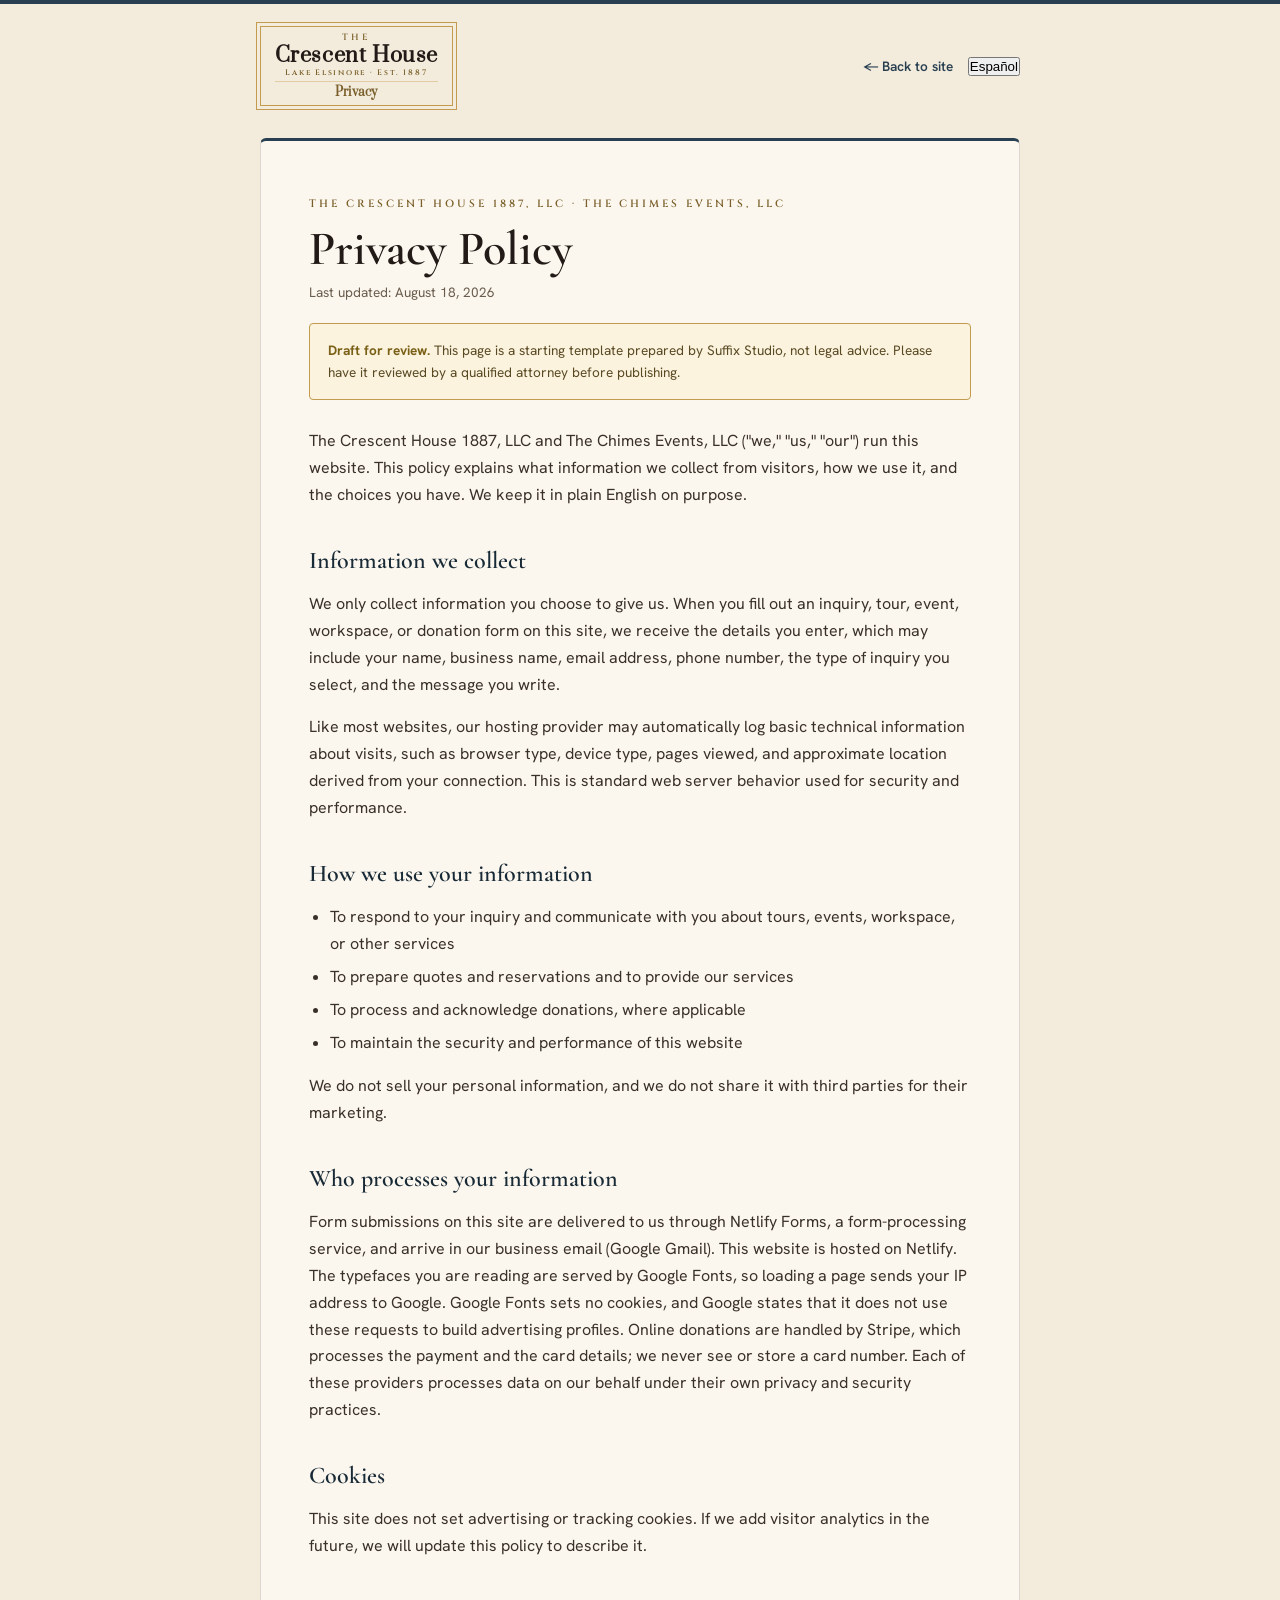
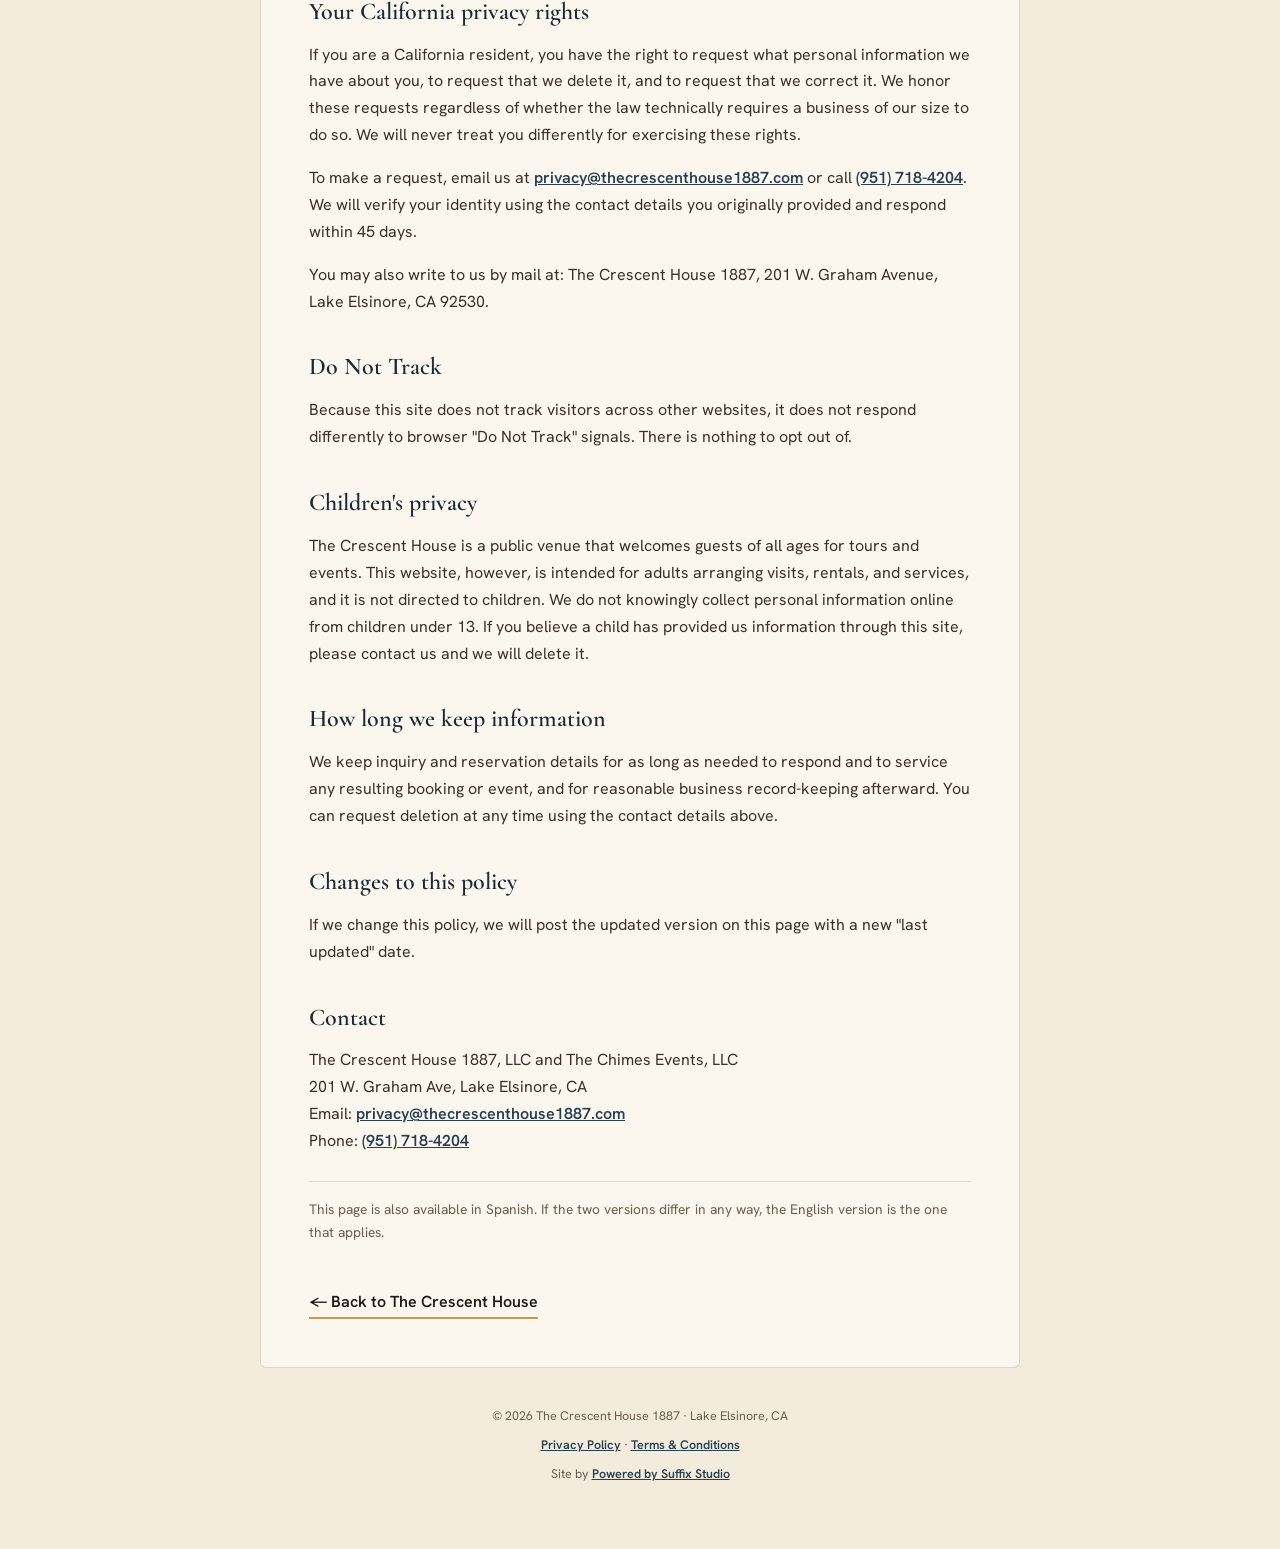
<file: privacy.html>
<!DOCTYPE html>
<html lang="en">
<head>
<meta charset="utf-8" />
<meta name="viewport" content="width=device-width, initial-scale=1" />
  <meta name="theme-color" content="#283F51" />
<meta name="color-scheme" content="only light" />
<title>Privacy Policy · The Crescent House 1887</title>
  <meta property="og:type" content="website" />
  <meta property="og:title" content="Privacy Policy | The Crescent House 1887" />
  <meta property="og:description" content="How The Crescent House 1887, LLC and The Chimes Events, LLC handle the information you give us." />
  <meta property="og:image" content="https://thecrescenthouse1887.com/images/og/privacy.jpg" />
  <meta property="og:url" content="https://thecrescenthouse1887.com/privacy.html" />
  <meta name="twitter:card" content="summary_large_image" />
  <meta name="twitter:title" content="Privacy Policy | The Crescent House 1887" />
  <meta name="twitter:description" content="How The Crescent House 1887, LLC and The Chimes Events, LLC handle the information you give us." />
  <meta name="twitter:image" content="https://thecrescenthouse1887.com/images/og/privacy.jpg" />
  <link rel="canonical" href="https://thecrescenthouse1887.com/privacy.html" />
<meta name="description" content="Privacy policy for The Crescent House 1887, LLC and The Chimes Events, LLC. What information we collect, how it is used, and your rights under California law." />
<link rel="icon" href="data:image/svg+xml,%3Csvg xmlns='http://www.w3.org/2000/svg' viewBox='0 0 32 32'%3E%3Crect width='32' height='32' fill='%232F4A3A'/%3E%3Ctext x='16' y='23' font-family='Georgia,serif' font-size='20' fill='%23D9BA77' text-anchor='middle'%3EC%3C/text%3E%3C/svg%3E" />
  <link rel="apple-touch-icon" href="apple-touch-icon.png" />
<link rel="preconnect" href="https://fonts.googleapis.com" />
<link rel="preconnect" href="https://fonts.gstatic.com" crossorigin />
<link href="https://fonts.googleapis.com/css2?family=Old+Standard+TT:ital,wght@0,400;0,700;1,400&amp;family=Playfair+Display+SC:wght@400;700&amp;family=Prata&amp;family=Cinzel:wght@600;700&amp;family=Cormorant+Garamond:ital,wght@0,600;1,600&amp;family=Hanken+Grotesk:wght@400;500;600;700&amp;display=swap" rel="stylesheet" />
<style>
  :root{--brass-ink:#7A5F2A;--smoke-ink:#6D6154;color-scheme:light;--ink:#211A16;--forest:#283F51;--forest-deep:#192A37;--brass:#9A7B33;--brass-light:#C29B4E;--parchment:#F3ECDD;--cream:#FBF7EE;--smoke:#6B5D4E;--line:rgba(33,26,22,.14);}
  *{box-sizing:border-box;margin:0;padding:0;}
  body{font-family:"Hanken Grotesk",system-ui,sans-serif;color:#3a302a;background:var(--parchment);border-top:4px solid var(--forest);line-height:1.68;padding:0 20px 64px;-webkit-font-smoothing:antialiased;}
  .wrap{max-width:760px;margin:0 auto;}
  .topbar{display:flex;align-items:center;justify-content:space-between;padding:1.4rem 0 2rem;flex-wrap:wrap;gap:.6rem;}
  .brand{text-decoration:none;color:var(--ink);line-height:1;}
  .brand b{font-family:"Cinzel",serif;font-weight:700;font-size:1.2rem;letter-spacing:.14em;display:block;}
  .brand .sub{font-family:"Cinzel",serif;font-weight:600;font-size:.48rem;letter-spacing:.22em;color:var(--smoke);display:block;margin-top:.3rem;text-transform:uppercase;}

  /* The framed brand mark. These wm-* spans are styled in styles.css under a
     "header.nav" selector, but this page has no header.nav and does not load
     styles.css, so they were rendering as one run-together line:
     "THECrescent HouseLake Elsinore - Est. 1887Terms". Same design as the nav,
     re-scoped to this page's .brand and its own palette. */

  /* The accessibility skip-link is styled in styles.css, which this page does
     not load, so it was sitting visible above the header instead of staying
     off-screen until a keyboard user tabs to it. */
  .skip-link{position:absolute;left:-9999px;top:0;z-index:9999;
    background:var(--forest);color:#F1E6D3;padding:.75rem 1.25rem;
    font-family:"Cinzel",serif;font-size:.72rem;font-weight:700;
    letter-spacing:.14em;text-transform:uppercase;text-decoration:none;
    border:1px solid var(--brass-light);border-radius:0 0 3px 0;}
  .skip-link:focus{left:0;outline:2px solid var(--brass-light);outline-offset:2px;}
  .brand .wm-frame{display:inline-block;padding:.38rem .85rem;text-align:center;
    border:1px solid var(--brass-light);outline:1px solid var(--brass-light);outline-offset:3px;}
  .brand .wm-the{display:block;font-family:"Cinzel",serif;font-size:.56rem;font-weight:600;
    letter-spacing:.34em;color:var(--brass-ink);line-height:1;margin-bottom:.16rem;}
  .brand .wm-name{display:block;font-family:"Prata",Georgia,serif;font-size:1.25rem;
    letter-spacing:.03em;color:var(--ink);line-height:1.05;white-space:nowrap;}
  .brand .wm-est{display:block;font-family:"Cinzel",serif;font-size:.5rem;font-weight:600;
    letter-spacing:.22em;color:var(--brass-ink);line-height:1;margin-top:.2rem;white-space:nowrap;}
  .brand .wm-page{display:block;font-family:"Prata",Georgia,serif;font-size:.74rem;
    letter-spacing:.02em;line-height:1.2;color:var(--brass-ink);margin-top:.22rem;
    padding-top:.22rem;border-top:1px solid rgba(201,164,92,.45);text-transform:none;}

  .backhome{font-size:.85rem;font-weight:600;color:var(--forest);text-decoration:none;}
  .card{background:var(--cream);border:1px solid var(--line);border-top:3px solid var(--forest);border-radius:6px;padding:clamp(1.8rem,4vw,3rem);}
  .eyebrow{font-family:"Cinzel",serif;font-weight:600;font-size:.66rem;letter-spacing:.28em;text-transform:uppercase;color:var(--brass-ink);}
  h1{font-family:"Cormorant Garamond",Georgia,serif;font-weight:600;font-size:clamp(2.2rem,5vw,3rem);color:var(--ink);line-height:1.05;margin:.5rem 0 .4rem;}
  .updated{font-size:.85rem;color:var(--smoke);margin-bottom:.6rem;}
  .draft{background:#FBF3DE;border:1px solid var(--brass-light);border-radius:4px;padding:.9rem 1.1rem;font-size:.85rem;color:#5a4a24;margin:1.2rem 0 1.8rem;}
  .draft b{color:#7a5f16;}
  h2{font-family:"Cormorant Garamond",serif;font-weight:600;font-size:1.5rem;color:var(--forest-deep);margin:2rem 0 .6rem;}
  p{margin-bottom:1rem;font-size:1rem;}
  ul{margin:0 0 1rem 1.3rem;font-size:1rem;}
  li{margin-bottom:.4rem;}
  a{color:var(--forest);font-weight:600;}
  .ph{background:rgba(154,123,51,.14);border-bottom:1px dashed var(--brass);color:#6b5416;font-style:italic;padding:0 .2em;border-radius:2px;}
  .backlink{display:inline-block;margin-top:1.8rem;font-weight:600;color:var(--ink);text-decoration:none;border-bottom:2px solid var(--brass-light);padding-bottom:1px;}
  footer{max-width:760px;margin:2.4rem auto 0;text-align:center;font-size:.78rem;color:var(--smoke);}
  footer a{color:var(--forest);}
  .legal-row{margin-top:.5rem;}
  @media (max-width:480px){.card{padding:1.6rem 1.2rem;}}
    .topbar-right{display:flex;align-items:center;gap:.9rem;}
    .governing{margin-top:1.6rem;padding-top:1rem;border-top:1px solid var(--line);
      font-size:.86rem;color:var(--smoke);}
@media (max-width:520px){}

@media(min-width:1025px){}
@media(max-width:1024px){}
section.hero{padding-top:clamp(1.4rem,3vw,2.2rem);}

/* 5 Aug. A long address is one unbreakable word to a browser unless you say
   otherwise, and this page loads no shared stylesheet to say it in. */
a[href^="mailto:"],a[href^="tel:"]{overflow-wrap:anywhere;}
</style>
<script type="application/ld+json">
{
  "@context": "https://schema.org",
  "@type": "WebPage",
  "@id": "https://thecrescenthouse1887.com/privacy.html#webpage",
  "url": "https://thecrescenthouse1887.com/privacy.html",
  "name": "Privacy Policy · The Crescent House 1887",
  "isPartOf": {
    "@type": "WebSite",
    "@id": "https://thecrescenthouse1887.com/#website",
    "name": "The Crescent House 1887",
    "url": "https://thecrescenthouse1887.com",
    "publisher": {
      "@id": "https://thecrescenthouse1887.com/#organization"
    }
  },
  "about": {
    "@id": "https://thecrescenthouse1887.com/#organization"
  },
  "publisher": {
    "@id": "https://thecrescenthouse1887.com/#organization"
  },
  "inLanguage": [
    "en-US",
    "es"
  ],
  "description": "Privacy policy for The Crescent House 1887, LLC and The Chimes Events, LLC. What information we collect, how it is used, and your rights under California law.",
  "breadcrumb": {
    "@id": "https://thecrescenthouse1887.com/privacy.html#breadcrumb"
  }
}
</script>
<script type="application/ld+json">
{
  "@context": "https://schema.org",
  "@type": "BreadcrumbList",
  "@id": "https://thecrescenthouse1887.com/privacy.html#breadcrumb",
  "itemListElement": [
    {
      "@type": "ListItem",
      "position": 1,
      "name": "Home",
      "item": "https://thecrescenthouse1887.com"
    },
    {
      "@type": "ListItem",
      "position": 2,
      "name": "Privacy Policy"
    }
  ]
}
</script>
</head>
<body>
    <a class="skip-link" href="#main" data-es="Saltar al contenido">Skip to content</a>
    <main id="main">
    
  <div class="wrap">
    <div class="topbar">
      <a class="brand" href="index.html"><span class="wm-frame"><span class="wm-the">THE</span><span class="wm-name">Crescent House</span><span class="wm-est" data-es="Lake Elsinore .  Fundada en 1887">Lake Elsinore &middot; Est. 1887</span><span class="wm-page" data-es="Privacidad">Privacy</span></span></a>
      <div class="topbar-right">
        <a class="backhome" href="index.html" data-es="&larr; Volver al sitio">&larr; Back to site</a>
        <button class="lang-toggle" type="button" aria-label="Español, switch this page to Spanish">Español</button>
      </div>
    </div>
    <div class="card">

      <span class="eyebrow" data-es="The Crescent House 1887, LLC &middot; The Chimes Events, LLC">The Crescent House 1887, LLC &middot; The Chimes Events, LLC</span>
      <h1 data-es="Política de Privacidad">Privacy Policy</h1>
      <p class="updated" data-es="Última actualización: 18 de agosto de 2026">Last updated: August 18, 2026</p>
      <div class="draft" data-es="<b>Borrador para revisión.</b> Esta página es una plantilla inicial preparada por Suffix Studio, no es asesoría legal. Por favor, hágala revisar por un abogado calificado antes de publicarla."><b>Draft for review.</b> This page is a starting template prepared by Suffix Studio, not legal advice. Please have it reviewed by a qualified attorney before publishing.</div>
      <p data-es="The Crescent House 1887, LLC y The Chimes Events, LLC (“nosotros”, “nuestro”) administran este sitio web. Esta política explica qué información recopilamos de los visitantes, cómo la usamos, y qué opciones tiene usted. La escribimos en lenguaje sencillo a propósito.">The Crescent House 1887, LLC and The Chimes Events, LLC ("we," "us," "our") run this website. This policy explains what information we collect from visitors, how we use it, and the choices you have. We keep it in plain English on purpose.</p>

      <h2 data-es="Información que recopilamos">Information we collect</h2>
      <p data-es="Solo recopilamos la información que usted decide darnos. Cuando llena un formulario de consulta, recorrido, evento, espacio de trabajo o donativo en este sitio, recibimos los datos que escribe, que pueden incluir su nombre, el nombre de su negocio, su correo electrónico, su teléfono, el tipo de consulta que selecciona y su mensaje.">We only collect information you choose to give us. When you fill out an inquiry, tour, event, workspace, or donation form on this site, we receive the details you enter, which may include your name, business name, email address, phone number, the type of inquiry you select, and the message you write.</p>
      <p data-es="Como la mayoría de los sitios web, nuestro proveedor de alojamiento puede registrar automáticamente información técnica básica sobre las visitas, como la dirección IP, el tipo de navegador y las páginas vistas. Esta información se usa para mantener el sitio seguro y funcionando.">Like most websites, our hosting provider may automatically log basic technical information about visits, such as browser type, device type, pages viewed, and approximate location derived from your connection. This is standard web server behavior used for security and performance.</p>

      <h2 data-es="Cómo usamos su información">How we use your information</h2>
      <ul>
        <li data-es="Para responder a su consulta y comunicarnos con usted sobre recorridos, eventos, espacios de trabajo u otros servicios">To respond to your inquiry and communicate with you about tours, events, workspace, or other services</li>
        <li data-es="Para preparar cotizaciones y reservaciones, y para prestar nuestros servicios">To prepare quotes and reservations and to provide our services</li>
        <li data-es="Para procesar y acusar recibo de donativos, cuando corresponda">To process and acknowledge donations, where applicable</li>
        <li data-es="Para mantener la seguridad y el buen funcionamiento de este sitio web">To maintain the security and performance of this website</li>
      </ul>
      <p data-es="No vendemos su información personal, y no la compartimos con terceros para su mercadotecnia.">We do not sell your personal information, and we do not share it with third parties for their marketing.</p>

      <h2 data-es="Quién procesa su información">Who processes your information</h2>
      <p data-es="Los formularios de este sitio nos llegan a través de Netlify Forms, un servicio de procesamiento de formularios, y aparecen en nuestro correo electrónico comercial (Google Gmail). Este sitio web está alojado en Netlify. Las tipografías que usted lee las entrega Google Fonts, así que cargar una página envía su dirección IP a Google. Google Fonts no usa cookies, y Google declara que no utiliza estas solicitudes para crear perfiles publicitarios. Los donativos en línea los procesa Stripe, que gestiona el pago y los datos de la tarjeta; nosotros nunca vemos ni guardamos un número de tarjeta. Cada uno de estos proveedores procesa datos en nuestro nombre bajo sus propias prácticas de privacidad y seguridad.">Form submissions on this site are delivered to us through Netlify Forms, a form-processing service, and arrive in our business email (Google Gmail). This website is hosted on Netlify. The typefaces you are reading are served by Google Fonts, so loading a page sends your IP address to Google. Google Fonts sets no cookies, and Google states that it does not use these requests to build advertising profiles. Online donations are handled by Stripe, which processes the payment and the card details; we never see or store a card number. Each of these providers processes data on our behalf under their own privacy and security practices.</p>

      <h2 data-es="Cookies">Cookies</h2>
      <p data-es="Este sitio no usa cookies de publicidad ni de rastreo. Si en el futuro agregamos analítica de visitantes, actualizaremos esta política para describirla.">This site does not set advertising or tracking cookies. If we add visitor analytics in the future, we will update this policy to describe it.</p>

      <h2 data-es="Sus derechos de privacidad en California">Your California privacy rights</h2>
      <p data-es="Si usted es residente de California, tiene derecho a solicitar qué información personal tenemos sobre usted, a pedir que la eliminemos y a pedir que la corrijamos. Atendemos estas solicitudes sin importar si la ley se lo exige técnicamente a un negocio de nuestro tamaño. Nunca lo trataremos de manera diferente por ejercer estos derechos.">If you are a California resident, you have the right to request what personal information we have about you, to request that we delete it, and to request that we correct it. We honor these requests regardless of whether the law technically requires a business of our size to do so. We will never treat you differently for exercising these rights.</p>
      <p data-es="Para hacer una solicitud, escríbanos a <a href='mailto:privacy@thecrescenthouse1887.com'>privacy@thecrescenthouse1887.com</a> o llámenos al <a href='tel:+19517184204'>(951) 718-4204</a>. Verificaremos su identidad con los datos de contacto que nos haya proporcionado y responderemos dentro de los 45 días que exige la ley.">To make a request, email us at <a href="mailto:privacy@thecrescenthouse1887.com">privacy@thecrescenthouse1887.com</a> or call <a href="tel:+19517184204">(951) 718-4204</a>. We will verify your identity using the contact details you originally provided and respond within 45 days.</p>
      <p data-es="Tambi&eacute;n puede escribirnos por correo postal a: The Crescent House 1887, 201 W. Graham Avenue, Lake Elsinore, CA 92530.">You may also write to us by mail at: The Crescent House 1887, 201 W. Graham Avenue, Lake Elsinore, CA 92530.</p>

      <h2 data-es="Señales de No Rastrear">Do Not Track</h2>
      <p data-es="Como este sitio no rastrea a los visitantes a través de otros sitios web, no responde de manera diferente a las señales de No Rastrear del navegador.">Because this site does not track visitors across other websites, it does not respond differently to browser "Do Not Track" signals. There is nothing to opt out of.</p>

      <h2 data-es="Privacidad de menores">Children's privacy</h2>
      <p data-es="The Crescent House es un lugar público que recibe visitantes de todas las edades para recorridos y eventos. Sin embargo, este sitio web está dirigido a adultos que organizan visitas, rentas y servicios, y no está dirigido a niños. No recopilamos a sabiendas información personal en línea de menores de 13 años. Si cree que un menor nos ha enviado información a través de este sitio, comuníquese con nosotros y la eliminaremos.">The Crescent House is a public venue that welcomes guests of all ages for tours and events. This website, however, is intended for adults arranging visits, rentals, and services, and it is not directed to children. We do not knowingly collect personal information online from children under 13. If you believe a child has provided us information through this site, please contact us and we will delete it.</p>

      <h2 data-es="Cuánto tiempo conservamos la información">How long we keep information</h2>
      <p data-es="Conservamos los datos de consultas y reservaciones durante el tiempo necesario para responder y para atender cualquier reservación o evento que resulte, y después durante un tiempo razonable para nuestros registros comerciales. Puede solicitar su eliminación en cualquier momento usando los datos de contacto de arriba.">We keep inquiry and reservation details for as long as needed to respond and to service any resulting booking or event, and for reasonable business record-keeping afterward. You can request deletion at any time using the contact details above.</p>

      <h2 data-es="Cambios a esta política">Changes to this policy</h2>
      <p data-es="Si cambiamos esta política, publicaremos la versión actualizada en esta página con una nueva fecha de última actualización.">If we change this policy, we will post the updated version on this page with a new "last updated" date.</p>

      <h2 data-es="Contacto">Contact</h2>
      <p data-es="The Crescent House 1887, LLC y The Chimes Events, LLC<br>201 W. Graham Ave, Lake Elsinore, CA<br>Correo electrónico: <a href='mailto:privacy@thecrescenthouse1887.com'>privacy@thecrescenthouse1887.com</a><br>Teléfono: <a href='tel:+19517184204'>(951) 718-4204</a>">The Crescent House 1887, LLC and The Chimes Events, LLC<br>
      201 W. Graham Ave, Lake Elsinore, CA<br>
      Email: <a href="mailto:privacy@thecrescenthouse1887.com">privacy@thecrescenthouse1887.com</a><br>
      Phone: <a href="tel:+19517184204">(951) 718-4204</a></p>

      <p class="governing" data-es="Esta página también está disponible en español. Si hay alguna diferencia entre ambas versiones, prevalecerá la versión en inglés.">This page is also available in Spanish. If the two versions differ in any way, the English version is the one that applies.</p>
      <a class="backlink" href="index.html" data-es="&larr; Volver a The Crescent House">&larr; Back to The Crescent House</a>
    </div>
  </div>
  </main>
    <footer>
    <div>© 2026 The Crescent House 1887 · Lake Elsinore, CA</div>
    <div class="legal-row"><a href="privacy.html" data-es="Política de Privacidad">Privacy Policy</a> · <a href="terms.html" data-es="Términos y Condiciones">Terms &amp; Conditions</a></div>
    <div class="legal-row" data-es="&lt;a href=&quot;https://suffixstudio.com&quot; target=&quot;_blank&quot; rel=&quot;noopener&quot;&gt;Desarrollado por Suffix Studio&lt;/a&gt;">Site by <a href="https://suffixstudio.com" target="_blank" rel="noopener">Powered by Suffix Studio</a></div>
  </footer>
<script>
  var I18N_META = {
    title: "Política de Privacidad · The Crescent House 1887",
    desc:  "Aviso de privacidad de The Crescent House 1887, LLC y The Chimes Events, LLC. Qué información recopilamos, cómo se usa y sus derechos bajo la ley de California."
  };
</script>
<script src="app.js"></script>
</body>
</html>
</file>
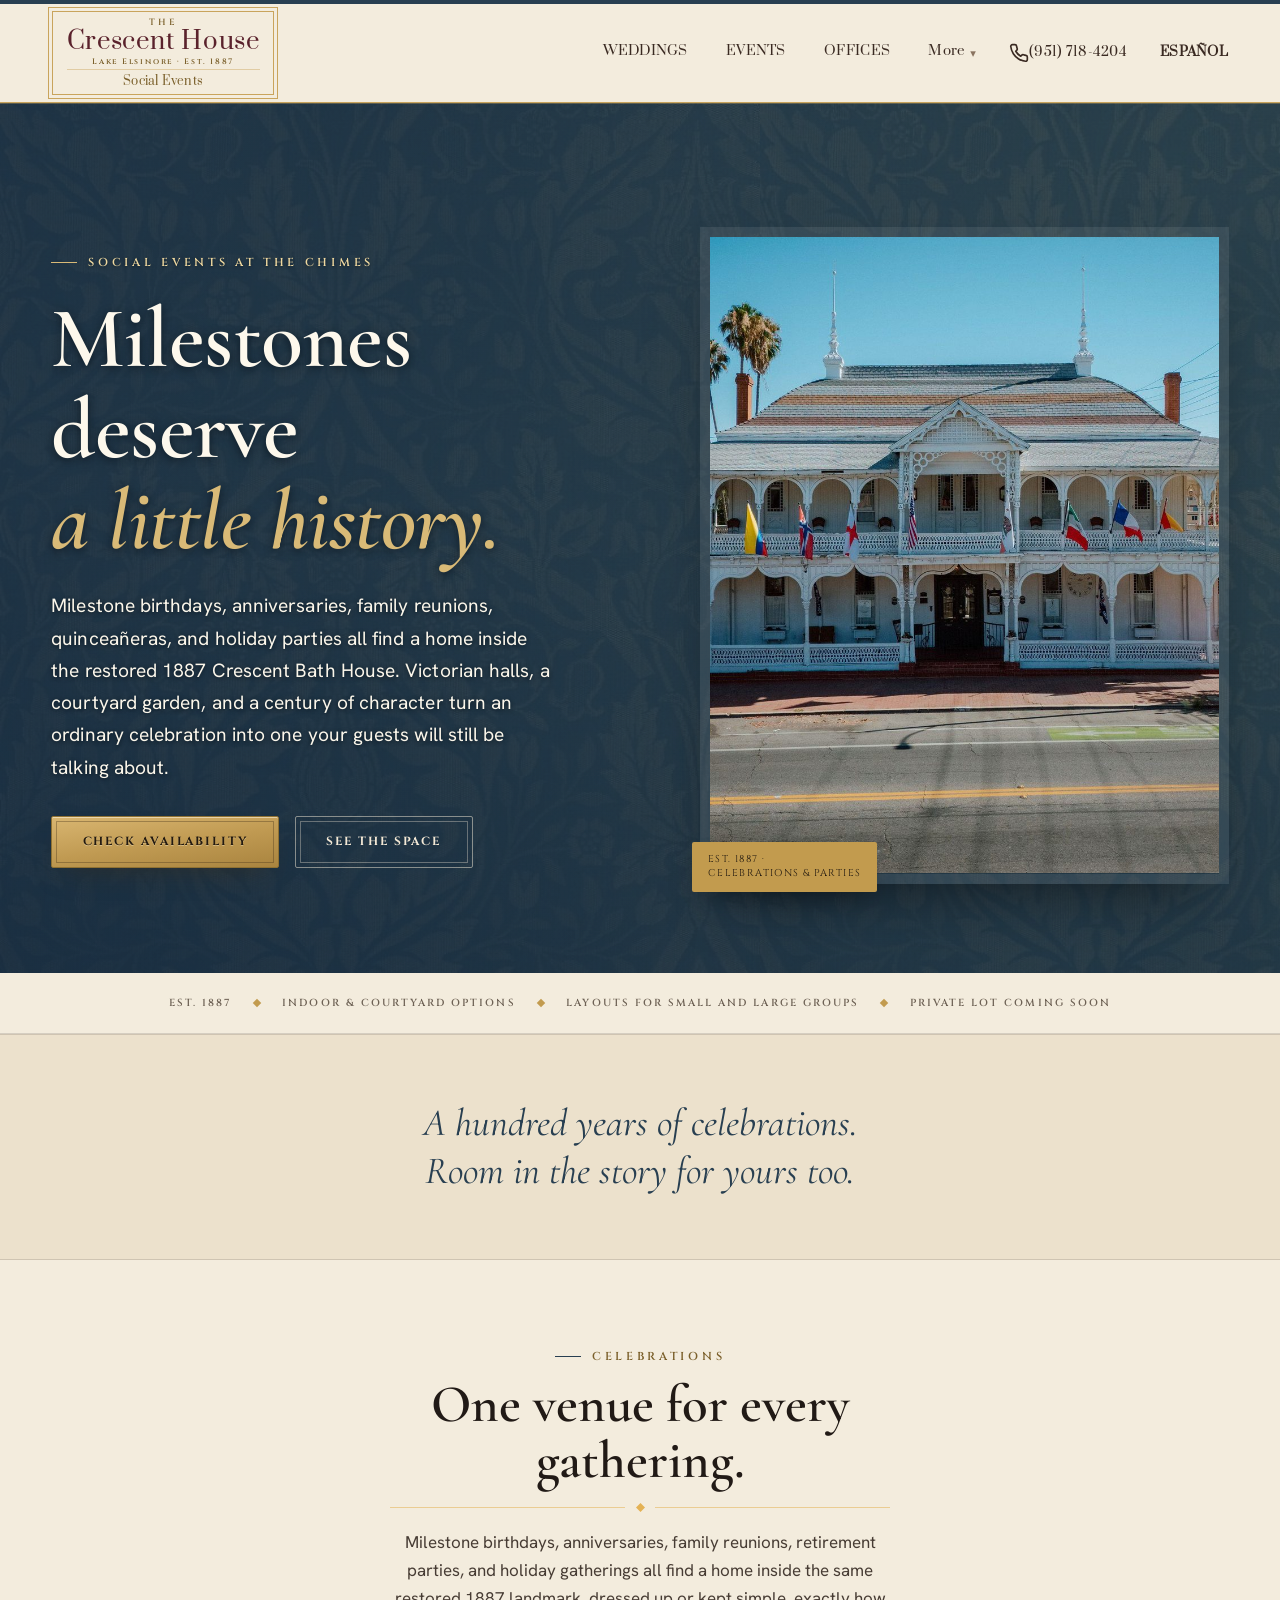
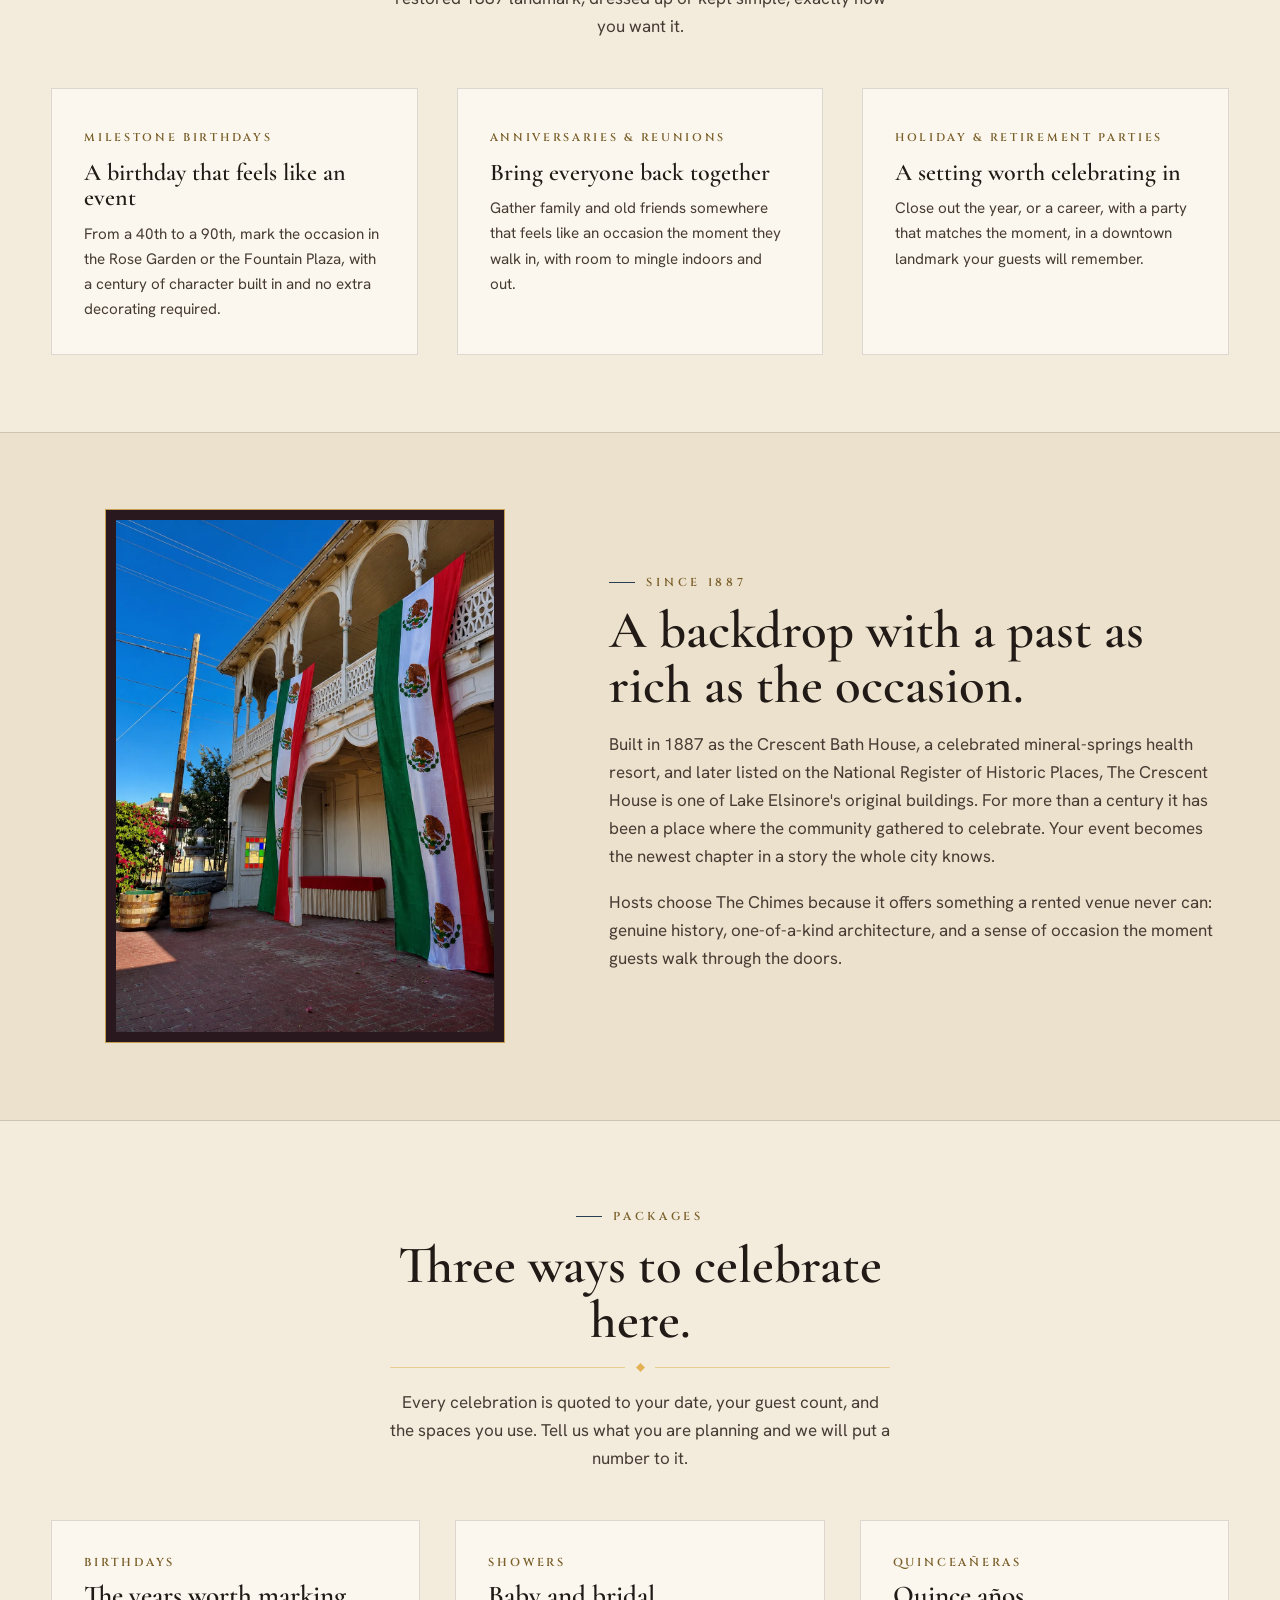
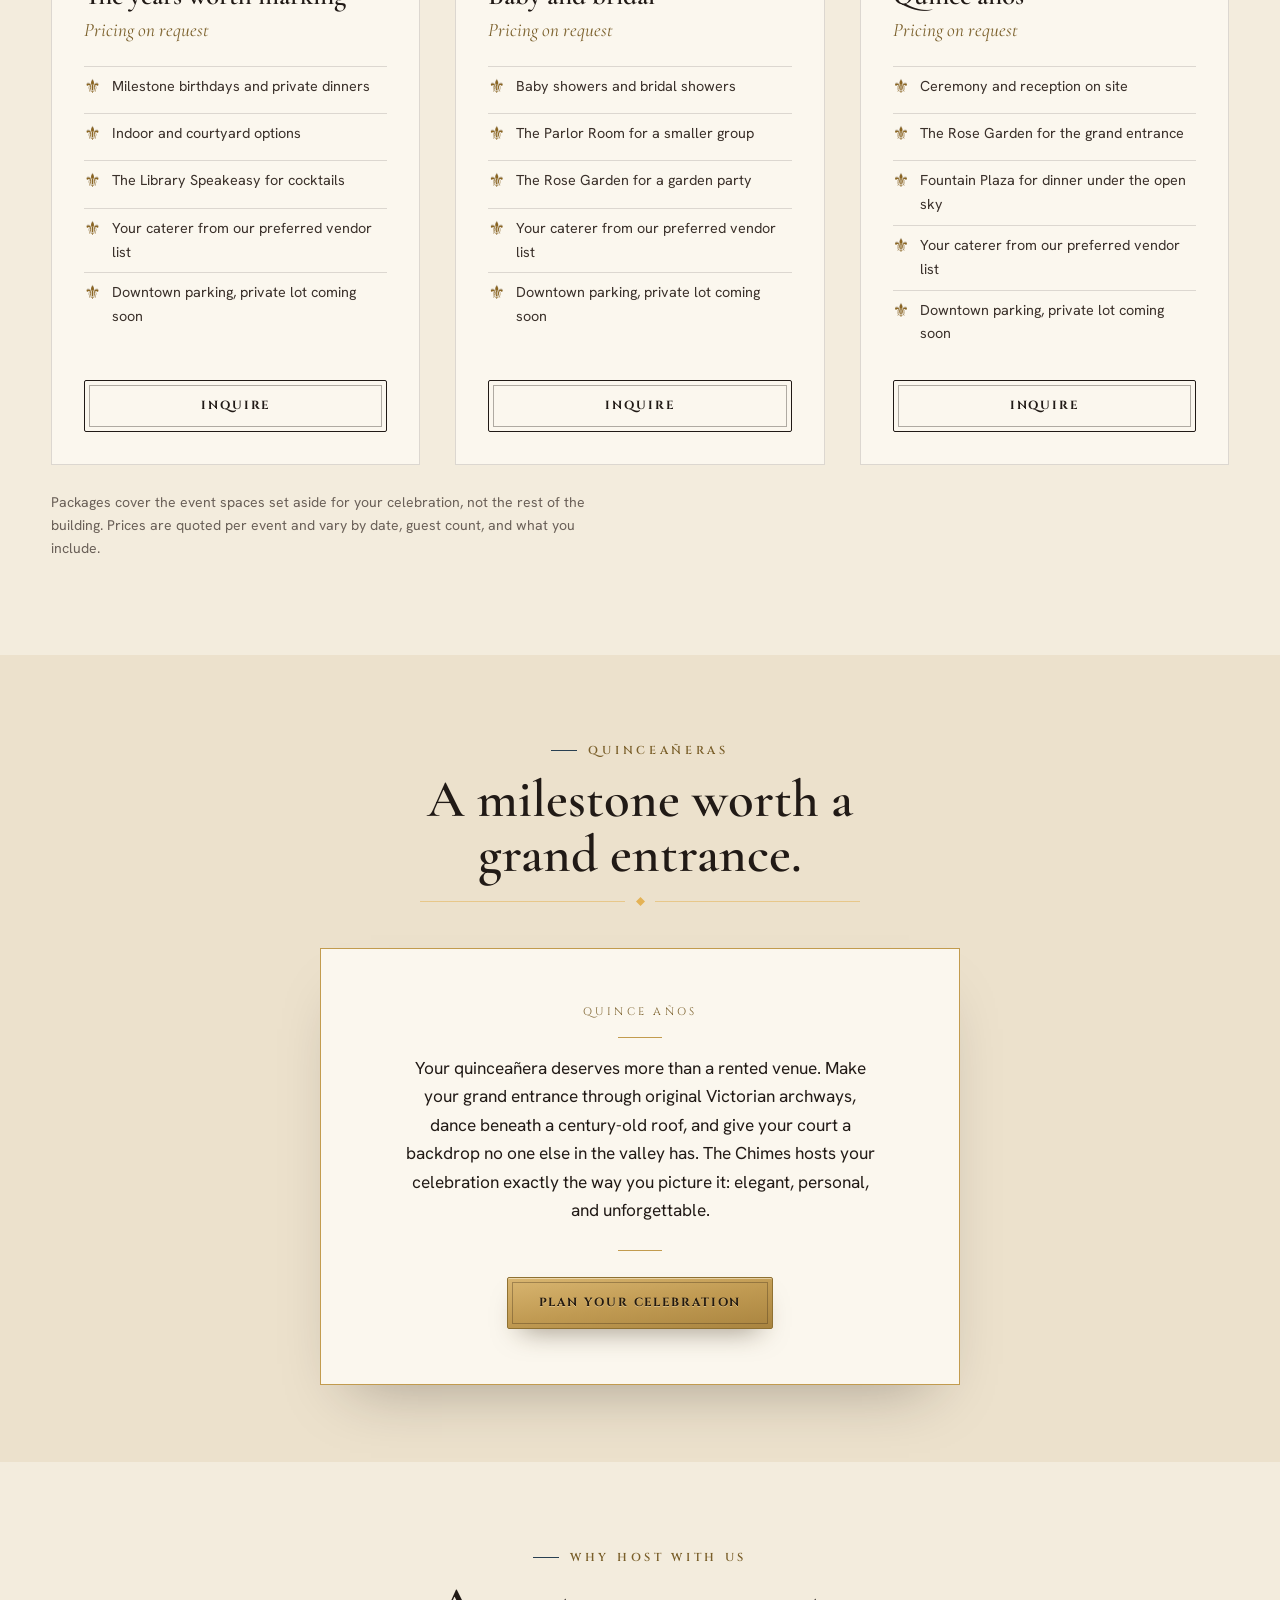
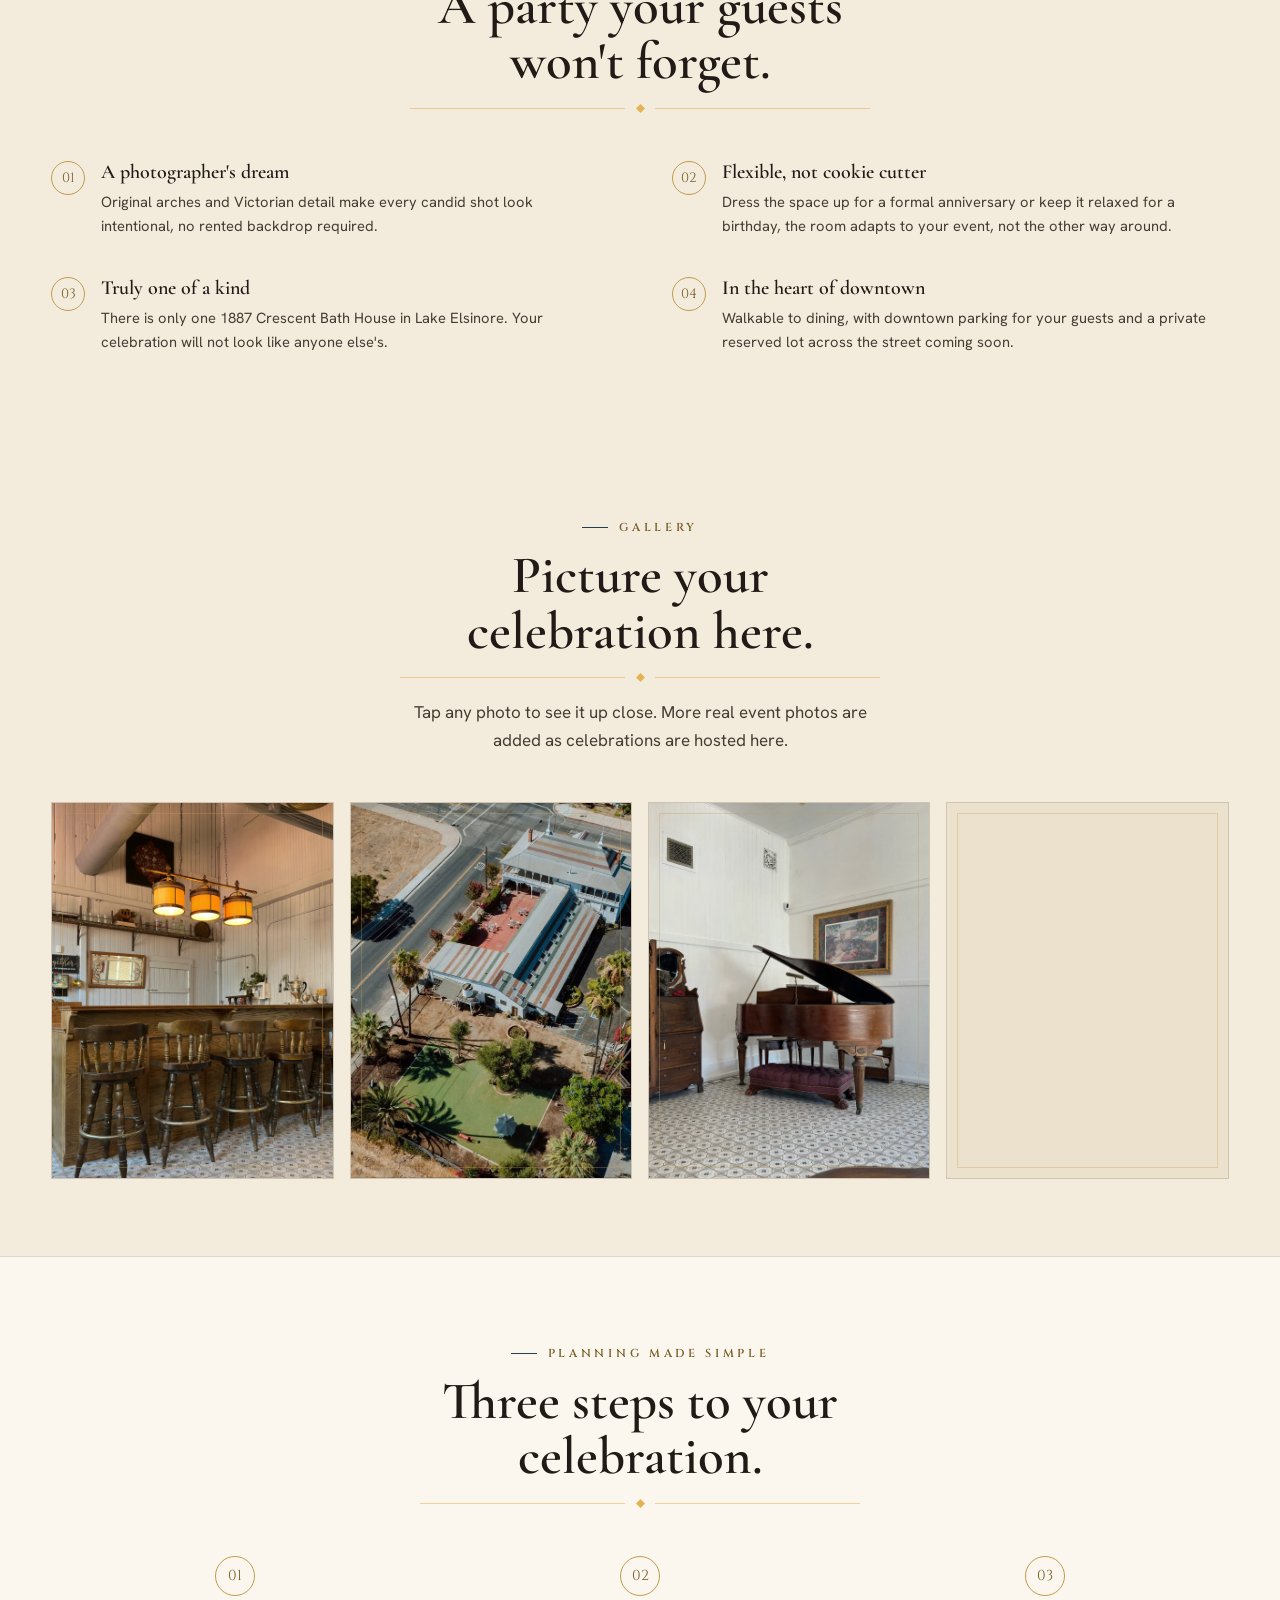
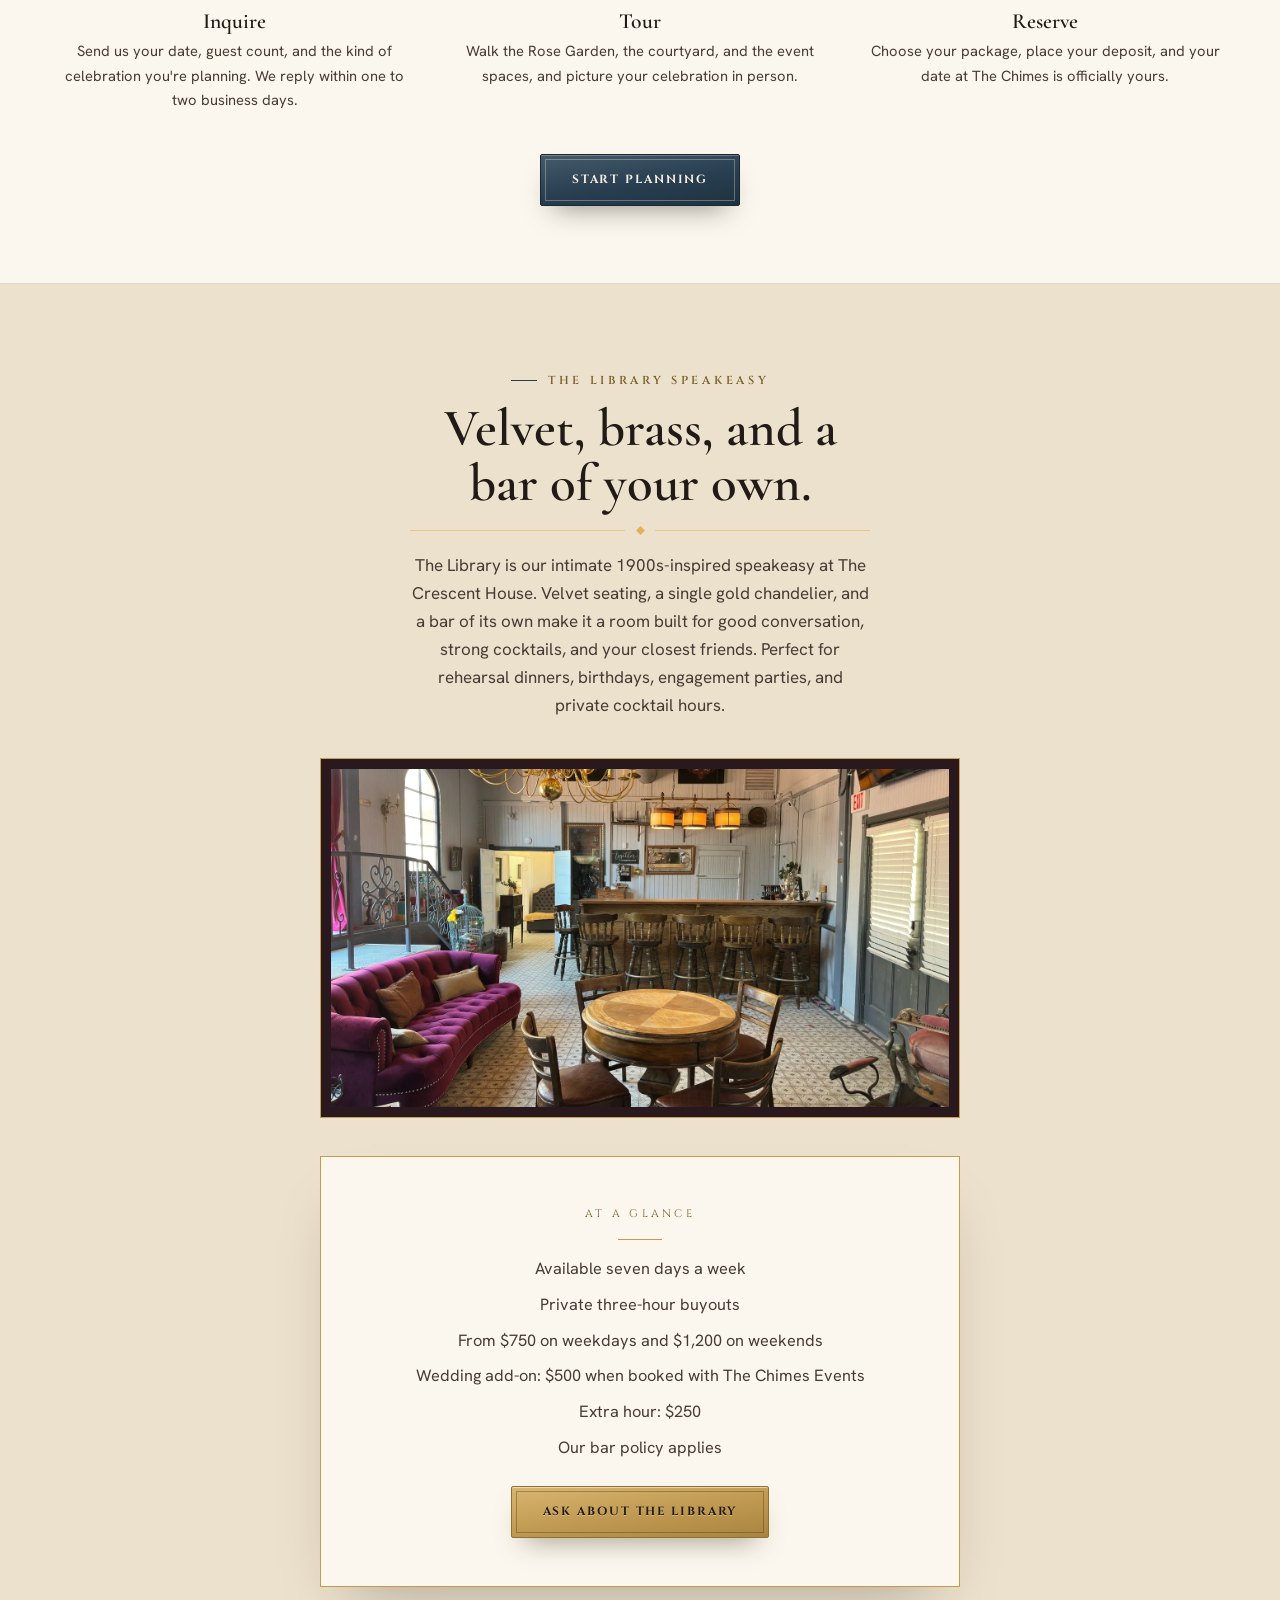
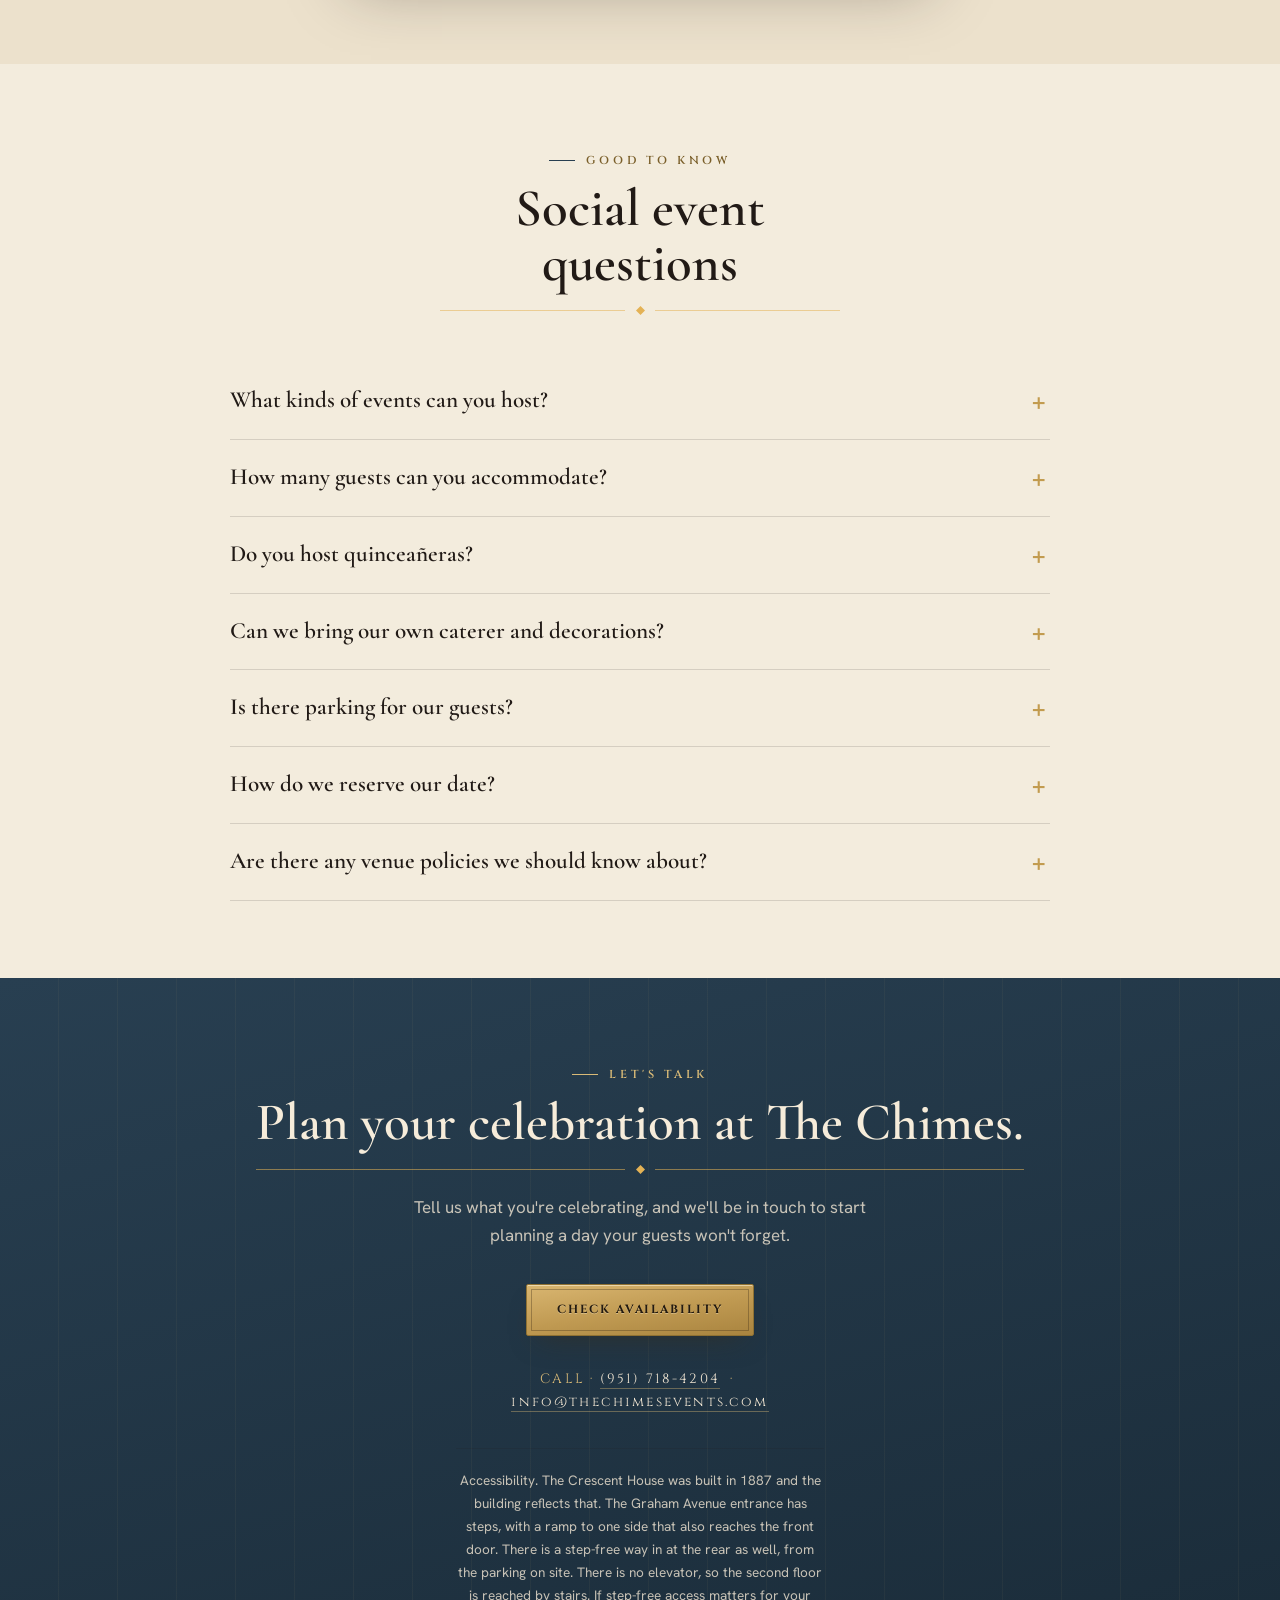
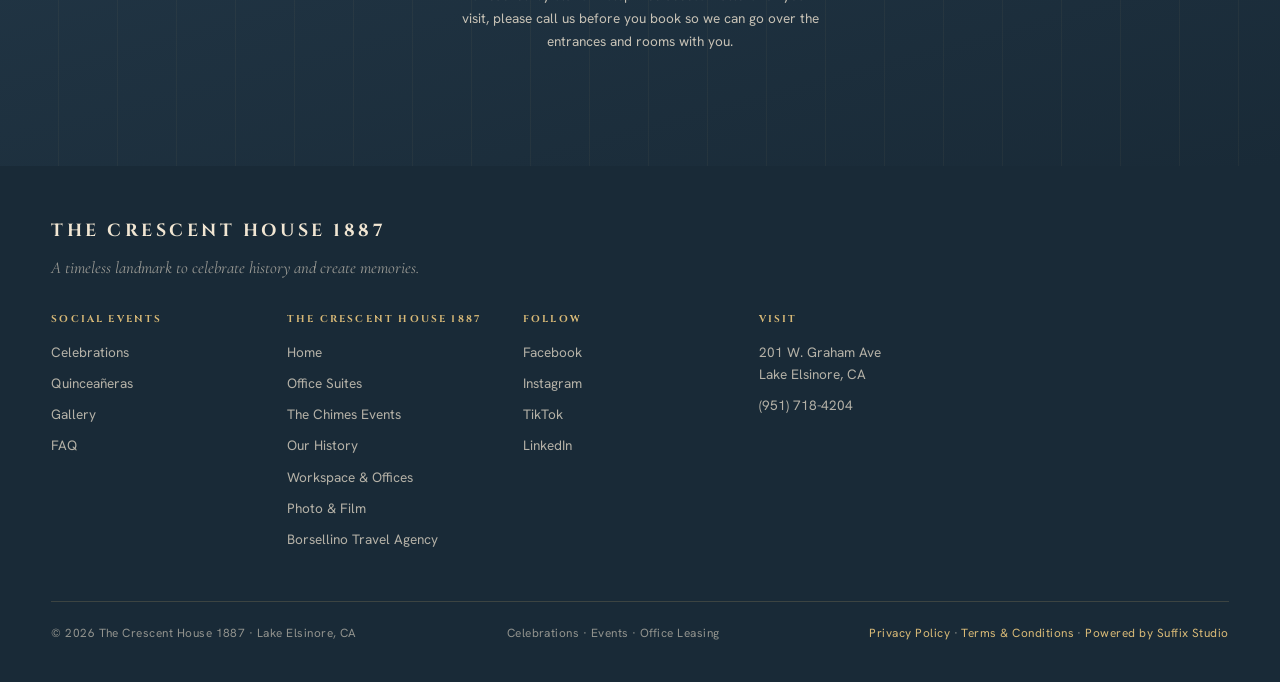
<file: social-events.html>
<!DOCTYPE html>
<html lang="en">
<head>
<meta charset="UTF-8" />
<meta name="viewport" content="width=device-width, initial-scale=1.0" />
  <meta name="theme-color" content="#283F51" />
<meta name="color-scheme" content="light" />
<meta name="description" content="Milestone birthdays, anniversaries, reunions, quinceañeras, and holiday parties inside the restored 1887 Crescent Bath House in Lake Elsinore." />
<link rel="icon" href="data:image/svg+xml,%3Csvg xmlns='http://www.w3.org/2000/svg' viewBox='0 0 32 32'%3E%3Crect width='32' height='32' rx='7' fill='%232F4A3A'/%3E%3Ctext x='16' y='23' font-family='Georgia,serif' font-weight='700' font-size='21' fill='%23F3ECDD' text-anchor='middle'%3EC%3C/text%3E%3C/svg%3E" />
  <link rel="apple-touch-icon" href="apple-touch-icon.png" />
<meta property="og:type" content="business.business" />
<meta property="og:title" content="Social Events &amp; Celebrations · The Chimes" />
<meta property="og:description" content="Milestone birthdays, anniversaries, reunions, quinceañeras, and holiday parties inside a restored 1887 landmark." />
<meta property="og:image" content="https://thecrescenthouse1887.com/images/og/social-events.jpg" />
<meta property="og:url" content="https://thecrescenthouse1887.com/social-events.html" />
  <link rel="canonical" href="https://thecrescenthouse1887.com/social-events.html" />
<meta name="twitter:card" content="summary_large_image" />
<meta name="twitter:title" content="Social Events &amp; Celebrations at The Chimes | Lake Elsinore" />
<meta name="twitter:description" content="Birthdays, anniversaries, reunions, and quinceañeras inside a historic 1887 landmark in downtown Lake Elsinore." />
<meta name="twitter:image" content="https://thecrescenthouse1887.com/images/og/social-events.jpg" />
<title>Party &amp; Quinceañera Venue in Lake Elsinore | The Chimes</title>
<link rel="preconnect" href="https://fonts.googleapis.com" />
<link rel="preconnect" href="https://fonts.gstatic.com" crossorigin />
<link href="https://fonts.googleapis.com/css2?family=Old+Standard+TT:ital,wght@0,400;0,700;1,400&amp;family=Playfair+Display+SC:wght@400;700&amp;family=Prata&amp;family=Cinzel:wght@500;600;700&amp;family=Cormorant+Garamond:ital,wght@0,500;0,600;0,700;1,500&amp;family=Hanken+Grotesk:wght@400;500;600;700&amp;display=swap" rel="stylesheet" />

<link rel="stylesheet" href="styles.css" />
<link rel="stylesheet" href="interior.css" />
<style>
  /* ---- only this page's own styling ---- */
  :root{color-scheme: light;
    --ink:#211A16;--forest:#283F51;--forest-deep:#192A37;--brass:#C29B4E;--brass-light:#D9BA77;--brass-deep:#9A7B33;
    --parchment:#F3ECDD;--parchment-2:#ECE1CC;--cream-card:#FBF7EE;--smoke:#8A7B6A;--line:rgba(33,26,22,.14);
    --accent:var(--forest); --accent-deep:var(--forest-deep);}
  body{margin:0;background:#F3ECDD;border-top:4px solid var(--forest);color:#211A16;font-family:"Hanken Grotesk",system-ui,-apple-system,Segoe UI,sans-serif;font-size:17px;line-height:1.65;-webkit-font-smoothing:antialiased;overflow-wrap:break-word;}
  .eyebrow::before{content:"";width:26px;height:1px;background:var(--forest);display:inline-block;}
  .section{padding:clamp(4rem,6vw,6rem) 0;}
  .dd-toggle{font-size:.9rem;font-weight:500;color:var(--ink);text-decoration:none;background:none;border:none;cursor:pointer;font-family:inherit;padding:0;white-space:nowrap;}
  .dd-toggle{display:inline-flex;align-items:center;gap:.35rem;}
  .hero{position:relative;background:linear-gradient(165deg,var(--forest) 0%,var(--forest-deep) 100%);color:#F1E6D3;overflow:hidden;}
  .hero .btn-ghost:hover{background:#F4E9D6;color:var(--forest-deep);}
  .hero-photo img{display:block;width:100%;height:100%;object-fit:cover;aspect-ratio:4/5;background:#192A37;}
  .hero-photo video{display:block;width:100%;height:100%;object-fit:cover;aspect-ratio:4/5;background:#192A37;}
  .steps{background:var(--cream-card);border-top:1px solid var(--line);border-bottom:1px solid var(--line);}
  .quote-band{background:var(--parchment-2);border-top:1px solid var(--line);border-bottom:1px solid var(--line);}
  .charm img{width:100%;max-width:400px;margin-inline:auto;aspect-ratio:3/4;object-fit:cover;object-position:center 42%;display:block;border:1px solid var(--brass);padding:10px;background:#2b1a20;filter:sepia(.06) contrast(1.02);}
  .lib-photo{margin:0;}
  .lib-photo img{width:100%;aspect-ratio:16/9;object-fit:cover;display:block;border:1px solid var(--brass);padding:10px;background:#2b1a20;filter:sepia(.06) contrast(1.02);cursor:zoom-in;}
  .final{background:linear-gradient(165deg,var(--forest),var(--forest-deep));color:#F1E6D3;text-align:center;position:relative;overflow:hidden;}
  footer{background:var(--forest-deep);color:rgba(241,230,211,.72);padding:3.2rem 0 2.4rem;}
  .modal-head{background:linear-gradient(160deg,var(--forest),var(--forest-deep));color:#F4E9D6;padding:1.8rem 2rem 1.6rem;position:relative;}
  .charm img{cursor:zoom-in;}
  .pkg-grid{display:grid;grid-template-columns:repeat(3,1fr);gap:clamp(1.4rem,3vw,2.2rem);margin-top:3rem;}
  .pkg{border:1px solid var(--line);background:var(--cream-card);padding:clamp(1.8rem,2.5vw,2.4rem);display:flex;flex-direction:column;}
  .pkg .tier{font-family:"Cinzel",serif;font-size:.72rem;font-weight:600;letter-spacing:.24em;text-transform:uppercase;color:var(--brass-ink);}
  .pkg h3{font-size:1.7rem;margin:.6rem 0 .3rem;}
  .pkg .price{font-family:"Cormorant Garamond",serif;font-size:1.2rem;font-style:italic;color:var(--brass-ink);margin-bottom:1.2rem;}
  .pkg ul{list-style:none;padding:0;margin:0 0 1.6rem;flex:1;}
  .pkg li{padding:.5rem 0;border-top:1px solid var(--line);font-size:.9rem;color:#3a302a;display:flex;gap:0;align-items:flex-start;}
  @media(max-width:1080px){
    .pkg-grid{grid-template-columns:repeat(2,1fr);}
  }
  @media(max-width:700px){
    .pkg-grid{grid-template-columns:1fr;}
  }
  @media(max-width:560px){
    .g-tile.wide{aspect-ratio:4/3;}
  }
  @media(max-width:1024px){
    .dd-toggle{width:100%;justify-content:space-between;}
  }
  @media(max-width:520px){
    body{font-size:16px;}
  }
  @media (prefers-color-scheme: dark){
    body{background:#F3ECDD !important;}
    body{color:#211A16 !important;}
    .dd-toggle{color:#4a3f36 !important;}
    .quote-band{background:#ECE1CC !important;}
    .pkg{background:#FBF7EE !important;}
    .final{background:#283F51 !important;color:#F1E6D3 !important;}
    .hero{background:#283F51 !important;color:#F1E6D3 !important;}
    footer{background:#192A37 !important;}
  }

/* the honeypot. Invisible to people. Bots fill it in and get dropped. */
.hp{position:absolute;left:-9999px;width:1px;height:1px;overflow:hidden;}
@media (max-width:640px){
}

@media(min-width:1025px){}
@media(max-width:1024px){}
section.hero{padding-top:clamp(1.4rem,3vw,2.2rem);}
</style>
<script type="application/ld+json">
{
  "@context": "https://schema.org",
  "@type": [
    "EventVenue",
    "LocalBusiness",
    "TouristAttraction",
    "LandmarksOrHistoricalBuildings"
  ],
  "@id": "https://thecrescenthouse1887.com/#organization",
  "name": "The Crescent House 1887",
  "alternateName": [
    "The Chimes",
    "The Crescent House",
    "Crescent Bath House",
    "Crescent Bathhouse"
  ],
  "description": "Historic 1887 landmark in downtown Lake Elsinore, home to a restored event and banquet venue, with boutique office suites in the same building.",
  "foundingDate": "1887",
  "url": "https://thecrescenthouse1887.com",
  "telephone": "+1-951-718-4204",
  "email": "info@thecrescenthouse1887.com",
  "address": {
    "@type": "PostalAddress",
    "streetAddress": "201 W. Graham Avenue",
    "addressLocality": "Lake Elsinore",
    "addressRegion": "CA",
    "postalCode": "92530",
    "addressCountry": "US"
  },
  "geo": {
    "@type": "GeoCoordinates",
    "latitude": 33.6686208,
    "longitude": -117.3291812
  },
  "hasMap": "https://www.google.com/maps/search/?api=1&query=The%20Crescent%20House%2C%20201%20W%20Graham%20Ave%2C%20Lake%20Elsinore%2C%20CA%2092530&query_place_id=ChIJpys4Qxyb3IARfDXrHLcU5A4",
  "sameAs": [
    "https://www.facebook.com/thecrescent1887",
    "https://www.instagram.com/thecrescenthouse1887",
    "https://www.tiktok.com/@thecrescent1887",
    "https://www.linkedin.com/company/the-crescent-house/"
  ],
  "image": [
    "https://thecrescenthouse1887.com/images/home-hero-facade.jpg",
    "https://thecrescenthouse1887.com/images/property-aerial.jpg"
  ],
  "openingHoursSpecification": [
    {
      "@type": "OpeningHoursSpecification",
      "dayOfWeek": [
        "Monday",
        "Tuesday",
        "Wednesday",
        "Thursday",
        "Friday"
      ],
      "opens": "08:00",
      "closes": "18:00",
      "description": "Workspace and offices"
    },
    {
      "@type": "OpeningHoursSpecification",
      "dayOfWeek": [
        "Friday",
        "Saturday",
        "Sunday"
      ],
      "opens": "09:00",
      "closes": "18:00",
      "description": "Historic tours, by appointment"
    }
  ],
  "priceRange": "$50-$15000",
  "areaServed": [
    {
      "@type": "City",
      "name": "Lake Elsinore"
    },
    {
      "@type": "City",
      "name": "Wildomar"
    },
    {
      "@type": "City",
      "name": "Murrieta"
    },
    {
      "@type": "City",
      "name": "Menifee"
    },
    {
      "@type": "City",
      "name": "Canyon Lake"
    },
    {
      "@type": "City",
      "name": "Temecula"
    },
    {
      "@type": "AdministrativeArea",
      "name": "Riverside County"
    }
  ],
  "amenityFeature": [
    {
      "@type": "LocationFeatureSpecification",
      "name": "Historic 1887 landmark on the National Register of Historic Places",
      "value": true
    },
    {
      "@type": "LocationFeatureSpecification",
      "name": "Indoor and outdoor event spaces",
      "value": true
    },
    {
      "@type": "LocationFeatureSpecification",
      "name": "On-site parking for VIP arrivals",
      "value": true
    },
    {
      "@type": "LocationFeatureSpecification",
      "name": "Street parking in the surrounding downtown district",
      "value": true
    },
    {
      "@type": "LocationFeatureSpecification",
      "name": "Ultrafast wifi",
      "value": true
    },
    {
      "@type": "LocationFeatureSpecification",
      "name": "Mounted TV with HDMI in the boardroom and training center",
      "value": true
    },
    {
      "@type": "LocationFeatureSpecification",
      "name": "Heating and air conditioning",
      "value": true
    },
    {
      "@type": "LocationFeatureSpecification",
      "name": "Catering ready, through a preferred vendor list",
      "value": true
    },
    {
      "@type": "LocationFeatureSpecification",
      "name": "Boutique office suites and shared coworking",
      "value": true
    },
    {
      "@type": "LocationFeatureSpecification",
      "name": "Virtual office and mail handling",
      "value": true
    },
    {
      "@type": "LocationFeatureSpecification",
      "name": "Wheelchair accessible second floor",
      "value": false
    }
  ],
  "department": {
    "@type": "TravelAgency",
    "@id": "https://thecrescenthouse1887.com/#borsellino",
    "name": "Borsellino Travel"
  },
  "identifier": {
    "@type": "PropertyValue",
    "propertyID": "NRHP",
    "name": "National Register of Historic Places reference number",
    "value": "75000453"
  },
  "additionalProperty": [
    {
      "@type": "PropertyValue",
      "propertyID": "https://www.wikidata.org/wiki/Property:P84",
      "name": "Architect",
      "value": "Frank Ferris"
    },
    {
      "@type": "PropertyValue",
      "name": "Added to the National Register of Historic Places",
      "value": "1975-07-30"
    },
    {
      "@type": "PropertyValue",
      "name": "Name on the National Register",
      "value": "Crescent Bathhouse"
    }
  ],
  "containsPlace": [
    {
      "@type": "EventVenue",
      "@id": "https://thecrescenthouse1887.com/#room-rose-garden",
      "name": "Rose Garden",
      "description": "The outdoor garden, used for ceremonies and for the largest receptions."
    },
    {
      "@type": "EventVenue",
      "@id": "https://thecrescenthouse1887.com/#room-fountain-plaza",
      "name": "Fountain Plaza",
      "description": "The open air courtyard, used for dinner and dancing."
    },
    {
      "@type": "EventVenue",
      "@id": "https://thecrescenthouse1887.com/#room-the-library-speakeasy",
      "name": "The Library Speakeasy",
      "description": "The bar and cocktail room. All cocktail service happens here."
    },
    {
      "@type": "Room",
      "@id": "https://thecrescenthouse1887.com/#room-the-parlor-room",
      "name": "The Parlor Room",
      "description": "A Victorian parlor for smaller gatherings. Standing only, with seating on the furniture in the room. No seated dining."
    },
    {
      "@type": "MeetingRoom",
      "@id": "https://thecrescenthouse1887.com/#room-the-crescent-training-center",
      "name": "The Crescent Training Center",
      "description": "The largest indoor room, with leather chairs, work tables and a mounted TV you can connect to with an HDMI cable.",
      "maximumAttendeeCapacity": 50,
      "additionalProperty": [
        {
          "@type": "PropertyValue",
          "name": "Classroom style",
          "value": 32
        },
        {
          "@type": "PropertyValue",
          "name": "Theater style",
          "value": 50
        }
      ]
    },
    {
      "@type": "MeetingRoom",
      "@id": "https://thecrescenthouse1887.com/#room-the-elsinore-boardroom",
      "name": "The Elsinore Boardroom",
      "description": "The most private room, with an executive table and a door that closes.",
      "maximumAttendeeCapacity": 10,
      "additionalProperty": [
        {
          "@type": "PropertyValue",
          "name": "Seats",
          "value": 10
        }
      ]
    },
    {
      "@type": "MeetingRoom",
      "@id": "https://thecrescenthouse1887.com/#room-the-ferris-suite",
      "name": "The Ferris Suite",
      "description": "Warm wood, vintage detail and natural light. The smallest meeting room.",
      "maximumAttendeeCapacity": 6,
      "additionalProperty": [
        {
          "@type": "PropertyValue",
          "name": "Seats",
          "value": 6
        }
      ]
    },
    {
      "@type": "MeetingRoom",
      "@id": "https://thecrescenthouse1887.com/#room-the-machado-suite",
      "name": "The Machado Suite",
      "description": "Currently under renovation. A versatile work and meeting room.",
      "maximumAttendeeCapacity": 16,
      "additionalProperty": [
        {
          "@type": "PropertyValue",
          "name": "Seats when it opens",
          "value": 16
        }
      ]
    },
    {
      "@type": "Room",
      "@id": "https://thecrescenthouse1887.com/#room-the-chimes-vip-room",
      "name": "The Chimes VIP Room",
      "description": "The room upstairs where the wedding party or the guest of honor gets ready. On the second floor, reached by stairs, as there is no elevator."
    }
  ],
  "hasOfferCatalog": {
    "@type": "OfferCatalog",
    "@id": "https://thecrescenthouse1887.com/#catalog",
    "name": "Rooms, plans and packages at The Crescent House 1887",
    "itemListElement": [
      {
        "@type": "OfferCatalog",
        "@id": "https://thecrescenthouse1887.com/#catalog-wedding-packages",
        "name": "Wedding packages",
        "itemListElement": [
          {
            "@type": "Offer",
            "name": "Intimate wedding package",
            "description": "10 to 50 guests. Micro-weddings, ceremony on site, five hours of event time, tables and chairs included, and an on-site coordinator.",
            "url": "https://thecrescenthouse1887.com/weddings.html#packages",
            "priceCurrency": "USD",
            "price": "3000",
            "priceSpecification": {
              "@type": "PriceSpecification",
              "@id": "https://thecrescenthouse1887.com/weddings.html#package-intimate-price",
              "priceCurrency": "USD",
              "minPrice": 3000,
              "valueAddedTaxIncluded": false
            },
            "availability": "https://schema.org/InStock",
            "itemOffered": {
              "@type": "Service",
              "name": "Intimate wedding package",
              "serviceType": "Wedding and event venue rental"
            },
            "@id": "https://thecrescenthouse1887.com/#offer-wedding-intimate"
          },
          {
            "@type": "Offer",
            "name": "Classic wedding package",
            "description": "50 to 99 guests. Ceremony and reception, five hours of event time, tables, chairs and setup, and The Library Speakeasy for cocktail hour.",
            "url": "https://thecrescenthouse1887.com/weddings.html#packages",
            "priceCurrency": "USD",
            "price": "6000",
            "priceSpecification": {
              "@type": "PriceSpecification",
              "@id": "https://thecrescenthouse1887.com/weddings.html#package-classic-price",
              "priceCurrency": "USD",
              "minPrice": 6000,
              "valueAddedTaxIncluded": false
            },
            "availability": "https://schema.org/InStock",
            "itemOffered": {
              "@type": "Service",
              "name": "Classic wedding package",
              "serviceType": "Wedding and event venue rental"
            },
            "@id": "https://thecrescenthouse1887.com/#offer-wedding-classic"
          },
          {
            "@type": "Offer",
            "name": "Grand wedding package",
            "description": "100 to 200 guests. Ceremony, dining and dancing across all event spaces indoor and out, five hours of event time, tables, chairs and setup, The Chimes VIP Room included, and a dedicated event lead.",
            "url": "https://thecrescenthouse1887.com/weddings.html#packages",
            "priceCurrency": "USD",
            "price": "12000",
            "priceSpecification": {
              "@type": "PriceSpecification",
              "@id": "https://thecrescenthouse1887.com/weddings.html#package-grand-price",
              "priceCurrency": "USD",
              "minPrice": 12000,
              "valueAddedTaxIncluded": false
            },
            "availability": "https://schema.org/InStock",
            "itemOffered": {
              "@type": "Service",
              "name": "Grand wedding package",
              "serviceType": "Wedding and event venue rental"
            },
            "@id": "https://thecrescenthouse1887.com/#offer-wedding-grand"
          },
          {
            "@type": "Offer",
            "name": "Extravaganza wedding package",
            "description": "Up to 300 guests. Every event space indoor and out, five hours of event time plus an extra hour beforehand for photos, the Rose Garden and Fountain Plaza, one hour in The Library Speakeasy, The Chimes VIP Room included, and a dedicated event lead.",
            "url": "https://thecrescenthouse1887.com/weddings.html#packages",
            "priceCurrency": "USD",
            "price": "15000",
            "priceSpecification": {
              "@type": "PriceSpecification",
              "@id": "https://thecrescenthouse1887.com/weddings.html#package-extravaganza-price",
              "priceCurrency": "USD",
              "minPrice": 15000,
              "valueAddedTaxIncluded": false
            },
            "availability": "https://schema.org/InStock",
            "itemOffered": {
              "@type": "Service",
              "name": "Extravaganza wedding package",
              "serviceType": "Wedding and event venue rental"
            },
            "@id": "https://thecrescenthouse1887.com/#offer-wedding-extravaganza"
          }
        ]
      },
      {
        "@type": "OfferCatalog",
        "@id": "https://thecrescenthouse1887.com/#catalog-meeting-rooms",
        "name": "Meeting rooms",
        "itemListElement": [
          {
            "@type": "Offer",
            "@id": "https://thecrescenthouse1887.com/#offer-room-the-crescent-training-center",
            "name": "The Crescent Training Center",
            "description": "Hire by the hour at $250, the half day of four hours at $650, or the full day of eight at $1,200.",
            "priceCurrency": "USD",
            "price": "250",
            "priceSpecification": [
              {
                "@type": "UnitPriceSpecification",
                "priceCurrency": "USD",
                "price": 250,
                "unitText": "hour",
                "unitCode": "HUR"
              },
              {
                "@type": "UnitPriceSpecification",
                "priceCurrency": "USD",
                "price": 650,
                "unitText": "half day, 4 hours"
              },
              {
                "@type": "UnitPriceSpecification",
                "priceCurrency": "USD",
                "price": 1200,
                "unitText": "full day, 8 hours"
              }
            ],
            "availability": "https://schema.org/InStock",
            "itemOffered": {
              "@type": "Service",
              "name": "The Crescent Training Center hire",
              "serviceType": "Meeting room hire"
            }
          },
          {
            "@type": "Offer",
            "@id": "https://thecrescenthouse1887.com/#offer-room-the-elsinore-boardroom",
            "name": "The Elsinore Boardroom",
            "description": "Hire by the hour at $150, the half day of four hours at $350, or the full day of eight at $750.",
            "priceCurrency": "USD",
            "price": "150",
            "priceSpecification": [
              {
                "@type": "UnitPriceSpecification",
                "priceCurrency": "USD",
                "price": 150,
                "unitText": "hour",
                "unitCode": "HUR"
              },
              {
                "@type": "UnitPriceSpecification",
                "priceCurrency": "USD",
                "price": 350,
                "unitText": "half day, 4 hours"
              },
              {
                "@type": "UnitPriceSpecification",
                "priceCurrency": "USD",
                "price": 750,
                "unitText": "full day, 8 hours"
              }
            ],
            "availability": "https://schema.org/InStock",
            "itemOffered": {
              "@type": "Service",
              "name": "The Elsinore Boardroom hire",
              "serviceType": "Meeting room hire"
            }
          },
          {
            "@type": "Offer",
            "@id": "https://thecrescenthouse1887.com/#offer-room-the-ferris-suite",
            "name": "The Ferris Suite",
            "description": "Hire by the hour at $75, the half day of four hours at $250, or the full day of eight at $600.",
            "priceCurrency": "USD",
            "price": "75",
            "priceSpecification": [
              {
                "@type": "UnitPriceSpecification",
                "priceCurrency": "USD",
                "price": 75,
                "unitText": "hour",
                "unitCode": "HUR"
              },
              {
                "@type": "UnitPriceSpecification",
                "priceCurrency": "USD",
                "price": 250,
                "unitText": "half day, 4 hours"
              },
              {
                "@type": "UnitPriceSpecification",
                "priceCurrency": "USD",
                "price": 600,
                "unitText": "full day, 8 hours"
              }
            ],
            "availability": "https://schema.org/InStock",
            "itemOffered": {
              "@type": "Service",
              "name": "The Ferris Suite hire",
              "serviceType": "Meeting room hire"
            }
          },
          {
            "@type": "Offer",
            "@id": "https://thecrescenthouse1887.com/#offer-room-the-machado-suite",
            "name": "The Machado Suite",
            "description": "Hire by the hour at $150, the half day of four hours at $350, or the full day of eight at $750. Currently under renovation.",
            "priceCurrency": "USD",
            "price": "150",
            "priceSpecification": [
              {
                "@type": "UnitPriceSpecification",
                "priceCurrency": "USD",
                "price": 150,
                "unitText": "hour",
                "unitCode": "HUR"
              },
              {
                "@type": "UnitPriceSpecification",
                "priceCurrency": "USD",
                "price": 350,
                "unitText": "half day, 4 hours"
              },
              {
                "@type": "UnitPriceSpecification",
                "priceCurrency": "USD",
                "price": 750,
                "unitText": "full day, 8 hours"
              }
            ],
            "availability": "https://schema.org/PreOrder",
            "itemOffered": {
              "@type": "Service",
              "name": "The Machado Suite hire",
              "serviceType": "Meeting room hire"
            }
          }
        ]
      },
      {
        "@type": "OfferCatalog",
        "@id": "https://thecrescenthouse1887.com/#catalog-workspace-and-virtual-office",
        "name": "Workspace and virtual office",
        "itemListElement": [
          {
            "@type": "Offer",
            "@id": "https://thecrescenthouse1887.com/#offer-day-pass",
            "name": "Day Pass",
            "description": "A full day in the building whenever you need it. No membership required.",
            "priceCurrency": "USD",
            "availability": "https://schema.org/InStock",
            "itemOffered": {
              "@type": "Service",
              "name": "Day Pass",
              "serviceType": "Workspace and virtual office"
            },
            "price": "50",
            "priceSpecification": [
              {
                "@type": "UnitPriceSpecification",
                "priceCurrency": "USD",
                "price": 50,
                "unitText": "day"
              }
            ]
          },
          {
            "@type": "Offer",
            "@id": "https://thecrescenthouse1887.com/#offer-tradition",
            "name": "Tradition",
            "description": "The virtual office plan. Business address at 201 W. Graham Avenue, a dedicated mailbox, and unlimited open seating in the shared rooms. Quoted monthly.",
            "priceCurrency": "USD",
            "availability": "https://schema.org/InStock",
            "itemOffered": {
              "@type": "Service",
              "name": "Tradition",
              "serviceType": "Workspace and virtual office"
            }
          },
          {
            "@type": "Offer",
            "@id": "https://thecrescenthouse1887.com/#offer-legacy",
            "name": "Legacy",
            "description": "Everything in Tradition, plus a semi-private furnished 10 by 10 office suite with up to 40 hours a month. Quoted monthly.",
            "priceCurrency": "USD",
            "availability": "https://schema.org/InStock",
            "itemOffered": {
              "@type": "Service",
              "name": "Legacy",
              "serviceType": "Workspace and virtual office"
            }
          },
          {
            "@type": "Offer",
            "@id": "https://thecrescenthouse1887.com/#offer-heritage",
            "name": "Heritage",
            "description": "Everything in Tradition, plus a semi-private furnished 10 by 10 office suite with up to 80 hours a month. Quoted monthly.",
            "priceCurrency": "USD",
            "availability": "https://schema.org/InStock",
            "itemOffered": {
              "@type": "Service",
              "name": "Heritage",
              "serviceType": "Workspace and virtual office"
            }
          }
        ]
      }
    ]
  },
  "subOrganization": {
    "@type": "Organization",
    "@id": "https://thecrescenthouse1887.com/#thechimes",
    "name": "The Chimes",
    "alternateName": [
      "The Chimes Events",
      "The Chimes Venue"
    ],
    "description": "The event and banquet venue inside The Crescent House 1887. Weddings, quinceañeras, social celebrations and corporate gatherings.",
    "url": "https://thecrescenthouse1887.com/chimes-events.html",
    "telephone": "+1-951-718-4204",
    "email": "info@thechimesevents.com",
    "parentOrganization": {
      "@id": "https://thecrescenthouse1887.com/#organization"
    }
  }
}
</script>
<script type="application/ld+json">
{
  "@context": "https://schema.org",
  "@type": "WebPage",
  "@id": "https://thecrescenthouse1887.com/social-events.html#webpage",
  "url": "https://thecrescenthouse1887.com/social-events.html",
  "name": "Party & Quinceañera Venue in Lake Elsinore | The Chimes",
  "isPartOf": {
    "@type": "WebSite",
    "@id": "https://thecrescenthouse1887.com/#website",
    "name": "The Crescent House 1887",
    "url": "https://thecrescenthouse1887.com",
    "publisher": {
      "@id": "https://thecrescenthouse1887.com/#organization"
    }
  },
  "about": {
    "@id": "https://thecrescenthouse1887.com/#organization"
  },
  "publisher": {
    "@id": "https://thecrescenthouse1887.com/#organization"
  },
  "inLanguage": [
    "en-US",
    "es"
  ],
  "description": "Milestone birthdays, anniversaries, reunions, quinceañeras, and holiday parties inside the restored 1887 Crescent Bath House in Lake Elsinore.",
  "breadcrumb": {
    "@id": "https://thecrescenthouse1887.com/social-events.html#breadcrumb"
  },
  "mainEntity": {
    "@id": "https://thecrescenthouse1887.com/social-events.html#faq"
  }
}
</script>
<script type="application/ld+json">
{
  "@context": "https://schema.org",
  "@type": "BreadcrumbList",
  "@id": "https://thecrescenthouse1887.com/social-events.html#breadcrumb",
  "itemListElement": [
    {
      "@type": "ListItem",
      "position": 1,
      "name": "Home",
      "item": "https://thecrescenthouse1887.com"
    },
    {
      "@type": "ListItem",
      "position": 2,
      "name": "Social Events"
    }
  ]
}
</script>
<script type="application/ld+json">
{
  "@context": "https://schema.org",
  "@type": "FAQPage",
  "mainEntity": [
    {
      "@type": "Question",
      "name": "What kinds of events can you host?",
      "acceptedAnswer": {
        "@type": "Answer",
        "text": "Milestone birthdays, anniversaries, family reunions, quinceañeras, retirement parties, baby and bridal showers, and holiday gatherings. If it is worth celebrating, The Chimes can likely host it. The building carries a mix of indoor rooms and outdoor spaces, so a small dinner in The Parlor Room and a three hundred guest party in the Rose Garden both work here. Tell us the occasion, your date, and roughly how many people you expect when you inquire, and we will suggest the space that fits and what setup it needs."
      }
    },
    {
      "@type": "Question",
      "name": "How many guests can you accommodate?",
      "acceptedAnswer": {
        "@type": "Answer",
        "text": "We book celebrations of up to about 300 guests across the property, with the Rose Garden, the Fountain Plaza courtyard, The Library Speakeasy, and the Victorian parlors all in use through the evening. What each space takes depends on your layout, because a seated dinner with a dance floor needs more room than a standing party. Share your guest count when you inquire, along with whether you want everyone seated, and we will confirm the space, the setup, and the final count for your date."
      }
    },
    {
      "@type": "Question",
      "name": "Do you host quinceañeras?",
      "acceptedAnswer": {
        "@type": "Answer",
        "text": "Yes, and it is one of our favorite celebrations to host. The Rose Garden works for the ceremony and the formal photographs, Fountain Plaza handles dinner and dancing, and The Chimes VIP Room upstairs is where the guest of honor and her court get ready before the entrance. One thing to raise early: there is no elevator, so the second floor is stairs only. If anyone in the family needs step-free access, tell us when you inquire. See the quinceañera section above for what a full evening here looks like, or mention it directly when you send your date."
      }
    },
    {
      "@type": "Question",
      "name": "Can we bring our own caterer and decorations?",
      "acceptedAnswer": {
        "@type": "Answer",
        "text": "Yes, the space is flexible. Catering runs through our preferred vendor list, which we share when you inquire, and decorations are welcome within the care a historic building asks for. For the bar, you may bring your own licensed bar vendor with a valid ABC permit, liability insurance, and certified bartenders presented in advance, and cocktail service happens in The Library Speakeasy. Send us your decoration plan and vendor list when you book, and we will confirm what works against the original surfaces before you buy anything."
      }
    },
    {
      "@type": "Question",
      "name": "Is there parking for our guests?",
      "acceptedAnswer": {
        "@type": "Answer",
        "text": "Yes. There is parking throughout the historic downtown district, most of it a short walk from the entrance, and the same streets are walkable to dining before or after your event. A private reserved lot directly across the street is being built now and will open soon, which will bring guest parking to within a few steps of the door. Until it opens, plan on the downtown district. Tell us your expected guest count when you inquire and we will be straight with you about what to expect on the day."
      }
    },
    {
      "@type": "Question",
      "name": "How do we reserve our date?",
      "acceptedAnswer": {
        "@type": "Answer",
        "text": "Our Grand Opening Special holds your date with just a 25% deposit. The balance splits into two payments, with the final payment due 30 days before your event, and we include one free date change up to 90 days out. The deposit is non-refundable, and the final payment is non-refundable within 30 days of the event. The order is simple: send your date and guest count through the form, walk the building on a tour, then choose your setup and place the deposit. We reply within one to two business days."
      }
    },
    {
      "@type": "Question",
      "name": "Are there any venue policies we should know about?",
      "acceptedAnswer": {
        "@type": "Answer",
        "text": "A few, and they are easier to plan around if you know them early. Open flame is not permitted anywhere on the property except the Rose Garden, where candles are welcome; sparklers are not allowed anywhere, including the Rose Garden. Flower petals are fine outdoors, but rice and confetti are not permitted. Anything you hang has to come down without leaving a mark, so nothing may be nailed, drilled, or glued to the building. Setup access begins an hour before your event and nothing may be left on the property overnight. Music and other loud noise end at 10 PM. Smoking is permitted only in designated outdoor areas, never inside the building. Service animals are welcome throughout the property; pets and emotional support animals are not. Event insurance is required, and we will tell you the coverage to arrange and who to name on it when you book, in good time before your date. Security for your event is set out in your rental agreement, where the full policies live."
      }
    }
  ],
  "@id": "https://thecrescenthouse1887.com/social-events.html#faq"
}
</script>
</head>
<body class="theme-forest">
    <a class="skip-link" href="#main" data-es="Saltar al contenido">Skip to content</a>
    

<!-- ===================== NAV ===================== -->
<header class="nav">
  <div class="nav-inner">
    <a href="index.html" class="wordmark"><span class="wm-frame"><span class="wm-the">THE</span><span class="wm-name">Crescent House</span><span class="wm-est" data-es="Lake Elsinore .  Fundada en 1887">Lake Elsinore &middot; Est. 1887</span><span class="wm-page" data-es="Eventos Sociales">Social Events</span></span><span class="a11y-only" data-es=", inicio">, home</span></a>
    <nav class="nav-links" id="navLinks" aria-label="Primary" data-es-aria="Principal">
        <div class="doors">
          <div class="grp"><a class="door" href="weddings.html"><span class="dt" data-es="Bodas">Weddings</span></a></div>
          <div class="grp">
            <a class="door" href="chimes-events.html"><span class="dt" data-es="Eventos">Events</span></a>
            <div class="sub">
              <a href="chimes-events.html" data-es="The Chimes Venue">The Chimes Venue</a>
              <a href="social-events.html#quince" data-es="Quincea&ntilde;eras">Quincea&ntilde;eras</a>
              <a href="social-events.html" data-es="Eventos Sociales">Social Events</a>
              <a href="corporate-events.html" data-es="Eventos Corporativos">Corporate Events</a>
              <a href="social-events.html#library" data-es="The Library Speakeasy">The Library Speakeasy</a>
            </div>
          </div>
          <div class="grp">
            <a class="door" href="workspace.html"><span class="dt" data-es="Oficinas">Offices</span></a>
            <div class="sub">
              <a href="workspace.html" data-es="Espacios de Trabajo y Oficinas">Workspace &amp; Offices</a>
              <a href="virtual-office.html" data-es="Oficina Virtual">Virtual Office</a>
            </div>
          </div>
          <div class="grp grp--more">
            <button class="door door-more" type="button" aria-expanded="false"><span class="dt" data-es="M&aacute;s">More</span><span class="caret" aria-hidden="true">&#9662;</span></button>
            <div class="sub">
              <a href="history-tours.html" data-es="Historia y Recorridos">History &amp; Tours</a>
              <a href="photo-film.html" data-es="Foto y Video">Photo &amp; Film</a>
              <a href="borsellino-travel.html" data-es="Borsellino Travel Agency">Borsellino Travel Agency</a>
              <a href="contact.html" data-es="Contacto">Contact</a>
            </div>
          </div>
        </div>
        <a class="nav-call" href="tel:+19517184204" aria-label="Call The Crescent House 1887 at (951) 718-4204" data-es-aria="Llama a The Crescent House 1887 al (951) 718-4204"><svg viewBox="0 0 24 24" fill="none" stroke="currentColor" stroke-width="2" stroke-linecap="round" stroke-linejoin="round" aria-hidden="true"><path d="M22 16.92v3a2 2 0 0 1-2.18 2 19.8 19.8 0 0 1-8.63-3.07 19.5 19.5 0 0 1-6-6A19.8 19.8 0 0 1 2.12 4.18 2 2 0 0 1 4.11 2h3a2 2 0 0 1 2 1.72c.13.96.36 1.9.7 2.81a2 2 0 0 1-.45 2.11L8.09 9.91a16 16 0 0 0 6 6l1.27-1.27a2 2 0 0 1 2.11-.45c.91.34 1.85.57 2.81.7A2 2 0 0 1 22 16.92z"/></svg>(951) 718-4204</a>
        <button class="lang-toggle" type="button" aria-label="Espa&ntilde;ol, switch this page to Spanish">Espa&ntilde;ol</button>
      </nav>
    <div class="nav-mobile-controls">
      <a class="nav-call-mobile" href="tel:+19517184204" aria-label="Call The Crescent House 1887 at (951) 718-4204" data-es-aria="Llama a The Crescent House 1887 al (951) 718-4204"><svg viewBox="0 0 24 24" fill="none" stroke="currentColor" stroke-width="2" stroke-linecap="round" stroke-linejoin="round" aria-hidden="true"><path d="M22 16.92v3a2 2 0 0 1-2.18 2 19.8 19.8 0 0 1-8.63-3.07 19.5 19.5 0 0 1-6-6A19.8 19.8 0 0 1 2.12 4.18 2 2 0 0 1 4.11 2h3a2 2 0 0 1 2 1.72c.13.96.36 1.9.7 2.81a2 2 0 0 1-.45 2.11L8.09 9.91a16 16 0 0 0 6 6l1.27-1.27a2 2 0 0 1 2.11-.45c.91.34 1.85.57 2.81.7A2 2 0 0 1 22 16.92z"/></svg></a>
      <button class="lang-toggle lang-toggle-m" type="button" aria-label="Espa&ntilde;ol, switch this page to Spanish">Espa&ntilde;ol</button>
      <button class="menu-btn" id="menuBtn" aria-expanded="false" aria-controls="navLinks" data-es="Menú">Menu</button>
    </div>
  </div>
</header>

<main id="main">

<!-- ===================== HERO ===================== -->
<section class="hero">
  <div class="container">
    <div class="hero-grid">
      <div class="reveal">
        <span class="eyebrow" data-es="EVENTOS SOCIALES EN THE CHIMES">Social Events at The Chimes</span>
        <h1 data-es="Los momentos importantes merecen&lt;br&gt;&lt;em&gt;un poco de historia.&lt;/em&gt;">Milestones deserve<br><em>a little history.</em></h1>
        <p class="lead" data-es="Cumpleaños especiales, aniversarios, reuniones familiares, quinceañeras y fiestas decembrinas encuentran su hogar en la  renovada Crescent House, auténtica casa de baños de 1887. Con sus salones victoriano, sus jardines, arcos moriscos, y más de un siglo de historia convierten una celebración ordinaria en una que tus invitados seguirán comentando.">Milestone birthdays, anniversaries, family reunions, quinceañeras, and holiday parties all find a home inside the restored 1887 Crescent Bath House. Victorian halls, a courtyard garden, and a century of character turn an ordinary celebration into one your guests will still be talking about.</p>
        <div class="hero-cta">
          <button class="btn btn-brass" data-modal-open data-interest="social" data-es="CONSULTA LA DISPONIBILIDAD">Check availability</button>
          <a href="#celebrations" class="btn btn-ghost" data-es="CONOCE EL ESPACIO ↓">See the space</a>
        </div>
      </div>
      <div class="reveal">
        <figure class="hero-photo" style="margin:0;">
          <video
            id="heroVideo"
            muted
            loop
            playsinline
            preload="none"
            poster="images/social-hero-flags.jpg"
            aria-label="Slow pan across the lantern-lit veranda of The Crescent House, the historic 1887 Crescent Bath House in downtown Lake Elsinore">
            <source data-src="images/chimes-hero.mp4" type="video/mp4" />
          </video>
          <div class="hero-badge" data-es="EST. 1887 · CELEBRACIONES Y FIESTAS">Est. 1887 ·<br>Celebrations &amp; Parties</div>
        </figure>
      </div>
    </div>
  </div>
</section>

<!-- ===================== AT A GLANCE ===================== -->
<section class="facts" aria-label="The venue at a glance" data-es-aria="Lo esencial del lugar">
  <div class="container facts-row reveal">
    <span class="fact" data-es="Establecida en 1887">Est. 1887</span>
    <span class="fact" data-es="OPCIONES INTERIORES Y EXTERIORES">Indoor &amp; courtyard options</span>
    <span class="fact" data-es="DISTRIBUCION PARA GRUPOS PEQUEÑOS Y GRANDES">Layouts for small and large groups</span>
    <span class="fact">Private lot coming soon</span>
  </div>
</section>

<!-- ===================== QUOTE ===================== -->
<section class="quote-band">
  <div class="container quote-inner reveal">
    <p data-es="Con más de cien años de celebraciones y espacio para agregar tu historia también.">A hundred years of celebrations. Room in the story for yours too.</p>
  </div>
</section>

<!-- ===================== THE SETTING ===================== -->
<section class="section" id="celebrations">
  <div class="container">
    <div class="reveal sec-center" style="max-width:50ch;">
      <span class="eyebrow" data-es="CELEBRACIONES">Celebrations</span>
      <h2 style="margin-top:.7rem;" data-es="Un lugar para cada reunión.">One venue for every gathering.</h2>
      <p style="color:#473c34;max-width:56ch;margin-top:1rem;">Milestone birthdays, anniversaries, family reunions, retirement parties, and holiday gatherings all find a home inside the same restored 1887 landmark, dressed up or kept simple, exactly how you want it.</p>
    </div>
    <div class="setting">
      <article class="set-card reveal">
        <span class="n" data-es="CUMPLEAÑOS ESPECIALES">Milestone Birthdays</span>
        <h3 data-es="Un cumpleaños a celebrar con un gran evento">A birthday that feels like an event</h3>
        <p>From a 40th to a 90th, mark the occasion in the Rose Garden or the Fountain Plaza, with a century of character built in and no extra decorating required.</p>
      </article>
      <article class="set-card reveal">
        <span class="n" data-es="ANIVERSARIOS Y REUNIONES">Anniversaries &amp; Reunions</span>
        <h3 data-es="Lugar ideal para reunir de nuevo a todos">Bring everyone back together</h3>
        <p data-es="Reúne a tu familia y viejos amigos en un lugar que se siente especial desde el momento en que entran, ideal para convivir adentro y afuera.">Gather family and old friends somewhere that feels like an occasion the moment they walk in, with room to mingle indoors and out.</p>
      </article>
      <article class="set-card reveal">
        <span class="n">Holiday &amp; Retirement Parties</span>
        <h3 data-es="Un escenario a la altura de la celebración">A setting worth celebrating in</h3>
        <p data-es="Cierra el año, empieza una nueva etapa o cierra una carrera, con una fiesta a la altura del momento, en un edificio emblemático en el corazón del Centro histórico de Lake Elsinore que tus invitados recordarán.">Close out the year, or a career, with a party that matches the moment, in a downtown landmark your guests will remember.</p>
      </article>
    </div>
  </div>
</section>

<!-- ===================== HISTORIC CHARM ===================== -->
<section class="quote-band section">
  <div class="container charm">
    <div class="reveal">
      <picture><source type="image/webp" srcset="images/social-fiestas.webp" fetchpriority="high"><img fetchpriority="high" src="images/social-fiestas.jpg" decoding="async" alt="Mexican flags hanging the full height of the Victorian veranda at The Crescent House, above the brick courtyard and stone fountain" data-es-alt="Banderas mexicanas colgadas a lo largo de la veranda victoriana de The Crescent House, sobre el patio de ladrillo y la fuente de piedra"  width="1086" height="1446" /></picture>
    </div>
    <div class="reveal">
      <span class="eyebrow" data-es="DESDE 1887">Since 1887</span>
      <h2 style="margin-top:.7rem;" data-es="Un escenario con un pasado tan rico como la ocasión.">A backdrop with a past as rich as the occasion.</h2>
      <p>Built in 1887 as the Crescent Bath House, a celebrated mineral-springs health resort, and later listed on the National Register of Historic Places, The Crescent House is one of Lake Elsinore's original buildings. For more than a century it has been a place where the community gathered to celebrate. Your event becomes the newest chapter in a story the whole city knows.</p>
      <p style="color:#473c34;" data-es="Los anfitriones eligen The Chimes porque ofrece algo que un salón rentado jamás podrá: historia auténtica, arquitectura única y una sensación de ocasión especial desde el momento en que los invitados cruzan la puerta.">Hosts choose The Chimes because it offers something a rented venue never can: genuine history, one-of-a-kind architecture, and a sense of occasion the moment guests walk through the doors.</p>
    </div>
  </div>
</section>

<!-- ===================== PACKAGES ===================== -->
<section class="section" id="packages">
  <div class="container">
    <div class="reveal sec-center" style="max-width:50ch;">
      <span class="eyebrow" data-es="Paquetes">Packages</span>
      <h2 style="margin-top:.7rem;" data-es="Tres formas de celebrar aquí.">Three ways to celebrate here.</h2>
      <p style="color:#473c34;max-width:56ch;margin-top:1rem;" data-es="Cada celebración se cotiza según tu fecha, tu número de invitados y los espacios que utilices. Cuéntanos qué estás planeando y te damos un precio.">Every celebration is quoted to your date, your guest count, and the spaces you use. Tell us what you are planning and we will put a number to it.</p>
    </div>
    <div class="pkg-grid">
      <article class="pkg reveal">
        <span class="tier" data-es="Cumpleaños">Birthdays</span>
        <h3 data-es="Los años que vale la pena celebrar">The years worth marking</h3>
        <div class="price" data-es="Precio a cotizar">Pricing on request</div>
        <ul class="ticks">
          <li data-es="Cumpleaños especiales y cenas privadas">Milestone birthdays and private dinners</li>
          <li data-es="Opciones interiores y exteriores">Indoor and courtyard options</li>
          <li data-es="The Library Speakeasy para el cóctel">The Library Speakeasy for cocktails</li>
          <li data-es="Tu servicio de banquete de nuestra lista de proveedores preferidos">Your caterer from our preferred vendor list</li>
          <li data-es="Estacionamiento en el centro, y el privado próximamente">Downtown parking, private lot coming soon</li>
        </ul>
        <button class="btn btn-ghost" data-modal-open data-interest="social" data-es="CONSULTA">Inquire</button>
      </article>
      <article class="pkg reveal">
        <span class="tier" data-es="DESPEDIDAS DE SOLTERA Y BABY SHOWERS">Showers</span>
        <h3 data-es="BEBES Y BODAS">Baby and bridal</h3>
        <div class="price" data-es="Precio a cotizar">Pricing on request</div>
        <ul class="ticks">
          <li data-es="Baby showers y despedidas de soltera">Baby showers and bridal showers</li>
          <li data-es="The Parlor Room para un grupo pequeño">The Parlor Room for a smaller group</li>
          <li data-es="El Rose Garden para una fiesta al aire libre">The Rose Garden for a garden party</li>
          <li data-es="Tu servicio de banquete de nuestra lista de proveedores preferidos">Your caterer from our preferred vendor list</li>
          <li data-es="Estacionamiento en el centro, y el privado próximamente">Downtown parking, private lot coming soon</li>
        </ul>
        <button class="btn btn-ghost" data-modal-open data-interest="shower" data-es="CONSULTA">Inquire</button>
      </article>
      <article class="pkg reveal">
        <span class="tier" data-es="Quinceañeras">Quinceañeras</span>
        <h3 data-es="Quince años">Quince años</h3>
        <div class="price" data-es="Precio a cotizar">Pricing on request</div>
        <ul class="ticks">
          <li data-es="Ceremonia y recepción en el mismo lugar">Ceremony and reception on site</li>
          <li data-es="El Rose Garden para la gran entrada">The Rose Garden for the grand entrance</li>
          <li data-es="Fountain Plaza para la cena al aire libre">Fountain Plaza for dinner under the open sky</li>
          <li data-es="Tu servicio de banquete de nuestra lista de proveedores preferidos">Your caterer from our preferred vendor list</li>
          <li data-es="Estacionamiento en el centro, y el privado próximamente">Downtown parking, private lot coming soon</li>
        </ul>
        <button class="btn btn-ghost" data-modal-open data-interest="quince" data-es="CONSULTA">Inquire</button>
      </article>
    </div>
    <p class="reveal" style="color:#6A6058;font-size:.88rem;max-width:70ch;margin-top:1.6rem;" data-es="Los paquetes cubren los espacios del evento reservados para tu celebración, no el resto del edificio. Los precios se cotizan por evento y varían según la fecha, el número de invitados y lo que incluyas">Packages cover the event spaces set aside for your celebration, not the rest of the building. Prices are quoted per event and vary by date, guest count, and what you include.</p>
  </div>
</section>

<!-- ===================== QUINCEANERAS ===================== -->
<section class="section" id="quince" style="background:var(--parchment-2);">
  <div class="container" style="text-align:center;">
    <div class="reveal" style="max-width:44ch;margin-inline:auto;">
      <span class="eyebrow" style="justify-content:center;" data-es="Quinceañeras">Quinceañeras</span>
      <h2 style="margin-top:.7rem;" data-es="Un logro que merece una gran entrada.">A milestone worth a grand entrance.</h2>
    </div>
    <div class="reveal" style="max-width:640px;margin:2.6rem auto 0;background:var(--cream-card);border:1px solid var(--brass);box-shadow:0 30px 60px -30px rgba(33,26,22,.35);padding:clamp(2.2rem,5vw,3.4rem);">
      <div style="font-family:'Cinzel',serif;font-size:.68rem;letter-spacing:.3em;text-transform:uppercase;color:var(--brass-ink);">Quince Años</div>
      <div style="width:44px;height:1px;background:var(--brass);margin:1rem auto;"></div>
      <p style="font-size:1.08rem;max-width:48ch;margin-inline:auto;">Your quinceañera deserves more than a rented venue. Make your grand entrance through original Victorian archways, dance beneath a century-old roof, and give your court a backdrop no one else in the valley has. The Chimes hosts your celebration exactly the way you picture it: elegant, personal, and unforgettable.</p>
      <div style="width:44px;height:1px;background:var(--brass);margin:1.6rem auto;"></div>
      <button class="btn btn-brass" data-modal-open data-interest="quince" data-es="PLANEA TU CELEBRACIÓN">Plan your celebration</button>
    </div>
  </div>
</section>

<!-- ===================== WHY US ===================== -->
<section class="section" id="whyus">
  <div class="container">
    <div class="reveal sec-center" style="max-width:46ch;">
      <span class="eyebrow" data-es="POR QUÉ CELEBRAR CON NOSOTROS">Why host with us</span>
      <h2 style="margin-top:.7rem;" data-es="Una fiesta que tus invitados no olvidarán.">A party your guests won't forget.</h2>
    </div>
    <div class="why-grid">
      <div class="why-item reveal"><div class="dot">01</div><div><h3 data-es="El sueño de un fotógrafo">A photographer's dream</h3><p data-es="Arcos originales y detalles victorianos hacen que cada foto espontánea luzca perfecta, sin necesidad de fondos rentados.">Original arches and Victorian detail make every candid shot look intentional, no rented backdrop required.</p></div></div>
      <div class="why-item reveal"><div class="dot">02</div><div><h3 data-es="Flexible, planeado de acuerdo a sus deseos">Flexible, not cookie cutter</h3><p>Dress the space up for a formal anniversary or keep it relaxed for a birthday, the room adapts to your event, not the other way around.</p></div></div>
      <div class="why-item reveal"><div class="dot">03</div><div><h3 data-es="Verdaderamente único">Truly one of a kind</h3><p>There is only one 1887 Crescent Bath House in Lake Elsinore. Your celebration will not look like anyone else's.</p></div></div>
      <div class="why-item reveal"><div class="dot">04</div><div><h3 data-es="En el corazón del Centro Histórico.">In the heart of downtown</h3><p>Walkable to dining, with downtown parking for your guests and a private reserved lot across the street coming soon.</p></div></div>
    </div>
  </div>
</section>

<!-- ===================== GALLERY ===================== -->
<section class="section" id="gallery">
  <div class="container">
    <div class="reveal sec-center" style="max-width:48ch;">
      <span class="eyebrow" data-es="Galería">Gallery</span>
      <h2 style="margin-top:.7rem;" data-es="Imagina tu celebración aquí.">Picture your celebration here.</h2>
      <p style="color:#473c34;max-width:54ch;margin-top:1rem;" data-es="Toca cualquier foto para verla de cerca. Agregamos más fotos reales conforme se celebran eventos aquí.">Tap any photo to see it up close. More real event photos are added as celebrations are hosted here.</p>
    </div>
    <!-- To add a photo: copy a <figure class="g-tile"> block, point src at your file,
         and write both alt (English) and data-es-alt (Spanish). -->
    <div class="gallery-grid reveal">
      <figure class="g-tile" data-cap="The Library Speakeasy · The Chimes" data-es-cap="The Library Speakeasy · The Chimes"><picture><source type="image/webp" srcset="images/social-bar.webp"><img src="images/social-bar.jpg" loading="lazy" decoding="async" alt="The bar inside The Library Speakeasy, with wooden stools and brass shaded lamps above the counter" data-es-alt="La barra dentro de The Library Speakeasy, con banquetas de madera y lámparas de latón con pantalla sobre la barra"  width="1200" height="1600" /></picture></figure>
      <figure class="g-tile" data-cap="The grounds from above · The Chimes" data-es-cap="Los terrenos desde arriba · The Chimes"><picture><source type="image/webp" srcset="images/social-grounds-aerial.webp"><img src="images/social-grounds-aerial.jpg" loading="lazy" decoding="async" alt="The grounds seen from above, showing the brick courtyard, the lawn, and the palms along the street" data-es-alt="Los terrenos vistos desde arriba, mostrando el patio de ladrillo, el césped y las palmeras junto a la calle"  width="714" height="823" /></picture></figure>
      <figure class="g-tile wide" data-cap="The grand piano · The Chimes" data-es-cap="El piano de cola · The Chimes"><picture><source type="image/webp" srcset="images/main-parlor.webp"><img src="images/main-parlor.jpg" loading="lazy" decoding="async" alt="The antique grand piano beside a leaded glass secretary, on the patterned tile floor" data-es-alt="El piano de cola antiguo junto a un secreter de vidrio emplomado, sobre el piso de mosaico"  width="1200" height="1600" /></picture></figure>
      <figure class="g-tile wide" data-cap="The courtyard · The Chimes" data-es-cap="El patio · The Chimes"><picture><source type="image/webp" srcset="images/social-courtyard-aerial.webp"><img src="images/social-courtyard-aerial.jpg" loading="lazy" decoding="async" style="object-position:52% center;" alt="The brick courtyard from above, set with bistro tables and chairs beside the flowering trees" data-es-alt="El patio de ladrillo visto desde arriba, con mesas y sillas bistró junto a los árboles en flor"  width="1200" height="898" /></picture></figure>
    </div>
  </div>
</section>

<!-- ===================== TESTIMONIALS ===================== -->
<!-- ===================== HOW IT WORKS ===================== -->
<section class="section steps" id="planning">
  <div class="container">
    <div class="reveal" style="text-align:center;max-width:44ch;margin-inline:auto;">
      <span class="eyebrow" style="justify-content:center;" data-es="Planificación Simplificada">Planning made simple</span>
      <h2 style="margin-top:.7rem;" data-es="Tres pasos para tu celebración.">Three steps to your celebration.</h2>
    </div>
    <div class="steps-grid reveal">
      <div class="step"><div class="dot">01</div><h3 data-es="CONSULTA">Inquire</h3><p data-es="Envíanos tu fecha, número de invitados y qué tipo de celebración estás planeando. Te respondemos en uno o dos días hábiles.">Send us your date, guest count, and the kind of celebration you're planning. We reply within one to two business days.</p></div>
      <div class="step"><div class="dot">02</div><h3 data-es="Visita Guiada">Tour</h3><p>Walk the Rose Garden, the courtyard, and the event spaces, and picture your celebration in person.</p></div>
      <div class="step"><div class="dot">03</div><h3 data-es="Reserva">Reserve</h3><p data-es="Elige tu paquete, realiza tu depósito y tu fecha en The Chimes será oficialmente tuya.">Choose your package, place your deposit, and your date at The Chimes is officially yours.</p></div>
    </div>
    <div class="reveal" style="text-align:center;margin-top:2.6rem;">
      <button class="btn btn-primary" data-modal-open data-interest="social" data-es="EMPIEZA A PLANEAR">Start planning</button>
    </div>
  </div>
</section>

<!-- ===================== FAQ ===================== -->
<!-- ===================== THE LIBRARY ===================== -->
<section class="section" id="library" style="background:var(--parchment-2);">
  <div class="container" style="text-align:center;">
    <div class="reveal" style="max-width:46ch;margin-inline:auto;">
      <span class="eyebrow" style="justify-content:center;" data-es="The Library Speakeasy">The Library Speakeasy</span>
      <h2 style="margin-top:.7rem;" data-es="Terciopelo, latón y una barra solo para ti.">Velvet, brass, and a bar of your own.</h2>
      <p id="lib-desc" style="color:#473c34;max-width:52ch;margin:1rem auto 0;">The Library is our intimate 1900s-inspired speakeasy at The Crescent House. Velvet seating, a single gold chandelier, and a bar of its own make it a room built for good conversation, strong cocktails, and your closest friends. Perfect for rehearsal dinners, birthdays, engagement parties, and private cocktail hours.</p>
    </div>
    <figure class="lib-photo reveal" style="margin:2.4rem auto 0;max-width:640px;">
      <picture><source type="image/webp" srcset="images/library-speakeasy.webp"><img src="images/library-speakeasy.jpg" loading="lazy" decoding="async" style="object-position:center 88%;" alt="The Library Speakeasy, looking past the velvet seating toward the bar beneath the gold chandelier" data-es-alt="The Library Speakeasy, mirando desde los asientos de terciopelo hacia la barra bajo el candelabro dorado"  width="1500" height="1125" /></picture>
    </figure>
    <div class="reveal" style="max-width:640px;margin:2.4rem auto 0;background:var(--cream-card);border:1px solid var(--brass);box-shadow:0 30px 60px -30px rgba(33,26,22,.35);padding:clamp(2rem,4.5vw,3rem);">
      <div id="lib-glance" style="font-family:'Cinzel',serif;font-size:.68rem;letter-spacing:.3em;text-transform:uppercase;color:var(--brass-ink);" data-es="DE UN VISTAZO">At a glance</div>
      <div style="width:44px;height:1px;background:var(--brass);margin:1rem auto;"></div>
      <ul id="lib-list" style="list-style:none;padding:0;margin:0;text-align:center;font-size:1.02rem;color:#473c34;display:grid;gap:.55rem;">
        <li>Available seven days a week</li>
        <li data-es="Reservas privadas de tres horas">Private three-hour buyouts</li>
        <li data-es="Desde $750 entre semana y $1,200 en fin de semana">From $750 on weekdays and $1,200 on weekends</li>
        <li>Wedding add-on: $500 when booked with The Chimes Events</li>
        <li data-es="Hora extra: $250">Extra hour: $250</li>
        <li data-es="Aplica nuestra política de bebidas">Our bar policy applies</li>
      </ul>
      <div style="margin-top:1.5rem;"><button class="btn btn-brass" data-modal-open data-interest="library" data-es="PREGUNTA POR THE LIBRARY">Ask about The Library</button></div>
    </div>
  </div>
</section>

<section class="section" id="faq">
  <div class="container">
    <div class="reveal" style="text-align:center;max-width:40ch;margin-inline:auto;">
      <span class="eyebrow" style="justify-content:center;" data-es="ES BUENO SABER">Good to know</span>
      <h2 style="margin-top:.7rem;margin-inline:auto;" data-es="Preguntas frecuentes sobre eventos sociales">Social event questions</h2>
    </div>
    <div class="faq-wrap reveal">
      <div class="faq-item"><button class="faq-q" aria-expanded="false" data-es="¿Qué tipo de eventos pueden recibir?">What kinds of events can you host?</button><div class="faq-a"><p>Milestone birthdays, anniversaries, family reunions, quinceañeras, retirement parties, baby and bridal showers, and holiday gatherings. If it is worth celebrating, The Chimes can likely host it. The building carries a mix of indoor rooms and outdoor spaces, so a small dinner in The Parlor Room and a three hundred guest party in the Rose Garden both work here. Tell us the occasion, your date, and roughly how many people you expect when you inquire, and we will suggest the space that fits and what setup it needs.</p></div></div>
      <div class="faq-item"><button class="faq-q" aria-expanded="false" data-es="¿a cuántos invitados planean recibir?">How many guests can you accommodate?</button><div class="faq-a"><p>We book celebrations of up to about 300 guests across the property, with the Rose Garden, the Fountain Plaza courtyard, The Library Speakeasy, and the Victorian parlors all in use through the evening. What each space takes depends on your layout, because a seated dinner with a dance floor needs more room than a standing party. Share your guest count when you inquire, along with whether you want everyone seated, and we will confirm the space, the setup, and the final count for your date.</p></div></div>
      <div class="faq-item"><button class="faq-q" aria-expanded="false" data-es="¿Organizan quinceañeras?">Do you host quinceañeras?</button><div class="faq-a"><p>Yes, and it is one of our favorite celebrations to host. The Rose Garden works for the ceremony and the formal photographs, Fountain Plaza handles dinner and dancing, and The Chimes VIP Room upstairs is where the guest of honor and her court get ready before the entrance. One thing to raise early: there is no elevator, so the second floor is stairs only. If anyone in the family needs step-free access, tell us when you inquire. See the quinceañera section above for what a full evening here looks like, or mention it directly when you send your date.</p></div></div>
      <div class="faq-item"><button class="faq-q" aria-expanded="false" data-es="¿Podemos traer nuestro propio servicio de banquete y decoración?">Can we bring our own caterer and decorations?</button><div class="faq-a"><p>Yes, the space is flexible. Catering runs through our preferred vendor list, which we share when you inquire, and decorations are welcome within the care a historic building asks for. For the bar, you may bring your own licensed bar vendor with a valid ABC permit, liability insurance, and certified bartenders presented in advance, and cocktail service happens in The Library Speakeasy. Send us your decoration plan and vendor list when you book, and we will confirm what works against the original surfaces before you buy anything.</p></div></div>
      <div class="faq-item"><button class="faq-q" aria-expanded="false" data-es="¿Cuentan con estacionamiento para nuestros invitados?">Is there parking for our guests?</button><div class="faq-a"><p>Yes. There is parking throughout the historic downtown district, most of it a short walk from the entrance, and the same streets are walkable to dining before or after your event. A private reserved lot directly across the street is being built now and will open soon, which will bring guest parking to within a few steps of the door. Until it opens, plan on the downtown district. Tell us your expected guest count when you inquire and we will be straight with you about what to expect on the day.</p></div></div>
      <div class="faq-item"><button class="faq-q" aria-expanded="false" data-es="¿Cómo reservamos nuestra fecha?">How do we reserve our date?</button><div class="faq-a"><p>Our Grand Opening Special holds your date with just a 25% deposit. The balance splits into two payments, with the final payment due 30 days before your event, and we include one free date change up to 90 days out. The deposit is non-refundable, and the final payment is non-refundable within 30 days of the event. The order is simple: send your date and guest count through the form, walk the building on a tour, then choose your setup and place the deposit. We reply within one to two business days.</p></div></div>
      <div class="faq-item"><button class="faq-q" aria-expanded="false">Are there any venue policies we should know about?</button><div class="faq-a"><p>A few, and they are easier to plan around if you know them early. Open flame is not permitted anywhere on the property except the Rose Garden, where candles are welcome; sparklers are not allowed anywhere, including the Rose Garden. Flower petals are fine outdoors, but rice and confetti are not permitted. Anything you hang has to come down without leaving a mark, so nothing may be nailed, drilled, or glued to the building. Setup access begins an hour before your event and nothing may be left on the property overnight. Music and other loud noise end at 10 PM. Smoking is permitted only in designated outdoor areas, never inside the building. Service animals are welcome throughout the property; pets and emotional support animals are not. Event insurance is required, and we will tell you the coverage to arrange and who to name on it when you book, in good time before your date. Security for your event is set out in your rental agreement, where the full policies live.</p></div></div>
    </div>
  </div>
</section>

<!-- ===================== FINAL CTA ===================== -->
<section class="final section" id="contact-final">
  <div class="container inner reveal">
    <span class="eyebrow" data-es="HABLEMOS">Let's talk</span>
    <h2>Plan your celebration at The Chimes.</h2>
    <p data-es="Cuéntanos qué estás celebrando y nos pondremos en contacto para empezar a planear un día que tus invitados no olvidarán.">Tell us what you're celebrating, and we'll be in touch to start planning a day your guests won't forget.</p>
    <button class="btn btn-brass" data-modal-open data-interest="social" data-es="CONSULTA LA DISPONIBILIDAD">Check availability</button>
    <p class="phone"><span data-es="LLÁMANOS">CALL</span> · <a href="tel:+19517184204">(951) 718-4204</a> &nbsp;·&nbsp; <a href="mailto:info@thechimesevents.com">info@thechimesevents.com</a></p>
  </div>

      <p class="ada-note reveal" data-es="Accesibilidad. The Crescent House se construyó en 1887 y el edificio lo refleja. La entrada de Graham Avenue tiene escalones, con una rampa a un costado que también llega a la puerta principal. También hay un acceso sin escalones por la parte de atrás, desde el estacionamiento en el lugar. No hay elevador, así que al segundo piso se sube por escalera. Si el acceso sin escalones es importante para su visita, llámenos antes de reservar para repasar con usted las entradas y los salones.">Accessibility. The Crescent House was built in 1887 and the building reflects that. The Graham Avenue entrance has steps, with a ramp to one side that also reaches the front door. There is a step-free way in at the rear as well, from the parking on site. There is no elevator, so the second floor is reached by stairs. If step-free access matters for your visit, please call us before you book so we can go over the entrances and rooms with you.</p>
    </section>

</main>

<!-- ===================== FOOTER ===================== -->
<footer>
  <div class="container">
    <div class="foot-inner">
      <div class="foot-mark">
        <div class="name" data-es="THE CRESCENT HOUSE 1887">THE CRESCENT HOUSE 1887</div>
        <div class="tag" data-es="Un edificio emblemático para celebrar la historia y crear recuerdos inolvidables.">A timeless landmark to celebrate history and create memories.</div>
      </div>
      <div class="foot-cols">
        <div class="foot-col">
          <h3 class="foot-h" data-es="Eventos Sociales">Social Events</h3>
          <a href="#celebrations" data-es="CELEBRACIONES">Celebrations</a>
          <a href="#quince" data-es="Quinceañeras">Quinceañeras</a>
          <a href="#gallery" data-es="Galería">Gallery</a>
          <a href="#faq" data-es="Preguntas frecuentes">FAQ</a>
        </div>
        <div class="foot-col">
          <h3 class="foot-h" data-es="THE CRESCENT HOUSE 1887">The Crescent House 1887</h3>
          <a href="index.html" data-es="INICIO">Home</a>
          <a href="index.html#office" data-es="Áreas de Oficinas">Office Suites</a>
          <a href="chimes-events.html" data-es="The Chimes Events">The Chimes Events</a>
          <a href="index.html#heritage" data-es="NUESTRA HISTORIA">Our History</a>
          <a href="workspace.html" data-es="Espacios de Trabajo y Oficinas">Workspace &amp; Offices</a>
          <a href="photo-film.html" data-es="Foto y Video">Photo &amp; Film</a>
          <a href="borsellino-travel.html" data-es="Borsellino Travel Agency">Borsellino Travel Agency</a>
        </div>
        <div class="foot-col">
          <h3 class="foot-h" data-es="SIGUENOS">Follow</h3>
          <a href="https://www.facebook.com/thecrescent1887" target="_blank" rel="noopener">Facebook</a>
              <a href="https://www.instagram.com/thecrescenthouse1887" target="_blank" rel="noopener">Instagram</a>
          <a href="https://www.tiktok.com/@thecrescent1887" target="_blank" rel="noopener">TikTok</a>
          <a href="https://www.linkedin.com/company/the-crescent-house/" target="_blank" rel="noopener">LinkedIn</a>
        </div>
        <div class="foot-col">
          <h3 class="foot-h" data-es="VISITA">Visit</h3>
          <a href="https://www.google.com/maps/search/?api=1&amp;query=The%20Crescent%20House%2C%20201%20W%20Graham%20Ave%2C%20Lake%20Elsinore%2C%20CA%2092530&amp;query_place_id=ChIJpys4Qxyb3IARfDXrHLcU5A4" target="_blank" rel="noopener">201 W. Graham Ave<br>Lake Elsinore, CA</a>
          <a href="tel:+19517184204">(951) 718-4204</a>
        </div>
      </div>
    </div>
    <div class="foot-base">
      <span>© 2026 The Crescent House 1887 · Lake Elsinore, CA</span>
      <span data-es="Celebraciones · Eventos · Renta de Oficinas">Celebrations · Events · Office Leasing</span>
      <span class="foot-legal"><a href="privacy.html" data-es="Política de Privacidad">Privacy Policy</a> · <a href="terms.html" data-es="Términos y Condiciones">Terms &amp; Conditions</a> · <a href="https://suffixstudio.com" target="_blank" rel="noopener" data-es="Desarrollado por Suffix Studio">Powered by Suffix Studio</a></span>
    </div>
  </div>
</footer>

<!-- ===================== BOOKING MODAL ===================== -->
<div class="modal-overlay" id="bookModal" role="dialog" aria-modal="true" aria-labelledby="modalTitle">
  <div class="modal">
    <div class="modal-head">
      <span class="eyebrow">The Chimes</span>
      <h3 id="modalTitle">Check your availability</h3>
      <p data-es="Cuéntanos sobre tu día especial y nos pondremos en contacto en uno a dos días hábiles.">Tell us about your event and we'll be in touch within one to two business days.</p>
      <button class="modal-close" id="modalClose" aria-label="Close" data-es-aria="Cerrar">✕</button>
    </div>
    <div class="modal-body">
      <form id="bookForm" novalidate name="chimes-events-inquiry" method="POST" data-netlify="true" netlify-honeypot="bot-field">
            <input type="hidden" name="form-name" value="chimes-events-inquiry" />
            <input type="hidden" name="page" value="social-events" />
            <p class="hp" aria-hidden="true"><label data-es="Deja esto vacío">Leave this empty <input name="bot-field" tabindex="-1" autocomplete="off" /></label></p>
        <div class="field">
          <label for="interest" data-es="Esta consulta es sobre">This inquiry is about</label>
          <select id="interest" name="interest">
            <option value="social" data-es="Un cumpleaños, aniversario o reunión">A birthday, anniversary, or reunion</option>
            <option value="quince" data-es="Una quinceañera">A quinceañera</option>
            <option value="shower" data-es="Un baby shower o despedida de soltera">A baby or bridal shower</option>
            <option value="library" data-es="The Library Speakeasy">The Library Speakeasy</option>
            <option value="event" data-es="Otro Evento">Another event</option>
            <option value="tour" data-es="Recorrido por el lugar">A venue tour</option>
          </select>
        </div>
        <div class="field req"><label for="name" data-es="Nombre completo">Full name</label><input id="name" name="name" type="text" autocomplete="name" required /></div>
        <div class="field-row">
          <div class="field req"><label for="email" data-es="Correo electrónico">Email</label><input id="email" name="email" type="email" autocomplete="email" required /></div>
          <div class="field req"><label for="phone" data-es="Teléfono">Phone</label><input id="phone" name="phone" type="tel" autocomplete="tel" required /></div>
        </div>
        <div class="field-row">
          <div class="field"><label for="date" data-es="Fecha preferida">Preferred date</label><input id="date" name="date" type="date" min="2026-08-02" /></div>
          <div class="field"><label for="guests" data-es="número estimado de invitados">Estimated guests</label><input id="guests" name="guests" type="number" min="1" max="300" placeholder="Up to 300" data-es-placeholder="Hasta 300" /></div>
        </div>
        <div class="field"><label for="message" data-es="Cuentanos de tu dia especial">Tell us about your event</label><textarea id="message" name="message" placeholder="Your vision, must-haves, or any questions." data-es-placeholder="Tu visión, requisitos indispensables o cualquier otra pregunta."></textarea></div>
        <button type="submit" class="btn btn-primary" data-es="Enviar solicitud">Send inquiry</button>
      </form>
      <div class="form-success" id="formSuccess">
        <div class="check">✓</div>
        <h4 data-es="Gracias, nosotros nos encargamos">Thank you, we've got it.</h4>
        <p data-es="Nos comunicaremos contigo en breve para revisar tu fecha y los detalles.">We'll reach out shortly to talk through your date and details.</p>
      </div>
    </div>
  </div>
</div>

<!-- ===================== LIGHTBOX ===================== -->
<div class="lightbox" id="lightbox" role="dialog" aria-modal="true" aria-label="Photo viewer" data-es-aria="Galería de fotos">
  <button class="lb-close" id="lbClose" aria-label="Close" data-es-aria="Cerrar">✕</button>
  <img id="lbImg" alt="" />
  <div class="lb-cap" id="lbCap"></div>
</div>

<!-- ===================== STICKY CTA ===================== -->
<div class="sticky-cta" id="stickyCta"><button class="btn btn-brass" data-modal-open data-interest="social" data-es="CONSULTA LA DISPONIBILIDAD">Check availability</button></div>



<!-- The words for this page. app.js supplies the behavior. -->
<script>
  var MODAL_LABELS={
    en:{social:'Check your availability',quince:'Plan your celebration',shower:'Plan your shower',library:'Ask about The Library Speakeasy',event:'Tell us about your event',tour:'Schedule a tour'},
    es:{social:'Consulta disponibilidad',quince:'Planea tu celebración',shower:'Planea tu celebración',library:'Pregunte por The Library Speakeasy',event:'Cuéntanos sobre tu evento',tour:'Agende un recorrido'}
  };
  var MODAL_DEFAULT={en:'Check your availability',es:'Consulta disponibilidad'};

  var I18N = [
    [".hero-badge", "Est. 1887 ·<br>Celebraciones y fiestas"],
    [".hero .eyebrow", "Eventos sociales en The Chimes"],
    [".hero h1", "Los momentos importantes<br><em>merecen un poco de historia.</em>"],
    [".hero .lead", "Cumpleaños importantes, aniversarios, reuniones familiares, quinceañeras y fiestas navideñas encuentran un hogar dentro de la restaurada Crescent Bath House de 1887. Salones victorianos, un jardín en el patio y un siglo de carácter convierten una celebración cualquiera en una de la que sus invitados seguirán hablando."],
    [".hero-cta .btn-brass", "CONSULTA LA DISPONIBILIDAD"],
    [".hero-cta .btn-ghost", "Conoce el espacio"],
    [".facts .fact:nth-child(1)", "Establecida en 1887"],
    [".facts .fact:nth-child(2)", "OPCIONES INTERIORES Y EXTERIORES"],
    [".facts .fact:nth-child(3)", "DISTRIBUCION PARA GRUPOS PEQUEÑOS Y GRANDES"],
    [".facts .fact:nth-child(4)", "Estacionamiento privado próximamente"],
    [".quote-inner p", "Con más de cien años de celebraciones y espacio para agregar tu historia también."],
    ["#celebrations .eyebrow", "Celebraciones"],
    ["#celebrations h2", "Un lugar para cada reunión."],
    ["#celebrations > .container > .reveal > p", "Cumpleaños importantes, aniversarios, reuniones familiares, fiestas de jubilación y celebraciones navideñas encuentran un hogar dentro del mismo edificio restaurado de 1887, arreglado con elegancia o sencillo, exactamente como usted lo quiera."],
    [".setting .set-card:nth-child(1) .n", "CUMPLEAÑOS ESPECIALES"],
    [".setting .set-card:nth-child(1) h3", "Un cumpleaños a celebrar con un gran evento"],
    [".setting .set-card:nth-child(1) p", "Desde un cumpleaños de 40 hasta uno de 90, celebre la ocasión en el Rose Garden o en Fountain Plaza, con un siglo de carácter integrado y sin necesidad de decoración adicional."],
    [".setting .set-card:nth-child(2) .n", "Aniversarios y reuniones"],
    [".setting .set-card:nth-child(2) h3", "Lugar ideal para reunir de nuevo a todos"],
    [".setting .set-card:nth-child(2) p", "Reúne a tu familia y viejos amigos en un lugar que se siente especial desde el momento en que entran, ideal para convivir adentro y afuera."],
    [".setting .set-card:nth-child(3) .n", "Fiestas navideñas y de jubilación"],
    [".setting .set-card:nth-child(3) h3", "Un escenario a la altura de la celebración"],
    [".setting .set-card:nth-child(3) p", "Cierra el año, empieza una nueva etapa o cierra una carrera, con una fiesta a la altura del momento, en un edificio emblemático en el corazón del Centro histórico de Lake Elsinore que tus invitados recordarán."],
    [".charm .eyebrow", "DESDE 1887"],
    [".charm h2", "Un escenario con un pasado tan rico como la ocasión."],
    [".charm > .reveal:nth-of-type(2) p:nth-of-type(1)", "Construido en 1887 como el Crescent Bath House, un célebre balneario de aguas minerales, y luego inscrito en el Registro Nacional de Lugares Históricos, The Crescent House es uno de los edificios originales de Lake Elsinore. Por más de un siglo ha sido un lugar donde la comunidad se reunía a celebrar. Su evento se convierte en el capítulo más reciente de una historia que toda la ciudad conoce."],
    [".charm > .reveal:nth-of-type(2) p:nth-of-type(2)", "Los anfitriones eligen The Chimes porque ofrece algo que un salón rentado jamás podrá: historia auténtica, arquitectura única y una sensación de ocasión especial desde el momento en que los invitados cruzan la puerta."],
    ["#quince h2", "Un logro que merece una gran entrada."],
    ["#quince p", "Su quinceañera merece más que un salón rentado. Haga su gran entrada por los arcos victorianos originales, baile bajo un techo con un siglo de historia, y dele a su corte un fondo que nadie más en el valle tiene. En The Chimes, su fiesta es exactamente como la imagina: elegante, personal e inolvidable."],
    ["#quince .btn", "Planea tu celebración"],
    ["#whyus .eyebrow", "Por qué celebrar con nosotros"],
    ["#whyus h2", "Una fiesta que tus invitados no olvidarán."],
    [".why-grid .why-item:nth-child(1) h3", "El sueño de un fotógrafo"],
    [".why-grid .why-item:nth-child(1) p", "Arcos originales y detalles victorianos hacen que cada foto espontánea luzca perfecta, sin necesidad de fondos rentados."],
    [".why-grid .why-item:nth-child(2) h3", "Flexible, planeado de acuerdo a sus deseos"],
    [".why-grid .why-item:nth-child(2) p", "Vista el espacio con elegancia para un aniversario formal, o manténgalo relajado para un cumpleaños: el salón se adapta a su evento, no al revés."],
    [".why-grid .why-item:nth-child(3) h3", "Verdaderamente único"],
    [".why-grid .why-item:nth-child(3) p", "Solo existe un Crescent Bath House de 1887 en Lake Elsinore. Su celebración no se parecerá a ninguna otra."],
    [".why-grid .why-item:nth-child(4) h3", "En el corazón del Centro Histórico."],
    [".why-grid .why-item:nth-child(4) p", "A poca distancia de restaurantes, con estacionamiento en el centro para sus invitados y un estacionamiento privado reservado enfrente próximamente."],
    ["#gallery h2", "Imagina tu celebración aquí."],
    ["#gallery p", "Toca cualquier foto para verla de cerca. Agregamos más fotos reales conforme se celebran eventos aquí."],
    ["#faq h2", "Preguntas frecuentes sobre eventos sociales"],
    [".faq-wrap .faq-item:nth-child(1) .faq-q", "¿Qué tipo de eventos pueden recibir?"],
    [".faq-wrap .faq-item:nth-child(1) .faq-a p", "Cumpleaños importantes, aniversarios, reuniones familiares, quinceañeras, fiestas de jubilación, baby showers y despedidas de soltera, y celebraciones navideñas. Si vale la pena celebrarlo, The Chimes probablemente puede recibirlo. El edificio combina salones interiores y espacios al aire libre, así que una cena pequeña en la Parlor Room y una fiesta de trescientos invitados en el Rose Garden funcionan igual de bien aquí. Cuéntenos la ocasión, su fecha y cuántas personas espera al escribirnos, y le sugeriremos el espacio que le queda y el montaje que necesita."],
    [".faq-wrap .faq-item:nth-child(2) .faq-q", "¿a cuántos invitados planean recibir?"],
    [".faq-wrap .faq-item:nth-child(2) .faq-a p", "Reservamos celebraciones de hasta unos 300 invitados en toda la propiedad, con el Rose Garden, el patio de Fountain Plaza, The Library Speakeasy y los salones victorianos en uso a lo largo de la noche. Lo que admite cada espacio depende de su montaje, porque una cena sentada con pista de baile necesita más espacio que una fiesta de pie. Indíquenos su número de invitados al escribirnos, y si quiere a todos sentados, y le confirmaremos el espacio, el montaje y el número final para su fecha."],
    [".faq-wrap .faq-item:nth-child(3) .faq-q", "¿Organizan quinceañeras?"],
    [".faq-wrap .faq-item:nth-child(3) .faq-a p", "Sí, y es una de las celebraciones que más nos gusta recibir. El Rose Garden funciona para la ceremonia y las fotografías formales, Fountain Plaza para la cena y el baile, y The Chimes VIP Room en el piso de arriba es donde la quinceañera y su corte se arreglan antes de la entrada. Algo que conviene mencionar desde el principio: no hay elevador, así que al segundo piso se sube por escalera. Si alguien de la familia necesita acceso sin escalones, díganoslo al escribirnos. Consulte la sección de quinceañeras arriba, o menciónelo al enviarnos su fecha."],
    [".faq-wrap .faq-item:nth-child(4) .faq-q", "¿Podemos traer nuestro propio servicio de banquete y decoración?"],
    [".faq-wrap .faq-item:nth-child(4) .faq-a p", "Sí, el espacio es flexible. El catering se maneja a través de nuestra lista de proveedores preferidos, que compartimos cuando usted nos escribe, y la decoración es bienvenida dentro del cuidado que pide un edificio histórico. Para el bar, puede traer su propio proveedor con licencia, presentando por adelantado un permiso ABC vigente, seguro de responsabilidad civil y cantineros certificados, y el servicio de cócteles se realiza en The Library Speakeasy. Envíenos su plan de decoración y su lista de proveedores al reservar, y le confirmaremos qué funciona sobre las superficies originales antes de que compre nada."],
    [".faq-wrap .faq-item:nth-child(5) .faq-q", "¿Cuentan con estacionamiento para nuestros invitados?"],
    [".faq-wrap .faq-item:nth-child(5) .faq-a p", "Sí. Hay estacionamiento por todo el centro histórico, casi todo a poca distancia de la entrada, y esas mismas calles quedan a pasos de los restaurantes antes o después de su evento. Un estacionamiento privado reservado, justo enfrente, está en construcción y abrirá próximamente, lo que dejará el estacionamiento de invitados a unos pasos de la puerta. Mientras tanto, cuente con el centro. Díganos cuántos invitados espera al consultar y le hablaremos con franqueza sobre qué esperar ese día."],
    [".faq-wrap .faq-item:nth-child(6) .faq-q", "¿Cómo reservamos nuestra fecha?"],
    [".faq-wrap .faq-item:nth-child(6) .faq-a p", "Nuestra promoción de gran apertura aparta su fecha con solo un anticipo del 25%. El saldo se divide en dos pagos, con el pago final 30 días antes de su evento, e incluimos un cambio de fecha gratis hasta 90 días antes. El anticipo no es reembolsable, y el pago final no es reembolsable dentro de los 30 días previos al evento. El orden es sencillo: envíe su fecha y número de invitados por el formulario, recorra el edificio en una visita, y luego elija su montaje y entregue el anticipo. Respondemos en uno o dos días hábiles."],
    [".faq-wrap .faq-item:nth-child(7) .faq-q", "¿Hay políticas del lugar que debamos conocer?"],
    [".faq-wrap .faq-item:nth-child(7) .faq-a p", "Algunas, y son más fáciles de planear si las conoce con tiempo. No se permite fuego abierto en ninguna parte de la propiedad salvo en el Rose Garden, donde las velas son bienvenidas; las luces de bengala no se permiten en ninguna parte, incluido el Rose Garden. Los pétalos de flores están bien en las áreas exteriores, pero no se permiten arroz ni confeti. Todo lo que cuelgue debe poder retirarse sin dejar marca, así que no se puede clavar, perforar ni pegar nada al edificio. El acceso para el montaje comienza una hora antes de su evento y no se puede dejar nada en la propiedad durante la noche. La música y cualquier ruido fuerte terminan a las 10 PM. Se permite fumar únicamente en las áreas exteriores designadas, nunca dentro del edificio. Los animales de servicio son bienvenidos en toda la propiedad; las mascotas y los animales de apoyo emocional no. Se requiere un seguro para el evento, y le indicaremos la cobertura que debe contratar y a quién nombrar en la póliza cuando reserve, con tiempo antes de su fecha. La seguridad para su evento se establece en su contrato de renta, donde están las políticas completas."],
    ["#contact-final .eyebrow", "Hablemos"],
    ["#contact-final h2", "Planea tu celebración en The Chimes."],
    ["#contact-final p:not(.phone):not(.ada-note)", "Cuéntanos qué estás celebrando y nos pondremos en contacto para empezar a planear un día que tus invitados no olvidarán."],
    ["#contact-final .btn-brass", "CONSULTA LA DISPONIBILIDAD"],
    ["#contact-final .phone", "LLAME · <a href=\"tel:+19517184204\">(951) 718-4204</a> &nbsp;·&nbsp; <a href=\"mailto:info@thechimesevents.com\">info@thechimesevents.com</a>"],
    [".foot-mark .tag", "Un edificio emblemático para celebrar la historia y crear recuerdos inolvidables."],
    [".foot-cols .foot-col:nth-of-type(1) h3", "Eventos Sociales"],
    [".foot-cols .foot-col:nth-of-type(3) h3", "SIGUENOS"],
    [".foot-cols a[href=\"#celebrations\"]", "Celebraciones"],
    [".foot-cols a[href=\"#quince\"]", "Quinceañeras"],
    [".foot-cols a[href=\"#faq\"]", "Preguntas"],
    [".foot-cols a[href=\"index.html\"]", "Inicio"],
    [".foot-cols a[href=\"index.html#office\"]", "Suites de oficina"],
    [".foot-cols a[href=\"chimes-events.html\"]", "Eventos The Chimes"],
    [".foot-cols a[href=\"index.html#heritage\"]", "Historia"],
    [".foot-cols a[href=\"workspace.html\"]", "Espacios de Trabajo y Oficinas"],
    [".foot-cols a[href=\"photo-film.html\"]", "Fotografía y Cine"],
    [".foot-cols a[href=\"borsellino-travel.html\"]", "Borsellino Travel"],
    [".foot-cols .foot-col:nth-of-type(4) h3", "Visita"],
    [".foot-legal a[href=\"privacy.html\"]", "Política de Privacidad"],
    [".foot-legal a[href=\"terms.html\"]", "Términos y Condiciones"],
    [".foot-base span:nth-of-type(1)", "© 2026 The Crescent House 1887 · Lake Elsinore, CA"],
    [".foot-base span:nth-of-type(2)", "Celebraciones · Eventos · Renta de Oficinas"],
    [".modal-head p", "Cuéntanos sobre tu día especial y nos pondremos en contacto en uno a dos días hábiles."],
    ["label[for=\"interest\"]", "Esta consulta es sobre"],
    ["#interest option[value=\"social\"]", "Un cumpleaños, aniversario o reunión"],
    ["#interest option[value=\"quince\"]", "Una quinceañera"],
    ["#interest option[value=\"shower\"]", "Un baby shower o despedida de soltera"],
    ["#interest option[value=\"library\"]", "The Library Speakeasy"],
    ["#interest option[value=\"event\"]", "Otro evento"],
    ["#interest option[value=\"tour\"]", "Un recorrido por el lugar"],
    ["label[for=\"name\"]", "Nombre completo"],
    ["label[for=\"email\"]", "Correo electrónico"],
    ["label[for=\"phone\"]", "Teléfono"],
    ["label[for=\"date\"]", "Fecha preferida"],
    ["label[for=\"guests\"]", "Invitados estimados"],
    ["label[for=\"message\"]", "Cuéntanos sobre tu evento"],
    ["#bookForm button[type=\"submit\"]", "Enviar consulta"],
    ["#formSuccess h4", "Gracias, nosotros nos encargamos"],
    ["#formSuccess p", "Nos comunicaremos contigo en breve para revisar tu fecha y los detalles."],
    ["#stickyCta .btn", "CONSULTA LA DISPONIBILIDAD"],
    ["#planning .eyebrow", "Planificación Simplificada"],
    ["#planning h2", "Tres pasos para tu celebración."],
    [".steps-grid .step:nth-child(1) h3", "CONSULTA"],
    [".steps-grid .step:nth-child(1) p", "Envíanos tu fecha, número de invitados y qué tipo de celebración estás planeando. Te respondemos en uno o dos días hábiles."],
    [".steps-grid .step:nth-child(2) h3", "Visita Guiada"],
    [".steps-grid .step:nth-child(2) p", "Camine por el Rose Garden, el patio y los espacios de eventos, e imagine su celebración en persona."],
    [".steps-grid .step:nth-child(3) h3", "Reserva"],
    [".steps-grid .step:nth-child(3) p", "Elige tu paquete, realiza tu depósito y tu fecha en The Chimes será oficialmente tuya."],
    ["#planning .btn", "Empieza a planear"],
    ["#library h2", "Terciopelo, latón y una barra solo para ti."],
    ["#lib-desc", "The Library es nuestro íntimo speakeasy de inspiración 1900 en The Crescent House. Los asientos de terciopelo, un solo candelabro dorado y su propia barra lo convierten en un salón hecho para la buena conversación, los cócteles bien preparados y sus amigos más cercanos. Perfecto para cenas de ensayo, cumpleaños, fiestas de compromiso y horas de cóctel privadas."],
    ["#lib-glance", "De un vistazo"],
    ["#lib-list li:nth-child(1)", "Disponible los siete días de la semana"],
    ["#lib-list li:nth-child(2)", "Reservas privadas de tres horas"],
    ["#lib-list li:nth-child(3)", "Desde $750 entre semana y $1,200 en fin de semana"],
    ["#lib-list li:nth-child(4)", "Complemento de boda: $500 al reservar con The Chimes Events"],
    ["#lib-list li:nth-child(5)", "Hora extra: $250"],
    ["#lib-list li:nth-child(6)", "Aplica nuestra política de bebidas"],
    ["#library .btn", "PREGUNTA POR THE LIBRARY"],
  ];

  var I18N_ATTR = [
    ["#heroVideo", "aria-label", "Vista panorámica de la veranda iluminada de The Crescent House, el histórico Crescent Bath House de 1887 en el centro de Lake Elsinore"],
    ["#guests", "placeholder", "Opcional"],
    ["#message", "placeholder", "Su visión, imprescindibles o cualquier pregunta."],
  ];
</script>
<script>
  var I18N_META = {
    title: "Salón para Quinceañeras en Lake Elsinore | The Chimes",
    desc:  "Cumpleaños, aniversarios, reuniones familiares, quinceañeras y fiestas decembrinas en la histórica Crescent Bath House de 1887 en Lake Elsinore."
  };
</script>
<script src="app.js"></script>
</body>
</html>
</file>
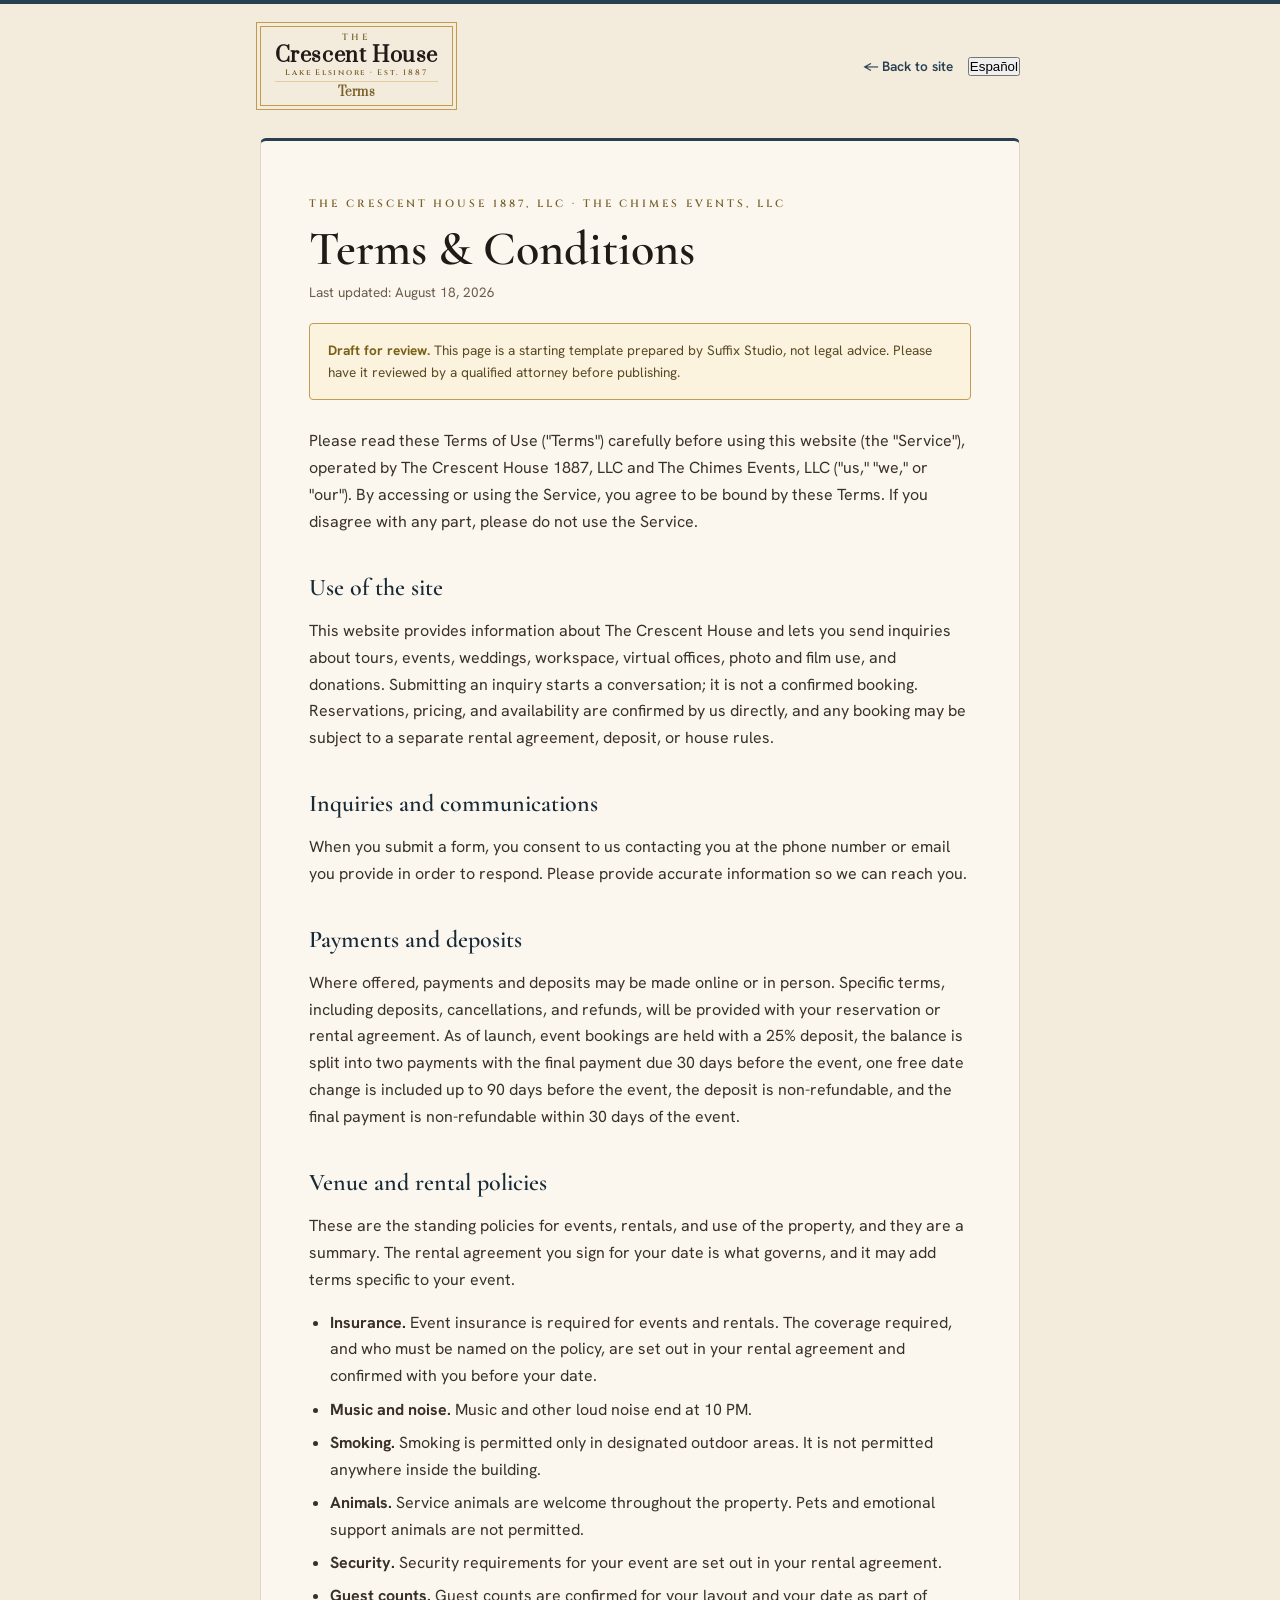
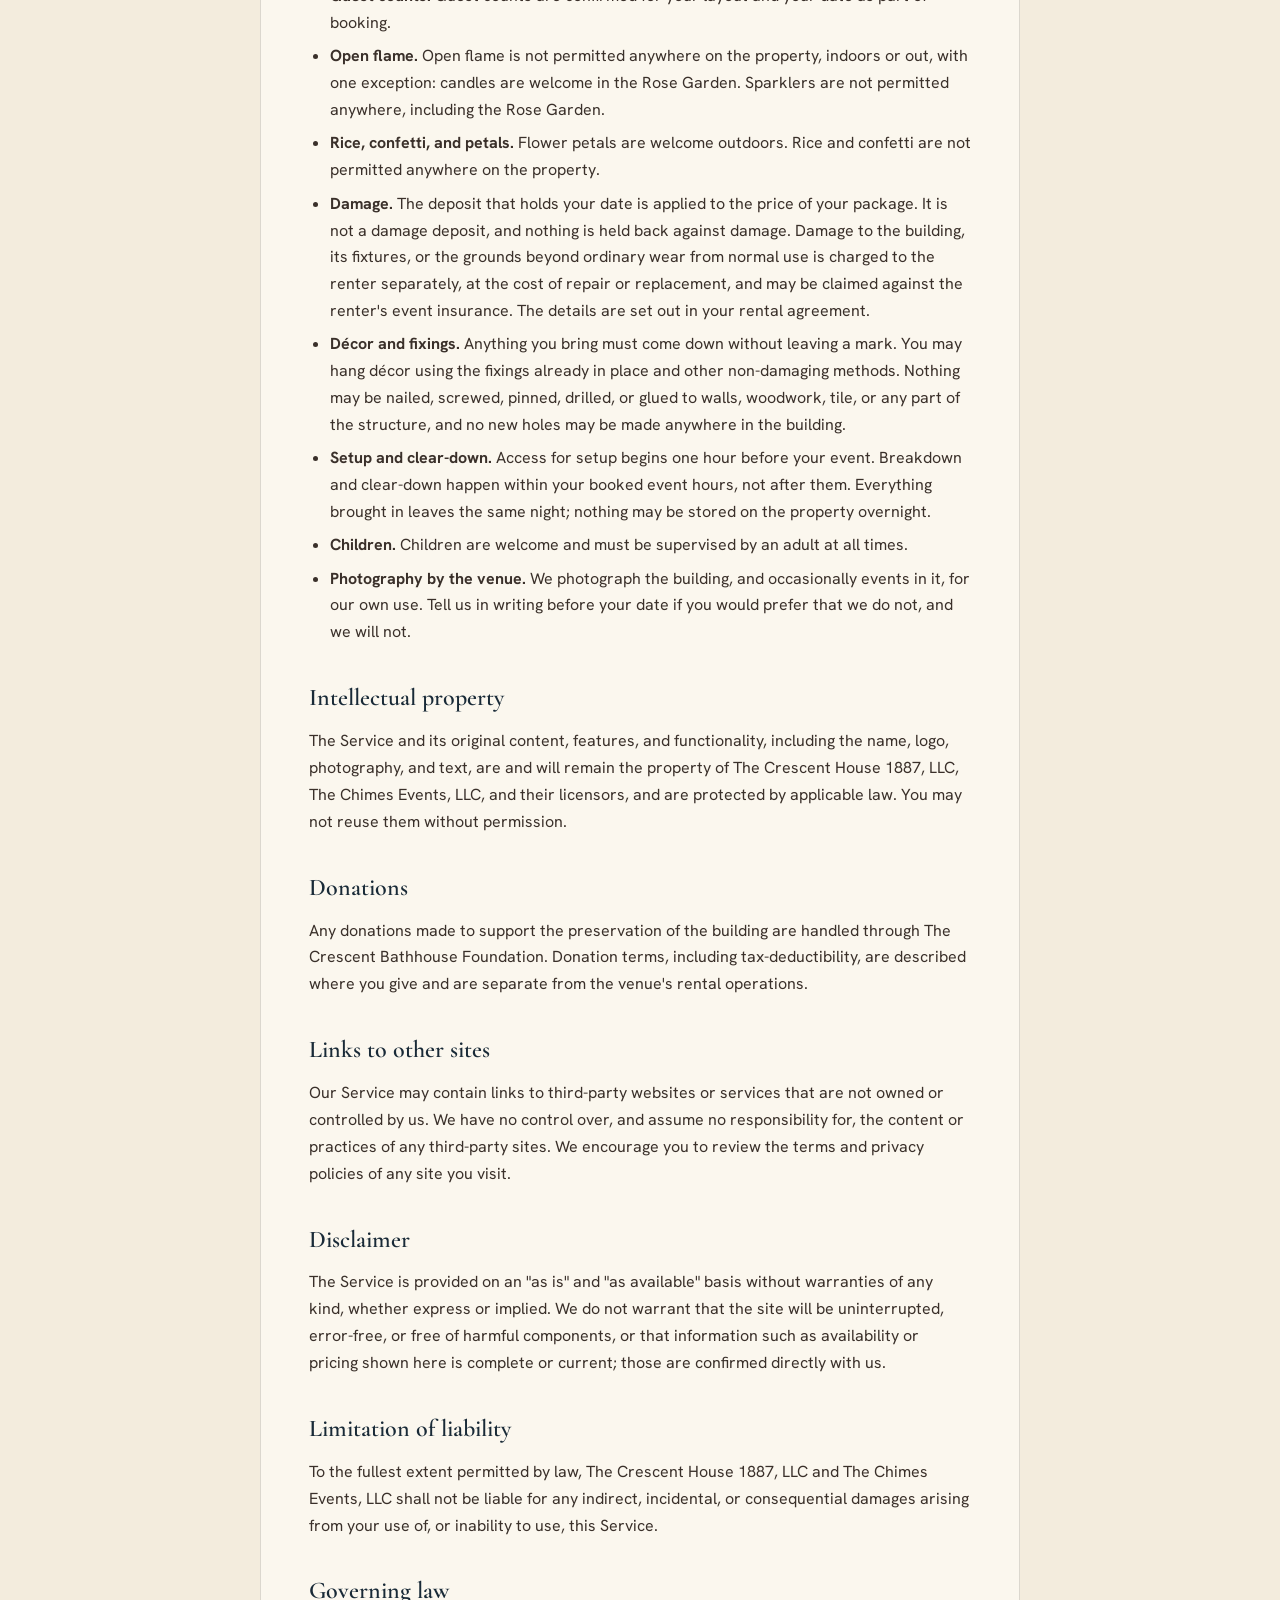
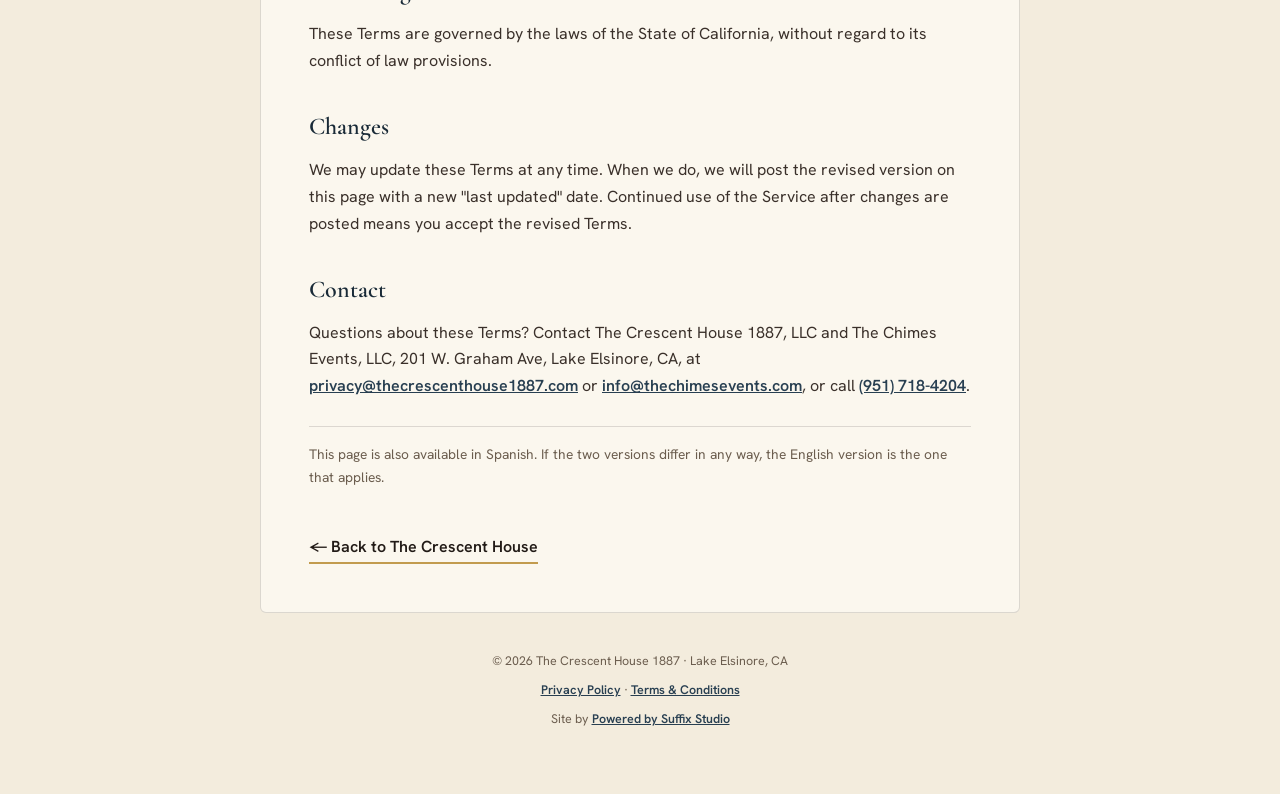
<file: terms.html>
<!DOCTYPE html>
<html lang="en">
<head>
<meta charset="utf-8" />
<meta name="viewport" content="width=device-width, initial-scale=1" />
  <meta name="theme-color" content="#283F51" />
<meta name="color-scheme" content="only light" />
<title>Terms &amp; Conditions | The Crescent House 1887</title>
  <meta property="og:type" content="website" />
  <meta property="og:title" content="Terms &amp; Conditions | The Crescent House 1887" />
  <meta property="og:description" content="The terms for using the website of The Crescent House 1887, LLC and The Chimes Events, LLC." />
  <meta property="og:image" content="https://thecrescenthouse1887.com/images/og/terms.jpg" />
  <meta property="og:url" content="https://thecrescenthouse1887.com/terms.html" />
  <meta name="twitter:card" content="summary_large_image" />
  <meta name="twitter:title" content="Terms &amp; Conditions | The Crescent House 1887" />
  <meta name="twitter:description" content="The terms for using the website of The Crescent House 1887, LLC and The Chimes Events, LLC." />
  <meta name="twitter:image" content="https://thecrescenthouse1887.com/images/og/terms.jpg" />
  <link rel="canonical" href="https://thecrescenthouse1887.com/terms.html" />
<meta name="description" content="Terms and conditions for using The Crescent House website. Inquiries, reservations, payments, and how bookings are confirmed at the 1887 Crescent Bath House." />
<link rel="icon" href="data:image/svg+xml,%3Csvg xmlns='http://www.w3.org/2000/svg' viewBox='0 0 32 32'%3E%3Crect width='32' height='32' fill='%232F4A3A'/%3E%3Ctext x='16' y='23' font-family='Georgia,serif' font-size='20' fill='%23D9BA77' text-anchor='middle'%3EC%3C/text%3E%3C/svg%3E" />
  <link rel="apple-touch-icon" href="apple-touch-icon.png" />
<link rel="preconnect" href="https://fonts.googleapis.com" />
<link rel="preconnect" href="https://fonts.gstatic.com" crossorigin />
<link href="https://fonts.googleapis.com/css2?family=Old+Standard+TT:ital,wght@0,400;0,700;1,400&amp;family=Playfair+Display+SC:wght@400;700&amp;family=Prata&amp;family=Cinzel:wght@600;700&amp;family=Cormorant+Garamond:ital,wght@0,600;1,600&amp;family=Hanken+Grotesk:wght@400;500;600;700&amp;display=swap" rel="stylesheet" />
<style>
  :root{--brass-ink:#7A5F2A;--smoke-ink:#6D6154;color-scheme:light;--ink:#211A16;--forest:#283F51;--forest-deep:#192A37;--brass:#9A7B33;--brass-light:#C29B4E;--parchment:#F3ECDD;--cream:#FBF7EE;--smoke:#6B5D4E;--line:rgba(33,26,22,.14);}
  *{box-sizing:border-box;margin:0;padding:0;}
  body{font-family:"Hanken Grotesk",system-ui,sans-serif;color:#3a302a;background:var(--parchment);border-top:4px solid var(--forest);line-height:1.68;padding:0 20px 64px;-webkit-font-smoothing:antialiased;}
  .wrap{max-width:760px;margin:0 auto;}
  .topbar{display:flex;align-items:center;justify-content:space-between;padding:1.4rem 0 2rem;flex-wrap:wrap;gap:.6rem;}
  .brand{text-decoration:none;color:var(--ink);line-height:1;}
  .brand b{font-family:"Cinzel",serif;font-weight:700;font-size:1.2rem;letter-spacing:.14em;display:block;}
  .brand .sub{font-family:"Cinzel",serif;font-weight:600;font-size:.48rem;letter-spacing:.22em;color:var(--smoke);display:block;margin-top:.3rem;text-transform:uppercase;}

  /* The framed brand mark. These wm-* spans are styled in styles.css under a
     "header.nav" selector, but this page has no header.nav and does not load
     styles.css, so they were rendering as one run-together line:
     "THECrescent HouseLake Elsinore - Est. 1887Terms". Same design as the nav,
     re-scoped to this page's .brand and its own palette. */

  /* The accessibility skip-link is styled in styles.css, which this page does
     not load, so it was sitting visible above the header instead of staying
     off-screen until a keyboard user tabs to it. */
  .skip-link{position:absolute;left:-9999px;top:0;z-index:9999;
    background:var(--forest);color:#F1E6D3;padding:.75rem 1.25rem;
    font-family:"Cinzel",serif;font-size:.72rem;font-weight:700;
    letter-spacing:.14em;text-transform:uppercase;text-decoration:none;
    border:1px solid var(--brass-light);border-radius:0 0 3px 0;}
  .skip-link:focus{left:0;outline:2px solid var(--brass-light);outline-offset:2px;}
  .brand .wm-frame{display:inline-block;padding:.38rem .85rem;text-align:center;
    border:1px solid var(--brass-light);outline:1px solid var(--brass-light);outline-offset:3px;}
  .brand .wm-the{display:block;font-family:"Cinzel",serif;font-size:.56rem;font-weight:600;
    letter-spacing:.34em;color:var(--brass-ink);line-height:1;margin-bottom:.16rem;}
  .brand .wm-name{display:block;font-family:"Prata",Georgia,serif;font-size:1.25rem;
    letter-spacing:.03em;color:var(--ink);line-height:1.05;white-space:nowrap;}
  .brand .wm-est{display:block;font-family:"Cinzel",serif;font-size:.5rem;font-weight:600;
    letter-spacing:.22em;color:var(--brass-ink);line-height:1;margin-top:.2rem;white-space:nowrap;}
  .brand .wm-page{display:block;font-family:"Prata",Georgia,serif;font-size:.74rem;
    letter-spacing:.02em;line-height:1.2;color:var(--brass-ink);margin-top:.22rem;
    padding-top:.22rem;border-top:1px solid rgba(201,164,92,.45);text-transform:none;}

  .backhome{font-size:.85rem;font-weight:600;color:var(--forest);text-decoration:none;}
  .card{background:var(--cream);border:1px solid var(--line);border-top:3px solid var(--forest);border-radius:6px;padding:clamp(1.8rem,4vw,3rem);}
  .eyebrow{font-family:"Cinzel",serif;font-weight:600;font-size:.66rem;letter-spacing:.28em;text-transform:uppercase;color:var(--brass-ink);}
  h1{font-family:"Cormorant Garamond",Georgia,serif;font-weight:600;font-size:clamp(2.2rem,5vw,3rem);color:var(--ink);line-height:1.05;margin:.5rem 0 .4rem;}
  .updated{font-size:.85rem;color:var(--smoke);margin-bottom:.6rem;}
  .draft{background:#FBF3DE;border:1px solid var(--brass-light);border-radius:4px;padding:.9rem 1.1rem;font-size:.85rem;color:#5a4a24;margin:1.2rem 0 1.8rem;}
  .draft b{color:#7a5f16;}
  h2{font-family:"Cormorant Garamond",serif;font-weight:600;font-size:1.5rem;color:var(--forest-deep);margin:2rem 0 .6rem;}
  p{margin-bottom:1rem;font-size:1rem;}
  ul{margin:0 0 1rem 1.3rem;font-size:1rem;}
  li{margin-bottom:.4rem;}
  a{color:var(--forest);font-weight:600;}
  .ph{background:rgba(154,123,51,.14);border-bottom:1px dashed var(--brass);color:#6b5416;font-style:italic;padding:0 .2em;border-radius:2px;}
  .backlink{display:inline-block;margin-top:1.8rem;font-weight:600;color:var(--ink);text-decoration:none;border-bottom:2px solid var(--brass-light);padding-bottom:1px;}
  footer{max-width:760px;margin:2.4rem auto 0;text-align:center;font-size:.78rem;color:var(--smoke);}
  footer a{color:var(--forest);}
  .legal-row{margin-top:.5rem;}
  @media (max-width:480px){.card{padding:1.6rem 1.2rem;}}
    .topbar-right{display:flex;align-items:center;gap:.9rem;}
    .governing{margin-top:1.6rem;padding-top:1rem;border-top:1px solid var(--line);
      font-size:.86rem;color:var(--smoke);}
@media (max-width:520px){}

@media(min-width:1025px){}
@media(max-width:1024px){}
section.hero{padding-top:clamp(1.4rem,3vw,2.2rem);}

/* 5 Aug. A long address is one unbreakable word to a browser unless you say
   otherwise, and this page loads no shared stylesheet to say it in. */
a[href^="mailto:"],a[href^="tel:"]{overflow-wrap:anywhere;}
</style>
<script type="application/ld+json">
{
  "@context": "https://schema.org",
  "@type": "WebPage",
  "@id": "https://thecrescenthouse1887.com/terms.html#webpage",
  "url": "https://thecrescenthouse1887.com/terms.html",
  "name": "Terms & Conditions | The Crescent House 1887",
  "isPartOf": {
    "@type": "WebSite",
    "@id": "https://thecrescenthouse1887.com/#website",
    "name": "The Crescent House 1887",
    "url": "https://thecrescenthouse1887.com",
    "publisher": {
      "@id": "https://thecrescenthouse1887.com/#organization"
    }
  },
  "about": {
    "@id": "https://thecrescenthouse1887.com/#organization"
  },
  "publisher": {
    "@id": "https://thecrescenthouse1887.com/#organization"
  },
  "inLanguage": [
    "en-US",
    "es"
  ],
  "description": "Terms and conditions for using The Crescent House website. Inquiries, reservations, payments, and how bookings are confirmed at the 1887 Crescent Bath House.",
  "breadcrumb": {
    "@id": "https://thecrescenthouse1887.com/terms.html#breadcrumb"
  }
}
</script>
<script type="application/ld+json">
{
  "@context": "https://schema.org",
  "@type": "BreadcrumbList",
  "@id": "https://thecrescenthouse1887.com/terms.html#breadcrumb",
  "itemListElement": [
    {
      "@type": "ListItem",
      "position": 1,
      "name": "Home",
      "item": "https://thecrescenthouse1887.com"
    },
    {
      "@type": "ListItem",
      "position": 2,
      "name": "Terms & Conditions"
    }
  ]
}
</script>
</head>
<body>
    <a class="skip-link" href="#main" data-es="Saltar al contenido">Skip to content</a>
    <main id="main">
    
  <div class="wrap">
    <div class="topbar">
      <a class="brand" href="index.html"><span class="wm-frame"><span class="wm-the">THE</span><span class="wm-name">Crescent House</span><span class="wm-est" data-es="Lake Elsinore .  Fundada en 1887">Lake Elsinore &middot; Est. 1887</span><span class="wm-page" data-es="T&eacute;rminos">Terms</span></span></a>
      <div class="topbar-right">
        <a class="backhome" href="index.html" data-es="&larr; Volver al sitio">&larr; Back to site</a>
        <button class="lang-toggle" type="button" aria-label="Español, switch this page to Spanish">Español</button>
      </div>
    </div>
    <div class="card">

      <span class="eyebrow" data-es="The Crescent House 1887, LLC &middot; The Chimes Events, LLC">The Crescent House 1887, LLC &middot; The Chimes Events, LLC</span>
      <h1 data-es="Términos y Condiciones">Terms &amp; Conditions</h1>
      <p class="updated" data-es="Última actualización: 18 de agosto de 2026">Last updated: August 18, 2026</p>
      <div class="draft" data-es="<b>Borrador para revisión.</b> Esta página es una plantilla inicial preparada por Suffix Studio, no es asesoría legal. Por favor, hágala revisar por un abogado calificado antes de publicarla."><b>Draft for review.</b> This page is a starting template prepared by Suffix Studio, not legal advice. Please have it reviewed by a qualified attorney before publishing.</div>
      <p data-es="Lea con atención estos Términos de Uso (los “Términos”) antes de usar este sitio web (el “Servicio”), operado por The Crescent House 1887, LLC y The Chimes Events, LLC. Al acceder o usar el Servicio, usted acepta quedar obligado por estos Términos. Si no está de acuerdo con alguna parte, por favor no use el Servicio.">Please read these Terms of Use ("Terms") carefully before using this website (the "Service"), operated by The Crescent House 1887, LLC and The Chimes Events, LLC ("us," "we," or "our"). By accessing or using the Service, you agree to be bound by these Terms. If you disagree with any part, please do not use the Service.</p>

      <h2 data-es="Uso del sitio">Use of the site</h2>
      <p data-es="Este sitio web ofrece información sobre The Crescent House y le permite enviar consultas sobre recorridos, eventos, bodas, espacios de trabajo, oficinas virtuales, uso para fotografía y cine, y donativos. Enviar una consulta inicia una conversación; no es una reservación confirmada. Las reservaciones, los precios y la disponibilidad los confirmamos nosotros directamente, y cualquier reservación puede estar sujeta a un contrato de renta, un depósito o reglas de la casa por separado.">This website provides information about The Crescent House and lets you send inquiries about tours, events, weddings, workspace, virtual offices, photo and film use, and donations. Submitting an inquiry starts a conversation; it is not a confirmed booking. Reservations, pricing, and availability are confirmed by us directly, and any booking may be subject to a separate rental agreement, deposit, or house rules.</p>

      <h2 data-es="Consultas y comunicaciones">Inquiries and communications</h2>
      <p data-es="Cuando envía un formulario, usted consiente que nos comuniquemos con usted al número de teléfono o correo electrónico que proporcione para responderle. Por favor proporcione información precisa para que podamos contactarlo.">When you submit a form, you consent to us contacting you at the phone number or email you provide in order to respond. Please provide accurate information so we can reach you.</p>

      <h2 data-es="Pagos y depósitos">Payments and deposits</h2>
      <p data-es="Cuando se ofrezcan, los pagos y depósitos pueden hacerse en línea o en persona. Los términos específicos, incluyendo depósitos, cancelaciones y reembolsos, se le entregarán junto con su reservación o contrato de renta. Al momento del lanzamiento, las reservaciones de eventos se apartan con un anticipo del 25%, el saldo se divide en dos pagos con el pago final 30 días antes del evento, se incluye un cambio de fecha gratuito hasta 90 días antes del evento, el anticipo no es reembolsable, y el pago final no es reembolsable dentro de los 30 días previos al evento.">Where offered, payments and deposits may be made online or in person. Specific terms, including deposits, cancellations, and refunds, will be provided with your reservation or rental agreement. As of launch, event bookings are held with a 25% deposit, the balance is split into two payments with the final payment due 30 days before the event, one free date change is included up to 90 days before the event, the deposit is non-refundable, and the final payment is non-refundable within 30 days of the event.</p>

      <h2 data-es="Pol&iacute;ticas del lugar y de la renta">Venue and rental policies</h2>
      <p data-es="Estas son las pol&iacute;ticas vigentes para eventos, rentas y uso de la propiedad, y son un resumen. El contrato de renta que usted firme para su fecha es el que rige, y puede a&ntilde;adir condiciones espec&iacute;ficas para su evento.">These are the standing policies for events, rentals, and use of the property, and they are a summary. The rental agreement you sign for your date is what governs, and it may add terms specific to your event.</p>
      <ul>
        <li data-es="<b>Seguro.</b> Se requiere un seguro para eventos y rentas. La cobertura necesaria, y a qui&eacute;n debe nombrarse en la p&oacute;liza, se establecen en su contrato de renta y se le confirman antes de su fecha."><b>Insurance.</b> Event insurance is required for events and rentals. The coverage required, and who must be named on the policy, are set out in your rental agreement and confirmed with you before your date.</li>
        <li data-es="<b>M&uacute;sica y ruido.</b> La m&uacute;sica y cualquier ruido fuerte terminan a las 10 PM."><b>Music and noise.</b> Music and other loud noise end at 10 PM.</li>
        <li data-es="<b>Fumar.</b> Se permite fumar &uacute;nicamente en las &aacute;reas exteriores designadas. No se permite fumar en ninguna parte del interior del edificio."><b>Smoking.</b> Smoking is permitted only in designated outdoor areas. It is not permitted anywhere inside the building.</li>
        <li data-es="<b>Animales.</b> Los animales de servicio son bienvenidos en toda la propiedad. Las mascotas y los animales de apoyo emocional no est&aacute;n permitidos."><b>Animals.</b> Service animals are welcome throughout the property. Pets and emotional support animals are not permitted.</li>
        <li data-es="<b>Seguridad.</b> Los requisitos de seguridad para su evento se establecen en su contrato de renta."><b>Security.</b> Security requirements for your event are set out in your rental agreement.</li>
        <li data-es="<b>N&uacute;mero de invitados.</b> El n&uacute;mero de invitados se confirma para su montaje y su fecha como parte de la reservaci&oacute;n."><b>Guest counts.</b> Guest counts are confirmed for your layout and your date as part of booking.</li>
        <li data-es="<b>Fuego abierto.</b> No se permite fuego abierto en ninguna parte de la propiedad, ni adentro ni afuera, con una excepci&oacute;n: se permiten velas en el Rose Garden. Las luces de bengala no se permiten en ninguna parte, incluido el Rose Garden."><b>Open flame.</b> Open flame is not permitted anywhere on the property, indoors or out, with one exception: candles are welcome in the Rose Garden. Sparklers are not permitted anywhere, including the Rose Garden.</li>
        <li data-es="<b>Arroz, confeti y p&eacute;talos.</b> Los p&eacute;talos de flores son bienvenidos en las &aacute;reas exteriores. No se permiten arroz ni confeti en ninguna parte de la propiedad."><b>Rice, confetti, and petals.</b> Flower petals are welcome outdoors. Rice and confetti are not permitted anywhere on the property.</li>
        <li data-es="<b>Da&ntilde;os.</b> El dep&oacute;sito que aparta su fecha se aplica al precio de su paquete. No es un dep&oacute;sito por da&ntilde;os y no se retiene nada como garant&iacute;a. Los da&ntilde;os al edificio, a sus instalaciones o a los terrenos que excedan el desgaste ordinario por el uso normal se le cobran al arrendatario por separado, al costo de la reparaci&oacute;n o reposici&oacute;n, y pueden reclamarse al seguro de evento del arrendatario. Los detalles se establecen en su contrato de renta."><b>Damage.</b> The deposit that holds your date is applied to the price of your package. It is not a damage deposit, and nothing is held back against damage. Damage to the building, its fixtures, or the grounds beyond ordinary wear from normal use is charged to the renter separately, at the cost of repair or replacement, and may be claimed against the renter's event insurance. The details are set out in your rental agreement.</li>
        <li data-es="<b>Decoraci&oacute;n y sujeciones.</b> Todo lo que traiga debe poder retirarse sin dejar marca. Puede colgar decoraci&oacute;n usando los soportes que ya existen y otros m&eacute;todos que no causen da&ntilde;o. No se puede clavar, atornillar, fijar con alfileres, perforar ni pegar nada a las paredes, la carpinter&iacute;a, el mosaico ni a ninguna parte de la estructura, y no se pueden hacer agujeros nuevos en ninguna parte del edificio."><b>D&eacute;cor and fixings.</b> Anything you bring must come down without leaving a mark. You may hang d&eacute;cor using the fixings already in place and other non-damaging methods. Nothing may be nailed, screwed, pinned, drilled, or glued to walls, woodwork, tile, or any part of the structure, and no new holes may be made anywhere in the building.</li>
        <li data-es="<b>Montaje y desmontaje.</b> El acceso para el montaje comienza una hora antes de su evento. El desmontaje y la limpieza ocurren dentro de las horas contratadas del evento, no despu&eacute;s. Todo lo que se ingresa se retira la misma noche; no se puede guardar nada en la propiedad durante la noche."><b>Setup and clear-down.</b> Access for setup begins one hour before your event. Breakdown and clear-down happen within your booked event hours, not after them. Everything brought in leaves the same night; nothing may be stored on the property overnight.</li>
        <li data-es="<b>Ni&ntilde;os.</b> Los ni&ntilde;os son bienvenidos y deben estar supervisados por un adulto en todo momento."><b>Children.</b> Children are welcome and must be supervised by an adult at all times.</li>
        <li data-es="<b>Fotograf&iacute;a del lugar.</b> Fotografiamos el edificio y, en ocasiones, los eventos que se realizan en &eacute;l, para nuestro propio uso. Si prefiere que no lo hagamos, ind&iacute;quenoslo por escrito antes de su fecha y no lo haremos."><b>Photography by the venue.</b> We photograph the building, and occasionally events in it, for our own use. Tell us in writing before your date if you would prefer that we do not, and we will not.</li>
      </ul>

      <h2 data-es="Propiedad intelectual">Intellectual property</h2>
      <p data-es="El sitio y su contenido original, incluyendo el nombre, el logotipo, las fotografías y los textos, son propiedad de The Crescent House 1887, LLC, The Chimes Events, LLC y están protegidos por las leyes de derechos de autor y de marcas. No puede reproducirlos sin nuestro permiso por escrito.">The Service and its original content, features, and functionality, including the name, logo, photography, and text, are and will remain the property of The Crescent House 1887, LLC, The Chimes Events, LLC, and their licensors, and are protected by applicable law. You may not reuse them without permission.</p>

      <h2 data-es="Donaciones">Donations</h2>
      <p data-es="Cualquier donación hecha para apoyar la preservación del edificio se gestiona a través de The Crescent Bathhouse Foundation Inc. Los términos de las donaciones, incluyendo la deducibilidad fiscal, se describen en el lugar donde usted dona y son independientes de las operaciones de renta del recinto.">Any donations made to support the preservation of the building are handled through The Crescent Bathhouse Foundation. Donation terms, including tax-deductibility, are described where you give and are separate from the venue's rental operations.</p>

      <h2 data-es="Enlaces a otros sitios">Links to other sites</h2>
      <p data-es="Nuestro Servicio puede contener enlaces a sitios web o servicios de terceros que no son de nuestra propiedad ni están bajo nuestro control. No tenemos control sobre el contenido o las prácticas de sitios de terceros y no asumimos responsabilidad por ellos. Le recomendamos revisar los términos y políticas de privacidad de cualquier sitio que visite.">Our Service may contain links to third-party websites or services that are not owned or controlled by us. We have no control over, and assume no responsibility for, the content or practices of any third-party sites. We encourage you to review the terms and privacy policies of any site you visit.</p>

      <h2 data-es="Aviso legal">Disclaimer</h2>
      <p data-es="El Servicio se proporciona &quot;tal cual&quot; y &quot;según disponibilidad&quot; sin garantías de ningún tipo, ya sean expresas o implícitas. No garantizamos que el sitio funcione de manera ininterrumpida, sin errores o libre de componentes dañinos, ni que la información como disponibilidad o precios mostrada aquí sea completa o actual; esos datos se confirman directamente con nosotros.">The Service is provided on an "as is" and "as available" basis without warranties of any kind, whether express or implied. We do not warrant that the site will be uninterrupted, error-free, or free of harmful components, or that information such as availability or pricing shown here is complete or current; those are confirmed directly with us.</p>

      <h2 data-es="Limitación de responsabilidad">Limitation of liability</h2>
      <p data-es="En la máxima medida permitida por la ley, The Crescent House 1887, LLC y The Chimes Events, LLC no serán responsables por daños indirectos, incidentales, especiales o consecuentes que resulten del uso de este sitio.">To the fullest extent permitted by law, The Crescent House 1887, LLC and The Chimes Events, LLC shall not be liable for any indirect, incidental, or consequential damages arising from your use of, or inability to use, this Service.</p>

      <h2 data-es="Legislación aplicable">Governing law</h2>
      <p data-es="Estos Términos se rigen por las leyes del Estado de California, sin tener en cuenta sus disposiciones sobre conflicto de leyes.">These Terms are governed by the laws of the State of California, without regard to its conflict of law provisions.</p>

      <h2 data-es="Cambios">Changes</h2>
      <p data-es="Podemos actualizar estos Términos en cualquier momento. Cuando lo hagamos, publicaremos la versión revisada en esta página con una nueva fecha de &quot;última actualización&quot;. El uso continuado del Servicio después de publicar los cambios significa que usted acepta los Términos revisados.">We may update these Terms at any time. When we do, we will post the revised version on this page with a new "last updated" date. Continued use of the Service after changes are posted means you accept the revised Terms.</p>

      <h2 data-es="Contacto">Contact</h2>
      <p data-es="¿Preguntas sobre estos Términos? Comuníquese con The Crescent House 1887, LLC y The Chimes Events, LLC, 201 W. Graham Ave, Lake Elsinore, CA, en <a href='mailto:privacy@thecrescenthouse1887.com'>privacy@thecrescenthouse1887.com</a> o <a href='mailto:info@thechimesevents.com'>info@thechimesevents.com</a>, o llame al <a href='tel:+19517184204'>(951) 718-4204</a>.">Questions about these Terms? Contact The Crescent House 1887, LLC and The Chimes Events, LLC, 201 W. Graham Ave, Lake Elsinore, CA, at <a href="mailto:privacy@thecrescenthouse1887.com">privacy@thecrescenthouse1887.com</a> or <a href="mailto:info@thechimesevents.com">info@thechimesevents.com</a>, or call <a href="tel:+19517184204">(951) 718-4204</a>.</p>

      <p class="governing" data-es="Esta página también está disponible en español. Si hay alguna diferencia entre ambas versiones, prevalecerá la versión en inglés.">This page is also available in Spanish. If the two versions differ in any way, the English version is the one that applies.</p>
      <a class="backlink" href="index.html" data-es="&larr; Volver a The Crescent House">&larr; Back to The Crescent House</a>
    </div>
  </div>
  </main>
    <footer>
    <div>© 2026 The Crescent House 1887 · Lake Elsinore, CA</div>
    <div class="legal-row"><a href="privacy.html" data-es="Política de Privacidad">Privacy Policy</a> · <a href="terms.html" data-es="Términos y Condiciones">Terms &amp; Conditions</a></div>
    <div class="legal-row" data-es="&lt;a href=&quot;https://suffixstudio.com&quot; target=&quot;_blank&quot; rel=&quot;noopener&quot;&gt;Desarrollado por Suffix Studio&lt;/a&gt;">Site by <a href="https://suffixstudio.com" target="_blank" rel="noopener">Powered by Suffix Studio</a></div>
  </footer>
<script>
  var I18N_META = {
    title: "Términos y Condiciones · The Crescent House 1887",
    desc:  "Términos y condiciones de uso del sitio web de The Crescent House. Consultas, reservaciones, pagos y cómo se confirman las contrataciones."
  };
</script>
<script src="app.js"></script>
</body>
</html>
</file>
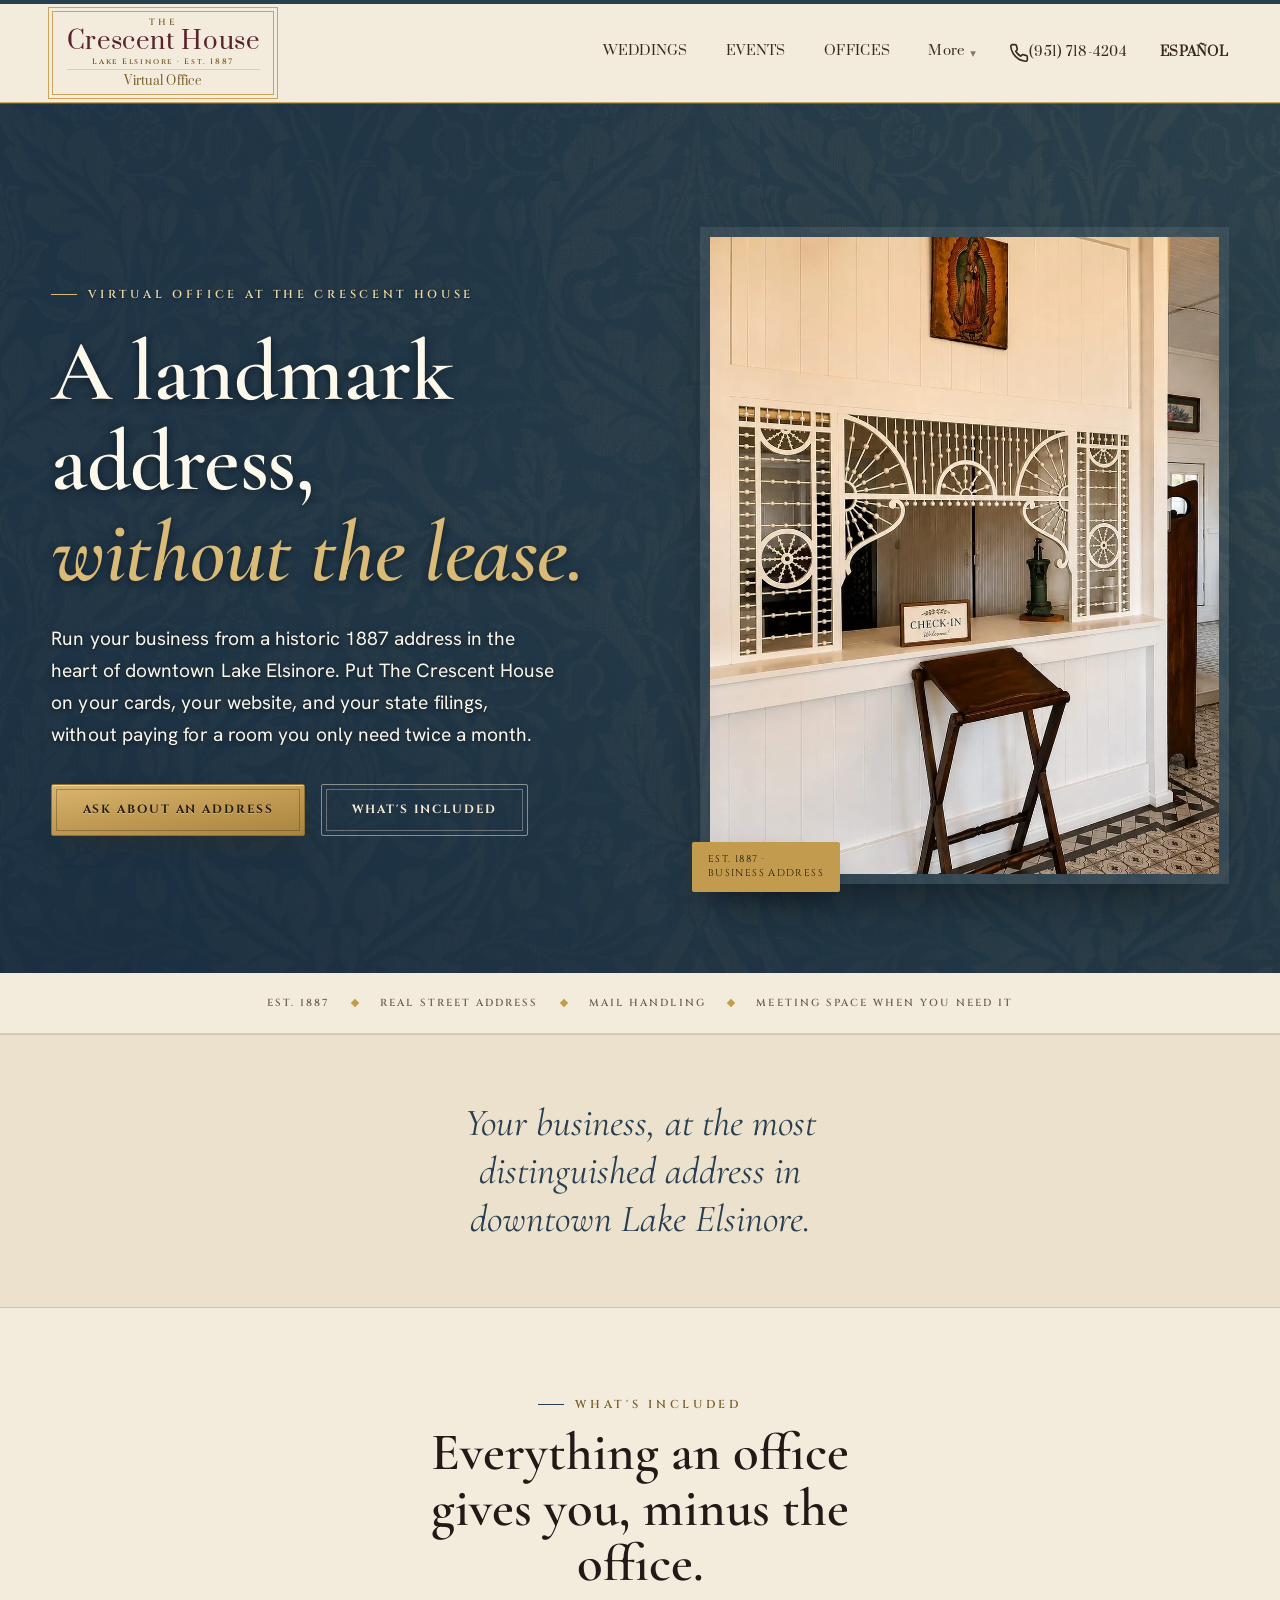
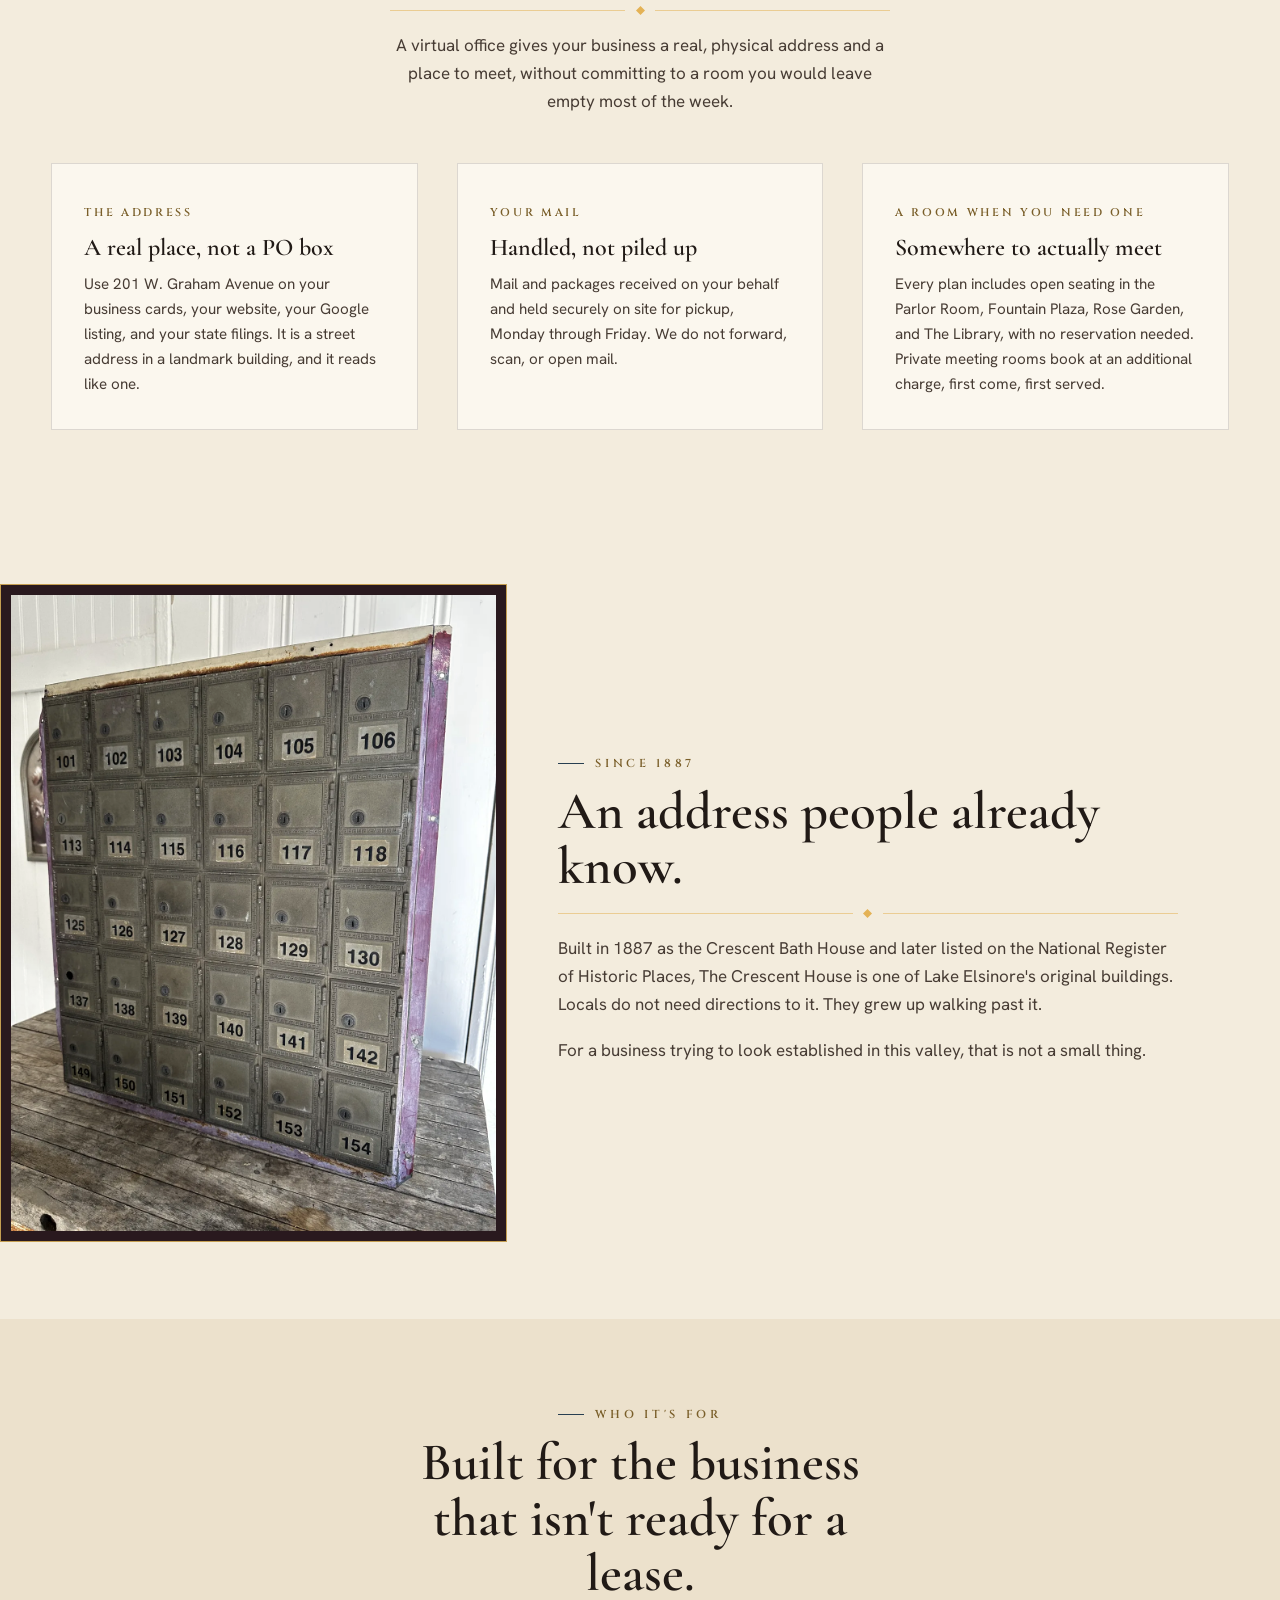
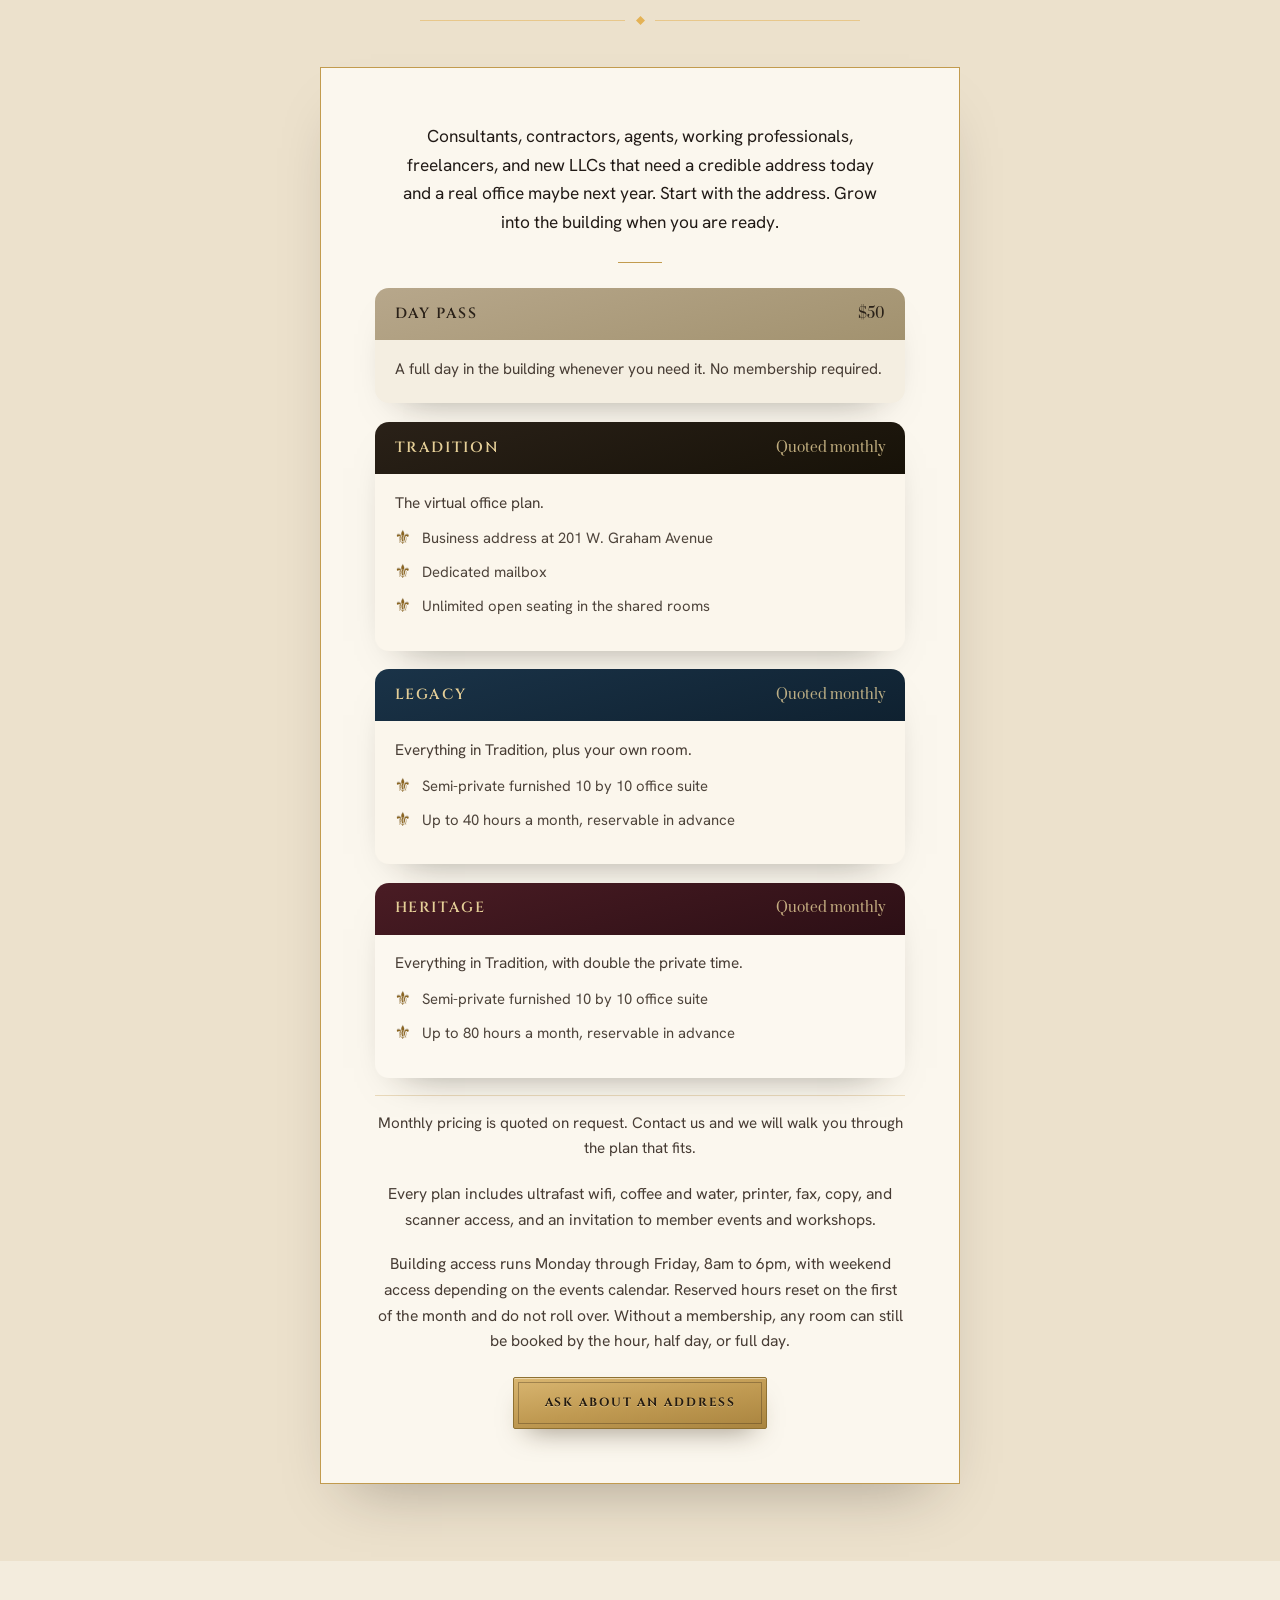
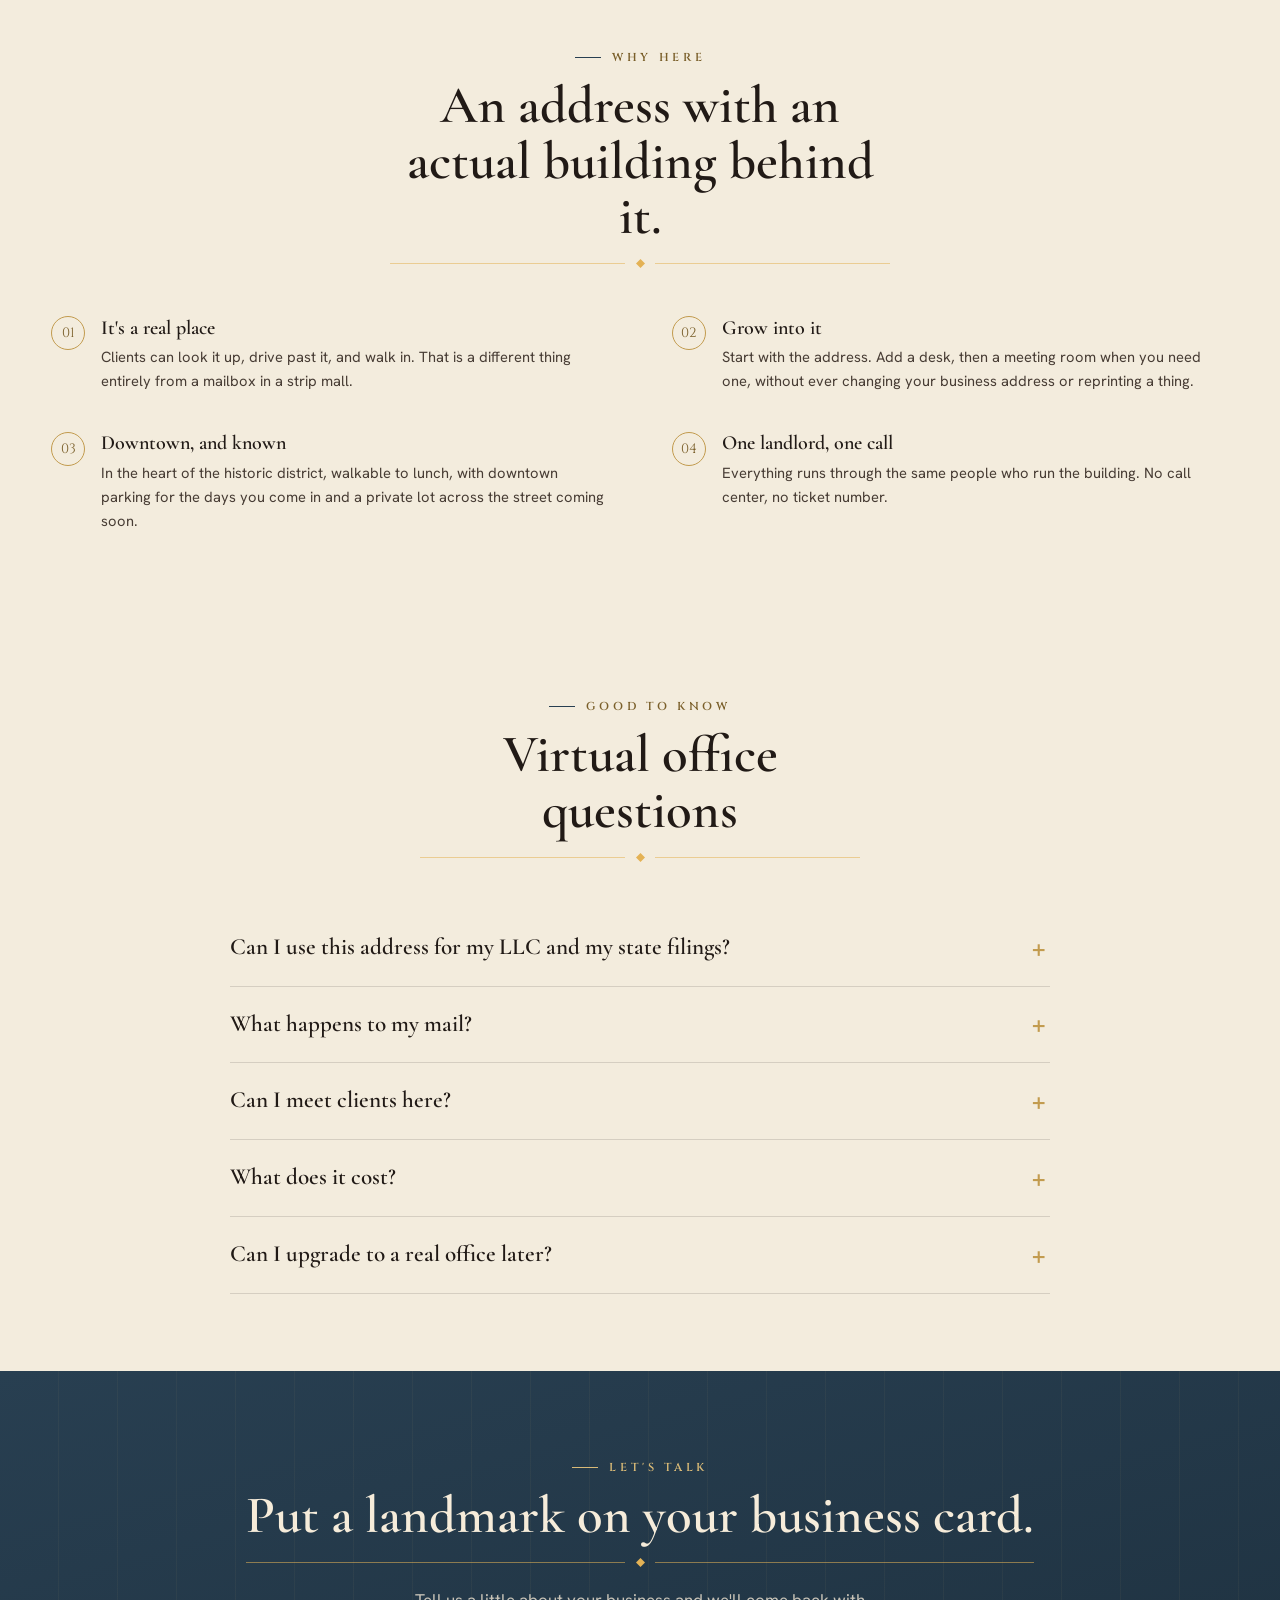
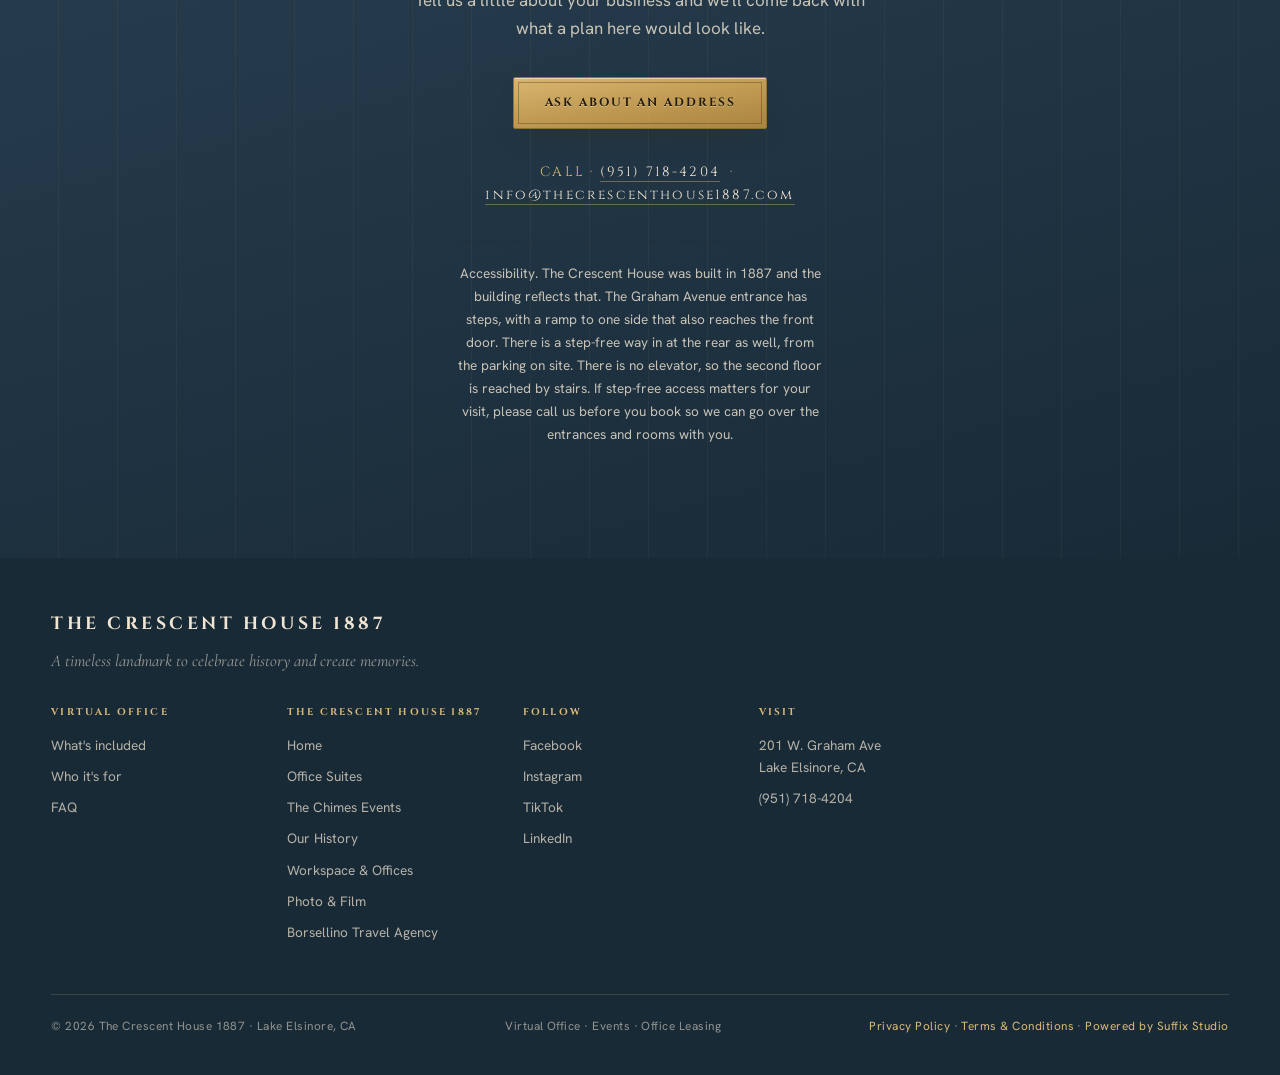
<file: virtual-office.html>
<!DOCTYPE html>
<html lang="en">
<head>
<meta charset="UTF-8" />
<meta name="viewport" content="width=device-width, initial-scale=1.0" />
  <meta name="theme-color" content="#283F51" />
<meta name="color-scheme" content="light" />
<meta name="description" content="A historic 1887 business address in downtown Lake Elsinore. Mail handling, meeting space, and a landmark address for your business, without the lease." />
<link rel="icon" href="data:image/svg+xml,%3Csvg xmlns='http://www.w3.org/2000/svg' viewBox='0 0 32 32'%3E%3Crect width='32' height='32' rx='7' fill='%232F4A3A'/%3E%3Ctext x='16' y='23' font-family='Georgia,serif' font-weight='700' font-size='21' fill='%23F3ECDD' text-anchor='middle'%3EC%3C/text%3E%3C/svg%3E" />
  <link rel="apple-touch-icon" href="apple-touch-icon.png" />
<meta property="og:type" content="business.business" />
<meta property="og:title" content="Virtual Office" />
<meta property="og:description" content="A historic 1887 business address in downtown Lake Elsinore. Mail handling, meeting space, and a landmark address for your business, without the lease." />
<meta property="og:image" content="https://thecrescenthouse1887.com/images/og/virtual-office.jpg" />
<meta property="og:url" content="https://thecrescenthouse1887.com/virtual-office.html" />
  <link rel="canonical" href="https://thecrescenthouse1887.com/virtual-office.html" />
<meta name="twitter:card" content="summary_large_image" />
<meta name="twitter:title" content="Virtual Office | Lake Elsinore" />
<meta name="twitter:description" content="A historic 1887 business address in downtown Lake Elsinore. Mail handling, meeting space, and a landmark address for your business, without the lease." />
<meta name="twitter:image" content="https://thecrescenthouse1887.com/images/og/virtual-office.jpg" />
<title>Virtual Office · The Crescent House 1887</title>
<link rel="preconnect" href="https://fonts.googleapis.com" />
<link rel="preconnect" href="https://fonts.gstatic.com" crossorigin />
<link href="https://fonts.googleapis.com/css2?family=Old+Standard+TT:ital,wght@0,400;0,700;1,400&amp;family=Playfair+Display+SC:wght@400;700&amp;family=Prata&amp;family=Cinzel:wght@500;600;700&amp;family=Cormorant+Garamond:ital,wght@0,500;0,600;0,700;1,500&amp;family=Hanken+Grotesk:wght@400;500;600;700&amp;display=swap" rel="stylesheet" />

<link rel="stylesheet" href="styles.css" />
<link rel="stylesheet" href="interior.css" />
<style>
  /* ---- only this page's own styling ---- */
  :root{color-scheme: light;
    --ink:#211A16;--forest:#283F51;--forest-deep:#192A37;--brass:#C29B4E;--brass-light:#D9BA77;--brass-deep:#9A7B33;
    --parchment:#F3ECDD;--parchment-2:#ECE1CC;--cream-card:#FBF7EE;--smoke:#8A7B6A;--line:rgba(33,26,22,.14);
    --accent:var(--forest); --accent-deep:var(--forest-deep);}
  body{margin:0;background:#F3ECDD;border-top:4px solid var(--forest);color:#211A16;font-family:"Hanken Grotesk",system-ui,-apple-system,Segoe UI,sans-serif;font-size:17px;line-height:1.65;-webkit-font-smoothing:antialiased;overflow-wrap:break-word;}
  .eyebrow::before{content:"";width:26px;height:1px;background:var(--forest);display:inline-block;}
  .section{padding:clamp(4rem,6vw,6rem) 0;}
  .dd-toggle{font-size:.9rem;font-weight:500;color:var(--ink);text-decoration:none;background:none;border:none;cursor:pointer;font-family:inherit;padding:0;white-space:nowrap;}
  .dd-toggle{display:inline-flex;align-items:center;gap:.35rem;}
  .hero{position:relative;background:linear-gradient(165deg,var(--forest) 0%,var(--forest-deep) 100%);color:#F1E6D3;overflow:hidden;}
  .hero .btn-ghost:hover{background:#F4E9D6;color:var(--forest-deep);}
  .hero-photo img{display:block;width:100%;height:100%;object-fit:cover;aspect-ratio:4/5;background:#192A37;}
  .steps{background:var(--cream-card);border-top:1px solid var(--line);border-bottom:1px solid var(--line);}
  .quote-band{background:var(--parchment-2);border-top:1px solid var(--line);border-bottom:1px solid var(--line);}
  .charm img{width:100%;display:block;border:1px solid var(--brass);padding:10px;background:#2b1a20;filter:sepia(.06) contrast(1.02);}
  .final{background:linear-gradient(165deg,var(--forest),var(--forest-deep));color:#F1E6D3;text-align:center;position:relative;overflow:hidden;}
  footer{background:var(--forest-deep);color:rgba(241,230,211,.72);padding:3.2rem 0 2.4rem;}
  .modal-head{background:linear-gradient(160deg,var(--forest),var(--forest-deep));color:#F4E9D6;padding:1.8rem 2rem 1.6rem;position:relative;}
  .charm img{cursor:zoom-in;}
  @media(max-width:1024px){
    .dd-toggle{width:100%;justify-content:space-between;}
  }
  @media(max-width:520px){
    body{font-size:16px;}
  }
  @media (prefers-color-scheme: dark){
    body{background:#F3ECDD !important;}
    body{color:#211A16 !important;}
    .dd-toggle{color:#4a3f36 !important;}
    .quote-band{background:#ECE1CC !important;}
    .final{background:#283F51 !important;color:#F1E6D3 !important;}
    .hero{background:#283F51 !important;color:#F1E6D3 !important;}
    footer{background:#192A37 !important;}
  }

/* the honeypot. Invisible to people. Bots fill it in and get dropped. */
.hp{position:absolute;left:-9999px;width:1px;height:1px;overflow:hidden;}
@media (max-width:640px){
}

@media(min-width:1025px){}
@media(max-width:1024px){}
section.hero{padding-top:clamp(1.4rem,3vw,2.2rem);}
</style>
<script type="application/ld+json">
{
  "@context": "https://schema.org",
  "@type": [
    "EventVenue",
    "LocalBusiness",
    "TouristAttraction",
    "LandmarksOrHistoricalBuildings"
  ],
  "@id": "https://thecrescenthouse1887.com/#organization",
  "name": "The Crescent House 1887",
  "alternateName": [
    "The Chimes",
    "The Crescent House",
    "Crescent Bath House",
    "Crescent Bathhouse"
  ],
  "description": "Historic 1887 landmark in downtown Lake Elsinore, home to a restored event and banquet venue, with boutique office suites in the same building.",
  "foundingDate": "1887",
  "url": "https://thecrescenthouse1887.com",
  "telephone": "+1-951-718-4204",
  "email": "info@thecrescenthouse1887.com",
  "address": {
    "@type": "PostalAddress",
    "streetAddress": "201 W. Graham Avenue",
    "addressLocality": "Lake Elsinore",
    "addressRegion": "CA",
    "postalCode": "92530",
    "addressCountry": "US"
  },
  "geo": {
    "@type": "GeoCoordinates",
    "latitude": 33.6686208,
    "longitude": -117.3291812
  },
  "hasMap": "https://www.google.com/maps/search/?api=1&query=The%20Crescent%20House%2C%20201%20W%20Graham%20Ave%2C%20Lake%20Elsinore%2C%20CA%2092530&query_place_id=ChIJpys4Qxyb3IARfDXrHLcU5A4",
  "sameAs": [
    "https://www.facebook.com/thecrescent1887",
    "https://www.instagram.com/thecrescenthouse1887",
    "https://www.tiktok.com/@thecrescent1887",
    "https://www.linkedin.com/company/the-crescent-house/"
  ],
  "image": [
    "https://thecrescenthouse1887.com/images/home-hero-facade.jpg",
    "https://thecrescenthouse1887.com/images/property-aerial.jpg"
  ],
  "openingHoursSpecification": [
    {
      "@type": "OpeningHoursSpecification",
      "dayOfWeek": [
        "Monday",
        "Tuesday",
        "Wednesday",
        "Thursday",
        "Friday"
      ],
      "opens": "08:00",
      "closes": "18:00",
      "description": "Workspace and offices"
    },
    {
      "@type": "OpeningHoursSpecification",
      "dayOfWeek": [
        "Friday",
        "Saturday",
        "Sunday"
      ],
      "opens": "09:00",
      "closes": "18:00",
      "description": "Historic tours, by appointment"
    }
  ],
  "priceRange": "$50-$15000",
  "areaServed": [
    {
      "@type": "City",
      "name": "Lake Elsinore"
    },
    {
      "@type": "City",
      "name": "Wildomar"
    },
    {
      "@type": "City",
      "name": "Murrieta"
    },
    {
      "@type": "City",
      "name": "Menifee"
    },
    {
      "@type": "City",
      "name": "Canyon Lake"
    },
    {
      "@type": "City",
      "name": "Temecula"
    },
    {
      "@type": "AdministrativeArea",
      "name": "Riverside County"
    }
  ],
  "amenityFeature": [
    {
      "@type": "LocationFeatureSpecification",
      "name": "Historic 1887 landmark on the National Register of Historic Places",
      "value": true
    },
    {
      "@type": "LocationFeatureSpecification",
      "name": "Indoor and outdoor event spaces",
      "value": true
    },
    {
      "@type": "LocationFeatureSpecification",
      "name": "On-site parking for VIP arrivals",
      "value": true
    },
    {
      "@type": "LocationFeatureSpecification",
      "name": "Street parking in the surrounding downtown district",
      "value": true
    },
    {
      "@type": "LocationFeatureSpecification",
      "name": "Ultrafast wifi",
      "value": true
    },
    {
      "@type": "LocationFeatureSpecification",
      "name": "Mounted TV with HDMI in the boardroom and training center",
      "value": true
    },
    {
      "@type": "LocationFeatureSpecification",
      "name": "Heating and air conditioning",
      "value": true
    },
    {
      "@type": "LocationFeatureSpecification",
      "name": "Catering ready, through a preferred vendor list",
      "value": true
    },
    {
      "@type": "LocationFeatureSpecification",
      "name": "Boutique office suites and shared coworking",
      "value": true
    },
    {
      "@type": "LocationFeatureSpecification",
      "name": "Virtual office and mail handling",
      "value": true
    },
    {
      "@type": "LocationFeatureSpecification",
      "name": "Wheelchair accessible second floor",
      "value": false
    }
  ],
  "department": {
    "@type": "TravelAgency",
    "@id": "https://thecrescenthouse1887.com/#borsellino",
    "name": "Borsellino Travel"
  },
  "identifier": {
    "@type": "PropertyValue",
    "propertyID": "NRHP",
    "name": "National Register of Historic Places reference number",
    "value": "75000453"
  },
  "additionalProperty": [
    {
      "@type": "PropertyValue",
      "propertyID": "https://www.wikidata.org/wiki/Property:P84",
      "name": "Architect",
      "value": "Frank Ferris"
    },
    {
      "@type": "PropertyValue",
      "name": "Added to the National Register of Historic Places",
      "value": "1975-07-30"
    },
    {
      "@type": "PropertyValue",
      "name": "Name on the National Register",
      "value": "Crescent Bathhouse"
    }
  ],
  "containsPlace": [
    {
      "@type": "EventVenue",
      "@id": "https://thecrescenthouse1887.com/#room-rose-garden",
      "name": "Rose Garden",
      "description": "The outdoor garden, used for ceremonies and for the largest receptions."
    },
    {
      "@type": "EventVenue",
      "@id": "https://thecrescenthouse1887.com/#room-fountain-plaza",
      "name": "Fountain Plaza",
      "description": "The open air courtyard, used for dinner and dancing."
    },
    {
      "@type": "EventVenue",
      "@id": "https://thecrescenthouse1887.com/#room-the-library-speakeasy",
      "name": "The Library Speakeasy",
      "description": "The bar and cocktail room. All cocktail service happens here."
    },
    {
      "@type": "Room",
      "@id": "https://thecrescenthouse1887.com/#room-the-parlor-room",
      "name": "The Parlor Room",
      "description": "A Victorian parlor for smaller gatherings. Standing only, with seating on the furniture in the room. No seated dining."
    },
    {
      "@type": "MeetingRoom",
      "@id": "https://thecrescenthouse1887.com/#room-the-crescent-training-center",
      "name": "The Crescent Training Center",
      "description": "The largest indoor room, with leather chairs, work tables and a mounted TV you can connect to with an HDMI cable.",
      "maximumAttendeeCapacity": 50,
      "additionalProperty": [
        {
          "@type": "PropertyValue",
          "name": "Classroom style",
          "value": 32
        },
        {
          "@type": "PropertyValue",
          "name": "Theater style",
          "value": 50
        }
      ]
    },
    {
      "@type": "MeetingRoom",
      "@id": "https://thecrescenthouse1887.com/#room-the-elsinore-boardroom",
      "name": "The Elsinore Boardroom",
      "description": "The most private room, with an executive table and a door that closes.",
      "maximumAttendeeCapacity": 10,
      "additionalProperty": [
        {
          "@type": "PropertyValue",
          "name": "Seats",
          "value": 10
        }
      ]
    },
    {
      "@type": "MeetingRoom",
      "@id": "https://thecrescenthouse1887.com/#room-the-ferris-suite",
      "name": "The Ferris Suite",
      "description": "Warm wood, vintage detail and natural light. The smallest meeting room.",
      "maximumAttendeeCapacity": 6,
      "additionalProperty": [
        {
          "@type": "PropertyValue",
          "name": "Seats",
          "value": 6
        }
      ]
    },
    {
      "@type": "MeetingRoom",
      "@id": "https://thecrescenthouse1887.com/#room-the-machado-suite",
      "name": "The Machado Suite",
      "description": "Currently under renovation. A versatile work and meeting room.",
      "maximumAttendeeCapacity": 16,
      "additionalProperty": [
        {
          "@type": "PropertyValue",
          "name": "Seats when it opens",
          "value": 16
        }
      ]
    },
    {
      "@type": "Room",
      "@id": "https://thecrescenthouse1887.com/#room-the-chimes-vip-room",
      "name": "The Chimes VIP Room",
      "description": "The room upstairs where the wedding party or the guest of honor gets ready. On the second floor, reached by stairs, as there is no elevator."
    }
  ],
  "hasOfferCatalog": {
    "@type": "OfferCatalog",
    "@id": "https://thecrescenthouse1887.com/#catalog",
    "name": "Rooms, plans and packages at The Crescent House 1887",
    "itemListElement": [
      {
        "@type": "OfferCatalog",
        "@id": "https://thecrescenthouse1887.com/#catalog-wedding-packages",
        "name": "Wedding packages",
        "itemListElement": [
          {
            "@type": "Offer",
            "name": "Intimate wedding package",
            "description": "10 to 50 guests. Micro-weddings, ceremony on site, five hours of event time, tables and chairs included, and an on-site coordinator.",
            "url": "https://thecrescenthouse1887.com/weddings.html#packages",
            "priceCurrency": "USD",
            "price": "3000",
            "priceSpecification": {
              "@type": "PriceSpecification",
              "@id": "https://thecrescenthouse1887.com/weddings.html#package-intimate-price",
              "priceCurrency": "USD",
              "minPrice": 3000,
              "valueAddedTaxIncluded": false
            },
            "availability": "https://schema.org/InStock",
            "itemOffered": {
              "@type": "Service",
              "name": "Intimate wedding package",
              "serviceType": "Wedding and event venue rental"
            },
            "@id": "https://thecrescenthouse1887.com/#offer-wedding-intimate"
          },
          {
            "@type": "Offer",
            "name": "Classic wedding package",
            "description": "50 to 99 guests. Ceremony and reception, five hours of event time, tables, chairs and setup, and The Library Speakeasy for cocktail hour.",
            "url": "https://thecrescenthouse1887.com/weddings.html#packages",
            "priceCurrency": "USD",
            "price": "6000",
            "priceSpecification": {
              "@type": "PriceSpecification",
              "@id": "https://thecrescenthouse1887.com/weddings.html#package-classic-price",
              "priceCurrency": "USD",
              "minPrice": 6000,
              "valueAddedTaxIncluded": false
            },
            "availability": "https://schema.org/InStock",
            "itemOffered": {
              "@type": "Service",
              "name": "Classic wedding package",
              "serviceType": "Wedding and event venue rental"
            },
            "@id": "https://thecrescenthouse1887.com/#offer-wedding-classic"
          },
          {
            "@type": "Offer",
            "name": "Grand wedding package",
            "description": "100 to 200 guests. Ceremony, dining and dancing across all event spaces indoor and out, five hours of event time, tables, chairs and setup, The Chimes VIP Room included, and a dedicated event lead.",
            "url": "https://thecrescenthouse1887.com/weddings.html#packages",
            "priceCurrency": "USD",
            "price": "12000",
            "priceSpecification": {
              "@type": "PriceSpecification",
              "@id": "https://thecrescenthouse1887.com/weddings.html#package-grand-price",
              "priceCurrency": "USD",
              "minPrice": 12000,
              "valueAddedTaxIncluded": false
            },
            "availability": "https://schema.org/InStock",
            "itemOffered": {
              "@type": "Service",
              "name": "Grand wedding package",
              "serviceType": "Wedding and event venue rental"
            },
            "@id": "https://thecrescenthouse1887.com/#offer-wedding-grand"
          },
          {
            "@type": "Offer",
            "name": "Extravaganza wedding package",
            "description": "Up to 300 guests. Every event space indoor and out, five hours of event time plus an extra hour beforehand for photos, the Rose Garden and Fountain Plaza, one hour in The Library Speakeasy, The Chimes VIP Room included, and a dedicated event lead.",
            "url": "https://thecrescenthouse1887.com/weddings.html#packages",
            "priceCurrency": "USD",
            "price": "15000",
            "priceSpecification": {
              "@type": "PriceSpecification",
              "@id": "https://thecrescenthouse1887.com/weddings.html#package-extravaganza-price",
              "priceCurrency": "USD",
              "minPrice": 15000,
              "valueAddedTaxIncluded": false
            },
            "availability": "https://schema.org/InStock",
            "itemOffered": {
              "@type": "Service",
              "name": "Extravaganza wedding package",
              "serviceType": "Wedding and event venue rental"
            },
            "@id": "https://thecrescenthouse1887.com/#offer-wedding-extravaganza"
          }
        ]
      },
      {
        "@type": "OfferCatalog",
        "@id": "https://thecrescenthouse1887.com/#catalog-meeting-rooms",
        "name": "Meeting rooms",
        "itemListElement": [
          {
            "@type": "Offer",
            "@id": "https://thecrescenthouse1887.com/#offer-room-the-crescent-training-center",
            "name": "The Crescent Training Center",
            "description": "Hire by the hour at $250, the half day of four hours at $650, or the full day of eight at $1,200.",
            "priceCurrency": "USD",
            "price": "250",
            "priceSpecification": [
              {
                "@type": "UnitPriceSpecification",
                "priceCurrency": "USD",
                "price": 250,
                "unitText": "hour",
                "unitCode": "HUR"
              },
              {
                "@type": "UnitPriceSpecification",
                "priceCurrency": "USD",
                "price": 650,
                "unitText": "half day, 4 hours"
              },
              {
                "@type": "UnitPriceSpecification",
                "priceCurrency": "USD",
                "price": 1200,
                "unitText": "full day, 8 hours"
              }
            ],
            "availability": "https://schema.org/InStock",
            "itemOffered": {
              "@type": "Service",
              "name": "The Crescent Training Center hire",
              "serviceType": "Meeting room hire"
            }
          },
          {
            "@type": "Offer",
            "@id": "https://thecrescenthouse1887.com/#offer-room-the-elsinore-boardroom",
            "name": "The Elsinore Boardroom",
            "description": "Hire by the hour at $150, the half day of four hours at $350, or the full day of eight at $750.",
            "priceCurrency": "USD",
            "price": "150",
            "priceSpecification": [
              {
                "@type": "UnitPriceSpecification",
                "priceCurrency": "USD",
                "price": 150,
                "unitText": "hour",
                "unitCode": "HUR"
              },
              {
                "@type": "UnitPriceSpecification",
                "priceCurrency": "USD",
                "price": 350,
                "unitText": "half day, 4 hours"
              },
              {
                "@type": "UnitPriceSpecification",
                "priceCurrency": "USD",
                "price": 750,
                "unitText": "full day, 8 hours"
              }
            ],
            "availability": "https://schema.org/InStock",
            "itemOffered": {
              "@type": "Service",
              "name": "The Elsinore Boardroom hire",
              "serviceType": "Meeting room hire"
            }
          },
          {
            "@type": "Offer",
            "@id": "https://thecrescenthouse1887.com/#offer-room-the-ferris-suite",
            "name": "The Ferris Suite",
            "description": "Hire by the hour at $75, the half day of four hours at $250, or the full day of eight at $600.",
            "priceCurrency": "USD",
            "price": "75",
            "priceSpecification": [
              {
                "@type": "UnitPriceSpecification",
                "priceCurrency": "USD",
                "price": 75,
                "unitText": "hour",
                "unitCode": "HUR"
              },
              {
                "@type": "UnitPriceSpecification",
                "priceCurrency": "USD",
                "price": 250,
                "unitText": "half day, 4 hours"
              },
              {
                "@type": "UnitPriceSpecification",
                "priceCurrency": "USD",
                "price": 600,
                "unitText": "full day, 8 hours"
              }
            ],
            "availability": "https://schema.org/InStock",
            "itemOffered": {
              "@type": "Service",
              "name": "The Ferris Suite hire",
              "serviceType": "Meeting room hire"
            }
          },
          {
            "@type": "Offer",
            "@id": "https://thecrescenthouse1887.com/#offer-room-the-machado-suite",
            "name": "The Machado Suite",
            "description": "Hire by the hour at $150, the half day of four hours at $350, or the full day of eight at $750. Currently under renovation.",
            "priceCurrency": "USD",
            "price": "150",
            "priceSpecification": [
              {
                "@type": "UnitPriceSpecification",
                "priceCurrency": "USD",
                "price": 150,
                "unitText": "hour",
                "unitCode": "HUR"
              },
              {
                "@type": "UnitPriceSpecification",
                "priceCurrency": "USD",
                "price": 350,
                "unitText": "half day, 4 hours"
              },
              {
                "@type": "UnitPriceSpecification",
                "priceCurrency": "USD",
                "price": 750,
                "unitText": "full day, 8 hours"
              }
            ],
            "availability": "https://schema.org/PreOrder",
            "itemOffered": {
              "@type": "Service",
              "name": "The Machado Suite hire",
              "serviceType": "Meeting room hire"
            }
          }
        ]
      },
      {
        "@type": "OfferCatalog",
        "@id": "https://thecrescenthouse1887.com/#catalog-workspace-and-virtual-office",
        "name": "Workspace and virtual office",
        "itemListElement": [
          {
            "@type": "Offer",
            "@id": "https://thecrescenthouse1887.com/#offer-day-pass",
            "name": "Day Pass",
            "description": "A full day in the building whenever you need it. No membership required.",
            "priceCurrency": "USD",
            "availability": "https://schema.org/InStock",
            "itemOffered": {
              "@type": "Service",
              "name": "Day Pass",
              "serviceType": "Workspace and virtual office"
            },
            "price": "50",
            "priceSpecification": [
              {
                "@type": "UnitPriceSpecification",
                "priceCurrency": "USD",
                "price": 50,
                "unitText": "day"
              }
            ]
          },
          {
            "@type": "Offer",
            "@id": "https://thecrescenthouse1887.com/#offer-tradition",
            "name": "Tradition",
            "description": "The virtual office plan. Business address at 201 W. Graham Avenue, a dedicated mailbox, and unlimited open seating in the shared rooms. Quoted monthly.",
            "priceCurrency": "USD",
            "availability": "https://schema.org/InStock",
            "itemOffered": {
              "@type": "Service",
              "name": "Tradition",
              "serviceType": "Workspace and virtual office"
            }
          },
          {
            "@type": "Offer",
            "@id": "https://thecrescenthouse1887.com/#offer-legacy",
            "name": "Legacy",
            "description": "Everything in Tradition, plus a semi-private furnished 10 by 10 office suite with up to 40 hours a month. Quoted monthly.",
            "priceCurrency": "USD",
            "availability": "https://schema.org/InStock",
            "itemOffered": {
              "@type": "Service",
              "name": "Legacy",
              "serviceType": "Workspace and virtual office"
            }
          },
          {
            "@type": "Offer",
            "@id": "https://thecrescenthouse1887.com/#offer-heritage",
            "name": "Heritage",
            "description": "Everything in Tradition, plus a semi-private furnished 10 by 10 office suite with up to 80 hours a month. Quoted monthly.",
            "priceCurrency": "USD",
            "availability": "https://schema.org/InStock",
            "itemOffered": {
              "@type": "Service",
              "name": "Heritage",
              "serviceType": "Workspace and virtual office"
            }
          }
        ]
      }
    ]
  },
  "subOrganization": {
    "@type": "Organization",
    "@id": "https://thecrescenthouse1887.com/#thechimes",
    "name": "The Chimes",
    "alternateName": [
      "The Chimes Events",
      "The Chimes Venue"
    ],
    "description": "The event and banquet venue inside The Crescent House 1887. Weddings, quinceañeras, social celebrations and corporate gatherings.",
    "url": "https://thecrescenthouse1887.com/chimes-events.html",
    "telephone": "+1-951-718-4204",
    "email": "info@thechimesevents.com",
    "parentOrganization": {
      "@id": "https://thecrescenthouse1887.com/#organization"
    }
  }
}
</script>
<script type="application/ld+json">
{
  "@context": "https://schema.org",
  "@type": "WebPage",
  "@id": "https://thecrescenthouse1887.com/virtual-office.html#webpage",
  "url": "https://thecrescenthouse1887.com/virtual-office.html",
  "name": "Virtual Office · The Crescent House 1887",
  "isPartOf": {
    "@type": "WebSite",
    "@id": "https://thecrescenthouse1887.com/#website",
    "name": "The Crescent House 1887",
    "url": "https://thecrescenthouse1887.com",
    "publisher": {
      "@id": "https://thecrescenthouse1887.com/#organization"
    }
  },
  "about": {
    "@id": "https://thecrescenthouse1887.com/#organization"
  },
  "publisher": {
    "@id": "https://thecrescenthouse1887.com/#organization"
  },
  "inLanguage": [
    "en-US",
    "es"
  ],
  "description": "A historic 1887 business address in downtown Lake Elsinore. Mail handling, meeting space, and a landmark address for your business, without the lease.",
  "breadcrumb": {
    "@id": "https://thecrescenthouse1887.com/virtual-office.html#breadcrumb"
  },
  "mainEntity": {
    "@id": "https://thecrescenthouse1887.com/virtual-office.html#faq"
  }
}
</script>
<script type="application/ld+json">
{
  "@context": "https://schema.org",
  "@type": "BreadcrumbList",
  "@id": "https://thecrescenthouse1887.com/virtual-office.html#breadcrumb",
  "itemListElement": [
    {
      "@type": "ListItem",
      "position": 1,
      "name": "Home",
      "item": "https://thecrescenthouse1887.com"
    },
    {
      "@type": "ListItem",
      "position": 2,
      "name": "Virtual Office"
    }
  ]
}
</script>
<script type="application/ld+json">
{
  "@context": "https://schema.org",
  "@type": "FAQPage",
  "mainEntity": [
    {
      "@type": "Question",
      "name": "Can I use this address for my LLC and my state filings?",
      "acceptedAnswer": {
        "@type": "Answer",
        "text": "The address works as a professional business address at 201 W. Graham Avenue, and many members use it that way on cards, websites, listings, and correspondence. It is a real building in downtown Lake Elsinore that people here already recognize, which is rather the point of it. If you also need registered agent service for state filings, ask when you inquire and we will confirm the details for your situation, since what is required varies by entity type and by what your filing actually calls for."
      }
    },
    {
      "@type": "Question",
      "name": "What happens to my mail?",
      "acceptedAnswer": {
        "@type": "Answer",
        "text": "Mail and packages are received on your behalf and held securely on site for pickup, Monday through Friday. We do not forward, scan, or open mail. Every virtual office plan includes a dedicated mailbox, so your items are not sitting in a shared pile, and building access runs Monday through Friday, 8am to 6pm for collection. If you are expecting something that matters, a signed delivery or a time sensitive filing, let us know and we will watch for it rather than leaving it to chance."
      }
    },
    {
      "@type": "Question",
      "name": "Can I meet clients here?",
      "acceptedAnswer": {
        "@type": "Answer",
        "text": "Yes. Every plan includes open seating in the shared rooms with no reservation needed, which covers a coffee and a conversation. Private meeting rooms book at an additional charge when you need a door that closes, and the Legacy and Heritage plans include reserved hours each month for exactly that. Not a member? Any room can still be booked by the hour, half day, or full day, starting at $75 an hour for The Ferris Suite. Meeting somewhere with this much character tends to make an impression."
      }
    },
    {
      "@type": "Question",
      "name": "What does it cost?",
      "acceptedAnswer": {
        "@type": "Answer",
        "text": "A Day Pass is $50 and needs no membership, which is the simplest way to try the building. Monthly plans are quoted on request, because what you pay depends on how much semi-private suite time you actually need. Tradition covers the address, a dedicated mailbox, and unlimited open seating. Legacy adds a semi-private 10 by 10 suite with up to 40 hours a month, and Heritage doubles that to 80. Reserved hours reset on the first of the month and do not roll over. Contact us for current monthly pricing."
      }
    },
    {
      "@type": "Question",
      "name": "Can I upgrade to a real office later?",
      "acceptedAnswer": {
        "@type": "Answer",
        "text": "Yes, and your address never changes. Move from a virtual plan to a desk, and add the semi-private suite that comes with Legacy or Heritage when you need time behind a door, all inside the same building, without reprinting a card, updating a listing, or telling anyone you have moved. That is the idea behind starting here: one landlord, one call, and a business address that stays put while the business around it grows. Building access runs Monday through Friday, 8am to 6pm. See Workspace & Offices for what is available now."
      }
    }
  ],
  "@id": "https://thecrescenthouse1887.com/virtual-office.html#faq"
}
</script>
</head>
<body class="theme-forest">
    <a class="skip-link" href="#main" data-es="Saltar al contenido">Skip to content</a>
    

<!-- ===================== NAV ===================== -->
<header class="nav">
  <div class="nav-inner">
    <a href="index.html" class="wordmark"><span class="wm-frame"><span class="wm-the">THE</span><span class="wm-name">Crescent House</span><span class="wm-est" data-es="Lake Elsinore .  Fundada en 1887">Lake Elsinore &middot; Est. 1887</span><span class="wm-page" data-es="Oficina Virtual">Virtual Office</span></span><span class="a11y-only" data-es=", inicio">, home</span></a>
    <nav class="nav-links" id="navLinks" aria-label="Primary" data-es-aria="Principal">
        <div class="doors">
          <div class="grp"><a class="door" href="weddings.html"><span class="dt" data-es="Bodas">Weddings</span></a></div>
          <div class="grp">
            <a class="door" href="chimes-events.html"><span class="dt" data-es="Eventos">Events</span></a>
            <div class="sub">
              <a href="chimes-events.html" data-es="The Chimes Venue">The Chimes Venue</a>
              <a href="social-events.html#quince" data-es="Quincea&ntilde;eras">Quincea&ntilde;eras</a>
              <a href="social-events.html" data-es="Eventos Sociales">Social Events</a>
              <a href="corporate-events.html" data-es="Eventos Corporativos">Corporate Events</a>
              <a href="social-events.html#library" data-es="The Library Speakeasy">The Library Speakeasy</a>
            </div>
          </div>
          <div class="grp">
            <a class="door" href="workspace.html"><span class="dt" data-es="Oficinas">Offices</span></a>
            <div class="sub">
              <a href="workspace.html" data-es="Espacios de Trabajo y Oficinas">Workspace &amp; Offices</a>
              <a href="virtual-office.html" data-es="Oficina Virtual">Virtual Office</a>
            </div>
          </div>
          <div class="grp grp--more">
            <button class="door door-more" type="button" aria-expanded="false"><span class="dt" data-es="M&aacute;s">More</span><span class="caret" aria-hidden="true">&#9662;</span></button>
            <div class="sub">
              <a href="history-tours.html" data-es="Historia y Recorridos">History &amp; Tours</a>
              <a href="photo-film.html" data-es="Foto y Video">Photo &amp; Film</a>
              <a href="borsellino-travel.html" data-es="Borsellino Travel Agency">Borsellino Travel Agency</a>
              <a href="contact.html" data-es="Contacto">Contact</a>
            </div>
          </div>
        </div>
        <a class="nav-call" href="tel:+19517184204" aria-label="Call The Crescent House 1887 at (951) 718-4204" data-es-aria="Llama a The Crescent House 1887 al (951) 718-4204"><svg viewBox="0 0 24 24" fill="none" stroke="currentColor" stroke-width="2" stroke-linecap="round" stroke-linejoin="round" aria-hidden="true"><path d="M22 16.92v3a2 2 0 0 1-2.18 2 19.8 19.8 0 0 1-8.63-3.07 19.5 19.5 0 0 1-6-6A19.8 19.8 0 0 1 2.12 4.18 2 2 0 0 1 4.11 2h3a2 2 0 0 1 2 1.72c.13.96.36 1.9.7 2.81a2 2 0 0 1-.45 2.11L8.09 9.91a16 16 0 0 0 6 6l1.27-1.27a2 2 0 0 1 2.11-.45c.91.34 1.85.57 2.81.7A2 2 0 0 1 22 16.92z"/></svg>(951) 718-4204</a>
        <button class="lang-toggle" type="button" aria-label="Espa&ntilde;ol, switch this page to Spanish">Espa&ntilde;ol</button>
      </nav>
    <div class="nav-mobile-controls">
      <a class="nav-call-mobile" href="tel:+19517184204" aria-label="Call The Crescent House 1887 at (951) 718-4204" data-es-aria="Llama a The Crescent House 1887 al (951) 718-4204"><svg viewBox="0 0 24 24" fill="none" stroke="currentColor" stroke-width="2" stroke-linecap="round" stroke-linejoin="round" aria-hidden="true"><path d="M22 16.92v3a2 2 0 0 1-2.18 2 19.8 19.8 0 0 1-8.63-3.07 19.5 19.5 0 0 1-6-6A19.8 19.8 0 0 1 2.12 4.18 2 2 0 0 1 4.11 2h3a2 2 0 0 1 2 1.72c.13.96.36 1.9.7 2.81a2 2 0 0 1-.45 2.11L8.09 9.91a16 16 0 0 0 6 6l1.27-1.27a2 2 0 0 1 2.11-.45c.91.34 1.85.57 2.81.7A2 2 0 0 1 22 16.92z"/></svg></a>
      <button class="lang-toggle lang-toggle-m" type="button" aria-label="Espa&ntilde;ol, switch this page to Spanish">Espa&ntilde;ol</button>
      <button class="menu-btn" id="menuBtn" aria-expanded="false" aria-controls="navLinks" data-es="Menú">Menu</button>
    </div>
  </div>
</header>

<main id="main">
    <section class="hero">
  <div class="container">
    <div class="hero-grid">
      <div class="reveal">
        <span class="eyebrow">Virtual Office at The Crescent House</span>
        <h1 data-es="El prestigio de una dirección emblemática,<br><em>sin compromisos a largo plazo.</em>">A landmark address,<br><em>without the lease.</em></h1>
        <p class="lead">Run your business from a historic 1887 address in the heart of downtown Lake Elsinore. Put The Crescent House on your cards, your website, and your state filings, without paying for a room you only need twice a month.</p>
        <div class="hero-cta">
          <button class="btn btn-brass" data-modal-open data-interest="virtual" data-es="SOLICITA UN DOMICILIO">Ask about an address</button>
          <a href="#included" class="btn btn-ghost" data-es="QUE INCLUYE">What's included</a>
        </div>
      </div>
      <div class="reveal">
        <figure class="hero-photo" style="margin:0;">
          <picture><source type="image/webp" srcset="images/virtual-hero.webp" fetchpriority="high"><img fetchpriority="high" data-es-alt="La recepción interior de The Crescent House en 201 W. Graham Avenue, la dirección que usted adquiere" src="images/virtual-hero.jpg" alt="The front reception area inside The Crescent House at 201 W. Graham Avenue, the address you are buying"  width="1000" height="1333" /></picture>
          <div class="hero-badge" data-es="Construida en 1887 · DOMICILIO COMERCIAL">Est. 1887 ·<br>Business Address</div>
        </figure>
      </div>
    </div>
  </div>
</section>

<section class="facts" aria-label="Virtual office at a glance" data-es-aria="Oficina virtual de un vistazo">
  <div class="container facts-row reveal">
    <span class="fact" data-es="Establecida en 1887">Est. 1887</span>
    <span class="fact" data-es="DIRECCIÓN REAL">Real street address</span>
    <span class="fact" data-es="MANEJO DE CORRESPONDENCIA">Mail handling</span>
    <span class="fact" data-es="ESPACIO PARA REUNIONES CUANDO LO NECESITES">Meeting space when you need it</span>
  </div>
</section>

<section class="quote-band">
  <div class="container quote-inner reveal">
    <p data-es="Tu empresa, en la dirección del edificio más distinguido del centro de Lake Elsinore.">Your business, at the most distinguished address in downtown Lake Elsinore.</p>
  </div>
</section>

<section class="section" id="included">
  <div class="container">
    <div class="reveal sec-center" style="max-width:50ch;">
      <span class="eyebrow" data-es="QUE INCLUYE">What's included</span>
      <h2 style="margin-top:.7rem;" data-es="Todo lo que te da una oficina, menos la oficina.">Everything an office gives you, minus the office.</h2>
      <p style="color:#473c34;max-width:56ch;margin-top:1rem;" data-es="Una oficina virtual le da a tu empresa una dirección real y física y un lugar para reunirte, sin comprometerte con una sala que estaría vacía la mayor parte de la semana.">A virtual office gives your business a real, physical address and a place to meet, without committing to a room you would leave empty most of the week.</p>
    </div>
    <div class="setting">
      <article class="set-card reveal">
        <span class="n" data-es="LA DIRECCIÓN">The address</span>
        <h3 data-es="Un lugar real, no un apartado postal">A real place, not a PO box</h3>
        <p>Use 201 W. Graham Avenue on your business cards, your website, your Google listing, and your state filings. It is a street address in a landmark building, and it reads like one.</p>
      </article>
      <article class="set-card reveal">
        <span class="n" data-es="TU CORRESPONDENCIA">Your mail</span>
        <h3 data-es="Organizada, no acumulada">Handled, not piled up</h3>
        <p data-es="La correspondencia y paquetes se reciben en tu nombre y se resguardan de forma segura en sitio para que los recojas, de lunes a viernes. No reenviamos, escaneamos ni abrimos correspondencia.">Mail and packages received on your behalf and held securely on site for pickup, Monday through Friday. We do not forward, scan, or open mail.</p>
      </article>
      <article class="set-card reveal">
        <span class="n">A room when you need one</span>
        <h3 data-es="Un lugar real para reunirte">Somewhere to actually meet</h3>
        <p>Every plan includes open seating in the Parlor Room, Fountain Plaza, Rose Garden, and The Library, with no reservation needed. Private meeting rooms book at an additional charge, first come, first served.</p>
      </article>
    </div>
  </div>
</section>

<section class="charm section" id="story">
  <div class="container charm">
    <div class="reveal">
      <picture><source type="image/webp" srcset="images/virtual-mail.webp"><img src="images/virtual-mail.jpg" loading="lazy" decoding="async" alt="The original antique post office boxes, still numbered" data-es-alt="Los buzones de correo antiguos originales, todavía numerados"  width="1200" height="1574" /></picture>
    </div>
    <div class="reveal">
      <span class="eyebrow" data-es="DESDE 1887">Since 1887</span>
      <h2 style="margin-top:.7rem;" data-es="Una dirección que la gente ya conoce.">An address people already know.</h2>
      <p>Built in 1887 as the Crescent Bath House and later listed on the National Register of Historic Places, The Crescent House is one of Lake Elsinore's original buildings. Locals do not need directions to it. They grew up walking past it.</p>
      <p style="color:#473c34;" data-es="Para un negocio que quiere proyectar solidez en el valle, eso vale mucho.">For a business trying to look established in this valley, that is not a small thing.</p>
    </div>
  </div>
</section>

<section class="section" id="whofor" style="background:var(--parchment-2);">
  <div class="container" style="text-align:center;">
    <div class="reveal" style="max-width:44ch;margin-inline:auto;">
      <span class="eyebrow" style="justify-content:center;" data-es=".PARA QUIÉN ES">Who it's for</span>
      <h2 style="margin-top:.7rem;" data-es="Ideal si tu negocio aún no está listo para comprometerse con una oficina de tiempo completo y un contrato largo.">Built for the business that isn't ready for a lease.</h2>
    </div>
    <div class="reveal" style="max-width:640px;margin:2.6rem auto 0;background:var(--cream-card);border:1px solid var(--brass);box-shadow:0 30px 60px -30px rgba(33,26,22,.35);padding:clamp(2.2rem,5vw,3.4rem);">
      <p style="font-size:1.08rem;max-width:48ch;margin-inline:auto;" data-es="Consultores, contratistas, agentes, profesionistas, freelancers y nuevas LLC que necesitan una dirección confiable hoy y quizá una oficina real el próximo año. Empieza con la dirección. Crece dentro del edificio cuando estés listo.">Consultants, contractors, agents, working professionals, freelancers, and new LLCs that need a credible address today and a real office maybe next year. Start with the address. Grow into the building when you are ready.</p>
      <div style="width:44px;height:1px;background:var(--brass);margin:1.6rem auto;"></div>
      <div id="vo-plans" class="plan-stack">
        <article class="plan plan--day">
          <div class="plan-top"><h3 data-es="PASE POR DÍA">Day Pass</h3><span class="plan-price" data-es="$50">$50</span></div>
          <p data-es="Un día completo en el edificio cuando lo necesites. Sin necesidad de membresía.">A full day in the building whenever you need it. No membership required.</p>
        </article>
        <article class="plan">
          <div class="plan-top"><h3 data-es="TRADICION">Tradition</h3><span class="plan-price" data-es="Cotización mensual">Quoted monthly</span></div>
          <p data-es="El plan de oficina virtual.">The virtual office plan.</p>
          <ul class="plan-list">
            <li data-es="Dirección comercial en 201 W. Graham Avenue">Business address at 201 W. Graham Avenue</li>
            <li data-es="Buzón dedicado">Dedicated mailbox</li>
            <li data-es="Acceso ilimitado a salas compartidas">Unlimited open seating in the shared rooms</li>
          </ul>
        </article>
        <article class="plan plan--mid">
          <div class="plan-top"><h3 data-es="LEGACY">Legacy</h3><span class="plan-price" data-es="Cotización mensual">Quoted monthly</span></div>
          <p data-es="Todo lo de la membresia anterior (Tradicion) más tu propia sala semiprivada.">Everything in Tradition, plus your own room.</p>
          <ul class="plan-list">
            <li data-es="Suite semiprivada amueblada de 10 por 10">Semi-private furnished 10 by 10 office suite</li>
            <li>Up to 40 hours a month, reservable in advance</li>
          </ul>
        </article>
        <article class="plan plan--top">
          <div class="plan-top"><h3 data-es="HERITAGE">Heritage</h3><span class="plan-price" data-es="Cotización mensual">Quoted monthly</span></div>
          <p>Everything in Tradition, with double the private time.</p>
          <ul class="plan-list">
            <li data-es="Suite semiprivada amueblada de 10 por 10">Semi-private furnished 10 by 10 office suite</li>
            <li data-es="Hasta 80 horas al mes, reservable con anticipación">Up to 80 hours a month, reservable in advance</li>
          </ul>
        </article>
      </div>
      <p class="plan-note" data-es="Los precios mensuales se cotizan a solicitud.Contáctanos y te orientaremos sobre el plan que mejor se adapte a ti.">Monthly pricing is quoted on request. Contact us and we will walk you through the plan that fits.</p>
      <p id="vo-incl" style="font-size:.98rem;color:#473c34;margin-top:1.3rem;" data-es="Cada plan incluye wifi de alta velocidad, café y agua, acceso a impresora, fax, copiadora y escáner, e invitación a eventos y talleres para miembros.">Every plan includes ultrafast wifi, coffee and water, printer, fax, copy, and scanner access, and an invitation to member events and workshops.</p>
      <p id="vo-access" style="font-size:.98rem;color:#473c34;margin-top:.9rem;" data-es="El acceso al edificio es de lunes a viernes, de 9am a 6pm, con acceso en fin de semana según el calendario de eventos. Las horas reservadas se reinician el primer día del mes y no son acumulables. Si no cuentas con membresía, cualquier sala se puede reservar por hora, media jornada o día completo.">Building access runs Monday through Friday, 8am to 6pm, with weekend access depending on the events calendar. Reserved hours reset on the first of the month and do not roll over. Without a membership, any room can still be booked by the hour, half day, or full day.</p>
      <div style="margin-top:1.4rem;"><button class="btn btn-brass" data-modal-open data-interest="virtual" data-es="SOLICITA UN DOMICILIO">Ask about an address</button></div>
    </div>
  </div>
</section>

<section class="section" id="whyus">
  <div class="container">
    <div class="reveal sec-center" style="max-width:50ch;">
      <span class="eyebrow" data-es="¿POR QUÉ AQUÍ?">Why here</span>
      <h2 style="margin-top:.7rem;" data-es="Una dirección con presencia física. No es un buzón virtual, es un edificio emblemático que existe y te respalda.">An address with an actual building behind it.</h2>
    </div>
    <div class="why-grid">
      <div class="why-item reveal"><div class="dot">01</div><div><h3 data-es="Es un lugar de verdad">It's a real place</h3><p data-es="Los clientes pueden buscarlo, pasar en auto y entrar. Es algo muy distinto a un buzón en una plaza comercial.">Clients can look it up, drive past it, and walk in. That is a different thing entirely from a mailbox in a strip mall.</p></div></div>
      <div class="why-item reveal"><div class="dot">02</div><div><h3 data-es="Crece a tu ritmo">Grow into it</h3><p data-es="Empieza con la dirección. Agrega un escritorio y luego una sala de juntas cuando la necesites, sin cambiar nunca de domicilio ni reimprimir nada.">Start with the address. Add a desk, then a meeting room when you need one, without ever changing your business address or reprinting a thing.</p></div></div>
      <div class="why-item reveal"><div class="dot">03</div><div><h3 data-es="En el centro, y reconocido">Downtown, and known</h3><p>In the heart of the historic district, walkable to lunch, with downtown parking for the days you come in and a private lot across the street coming soon.</p></div></div>
      <div class="why-item reveal"><div class="dot">04</div><div><h3 data-es="Un solo propietario, una sola llamada">One landlord, one call</h3><p data-es="Todo se maneja con las mismas personas que administran el edificio. Sin call center, sin número de ticket.">Everything runs through the same people who run the building. No call center, no ticket number.</p></div></div>
    </div>
  </div>
</section>

<section class="section" id="faq">
  <div class="container">
    <div class="reveal" style="text-align:center;max-width:44ch;margin-inline:auto;">
      <span class="eyebrow" style="justify-content:center;" data-es="ES BUENO SABER">Good to know</span>
      <h2 style="margin-top:.7rem;margin-inline:auto;" data-es="Preguntas frecuentes sobre la oficina virtual">Virtual office questions</h2>
    </div>
    <div class="faq-wrap reveal">
      <div class="faq-item"><button class="faq-q" aria-expanded="false" data-es="¿Puedo usar esta dirección para mi LLC y mis trámites estatales?">Can I use this address for my LLC and my state filings?</button><div class="faq-a"><p>The address works as a professional business address at 201 W. Graham Avenue, and many members use it that way on cards, websites, listings, and correspondence. It is a real building in downtown Lake Elsinore that people here already recognize, which is rather the point of it. If you also need registered agent service for state filings, ask when you inquire and we will confirm the details for your situation, since what is required varies by entity type and by what your filing actually calls for.</p></div></div>
      <div class="faq-item"><button class="faq-q" aria-expanded="false" data-es="¿Qué pasa con mi correspondencia?">What happens to my mail?</button><div class="faq-a"><p>Mail and packages are received on your behalf and held securely on site for pickup, Monday through Friday. We do not forward, scan, or open mail. Every virtual office plan includes a dedicated mailbox, so your items are not sitting in a shared pile, and building access runs Monday through Friday, 8am to 6pm for collection. If you are expecting something that matters, a signed delivery or a time sensitive filing, let us know and we will watch for it rather than leaving it to chance.</p></div></div>
      <div class="faq-item"><button class="faq-q" aria-expanded="false" data-es="¿Puedo reunirme con clientes aquí?">Can I meet clients here?</button><div class="faq-a"><p>Yes. Every plan includes open seating in the shared rooms with no reservation needed, which covers a coffee and a conversation. Private meeting rooms book at an additional charge when you need a door that closes, and the Legacy and Heritage plans include reserved hours each month for exactly that. Not a member? Any room can still be booked by the hour, half day, or full day, starting at $75 an hour for The Ferris Suite. Meeting somewhere with this much character tends to make an impression.</p></div></div>
      <div class="faq-item"><button class="faq-q" aria-expanded="false" data-es="¿Cuánto cuesta?">What does it cost?</button><div class="faq-a"><p>A Day Pass is $50 and needs no membership, which is the simplest way to try the building. Monthly plans are quoted on request, because what you pay depends on how much semi-private suite time you actually need. Tradition covers the address, a dedicated mailbox, and unlimited open seating. Legacy adds a semi-private 10 by 10 suite with up to 40 hours a month, and Heritage doubles that to 80. Reserved hours reset on the first of the month and do not roll over. Contact us for current monthly pricing.</p></div></div>
      <div class="faq-item"><button class="faq-q" aria-expanded="false" data-es="¿Puedo cambiarme después a una oficina real?">Can I upgrade to a real office later?</button><div class="faq-a"><p data-es="Sí, y tu dirección nunca cambia. Pasa de un plan virtual a un escritorio, y agrega la oficina semiprivada que incluyen Legacy y Heritage cuando necesites tiempo tras una puerta cerrada, todo dentro del mismo edificio, sin reimprimir una tarjeta, actualizar un perfil ni avisarle a nadie que te mudaste. Esa es la idea de empezar aquí: un solo arrendador, una sola llamada y un domicilio comercial que no se mueve mientras el negocio a su alrededor crece. El acceso al edificio es de lunes a viernes, de 8am a 6pm. Consulta &lt;a href=&quot;workspace.html&quot; style=&quot;color:var(--accent);font-weight:600;&quot;&gt;Espacios de Trabajo y Oficinas&lt;/a&gt; para ver qué hay disponible ahora.">Yes, and your address never changes. Move from a virtual plan to a desk, and add the semi-private suite that comes with Legacy or Heritage when you need time behind a door, all inside the same building, without reprinting a card, updating a listing, or telling anyone you have moved. That is the idea behind starting here: one landlord, one call, and a business address that stays put while the business around it grows. Building access runs Monday through Friday, 8am to 6pm. See <a href="workspace.html" style="color:var(--accent);font-weight:600;" data-es="Espacios de Trabajo y Oficinas">Workspace &amp; Offices</a> for what is available now.</p></div></div>
    </div>
  </div>
</section>

<section class="final section" id="contact-final">
  <div class="container reveal">
    <span class="eyebrow" data-es="HABLEMOS">Let's talk</span>
    <h2 data-es="Pon un edificio emblemático en tu tarjeta de presentación.">Put a landmark on your business card.</h2>
    <p data-es="Cuéntanos un poco sobre tu empresa y te diremos cómo sería un plan aquí.">Tell us a little about your business and we'll come back with what a plan here would look like.</p>
    <button class="btn btn-brass" data-modal-open data-interest="virtual" data-es="SOLICITA UN DOMICILIO">Ask about an address</button>
    <p class="phone"><span data-es="LLÁMANOS">CALL</span> · <a href="tel:+19517184204">(951) 718-4204</a> &nbsp;·&nbsp; <a href="mailto:info@thecrescenthouse1887.com">info@thecrescenthouse1887.com</a></p>
  </div>

      <p class="ada-note reveal" data-es="Accesibilidad. The Crescent House se construyó en 1887 y el edificio lo refleja. La entrada de Graham Avenue tiene escalones, con una rampa a un costado que también llega a la puerta principal. También hay un acceso sin escalones por la parte de atrás, desde el estacionamiento en el lugar. No hay elevador, así que al segundo piso se sube por escalera. Si el acceso sin escalones es importante para su visita, llámenos antes de reservar para repasar con usted las entradas y los salones.">Accessibility. The Crescent House was built in 1887 and the building reflects that. The Graham Avenue entrance has steps, with a ramp to one side that also reaches the front door. There is a step-free way in at the rear as well, from the parking on site. There is no elevator, so the second floor is reached by stairs. If step-free access matters for your visit, please call us before you book so we can go over the entrances and rooms with you.</p>
    </section>

</main>
    <footer>
  <div class="container">
    <div class="foot-inner">
      <div class="foot-mark">
        <div class="name" data-es="THE CRESCENT HOUSE 1887">THE CRESCENT HOUSE 1887</div>
        <div class="tag" data-es="Un edificio emblemático para celebrar la historia y crear recuerdos inolvidables.">A timeless landmark to celebrate history and create memories.</div>
      </div>
      <div class="foot-cols">
        <div class="foot-col">
          <h3 class="foot-h" data-es="OFICINA VIRTUAL">Virtual Office</h3>
          <a href="#included" data-es="QUE INCLUYE">What's included</a>
          <a href="#whofor" data-es=".PARA QUIÉN ES">Who it's for</a>
          <a href="#faq" data-es="Preguntas frecuentes">FAQ</a>
        </div>
        <div class="foot-col">
          <h3 class="foot-h" data-es="THE CRESCENT HOUSE 1887">The Crescent House 1887</h3>
          <a href="index.html" data-es="INICIO">Home</a>
          <a href="index.html#office" data-es="Áreas de Oficinas">Office Suites</a>
          <a href="chimes-events.html" data-es="The Chimes Events">The Chimes Events</a>
          <a href="index.html#heritage" data-es="NUESTRA HISTORIA">Our History</a>
          <a href="workspace.html" data-es="Espacios de Trabajo y Oficinas">Workspace &amp; Offices</a>
          <a href="photo-film.html" data-es="Foto y Video">Photo &amp; Film</a>
          <a href="borsellino-travel.html" data-es="Borsellino Travel Agency">Borsellino Travel Agency</a>
        </div>
        <div class="foot-col">
          <h3 class="foot-h" data-es="SIGUENOS">Follow</h3>
          <a href="https://www.facebook.com/thecrescent1887" target="_blank" rel="noopener">Facebook</a>
              <a href="https://www.instagram.com/thecrescenthouse1887" target="_blank" rel="noopener">Instagram</a>
          <a href="https://www.tiktok.com/@thecrescent1887" target="_blank" rel="noopener">TikTok</a>
          <a href="https://www.linkedin.com/company/the-crescent-house/" target="_blank" rel="noopener">LinkedIn</a>
        </div>
        <div class="foot-col">
          <h3 class="foot-h" data-es="VISITA">Visit</h3>
          <a href="https://www.google.com/maps/search/?api=1&amp;query=The%20Crescent%20House%2C%20201%20W%20Graham%20Ave%2C%20Lake%20Elsinore%2C%20CA%2092530&amp;query_place_id=ChIJpys4Qxyb3IARfDXrHLcU5A4" target="_blank" rel="noopener">201 W. Graham Ave<br>Lake Elsinore, CA</a>
          <a href="tel:+19517184204">(951) 718-4204</a>
        </div>
      </div>
    </div>
    <div class="foot-base">
      <span>© 2026 The Crescent House 1887 · Lake Elsinore, CA</span>
      <span data-es="Oficina virtual · Eventos · Renta de oficinas">Virtual Office · Events · Office Leasing</span>
      <span class="foot-legal"><a href="privacy.html" data-es="Política de Privacidad">Privacy Policy</a> · <a href="terms.html" data-es="Términos y Condiciones">Terms &amp; Conditions</a> · <a href="https://suffixstudio.com" target="_blank" rel="noopener" data-es="Desarrollado por Suffix Studio">Powered by Suffix Studio</a></span>
    </div>
  </div>
</footer>

<!-- ===================== BOOKING MODAL ===================== -->
<div class="modal-overlay" id="bookModal" role="dialog" aria-modal="true" aria-labelledby="modalTitle">
  <div class="modal">
    <div class="modal-head">
      <span class="eyebrow">The Crescent House</span>
      <h3 id="modalTitle" data-es="SOLICITA UN DOMICILIO">Ask about an address</h3>
      <p data-es="Cuéntanos sobre tu empresa y nos pondremos en contacto en uno a dos días hábiles.">Tell us about your business and we'll be in touch within one to two business days.</p>
      <button class="modal-close" id="modalClose" aria-label="Close" data-es-aria="Cerrar">✕</button>
    </div>
    <div class="modal-body">
      <form id="bookForm" novalidate name="crescent-house-inquiry" method="POST" data-netlify="true" netlify-honeypot="bot-field">
            <input type="hidden" name="form-name" value="crescent-house-inquiry" />
            <input type="hidden" name="page" value="virtual-office" />
            <p class="hp" aria-hidden="true"><label data-es="Deja esto vacío">Leave this empty <input name="bot-field" tabindex="-1" autocomplete="off" /></label></p>
        <div class="field">
          <label for="interest" data-es="Esta consulta es sobre">This inquiry is about</label>
          <select id="interest" name="interest">
            <option value="virtual" data-es="Un domicilio fiscal virtual">A virtual office address</option>
            <option value="office">A desk or shared workspace</option>
            <option value="tour" data-es="Un recorrido por la casa histórica">A tour of the building</option>
          </select>
        </div>
        <div class="field req"><label for="name" data-es="Nombre completo">Full name</label><input id="name" name="name" type="text" autocomplete="name" required /></div>
        <div class="field-row">
          <div class="field req"><label for="email" data-es="Correo electrónico">Email</label><input id="email" name="email" type="email" autocomplete="email" required /></div>
          <div class="field req"><label for="phone" data-es="Teléfono">Phone</label><input id="phone" name="phone" type="tel" autocomplete="tel" required /></div>
        </div>
        <div class="field-row">
          <div class="field"><label for="date" data-es="Fecha preferida">Preferred date</label><input id="date" name="date" type="date" min="2026-08-02" /></div>
          <div class="field"><label for="guests" data-es="número estimado de invitados">Estimated guests</label><input id="guests" name="guests" type="number" min="1" max="300" placeholder="Up to 300" data-es-placeholder="Hasta 300" /></div>
        </div>
        <div class="field"><label for="message" data-es="Cuéntanos sobre tu empresa">Tell us about your business</label><textarea id="message" name="message" placeholder="What your business does and what you need." data-es-placeholder="A qué se dedica tu empresa y qué necesitas."></textarea></div>
        <button type="submit" class="btn btn-primary" data-es="Enviar solicitud">Send inquiry</button>
      </form>
      <div class="form-success" id="formSuccess">
        <div class="check">✓</div>
        <h4 data-es="Gracias, nosotros nos encargamos">Thank you, we've got it.</h4>
        <p data-es="Los contactaremos en breve">We'll reach out shortly.</p>
      </div>
    </div>
  </div>
</div>

<!-- ===================== LIGHTBOX ===================== -->

<!-- ===================== STICKY CTA ===================== -->
<div class="sticky-cta" id="stickyCta"><button class="btn btn-brass" data-modal-open data-interest="virtual" data-es="Ponte en contacto">Get in touch</button></div>



<!-- The words for this page. app.js supplies the behavior. -->
<script>
  var MODAL_LABELS={
    en:{virtual:'Ask about an address',office:'Ask about office space',tour:'Book a tour'},
    es:{virtual:'Pregunta por una dirección',office:'Pregunte por una oficina',tour:'Agende un recorrido'}
  };
  var MODAL_DEFAULT={en:'Ask about an address',es:'Pregunta por una dirección'};

  var I18N = [
    [".hero-badge", "Construida en 1887 ·<br>DOMICILIO COMERCIAL"],
    [".hero .eyebrow", "Oficina virtual en The Crescent House"],
    [".hero h1", "El prestigio de una dirección emblemática,<br><em>sin compromisos a largo plazo.</em>"],
    [".hero .lead", "Maneje su negocio desde una dirección histórica de 1887 en el centro de Lake Elsinore. Ponga The Crescent House en sus tarjetas, en su sitio web y en sus trámites estatales, sin pagar por una oficina que solo necesita dos veces al mes."],
    [".hero-cta .btn-brass", "SOLICITA UN DOMICILIO"],
    [".hero-cta .btn-ghost", "Qué incluye"],
    [".facts .fact:nth-child(1)", "Establecida en 1887"],
    [".facts .fact:nth-child(2)", "Dirección real"],
    [".facts .fact:nth-child(3)", "Manejo de correspondencia"],
    [".facts .fact:nth-child(4)", "ESPACIO PARA REUNIONES CUANDO LO NECESITES"],
    [".quote-inner p", "Tu empresa, en la dirección del edificio más distinguido del centro de Lake Elsinore."],
    ["#included .eyebrow", "Qué incluye"],
    ["#included h2", "Todo lo que te da una oficina, menos la oficina."],
    ["#included > .container > .reveal > p", "Una oficina virtual le da a tu empresa una dirección real y física y un lugar para reunirte, sin comprometerte con una sala que estaría vacía la mayor parte de la semana."],
    [".setting .set-card:nth-child(1) .n", "La dirección"],
    [".setting .set-card:nth-child(1) h3", "Un lugar real, no un apartado postal"],
    [".setting .set-card:nth-child(1) p", "Use 201 W. Graham Avenue en sus tarjetas, su sitio web, su ficha de Google y sus trámites estatales. Es una dirección real en un edificio histórico, y se lee como tal."],
    [".setting .set-card:nth-child(2) .n", "TU CORRESPONDENCIA"],
    [".setting .set-card:nth-child(2) h3", "Organizada, no acumulada"],
    [".setting .set-card:nth-child(3) .n", "Una sala cuando la necesites"],
    [".setting .set-card:nth-child(3) h3", "Un lugar real para reunirte"],
    ["#story .eyebrow", "DESDE 1887"],
    ["#story h2", "Una dirección que la gente ya conoce."],
    ["#story .reveal:nth-of-type(2) p:nth-of-type(1)", "Construido en 1887 como el Crescent Bath House y luego inscrito en el Registro Nacional de Lugares Históricos, The Crescent House es uno de los edificios originales de Lake Elsinore. La gente de aquí no necesita indicaciones para llegar. Creció pasando por enfrente."],
    ["#story .reveal:nth-of-type(2) p:nth-of-type(2)", "Para un negocio que quiere proyectar solidez en el valle, eso vale mucho."],
    ["#whofor .eyebrow", "Para quién es"],
    ["#whofor h2", "Ideal si tu negocio aún no está listo para comprometerse con una oficina de tiempo completo y un contrato largo."],
    ["#whofor .btn", "SOLICITA UN DOMICILIO"],
    ["#whyus .eyebrow", "Por qué aquí"],
    ["#whyus h2", "Una dirección con presencia física. No es un buzón virtual, es un edificio emblemático que existe y te respalda."],
    [".why-grid .why-item:nth-child(1) h3", "Es un lugar de verdad"],
    [".why-grid .why-item:nth-child(1) p", "Los clientes pueden buscarlo, pasar en auto y entrar. Es algo muy distinto a un buzón en una plaza comercial."],
    [".why-grid .why-item:nth-child(2) h3", "Crece a tu ritmo"],
    [".why-grid .why-item:nth-child(2) p", "Empieza con la dirección. Agrega un escritorio y luego una sala de juntas cuando la necesites, sin cambiar nunca de domicilio ni reimprimir nada."],
    [".why-grid .why-item:nth-child(3) h3", "En el centro, y reconocido"],
    [".why-grid .why-item:nth-child(3) p", "En el corazón del distrito histórico, a poca distancia para comer, con estacionamiento en el centro para los días que venga y un estacionamiento privado enfrente próximamente."],
    [".why-grid .why-item:nth-child(4) h3", "Un solo propietario, una sola llamada"],
    [".why-grid .why-item:nth-child(4) p", "Todo se maneja con las mismas personas que administran el edificio. Sin call center, sin número de ticket."],
    ["#faq .eyebrow", "ES BUENO SABER"],
    ["#faq h2", "Preguntas frecuentes sobre la oficina virtual"],
    [".faq-wrap .faq-item:nth-child(1) .faq-q", "¿Puedo usar esta dirección para mi LLC y mis trámites estatales?"],
    [".faq-wrap .faq-item:nth-child(2) .faq-q", "¿Qué pasa con mi correspondencia?"],
    [".faq-wrap .faq-item:nth-child(3) .faq-q", "¿Puedo reunirme con clientes aquí?"],
    [".faq-wrap .faq-item:nth-child(4) .faq-q", "¿Cuánto cuesta?"],
    [".faq-wrap .faq-item:nth-child(5) .faq-q", "¿Puedo cambiarme después a una oficina real?"],
    ["#contact-final .eyebrow", "Hablemos"],
    ["#contact-final h2", "Pon un edificio emblemático en tu tarjeta de presentación."],
    ["#contact-final p:not(.phone):not(.ada-note)", "Cuéntanos un poco sobre tu empresa y te diremos cómo sería un plan aquí."],
    ["#contact-final .btn-brass", "SOLICITA UN DOMICILIO"],
    ["#contact-final .phone", "MARCANOS · <a href=\"tel:+19517184204\">(951) 718-4204</a> &nbsp;·&nbsp; <a href=\"mailto:info@thecrescenthouse1887.com\">info@thecrescenthouse1887.com</a>"],
    [".foot-mark .tag", "Un edificio emblemático para celebrar la historia y crear recuerdos inolvidables."],
    [".foot-cols .foot-col:nth-of-type(1) h3", "Oficina Virtual"],
    [".foot-cols .foot-col:nth-of-type(3) h3", "SIGUENOS"],
    [".foot-cols a[href=\"#included\"]", "Qué incluye"],
    [".foot-cols a[href=\"#whofor\"]", "Para quién es"],
    [".foot-cols a[href=\"#faq\"]", "Preguntas"],
    [".foot-cols a[href=\"index.html\"]", "Inicio"],
    [".foot-cols a[href=\"index.html#office\"]", "Suites de oficina"],
    [".foot-cols a[href=\"chimes-events.html\"]", "Eventos The Chimes"],
    [".foot-cols a[href=\"index.html#heritage\"]", "Historia"],
    [".foot-cols a[href=\"workspace.html\"]", "Espacios de Trabajo y Oficinas"],
    [".foot-cols a[href=\"photo-film.html\"]", "Fotografía y Cine"],
    [".foot-cols a[href=\"borsellino-travel.html\"]", "Borsellino Travel"],
    [".foot-cols .foot-col:nth-of-type(4) h3", "Visita"],
    [".foot-legal a[href=\"privacy.html\"]", "Política de Privacidad"],
    [".foot-legal a[href=\"terms.html\"]", "Términos y Condiciones"],
    [".foot-base span:nth-of-type(1)", "© 2026 The Crescent House 1887 · Lake Elsinore, CA"],
    [".foot-base span:nth-of-type(2)", "Oficina virtual · Eventos · Renta de oficinas"],
    [".modal-head p", "Cuéntanos sobre tu empresa y nos pondremos en contacto en uno a dos días hábiles."],
    ["label[for=\"interest\"]", "Esta consulta es sobre"],
    ["#interest option[value=\"virtual\"]", "Una dirección de oficina virtual"],
    ["#interest option[value=\"office\"]", "Un escritorio o espacio de trabajo compartido"],
    ["#interest option[value=\"tour\"]", "Un recorrido por el edificio"],
    ["label[for=\"name\"]", "Nombre completo"],
    ["label[for=\"email\"]", "Correo electrónico"],
    ["label[for=\"phone\"]", "Teléfono"],
    ["label[for=\"date\"]", "Fecha preferida"],
    ["label[for=\"guests\"]", "Invitados estimados"],
    ["label[for=\"message\"]", "Cuéntanos sobre tu negocio"],
    ["#bookForm button[type=\"submit\"]", "Enviar consulta"],
    ["#formSuccess h4", "Gracias, nosotros nos encargamos"],
    ["#formSuccess p", "Los contactaremos en breve"],
    ["#stickyCta .btn", "Ponte en contacto"],
    [".plan--day .plan-top h3", "PASE POR DÍA"],
    [".plan--day .plan-price", "$50"],
    [".plan--day p", "Un día completo en el edificio cuando lo necesites. Sin necesidad de membresía."],

    [".plan-stack .plan:nth-child(2) .plan-top h3", "TRADICION"],
    [".plan-stack .plan:nth-child(2) .plan-price", "Cotización mensual"],
    [".plan-stack .plan:nth-child(2) > p", "El plan de oficina virtual."],
    [".plan-stack .plan:nth-child(2) .plan-list li:nth-child(1)", "Dirección comercial en 201 W. Graham Avenue"],
    [".plan-stack .plan:nth-child(2) .plan-list li:nth-child(2)", "Buzón dedicado"],
    [".plan-stack .plan:nth-child(2) .plan-list li:nth-child(3)", "Acceso ilimitado a salas compartidas"],

    [".plan--mid .plan-top h3", "Legacy"],
    [".plan--mid .plan-price", "Cotización mensual"],
    [".plan--mid > p", "Todo lo de la membresia anterior (Tradicion) más tu propia sala semiprivada."],
    [".plan--mid .plan-list li:nth-child(1)", "Suite semiprivada amueblada de 10 por 10"],
    [".plan--mid .plan-list li:nth-child(2)", "Hasta 40 horas al mes, reservables por anticipado"],

    [".plan--top .plan-top h3", "Heritage"],
    [".plan--top .plan-price", "Cotización mensual"],
    [".plan--top > p", "Todo lo de Tradition, con el doble de tiempo privado."],
    [".plan--top .plan-list li:nth-child(1)", "Suite semiprivada amueblada de 10 por 10"],
    [".plan--top .plan-list li:nth-child(2)", "Hasta 80 horas al mes, reservable con anticipación"],

    [".plan-note", "Los precios mensuales se cotizan a solicitud.Contáctanos y te orientaremos sobre el plan que mejor se adapte a ti."],
    ["#vo-incl", "Cada plan incluye wifi de alta velocidad, café y agua, acceso a impresora, fax, copiadora y escáner, e invitación a eventos y talleres para miembros."],
    ["#vo-access", "El acceso al edificio es de lunes a viernes de 8am a 6pm, y el acceso de fin de semana depende del calendario de eventos. Las horas reservadas se reinician el primer día del mes y no se acumulan. Sin membresía, cualquier sala se puede reservar por hora, medio día o día completo."],
    [".setting .set-card:nth-child(2) p", "La correspondencia y paquetes se reciben en tu nombre y se resguardan de forma segura en sitio para que los recojas, de lunes a viernes. No reenviamos, escaneamos ni abrimos correspondencia."],
    [".setting .set-card:nth-child(3) p", "Cada plan incluye asientos abiertos en la Parlor Room, Fountain Plaza, el Rose Garden y The Library, sin necesidad de reservación. Las salas privadas de reuniones se reservan con un cargo adicional, por orden de llegada."],
    [".faq-wrap .faq-item:nth-child(1) .faq-a p", "La dirección funciona como una dirección comercial profesional en 201 W. Graham Avenue, y muchos miembros la usan así en tarjetas, sitios web, directorios y correspondencia. Es un edificio real en el centro de Lake Elsinore que la gente de aquí ya reconoce, que es justamente el punto. Si además necesita el servicio de agente registrado para trámites estatales, pregúntenos al escribirnos y le confirmaremos los detalles de su caso, ya que lo que se exige varía según el tipo de entidad y según lo que su trámite realmente requiera."],
    [".faq-wrap .faq-item:nth-child(2) .faq-a p", "El correo y los paquetes se reciben a su nombre y se guardan de forma segura en el lugar para su recolección, de lunes a viernes. No reenviamos, escaneamos ni abrimos el correo. Cada plan de oficina virtual incluye un buzón dedicado, así que sus envíos no quedan en un montón compartido, y el acceso al edificio para recogerlos es de lunes a viernes, de 8am a 6pm. Si espera algo importante, una entrega con firma o un trámite con fecha límite, avísenos y estaremos pendientes en lugar de dejarlo al azar."],
    [".faq-wrap .faq-item:nth-child(3) .faq-a p", "Sí. Cada plan incluye asientos abiertos en las salas compartidas sin necesidad de reservación, lo cual alcanza para un café y una conversación. Las salas privadas de reuniones se reservan con un cargo adicional cuando necesita una puerta que cierre, y los planes Legacy y Heritage incluyen horas reservadas cada mes justamente para eso. ¿No es miembro? Aun así puede reservar cualquier sala por hora, por medio día o por día completo, desde $75 por hora en la Ferris Suite. Reunirse en un lugar con tanto carácter suele dejar impresión."],
    [".faq-wrap .faq-item:nth-child(4) .faq-a p", "El Day Pass cuesta $50 y no requiere membresía, que es la forma más sencilla de probar el edificio. Los planes mensuales se cotizan a solicitud, porque lo que paga depende de cuánto tiempo necesite realmente en una suite semiprivada. Tradition cubre la dirección, un buzón dedicado y asientos abiertos ilimitados. Legacy agrega una suite semiprivada de 10 por 10 con hasta 40 horas al mes, y Heritage duplica eso a 80. Las horas reservadas se reinician el primero de cada mes y no se acumulan. Escríbanos para conocer el precio mensual vigente."],
    [".faq-wrap .faq-item:nth-child(5) .faq-a p", "Sí, y su dirección nunca cambia. Pase de un plan virtual a un escritorio, y agregue la suite semiprivada que viene con Legacy o Heritage cuando necesite tiempo detrás de una puerta, todo dentro del mismo edificio, sin reimprimir una tarjeta, actualizar un directorio ni avisarle a nadie que se mudó. Esa es la idea de empezar aquí: un solo arrendador, una sola llamada, y una dirección comercial que se queda quieta mientras el negocio a su alrededor crece. El acceso al edificio es de lunes a viernes, de 8am a 6pm. Vea <a href=\"workspace.html\" style=\"color:var(--accent);font-weight:600;\">Workspace &amp; Offices</a> para ver lo que está disponible ahora."],
  ];

  var I18N_ATTR = [
    ["#story img", "alt", "Donde se maneja la correspondencia"],
    ["#guests", "placeholder", "Opcional"],
    ["#message", "placeholder", "A qué se dedica su negocio y qué necesita."]
  ];
</script>
<script>
  var I18N_META = {
    title: "Oficina Virtual · The Crescent House 1887",
    desc:  "Una dirección histórica de 1887 en el centro de Lake Elsinore. Domicilio profesional para tu negocio, manejo de correspondencia y sala de juntas, sin renta."
  };
</script>
<script src="app.js"></script>
</body>
</html>
</file>
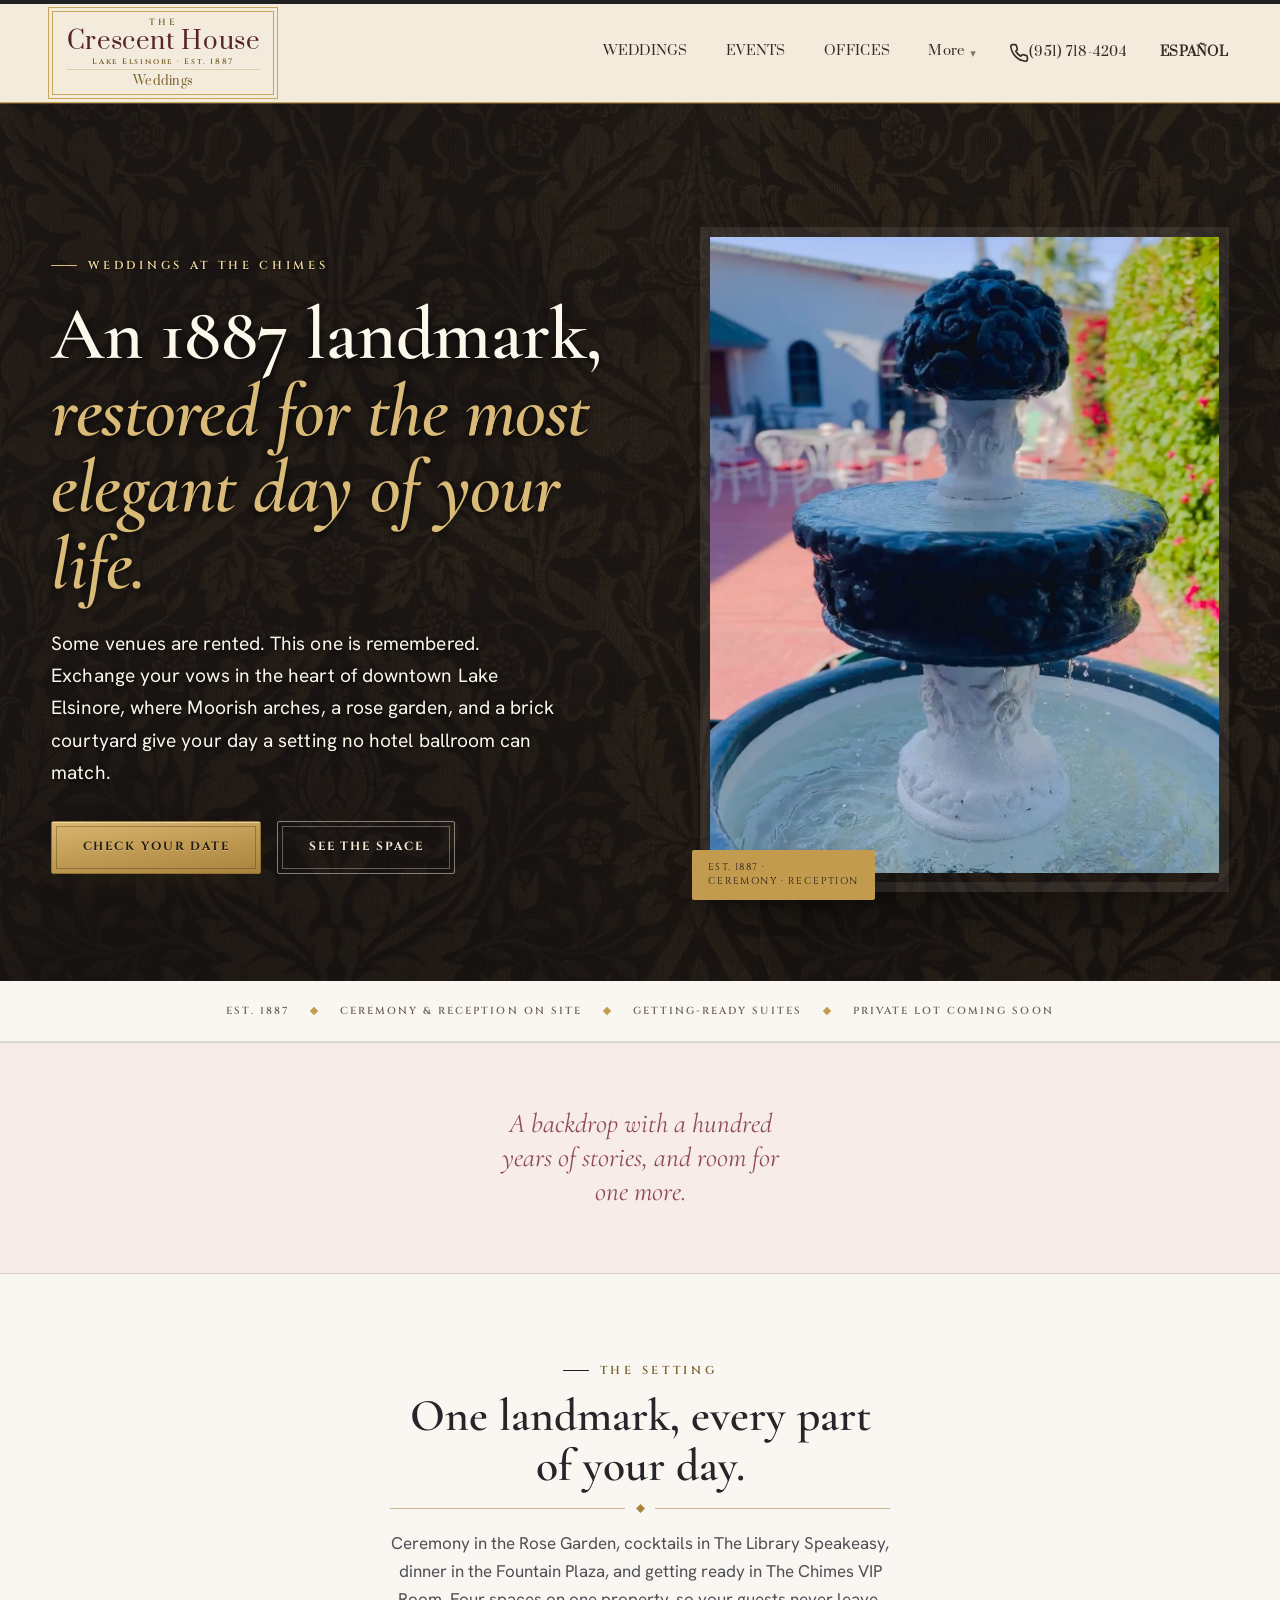
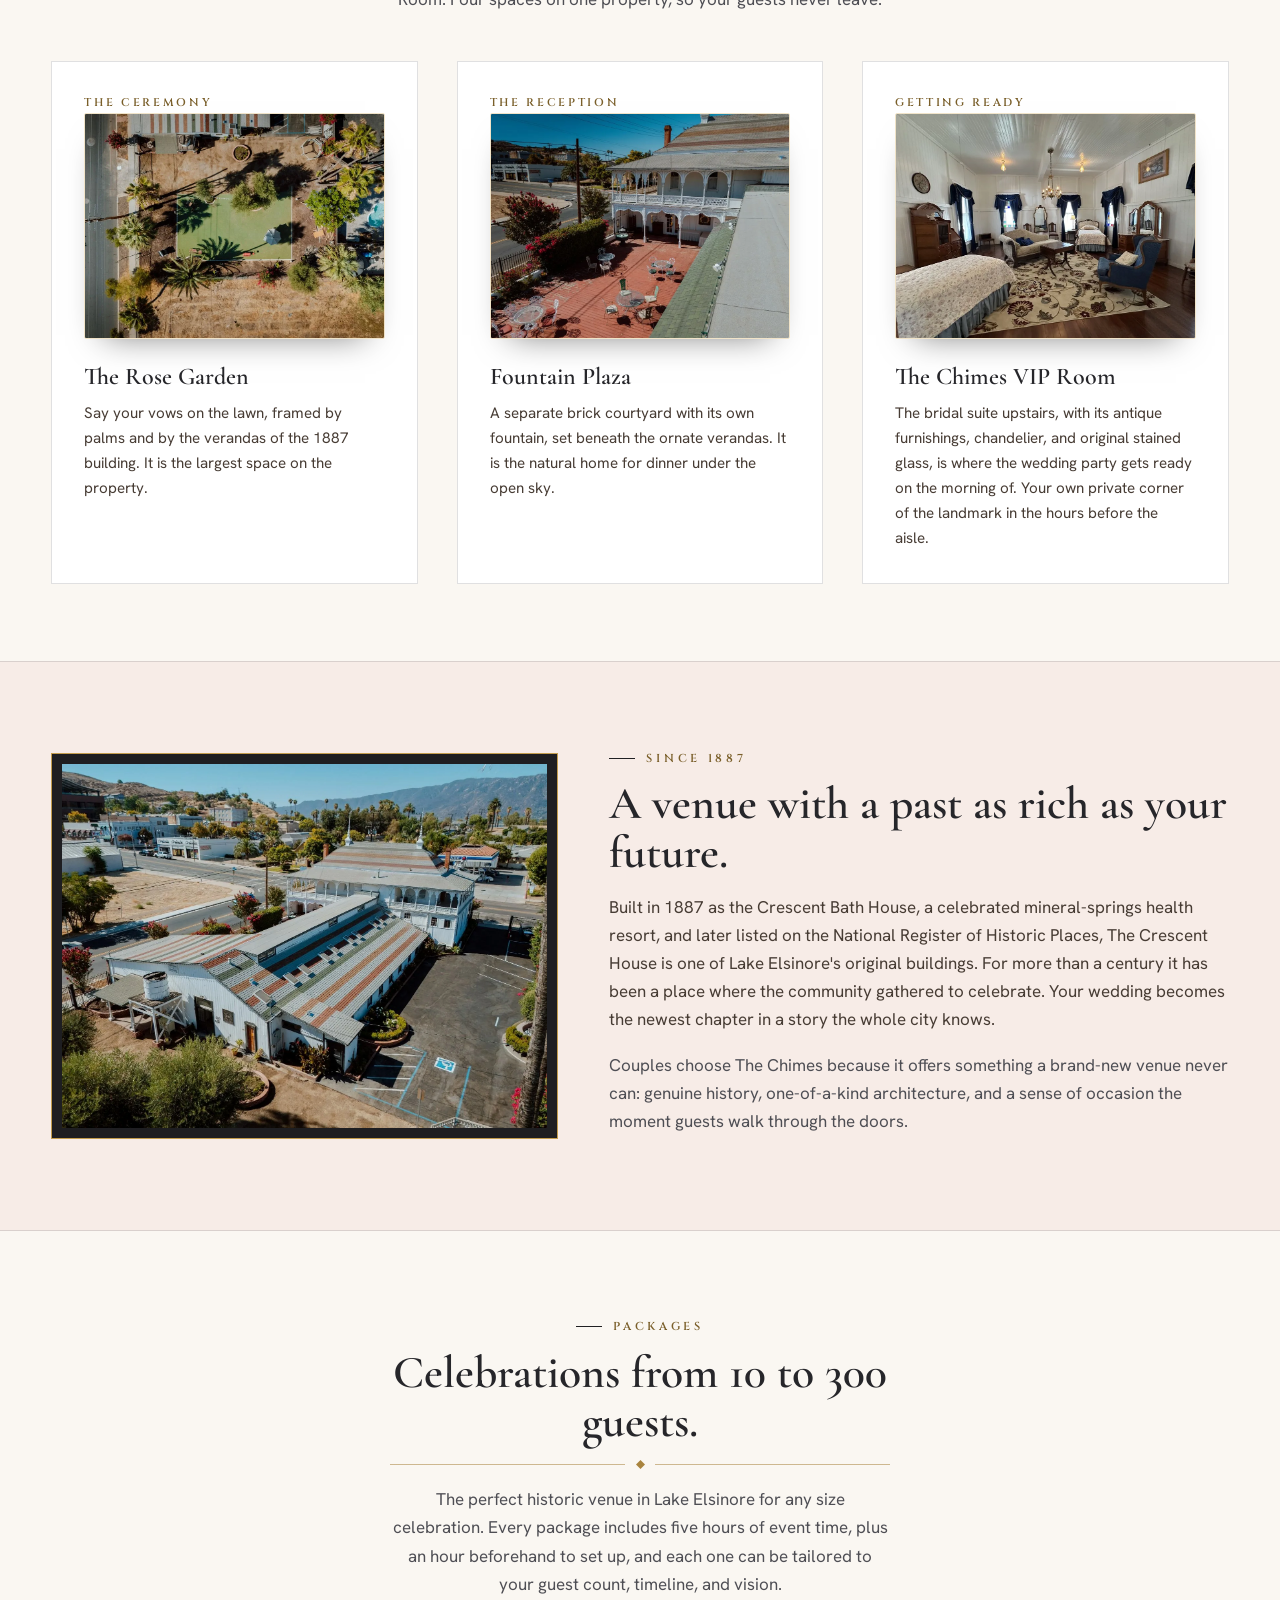
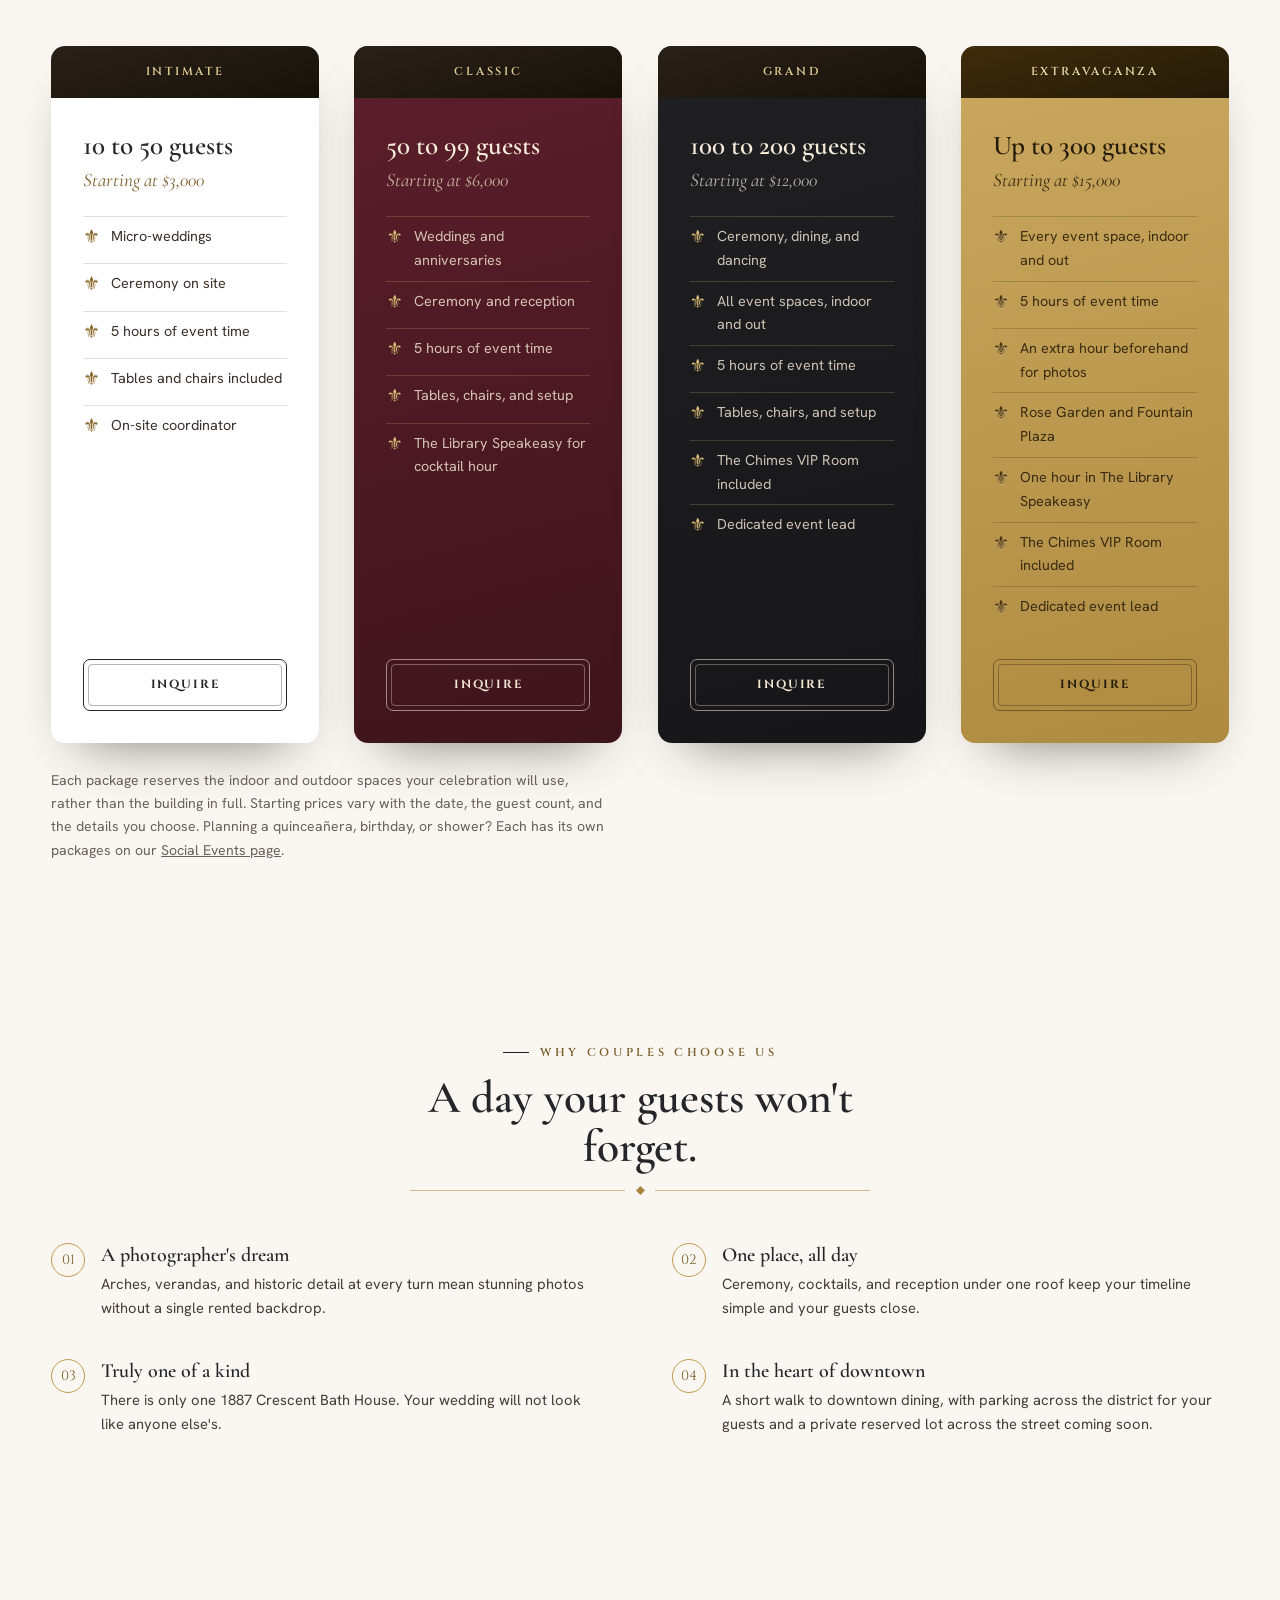
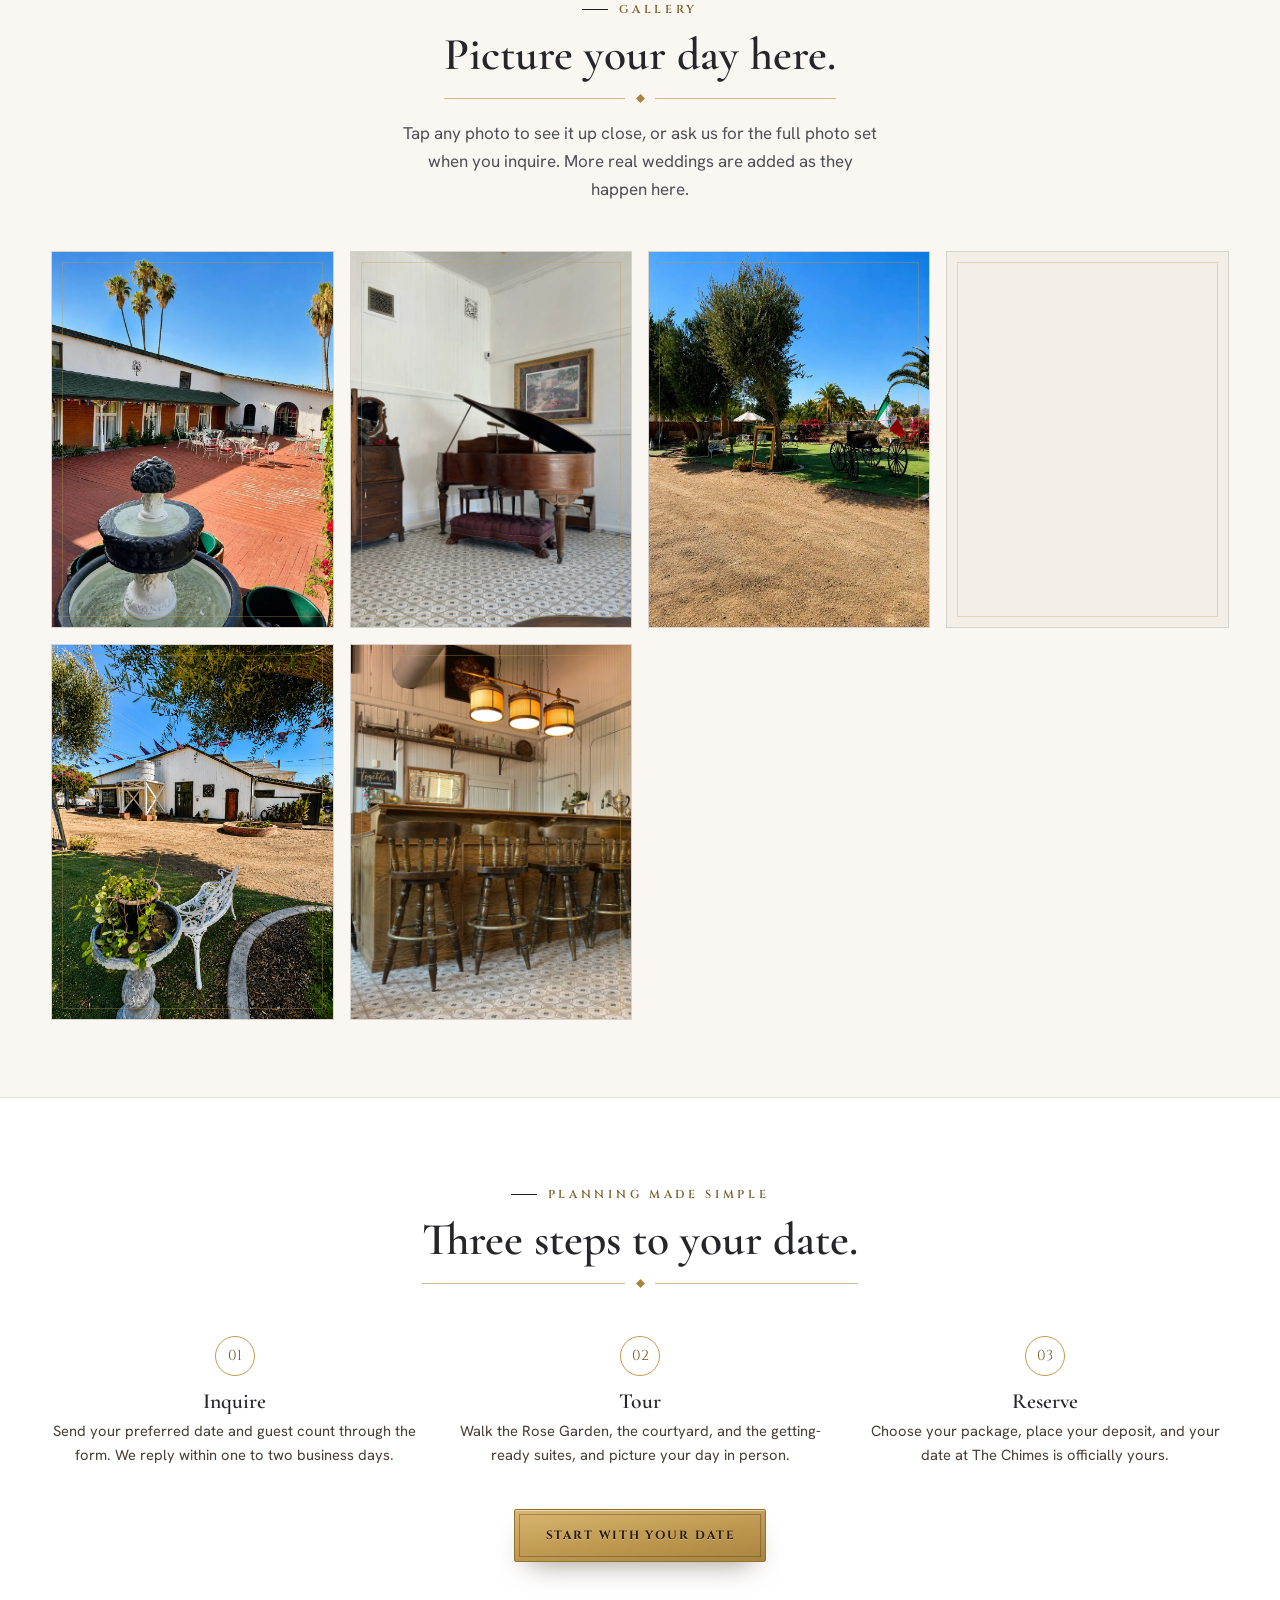
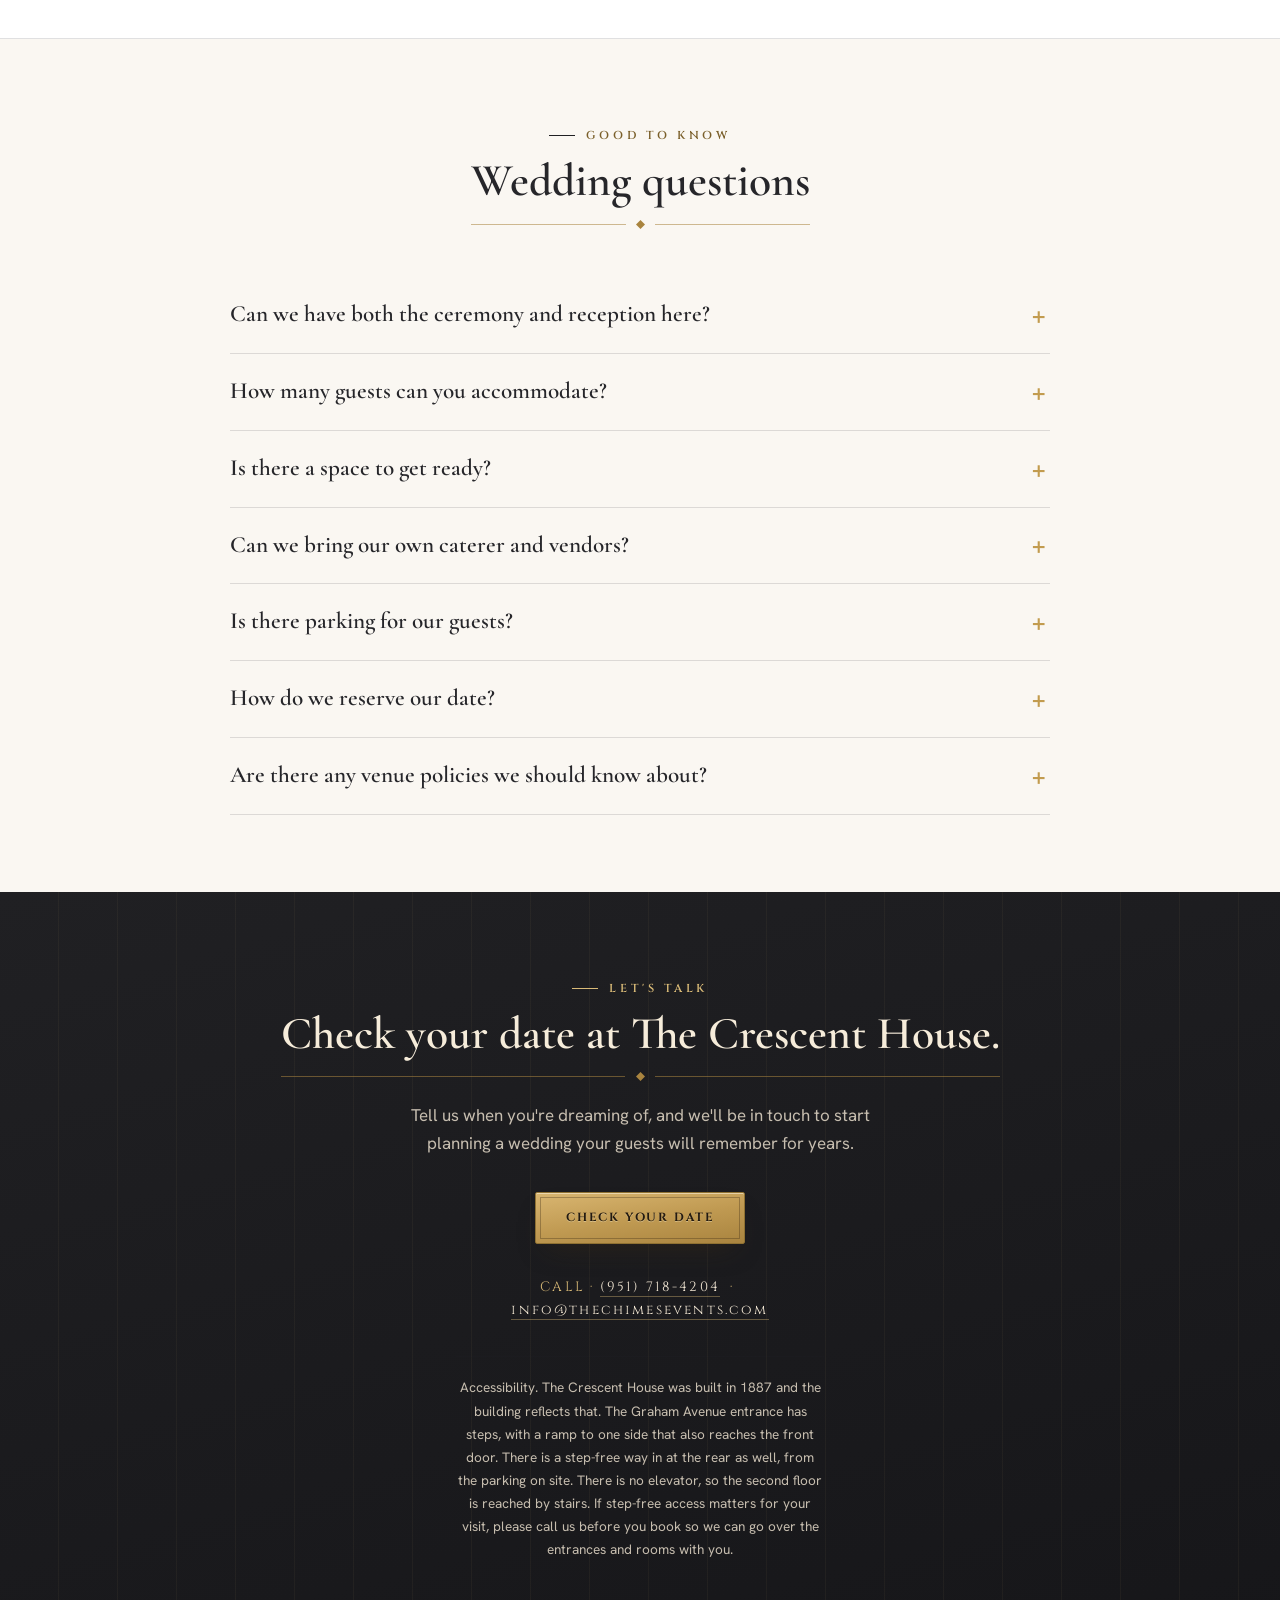
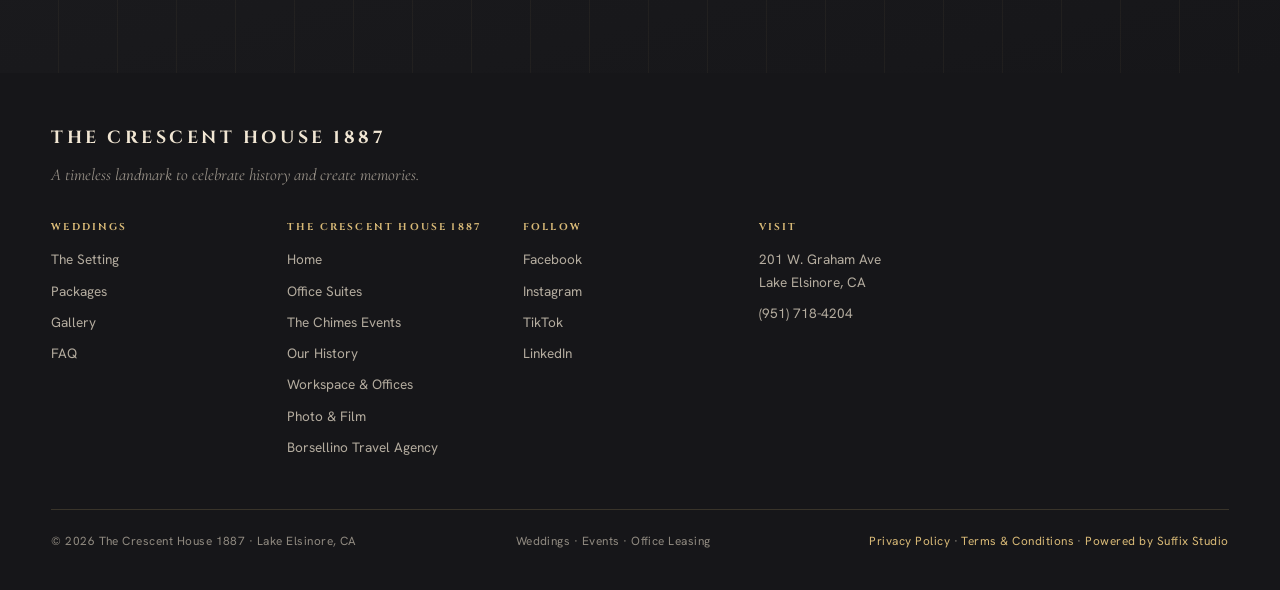
<file: weddings.html>
<!DOCTYPE html>
<html lang="en">
<head>
<meta charset="UTF-8" />
<meta name="viewport" content="width=device-width, initial-scale=1.0" />
  <meta name="theme-color" content="#283F51" />
<meta name="color-scheme" content="light" />
<meta name="description" content="Get married at The Chimes, the historic 1887 Crescent Bath House in Lake Elsinore. Moorish-Victorian architecture, a rose garden, and a courtyard." />
<link rel="icon" href="data:image/svg+xml,%3Csvg xmlns='http://www.w3.org/2000/svg' viewBox='0 0 32 32'%3E%3Crect width='32' height='32' rx='7' fill='%238E4A56'/%3E%3Ctext x='16' y='23' font-family='Georgia,serif' font-weight='700' font-size='21' fill='%23F3ECDD' text-anchor='middle'%3EC%3C/text%3E%3C/svg%3E" />
  <link rel="apple-touch-icon" href="apple-touch-icon.png" />
<meta property="og:type" content="business.business" />
<meta property="og:title" content="Weddings at The Chimes | Historic Venue in Lake Elsinore" />
<meta property="og:description" content="An 1887 landmark, restored for the most elegant day of your life. A one-of-a-kind historic wedding venue in downtown Lake Elsinore." />
<meta property="og:image" content="https://thecrescenthouse1887.com/images/og/weddings.jpg" />
<meta property="og:url" content="https://thecrescenthouse1887.com/weddings.html" />
  <link rel="canonical" href="https://thecrescenthouse1887.com/weddings.html" />
<meta name="twitter:card" content="summary_large_image" />
<meta name="twitter:title" content="Weddings at The Chimes | Lake Elsinore" />
<meta name="twitter:description" content="A historic 1887 wedding venue in downtown Lake Elsinore." />
<meta name="twitter:image" content="https://thecrescenthouse1887.com/images/og/weddings.jpg" />
<title>Wedding Venue in Lake Elsinore | The Chimes, Est. 1887</title>
<link rel="preconnect" href="https://fonts.googleapis.com" />
<link rel="preconnect" href="https://fonts.gstatic.com" crossorigin />
<link href="https://fonts.googleapis.com/css2?family=Old+Standard+TT:ital,wght@0,400;0,700;1,400&amp;family=Playfair+Display+SC:wght@400;700&amp;family=Prata&amp;family=Cinzel:wght@500;600;700&amp;family=Cormorant+Garamond:ital,wght@0,500;0,600;0,700;1,500&amp;family=Hanken+Grotesk:wght@400;500;600;700&amp;display=swap" rel="stylesheet" />

<link rel="stylesheet" href="styles.css" />
<link rel="stylesheet" href="interior.css" />
<style>
  /* ---- only this page's own styling ---- */
  :root{color-scheme: light;
    --ink:#26262A;--rose:#232326;--rose-deep:#141416;--plum:#202023;--plum-deep:#161619;--brass:#C29B4E;--brass-light:#D9BA77;
    --parchment:#FAF7F2;--parchment-2:#F3EFE8;--cream-card:#FFFFFF;--smoke:#85858C;--line:rgba(38,38,42,.14);
    --accent:var(--rose); --accent-deep:var(--rose-deep);}
  body{margin:0;background:#FAF7F2;border-top:4px solid var(--plum);color:#26262A;font-family:"Hanken Grotesk",system-ui,-apple-system,Segoe UI,sans-serif;font-size:17px;line-height:1.65;-webkit-font-smoothing:antialiased;overflow-wrap:break-word;}
  .eyebrow::before{content:"";width:26px;height:1px;background:var(--plum);display:inline-block;}
  .section{padding:clamp(4rem,6vw,6rem) 0;}
  .dd-toggle{font-size:.9rem;font-weight:500;color:var(--ink);text-decoration:none;background:none;border:none;cursor:pointer;font-family:inherit;padding:0;white-space:nowrap;}
  .dd-toggle{display:inline-flex;align-items:center;gap:.35rem;}
  .hero{position:relative;background:linear-gradient(165deg,var(--plum) 0%,var(--plum-deep) 100%);color:#F1E6D3;overflow:hidden;}
  .hero .btn-ghost:hover{background:#F4E9D6;color:var(--plum-deep);}
  .hero-photo img{display:block;width:100%;height:100%;object-fit:cover;aspect-ratio:4/5;}
  .welcome-grid{display:grid;grid-template-columns:.9fr 1.1fr;gap:clamp(2rem,4vw,3.5rem);align-items:center;}
  .welcome-photo{margin:0;border:8px solid var(--cream-card);box-shadow:0 24px 50px -28px rgba(51,34,42,.45);}
  .welcome-photo img{display:block;width:100%;height:100%;object-fit:cover;aspect-ratio:4/3;}
  .steps{background:var(--cream-card);border-top:1px solid var(--line);border-bottom:1px solid var(--line);}
  .quote-band{background:var(--parchment-2);border-top:1px solid var(--line);border-bottom:1px solid var(--line);}
  .charm img{width:100%;display:block;border:1px solid var(--brass);padding:10px;background:#202023;filter:contrast(1.02);}
  .pkg-grid{display:grid;grid-template-columns:repeat(4,1fr);gap:clamp(1.4rem,3vw,2.2rem);margin-top:3rem;}
  .pkg{border:0;border-radius:14px;overflow:hidden;background:var(--cream-card);
       padding:0 clamp(1.8rem,2.5vw,2.4rem) clamp(1.8rem,2.5vw,2.4rem);display:flex;flex-direction:column;
       box-shadow:0 26px 52px -30px rgba(26,20,10,.6);}
  /* four tiers, lightest to richest: cream, oxblood, charcoal, gold */
  .pkg--oxblood{background:linear-gradient(165deg,#5C1F2B,#3E141D);}
  .pkg--char{background:linear-gradient(165deg,var(--plum),var(--plum-deep));}
  .pkg--gold{background:linear-gradient(165deg,#CBA85F,#AE8B41);}
  .pkg .btn{border-radius:7px;}
  .pkg .btn::after{border-radius:4px;}
  .pkg--oxblood,.pkg--char{color:#F1E6D3;--marker-ink:#D9BA77;--marker-emboss:0 1px 0 rgba(0,0,0,.35);}
  .pkg--gold{color:#241B08;--marker-ink:#4A3410;--marker-emboss:0 1px 0 rgba(255,255,255,.32);}
  .pkg--oxblood .btn,.pkg--char .btn{color:#F1E6D3;border-color:rgba(241,230,211,.56);background:transparent;}
  .pkg--oxblood .btn:hover,.pkg--char .btn:hover{background:#F1E6D3;color:#1A1A1D;}
  .pkg--gold .btn{color:#241B08;border-color:rgba(36,27,8,.45);background:transparent;}
  .pkg--gold .btn:hover{background:#241B08;color:#E8D9A8;}
  .pkg .tier{display:block;text-align:center;margin:0 calc(-1 * clamp(1.8rem,2.5vw,2.4rem)) 1.5rem;
             padding:1.05rem .7rem;background:linear-gradient(165deg,#2A2118,#171208);
             font-family:"Cinzel",serif;font-size:.72rem;font-weight:600;letter-spacing:.24em;
             text-transform:uppercase;color:#E4CE97;}
  .pkg--oxblood .tier,.pkg--char .tier{color:#E4CE97;}
  .pkg--gold .tier{background:linear-gradient(165deg,#3E2C0B,#241B08);color:#E8D9A8;}
  .pkg h3{font-size:1.7rem;margin:.6rem 0 .3rem;}
  .pkg--oxblood h3,.pkg--char h3{color:#F6ECDA;}
  .pkg--gold h3{color:#241B08;}
  .pkg .price{font-family:"Cormorant Garamond",serif;font-size:1.2rem;font-style:italic;color:var(--brass-ink);margin-bottom:1.2rem;}
  .pkg--oxblood .price,.pkg--char .price{color:rgba(241,230,211,.75);}
  .pkg--gold .price{color:rgba(36,27,8,.88);}
  .pkg ul{list-style:none;padding:0;margin:0 0 1.6rem;flex:1;}
  .pkg li{padding:.5rem 0;border-top:1px solid var(--line);font-size:.9rem;color:#3a302a;display:flex;gap:0;align-items:flex-start;}
  .pkg--oxblood li,.pkg--char li{border-top-color:rgba(217,186,119,.22);color:rgba(241,230,211,.82);}
  .pkg--gold li{border-top-color:rgba(36,27,8,.20);color:rgba(36,27,8,.86);}
  .pkg ul{list-style:none;}
  .testi{background:var(--parchment-2);}
  .testi-grid{display:grid;grid-template-columns:repeat(3,1fr);gap:clamp(1.4rem,3vw,2.2rem);margin-top:3rem;}
  .testi-card{background:var(--parchment);border:1px solid var(--line);padding:1.8rem;}
  .testi-card .stars{color:var(--brass);letter-spacing:.2em;font-size:.9rem;margin-bottom:1rem;}
  .testi-card p{font-family:"Cormorant Garamond",serif;font-style:italic;font-size:1.2rem;color:var(--ink);line-height:1.35;margin:0 0 1.1rem;}
  .testi-card .who{font-family:"Cinzel",serif;font-size:.6rem;letter-spacing:.18em;text-transform:uppercase;color:var(--smoke);}
  .final{background:linear-gradient(165deg,var(--plum),var(--plum-deep));color:#F1E6D3;text-align:center;position:relative;overflow:hidden;}
  footer{background:var(--plum-deep);color:rgba(241,230,211,.72);padding:3.2rem 0 2.4rem;}
  .modal-head{background:linear-gradient(160deg,var(--plum),var(--plum-deep));color:#F4E9D6;padding:1.8rem 2rem 1.6rem;position:relative;}
  .charm img{cursor:zoom-in;}
  @media(max-width:1240px){
    .pkg-grid{grid-template-columns:repeat(2,1fr);}
  }
  @media(max-width:1080px){
    .welcome-grid{grid-template-columns:1fr;}
    .pkg-grid{grid-template-columns:repeat(2,1fr);}
    .testi-grid{grid-template-columns:1fr;}
  }
  @media(max-width:700px){
    .pkg-grid{grid-template-columns:1fr;}
  }
  @media(max-width:1024px){
    .dd-toggle{width:100%;justify-content:space-between;}
  }
  @media(max-width:520px){
    body{font-size:16px;}
  }
  @media (prefers-color-scheme: dark){
    body{background:#FAF7F2 !important;}
    body{color:#26262A !important;}
    .quote-band{background:#F7ECE7 !important;}
    .testi{background:#F7ECE7 !important;}
    .pkg:not([class*="pkg--"]){background:#FFFFFF !important;}
    .testi-card{background:#FFFFFF !important;}
    .pkg--oxblood{background:#5C1F2B !important;color:#F1E6D3 !important;}
    .pkg--char{background:#202023 !important;color:#F1E6D3 !important;}
    .pkg--gold{background:#C09C55 !important;color:#241B08 !important;}
    .final{background:#202023 !important;color:#F1E6D3 !important;}
    .hero{background:#202023 !important;color:#F1E6D3 !important;}
    footer{background:#161619 !important;}
  }

/* the honeypot. Invisible to people. Bots fill it in and get dropped. */
.hp{position:absolute;left:-9999px;width:1px;height:1px;overflow:hidden;}
@media (max-width:640px){
}
.quote-band,.testi{background:#F7ECE7;}
/* editorial scale, luxury spec */
.hero h1{font-size:clamp(2.7rem,7.2vw,4.7rem);line-height:1.02;}
h2{font-size:clamp(1.85rem,4.3vw,2.85rem);line-height:1.08;}
.quote-band blockquote,.quote-band .quote-inner p{font-size:clamp(1.25rem,2.6vw,1.7rem);}

@media(min-width:1025px){}
@media(max-width:1024px){}
section.hero{padding-top:clamp(1.4rem,3vw,2.2rem);}

.set-card{display:flex;flex-direction:column;}
.set-shot{width:100%;aspect-ratio:4/3;object-fit:cover;display:block;border-radius:2px;
  margin-bottom:.9rem;border:1px solid rgba(217,186,119,.4);
  box-shadow:0 16px 32px -20px rgba(0,0,0,.55);}
.g-cap{position:absolute;left:0;right:0;bottom:0;margin:0;z-index:2;text-align:center;
  font-family:"Cinzel",serif;font-size:.56rem;letter-spacing:.16em;text-transform:uppercase;color:#f3e7d3;
  padding:1.7rem .7rem .8rem;background:linear-gradient(rgba(28,10,14,0) 0%,rgba(28,10,14,.62) 42%,rgba(28,10,14,.94) 100%);
  opacity:0;transform:translateY(6px);transition:opacity .3s ease,transform .3s ease;}
.g-tile:hover .g-cap,.g-tile:focus-within .g-cap{opacity:1;transform:none;}
</style>
<script type="application/ld+json">
{
  "@context": "https://schema.org",
  "@type": [
    "EventVenue",
    "LocalBusiness",
    "TouristAttraction",
    "LandmarksOrHistoricalBuildings"
  ],
  "@id": "https://thecrescenthouse1887.com/#organization",
  "name": "The Crescent House 1887",
  "alternateName": [
    "The Chimes",
    "The Crescent House",
    "Crescent Bath House",
    "Crescent Bathhouse"
  ],
  "description": "Historic 1887 landmark in downtown Lake Elsinore, home to a restored event and banquet venue, with boutique office suites in the same building.",
  "foundingDate": "1887",
  "url": "https://thecrescenthouse1887.com",
  "telephone": "+1-951-718-4204",
  "email": "info@thecrescenthouse1887.com",
  "address": {
    "@type": "PostalAddress",
    "streetAddress": "201 W. Graham Avenue",
    "addressLocality": "Lake Elsinore",
    "addressRegion": "CA",
    "postalCode": "92530",
    "addressCountry": "US"
  },
  "geo": {
    "@type": "GeoCoordinates",
    "latitude": 33.6686208,
    "longitude": -117.3291812
  },
  "hasMap": "https://www.google.com/maps/search/?api=1&query=The%20Crescent%20House%2C%20201%20W%20Graham%20Ave%2C%20Lake%20Elsinore%2C%20CA%2092530&query_place_id=ChIJpys4Qxyb3IARfDXrHLcU5A4",
  "sameAs": [
    "https://www.facebook.com/thecrescent1887",
    "https://www.instagram.com/thecrescenthouse1887",
    "https://www.tiktok.com/@thecrescent1887",
    "https://www.linkedin.com/company/the-crescent-house/"
  ],
  "image": [
    "https://thecrescenthouse1887.com/images/home-hero-facade.jpg",
    "https://thecrescenthouse1887.com/images/property-aerial.jpg"
  ],
  "openingHoursSpecification": [
    {
      "@type": "OpeningHoursSpecification",
      "dayOfWeek": [
        "Monday",
        "Tuesday",
        "Wednesday",
        "Thursday",
        "Friday"
      ],
      "opens": "08:00",
      "closes": "18:00",
      "description": "Workspace and offices"
    },
    {
      "@type": "OpeningHoursSpecification",
      "dayOfWeek": [
        "Friday",
        "Saturday",
        "Sunday"
      ],
      "opens": "09:00",
      "closes": "18:00",
      "description": "Historic tours, by appointment"
    }
  ],
  "priceRange": "$50-$15000",
  "areaServed": [
    {
      "@type": "City",
      "name": "Lake Elsinore"
    },
    {
      "@type": "City",
      "name": "Wildomar"
    },
    {
      "@type": "City",
      "name": "Murrieta"
    },
    {
      "@type": "City",
      "name": "Menifee"
    },
    {
      "@type": "City",
      "name": "Canyon Lake"
    },
    {
      "@type": "City",
      "name": "Temecula"
    },
    {
      "@type": "AdministrativeArea",
      "name": "Riverside County"
    }
  ],
  "amenityFeature": [
    {
      "@type": "LocationFeatureSpecification",
      "name": "Historic 1887 landmark on the National Register of Historic Places",
      "value": true
    },
    {
      "@type": "LocationFeatureSpecification",
      "name": "Indoor and outdoor event spaces",
      "value": true
    },
    {
      "@type": "LocationFeatureSpecification",
      "name": "On-site parking for VIP arrivals",
      "value": true
    },
    {
      "@type": "LocationFeatureSpecification",
      "name": "Street parking in the surrounding downtown district",
      "value": true
    },
    {
      "@type": "LocationFeatureSpecification",
      "name": "Ultrafast wifi",
      "value": true
    },
    {
      "@type": "LocationFeatureSpecification",
      "name": "Mounted TV with HDMI in the boardroom and training center",
      "value": true
    },
    {
      "@type": "LocationFeatureSpecification",
      "name": "Heating and air conditioning",
      "value": true
    },
    {
      "@type": "LocationFeatureSpecification",
      "name": "Catering ready, through a preferred vendor list",
      "value": true
    },
    {
      "@type": "LocationFeatureSpecification",
      "name": "Boutique office suites and shared coworking",
      "value": true
    },
    {
      "@type": "LocationFeatureSpecification",
      "name": "Virtual office and mail handling",
      "value": true
    },
    {
      "@type": "LocationFeatureSpecification",
      "name": "Wheelchair accessible second floor",
      "value": false
    }
  ],
  "department": {
    "@type": "TravelAgency",
    "@id": "https://thecrescenthouse1887.com/#borsellino",
    "name": "Borsellino Travel"
  },
  "identifier": {
    "@type": "PropertyValue",
    "propertyID": "NRHP",
    "name": "National Register of Historic Places reference number",
    "value": "75000453"
  },
  "additionalProperty": [
    {
      "@type": "PropertyValue",
      "propertyID": "https://www.wikidata.org/wiki/Property:P84",
      "name": "Architect",
      "value": "Frank Ferris"
    },
    {
      "@type": "PropertyValue",
      "name": "Added to the National Register of Historic Places",
      "value": "1975-07-30"
    },
    {
      "@type": "PropertyValue",
      "name": "Name on the National Register",
      "value": "Crescent Bathhouse"
    }
  ],
  "containsPlace": [
    {
      "@type": "EventVenue",
      "@id": "https://thecrescenthouse1887.com/#room-rose-garden",
      "name": "Rose Garden",
      "description": "The outdoor garden, used for ceremonies and for the largest receptions."
    },
    {
      "@type": "EventVenue",
      "@id": "https://thecrescenthouse1887.com/#room-fountain-plaza",
      "name": "Fountain Plaza",
      "description": "The open air courtyard, used for dinner and dancing."
    },
    {
      "@type": "EventVenue",
      "@id": "https://thecrescenthouse1887.com/#room-the-library-speakeasy",
      "name": "The Library Speakeasy",
      "description": "The bar and cocktail room. All cocktail service happens here."
    },
    {
      "@type": "Room",
      "@id": "https://thecrescenthouse1887.com/#room-the-parlor-room",
      "name": "The Parlor Room",
      "description": "A Victorian parlor for smaller gatherings. Standing only, with seating on the furniture in the room. No seated dining."
    },
    {
      "@type": "MeetingRoom",
      "@id": "https://thecrescenthouse1887.com/#room-the-crescent-training-center",
      "name": "The Crescent Training Center",
      "description": "The largest indoor room, with leather chairs, work tables and a mounted TV you can connect to with an HDMI cable.",
      "maximumAttendeeCapacity": 50,
      "additionalProperty": [
        {
          "@type": "PropertyValue",
          "name": "Classroom style",
          "value": 32
        },
        {
          "@type": "PropertyValue",
          "name": "Theater style",
          "value": 50
        }
      ]
    },
    {
      "@type": "MeetingRoom",
      "@id": "https://thecrescenthouse1887.com/#room-the-elsinore-boardroom",
      "name": "The Elsinore Boardroom",
      "description": "The most private room, with an executive table and a door that closes.",
      "maximumAttendeeCapacity": 10,
      "additionalProperty": [
        {
          "@type": "PropertyValue",
          "name": "Seats",
          "value": 10
        }
      ]
    },
    {
      "@type": "MeetingRoom",
      "@id": "https://thecrescenthouse1887.com/#room-the-ferris-suite",
      "name": "The Ferris Suite",
      "description": "Warm wood, vintage detail and natural light. The smallest meeting room.",
      "maximumAttendeeCapacity": 6,
      "additionalProperty": [
        {
          "@type": "PropertyValue",
          "name": "Seats",
          "value": 6
        }
      ]
    },
    {
      "@type": "MeetingRoom",
      "@id": "https://thecrescenthouse1887.com/#room-the-machado-suite",
      "name": "The Machado Suite",
      "description": "Currently under renovation. A versatile work and meeting room.",
      "maximumAttendeeCapacity": 16,
      "additionalProperty": [
        {
          "@type": "PropertyValue",
          "name": "Seats when it opens",
          "value": 16
        }
      ]
    },
    {
      "@type": "Room",
      "@id": "https://thecrescenthouse1887.com/#room-the-chimes-vip-room",
      "name": "The Chimes VIP Room",
      "description": "The room upstairs where the wedding party or the guest of honor gets ready. On the second floor, reached by stairs, as there is no elevator."
    }
  ],
  "hasOfferCatalog": {
    "@type": "OfferCatalog",
    "@id": "https://thecrescenthouse1887.com/#catalog",
    "name": "Rooms, plans and packages at The Crescent House 1887",
    "itemListElement": [
      {
        "@type": "OfferCatalog",
        "@id": "https://thecrescenthouse1887.com/#catalog-wedding-packages",
        "name": "Wedding packages",
        "itemListElement": [
          {
            "@type": "Offer",
            "name": "Intimate wedding package",
            "description": "10 to 50 guests. Micro-weddings, ceremony on site, five hours of event time, tables and chairs included, and an on-site coordinator.",
            "url": "https://thecrescenthouse1887.com/weddings.html#packages",
            "priceCurrency": "USD",
            "price": "3000",
            "priceSpecification": {
              "@type": "PriceSpecification",
              "@id": "https://thecrescenthouse1887.com/weddings.html#package-intimate-price",
              "priceCurrency": "USD",
              "minPrice": 3000,
              "valueAddedTaxIncluded": false
            },
            "availability": "https://schema.org/InStock",
            "itemOffered": {
              "@type": "Service",
              "name": "Intimate wedding package",
              "serviceType": "Wedding and event venue rental"
            },
            "@id": "https://thecrescenthouse1887.com/#offer-wedding-intimate"
          },
          {
            "@type": "Offer",
            "name": "Classic wedding package",
            "description": "50 to 99 guests. Ceremony and reception, five hours of event time, tables, chairs and setup, and The Library Speakeasy for cocktail hour.",
            "url": "https://thecrescenthouse1887.com/weddings.html#packages",
            "priceCurrency": "USD",
            "price": "6000",
            "priceSpecification": {
              "@type": "PriceSpecification",
              "@id": "https://thecrescenthouse1887.com/weddings.html#package-classic-price",
              "priceCurrency": "USD",
              "minPrice": 6000,
              "valueAddedTaxIncluded": false
            },
            "availability": "https://schema.org/InStock",
            "itemOffered": {
              "@type": "Service",
              "name": "Classic wedding package",
              "serviceType": "Wedding and event venue rental"
            },
            "@id": "https://thecrescenthouse1887.com/#offer-wedding-classic"
          },
          {
            "@type": "Offer",
            "name": "Grand wedding package",
            "description": "100 to 200 guests. Ceremony, dining and dancing across all event spaces indoor and out, five hours of event time, tables, chairs and setup, The Chimes VIP Room included, and a dedicated event lead.",
            "url": "https://thecrescenthouse1887.com/weddings.html#packages",
            "priceCurrency": "USD",
            "price": "12000",
            "priceSpecification": {
              "@type": "PriceSpecification",
              "@id": "https://thecrescenthouse1887.com/weddings.html#package-grand-price",
              "priceCurrency": "USD",
              "minPrice": 12000,
              "valueAddedTaxIncluded": false
            },
            "availability": "https://schema.org/InStock",
            "itemOffered": {
              "@type": "Service",
              "name": "Grand wedding package",
              "serviceType": "Wedding and event venue rental"
            },
            "@id": "https://thecrescenthouse1887.com/#offer-wedding-grand"
          },
          {
            "@type": "Offer",
            "name": "Extravaganza wedding package",
            "description": "Up to 300 guests. Every event space indoor and out, five hours of event time plus an extra hour beforehand for photos, the Rose Garden and Fountain Plaza, one hour in The Library Speakeasy, The Chimes VIP Room included, and a dedicated event lead.",
            "url": "https://thecrescenthouse1887.com/weddings.html#packages",
            "priceCurrency": "USD",
            "price": "15000",
            "priceSpecification": {
              "@type": "PriceSpecification",
              "@id": "https://thecrescenthouse1887.com/weddings.html#package-extravaganza-price",
              "priceCurrency": "USD",
              "minPrice": 15000,
              "valueAddedTaxIncluded": false
            },
            "availability": "https://schema.org/InStock",
            "itemOffered": {
              "@type": "Service",
              "name": "Extravaganza wedding package",
              "serviceType": "Wedding and event venue rental"
            },
            "@id": "https://thecrescenthouse1887.com/#offer-wedding-extravaganza"
          }
        ]
      },
      {
        "@type": "OfferCatalog",
        "@id": "https://thecrescenthouse1887.com/#catalog-meeting-rooms",
        "name": "Meeting rooms",
        "itemListElement": [
          {
            "@type": "Offer",
            "@id": "https://thecrescenthouse1887.com/#offer-room-the-crescent-training-center",
            "name": "The Crescent Training Center",
            "description": "Hire by the hour at $250, the half day of four hours at $650, or the full day of eight at $1,200.",
            "priceCurrency": "USD",
            "price": "250",
            "priceSpecification": [
              {
                "@type": "UnitPriceSpecification",
                "priceCurrency": "USD",
                "price": 250,
                "unitText": "hour",
                "unitCode": "HUR"
              },
              {
                "@type": "UnitPriceSpecification",
                "priceCurrency": "USD",
                "price": 650,
                "unitText": "half day, 4 hours"
              },
              {
                "@type": "UnitPriceSpecification",
                "priceCurrency": "USD",
                "price": 1200,
                "unitText": "full day, 8 hours"
              }
            ],
            "availability": "https://schema.org/InStock",
            "itemOffered": {
              "@type": "Service",
              "name": "The Crescent Training Center hire",
              "serviceType": "Meeting room hire"
            }
          },
          {
            "@type": "Offer",
            "@id": "https://thecrescenthouse1887.com/#offer-room-the-elsinore-boardroom",
            "name": "The Elsinore Boardroom",
            "description": "Hire by the hour at $150, the half day of four hours at $350, or the full day of eight at $750.",
            "priceCurrency": "USD",
            "price": "150",
            "priceSpecification": [
              {
                "@type": "UnitPriceSpecification",
                "priceCurrency": "USD",
                "price": 150,
                "unitText": "hour",
                "unitCode": "HUR"
              },
              {
                "@type": "UnitPriceSpecification",
                "priceCurrency": "USD",
                "price": 350,
                "unitText": "half day, 4 hours"
              },
              {
                "@type": "UnitPriceSpecification",
                "priceCurrency": "USD",
                "price": 750,
                "unitText": "full day, 8 hours"
              }
            ],
            "availability": "https://schema.org/InStock",
            "itemOffered": {
              "@type": "Service",
              "name": "The Elsinore Boardroom hire",
              "serviceType": "Meeting room hire"
            }
          },
          {
            "@type": "Offer",
            "@id": "https://thecrescenthouse1887.com/#offer-room-the-ferris-suite",
            "name": "The Ferris Suite",
            "description": "Hire by the hour at $75, the half day of four hours at $250, or the full day of eight at $600.",
            "priceCurrency": "USD",
            "price": "75",
            "priceSpecification": [
              {
                "@type": "UnitPriceSpecification",
                "priceCurrency": "USD",
                "price": 75,
                "unitText": "hour",
                "unitCode": "HUR"
              },
              {
                "@type": "UnitPriceSpecification",
                "priceCurrency": "USD",
                "price": 250,
                "unitText": "half day, 4 hours"
              },
              {
                "@type": "UnitPriceSpecification",
                "priceCurrency": "USD",
                "price": 600,
                "unitText": "full day, 8 hours"
              }
            ],
            "availability": "https://schema.org/InStock",
            "itemOffered": {
              "@type": "Service",
              "name": "The Ferris Suite hire",
              "serviceType": "Meeting room hire"
            }
          },
          {
            "@type": "Offer",
            "@id": "https://thecrescenthouse1887.com/#offer-room-the-machado-suite",
            "name": "The Machado Suite",
            "description": "Hire by the hour at $150, the half day of four hours at $350, or the full day of eight at $750. Currently under renovation.",
            "priceCurrency": "USD",
            "price": "150",
            "priceSpecification": [
              {
                "@type": "UnitPriceSpecification",
                "priceCurrency": "USD",
                "price": 150,
                "unitText": "hour",
                "unitCode": "HUR"
              },
              {
                "@type": "UnitPriceSpecification",
                "priceCurrency": "USD",
                "price": 350,
                "unitText": "half day, 4 hours"
              },
              {
                "@type": "UnitPriceSpecification",
                "priceCurrency": "USD",
                "price": 750,
                "unitText": "full day, 8 hours"
              }
            ],
            "availability": "https://schema.org/PreOrder",
            "itemOffered": {
              "@type": "Service",
              "name": "The Machado Suite hire",
              "serviceType": "Meeting room hire"
            }
          }
        ]
      },
      {
        "@type": "OfferCatalog",
        "@id": "https://thecrescenthouse1887.com/#catalog-workspace-and-virtual-office",
        "name": "Workspace and virtual office",
        "itemListElement": [
          {
            "@type": "Offer",
            "@id": "https://thecrescenthouse1887.com/#offer-day-pass",
            "name": "Day Pass",
            "description": "A full day in the building whenever you need it. No membership required.",
            "priceCurrency": "USD",
            "availability": "https://schema.org/InStock",
            "itemOffered": {
              "@type": "Service",
              "name": "Day Pass",
              "serviceType": "Workspace and virtual office"
            },
            "price": "50",
            "priceSpecification": [
              {
                "@type": "UnitPriceSpecification",
                "priceCurrency": "USD",
                "price": 50,
                "unitText": "day"
              }
            ]
          },
          {
            "@type": "Offer",
            "@id": "https://thecrescenthouse1887.com/#offer-tradition",
            "name": "Tradition",
            "description": "The virtual office plan. Business address at 201 W. Graham Avenue, a dedicated mailbox, and unlimited open seating in the shared rooms. Quoted monthly.",
            "priceCurrency": "USD",
            "availability": "https://schema.org/InStock",
            "itemOffered": {
              "@type": "Service",
              "name": "Tradition",
              "serviceType": "Workspace and virtual office"
            }
          },
          {
            "@type": "Offer",
            "@id": "https://thecrescenthouse1887.com/#offer-legacy",
            "name": "Legacy",
            "description": "Everything in Tradition, plus a semi-private furnished 10 by 10 office suite with up to 40 hours a month. Quoted monthly.",
            "priceCurrency": "USD",
            "availability": "https://schema.org/InStock",
            "itemOffered": {
              "@type": "Service",
              "name": "Legacy",
              "serviceType": "Workspace and virtual office"
            }
          },
          {
            "@type": "Offer",
            "@id": "https://thecrescenthouse1887.com/#offer-heritage",
            "name": "Heritage",
            "description": "Everything in Tradition, plus a semi-private furnished 10 by 10 office suite with up to 80 hours a month. Quoted monthly.",
            "priceCurrency": "USD",
            "availability": "https://schema.org/InStock",
            "itemOffered": {
              "@type": "Service",
              "name": "Heritage",
              "serviceType": "Workspace and virtual office"
            }
          }
        ]
      }
    ]
  },
  "subOrganization": {
    "@type": "Organization",
    "@id": "https://thecrescenthouse1887.com/#thechimes",
    "name": "The Chimes",
    "alternateName": [
      "The Chimes Events",
      "The Chimes Venue"
    ],
    "description": "The event and banquet venue inside The Crescent House 1887. Weddings, quinceañeras, social celebrations and corporate gatherings.",
    "url": "https://thecrescenthouse1887.com/chimes-events.html",
    "telephone": "+1-951-718-4204",
    "email": "info@thechimesevents.com",
    "parentOrganization": {
      "@id": "https://thecrescenthouse1887.com/#organization"
    }
  },
  "makesOffer": [
    {
      "@type": "Offer",
      "name": "Intimate wedding package",
      "description": "10 to 50 guests. Micro-weddings, ceremony on site, five hours of event time, tables and chairs included, and an on-site coordinator.",
      "url": "https://thecrescenthouse1887.com/weddings.html#packages",
      "priceCurrency": "USD",
      "price": "3000",
      "priceSpecification": {
        "@type": "PriceSpecification",
        "@id": "https://thecrescenthouse1887.com/weddings.html#package-intimate-price",
        "priceCurrency": "USD",
        "minPrice": 3000,
        "valueAddedTaxIncluded": false
      },
      "availability": "https://schema.org/InStock",
      "itemOffered": {
        "@type": "Service",
        "name": "Intimate wedding package",
        "serviceType": "Wedding and event venue rental"
      }
    },
    {
      "@type": "Offer",
      "name": "Classic wedding package",
      "description": "50 to 99 guests. Ceremony and reception, five hours of event time, tables, chairs and setup, and The Library Speakeasy for cocktail hour.",
      "url": "https://thecrescenthouse1887.com/weddings.html#packages",
      "priceCurrency": "USD",
      "price": "6000",
      "priceSpecification": {
        "@type": "PriceSpecification",
        "@id": "https://thecrescenthouse1887.com/weddings.html#package-classic-price",
        "priceCurrency": "USD",
        "minPrice": 6000,
        "valueAddedTaxIncluded": false
      },
      "availability": "https://schema.org/InStock",
      "itemOffered": {
        "@type": "Service",
        "name": "Classic wedding package",
        "serviceType": "Wedding and event venue rental"
      }
    },
    {
      "@type": "Offer",
      "name": "Grand wedding package",
      "description": "100 to 200 guests. Ceremony, dining and dancing across all event spaces indoor and out, five hours of event time, tables, chairs and setup, The Chimes VIP Room included, and a dedicated event lead.",
      "url": "https://thecrescenthouse1887.com/weddings.html#packages",
      "priceCurrency": "USD",
      "price": "12000",
      "priceSpecification": {
        "@type": "PriceSpecification",
        "@id": "https://thecrescenthouse1887.com/weddings.html#package-grand-price",
        "priceCurrency": "USD",
        "minPrice": 12000,
        "valueAddedTaxIncluded": false
      },
      "availability": "https://schema.org/InStock",
      "itemOffered": {
        "@type": "Service",
        "name": "Grand wedding package",
        "serviceType": "Wedding and event venue rental"
      }
    },
    {
      "@type": "Offer",
      "name": "Extravaganza wedding package",
      "description": "Up to 300 guests. Every event space indoor and out, five hours of event time plus an extra hour beforehand for photos, the Rose Garden and Fountain Plaza, one hour in The Library Speakeasy, The Chimes VIP Room included, and a dedicated event lead.",
      "url": "https://thecrescenthouse1887.com/weddings.html#packages",
      "priceCurrency": "USD",
      "price": "15000",
      "priceSpecification": {
        "@type": "PriceSpecification",
        "@id": "https://thecrescenthouse1887.com/weddings.html#package-extravaganza-price",
        "priceCurrency": "USD",
        "minPrice": 15000,
        "valueAddedTaxIncluded": false
      },
      "availability": "https://schema.org/InStock",
      "itemOffered": {
        "@type": "Service",
        "name": "Extravaganza wedding package",
        "serviceType": "Wedding and event venue rental"
      }
    }
  ]
}
</script>
<script type="application/ld+json">
{
  "@context": "https://schema.org",
  "@type": "WebPage",
  "@id": "https://thecrescenthouse1887.com/weddings.html#webpage",
  "url": "https://thecrescenthouse1887.com/weddings.html",
  "name": "Wedding Venue in Lake Elsinore | The Chimes, Est. 1887",
  "isPartOf": {
    "@type": "WebSite",
    "@id": "https://thecrescenthouse1887.com/#website",
    "name": "The Crescent House 1887",
    "url": "https://thecrescenthouse1887.com",
    "publisher": {
      "@id": "https://thecrescenthouse1887.com/#organization"
    }
  },
  "about": {
    "@id": "https://thecrescenthouse1887.com/#organization"
  },
  "publisher": {
    "@id": "https://thecrescenthouse1887.com/#organization"
  },
  "inLanguage": [
    "en-US",
    "es"
  ],
  "description": "Get married at The Chimes, the historic 1887 Crescent Bath House in Lake Elsinore. Moorish-Victorian architecture, a rose garden, and a courtyard.",
  "breadcrumb": {
    "@id": "https://thecrescenthouse1887.com/weddings.html#breadcrumb"
  },
  "mainEntity": {
    "@id": "https://thecrescenthouse1887.com/weddings.html#faq"
  }
}
</script>
<script type="application/ld+json">
{
  "@context": "https://schema.org",
  "@type": "BreadcrumbList",
  "@id": "https://thecrescenthouse1887.com/weddings.html#breadcrumb",
  "itemListElement": [
    {
      "@type": "ListItem",
      "position": 1,
      "name": "Home",
      "item": "https://thecrescenthouse1887.com"
    },
    {
      "@type": "ListItem",
      "position": 2,
      "name": "Weddings"
    }
  ]
}
</script>
<script type="application/ld+json">
{
  "@context": "https://schema.org",
  "@type": "FAQPage",
  "mainEntity": [
    {
      "@type": "Question",
      "name": "Can we have both the ceremony and reception here?",
      "acceptedAnswer": {
        "@type": "Answer",
        "text": "Yes. The Chimes is set up to host your ceremony, cocktail hour, and reception all on site, so nobody drives between venues in the middle of your day. Ceremonies are usually held in the Rose Garden, cocktail hour in The Library Speakeasy, and dinner and dancing in the Fountain Plaza under the open sky. The Chimes VIP Room upstairs is where the wedding party gets ready. Every package includes five hours of event time, plus an hour beforehand to set up. Breakdown and clean-up happen within your five hours."
      }
    },
    {
      "@type": "Question",
      "name": "How many guests can you accommodate?",
      "acceptedAnswer": {
        "@type": "Answer",
        "text": "We book weddings of up to about 300 guests across the property, with the Rose Garden, the Fountain Plaza courtyard, The Library Speakeasy, and the Victorian parlors all in use through the evening. What each space takes depends on your layout, because a seated dinner with a dance floor takes more room than a standing reception, and most weddings here use more than one space across the evening. Share your guest count when you inquire and we will confirm the combination, the setup, and the final count for your date."
      }
    },
    {
      "@type": "Question",
      "name": "Is there a space to get ready?",
      "acceptedAnswer": {
        "@type": "Answer",
        "text": "Yes. The Chimes VIP Room upstairs is reserved for the wedding party on the morning of, with antique furnishings, a chandelier, and stained glass, so the getting-ready photographs are worth keeping. It is included in the Grand and Extravaganza packages, and the Extravaganza adds an extra hour beforehand purely for photographs. One thing worth raising early: there is no elevator, so the VIP Room is reached by stairs. If anyone in your party needs step-free access, tell us when you inquire and we will talk it through before you book."
      }
    },
    {
      "@type": "Question",
      "name": "Can we bring our own caterer and vendors?",
      "acceptedAnswer": {
        "@type": "Answer",
        "text": "Catering runs through our preferred vendor list, which we share when you inquire, so you are choosing from people who already know the building and how it works. For the bar, you may bring your own licensed bar vendor. Every bar vendor must present a valid ABC permit, liability insurance, and certified bartenders in advance, and cocktail service happens in The Library Speakeasy. Because the building is historic, some outside rentals may need to bring their own power source, so tell us what you are planning to bring and we will flag anything that needs arranging."
      }
    },
    {
      "@type": "Question",
      "name": "Is there parking for our guests?",
      "acceptedAnswer": {
        "@type": "Answer",
        "text": "Yes. There is parking throughout the historic downtown district, most of it a short walk from the entrance, and the same downtown streets are walkable to dining before or after, which matters if guests are traveling in for the day. A private reserved lot directly across the street is being built now and will open soon, which will put guest parking a few steps from the door rather than a walk in formalwear. Tell us your expected guest count when you inquire and we will tell you honestly what to expect."
      }
    },
    {
      "@type": "Question",
      "name": "How do we reserve our date?",
      "acceptedAnswer": {
        "@type": "Answer",
        "text": "Our Grand Opening Special holds your date with just a 25% deposit. The balance splits into two easy payments, with the final payment due 30 days before your wedding, and we include one free date change up to 90 days out. The deposit is non-refundable, and the final payment is non-refundable within 30 days of the event. The order is simple: send your date and guest count through the form, walk the building on a tour, then choose your package and place the deposit. We reply within one to two business days."
      }
    },
    {
      "@type": "Question",
      "name": "Are there any venue policies we should know about?",
      "acceptedAnswer": {
        "@type": "Answer",
        "text": "A few, and they are easier to plan around if you know them early. Open flame is not permitted anywhere on the property except the Rose Garden, where candles are welcome; sparklers are not allowed anywhere, including the Rose Garden. Flower petals are fine outdoors, but rice and confetti are not permitted. Anything you hang has to come down without leaving a mark, so nothing may be nailed, drilled, or glued to the building. Setup access begins an hour before your event and nothing may be left on the property overnight. Music and other loud noise end at 10 PM. Smoking is permitted only in designated outdoor areas, never inside the building. Service animals are welcome throughout the property; pets and emotional support animals are not. Event insurance is required, and we will tell you the coverage to arrange and who to name on it when you book, in good time before your date. Security for your event is set out in your rental agreement, where the full policies live."
      }
    }
  ],
  "@id": "https://thecrescenthouse1887.com/weddings.html#faq"
}
</script>
</head>
<body class="theme-rose">
    <a class="skip-link" href="#main" data-es="Saltar al contenido">Skip to content</a>
    

<!-- ===================== NAV ===================== -->
<header class="nav">
  <div class="nav-inner">
    <a href="index.html" class="wordmark"><span class="wm-frame"><span class="wm-the">THE</span><span class="wm-name">Crescent House</span><span class="wm-est" data-es="Lake Elsinore .  Fundada en 1887">Lake Elsinore &middot; Est. 1887</span><span class="wm-page" data-es="Bodas">Weddings</span></span><span class="a11y-only" data-es=", inicio">, home</span></a>
    <nav class="nav-links" id="navLinks" aria-label="Primary" data-es-aria="Principal">
        <div class="doors">
          <div class="grp"><a class="door" href="weddings.html"><span class="dt" data-es="Bodas">Weddings</span></a></div>
          <div class="grp">
            <a class="door" href="chimes-events.html"><span class="dt" data-es="Eventos">Events</span></a>
            <div class="sub">
              <a href="chimes-events.html" data-es="The Chimes Venue">The Chimes Venue</a>
              <a href="social-events.html#quince" data-es="Quincea&ntilde;eras">Quincea&ntilde;eras</a>
              <a href="social-events.html" data-es="Eventos Sociales">Social Events</a>
              <a href="corporate-events.html" data-es="Eventos Corporativos">Corporate Events</a>
              <a href="social-events.html#library" data-es="The Library Speakeasy">The Library Speakeasy</a>
            </div>
          </div>
          <div class="grp">
            <a class="door" href="workspace.html"><span class="dt" data-es="Oficinas">Offices</span></a>
            <div class="sub">
              <a href="workspace.html" data-es="Espacios de Trabajo y Oficinas">Workspace &amp; Offices</a>
              <a href="virtual-office.html" data-es="Oficina Virtual">Virtual Office</a>
            </div>
          </div>
          <div class="grp grp--more">
            <button class="door door-more" type="button" aria-expanded="false"><span class="dt" data-es="M&aacute;s">More</span><span class="caret" aria-hidden="true">&#9662;</span></button>
            <div class="sub">
              <a href="history-tours.html" data-es="Historia y Recorridos">History &amp; Tours</a>
              <a href="photo-film.html" data-es="Foto y Video">Photo &amp; Film</a>
              <a href="borsellino-travel.html" data-es="Borsellino Travel Agency">Borsellino Travel Agency</a>
              <a href="contact.html" data-es="Contacto">Contact</a>
            </div>
          </div>
        </div>
        <a class="nav-call" href="tel:+19517184204" aria-label="Call The Crescent House 1887 at (951) 718-4204" data-es-aria="Llama a The Crescent House 1887 al (951) 718-4204"><svg viewBox="0 0 24 24" fill="none" stroke="currentColor" stroke-width="2" stroke-linecap="round" stroke-linejoin="round" aria-hidden="true"><path d="M22 16.92v3a2 2 0 0 1-2.18 2 19.8 19.8 0 0 1-8.63-3.07 19.5 19.5 0 0 1-6-6A19.8 19.8 0 0 1 2.12 4.18 2 2 0 0 1 4.11 2h3a2 2 0 0 1 2 1.72c.13.96.36 1.9.7 2.81a2 2 0 0 1-.45 2.11L8.09 9.91a16 16 0 0 0 6 6l1.27-1.27a2 2 0 0 1 2.11-.45c.91.34 1.85.57 2.81.7A2 2 0 0 1 22 16.92z"/></svg>(951) 718-4204</a>
        <button class="lang-toggle" type="button" aria-label="Espa&ntilde;ol, switch this page to Spanish">Espa&ntilde;ol</button>
      </nav>
    <div class="nav-mobile-controls">
      <a class="nav-call-mobile" href="tel:+19517184204" aria-label="Call The Crescent House 1887 at (951) 718-4204" data-es-aria="Llama a The Crescent House 1887 al (951) 718-4204"><svg viewBox="0 0 24 24" fill="none" stroke="currentColor" stroke-width="2" stroke-linecap="round" stroke-linejoin="round" aria-hidden="true"><path d="M22 16.92v3a2 2 0 0 1-2.18 2 19.8 19.8 0 0 1-8.63-3.07 19.5 19.5 0 0 1-6-6A19.8 19.8 0 0 1 2.12 4.18 2 2 0 0 1 4.11 2h3a2 2 0 0 1 2 1.72c.13.96.36 1.9.7 2.81a2 2 0 0 1-.45 2.11L8.09 9.91a16 16 0 0 0 6 6l1.27-1.27a2 2 0 0 1 2.11-.45c.91.34 1.85.57 2.81.7A2 2 0 0 1 22 16.92z"/></svg></a>
      <button class="lang-toggle lang-toggle-m" type="button" aria-label="Espa&ntilde;ol, switch this page to Spanish">Espa&ntilde;ol</button>
      <button class="menu-btn" id="menuBtn" aria-expanded="false" aria-controls="navLinks" data-es="Menú">Menu</button>
    </div>
  </div>
</header>

<main id="main">

<!-- ===================== HERO ===================== -->
<section class="hero">
  <div class="container">
    <div class="hero-grid">
      <div class="reveal">
        <span class="eyebrow" data-es="BODAS EN THE CHIMES">Weddings at The Chimes</span>
        <h1 data-es="Un edificio histórico de 1887,&lt;br&gt;&lt;em&gt;restaurado para el día más importante de tu vida.&lt;/em&gt;">An 1887 landmark,<br><em>restored for the most elegant day of your life.</em></h1>
        <p class="lead" data-es="Algunos lugares se rentan. Este se recuerda. Da el sí en el corazón del centro histórico de Lake Elsinore, donde los arcos moriscos, el jardín de las rosas y la Plaza de la Fuente le dan a tu día un escenario que ningún salón de hotel puede igualar.">Some venues are rented. This one is remembered. Exchange your vows in the heart of downtown Lake Elsinore, where Moorish arches, a rose garden, and a brick courtyard give your day a setting no hotel ballroom can match.</p>
        <div class="hero-cta">
          <button class="btn btn-brass" data-modal-open data-interest="wedding" data-es="Revisa tu Fecha">Check your date</button>
          <a href="#setting" class="btn btn-ghost" data-es="CONOCE EL ESPACIO ↓">See the space</a>
        </div>
      </div>
      <div class="reveal">
        <figure class="hero-photo" style="margin:0;">
          <video
            id="heroVideo"
            muted
            loop
            playsinline
            preload="none"
            poster="images/weddings-hero-poster.jpg"
            aria-label="A slow pull back across the Fountain Plaza courtyard at The Crescent House, from the stone fountain to the arched doorways and the pennants above the brick"
            data-es-aria="Un lento retroceso por el patio de Fountain Plaza en The Crescent House, desde la fuente de piedra hasta las puertas de arco y los banderines sobre el ladrillo">
            <source data-src="images/weddings-hero.mp4" type="video/mp4" />
          </video>
          <div class="hero-badge" data-es="Fundada en 1887 · CEREMONIA · RECEPCIÓN">Est. 1887 ·<br>Ceremony · Reception</div>
        </figure>
      </div>
    </div>
  </div>
</section>

<!-- ===================== AT A GLANCE ===================== -->
<section class="facts" aria-label="The venue at a glance" data-es-aria="Lo esencial del lugar">
  <div class="container facts-row reveal">
    <span class="fact" data-es="Establecida en 1887">Est. 1887</span>
    <span class="fact" data-es="CEREMONIA Y RECEPCIÓN EN EL MISMO LUGAR">Ceremony &amp; reception on site</span>
    <span class="fact" data-es="SUITE PARA EL ARREGLO DE LA NOVIA Y SU CORTE">Getting-ready suites</span>
    <span class="fact">Private lot coming soon</span>
  </div>
</section>

<!-- ===================== QUOTE ===================== -->
<section class="quote-band">
  <div class="container quote-inner reveal">
    <p data-es="Un escenario con cien años de historias, y espacio para una más.">A backdrop with a hundred years of stories, and room for one more.</p>
  </div>
</section>

<!-- ===================== THE SETTING ===================== -->
<section class="section" id="setting">
  <div class="container">
    <div class="reveal sec-center" style="max-width:50ch;">
      <span class="eyebrow" data-es="EL MONTAJE">The Setting</span>
      <h2 style="margin-top:.7rem;" data-es="Un lugar emblemático, para cada momento de tu día.">One landmark, every part of your day.</h2>
      <p style="color:#4E4E54;max-width:56ch;margin-top:1rem;">Ceremony in the Rose Garden, cocktails in The Library Speakeasy, dinner in the Fountain Plaza, and getting ready in The Chimes VIP Room. Four spaces on one property, so your guests never leave.</p>
    </div>
    <div class="setting">
      <article class="set-card reveal">
        <span class="n" data-es="La Ceremonia">The Ceremony</span>
        <picture><source type="image/webp" srcset="images/set-arches.webp"><img class="set-shot" src="images/set-arches.jpg" loading="lazy" decoding="async"
             alt="The Rose Garden lawn, ringed by palms" data-es-alt="El c&eacute;sped del Rose Garden, rodeado de palmeras"  width="900" height="675" /></picture><h3 data-es="El Rose Garden">The Rose Garden</h3>
        <p data-es="Diga sus votos en el c&eacute;sped, enmarcado por palmeras y por las galer&iacute;as del edificio de 1887. Es el espacio m&aacute;s amplio de la propiedad.">Say your vows on the lawn, framed by palms and by the verandas of the 1887 building. It is the largest space on the property.</p>
      </article>
      <article class="set-card reveal">
        <span class="n" data-es="La Recepci&oacute;n">The Reception</span>
        <picture><source type="image/webp" srcset="images/set-hall.webp"><img class="set-shot" src="images/set-hall.jpg" loading="lazy" decoding="async"
             alt="The Fountain Plaza courtyard, brick paving beneath the verandas" data-es-alt="El patio Fountain Plaza, con piso de ladrillo bajo las galer&iacute;as"  width="900" height="675" /></picture><h3 data-es="Fountain Plaza o Plaza de la Fuente">Fountain Plaza</h3>
        <p data-es="Un patio de ladrillo aparte, con su fuente y bajo las galer&iacute;as ornamentadas. Es el lugar natural para la cena al aire libre.">A separate brick courtyard with its own fountain, set beneath the ornate verandas. It is the natural home for dinner under the open sky.</p>
      </article>
      <article class="set-card reveal">
        <span class="n" data-es="ANTES DEL SÍ">Getting Ready</span>
        <picture><source type="image/webp" srcset="images/set-garden.webp"><img class="set-shot" src="images/set-garden.jpg" loading="lazy" decoding="async"
             alt="The Chimes VIP Room, the bridal suite" data-es-alt="The Chimes VIP Room, la suite nupcial"  width="900" height="675" /></picture><h3 data-es="The Chimes VIP Room">The Chimes VIP Room</h3>
        <p data-es="La suite nupcial en la planta alta, con su mobiliario antiguo, candil y vitral original, es donde se arregla el cortejo nupcial la mañana del evento. Un rincón privado del edificio emblemático para ti en las horas previas a caminar hacia el altar.">The bridal suite upstairs, with its antique furnishings, chandelier, and original stained glass, is where the wedding party gets ready on the morning of. Your own private corner of the landmark in the hours before the aisle.</p>
      </article>

    </div>
  </div>
</section>

<!-- ===================== HISTORIC CHARM ===================== -->
<section class="quote-band section">
  <div class="container charm">
    <div class="reveal">
      <picture><source type="image/webp" srcset="images/weddings-3.webp"><img src="images/weddings-3.jpg" loading="lazy" decoding="async" alt="The Crescent House 1887 from the air, showing the buildings, the courtyard, and the grounds" data-es-alt="The Crescent House 1887 desde el aire, con los edificios, el patio y los terrenos"  width="1500" height="1125" /></picture>
    </div>
    <div class="reveal">
      <span class="eyebrow" data-es="DESDE 1887">Since 1887</span>
      <h2 style="margin-top:.7rem;" data-es="Un lugar con un pasado tan rico como tu futuro.">A venue with a past as rich as your future.</h2>
      <p>Built in 1887 as the Crescent Bath House, a celebrated mineral-springs health resort, and later listed on the National Register of Historic Places, The Crescent House is one of Lake Elsinore's original buildings. For more than a century it has been a place where the community gathered to celebrate. Your wedding becomes the newest chapter in a story the whole city knows.</p>
      <p style="color:#4E4E54;" data-es="Las parejas eligen The Chimes porque ofrece algo que un lugar nuevo jamás podrá: historia auténtica, arquitectura única y una sensación de ocasión especial desde el momento en que los invitados cruzan la puerta.">Couples choose The Chimes because it offers something a brand-new venue never can: genuine history, one-of-a-kind architecture, and a sense of occasion the moment guests walk through the doors.</p>
    </div>
  </div>
</section>

<!-- ===================== BRIDAL SUITE ===================== -->

<!-- ===================== PACKAGES ===================== -->
<section class="section" id="packages">
  <div class="container">
    <div class="reveal sec-center" style="max-width:50ch;">
      <span class="eyebrow" data-es="PAQUETES">Packages</span>
      <h2 style="margin-top:.7rem;" data-es="Celebraciones desde 10 a 300 invitados.">Celebrations from 10 to 300 guests.</h2>
      <p style="color:#4E4E54;max-width:56ch;margin-top:1rem;">The perfect historic venue in Lake Elsinore for any size celebration. Every package includes five hours of event time, plus an hour beforehand to set up, and each one can be tailored to your guest count, timeline, and vision.</p>
    </div>
    <div class="pkg-grid">
        <article class="pkg reveal">
          <span class="tier" data-es="ÍNTIMO">Intimate</span>
          <h3 data-es="De 10 a 50 invitados">10 to 50 guests</h3>
          <div class="price" data-es="Desde $3,000">Starting at $3,000</div>
          <ul class="ticks">
            <li data-es="Micro-bodas">Micro-weddings</li>
            <li data-es="Ceremonia en sitio">Ceremony on site</li>
            <li data-es="5 horas de evento">5 hours of event time</li>
            <li data-es="Mesas y sillas incluidas">Tables and chairs included</li>
            <li data-es="Coordinador en sitio">On-site coordinator</li>
          </ul>
          <button class="btn btn-ghost" data-modal-open data-interest="wedding" data-package="Intimate" data-es="CONSULTA">Inquire</button>
        </article>
        <article class="pkg pkg--oxblood reveal">
          <span class="tier" data-es="CLÁSICO">Classic</span>
          <h3 data-es="De 50 a 99 invitados">50 to 99 guests</h3>
          <div class="price" data-es="Desde $6,000">Starting at $6,000</div>
          <ul class="ticks">
            <li data-es="Bodas y aniversarios">Weddings and anniversaries</li>
            <li data-es="Ceremonia y recepción">Ceremony and reception</li>
            <li data-es="5 horas de evento">5 hours of event time</li>
            <li data-es="Mesas, sillas y montaje">Tables, chairs, and setup</li>
            <li>The Library Speakeasy for cocktail hour</li>
          </ul>
          <button class="btn btn-ghost" data-modal-open data-interest="wedding" data-package="Classic" data-es="CONSULTA">Inquire</button>
        </article>
        <article class="pkg pkg--char reveal">
          <span class="tier" data-es="GRAN CELEBRACIÓN">Grand</span>
          <h3 data-es="De 100 a 200 invitados">100 to 200 guests</h3>
          <div class="price" data-es="Desde $12,000">Starting at $12,000</div>
          <ul class="ticks">
            <li>Ceremony, dining, and dancing</li>
            <li>All event spaces, indoor and out</li>
            <li data-es="5 horas de evento">5 hours of event time</li>
            <li data-es="Mesas, sillas y montaje">Tables, chairs, and setup</li>
            <li>The Chimes VIP Room included</li>
            <li data-es="Coordinador de evento dedicado">Dedicated event lead</li>
          </ul>
          <button class="btn btn-ghost" data-modal-open data-interest="wedding" data-package="Grand" data-es="CONSULTA">Inquire</button>
        </article>
        <article class="pkg pkg--gold reveal">
          <span class="tier" data-es="EXTRAVAGANZA">Extravaganza</span>
          <h3 data-es="Hasta 300 invitados">Up to 300 guests</h3>
          <div class="price" data-es="Desde $15,000">Starting at $15,000</div>
          <ul class="ticks">
            <li data-es="Todos los espacios de eventos, interiores y exteriores">Every event space, indoor and out</li>
            <li data-es="5 horas de evento">5 hours of event time</li>
            <li data-es="Una hora extra previa para fotos">An extra hour beforehand for photos</li>
            <li>Rose Garden and Fountain Plaza</li>
            <li>One hour in The Library Speakeasy</li>
            <li>The Chimes VIP Room included</li>
            <li data-es="Coordinador de evento dedicado">Dedicated event lead</li>
          </ul>
          <button class="btn btn-ghost" data-modal-open data-interest="wedding" data-package="Extravaganza" data-es="CONSULTA">Inquire</button>
        </article>
      </div>
      <p class="reveal" style="color:#6A6058;font-size:.88rem;max-width:70ch;margin-top:1.6rem;" data-es="Cada paquete reserva los espacios interiores y exteriores que utilizará su celebración, no el edificio completo. Los precios iniciales varían según la fecha, el número de invitados y los detalles que elija. ¿Planea una quinceañera, un cumpleaños o un shower? Cada uno tiene sus propios paquetes en nuestra <a href='social-events.html#packages'>página de Eventos Sociales</a>.">Each package reserves the indoor and outdoor spaces your celebration will use, rather than the building in full. Starting prices vary with the date, the guest count, and the details you choose. Planning a quinceañera, birthday, or shower? Each has its own packages on our <a href="social-events.html#packages">Social Events page</a>.</p>
  </div>
</section>

<!-- ===================== WHY US ===================== -->
<section class="section" id="whyus">
  <div class="container">
    <div class="reveal sec-center" style="max-width:46ch;">
      <span class="eyebrow" data-es="POR QUÉ NOS ELIGEN LAS PAREJAS">Why couples choose us</span>
      <h2 style="margin-top:.7rem;" data-es="Un día que tus invitados no olvidarán.">A day your guests won't forget.</h2>
    </div>
    <div class="why-grid">
      <div class="why-item reveal"><div class="dot">01</div><div><h3 data-es="El sueño de un fotógrafo">A photographer's dream</h3><p data-es="Arcos, balcones y detalles históricos en cada rincón significan fotos espectaculares sin necesidad de decoraciones extras.">Arches, verandas, and historic detail at every turn mean stunning photos without a single rented backdrop.</p></div></div>
      <div class="why-item reveal"><div class="dot">02</div><div><h3 data-es="Un solo lugar, todo el día">One place, all day</h3><p data-es="Ceremonia, coctel y recepción bajo el mismo techo mantienen tu itinerario simple y a tus invitados cerca.">Ceremony, cocktails, and reception under one roof keep your timeline simple and your guests close.</p></div></div>
      <div class="why-item reveal"><div class="dot">03</div><div><h3 data-es="Verdaderamente único">Truly one of a kind</h3><p data-es="No existe otra casa de Baños como The Crescent House 1887. Tu boda no se parecerá a ninguna otra.">There is only one 1887 Crescent Bath House. Your wedding will not look like anyone else's.</p></div></div>
      <div class="why-item reveal"><div class="dot">04</div><div><h3 data-es="En el corazón del Centro Histórico.">In the heart of downtown</h3><p>A short walk to downtown dining, with parking across the district for your guests and a private reserved lot across the street coming soon.</p></div></div>
    </div>
  </div>
</section>

<!-- ===================== GALLERY ===================== -->
<section class="section" id="gallery">
  <div class="container">
    <div class="reveal" style="max-width:48ch;text-align:center;margin-inline:auto;">
      <span class="eyebrow" style="justify-content:center;" data-es="Galería">Gallery</span>
      <h2 style="margin-top:.7rem;margin-inline:auto;" data-es="Imagina tu día aquí.">Picture your day here.</h2>
      <p style="color:#4E4E54;max-width:54ch;margin:1rem auto 0;" data-es="Toca cualquier foto para verla de cerca, o pídenos el set completo de fotos al consultarnos. Agregamos más bodas reales conforme se celebran aquí.">Tap any photo to see it up close, or ask us for the full photo set when you inquire. More real weddings are added as they happen here.</p>
    </div>
    <!-- To add a photo: copy a <figure class="g-tile"> block, point src at your file,
         and write both alt (English) and data-es-alt (Spanish). -->
    <div class="gallery-grid reveal">
      <figure class="g-tile" data-cap="The courtyard fountain · The Chimes" data-es-cap="La fuente del patio · The Chimes"><picture><source type="image/webp" srcset="images/courtyard-fountain.webp"><img src="images/courtyard-fountain.jpg" loading="lazy" decoding="async" alt="The brick courtyard at The Crescent House with its tiered stone fountain and white iron cafe tables" data-es-alt="El patio de ladrillo de The Crescent House con su fuente de piedra escalonada y mesas de hierro blanco"  width="952" height="1269" /></picture><figcaption class="g-cap" data-es="La fuente del patio">The courtyard fountain</figcaption></figure>
      <figure class="g-tile" data-cap="The grand piano · The Chimes" data-es-cap="El piano de cola · The Chimes"><picture><source type="image/webp" srcset="images/main-parlor.webp"><img src="images/main-parlor.jpg" loading="lazy" decoding="async" alt="The antique grand piano beside a leaded glass secretary, on the patterned tile floor" data-es-alt="El piano de cola antiguo junto a un secreter de vidrio emplomado, sobre el piso de mosaico"  width="1200" height="1600" /></picture><figcaption class="g-cap" data-es="El piano de cola">The grand piano</figcaption></figure>
      <figure class="g-tile" data-cap="The garden lawn and carriage · The Chimes" data-es-cap="El jardín y la carroza · The Chimes"><img src="images/garden-carriage.jpg" loading="lazy" decoding="async" alt="The garden lawn at The Crescent House under olive and palm trees, with an antique horse carriage" data-es-alt="El jardín de The Crescent House bajo olivos y palmeras, con un carruaje antiguo de caballos"  width="952" height="1269" /><figcaption class="g-cap" data-es="El jardín y la carroza">The garden lawn and carriage</figcaption></figure>
        <figure class="g-tile" data-cap="The Library Speakeasy &middot; The Chimes" data-es-cap="The Library Speakeasy &middot; The Chimes"><picture><source type="image/webp" srcset="images/library-brick-lounge.webp"><img src="images/library-brick-lounge.jpg" loading="lazy" decoding="async" alt="The Library Speakeasy, its brick wall lined with books beside a painted bookshelf panel, with a deep velvet sofa on the original tile" data-es-alt="The Library Speakeasy, con su muro de ladrillo lleno de libros junto a un cuadro de librero pintado y un sofá de terciopelo sobre el mosaico original"  width="1200" height="1600" /></picture><figcaption class="g-cap" data-es="The Library Speakeasy">The Library Speakeasy</figcaption></figure>
        <figure class="g-tile" data-cap="The lawn and the garden bench &middot; The Chimes" data-es-cap="El césped y la banca del jardín &middot; The Chimes"><picture><source type="image/webp" srcset="images/garden-bench-lawn.webp"><img src="images/garden-bench-lawn.jpg" loading="lazy" decoding="async" alt="The lawn under the olive tree, with a white iron garden bench and pennants strung above the courtyard" data-es-alt="El césped bajo el olivo, con una banca de hierro blanco y banderines colgados sobre el patio"  width="1086" height="1448" /></picture><figcaption class="g-cap" data-es="El césped y la banca del jardín">The lawn and the garden bench</figcaption></figure>
      <figure class="g-tile" data-cap="The speakeasy bar · The Chimes" data-es-cap="La barra del speakeasy · The Chimes"><picture><source type="image/webp" srcset="images/weddings-4.webp"><img src="images/weddings-4.jpg" loading="lazy" decoding="async" alt="The bar inside The Library Speakeasy, with its wooden stools and patterned tile floor" data-es-alt="La barra dentro de The Library Speakeasy, con sus banquetas de madera y piso de mosaico"  width="1200" height="1600" /></picture><figcaption class="g-cap" data-es="La barra del speakeasy">The speakeasy bar</figcaption></figure>
    </div>
  </div>
</section>



<!-- ===================== HOW IT WORKS ===================== -->
<section class="section steps" id="planning">
  <div class="container">
    <div class="reveal" style="text-align:center;max-width:44ch;margin-inline:auto;">
      <span class="eyebrow" style="justify-content:center;" data-es="Planificación Simplificada">Planning made simple</span>
      <h2 style="margin-top:.7rem;" data-es="Tres pasos para apartar tu fecha.">Three steps to your date.</h2>
    </div>
    <div class="steps-grid reveal">
      <div class="step"><div class="dot">01</div><h3 data-es="CONSULTA">Inquire</h3><p data-es="Envía tu fecha preferida y número de invitados a través del formulario. Respondemos en uno a dos días hábiles.">Send your preferred date and guest count through the form. We reply within one to two business days.</p></div>
      <div class="step"><div class="dot">02</div><h3 data-es="Visita Guiada">Tour</h3><p>Walk the Rose Garden, the courtyard, and the getting-ready suites, and picture your day in person.</p></div>
      <div class="step"><div class="dot">03</div><h3 data-es="Reserva">Reserve</h3><p data-es="Elige tu paquete, realiza tu depósito y tu fecha en The Chimes será oficialmente tuya.">Choose your package, place your deposit, and your date at The Chimes is officially yours.</p></div>
    </div>
    <div class="reveal" style="text-align:center;margin-top:2.6rem;">
      <button class="btn btn-brass" data-modal-open data-interest="wedding" data-es="COMIENZA CON TU FECHA">Start with your date</button>
    </div>
  </div>
</section>

<!-- ===================== FAQ ===================== -->
<section class="section" id="faq">
  <div class="container">
    <div class="reveal" style="text-align:center;max-width:40ch;margin-inline:auto;">
      <span class="eyebrow" style="justify-content:center;" data-es="ES BUENO SABER">Good to know</span>
      <h2 style="margin-top:.7rem;margin-inline:auto;" data-es="Preguntas frecuentes sobre bodas">Wedding questions</h2>
    </div>
    <div class="faq-wrap reveal">
      <div class="faq-item"><button class="faq-q" aria-expanded="false" data-es="¿Podemos hacer ceremonia y recepción aquí?">Can we have both the ceremony and reception here?</button><div class="faq-a"><p>Yes. The Chimes is set up to host your ceremony, cocktail hour, and reception all on site, so nobody drives between venues in the middle of your day. Ceremonies are usually held in the Rose Garden, cocktail hour in The Library Speakeasy, and dinner and dancing in the Fountain Plaza under the open sky. The Chimes VIP Room upstairs is where the wedding party gets ready. Every package includes five hours of event time, plus an hour beforehand to set up. Breakdown and clean-up happen within your five hours.</p></div></div>
      <div class="faq-item"><button class="faq-q" aria-expanded="false" data-es="¿a cuántos invitados planean recibir?">How many guests can you accommodate?</button><div class="faq-a"><p>We book weddings of up to about 300 guests across the property, with the Rose Garden, the Fountain Plaza courtyard, The Library Speakeasy, and the Victorian parlors all in use through the evening. What each space takes depends on your layout, because a seated dinner with a dance floor takes more room than a standing reception, and most weddings here use more than one space across the evening. Share your guest count when you inquire and we will confirm the combination, the setup, and the final count for your date.</p></div></div>
      <div class="faq-item"><button class="faq-q" aria-expanded="false" data-es=".¿Hay un espacio para arreglarnos?">Is there a space to get ready?</button><div class="faq-a"><p>Yes. The Chimes VIP Room upstairs is reserved for the wedding party on the morning of, with antique furnishings, a chandelier, and stained glass, so the getting-ready photographs are worth keeping. It is included in the Grand and Extravaganza packages, and the Extravaganza adds an extra hour beforehand purely for photographs. One thing worth raising early: there is no elevator, so the VIP Room is reached by stairs. If anyone in your party needs step-free access, tell us when you inquire and we will talk it through before you book.</p></div></div>
      <div class="faq-item"><button class="faq-q" aria-expanded="false" data-es="¿Podemos traer nuestro propio banquete y proveedores?">Can we bring our own caterer and vendors?</button><div class="faq-a"><p>Catering runs through our preferred vendor list, which we share when you inquire, so you are choosing from people who already know the building and how it works. For the bar, you may bring your own licensed bar vendor. Every bar vendor must present a valid ABC permit, liability insurance, and certified bartenders in advance, and cocktail service happens in The Library Speakeasy. Because the building is historic, some outside rentals may need to bring their own power source, so tell us what you are planning to bring and we will flag anything that needs arranging.</p></div></div>
      <div class="faq-item"><button class="faq-q" aria-expanded="false" data-es="¿Cuentan con estacionamiento para nuestros invitados?">Is there parking for our guests?</button><div class="faq-a"><p>Yes. There is parking throughout the historic downtown district, most of it a short walk from the entrance, and the same downtown streets are walkable to dining before or after, which matters if guests are traveling in for the day. A private reserved lot directly across the street is being built now and will open soon, which will put guest parking a few steps from the door rather than a walk in formalwear. Tell us your expected guest count when you inquire and we will tell you honestly what to expect.</p></div></div>
      <div class="faq-item"><button class="faq-q" aria-expanded="false" data-es="¿Cómo reservamos nuestra fecha?">How do we reserve our date?</button><div class="faq-a"><p>Our Grand Opening Special holds your date with just a 25% deposit. The balance splits into two easy payments, with the final payment due 30 days before your wedding, and we include one free date change up to 90 days out. The deposit is non-refundable, and the final payment is non-refundable within 30 days of the event. The order is simple: send your date and guest count through the form, walk the building on a tour, then choose your package and place the deposit. We reply within one to two business days.</p></div></div>
      <div class="faq-item"><button class="faq-q" aria-expanded="false">Are there any venue policies we should know about?</button><div class="faq-a"><p>A few, and they are easier to plan around if you know them early. Open flame is not permitted anywhere on the property except the Rose Garden, where candles are welcome; sparklers are not allowed anywhere, including the Rose Garden. Flower petals are fine outdoors, but rice and confetti are not permitted. Anything you hang has to come down without leaving a mark, so nothing may be nailed, drilled, or glued to the building. Setup access begins an hour before your event and nothing may be left on the property overnight. Music and other loud noise end at 10 PM. Smoking is permitted only in designated outdoor areas, never inside the building. Service animals are welcome throughout the property; pets and emotional support animals are not. Event insurance is required, and we will tell you the coverage to arrange and who to name on it when you book, in good time before your date. Security for your event is set out in your rental agreement, where the full policies live.</p></div></div>
    </div>
  </div>
</section>

<!-- ===================== FINAL CTA ===================== -->
<section class="final section" id="contact-final">
  <div class="container inner reveal">
    <span class="eyebrow" data-es="HABLEMOS">Let's talk</span>
    <h2 data-es="Consulta tu fecha en The Crescent House.">Check your date at The Crescent House.</h2>
    <p data-es="Dinos cuándo sueñas celebrar tu dia especial y nos pondremos en contacto para empezar a planear una boda que tus invitados recordarán por años.">Tell us when you're dreaming of, and we'll be in touch to start planning a wedding your guests will remember for years.</p>
    <button class="btn btn-brass" data-modal-open data-interest="wedding" data-es="Revisa tu Fecha">Check your date</button>
    <p class="phone"><span data-es="LLÁMANOS">CALL</span> · <a href="tel:+19517184204">(951) 718-4204</a> &nbsp;·&nbsp; <a href="mailto:info@thechimesevents.com">info@thechimesevents.com</a></p>
  </div>

      <p class="ada-note reveal" data-es="Accesibilidad. The Crescent House se construyó en 1887 y el edificio lo refleja. La entrada de Graham Avenue tiene escalones, con una rampa a un costado que también llega a la puerta principal. También hay un acceso sin escalones por la parte de atrás, desde el estacionamiento en el lugar. No hay elevador, así que al segundo piso se sube por escalera. Si el acceso sin escalones es importante para su visita, llámenos antes de reservar para repasar con usted las entradas y los salones.">Accessibility. The Crescent House was built in 1887 and the building reflects that. The Graham Avenue entrance has steps, with a ramp to one side that also reaches the front door. There is a step-free way in at the rear as well, from the parking on site. There is no elevator, so the second floor is reached by stairs. If step-free access matters for your visit, please call us before you book so we can go over the entrances and rooms with you.</p>
    </section>

</main>

<!-- ===================== FOOTER ===================== -->
<footer>
  <div class="container">
    <div class="foot-inner">
      <div class="foot-mark">
        <div class="name" data-es="THE CRESCENT HOUSE 1887">THE CRESCENT HOUSE 1887</div>
        <div class="tag" data-es="Un edificio emblemático para celebrar la historia y crear recuerdos inolvidables.">A timeless landmark to celebrate history and create memories.</div>
      </div>
      <div class="foot-cols">
        <div class="foot-col">
          <h3 class="foot-h" data-es="Bodas">Weddings</h3>
          <a href="#setting" data-es="EL MONTAJE">The Setting</a>
          <a href="#packages" data-es="PAQUETES">Packages</a>
          <a href="#gallery" data-es="Galería">Gallery</a>
          <a href="#faq" data-es="Preguntas frecuentes">FAQ</a>
        </div>
        <div class="foot-col">
          <h3 class="foot-h" data-es="THE CRESCENT HOUSE 1887">The Crescent House 1887</h3>
          <a href="index.html" data-es="INICIO">Home</a>
          <a href="index.html#office" data-es="Áreas de Oficinas">Office Suites</a>
          <a href="chimes-events.html" data-es="The Chimes Events">The Chimes Events</a>
          <a href="index.html#heritage" data-es="NUESTRA HISTORIA">Our History</a>
          <a href="workspace.html" data-es="Espacios de Trabajo y Oficinas">Workspace &amp; Offices</a>
          <a href="photo-film.html" data-es="Foto y Video">Photo &amp; Film</a>
          <a href="borsellino-travel.html" data-es="Borsellino Travel Agency">Borsellino Travel Agency</a>
        </div>
        <div class="foot-col">
          <h3 class="foot-h" data-es="SIGUENOS">Follow</h3>
          <a href="https://www.facebook.com/thecrescent1887" target="_blank" rel="noopener">Facebook</a>
              <a href="https://www.instagram.com/thecrescenthouse1887" target="_blank" rel="noopener">Instagram</a>
          <a href="https://www.tiktok.com/@thecrescent1887" target="_blank" rel="noopener">TikTok</a>
          <a href="https://www.linkedin.com/company/the-crescent-house/" target="_blank" rel="noopener">LinkedIn</a>
        </div>
        <div class="foot-col">
          <h3 class="foot-h" data-es="VISITA">Visit</h3>
          <a href="https://www.google.com/maps/search/?api=1&amp;query=The%20Crescent%20House%2C%20201%20W%20Graham%20Ave%2C%20Lake%20Elsinore%2C%20CA%2092530&amp;query_place_id=ChIJpys4Qxyb3IARfDXrHLcU5A4" target="_blank" rel="noopener">201 W. Graham Ave<br>Lake Elsinore, CA</a>
          <a href="tel:+19517184204">(951) 718-4204</a>
        </div>
      </div>
    </div>
    <div class="foot-base">
      <span>© 2026 The Crescent House 1887 · Lake Elsinore, CA</span>
      <span data-es="Bodas · Eventos · Renta de Oficinas">Weddings · Events · Office Leasing</span>
      <span class="foot-legal"><a href="privacy.html" data-es="Política de Privacidad">Privacy Policy</a> · <a href="terms.html" data-es="Términos y Condiciones">Terms &amp; Conditions</a> · <a href="https://suffixstudio.com" target="_blank" rel="noopener" data-es="Desarrollado por Suffix Studio">Powered by Suffix Studio</a></span>
    </div>
  </div>
</footer>

<!-- ===================== BOOKING MODAL ===================== -->
<div class="modal-overlay" id="bookModal" role="dialog" aria-modal="true" aria-labelledby="modalTitle">
  <div class="modal">
    <div class="modal-head">
      <span class="eyebrow">The Chimes</span>
      <h3 id="modalTitle">Check your wedding date</h3>
      <p data-es="Cuéntanos sobre tu día especial y nos pondremos en contacto en uno a dos días hábiles.">Tell us about your day and we'll be in touch within one to two business days.</p>
      <button class="modal-close" id="modalClose" aria-label="Close" data-es-aria="Cerrar">✕</button>
    </div>
    <div class="modal-body">
      <form id="bookForm" novalidate name="chimes-events-inquiry" method="POST" data-netlify="true" netlify-honeypot="bot-field">
            <input type="hidden" name="form-name" value="chimes-events-inquiry" />
            <input type="hidden" name="page" value="weddings" />
            <p class="hp" aria-hidden="true"><label data-es="Deja esto vacío">Leave this empty <input name="bot-field" tabindex="-1" autocomplete="off" /></label></p>
        <div class="field">
          <label for="interest" data-es="Esta consulta es sobre">This inquiry is about</label>
          <select id="interest" name="interest">
            <option value="wedding" data-es="Una Boda">A wedding</option>
            <option value="event" data-es="Otro Evento">Another event</option>
            <option value="tour" data-es="Recorrido por el lugar">A venue tour</option>
          </select>
        </div>
<div class="field">
          <label for="package" data-es="Paquete">Package</label>
          <select id="package" name="package">
            <option value="Intimate" data-es="Intimate, de 10 a 50 invitados, desde $3,000">Intimate, 10 to 50 guests, from $3,000</option>
            <option value="Classic" data-es="Classic, de 50 a 99 invitados, desde $6,000">Classic, 50 to 99 guests, from $6,000</option>
            <option value="Grand" data-es="Grand, de 100 a 200 invitados, desde $12,000">Grand, 100 to 200 guests, from $12,000</option>
            <option value="Extravaganza" data-es="Extravaganza, hasta 300 invitados, desde $15,000">Extravaganza, up to 300 guests, from $15,000</option>
            <option value="" data-es="A&uacute;n no estoy seguro">Not sure yet</option>
          </select>
        </div>
                <div class="field req"><label for="name" data-es="Nombre completo">Full name</label><input id="name" name="name" type="text" autocomplete="name" required /></div>
        <div class="field-row">
          <div class="field req"><label for="email" data-es="Correo electrónico">Email</label><input id="email" name="email" type="email" autocomplete="email" required /></div>
          <div class="field req"><label for="phone" data-es="Teléfono">Phone</label><input id="phone" name="phone" type="tel" autocomplete="tel" required /></div>
        </div>
        <div class="field-row">
          <div class="field"><label for="date" data-es="Fecha preferida">Preferred date</label><input id="date" name="date" type="date" min="2026-08-02" /></div>
          <div class="field"><label for="guests" data-es="número estimado de invitados">Estimated guests</label><input id="guests" name="guests" type="number" min="1" max="300" placeholder="Up to 300" data-es-placeholder="Hasta 300" /></div>
        </div>
        <div class="field"><label for="message" data-es="Cuéntanos sobre tu día">Tell us about your day</label><textarea id="message" name="message" placeholder="Your vision, must-haves, or any questions." data-es-placeholder="Tu visión, requisitos indispensables o cualquier otra pregunta."></textarea></div>
        <button type="submit" class="btn btn-brass" data-es="Enviar solicitud">Send inquiry</button>
      </form>
      <div class="form-success" id="formSuccess">
        <div class="check">✓</div>
        <h4 data-es="Gracias, nosotros nos encargamos">Thank you, we've got it.</h4>
        <p data-es="Nos comunicaremos contigo en breve para revisar tu fecha y los detalles.">We'll reach out shortly to talk through your date and details.</p>
      </div>
    </div>
  </div>
</div>

<!-- ===================== LIGHTBOX ===================== -->
<div class="lightbox" id="lightbox" role="dialog" aria-modal="true" aria-label="Photo viewer" data-es-aria="Galería de fotos">
  <button class="lb-close" id="lbClose" aria-label="Close" data-es-aria="Cerrar">✕</button>
  <img id="lbImg" alt="" />
  <div class="lb-cap" id="lbCap"></div>
</div>

<!-- ===================== STICKY CTA ===================== -->
<div class="sticky-cta" id="stickyCta"><button class="btn btn-brass" data-modal-open data-interest="wedding" data-es="Revisa tu Fecha">Check your date</button></div>



<!-- The words for this page. app.js supplies the behavior. -->
<script>
  var MODAL_LABELS={
    en:{wedding:'Check your wedding date',quince:'Plan your celebration',event:'Tell us about your event',tour:'Schedule a tour'},
    es:{wedding:'Consulte la fecha de su boda',quince:'Planea tu celebración',event:'Cuéntanos sobre tu evento',tour:'Agende un recorrido'}
  };
  var MODAL_DEFAULT={en:'Check your wedding date',es:'Consulte la fecha de su boda'};

  var I18N = [
    [".hero-badge", "Fundada en 1887 ·<br>CEREMONIA · RECEPCIÓN"],
    [".hero .eyebrow", "Bodas en The Chimes"],
    [".hero h1", "Un edificio Histórico de 1887,<br><em>restaurado para el día más importante de tu vida.</em>"],
    [".hero .lead", "Algunos lugares se rentan. Este se recuerda. Da el sí en el corazón del centro histórico de Lake Elsinore, donde los arcos moriscos, el jardín de las rosas y la Plaza de la Fuente le dan a tu día un escenario que ningún salón de hotel puede igualar."],
    [".hero-cta .btn-brass", "Consulta tu fecha"],
    [".hero-cta .btn-ghost", "Conoce el espacio"],
    [".quote-inner p", "Un escenario con cien años de historias, y espacio para una más."],
    ["#setting .eyebrow", "EL MONTAJE"],
    ["#setting h2", "Un lugar emblemático, para cada momento de tu día."],
    ["#setting > .container > .reveal > p", "Ceremonia en el Rose Garden, cóctel en The Library Speakeasy, cena en Fountain Plaza y los preparativos en The Chimes VIP Room. Cuatro espacios en una sola propiedad, para que sus invitados no tengan que salir."],
    [".charm .eyebrow", "DESDE 1887"],
    [".charm h2", "Un lugar con un pasado tan rico como tu futuro."],
    [".charm > .reveal:nth-of-type(2) p:nth-of-type(1)", "Construido en 1887 como el Crescent Bath House, un célebre balneario de aguas minerales, y luego inscrito en el Registro Nacional de Lugares Históricos, The Crescent House es uno de los edificios originales de Lake Elsinore. Por más de un siglo ha sido un lugar donde la comunidad se reunía a celebrar. Su boda se convierte en el capítulo más reciente de una historia que toda la ciudad conoce."],
    [".charm > .reveal:nth-of-type(2) p:nth-of-type(2)", "Las parejas eligen The Chimes porque ofrece algo que un lugar nuevo jamás podrá: historia auténtica, arquitectura única y una sensación de ocasión especial desde el momento en que los invitados cruzan la puerta."],
    ["#packages .eyebrow", "Paquetes"],
    ["#packages h2", "Celebraciones desde 10 a 300 invitados."],
    ["#packages > .container > .reveal > p", "El lugar histórico perfecto en Lake Elsinore para una celebración de cualquier tamaño. Cada paquete incluye cinco horas de evento, más una hora antes para montar, y cada uno puede ajustarse a su número de invitados, horario y visión."],
    [".pkg-grid .pkg:nth-child(1) .tier", "Íntimo"],
    [".pkg-grid .pkg:nth-child(1) h3", "De 10 a 50 invitados"],
    [".pkg-grid .pkg:nth-child(1) .price", "Desde $3,000"],
    [".pkg-grid .pkg:nth-child(1) ul li:nth-child(1)", "Micro-bodas"],
    [".pkg-grid .pkg:nth-child(1) ul li:nth-child(2)", "Ceremonia en sitio"],
    [".pkg-grid .pkg:nth-child(1) ul li:nth-child(3)", "5 horas de evento"],
    [".pkg-grid .pkg:nth-child(1) ul li:nth-child(4)", "Mesas y sillas incluidas"],
    [".pkg-grid .pkg:nth-child(1) ul li:nth-child(5)", "Coordinador en sitio"],
    [".pkg-grid .pkg:nth-child(1) .btn", "CONSULTA"],
    [".pkg-grid .pkg:nth-child(2) .tier", "Clásico"],
    [".pkg-grid .pkg:nth-child(2) h3", "De 50 a 99 invitados"],
    [".pkg-grid .pkg:nth-child(2) .price", "Desde $6,000"],
    [".pkg-grid .pkg:nth-child(2) ul li:nth-child(1)", "Bodas y aniversarios"],
    [".pkg-grid .pkg:nth-child(2) ul li:nth-child(2)", "Ceremonia y recepción"],
    [".pkg-grid .pkg:nth-child(2) ul li:nth-child(3)", "5 horas de evento"],
    [".pkg-grid .pkg:nth-child(2) ul li:nth-child(4)", "Mesas, sillas y montaje"],
    [".pkg-grid .pkg:nth-child(2) ul li:nth-child(5)", "The Library Speakeasy para el cóctel"],
    [".pkg-grid .pkg:nth-child(2) .btn", "CONSULTA"],
    [".pkg-grid .pkg:nth-child(3) .tier", "GRAN CELEBRACIÓN"],
    [".pkg-grid .pkg:nth-child(3) h3", "De 100 a 200 invitados"],
    [".pkg-grid .pkg:nth-child(3) .price", "Desde $12,000"],
    [".pkg-grid .pkg:nth-child(3) ul li:nth-child(1)", "Ceremonia, cena y baile"],
    [".pkg-grid .pkg:nth-child(3) ul li:nth-child(2)", "Todos los espacios de evento, interiores y exteriores"],
    [".pkg-grid .pkg:nth-child(3) ul li:nth-child(3)", "5 horas de evento"],
    [".pkg-grid .pkg:nth-child(3) ul li:nth-child(4)", "Mesas, sillas y montaje"],
    [".pkg-grid .pkg:nth-child(3) ul li:nth-child(5)", "The Chimes VIP Room incluido"],
    [".pkg-grid .pkg:nth-child(3) ul li:nth-child(6)", "Coordinador de evento dedicado"],
    [".pkg-grid .pkg:nth-child(3) .btn", "CONSULTA"],
    [".pkg-grid .pkg:nth-child(4) .tier", "EXTRAVAGANZA"],
    [".pkg-grid .pkg:nth-child(4) h3", "Hasta 300 invitados"],
    [".pkg-grid .pkg:nth-child(4) .price", "Desde $15,000"],
    [".pkg-grid .pkg:nth-child(4) ul li:nth-child(1)", "Todos los espacios de eventos, interiores y exteriores"],
    [".pkg-grid .pkg:nth-child(4) ul li:nth-child(2)", "5 horas de evento"],
    [".pkg-grid .pkg:nth-child(4) ul li:nth-child(3)", "Una hora extra previa para fotos"],
    [".pkg-grid .pkg:nth-child(4) ul li:nth-child(4)", "Rose Garden y Fountain Plaza"],
    [".pkg-grid .pkg:nth-child(4) ul li:nth-child(5)", "Una hora en The Library Speakeasy"],
    [".pkg-grid .pkg:nth-child(4) ul li:nth-child(6)", "The Chimes VIP Room incluido"],
    [".pkg-grid .pkg:nth-child(4) ul li:nth-child(7)", "Coordinador de evento dedicado"],
    [".pkg-grid .pkg:nth-child(4) .btn", "CONSULTA"],
    ["#whyus .eyebrow", "Por qué nos eligen las parejas"],
    ["#whyus h2", "Un día que tus invitados no olvidarán."],
    [".why-grid .why-item:nth-child(1) h3", "El sueño de un fotógrafo"],
    [".why-grid .why-item:nth-child(1) p", "Arcos, balcones y detalles históricos en cada rincón significan fotos espectaculares sin necesidad de decoraciones extras."],
    [".why-grid .why-item:nth-child(2) h3", "Un solo lugar, todo el día"],
    [".why-grid .why-item:nth-child(2) p", "Ceremonia, coctel y recepción bajo el mismo techo mantienen tu itinerario simple y a tus invitados cerca."],
    [".why-grid .why-item:nth-child(3) h3", "Verdaderamente único"],
    [".why-grid .why-item:nth-child(3) p", "Solo existe un Crescent Bath House de 1887. Su boda no se parecerá a ninguna otra."],
    [".why-grid .why-item:nth-child(4) h3", "En el corazón del Centro Histórico."],
    [".why-grid .why-item:nth-child(4) p", "A poca distancia a pie de los restaurantes del centro, con estacionamiento en todo el distrito para sus invitados y un estacionamiento privado reservado enfrente próximamente."],
    ["#gallery .eyebrow", "Galería"],
    ["#gallery h2", "Imagina tu día aquí."],
    ["#gallery p", "Toca cualquier foto para verla de cerca, o pídenos el set completo de fotos al consultarnos. Agregamos más bodas reales conforme se celebran aquí."],
    ["#faq .eyebrow", "ES BUENO SABER"],
    ["#faq h2", "Preguntas frecuentes sobre bodas"],
    [".faq-wrap .faq-item:nth-child(1) .faq-q", "¿Podemos hacer ceremonia y recepción aquí?"],
    [".faq-wrap .faq-item:nth-child(1) .faq-a p", "Sí. The Chimes está preparado para recibir su ceremonia, su cóctel y su recepción en el mismo lugar, para que nadie tenga que trasladarse a media celebración. Las ceremonias suelen realizarse en el Rose Garden, el cóctel en The Library Speakeasy, y la cena y el baile en Fountain Plaza al aire libre. The Chimes VIP Room en el piso de arriba es donde se arregla el cortejo nupcial. Cada paquete incluye cinco horas de evento, más una hora antes para el montaje. El desmontaje y la limpieza ocurren dentro de sus cinco horas."],
    [".faq-wrap .faq-item:nth-child(2) .faq-q", "¿a cuántos invitados planean recibir?"],
    [".faq-wrap .faq-item:nth-child(2) .faq-a p", "Reservamos bodas de hasta unos 300 invitados en toda la propiedad, con el Rose Garden, el patio de Fountain Plaza, The Library Speakeasy y los salones victorianos en uso a lo largo de la noche. Lo que admite cada espacio depende de su montaje, porque una cena sentada con pista de baile ocupa más espacio que una recepción de pie, y la mayoría de las bodas aquí usan más de un espacio a lo largo de la noche. Indíquenos su número de invitados al escribirnos y le confirmaremos la combinación, el montaje y el número final para su fecha."],
    [".faq-wrap .faq-item:nth-child(3) .faq-q", ".¿Hay un espacio para arreglarnos?"],
    [".faq-wrap .faq-item:nth-child(3) .faq-a p", "Sí. The Chimes VIP Room en el piso de arriba se reserva para el cortejo nupcial la mañana del evento, con muebles antiguos, un candelabro y vitrales, para que las fotos de los preparativos valgan la pena. Está incluida en los paquetes Grand y Extravaganza, y el Extravaganza añade una hora extra antes solo para fotografías. Algo que conviene mencionar desde el principio: no hay elevador, así que a la VIP Room se sube por escalera. Si alguien de su grupo necesita acceso sin escalones, díganoslo al consultar y lo hablaremos antes de reservar."],
    [".faq-wrap .faq-item:nth-child(4) .faq-q", "¿Podemos traer nuestro propio banquete y proveedores?"],
    [".faq-wrap .faq-item:nth-child(4) .faq-a p", "El banquete se contrata a través de nuestra lista de proveedores preferidos, que compartimos al consultar, de modo que usted elige entre personas que ya conocen el edificio y cómo funciona. Para la barra, puede traer su propio proveedor con licencia. Todo proveedor de barra debe presentar por adelantado un permiso ABC vigente, seguro de responsabilidad civil y cantineros certificados, y el servicio de cócteles se realiza en The Library Speakeasy. Como el edificio es histórico, algunos alquileres externos pueden necesitar su propia fuente de energía, así que cuéntenos qué piensa traer y le señalaremos lo que haya que coordinar."],
    [".faq-wrap .faq-item:nth-child(5) .faq-q", "¿Cuentan con estacionamiento para nuestros invitados?"],
    [".faq-wrap .faq-item:nth-child(5) .faq-a p", "Sí. Hay estacionamiento por todo el centro histórico, casi todo a poca distancia de la entrada, y esas mismas calles del centro quedan a poca distancia a pie de los restaurantes, lo cual importa si sus invitados vienen de fuera por el día. Un estacionamiento privado reservado, justo enfrente, está en construcción y abrirá próximamente, lo que dejará el estacionamiento de invitados a unos pasos de la puerta en lugar de una caminata de gala. Díganos cuántos invitados espera al consultar y le diremos con franqueza qué esperar."],
    [".faq-wrap .faq-item:nth-child(6) .faq-q", "¿Cómo reservamos nuestra fecha?"],
    [".faq-wrap .faq-item:nth-child(6) .faq-a p", "Nuestra promoción de gran apertura aparta su fecha con solo un anticipo del 25%. El saldo se divide en dos pagos sencillos, con el pago final 30 días antes de su boda, e incluimos un cambio de fecha gratuito hasta 90 días antes. El anticipo no es reembolsable, y el pago final no es reembolsable dentro de los 30 días previos al evento. El orden es sencillo: envíe su fecha y número de invitados por el formulario, recorra el edificio en una visita, y luego elija su paquete y entregue el anticipo. Respondemos en uno o dos días hábiles."],
    [".faq-wrap .faq-item:nth-child(7) .faq-q", "¿Hay políticas del lugar que debamos conocer?"],
    [".faq-wrap .faq-item:nth-child(7) .faq-a p", "Algunas, y son más fáciles de planear si las conoce con tiempo. No se permite fuego abierto en ninguna parte de la propiedad salvo en el Rose Garden, donde las velas son bienvenidas; las luces de bengala no se permiten en ninguna parte, incluido el Rose Garden. Los pétalos de flores están bien en las áreas exteriores, pero no se permiten arroz ni confeti. Todo lo que cuelgue debe poder retirarse sin dejar marca, así que no se puede clavar, perforar ni pegar nada al edificio. El acceso para el montaje comienza una hora antes de su evento y no se puede dejar nada en la propiedad durante la noche. La música y cualquier ruido fuerte terminan a las 10 PM. Se permite fumar únicamente en las áreas exteriores designadas, nunca dentro del edificio. Los animales de servicio son bienvenidos en toda la propiedad; las mascotas y los animales de apoyo emocional no. Se requiere un seguro para el evento, y le indicaremos la cobertura que debe contratar y a quién nombrar en la póliza cuando reserve, con tiempo antes de su fecha. La seguridad para su evento se establece en su contrato de renta, donde están las políticas completas."],
    ["#contact-final .eyebrow", "Hablemos"],
    ["#contact-final h2", "Consulta tu fecha en The Crescent House."],
    ["#contact-final p:not(.phone):not(.ada-note)", "Dinos cuándo sueñas celebrar tu dia especial y nos pondremos en contacto para empezar a planear una boda que tus invitados recordarán por años."],
    ["#contact-final .btn-brass", "Consulta tu fecha"],
    ["#contact-final .phone", "LLAME · <a href=\"tel:+19517184204\">(951) 718-4204</a> &nbsp;·&nbsp; <a href=\"mailto:info@thechimesevents.com\">info@thechimesevents.com</a>"],
    [".foot-mark .tag", "Un edificio emblemático para celebrar la historia y crear recuerdos inolvidables."],
    [".foot-cols .foot-col:nth-of-type(1) h3", "Bodas"],
    [".foot-cols .foot-col:nth-of-type(3) h3", "SIGUENOS"],
    [".foot-cols a[href=\"#setting\"]", "El entorno"],
    [".foot-cols a[href=\"#packages\"]", "Paquetes"],
    [".foot-cols a[href=\"#faq\"]", "Preguntas"],
    [".foot-cols a[href=\"index.html\"]", "Inicio"],
    [".foot-cols a[href=\"index.html#office\"]", "Suites de oficina"],
    [".foot-cols a[href=\"chimes-events.html\"]", "Eventos The Chimes"],
    [".foot-cols a[href=\"index.html#heritage\"]", "Historia"],
    [".foot-base span:nth-of-type(1)", "© 2026 The Crescent House 1887 · Lake Elsinore, CA"],
    [".foot-base span:nth-of-type(2)", "Bodas · Eventos · Renta de Oficinas"],
    [".modal-head p", "Cuéntanos sobre tu día especial y nos pondremos en contacto en uno a dos días hábiles."],
    ["label[for=\"interest\"]", "Esta consulta es sobre"],
    ["#interest option[value=\"wedding\"]", "Una boda"],
    ["#interest option[value=\"event\"]", "Otro evento"],
    ["#interest option[value=\"tour\"]", "Un recorrido por el lugar"],
    ["label[for=\"name\"]", "Nombre completo"],
    ["label[for=\"email\"]", "Correo electrónico"],
    ["label[for=\"phone\"]", "Teléfono"],
    ["label[for=\"date\"]", "Fecha preferida"],
    ["label[for=\"guests\"]", "Invitados estimados"],
    ["label[for=\"message\"]", "Cuéntanos sobre tu día"],
    ["#bookForm button[type=\"submit\"]", "Enviar consulta"],
    ["#formSuccess h4", "Gracias, nosotros nos encargamos"],
    ["#formSuccess p", "Nos comunicaremos contigo en breve para revisar tu fecha y los detalles."],
    ["#stickyCta .btn", "Consulta tu fecha"],
    [".foot-cols a[href=\"workspace.html\"]", "Espacios de Trabajo y Oficinas"],
    [".foot-cols a[href=\"photo-film.html\"]", "Fotografía y Cine"],
    [".foot-cols a[href=\"borsellino-travel.html\"]", "Borsellino Travel"],
    [".foot-cols .foot-col:nth-of-type(4) h3", "Visita"],
    [".foot-legal a[href=\"privacy.html\"]", "Política de Privacidad"],
    [".foot-legal a[href=\"terms.html\"]", "Términos y Condiciones"],
    [".facts .fact:nth-child(1)", "Establecida en 1887"],
    [".facts .fact:nth-child(2)", "CEREMONIA Y RECEPCIÓN EN EL MISMO LUGAR"],
    [".facts .fact:nth-child(3)", "SUITE PARA EL ARREGLO DE LA NOVIA Y SU CORTE"],
    [".facts .fact:nth-child(4)", "Estacionamiento privado próximamente"],
    ["#planning .eyebrow", "Planificación Simplificada"],
    ["#planning h2", "Tres pasos para apartar tu fecha."],
    [".steps-grid .step:nth-child(1) h3", "CONSULTA"],
    [".steps-grid .step:nth-child(1) p", "Envía tu fecha preferida y número de invitados a través del formulario. Respondemos en uno a dos días hábiles."],
    [".steps-grid .step:nth-child(2) h3", "Visita Guiada"],
    [".steps-grid .step:nth-child(2) p", "Camine por el Rose Garden, el jardín del patio y las salas de preparación, e imagine su día en persona."],
    [".steps-grid .step:nth-child(3) h3", "Reserva"],
    [".steps-grid .step:nth-child(3) p", "Elige tu paquete, realiza tu depósito y tu fecha en The Chimes será oficialmente tuya."],
    ["#planning .btn", "COMIENZA CON TU FECHA"]
  ];

  var I18N_ATTR = [
    ["#guests", "placeholder", "Opcional"],
    ["#message", "placeholder", "Su visión, imprescindibles o cualquier pregunta."],
  ];
</script>
<script>
  var I18N_META = {
    title: "Salón para Bodas en Lake Elsinore | The Chimes, Est. 1887",
    desc:  "Cásate en The Chimes, la histórica Crescent Bath House de 1887 en Lake Elsinore. Arquitectura morisca-victoriana, jardín de rosas y patio."
  };
</script>
<script src="app.js"></script>
</body>
</html>
</file>
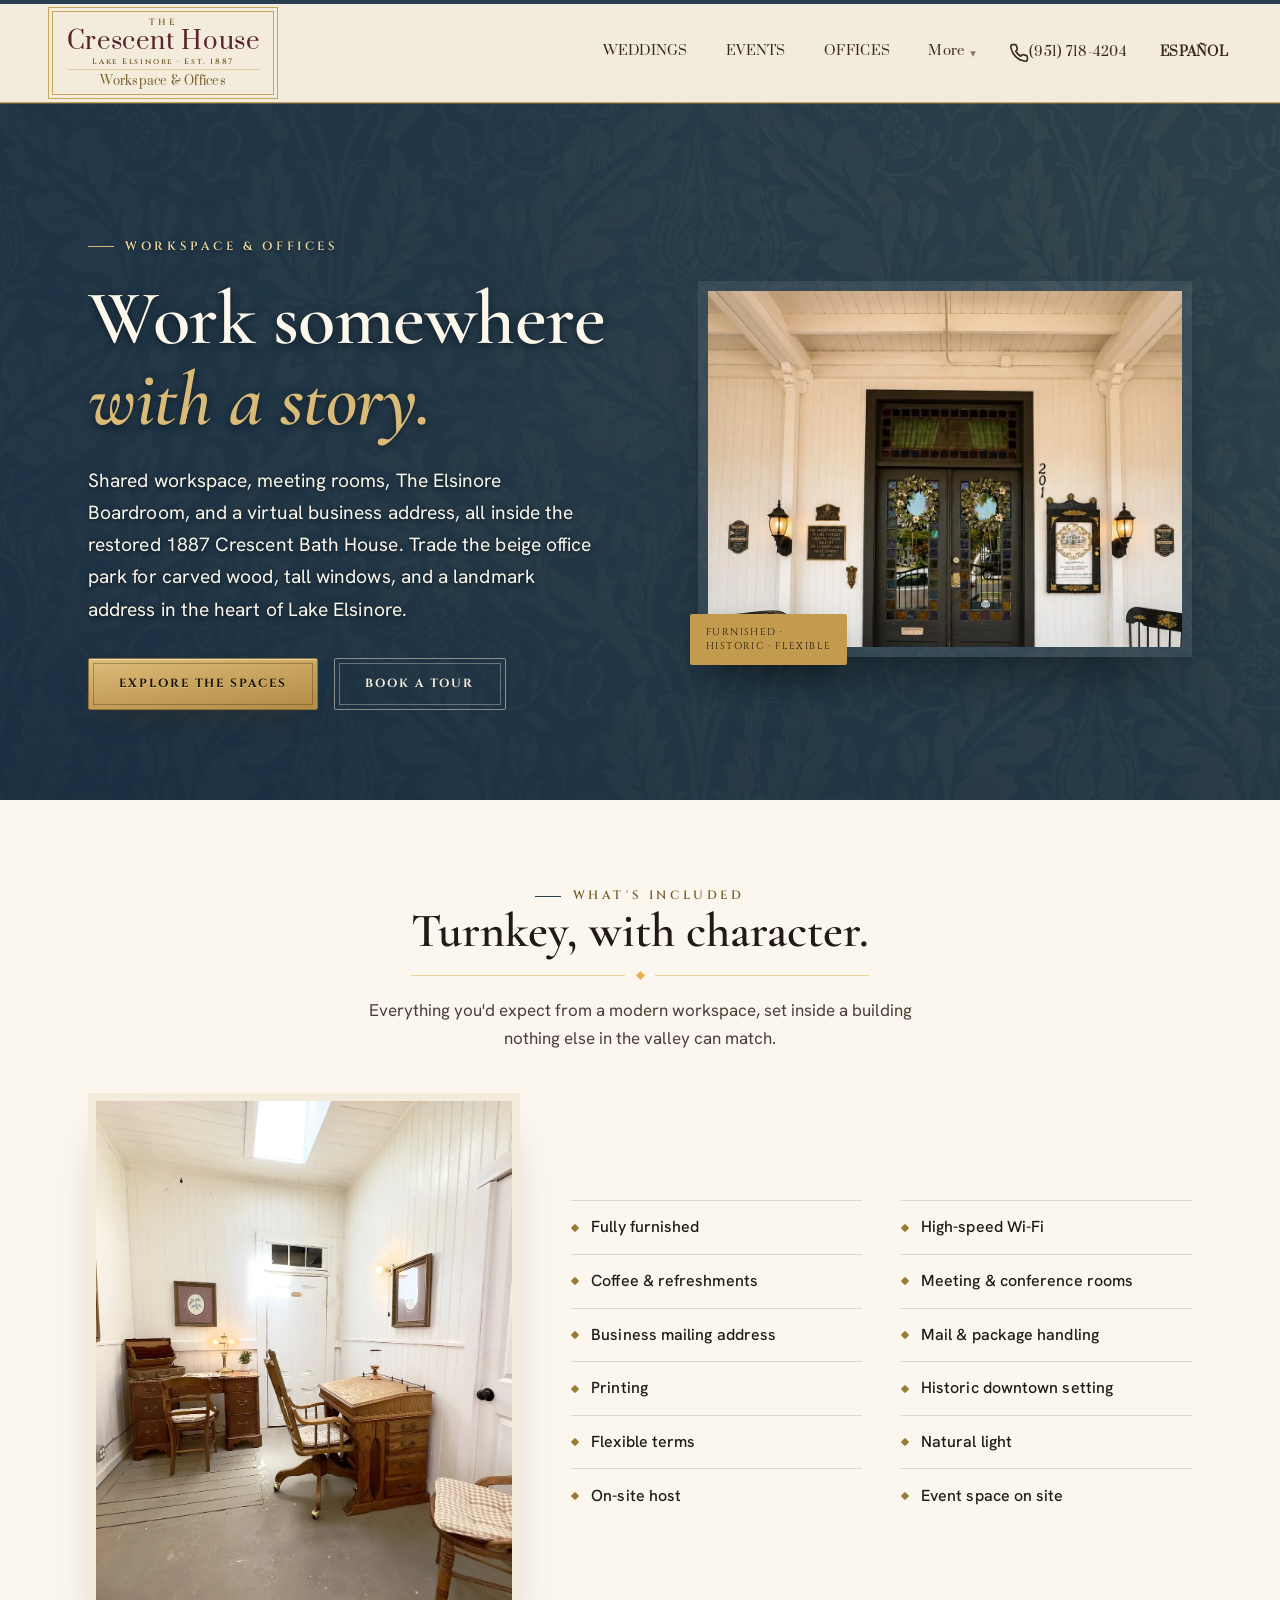
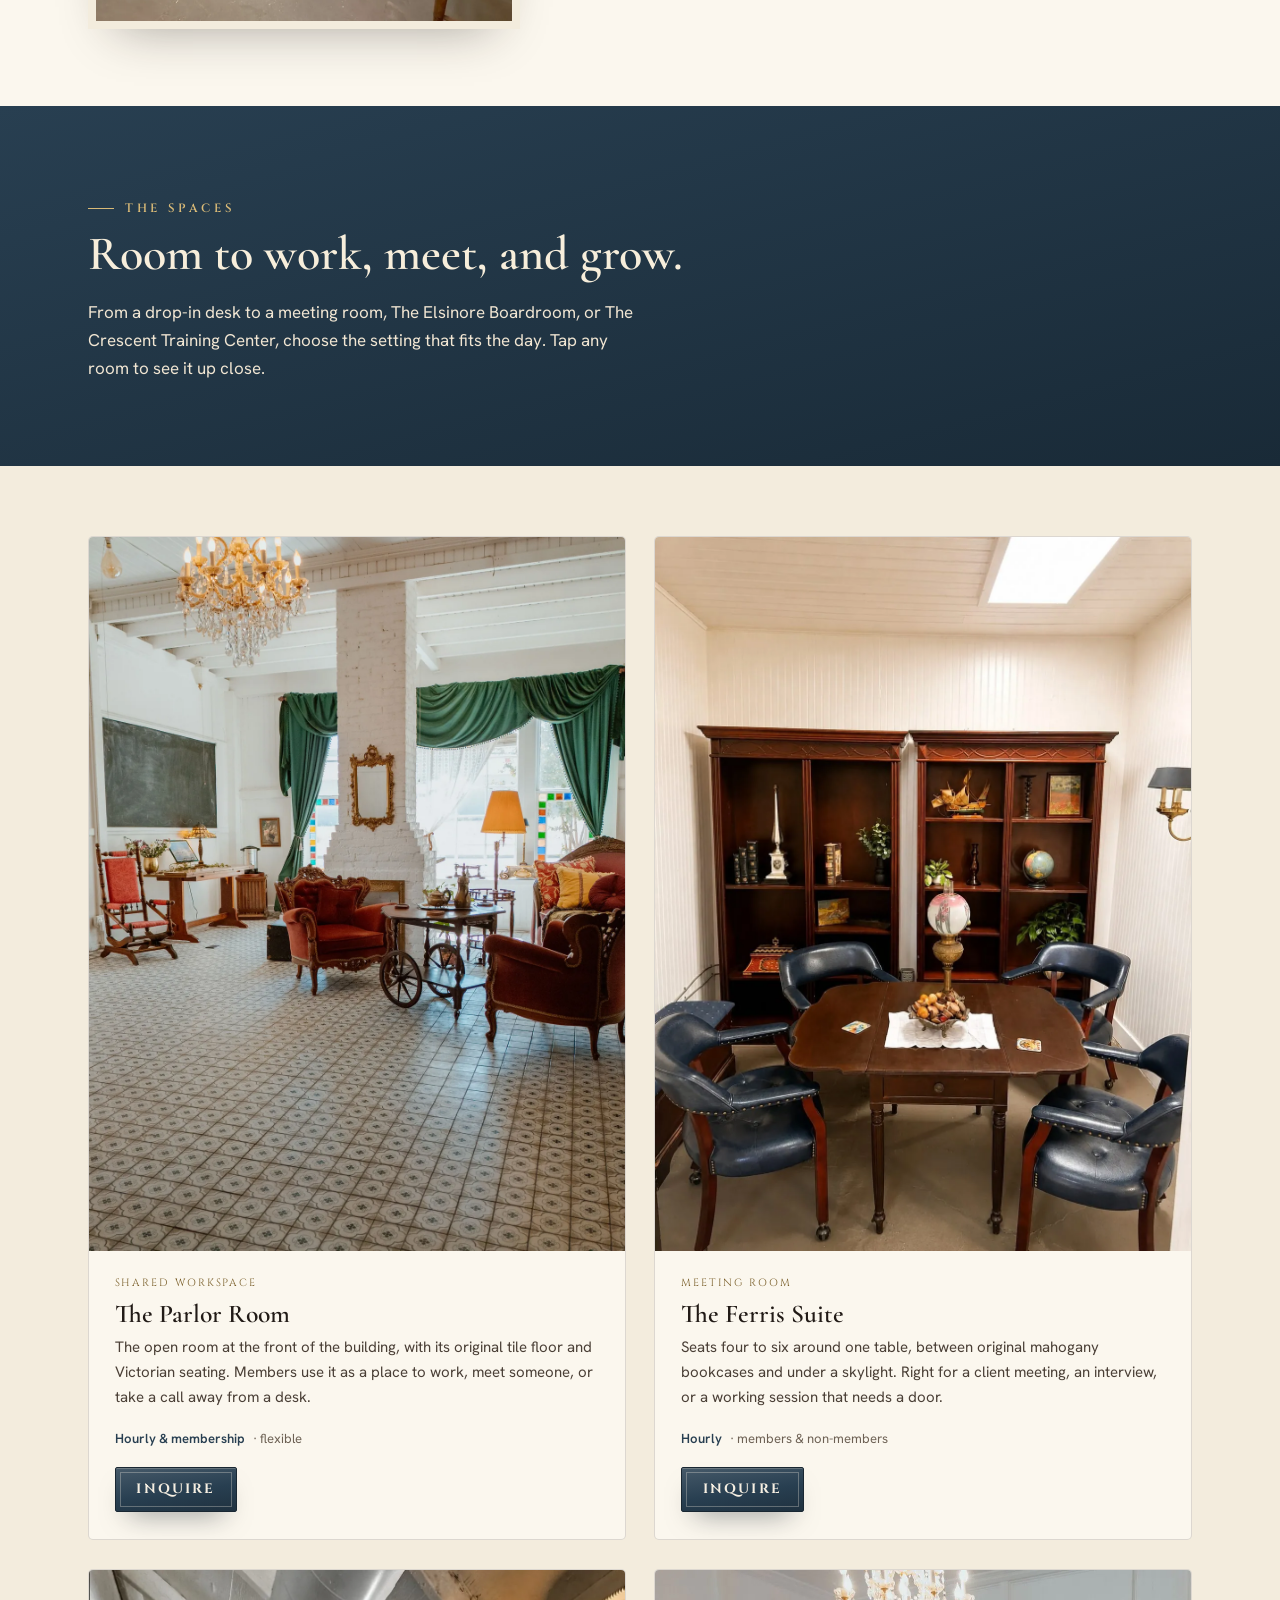
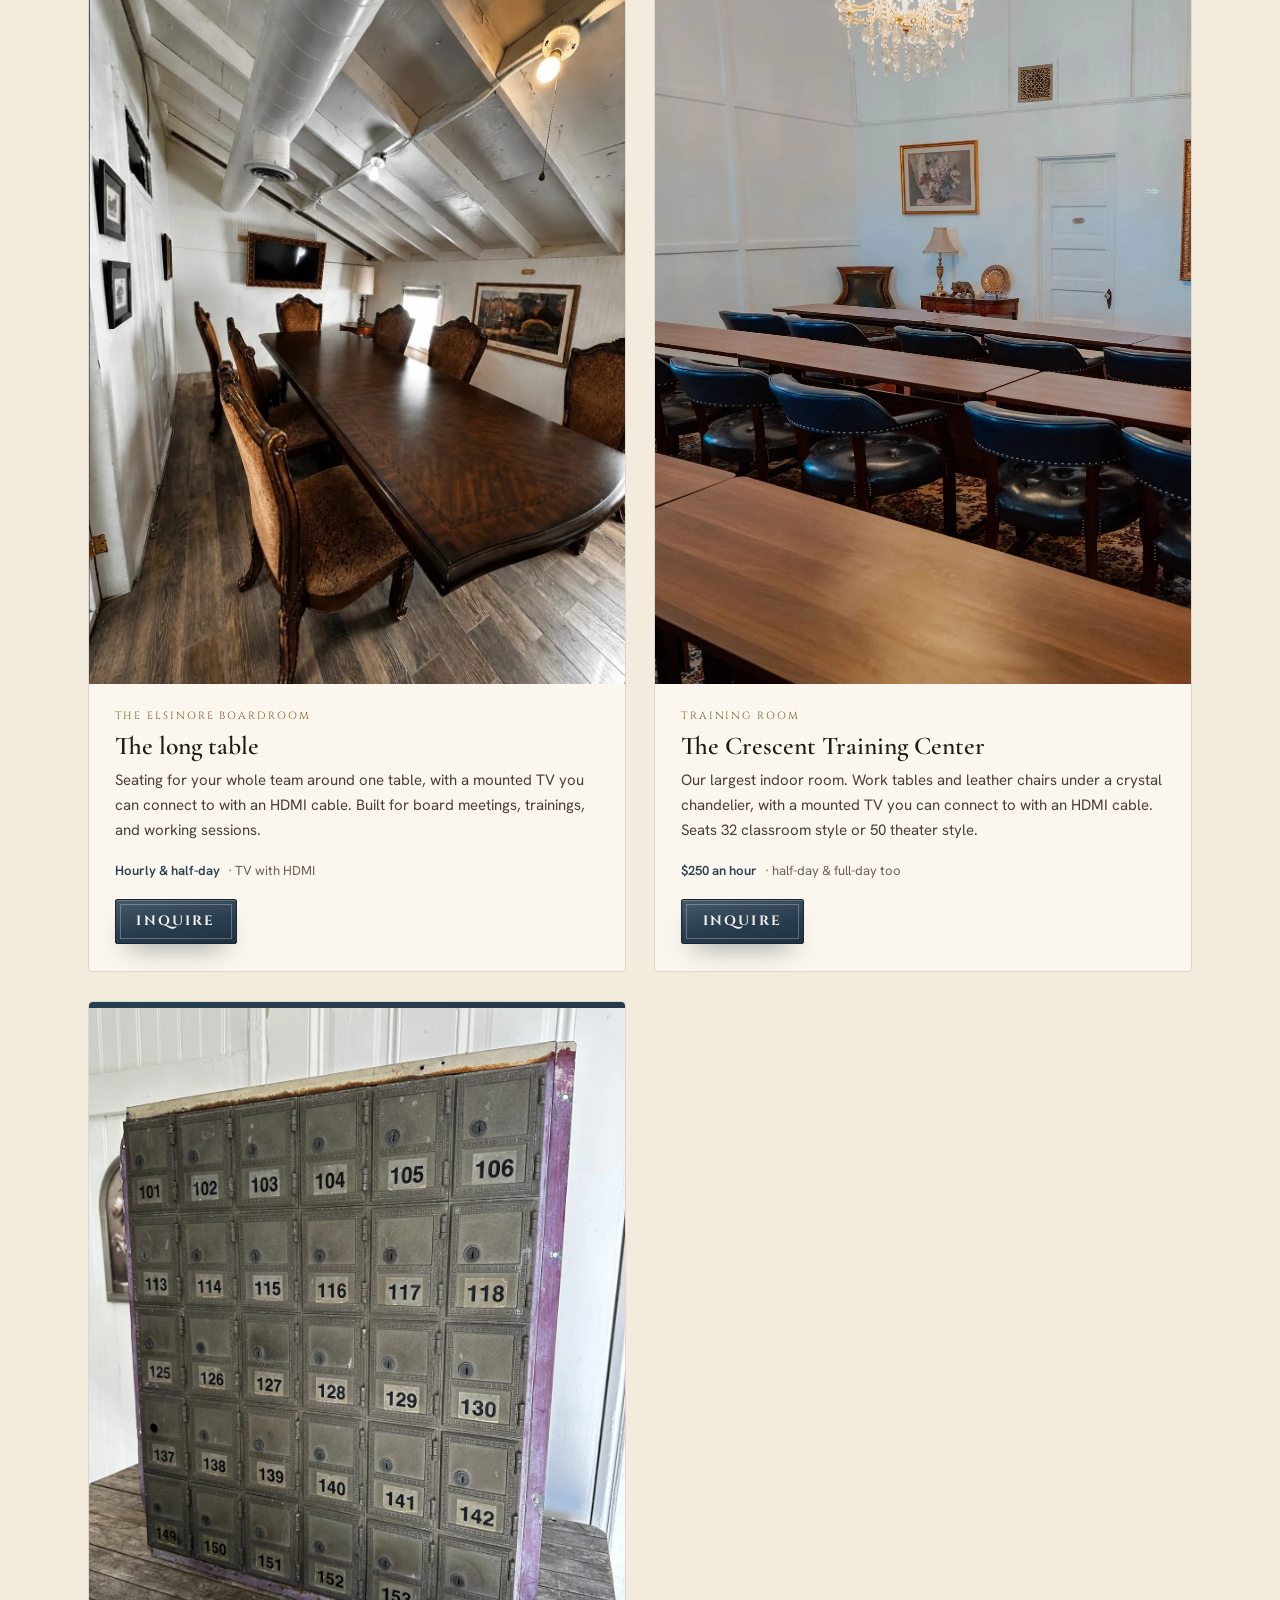
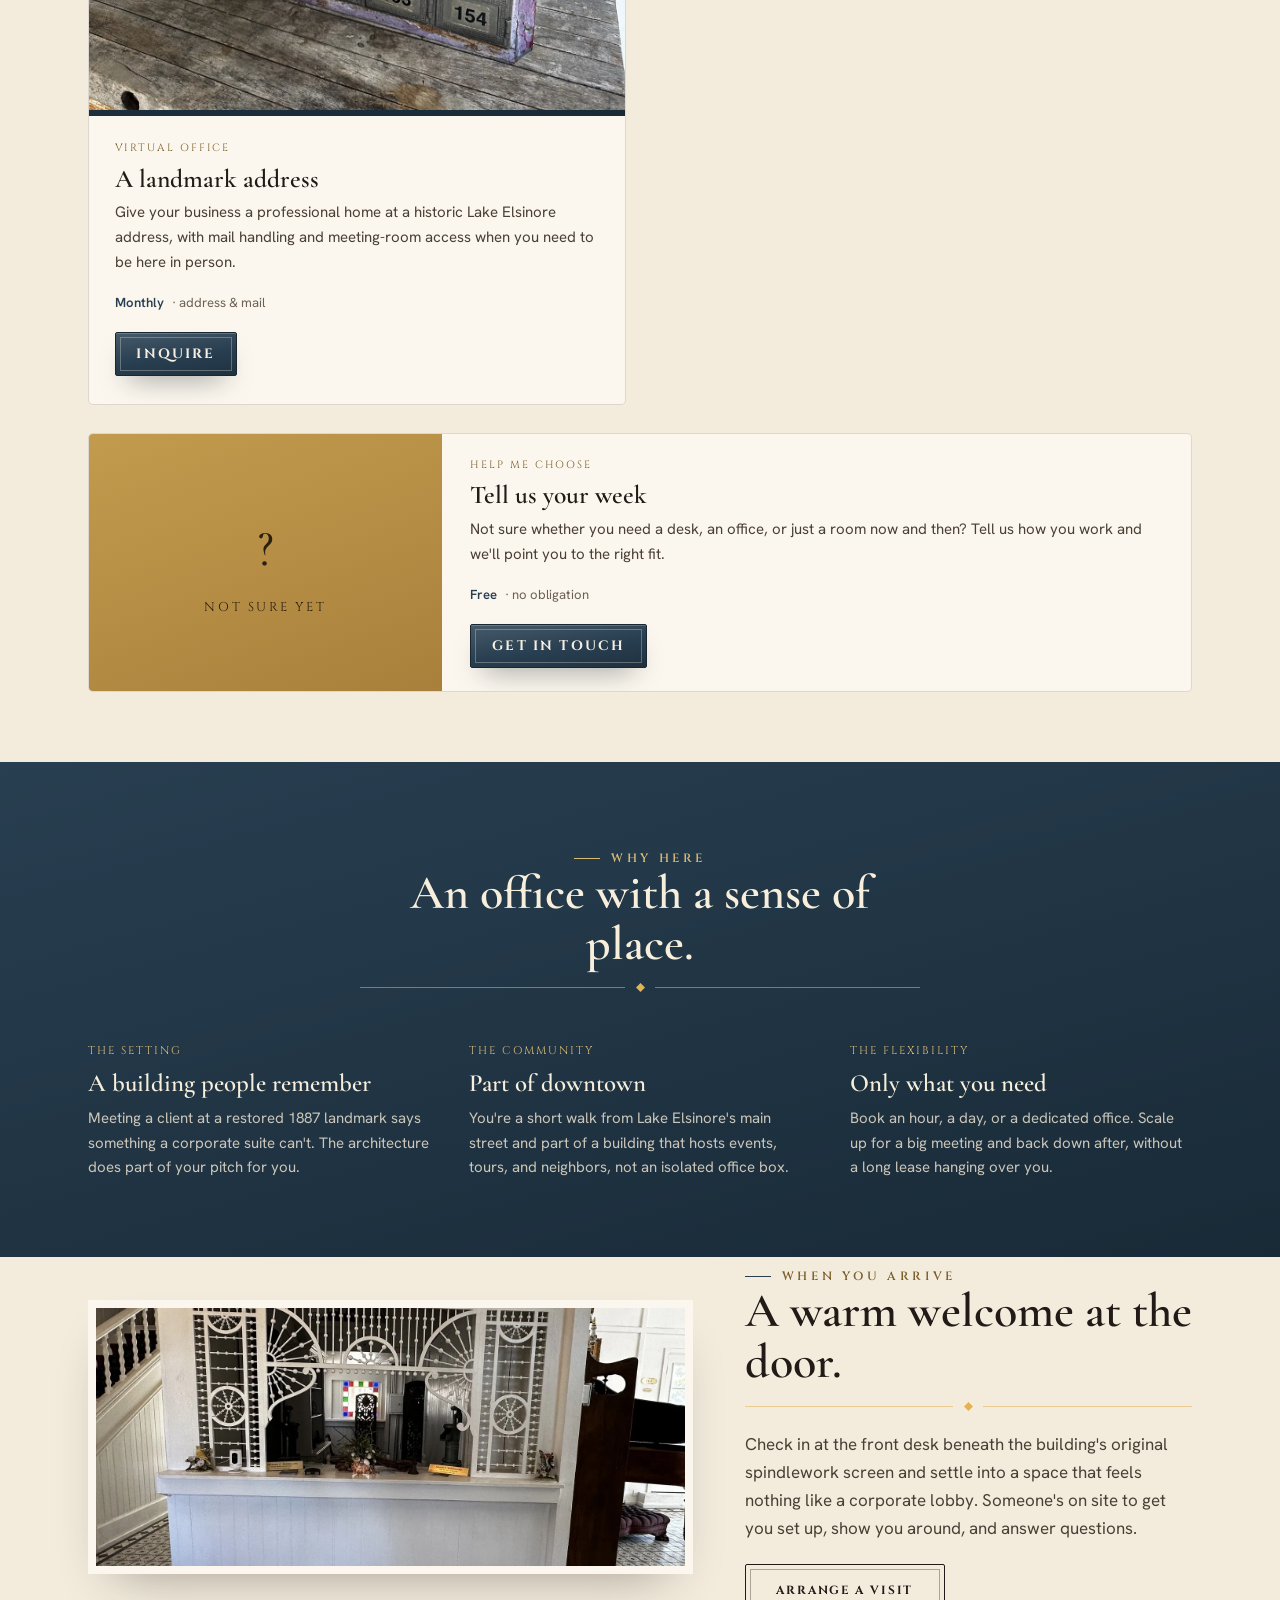
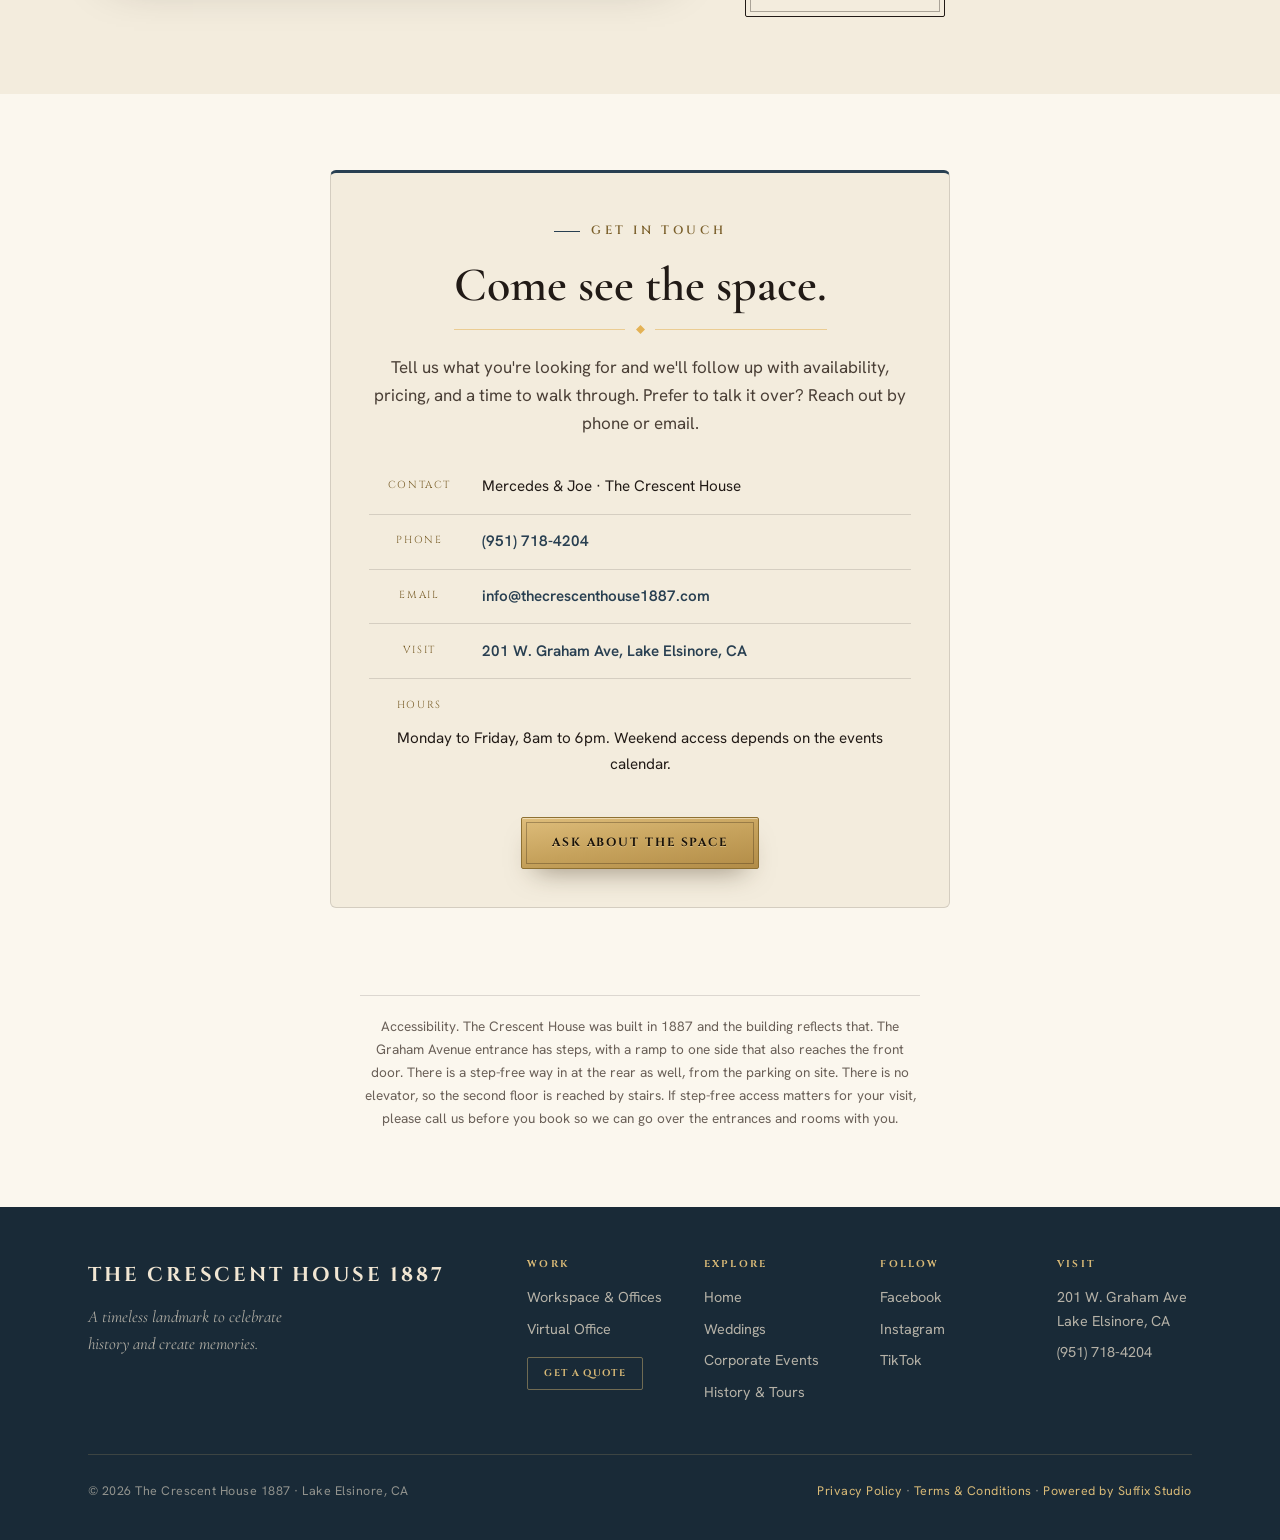
<file: workspace.html>
<!DOCTYPE html>
<html lang="en">
<head>
<meta charset="utf-8" />
<meta name="viewport" content="width=device-width, initial-scale=1" />
  <meta name="theme-color" content="#283F51" />
<title>Offices &amp; Coworking in Lake Elsinore | The Crescent House 1887</title>
<meta name="description" content="Shared workspace, meeting rooms, The Elsinore Boardroom, and a virtual business address inside the 1887 Crescent Bath House in Lake Elsinore." />
<meta property="og:title" content="Workspace &amp; Offices · The Crescent House 1887" />
  <meta property="og:image" content="https://thecrescenthouse1887.com/images/og/workspace.jpg" />
<meta property="og:description" content="Coworking desks, meeting rooms, The Elsinore Boardroom, and virtual offices in a restored 1887 landmark." />
<meta property="og:type" content="website" />
  <link rel="canonical" href="https://thecrescenthouse1887.com/workspace.html" />
  <meta property="og:url" content="https://thecrescenthouse1887.com/workspace.html" />
  <meta name="twitter:card" content="summary_large_image" />
  <meta name="twitter:title" content="Workspace &amp; Offices · The Crescent House 1887" />
  <meta name="twitter:description" content="Coworking desks, meeting rooms, The Elsinore Boardroom, and virtual offices in a restored 1887 landmark." />
  <meta name="twitter:image" content="https://thecrescenthouse1887.com/images/og/workspace.jpg" />
  <meta name="color-scheme" content="light" />
<link rel="icon" href="data:image/svg+xml,%3Csvg xmlns='http://www.w3.org/2000/svg' viewBox='0 0 32 32'%3E%3Crect width='32' height='32' fill='%232F4A3A'/%3E%3Ctext x='16' y='23' font-family='Georgia,serif' font-size='20' fill='%23D9BA77' text-anchor='middle'%3EC%3C/text%3E%3C/svg%3E" />
  <link rel="apple-touch-icon" href="apple-touch-icon.png" />
<link rel="preconnect" href="https://fonts.googleapis.com" />
<link rel="preconnect" href="https://fonts.gstatic.com" crossorigin />
<link href="https://fonts.googleapis.com/css2?family=Old+Standard+TT:ital,wght@0,400;0,700;1,400&amp;family=Playfair+Display+SC:wght@400;700&amp;family=Prata&amp;family=Cinzel:wght@500;600;700&amp;family=Cormorant+Garamond:ital,wght@0,500;0,600;1,500;1,600&amp;family=Hanken+Grotesk:wght@400;500;600;700&amp;display=swap" rel="stylesheet" />
<link rel="stylesheet" href="styles.css" />
<link rel="stylesheet" href="interior.css" />
<style>
/* ---- only this page's own styling. Everything shared lives in
       styles.css and interior.css, which load above. ---- */
:root{color-scheme:light;--ink:#211A16;--forest:#283F51;--forest-deep:#192A37;--brass:#C29B4E;--brass-light:#D9BA77;--parchment:#F3ECDD;--parchment-2:#ECE1CC;--cream-card:#FBF7EE;--smoke:#8A7B6A;--line:rgba(33,26,22,.14);--brass-deep:#9A7B33;}
img{max-width:100%;}
html{background:#F3ECDD;}
body{margin:0;background:#F3ECDD;border-top:4px solid var(--forest);color:#211A16;font-family:"Hanken Grotesk",system-ui,-apple-system,Segoe UI,sans-serif;font-size:17px;line-height:1.65;-webkit-font-smoothing:antialiased;overflow-wrap:break-word;}
.container{width:100%;max-width:1200px;margin:0 auto;padding:0 clamp(1.2rem,4vw,3rem);}
.section{padding:clamp(4rem,6vw,6rem) 0;}
h1{color:var(--ink);}
h2{color:var(--ink);}
h3{margin:0;color:var(--ink);}
h1{font-size:clamp(2.7rem,6.5vw,4.8rem);}
h2{font-size:clamp(1.9rem,4vw,3rem);}
h3{font-size:1.4rem;}
p{margin:0;}
a{color:inherit;}
.eyebrow{font-size:.75rem;letter-spacing:.3em;color:var(--brass-ink);display:inline-flex;}
.eyebrow::before{content:"";width:26px;height:1px;background:var(--forest);display:inline-block;}
.btn{position:relative;display:inline-block;font-family:"Cinzel",serif;font-weight:700;font-size:.74rem;letter-spacing:.16em;text-transform:uppercase;line-height:1.5;text-align:center;padding:1.02rem 1.9rem;border-radius:2px;text-decoration:none;transition:transform .25s ease,box-shadow .25s ease,background .25s ease,color .25s ease;border:1px solid transparent;cursor:pointer;overflow:hidden;max-width:100%;}
.btn::after{content:"";position:absolute;inset:4px;border:1px solid rgba(43,36,30,.28);pointer-events:none;}
.btn:focus-visible{outline:2px solid #8F7132;outline-offset:3px;}
.btn-primary{background:linear-gradient(172deg,color-mix(in srgb,var(--forest),#fff 14%) 0%,var(--forest) 55%,color-mix(in srgb,var(--forest),#000 22%) 100%);color:#F6EFE2;border-color:color-mix(in srgb,var(--forest),#000 38%);box-shadow:0 1px 0 rgba(255,244,224,.22) inset,0 14px 28px -14px rgba(17,26,33,.55);}
.btn-primary::after{border-color:rgba(246,239,226,.3);}
.btn-primary:hover{background:linear-gradient(172deg,color-mix(in srgb,var(--forest-deep),#fff 10%) 0%,var(--forest-deep) 55%,color-mix(in srgb,var(--forest-deep),#000 16%) 100%);transform:translateY(-2px);}
.btn-ghost{background:transparent;color:var(--ink);border-color:currentColor;}
.btn-ghost::after{border-color:currentColor;opacity:.35;}
.btn-ghost:hover{background:var(--ink);color:#F4E9D6;transform:translateY(-2px);}
.btn-brass{background:linear-gradient(172deg,#DEBD7B 0%,#C6A25C 52%,#B28C47 100%);color:#1A130A;border-color:#8F7132;box-shadow:0 1px 0 rgba(255,246,224,.55) inset,0 14px 28px -14px rgba(60,44,20,.55);text-shadow:0 1px 0 rgba(255,246,224,.35);}
.btn-brass::after{border-color:rgba(60,44,20,.35);}
.btn-brass::before{content:"";position:absolute;top:0;bottom:0;left:-70%;width:45%;background:linear-gradient(100deg,transparent,rgba(255,251,240,.55),transparent);transform:skewX(-18deg);transition:left .55s ease;}
.btn-brass:hover{background:linear-gradient(172deg,#E3C382 0%,#CBA65E 52%,#B08A45 100%);transform:translateY(-2px);}
.btn-brass:hover::before{left:125%;}
.dd-toggle{font-size:.9rem;font-weight:500;color:var(--ink);text-decoration:none;background:none;border:none;cursor:pointer;font-family:inherit;padding:0;}
.dd-toggle:hover{color:var(--forest);}
.dd-toggle{display:inline-flex;align-items:center;gap:.35rem;}
.hero{position:relative;background:linear-gradient(165deg,var(--forest) 0%,var(--forest-deep) 100%);color:#F1E6D3;overflow:hidden;}
.hero::after{position:absolute;}
.hero .eyebrow{color:var(--brass-light);}
.hero .eyebrow::before{background:var(--brass-light);}
.hero h1{color:#F7EEDB;}
.hero .lead{margin:1.5rem 0 0;}
.hero .btn-ghost{color:#F4E9D6;border-color:rgba(244,233,214,.5);}
.hero .btn-ghost:hover{background:#F4E9D6;color:var(--forest-deep);}
.hero-photo img{display:block;width:100%;height:100%;object-fit:cover;aspect-ratio:4/3;}
.hero-badge{background:var(--brass);}
.amenities{background:var(--cream-card);}
.amenities .head{text-align:center;max-width:60ch;margin:0 auto 2.6rem;}
.amenities .head .eyebrow{justify-content:center;}
.chips{display:grid;grid-template-columns:1fr 1fr;column-gap:clamp(1.6rem,3vw,2.8rem);row-gap:0;}
.chip{display:flex;align-items:center;gap:.8rem;padding:.82rem .1rem;border-top:1px solid var(--line);font-size:1rem;font-weight:500;letter-spacing:.005em;color:var(--ink);opacity:0;transform:translateY(10px);transition:opacity .5s ease,transform .5s ease,color .25s ease;}
.chip.in{opacity:1;transform:none;}
.chip:hover{color:var(--forest);}
.chip .dot{width:6px;height:6px;background:var(--brass-deep);transform:rotate(45deg);border-radius:1px;flex:none;transition:background .25s ease;}
.chip:hover .dot{background:var(--brass);}
.spaces-intro{background:linear-gradient(165deg,var(--forest) 0%,var(--forest-deep) 100%);color:#F1E6D3;padding:clamp(3.5rem,6.5vw,5.5rem) 0;}
.spaces-intro .eyebrow{color:var(--brass-light);}
.spaces-intro .eyebrow::before{background:var(--brass-light);}
.spaces-intro h2{color:#F7EEDB;margin-top:.65rem;}
.spaces-intro .lead{color:#F1E6D3;}
.spaces-photos{padding:clamp(3rem,5.5vw,4.75rem) 0;}
.spaces-grid{display:grid;grid-template-columns:repeat(2,1fr);gap:clamp(1.2rem,2.5vw,1.8rem);}
.space-card{background:var(--cream-card);border:1px solid var(--line);border-radius:5px;overflow:hidden;display:flex;flex-direction:column;transition:transform .28s ease,box-shadow .28s ease;}
.space-card:hover{transform:translateY(-5px);box-shadow:0 26px 50px -26px rgba(33,26,22,.4);}
.space-media{position:relative;overflow:hidden;aspect-ratio:3/4;cursor:zoom-in;}
.space-media img{width:100%;height:100%;object-fit:cover;transition:transform .5s ease;display:block;}
.space-card:hover .space-media img{transform:scale(1.06);}
.space-media .zoom{position:absolute;top:10px;right:10px;background:rgba(25,42,55,.82);color:#F1E6D3;font-size:.62rem;letter-spacing:.12em;text-transform:uppercase;padding:.35rem .6rem;border-radius:2px;opacity:0;transition:opacity .25s;}
.space-media:hover .zoom{opacity:1;}
.space-body{padding:1.5rem 1.6rem 1.7rem;display:flex;flex-direction:column;flex:1;}
.space-body .tag{font-family:"Cinzel",serif;font-size:.66rem;letter-spacing:.18em;text-transform:uppercase;color:var(--brass-ink);}
.space-body h3{font-size:1.6rem;margin:.5rem 0 .5rem;}
.space-body p{font-size:.94rem;color:#4a3f36;margin-bottom:1.1rem;}
.space-meta{font-size:.82rem;color:var(--smoke-ink);margin-bottom:1.1rem;display:flex;align-items:center;gap:.5rem;}
.space-meta b{color:var(--forest);font-weight:600;}
.space-body .btn{align-self:flex-start;margin-top:auto;font-size:.85rem;padding:.7rem 1.3rem;}
.space-card.novideo .space-media{background:linear-gradient(160deg,var(--forest),var(--forest-deep));display:flex;align-items:center;justify-content:center;cursor:default;}
.space-card.novideo .space-media .vo-mark{font-family:"Cinzel",serif;color:var(--brass-light);font-size:.8rem;letter-spacing:.2em;text-transform:uppercase;text-align:center;}
.space-card.novideo .space-media .vo-mark span{display:block;font-family:"Cormorant Garamond",serif;font-size:3.2rem;color:#F1E6D3;letter-spacing:0;margin-bottom:.3rem;text-transform:none;}
.pricing{background:linear-gradient(165deg,var(--forest) 0%,var(--forest-deep) 100%);color:#F1E6D3;}
.pricing .head{max-width:60ch;}
.pricing .head .eyebrow{color:var(--brass-light);}
.pricing .head .eyebrow::before{background:var(--brass-light);}
.pricing h2{color:#F7EEDB;}
.pricing .head p{color:rgba(241,230,211,.82);margin-top:1.2rem;}
.price-grid{display:grid;grid-template-columns:repeat(auto-fit,minmax(210px,1fr));gap:1.2rem;margin-top:2.6rem;}
.price-card{background:rgba(255,255,255,.05);border:1px solid rgba(217,186,119,.28);border-radius:5px;padding:1.6rem 1.5rem;}
.price-card h4{font-family:"Cinzel",serif;font-size:.72rem;letter-spacing:.16em;text-transform:uppercase;color:var(--brass-light);margin:0 0 .6rem;}
.price-card .amt{font-family:"Cormorant Garamond",serif;font-size:1.9rem;color:#F7EEDB;line-height:1.1;}
.price-card .amt small{display:block;font-family:"Hanken Grotesk",sans-serif;font-size:.78rem;color:rgba(241,230,211,.6);letter-spacing:.04em;margin-top:.4rem;text-transform:none;}
.price-note{margin-top:2rem;font-size:.86rem;color:rgba(241,230,211,.7);max-width:70ch;}
.price-note .flag{color:var(--brass-light);font-weight:600;}
.trio{display:grid;grid-template-columns:repeat(3,1fr);gap:clamp(1.4rem,3vw,2.4rem);margin-top:2.6rem;}
.trio-item .n{font-family:"Cinzel",serif;font-size:.7rem;letter-spacing:.18em;color:var(--brass);text-transform:uppercase;}
.trio-item h3{font-size:1.55rem;margin:.5rem 0 .6rem;}
.trio-item p{font-size:.94rem;color:#4a3f36;}
.welcome-grid{display:grid;grid-template-columns:1.15fr .85fr;gap:clamp(2rem,4vw,3.5rem);align-items:center;}
.welcome-photo{margin:0;border:8px solid var(--cream-card);box-shadow:0 24px 50px -28px rgba(33,26,22,.45);}
.welcome-photo img{display:block;width:100%;height:auto;aspect-ratio:auto;}
.contact{background:var(--cream-card);}
.contact-grid{display:grid;grid-template-columns:minmax(0,1fr);gap:clamp(2rem,4vw,3.5rem);
  align-items:start;justify-items:center;text-align:center;max-width:62ch;margin-inline:auto;}
.contact-grid .info-row{width:100%;}
.contact-info .eyebrow{margin-bottom:1.2rem;}
.contact-info h2{margin-bottom:1.2rem;}
.info-row{display:flex;gap:.8rem;padding:.9rem 0;border-top:1px solid var(--line);font-size:.95rem;}
.info-row:first-of-type{border-top:none;}
.info-row .k{font-family:"Cinzel",serif;font-size:.64rem;letter-spacing:.16em;text-transform:uppercase;color:var(--brass-ink);min-width:100px;padding-top:.2rem;}
.info-row a{color:var(--forest);font-weight:600;text-decoration:none;}
.placeholder{color:var(--smoke);font-style:italic;}
.contact-info{background:var(--parchment);border:1px solid var(--line);border-top:3px solid var(--forest);border-radius:6px;padding:clamp(1.6rem,3vw,2.4rem);}
form.inq{background:var(--parchment);border:1px solid var(--line);border-top:3px solid var(--forest);border-radius:6px;padding:clamp(1.6rem,3vw,2.2rem);}
.field{margin-bottom:1rem;}
.field label{letter-spacing:.02em;color:#57493d;}
.field input{padding:.7rem .8rem;border-radius:3px;background:#FBF7EE;font-family:inherit;}
.field select{padding:.7rem .8rem;border-radius:3px;background:#FBF7EE;font-family:inherit;}
.field textarea{padding:.7rem .8rem;border-radius:3px;background:#FBF7EE;font-family:inherit;}
.field textarea{min-height:96px;}
.field-row{gap:.8rem;}
form.inq .btn{width:100%;text-align:center;margin-top:.3rem;}
.form-success{padding:1.4rem 0 .4rem;}
.form-success .check{background:var(--forest);}
.turnkey-grid{display:grid;grid-template-columns:.82fr 1.18fr;gap:clamp(2rem,4vw,3.4rem);align-items:center;margin-top:2.6rem;}
.turnkey-photo{margin:0;border:8px solid var(--parchment);box-shadow:0 24px 50px -28px rgba(33,26,22,.42);}
.turnkey-photo img{display:block;width:100%;height:100%;object-fit:cover;aspect-ratio:4/5;}
.turnkey-grid .chips{justify-content:flex-start;}
.why{background:linear-gradient(165deg,var(--forest) 0%,var(--forest-deep) 100%);color:#F1E6D3;}
.why h2{color:#F7EEDB;}
.why .eyebrow{color:var(--brass-light);}
.why .eyebrow::before{background:var(--brass-light);}
.why .trio-item .n{color:var(--brass-light);}
.why .trio-item h3{color:#F7EEDB;}
.why .trio-item p{color:rgba(241,230,211,.82);}
footer{background:var(--forest-deep);color:rgba(241,230,211,.72);padding:3.2rem 0 2.4rem;}
.modal-head{background:linear-gradient(160deg,var(--forest),var(--forest-deep));color:#F4E9D6;padding:1.8rem 2rem 1.6rem;position:relative;}
.foot-top{display:grid;grid-template-columns:1.4fr 1fr 1fr 1fr;gap:2rem;padding-bottom:2.4rem;border-bottom:1px solid rgba(241,230,211,.14);}
.foot-mark b{font-family:"Cinzel",serif;font-weight:700;font-size:1.25rem;letter-spacing:.14em;color:#F1E6D3;display:block;}
.foot-mark .tag{color:rgba(241,230,211,.7);margin-top:.7rem;max-width:28ch;}
.foot-col h3{font-size:.62rem;letter-spacing:.22em;}
.foot-col a{color:rgba(241,230,211,.72);font-size:.9rem;margin-bottom:.5rem;}
.foot-col a:hover{color:var(--brass-light);}
.foot-base{padding-top:1.6rem;font-size:.78rem;color:rgba(241,230,211,.56);}
.foot-legal a{color:var(--brass-light);text-decoration:none;}
.foot-legal a:hover{text-decoration:underline;}
.lightbox{background:rgba(20,14,10,.9);transition:opacity .25s;}
.lightbox img{max-width:92vw;border-radius:3px;}
.lightbox .lb-close{position:absolute;top:1.2rem;right:1.4rem;background:rgba(255,255,255,.14);border:none;color:#F4E9D6;width:44px;height:44px;border-radius:50%;font-size:1.3rem;cursor:pointer;}
.lightbox .lb-cap{position:absolute;bottom:1.4rem;left:0;right:0;text-align:center;color:rgba(241,230,211,.85);font-family:"Cinzel",serif;font-size:.66rem;letter-spacing:.16em;text-transform:uppercase;}
.sticky-cta .btn{box-shadow:0 14px 34px -12px rgba(25,42,55,.6);}
.reveal{opacity:0;transform:translateY(22px);transition:opacity .7s ease,transform .7s ease;}
.reveal.in{opacity:1;transform:none;}
.nav-lang{background:none;border:1px solid var(--line);border-radius:2px;padding:.42rem .72rem;font-family:inherit;font-size:.8rem;font-weight:600;color:var(--forest);cursor:pointer;letter-spacing:.02em;transition:background .2s ease,color .2s ease,border-color .2s ease;}
.nav-lang:hover{background:var(--forest);color:#F1E6D3;border-color:var(--forest);}
.nav-lang-mobile{background:none;border:1px solid var(--forest);border-radius:2px;min-width:40px;height:40px;padding:0 .55rem;font-family:inherit;font-size:.78rem;font-weight:700;color:var(--forest);cursor:pointer;letter-spacing:.03em;}
.nav-lang-mobile:active{background:var(--forest);color:#F1E6D3;}
@media (max-width:1024px){
  .dd-toggle{width:100%;justify-content:space-between;}
  .nav-lang{display:none;}
  .hero-grid{grid-template-columns:1fr;}
  .contact-grid{grid-template-columns:minmax(0,1fr);}
  .welcome-grid{grid-template-columns:1fr;}
  .turnkey-grid{grid-template-columns:1fr;}
  .trio{grid-template-columns:1fr;}
  .foot-top{grid-template-columns:1fr 1fr;}
}
@media (max-width:680px){
  .spaces-grid{grid-template-columns:1fr;}
  .chips{grid-template-columns:1fr;}
  .foot-top{grid-template-columns:1fr;}
  .hero-badge{left:8px;bottom:-14px;}
}
@media (max-width:520px){
  .field-row{grid-template-columns:1fr;}
  body{font-size:16px;}
}
@media (prefers-reduced-motion:reduce){
  html{scroll-behavior:auto;}
  .reveal{opacity:1 !important;transform:none !important;transition:none;}
  .chip{opacity:1 !important;transform:none !important;transition:none;}
  .btn{transition:none;}.btn-brass::before{display:none;}
  .space-card{transition:none;}
  .space-media img{transition:none;}
}
@media (prefers-color-scheme: dark){
  html{background:#F3ECDD !important;}
  body{background:#F3ECDD !important;}
  body{color:#211A16 !important;}
  .amenities{background:#FBF7EE !important;}
  .contact{background:#FBF7EE !important;}
  .space-card{background:#FBF7EE !important;}
  form.inq{background:#FBF7EE !important;}
  footer{background:#192A37 !important;}
  .hero{background:#192A37 !important;}
  .pricing{background:#192A37 !important;}
}

/* the honeypot. Invisible to people. Bots fill it in and get dropped. */
.hp{position:absolute;left:-9999px;width:1px;height:1px;overflow:hidden;}
@media (max-width:640px){
}
@media (min-width:1025px){
}

@media(min-width:1025px){}
@media(max-width:1024px){}
.doors{display:flex;align-items:flex-start;gap:1.85rem;}
.grp{display:block;}
a.door{display:block;text-decoration:none;text-align:center;white-space:nowrap;}
a.door .dt{display:block;font-family:"Prata",serif;font-size:.85rem;letter-spacing:.15em;
  text-transform:uppercase;line-height:1;color:#241C17;transition:color .2s ease;}
a.door .dd{display:block;font-family:"Old Standard TT",serif;font-style:italic;font-size:.7rem;
  color:#8A7B5F;margin-top:.44rem;line-height:1.25;}
a.door:hover .dt{color:#7A2333;}
a.door[aria-current] .dt{color:#7A2333;}
.sub{display:none;}

@media(max-width:1024px){
  .doors{display:block;}
  .grp{border-bottom:1px solid rgba(20,17,15,.08);}
  a.door{text-align:left;white-space:normal;padding:.72rem .95rem .1rem;}
  a.door .dt{font-size:.92rem;letter-spacing:.12em;}
  a.door .dd{font-size:.8rem;margin-top:.16rem;}
  .sub{display:block;padding:.35rem 0 .6rem;}
  .sub a{display:block;text-decoration:none;color:#3D3428;font-family:"Playfair Display SC",serif;
    font-weight:400;font-size:.92rem;letter-spacing:.05em;padding:.42rem .95rem .42rem 1.6rem;}
  .sub a[aria-current]{color:#7A2333;}
}
@media(min-width:1025px){ }

@media(min-width:1025px){}
@media(max-width:1024px){}
section.hero{padding-top:clamp(1.4rem,3vw,2.2rem);}
  /* the "not sure yet" prompt is not a room, so it runs full width as a short
     band instead of a tall card, and the gold panel is trimmed right down. */
  .space-card.helper{grid-column:1 / -1;flex-direction:row;align-items:stretch;}
  .space-card.helper .space-media{aspect-ratio:auto;flex:0 0 32%;min-height:120px;display:flex;align-items:center;justify-content:center;}
  .space-card.helper .space-body{flex:1;display:flex;flex-direction:column;justify-content:center;padding:1.4rem clamp(1.1rem,2.4vw,1.8rem);}
  .space-card.helper .vo-mark span{font-size:2.1rem;margin-bottom:.05rem;}
  .space-card.helper:hover{transform:none;box-shadow:none;}
  @media(max-width:640px){
    .space-card.helper{flex-direction:column;}
    .space-card.helper .space-media{flex:0 0 auto;min-height:88px;}
  }
</style>
<script type="application/ld+json">
{
  "@context": "https://schema.org",
  "@type": [
    "EventVenue",
    "LocalBusiness",
    "TouristAttraction",
    "LandmarksOrHistoricalBuildings"
  ],
  "@id": "https://thecrescenthouse1887.com/#organization",
  "name": "The Crescent House 1887",
  "alternateName": [
    "The Chimes",
    "The Crescent House",
    "Crescent Bath House",
    "Crescent Bathhouse"
  ],
  "description": "Historic 1887 landmark in downtown Lake Elsinore, home to a restored event and banquet venue, with boutique office suites in the same building.",
  "foundingDate": "1887",
  "url": "https://thecrescenthouse1887.com",
  "telephone": "+1-951-718-4204",
  "email": "info@thecrescenthouse1887.com",
  "address": {
    "@type": "PostalAddress",
    "streetAddress": "201 W. Graham Avenue",
    "addressLocality": "Lake Elsinore",
    "addressRegion": "CA",
    "postalCode": "92530",
    "addressCountry": "US"
  },
  "geo": {
    "@type": "GeoCoordinates",
    "latitude": 33.6686208,
    "longitude": -117.3291812
  },
  "hasMap": "https://www.google.com/maps/search/?api=1&query=The%20Crescent%20House%2C%20201%20W%20Graham%20Ave%2C%20Lake%20Elsinore%2C%20CA%2092530&query_place_id=ChIJpys4Qxyb3IARfDXrHLcU5A4",
  "sameAs": [
    "https://www.facebook.com/thecrescent1887",
    "https://www.instagram.com/thecrescenthouse1887",
    "https://www.tiktok.com/@thecrescent1887",
    "https://www.linkedin.com/company/the-crescent-house/"
  ],
  "image": [
    "https://thecrescenthouse1887.com/images/home-hero-facade.jpg",
    "https://thecrescenthouse1887.com/images/property-aerial.jpg"
  ],
  "openingHoursSpecification": [
    {
      "@type": "OpeningHoursSpecification",
      "dayOfWeek": [
        "Monday",
        "Tuesday",
        "Wednesday",
        "Thursday",
        "Friday"
      ],
      "opens": "08:00",
      "closes": "18:00",
      "description": "Workspace and offices"
    },
    {
      "@type": "OpeningHoursSpecification",
      "dayOfWeek": [
        "Friday",
        "Saturday",
        "Sunday"
      ],
      "opens": "09:00",
      "closes": "18:00",
      "description": "Historic tours, by appointment"
    }
  ],
  "priceRange": "$50-$15000",
  "areaServed": [
    {
      "@type": "City",
      "name": "Lake Elsinore"
    },
    {
      "@type": "City",
      "name": "Wildomar"
    },
    {
      "@type": "City",
      "name": "Murrieta"
    },
    {
      "@type": "City",
      "name": "Menifee"
    },
    {
      "@type": "City",
      "name": "Canyon Lake"
    },
    {
      "@type": "City",
      "name": "Temecula"
    },
    {
      "@type": "AdministrativeArea",
      "name": "Riverside County"
    }
  ],
  "amenityFeature": [
    {
      "@type": "LocationFeatureSpecification",
      "name": "Historic 1887 landmark on the National Register of Historic Places",
      "value": true
    },
    {
      "@type": "LocationFeatureSpecification",
      "name": "Indoor and outdoor event spaces",
      "value": true
    },
    {
      "@type": "LocationFeatureSpecification",
      "name": "On-site parking for VIP arrivals",
      "value": true
    },
    {
      "@type": "LocationFeatureSpecification",
      "name": "Street parking in the surrounding downtown district",
      "value": true
    },
    {
      "@type": "LocationFeatureSpecification",
      "name": "Ultrafast wifi",
      "value": true
    },
    {
      "@type": "LocationFeatureSpecification",
      "name": "Mounted TV with HDMI in the boardroom and training center",
      "value": true
    },
    {
      "@type": "LocationFeatureSpecification",
      "name": "Heating and air conditioning",
      "value": true
    },
    {
      "@type": "LocationFeatureSpecification",
      "name": "Catering ready, through a preferred vendor list",
      "value": true
    },
    {
      "@type": "LocationFeatureSpecification",
      "name": "Boutique office suites and shared coworking",
      "value": true
    },
    {
      "@type": "LocationFeatureSpecification",
      "name": "Virtual office and mail handling",
      "value": true
    },
    {
      "@type": "LocationFeatureSpecification",
      "name": "Wheelchair accessible second floor",
      "value": false
    }
  ],
  "department": {
    "@type": "TravelAgency",
    "@id": "https://thecrescenthouse1887.com/#borsellino",
    "name": "Borsellino Travel"
  },
  "identifier": {
    "@type": "PropertyValue",
    "propertyID": "NRHP",
    "name": "National Register of Historic Places reference number",
    "value": "75000453"
  },
  "additionalProperty": [
    {
      "@type": "PropertyValue",
      "propertyID": "https://www.wikidata.org/wiki/Property:P84",
      "name": "Architect",
      "value": "Frank Ferris"
    },
    {
      "@type": "PropertyValue",
      "name": "Added to the National Register of Historic Places",
      "value": "1975-07-30"
    },
    {
      "@type": "PropertyValue",
      "name": "Name on the National Register",
      "value": "Crescent Bathhouse"
    }
  ],
  "containsPlace": [
    {
      "@type": "EventVenue",
      "@id": "https://thecrescenthouse1887.com/#room-rose-garden",
      "name": "Rose Garden",
      "description": "The outdoor garden, used for ceremonies and for the largest receptions."
    },
    {
      "@type": "EventVenue",
      "@id": "https://thecrescenthouse1887.com/#room-fountain-plaza",
      "name": "Fountain Plaza",
      "description": "The open air courtyard, used for dinner and dancing."
    },
    {
      "@type": "EventVenue",
      "@id": "https://thecrescenthouse1887.com/#room-the-library-speakeasy",
      "name": "The Library Speakeasy",
      "description": "The bar and cocktail room. All cocktail service happens here."
    },
    {
      "@type": "Room",
      "@id": "https://thecrescenthouse1887.com/#room-the-parlor-room",
      "name": "The Parlor Room",
      "description": "A Victorian parlor for smaller gatherings. Standing only, with seating on the furniture in the room. No seated dining."
    },
    {
      "@type": "MeetingRoom",
      "@id": "https://thecrescenthouse1887.com/#room-the-crescent-training-center",
      "name": "The Crescent Training Center",
      "description": "The largest indoor room, with leather chairs, work tables and a mounted TV you can connect to with an HDMI cable.",
      "maximumAttendeeCapacity": 50,
      "additionalProperty": [
        {
          "@type": "PropertyValue",
          "name": "Classroom style",
          "value": 32
        },
        {
          "@type": "PropertyValue",
          "name": "Theater style",
          "value": 50
        }
      ]
    },
    {
      "@type": "MeetingRoom",
      "@id": "https://thecrescenthouse1887.com/#room-the-elsinore-boardroom",
      "name": "The Elsinore Boardroom",
      "description": "The most private room, with an executive table and a door that closes.",
      "maximumAttendeeCapacity": 10,
      "additionalProperty": [
        {
          "@type": "PropertyValue",
          "name": "Seats",
          "value": 10
        }
      ]
    },
    {
      "@type": "MeetingRoom",
      "@id": "https://thecrescenthouse1887.com/#room-the-ferris-suite",
      "name": "The Ferris Suite",
      "description": "Warm wood, vintage detail and natural light. The smallest meeting room.",
      "maximumAttendeeCapacity": 6,
      "additionalProperty": [
        {
          "@type": "PropertyValue",
          "name": "Seats",
          "value": 6
        }
      ]
    },
    {
      "@type": "MeetingRoom",
      "@id": "https://thecrescenthouse1887.com/#room-the-machado-suite",
      "name": "The Machado Suite",
      "description": "Currently under renovation. A versatile work and meeting room.",
      "maximumAttendeeCapacity": 16,
      "additionalProperty": [
        {
          "@type": "PropertyValue",
          "name": "Seats when it opens",
          "value": 16
        }
      ]
    },
    {
      "@type": "Room",
      "@id": "https://thecrescenthouse1887.com/#room-the-chimes-vip-room",
      "name": "The Chimes VIP Room",
      "description": "The room upstairs where the wedding party or the guest of honor gets ready. On the second floor, reached by stairs, as there is no elevator."
    }
  ],
  "hasOfferCatalog": {
    "@type": "OfferCatalog",
    "@id": "https://thecrescenthouse1887.com/#catalog",
    "name": "Rooms, plans and packages at The Crescent House 1887",
    "itemListElement": [
      {
        "@type": "OfferCatalog",
        "@id": "https://thecrescenthouse1887.com/#catalog-wedding-packages",
        "name": "Wedding packages",
        "itemListElement": [
          {
            "@type": "Offer",
            "name": "Intimate wedding package",
            "description": "10 to 50 guests. Micro-weddings, ceremony on site, five hours of event time, tables and chairs included, and an on-site coordinator.",
            "url": "https://thecrescenthouse1887.com/weddings.html#packages",
            "priceCurrency": "USD",
            "price": "3000",
            "priceSpecification": {
              "@type": "PriceSpecification",
              "@id": "https://thecrescenthouse1887.com/weddings.html#package-intimate-price",
              "priceCurrency": "USD",
              "minPrice": 3000,
              "valueAddedTaxIncluded": false
            },
            "availability": "https://schema.org/InStock",
            "itemOffered": {
              "@type": "Service",
              "name": "Intimate wedding package",
              "serviceType": "Wedding and event venue rental"
            },
            "@id": "https://thecrescenthouse1887.com/#offer-wedding-intimate"
          },
          {
            "@type": "Offer",
            "name": "Classic wedding package",
            "description": "50 to 99 guests. Ceremony and reception, five hours of event time, tables, chairs and setup, and The Library Speakeasy for cocktail hour.",
            "url": "https://thecrescenthouse1887.com/weddings.html#packages",
            "priceCurrency": "USD",
            "price": "6000",
            "priceSpecification": {
              "@type": "PriceSpecification",
              "@id": "https://thecrescenthouse1887.com/weddings.html#package-classic-price",
              "priceCurrency": "USD",
              "minPrice": 6000,
              "valueAddedTaxIncluded": false
            },
            "availability": "https://schema.org/InStock",
            "itemOffered": {
              "@type": "Service",
              "name": "Classic wedding package",
              "serviceType": "Wedding and event venue rental"
            },
            "@id": "https://thecrescenthouse1887.com/#offer-wedding-classic"
          },
          {
            "@type": "Offer",
            "name": "Grand wedding package",
            "description": "100 to 200 guests. Ceremony, dining and dancing across all event spaces indoor and out, five hours of event time, tables, chairs and setup, The Chimes VIP Room included, and a dedicated event lead.",
            "url": "https://thecrescenthouse1887.com/weddings.html#packages",
            "priceCurrency": "USD",
            "price": "12000",
            "priceSpecification": {
              "@type": "PriceSpecification",
              "@id": "https://thecrescenthouse1887.com/weddings.html#package-grand-price",
              "priceCurrency": "USD",
              "minPrice": 12000,
              "valueAddedTaxIncluded": false
            },
            "availability": "https://schema.org/InStock",
            "itemOffered": {
              "@type": "Service",
              "name": "Grand wedding package",
              "serviceType": "Wedding and event venue rental"
            },
            "@id": "https://thecrescenthouse1887.com/#offer-wedding-grand"
          },
          {
            "@type": "Offer",
            "name": "Extravaganza wedding package",
            "description": "Up to 300 guests. Every event space indoor and out, five hours of event time plus an extra hour beforehand for photos, the Rose Garden and Fountain Plaza, one hour in The Library Speakeasy, The Chimes VIP Room included, and a dedicated event lead.",
            "url": "https://thecrescenthouse1887.com/weddings.html#packages",
            "priceCurrency": "USD",
            "price": "15000",
            "priceSpecification": {
              "@type": "PriceSpecification",
              "@id": "https://thecrescenthouse1887.com/weddings.html#package-extravaganza-price",
              "priceCurrency": "USD",
              "minPrice": 15000,
              "valueAddedTaxIncluded": false
            },
            "availability": "https://schema.org/InStock",
            "itemOffered": {
              "@type": "Service",
              "name": "Extravaganza wedding package",
              "serviceType": "Wedding and event venue rental"
            },
            "@id": "https://thecrescenthouse1887.com/#offer-wedding-extravaganza"
          }
        ]
      },
      {
        "@type": "OfferCatalog",
        "@id": "https://thecrescenthouse1887.com/#catalog-meeting-rooms",
        "name": "Meeting rooms",
        "itemListElement": [
          {
            "@type": "Offer",
            "@id": "https://thecrescenthouse1887.com/#offer-room-the-crescent-training-center",
            "name": "The Crescent Training Center",
            "description": "Hire by the hour at $250, the half day of four hours at $650, or the full day of eight at $1,200.",
            "priceCurrency": "USD",
            "price": "250",
            "priceSpecification": [
              {
                "@type": "UnitPriceSpecification",
                "priceCurrency": "USD",
                "price": 250,
                "unitText": "hour",
                "unitCode": "HUR"
              },
              {
                "@type": "UnitPriceSpecification",
                "priceCurrency": "USD",
                "price": 650,
                "unitText": "half day, 4 hours"
              },
              {
                "@type": "UnitPriceSpecification",
                "priceCurrency": "USD",
                "price": 1200,
                "unitText": "full day, 8 hours"
              }
            ],
            "availability": "https://schema.org/InStock",
            "itemOffered": {
              "@type": "Service",
              "name": "The Crescent Training Center hire",
              "serviceType": "Meeting room hire"
            }
          },
          {
            "@type": "Offer",
            "@id": "https://thecrescenthouse1887.com/#offer-room-the-elsinore-boardroom",
            "name": "The Elsinore Boardroom",
            "description": "Hire by the hour at $150, the half day of four hours at $350, or the full day of eight at $750.",
            "priceCurrency": "USD",
            "price": "150",
            "priceSpecification": [
              {
                "@type": "UnitPriceSpecification",
                "priceCurrency": "USD",
                "price": 150,
                "unitText": "hour",
                "unitCode": "HUR"
              },
              {
                "@type": "UnitPriceSpecification",
                "priceCurrency": "USD",
                "price": 350,
                "unitText": "half day, 4 hours"
              },
              {
                "@type": "UnitPriceSpecification",
                "priceCurrency": "USD",
                "price": 750,
                "unitText": "full day, 8 hours"
              }
            ],
            "availability": "https://schema.org/InStock",
            "itemOffered": {
              "@type": "Service",
              "name": "The Elsinore Boardroom hire",
              "serviceType": "Meeting room hire"
            }
          },
          {
            "@type": "Offer",
            "@id": "https://thecrescenthouse1887.com/#offer-room-the-ferris-suite",
            "name": "The Ferris Suite",
            "description": "Hire by the hour at $75, the half day of four hours at $250, or the full day of eight at $600.",
            "priceCurrency": "USD",
            "price": "75",
            "priceSpecification": [
              {
                "@type": "UnitPriceSpecification",
                "priceCurrency": "USD",
                "price": 75,
                "unitText": "hour",
                "unitCode": "HUR"
              },
              {
                "@type": "UnitPriceSpecification",
                "priceCurrency": "USD",
                "price": 250,
                "unitText": "half day, 4 hours"
              },
              {
                "@type": "UnitPriceSpecification",
                "priceCurrency": "USD",
                "price": 600,
                "unitText": "full day, 8 hours"
              }
            ],
            "availability": "https://schema.org/InStock",
            "itemOffered": {
              "@type": "Service",
              "name": "The Ferris Suite hire",
              "serviceType": "Meeting room hire"
            }
          },
          {
            "@type": "Offer",
            "@id": "https://thecrescenthouse1887.com/#offer-room-the-machado-suite",
            "name": "The Machado Suite",
            "description": "Hire by the hour at $150, the half day of four hours at $350, or the full day of eight at $750. Currently under renovation.",
            "priceCurrency": "USD",
            "price": "150",
            "priceSpecification": [
              {
                "@type": "UnitPriceSpecification",
                "priceCurrency": "USD",
                "price": 150,
                "unitText": "hour",
                "unitCode": "HUR"
              },
              {
                "@type": "UnitPriceSpecification",
                "priceCurrency": "USD",
                "price": 350,
                "unitText": "half day, 4 hours"
              },
              {
                "@type": "UnitPriceSpecification",
                "priceCurrency": "USD",
                "price": 750,
                "unitText": "full day, 8 hours"
              }
            ],
            "availability": "https://schema.org/PreOrder",
            "itemOffered": {
              "@type": "Service",
              "name": "The Machado Suite hire",
              "serviceType": "Meeting room hire"
            }
          }
        ]
      },
      {
        "@type": "OfferCatalog",
        "@id": "https://thecrescenthouse1887.com/#catalog-workspace-and-virtual-office",
        "name": "Workspace and virtual office",
        "itemListElement": [
          {
            "@type": "Offer",
            "@id": "https://thecrescenthouse1887.com/#offer-day-pass",
            "name": "Day Pass",
            "description": "A full day in the building whenever you need it. No membership required.",
            "priceCurrency": "USD",
            "availability": "https://schema.org/InStock",
            "itemOffered": {
              "@type": "Service",
              "name": "Day Pass",
              "serviceType": "Workspace and virtual office"
            },
            "price": "50",
            "priceSpecification": [
              {
                "@type": "UnitPriceSpecification",
                "priceCurrency": "USD",
                "price": 50,
                "unitText": "day"
              }
            ]
          },
          {
            "@type": "Offer",
            "@id": "https://thecrescenthouse1887.com/#offer-tradition",
            "name": "Tradition",
            "description": "The virtual office plan. Business address at 201 W. Graham Avenue, a dedicated mailbox, and unlimited open seating in the shared rooms. Quoted monthly.",
            "priceCurrency": "USD",
            "availability": "https://schema.org/InStock",
            "itemOffered": {
              "@type": "Service",
              "name": "Tradition",
              "serviceType": "Workspace and virtual office"
            }
          },
          {
            "@type": "Offer",
            "@id": "https://thecrescenthouse1887.com/#offer-legacy",
            "name": "Legacy",
            "description": "Everything in Tradition, plus a semi-private furnished 10 by 10 office suite with up to 40 hours a month. Quoted monthly.",
            "priceCurrency": "USD",
            "availability": "https://schema.org/InStock",
            "itemOffered": {
              "@type": "Service",
              "name": "Legacy",
              "serviceType": "Workspace and virtual office"
            }
          },
          {
            "@type": "Offer",
            "@id": "https://thecrescenthouse1887.com/#offer-heritage",
            "name": "Heritage",
            "description": "Everything in Tradition, plus a semi-private furnished 10 by 10 office suite with up to 80 hours a month. Quoted monthly.",
            "priceCurrency": "USD",
            "availability": "https://schema.org/InStock",
            "itemOffered": {
              "@type": "Service",
              "name": "Heritage",
              "serviceType": "Workspace and virtual office"
            }
          }
        ]
      }
    ]
  },
  "subOrganization": {
    "@type": "Organization",
    "@id": "https://thecrescenthouse1887.com/#thechimes",
    "name": "The Chimes",
    "alternateName": [
      "The Chimes Events",
      "The Chimes Venue"
    ],
    "description": "The event and banquet venue inside The Crescent House 1887. Weddings, quinceañeras, social celebrations and corporate gatherings.",
    "url": "https://thecrescenthouse1887.com/chimes-events.html",
    "telephone": "+1-951-718-4204",
    "email": "info@thechimesevents.com",
    "parentOrganization": {
      "@id": "https://thecrescenthouse1887.com/#organization"
    }
  }
}
</script>
<script type="application/ld+json">
{
  "@context": "https://schema.org",
  "@type": "WebPage",
  "@id": "https://thecrescenthouse1887.com/workspace.html#webpage",
  "url": "https://thecrescenthouse1887.com/workspace.html",
  "name": "Offices & Coworking in Lake Elsinore | The Crescent House 1887",
  "isPartOf": {
    "@type": "WebSite",
    "@id": "https://thecrescenthouse1887.com/#website",
    "name": "The Crescent House 1887",
    "url": "https://thecrescenthouse1887.com",
    "publisher": {
      "@id": "https://thecrescenthouse1887.com/#organization"
    }
  },
  "about": {
    "@id": "https://thecrescenthouse1887.com/#organization"
  },
  "publisher": {
    "@id": "https://thecrescenthouse1887.com/#organization"
  },
  "inLanguage": [
    "en-US",
    "es"
  ],
  "description": "Shared workspace, meeting rooms, The Elsinore Boardroom, and a virtual business address inside the 1887 Crescent Bath House in Lake Elsinore.",
  "breadcrumb": {
    "@id": "https://thecrescenthouse1887.com/workspace.html#breadcrumb"
  }
}
</script>
<script type="application/ld+json">
{
  "@context": "https://schema.org",
  "@type": "BreadcrumbList",
  "@id": "https://thecrescenthouse1887.com/workspace.html#breadcrumb",
  "itemListElement": [
    {
      "@type": "ListItem",
      "position": 1,
      "name": "Home",
      "item": "https://thecrescenthouse1887.com"
    },
    {
      "@type": "ListItem",
      "position": 2,
      "name": "Workspace & Offices"
    }
  ]
}
</script>
</head>
<body class="theme-forest">
    <a class="skip-link" href="#main" data-es="Saltar al contenido">Skip to content</a>
    

<!-- ===================== NAV ===================== -->
<header class="nav">
  <div class="nav-inner">
    <a href="index.html" class="wordmark"><span class="wm-frame"><span class="wm-the">THE</span><span class="wm-name">Crescent House</span><span class="wm-est" data-es="Lake Elsinore .  Fundada en 1887">Lake Elsinore &middot; Est. 1887</span><span class="wm-page" data-es="Espacios de Trabajo y Oficinas">Workspace &amp; Offices</span></span><span class="a11y-only" data-es=", inicio">, home</span></a>
    <nav class="nav-links" id="navLinks" aria-label="Primary" data-es-aria="Principal">
        <div class="doors">
          <div class="grp"><a class="door" href="weddings.html"><span class="dt" data-es="Bodas">Weddings</span></a></div>
          <div class="grp">
            <a class="door" href="chimes-events.html"><span class="dt" data-es="Eventos">Events</span></a>
            <div class="sub">
              <a href="chimes-events.html" data-es="The Chimes Venue">The Chimes Venue</a>
              <a href="social-events.html#quince" data-es="Quincea&ntilde;eras">Quincea&ntilde;eras</a>
              <a href="social-events.html" data-es="Eventos Sociales">Social Events</a>
              <a href="corporate-events.html" data-es="Eventos Corporativos">Corporate Events</a>
              <a href="social-events.html#library" data-es="The Library Speakeasy">The Library Speakeasy</a>
            </div>
          </div>
          <div class="grp">
            <a class="door" href="workspace.html"><span class="dt" data-es="Oficinas">Offices</span></a>
            <div class="sub">
              <a href="workspace.html" data-es="Espacios de Trabajo y Oficinas">Workspace &amp; Offices</a>
              <a href="virtual-office.html" data-es="Oficina Virtual">Virtual Office</a>
            </div>
          </div>
          <div class="grp grp--more">
            <button class="door door-more" type="button" aria-expanded="false"><span class="dt" data-es="M&aacute;s">More</span><span class="caret" aria-hidden="true">&#9662;</span></button>
            <div class="sub">
              <a href="history-tours.html" data-es="Historia y Recorridos">History &amp; Tours</a>
              <a href="photo-film.html" data-es="Foto y Video">Photo &amp; Film</a>
              <a href="borsellino-travel.html" data-es="Borsellino Travel Agency">Borsellino Travel Agency</a>
              <a href="contact.html" data-es="Contacto">Contact</a>
            </div>
          </div>
        </div>
        <a class="nav-call" href="tel:+19517184204" aria-label="Call The Crescent House 1887 at (951) 718-4204" data-es-aria="Llama a The Crescent House 1887 al (951) 718-4204"><svg viewBox="0 0 24 24" fill="none" stroke="currentColor" stroke-width="2" stroke-linecap="round" stroke-linejoin="round" aria-hidden="true"><path d="M22 16.92v3a2 2 0 0 1-2.18 2 19.8 19.8 0 0 1-8.63-3.07 19.5 19.5 0 0 1-6-6A19.8 19.8 0 0 1 2.12 4.18 2 2 0 0 1 4.11 2h3a2 2 0 0 1 2 1.72c.13.96.36 1.9.7 2.81a2 2 0 0 1-.45 2.11L8.09 9.91a16 16 0 0 0 6 6l1.27-1.27a2 2 0 0 1 2.11-.45c.91.34 1.85.57 2.81.7A2 2 0 0 1 22 16.92z"/></svg>(951) 718-4204</a>
        <button class="lang-toggle" type="button" aria-label="Espa&ntilde;ol, switch this page to Spanish">Espa&ntilde;ol</button>
      </nav>
    <div class="nav-mobile-controls">
      <a class="nav-call-mobile" href="tel:+19517184204" aria-label="Call The Crescent House 1887 at (951) 718-4204" data-es-aria="Llama a The Crescent House 1887 al (951) 718-4204"><svg viewBox="0 0 24 24" fill="none" stroke="currentColor" stroke-width="2" stroke-linecap="round" stroke-linejoin="round" aria-hidden="true"><path d="M22 16.92v3a2 2 0 0 1-2.18 2 19.8 19.8 0 0 1-8.63-3.07 19.5 19.5 0 0 1-6-6A19.8 19.8 0 0 1 2.12 4.18 2 2 0 0 1 4.11 2h3a2 2 0 0 1 2 1.72c.13.96.36 1.9.7 2.81a2 2 0 0 1-.45 2.11L8.09 9.91a16 16 0 0 0 6 6l1.27-1.27a2 2 0 0 1 2.11-.45c.91.34 1.85.57 2.81.7A2 2 0 0 1 22 16.92z"/></svg></a>
      <button class="lang-toggle lang-toggle-m" type="button" aria-label="Espa&ntilde;ol, switch this page to Spanish">Espa&ntilde;ol</button>
      <button class="menu-btn" id="menuBtn" aria-expanded="false" aria-controls="navLinks" data-es="Menú">Menu</button>
    </div>
  </div>
</header>

<main id="main">
    <!-- ===================== HERO ===================== -->
<section class="hero">
  <div class="container">
    <div class="hero-grid">
      <div class="reveal">
        <span class="eyebrow" data-es="Espacios de Trabajo y Oficinas">Workspace &amp; Offices</span>
        <h1 data-es='Trabaje en un lugar<br><em>con historia.</em>'>Work somewhere<br><em>with a story.</em></h1>
        <p class="lead" data-es="Espacios de trabajo compartidos, salas de reuniones, The Elsinore Boardroom y una dirección comercial virtual, todo dentro de la restaurada Crescent Bath House de 1887. Cambie el anodino parque de oficinas por madera tallada, ventanales altos y una dirección emblemática en el corazón de Lake Elsinore.">Shared workspace, meeting rooms, The Elsinore Boardroom, and a virtual business address, all inside the restored 1887 Crescent Bath House. Trade the beige office park for carved wood, tall windows, and a landmark address in the heart of Lake Elsinore.</p>
        <div class="hero-cta">
          <a class="btn btn-brass" href="#spaces" data-es="EXPLORA LOS ESPACIOS">Explore the spaces</a>
          <button class="btn btn-ghost" data-modal-open data-interest="tour the space" data-es="RESERVA UNA VISITA GUIADA">Book a tour</button>
        </div>
      </div>
      <div class="reveal">
        <figure class="hero-photo" style="margin:0;">
          <picture><source type="image/webp" srcset="images/workspace-1.webp" fetchpriority="high"><img fetchpriority="high" src="images/workspace-1.jpg" alt="The historic stained-glass front entrance of The Crescent House at 201 W. Graham Ave" data-es-alt="La histórica entrada principal con vitrales de The Crescent House en 201 W. Graham Ave"  width="1086" height="814" /></picture>
          <div class="hero-badge" data-es='Amueblado ·<br>Histórico · Flexible'>Furnished ·<br>Historic · Flexible</div>
        </figure>
      </div>
    </div>
  </div>
</section>

<!-- ===================== AMENITIES ===================== -->
<section class="section amenities">
  <div class="container">
    <div class="head reveal">
      <span class="eyebrow" data-es="QUE INCLUYE">What's included</span>
      <h2 data-es="Listo para trabajar, con carácter.">Turnkey, with character.</h2>
      <p style="color:#4a3f36;margin-top:1rem;" data-es="Todo lo que esperas de un espacio de trabajo moderno, en un edificio incomparable en todo el valle.">Everything you'd expect from a modern workspace, set inside a building nothing else in the valley can match.</p>
    </div>
    <div class="turnkey-grid reveal">
      <figure class="turnkey-photo"><picture><source type="image/webp" srcset="images/private-work-room.webp"><img data-es-alt="Una sala de trabajo privada, con un escritorio bajo el tragaluz, un escritorio de tapa inclinada y paredes originales de tablilla" src="images/private-work-room.jpg" alt="A private work room, with a writing desk beneath the skylight, a slant top desk, and original beadboard walls" loading="lazy"  width="1100" height="1375" /></picture></figure>
      <div class="chips" id="chips">
      <span class="chip" data-es='<span class="dot"></span>Totalmente amueblado'><span class="dot"></span>Fully furnished</span>
      <span class="chip" data-es='<span class="dot"></span>Wi-Fi de alta velocidad'><span class="dot"></span>High-speed Wi-Fi</span>
      <span class="chip" data-es='<span class="dot"></span>Café y bebidas no alcoholicas'><span class="dot"></span>Coffee &amp; refreshments</span>
      <span class="chip" data-es='<span class="dot"></span>Salas de juntas y de reuniones'><span class="dot"></span>Meeting &amp; conference rooms</span>
      <span class="chip" data-es='<span class="dot"></span>Dirección comercial para correspondencia'><span class="dot"></span>Business mailing address</span>
      <span class="chip" data-es='<span class="dot"></span>Recepción de correspondencia y paquetes'><span class="dot"></span>Mail &amp; package handling</span>
      <span class="chip" data-es='<span class="dot"></span>Impresión'><span class="dot"></span>Printing</span>
      <span class="chip" data-es='<span class="dot"></span>Entorno histórico en el centro'><span class="dot"></span>Historic downtown setting</span>
      <span class="chip" data-es='<span class="dot"></span>Términos flexibles'><span class="dot"></span>Flexible terms</span>
      <span class="chip" data-es='<span class="dot"></span>Luz natural'><span class="dot"></span>Natural light</span>
      <span class="chip" data-es='<span class="dot"></span>Anfitrión en sitio'><span class="dot"></span>On-site host</span>
      <span class="chip" data-es='<span class="dot"></span>Espacio para eventos en el mismo edificio'><span class="dot"></span>Event space on site</span>
      </div>
    </div>
  </div>
</section>

<!-- ===================== SPACES ===================== -->
<section id="spaces">
  <div class="spaces-intro">
    <div class="container">
      <div class="reveal">
        <span class="eyebrow" data-es="Los Espacios">The Spaces</span>
        <h2 data-es="Lugar para trabajar, reunirte y crecer.">Room to work, meet, and grow.</h2>
        <p class="lead" style="max-width:56ch;margin-top:1.2rem;" data-es="Desde un escritorio por día hasta una sala de reuniones, The Elsinore Boardroom o The Crescent Training Center, elija el espacio que se ajuste a su día. Toque cualquier sala para verla de cerca.">From a drop-in desk to a meeting room, The Elsinore Boardroom, or The Crescent Training Center, choose the setting that fits the day. Tap any room to see it up close.</p>
      </div>
    </div>
  </div>
  <div class="spaces-photos">
    <div class="container">
    <div class="spaces-grid">

      <div class="space-card reveal">
        <div class="space-media" data-cap="The Parlor Room · The Crescent House" data-es-cap="The Parlor Room · The Crescent House">
          <picture><source type="image/webp" srcset="images/workspace-3.webp"><img src="images/workspace-3.jpg" alt="The Parlor Room, with its original patterned tile floor, green drapes, and Victorian seating" data-es-alt="The Parlor Room, hacia las cortinas verdes y el pizarrón original" loading="lazy"  width="1200" height="1598" /></picture>
          <span class="zoom" data-es="Ver">View</span>
        </div>
        <div class="space-body">
          <span class="tag" data-es="ESPACIO COMPARTIDO">Shared Workspace</span>
          <h3 data-es="The Parlor Room">The Parlor Room</h3>
          <p data-es="El salón abierto al frente del edificio, con su piso original de mosaico y mobiliario victoriano. Nuestros miembros lo usan para trabajar, recibir a alguien o tomar una llamada fuera del escritorio.">The open room at the front of the building, with its original tile floor and Victorian seating. Members use it as a place to work, meet someone, or take a call away from a desk.</p>
          <div class="space-meta" data-es='<b>Por hora y/o membresía</b> · flexible'><b>Hourly &amp; membership</b> · flexible</div>
          <button class="btn btn-primary" data-modal-open data-interest="shared workspace" data-es="CONSULTA">Inquire</button>
        </div>
      </div>

      

      <div class="space-card reveal">
        <div class="space-media" data-cap="The Ferris Suite · The Crescent House" data-es-cap="Sala de Reuniones · The Crescent House">
          <picture><source type="image/webp" srcset="images/ferris-suite.webp"><img src="images/ferris-suite.jpg" alt="The Ferris Suite, four blue leather chairs around a drop-leaf table between two mahogany bookcases, lit by a skylight" data-es-alt="The Ferris Suite, cuatro sillas de cuero azul alrededor de una mesa plegable entre dos libreros de caoba, con luz de tragaluz" loading="lazy"  width="1086" height="1448" /></picture>
          <span class="zoom" data-es="Ver">View</span>
        </div>
        <div class="space-body">
          <span class="tag" data-es="SALA DE JUNTAS">Meeting Room</span>
          <h3 data-es="The Ferris Suite">The Ferris Suite</h3>
          <p data-es="Espacio para cuatro a seis personas alrededor de una mesa, entre libreros originales de caoba y bajo un tragaluz. Ideal para una reunión con clientes, una entrevista o una sesión de trabajo que necesita puerta.">Seats four to six around one table, between original mahogany bookcases and under a skylight. Right for a client meeting, an interview, or a working session that needs a door.</p>
          <div class="space-meta" data-es='<b>Por hora</b> · miembros y no miembros'><b>Hourly</b> · members &amp; non-members</div>
          <button class="btn btn-primary" data-modal-open data-interest="meeting room" data-es="CONSULTA">Inquire</button>
        </div>
      </div>

      <div class="space-card reveal">
        <div class="space-media" data-cap="The Elsinore Boardroom · The Crescent House" data-es-cap="The Elsinore Boardroom · The Crescent House">
          <picture><source type="image/webp" srcset="images/elsinore-boardroom.webp"><img src="images/elsinore-boardroom.jpg" alt="The Elsinore Boardroom, a long executive table ringed by high backed chairs beneath a mounted TV" data-es-alt="El Elsinore Boardroom, una larga mesa ejecutiva rodeada de sillas de respaldo alto bajo una pantalla montada" loading="lazy"  width="1086" height="1448" /></picture>
          <span class="zoom" data-es="Ver">View</span>
        </div>
        <div class="space-body">
          <span class="tag" data-es="The Elsinore Boardroom">The Elsinore Boardroom</span>
          <h3 data-es="La gran mesa">The long table</h3>
          <p data-es="Asientos para todo su equipo alrededor de una sola mesa, con una pantalla montada para presentaciones. Diseñada para juntas directivas, capacitaciones y sesiones de trabajo.">Seating for your whole team around one table, with a mounted TV you can connect to with an HDMI cable. Built for board meetings, trainings, and working sessions.</p>
          <div class="space-meta" data-es='<b>Por hora y medio día</b> · TV con HDMI'><b>Hourly &amp; half-day</b> · TV with HDMI</div>
          <button class="btn btn-primary" data-modal-open data-interest="boardroom" data-es="CONSULTA">Inquire</button>
        </div>
      </div>

      <div class="space-card reveal">
        <div class="space-media" data-cap="The Crescent Training Center &middot; The Crescent House" data-es-cap="The Crescent Training Center &middot; The Crescent House">
          <picture><source type="image/webp" srcset="images/training-center-tables.webp"><img src="images/training-center-tables.jpg" alt="The Crescent Training Center set classroom style, long tables and blue leather chairs beneath a crystal chandelier" data-es-alt="El Crescent Training Center dispuesto en estilo aula, con mesas largas y sillas de cuero azul bajo un candelabro de cristal" loading="lazy"  width="1069" height="1425" /></picture>
          <span class="zoom" data-es="Ver">View</span>
        </div>
        <div class="space-body">
          <span class="tag" data-es="Sala de Capacitaci&oacute;n">Training Room</span>
          <h3 data-es="The Crescent Training Center">The Crescent Training Center</h3>
          <p data-es="Nuestra sala interior m&aacute;s grande. Mesas de trabajo y sillas de cuero bajo un candelabro de cristal, con un televisor montado al que puede conectarse con un cable HDMI. Recibe a 32 personas en formato escolar o 50 en formato auditorio.">Our largest indoor room. Work tables and leather chairs under a crystal chandelier, with a mounted TV you can connect to with an HDMI cable. Seats 32 classroom style or 50 theater style.</p>
          <div class="space-meta" data-es='<b>$250 por hora</b> &middot; medio d&iacute;a y d&iacute;a completo'><b>$250 an hour</b> &middot; half-day &amp; full-day too</div>
          <button class="btn btn-primary" data-modal-open data-interest="training center" data-es="CONSULTA">Inquire</button>
        </div>
      </div>

      <div class="space-card novideo reveal">
        <div class="space-media" data-cap="The mail boxes · The Crescent House" data-es-cap="Los buzones · The Crescent House"><picture><source type="image/webp" srcset="images/virtual-mail.webp"><img src="images/virtual-mail.jpg" alt="The original antique post office boxes, still numbered, where mail for virtual office members is handled" data-es-alt="Los buzones postales originales de época, aún numerados, donde se gestiona el correo de los miembros de oficina virtual" loading="lazy"  width="1200" height="1574" /></picture><span class="zoom" data-es="Ver">View</span></div>
        <div class="space-body">
          <span class="tag" data-es="Oficina Virtual">Virtual Office</span>
          <h3 data-es="Una dirección emblemática">A landmark address</h3>
          <p data-es="Dale a tu empresa un domicilio profesional en una dirección histórica de Lake Elsinore, con manejo de correspondencia y acceso a salas de juntas cuando necesites estar aquí en persona.">Give your business a professional home at a historic Lake Elsinore address, with mail handling and meeting-room access when you need to be here in person.</p>
          <div class="space-meta" data-es='<b>Mensual</b> · domicilio y correspondencia'><b>Monthly</b> · address &amp; mail</div>
          <button class="btn btn-primary" data-modal-open data-interest="virtual office" data-es="CONSULTA">Inquire</button>
        </div>
      </div>

      <div class="space-card novideo helper reveal">
        <div class="space-media" style="background:linear-gradient(160deg,var(--brass),#a9803b);"><div class="vo-mark" style="color:#2a2012;" data-es='<span style="color:#2a2012;">?</span>¿AÚN NO ESTÁS SEGURO?'><span style="color:#2a2012;">?</span>Not sure yet</div></div>
        <div class="space-body">
          <span class="tag" data-es="AYÚDANOS A ELEGIR">Help me choose</span>
          <h3 data-es="Cuéntanos cómo trabajas">Tell us your week</h3>
          <p data-es="¿No sabes si necesitas un escritorio, una oficina o solo de vez en cuando? Cuéntanos cómo es tu semana y te orientamos hacia lo que más te conviene.">Not sure whether you need a desk, an office, or just a room now and then? Tell us how you work and we'll point you to the right fit.</p>
          <div class="space-meta" data-es='<b>Gratis</b> · sin compromiso'><b>Free</b> · no obligation</div>
          <button class="btn btn-primary" data-modal-open data-interest="help me choose" data-es="Ponte en contacto">Get in touch</button>
        </div>
      </div>

    </div>
    </div>
  </div>
</section>

<!-- ===================== FEATURE TRIO (GREEN) ===================== -->
<section class="section why">
  <div class="container">
    <div class="reveal sec-center" style="max-width:56ch;">
      <span class="eyebrow" data-es="Por qué aquí">Why here</span>
      <h2 data-es="Una oficina con carácter.">An office with a sense of place.</h2>
    </div>
    <div class="trio">
      <div class="trio-item reveal">
        <span class="n" data-es="EL MONTAJE">The Setting</span>
        <h3 data-es="Un edificio que la gente recuerda">A building people remember</h3>
        <p data-es="Recibir a un cliente en un edificio restaurado de 1887 dice algo que una oficina corporativa no puede. La arquitectura hace parte de la presentación por ti.">Meeting a client at a restored 1887 landmark says something a corporate suite can't. The architecture does part of your pitch for you.</p>
      </div>
      <div class="trio-item reveal">
        <span class="n" data-es="La Comunidad">The Community</span>
        <h3 data-es="Parte del centro">Part of downtown</h3>
        <p data-es="Está a poca distancia a pie de la calle principal de Lake Elsinore y forma parte de un edificio que alberga eventos, recorridos y vecinos, no una oficina aislada.">You're a short walk from Lake Elsinore's main street and part of a building that hosts events, tours, and neighbors, not an isolated office box.</p>
      </div>
      <div class="trio-item reveal">
        <span class="n" data-es="La Flexibilidad">The Flexibility</span>
        <h3 data-es="Solo lo que necesitas">Only what you need</h3>
        <p data-es="Reserva por hora, por día o una oficina dedicada. Crece para una reunión importante y vuelve a lo esencial después, sin un contrato largo que te ate.">Book an hour, a day, or a dedicated office. Scale up for a big meeting and back down after, without a long lease hanging over you.</p>
      </div>
    </div>
  </div>
</section>

<!-- ===================== WELCOME / CHECK-IN ===================== -->
<section class="section" style="padding-top:0;">
  <div class="container">
    <div class="welcome-grid reveal">
      <figure class="welcome-photo">
        <picture><source type="image/webp" srcset="images/heritage-lobby-screen.webp"><img src="images/heritage-lobby-screen.jpg" alt="The welcome area inside, beneath the original 1887 lobby screen of white spindle and ball fretwork" data-es-alt="La zona de recepción interior, bajo la mampara original de 1887 con celosía blanca de balaustres y esferas" loading="lazy"  width="1500" height="656" /></picture>
      </figure>
      <div class="welcome-copy">
        <span class="eyebrow" data-es="CUANDO LLEGAS">When you arrive</span>
        <h2 data-es="Una bienvenida cálida en la puerta.">A warm welcome at the door.</h2>
        <p style="color:#4a3f36;margin:1.2rem 0 1.4rem;" data-es="Regístrate en la recepción, bajo la celosía original del edificio, y acomódate en un espacio que no se parece en nada a un lobby corporativo. Alguien estará en sitio para ayudarte, mostrarte el lugar y responder tus preguntas.">Check in at the front desk beneath the building's original spindlework screen and settle into a space that feels nothing like a corporate lobby. Someone's on site to get you set up, show you around, and answer questions.</p>
        <button class="btn btn-ghost" data-modal-open data-interest="tour the space" data-es="ORGANIZA UNA VISITA">Arrange a visit</button>
      </div>
    </div>
  </div>
</section>

<!-- ===================== CONTACT / INQUIRY ===================== -->
<section class="section contact" id="inquire">
  <div class="container">
    <div class="contact-grid">
      <div class="contact-info reveal">
        <span class="eyebrow" data-es="Ponte en contacto">Get in touch</span>
        <h2 data-es="Ven a conocer el espacio.">Come see the space.</h2>
        <p style="color:#4a3f36;margin-bottom:1.4rem;" data-es="Cuéntanos qué buscas y te responderemos con disponibilidad, precios y un horario para recorrerlo. ¿Prefieres hablarlo? Contáctanos por teléfono o correo">Tell us what you're looking for and we'll follow up with availability, pricing, and a time to walk through. Prefer to talk it over? Reach out by phone or email.</p>
        <div class="info-row"><span class="k" data-es="Contacto">Contact</span><span data-es="Mercedes y Joe · The Crescent House">Mercedes &amp; Joe · The Crescent House</span></div>
        <div class="info-row"><span class="k" data-es="Teléfono">Phone</span><span><a href="tel:+19517184204">(951) 718-4204</a></span></div>
        <div class="info-row"><span class="k" data-es="Correo electrónico">Email</span><span><a href="mailto:info@thecrescenthouse1887.com">info@thecrescenthouse1887.com</a></span></div>
        <div class="info-row"><span class="k" data-es="VISITA">Visit</span><span><a href="https://www.google.com/maps/search/?api=1&amp;query=The%20Crescent%20House%2C%20201%20W%20Graham%20Ave%2C%20Lake%20Elsinore%2C%20CA%2092530&amp;query_place_id=ChIJpys4Qxyb3IARfDXrHLcU5A4" target="_blank" rel="noopener">201 W. Graham Ave, Lake Elsinore, CA</a></span></div>
        <div class="info-row"><span class="k" data-es="Horario">Hours</span><span data-es="Lunes a viernes, 8am a 6pm. El acceso de fin de semana depende del calendario de eventos.">Monday to Friday, 8am to 6pm. Weekend access depends on the events calendar.</span></div>
            <button class="btn btn-brass" data-modal-open data-interest="shared workspace" data-es="PREGUNTA POR EL ESPACIO" style="margin-top:1.6rem;">Ask about the space</button>
      </div>

      <div class="reveal">
        
        <div class="form-success" id="formSuccess">
          <div class="check">✓</div>
          <h3 style="font-size:1.5rem;" data-es="Gracias, nosotros nos encargamos">Thank you, we've got it.</h3>
          <p style="color:#57493d;margin-top:.4rem;" data-es="En breve nos pondremos en contacto contigo con disponibilidad y precios.">We'll be in touch shortly with availability and pricing.</p>
        </div>
      </div>
    </div>
  </div>

      <p class="ada-note reveal" data-es="Accesibilidad. The Crescent House se construyó en 1887 y el edificio lo refleja. La entrada de Graham Avenue tiene escalones, con una rampa a un costado que también llega a la puerta principal. También hay un acceso sin escalones por la parte de atrás, desde el estacionamiento en el lugar. No hay elevador, así que al segundo piso se sube por escalera. Si el acceso sin escalones es importante para su visita, llámenos antes de reservar para repasar con usted las entradas y los salones.">Accessibility. The Crescent House was built in 1887 and the building reflects that. The Graham Avenue entrance has steps, with a ramp to one side that also reaches the front door. There is a step-free way in at the rear as well, from the parking on site. There is no elevator, so the second floor is reached by stairs. If step-free access matters for your visit, please call us before you book so we can go over the entrances and rooms with you.</p>
    </section>

<!-- ===================== FOOTER ===================== -->
<!-- ===================== BOOKING MODAL ===================== -->
<div class="modal-overlay" id="bookModal" role="dialog" aria-modal="true" aria-labelledby="modalTitle">
  <div class="modal">
    <div class="modal-head">
      <span class="eyebrow" data-es="Espacios de Trabajo y Oficinas">Workspace &amp; Offices</span>
      <h3 id="modalTitle" data-es="Dinos qué necesitas">Tell us what you need</h3>
      <p data-es="Cuéntenos cómo trabaja y le responderemos con disponibilidad, precios y una hora para recorrer el lugar.">Tell us how you work and we'll follow up with availability, pricing, and a time to walk through.</p>
      <button class="modal-close" id="modalClose" aria-label="Close" data-es-aria="Cerrar">✕</button>
    </div>
    <div class="modal-body">
      <form class="inq" id="inqForm" novalidate name="crescent-house-inquiry" method="POST" data-netlify="true" netlify-honeypot="bot-field">
            <input type="hidden" name="form-name" value="crescent-house-inquiry" />
            <input type="hidden" name="page" value="workspace" />
            <p class="hp" aria-hidden="true"><label data-es="Deja esto vacío">Leave this empty <input name="bot-field" tabindex="-1" autocomplete="off" /></label></p>
          <div class="field">
            <label for="interest" data-es="Tengo interés en">I'm interested in</label>
            <select id="interest" name="interest">
              <option value="Shared workspace" data-es="ESPACIO COMPARTIDO">Shared workspace</option>
                            <option value="Meeting room" data-es="SALA DE JUNTAS">Meeting room</option>
              <option value="Boardroom" data-es="The Elsinore Boardroom">The Elsinore Boardroom</option>
              <option value="Training center" data-es="The Crescent Training Center">The Crescent Training Center</option>
              <option value="Virtual office" data-es="Oficina Virtual">Virtual office</option>
              <option value="Tour the space" data-es="Recorrer el espacio">Tour the space</option>
              <option value="Help me choose" data-es="AYÚDANOS A ELEGIR">Help me choose</option>
              <option value="Something else" data-es="Algo más">Something else</option>
            </select>
          </div>
          <div class="field-row">
            <div class="field req"><label for="name" data-es="Nombre completo">Full name</label><input id="name" name="name" type="text" autocomplete="name" required /></div>
            <div class="field req"><label for="phone" data-es="Teléfono">Phone</label><input id="phone" name="phone" type="tel" autocomplete="tel" required /></div>
          </div>
          <div class="field req"><label for="email" data-es="Correo electrónico">Email</label><input id="email" name="email" type="email" autocomplete="email" required /></div>
          <div class="field"><label for="company" data-es="Empresa (opcional)">Company (optional)</label><input id="company" name="company" type="text" /></div>
          <div class="field"><label for="message" data-es="¿Algo más?">Anything else?</label><textarea id="message" name="message" placeholder="How you'd like to use the space, days you're considering, or questions." data-es-ph="Cómo le gustaría usar el espacio, los días que está considerando o sus preguntas."></textarea></div>
          <button type="submit" class="btn btn-primary" data-es="Enviar solicitud">Send inquiry</button>
        </form>
    </div>
  </div>
</div>

</main>
    <footer>
  <div class="container">
    <div class="foot-inner">
        <div class="foot-mark">
        <b data-es="THE CRESCENT HOUSE 1887">THE CRESCENT HOUSE 1887</b>
        <p class="tag" data-es="Un edificio emblemático para celebrar la historia y crear recuerdos inolvidables.">A timeless landmark to celebrate history and create memories.</p>
      </div>
        <div class="foot-cols">
          <div class="foot-col">
        <h3 data-es="Trabajo">Work</h3>
        <a href="workspace.html" data-es="Espacios de Trabajo y Oficinas">Workspace &amp; Offices</a>
        <a href="virtual-office.html" data-es="Oficina Virtual">Virtual Office</a>
        <button class="foot-cta" data-modal-open data-interest="Something else" data-es="Solicita una cotización">Get a quote</button>
      </div>
          <div class="foot-col">
        <h3 data-es="EXPLORA">Explore</h3>
        <a href="index.html" data-es="Inicio">Home</a>
        <a href="weddings.html" data-es="Bodas">Weddings</a>
        <a href="corporate-events.html" data-es="Eventos Corporativos">Corporate Events</a>
        <a href="history-tours.html" data-es="Historia y Recorridos">History &amp; Tours</a>
      </div>
          <div class="foot-col">
        <h3 data-es="SIGUENOS">Follow</h3>
        <a href="https://www.facebook.com/thecrescent1887" target="_blank" rel="noopener">Facebook</a>
              <a href="https://www.instagram.com/thecrescenthouse1887" target="_blank" rel="noopener">Instagram</a>
        <a href="https://www.tiktok.com/@thecrescent1887" target="_blank" rel="noopener">TikTok</a>
      </div>
          <div class="foot-col">
        <h3 data-es="VISITA">Visit</h3>
        <a href="https://www.google.com/maps/search/?api=1&amp;query=The%20Crescent%20House%2C%20201%20W%20Graham%20Ave%2C%20Lake%20Elsinore%2C%20CA%2092530&amp;query_place_id=ChIJpys4Qxyb3IARfDXrHLcU5A4" target="_blank" rel="noopener">201 W. Graham Ave<br>Lake Elsinore, CA</a>
        <a href="tel:+19517184204">(951) 718-4204</a>
      </div>
        </div>
      </div>
      <div class="foot-base">
      <span data-es="© 2026 The Crescent House 1887 · Lake Elsinore, CA">© 2026 The Crescent House 1887 · Lake Elsinore, CA</span>
      <span class="foot-legal"><a href="privacy.html" data-es="Política de Privacidad">Privacy Policy</a> · <a href="terms.html" data-es="Términos y Condiciones">Terms &amp; Conditions</a> · <a href="https://suffixstudio.com" target="_blank" rel="noopener" data-es="Desarrollado por Suffix Studio">Powered by Suffix Studio</a></span>
    </div>
  </div>
</footer>

<!-- lightbox -->
<div class="lightbox" id="lightbox" role="dialog" aria-modal="true" aria-label="Photo viewer" data-es-aria="Visor de fotos">
  <button class="lb-close" id="lbClose" aria-label="Close" data-es-aria="Cerrar">✕</button>
  <img id="lbImg" alt="" />
  <div class="lb-cap" id="lbCap"></div>
</div>

<!-- sticky cta -->
<div class="sticky-cta" id="stickyCta"><button class="btn btn-brass" data-modal-open data-interest="tour the space" data-es="RESERVA UNA VISITA GUIADA">Book a tour</button></div>

<script>
  /* just this page's own settings. app.js does the rest. */
  var MODAL_LABELS={
  en:{'shared workspace':'Ask about a desk','meeting room':'Book a meeting room','boardroom':'Book The Elsinore Boardroom','training center':'Book The Crescent Training Center','virtual office':'Ask about an address','tour':'Book a tour'},
  es:{'shared workspace':'Pregunte por un escritorio','meeting room':'Reserva una sala de reuniones','boardroom':'Reserva The Elsinore Boardroom','training center':'Reserva The Crescent Training Center','virtual office':'Pregunta por una dirección','tour':'Reserva una visita'}
};
var MODAL_DEFAULT={en:'Tell us what you need',es:'Cuéntanos qué necesitas'};
  var I18N_META = {
    title: "Oficinas y Coworking en Lake Elsinore | The Crescent House",
    desc:  "Espacio de trabajo compartido, salas de juntas, The Elsinore Boardroom y domicilio profesional dentro de la Crescent Bath House de 1887 en Lake Elsinore."
  };
</script>
<script src="app.js"></script>
</body>
</html>
</file>
<file: styles.css>
:root{
  /* 6 Aug. Gold and grey, for words.
     The gold below is not a new brand colour. --brass and the rest are
     untouched and still draw every border, dot and button on the site.
     These two exist only for text, because the original gold on cream is
     2.25:1 where the standard asks 4.5:1, and small gold type on a cream
     page is genuinely hard to read. Both values clear 4.5:1 against the
     darkest of the nine light backgrounds in use, so they are safe
     wherever they are used. */
  --brass-ink:#7A5F2A;
  --smoke-ink:#6D6154;
}
/* ============================================================
   THE CHIMES  ·  shared stylesheet   ·   Suffix Studio

   Every page loads this file. It holds everything the pages share:
   type, color, buttons, the top menu, the footer, the inquiry form,
   the FAQ and the photo viewer.

   Each page picks its accent color with a class on the <body> tag,
   and keeps only its own unique styling in its own file.
   Change something here once and it changes on every page.
   ============================================================ */

/* accent color, chosen per page by the class on <body> */
.theme-oxblood{ --accent:#5A222C; --accent-deep:#3C131B; }
.theme-rose   { --accent:#8E4A56; --accent-deep:#6E3641; }
.theme-forest { --accent:#283F51; --accent-deep:#192A37; }

.todo{display:inline-block;background:#FDF1CE;border:1px dashed #B58A22;border-radius:3px;
        padding:.2rem .55rem;margin-top:.5rem;font-family:"Hanken Grotesk",sans-serif;
        font-size:.78rem;font-style:normal;font-weight:600;color:#6E5410;letter-spacing:.02em;line-height:1.5;}
.todo::before{content:"NEEDS INFO · ";font-weight:700;letter-spacing:.08em;}
*{box-sizing:border-box;}
html,body{overflow-x:clip;}
img{max-width:100%;height:auto;}
svg{max-width:100%;}
video{max-width:100%;}
html{scroll-behavior:smooth;background:#F3ECDD;-webkit-text-size-adjust:100%;text-size-adjust:100%;}
body.no-scroll{overflow:hidden;}
h2{font-family:"Cormorant Garamond",Georgia,serif;font-weight:600;line-height:1.05;margin:0;color:var(--ink);}
h3{font-family:"Cormorant Garamond",Georgia,serif;font-weight:600;line-height:1.05;margin:0;color:var(--ink);}
h2{font-size:clamp(2.1rem,4.3vw,3.3rem);}
h3{font-size:1.55rem;}
p{margin:0 0 1.1rem;}
a{color:inherit;}
.btn-primary:hover{background:var(--accent-deep);transform:translateY(-2px);}
:focus-visible{outline:2px solid var(--brass);outline-offset:3px;}
.dd-toggle:hover{color:var(--accent);}
.faq-item{border-bottom:1px solid var(--line);}
.faq-q{width:100%;text-align:left;background:none;border:none;cursor:pointer;padding:1.5rem 2.4rem 1.5rem 0;font-family:"Cormorant Garamond",serif;font-size:1.45rem;font-weight:600;color:var(--ink);position:relative;line-height:1.2;}
.faq-item.open .faq-q::after{content:"–";}
.faq-a{max-height:0;overflow:hidden;transition:max-height .3s ease;}
.g-tile{aspect-ratio:3/4;margin:0;border:1px solid var(--line);background:var(--parchment-2);position:relative;overflow:hidden;}
.g-tile .ph{position:absolute;inset:0;display:flex;flex-direction:column;align-items:center;justify-content:center;gap:.7rem;text-align:center;padding:1rem;}
.g-tile .ph svg{width:30px;height:30px;stroke:var(--brass);fill:none;stroke-width:1.3;}
.g-tile .ph span{font-family:"Cinzel",serif;font-size:.58rem;letter-spacing:.18em;text-transform:uppercase;color:var(--smoke);line-height:1.5;}
.g-tile::after{content:"";position:absolute;inset:10px;border:1px solid rgba(194,155,78,.32);pointer-events:none;}
.foot-inner{display:flex;justify-content:space-between;align-items:flex-start;gap:2rem;flex-wrap:wrap;}
.foot-mark .name{font-family:"Cinzel",serif;font-weight:700;letter-spacing:.2em;color:#F1E6D3;font-size:1.1rem;}
.foot-mark .tag{font-family:"Cormorant Garamond",serif;font-style:italic;font-size:1.05rem;color:rgba(241,230,211,.6);margin-top:.5rem;}
.foot-cols{display:grid;grid-template-columns:repeat(4,minmax(0,1fr));gap:2.2rem 2.6rem;align-items:start;}
.foot-col h3,.foot-col h4{font-family:"Cinzel",serif;font-size:.62rem;font-weight:700;line-height:1.3;letter-spacing:.22em;text-transform:uppercase;color:var(--brass-light);margin:0 0 .9rem;}
.foot-col a{display:block;text-decoration:none;color:rgba(241,230,211,.72);font-size:.85rem;margin-bottom:.55rem;transition:color .2s;}
.foot-col a:hover{color:var(--brass-light);}
.foot-base{border-top:1px solid rgba(217,186,119,.18);margin-top:2.6rem;padding-top:1.4rem;font-size:.74rem;letter-spacing:.04em;color:rgba(241,230,211,.56);display:flex;justify-content:space-between;flex-wrap:wrap;gap:.6rem 1.4rem;}
/* footer on small screens: two even columns, then one, so nothing sits ragged */
@media(max-width:900px){
  .foot-inner{flex-direction:column;gap:2.4rem;}
  .foot-cols{grid-template-columns:repeat(2,minmax(0,1fr));gap:2rem 1.6rem;}
}
@media(max-width:700px){
  .foot-cols{grid-template-columns:1fr;gap:1.7rem;}
  .foot-base{flex-direction:column;align-items:flex-start;text-align:left;}
}
.modal-overlay.open{opacity:1;visibility:visible;}
.modal{background:var(--parchment);width:min(540px,100%);max-height:92vh;overflow-y:auto;border:1px solid var(--brass);box-shadow:0 40px 80px -30px rgba(0,0,0,.6);transform:translateY(14px) scale(.99);transition:transform .25s;position:relative;}
.modal-overlay.open .modal{transform:none;}
.modal-head .eyebrow{color:var(--brass-light);}
.modal-head .eyebrow::before{background:var(--brass-light);}
.modal-head h3{color:#F6ECDA;font-size:1.9rem;margin:.5rem 0 .2rem;}
.modal-head p{color:rgba(244,233,214,.75);font-size:.9rem;margin:0;}
.modal-close:hover{background:rgba(217,186,119,.2);}
.modal-body{padding:1.8rem 2rem 2rem;}
.field{margin-bottom:1.1rem;}
.field label{display:block;font-size:.78rem;font-weight:600;letter-spacing:.03em;color:#4a3f36;margin-bottom:.4rem;text-transform:uppercase;}
.field input{width:100%;font-family:"Hanken Grotesk",sans-serif;font-size:.95rem;padding:.8rem .9rem;border:1px solid var(--line);background:#fff;color:var(--ink);border-radius:2px;}
.field select{width:100%;font-family:"Hanken Grotesk",sans-serif;font-size:.95rem;padding:.8rem .9rem;border:1px solid var(--line);background:#fff;color:var(--ink);border-radius:2px;}
.field textarea{width:100%;font-family:"Hanken Grotesk",sans-serif;font-size:.95rem;padding:.8rem .9rem;border:1px solid var(--line);background:#fff;color:var(--ink);border-radius:2px;}
.field input:focus{outline:2px solid var(--brass);outline-offset:0;border-color:var(--brass);}
.field select:focus{outline:2px solid var(--brass);outline-offset:0;border-color:var(--brass);}
.field textarea:focus{outline:2px solid var(--brass);outline-offset:0;border-color:var(--brass);}
.field textarea{resize:vertical;min-height:90px;}
.field-row{display:grid;grid-template-columns:1fr 1fr;gap:1rem;}
.modal .btn{width:100%;text-align:center;margin-top:.4rem;}
.form-success{display:none;text-align:center;padding:1rem 0 .4rem;}
.form-success.show{display:block;}
.form-success .check{width:54px;height:54px;border-radius:50%;background:var(--accent);color:#F4E9D6;display:flex;align-items:center;justify-content:center;font-size:1.6rem;margin:0 auto 1rem;}
.form-success h4{font-family:"Cormorant Garamond",serif;font-size:1.7rem;color:var(--ink);margin:0 0 .5rem;}
.form-success p{color:#473c34;font-size:.95rem;margin:0;}
.reveal.in{opacity:1;transform:none;}

@media(max-width:1024px){
}

@media(max-width:520px){
  .field-row{grid-template-columns:1fr;}
}

@media(prefers-reduced-motion:reduce){
  html{scroll-behavior:auto;}
}

@media (prefers-color-scheme: dark){
  html{background:#F3ECDD !important;}
  .modal{background:#F3ECDD !important;}
  .field input{background:#fff !important;color:#211A16 !important;}
  .field select{background:#fff !important;color:#211A16 !important;}
  .field textarea{background:#fff !important;color:#211A16 !important;}
}

/* ============================================================
   NAVIGATION. One definition, used by every page. Nothing else
   anywhere may style the bar. If it needs changing, change it here.
   ============================================================ */
header.nav{position:sticky;top:0;z-index:100;background:#F3ECDD;
  border-bottom:1px solid #C9A45C;box-shadow:0 1px 0 rgba(201,164,92,.35);}
header.nav .nav-inner{max-width:1240px;margin:0 auto;padding:.42rem clamp(1rem,3vw,2rem);
  display:flex;align-items:center;justify-content:space-between;gap:clamp(1rem,3vw,2.4rem);}

/* name plate: double gold keyline, THE in gold, name in oxblood Prata */
header.nav .wordmark{text-decoration:none;flex:0 0 auto;}
header.nav .wm-frame{display:inline-block;padding:.38rem .85rem;text-align:center;
  border:1px solid #C9A45C;outline:1px solid #C9A45C;outline-offset:3px;}
header.nav .wm-the{display:block;font-family:"Cinzel",serif;font-size:.56rem;font-weight:600;
  letter-spacing:.34em;color:var(--brass-ink);line-height:1;margin-bottom:.16rem;}
header.nav .wm-name{display:block;font-family:"Prata",Georgia,serif;font-size:clamp(1.05rem,2.3vw,1.5rem);
  letter-spacing:.03em;color:#5A222C;line-height:1.05;white-space:nowrap;}
header.nav .wm-est{display:block;font-family:"Cinzel",serif;font-size:.5rem;font-weight:600;
  letter-spacing:.22em;color:var(--brass-ink);line-height:1;margin-top:.2rem;white-space:nowrap;}
header.nav .page-here{display:none;}

/* the four doors */
header.nav .nav-links{display:flex;align-items:center;gap:clamp(1rem,2.6vw,2.1rem);}
header.nav .nav-links>a,header.nav .nav-links>button{background:none;border:0;cursor:pointer;
  padding:0;text-decoration:none;font-family:"Prata",Georgia,serif;font-size:.82rem;
  letter-spacing:.02em;color:#3A2A22;white-space:nowrap;position:relative;transition:color .18s;}
header.nav .nav-links>a:hover{color:#5A222C;}
header.nav .nav-links>a::after{content:"";position:absolute;left:0;right:0;bottom:-6px;height:1px;
  background:#C9A45C;transform:scaleX(0);transform-origin:left;transition:transform .22s ease;}
header.nav .nav-links>a:hover::after{transform:scaleX(1);}

/* right-hand controls */
header.nav .nav-right{display:flex;align-items:center;gap:.8rem;flex:0 0 auto;}
header.nav .nav-call{display:inline-flex;align-items:center;color:#7E5F2C;transition:color .18s;}
header.nav .nav-call:hover{color:#5A222C;}
header.nav .nav-call svg{width:20px;height:20px;}
header.nav .lang-toggle{display:inline-flex;align-items:center;justify-content:center;
  font-family:"Cinzel",serif;font-size:.6rem;font-weight:700;letter-spacing:.14em;
  padding:.5rem .8rem;color:#7E5F2C;background:none;cursor:pointer;
  border:1px solid #C9A45C;outline:1px solid #C9A45C;outline-offset:2px;border-radius:0;
  transition:background .2s,color .2s;}
header.nav .lang-toggle:hover,header.nav .lang-toggle:focus-visible{background:#C9A45C;color:#2B1A14;}
header.nav .nav-book{display:inline-flex;align-items:center;justify-content:center;
  font-family:"Cinzel",serif;font-size:.62rem;font-weight:700;letter-spacing:.13em;
  text-transform:uppercase;padding:.72rem 1.15rem;background:#5A222C;color:#E7C377;
  border:1px solid #5A222C;border-radius:2px;cursor:pointer;white-space:nowrap;
  transition:background .2s,color .2s;}
header.nav .nav-book:hover{background:#43171F;color:#F3D89A;}
header.nav .menu-btn{display:none;align-items:center;justify-content:center;text-align:center;
  font-family:"Cinzel",serif;font-size:.62rem;font-weight:700;
  letter-spacing:.14em;text-transform:uppercase;line-height:1;
  padding:.68rem 1rem;min-height:42px;
  color:#5A222C;background:none;cursor:pointer;
  border:1px solid #C9A45C;outline:1px solid #C9A45C;outline-offset:3px;border-radius:0;
  transition:background .2s,color .2s,letter-spacing .2s;}
header.nav .menu-btn:hover,header.nav .menu-btn:focus-visible{background:#C9A45C;color:#2B1A14;}
header.nav .nav-mobile-controls{display:none;align-items:center;gap:.8rem;padding-right:3px;}
header.nav .nav-call-mobile{display:inline-flex;align-items:center;color:#7E5F2C;}
header.nav .nav-call-mobile svg{width:21px;height:21px;}

/* ---- phone and tablet ---- */
@media(max-width:1024px){
  header.nav .nav-inner{gap:.7rem;}
  header.nav .nav-right{display:none;}
  header.nav .nav-mobile-controls{display:flex;}
  header.nav .menu-btn{display:inline-flex;align-items:center;justify-content:center;}
  header.nav .lang-toggle{padding:.45rem .6rem;font-size:.55rem;letter-spacing:.1em;outline-offset:1px;}
  header.nav .nav-links{display:none;position:absolute;top:100%;left:0;right:0;
    flex-direction:column;align-items:stretch;gap:0;padding:.4rem 0 1rem;
    background:#F3ECDD;border-bottom:1px solid #C9A45C;
    box-shadow:0 22px 40px -22px rgba(43,26,20,.45);max-height:calc(100vh - 72px);overflow-y:auto;}
  header.nav .nav-links.open{display:flex;}
  header.nav .nav-links>a,header.nav .nav-links>button{
    font-family:"Playfair Display SC","Prata",Georgia,serif;font-size:.95rem;letter-spacing:.04em;
    padding:.85rem clamp(1.2rem,5vw,2rem);width:100%;text-align:left;
    border-bottom:1px solid rgba(201,164,92,.28);}
  header.nav .nav-links>a::after{display:none;}
  header.nav .nav-links>a:active{background:rgba(201,164,92,.14);}
  header.nav .nav-links .nav-call{display:flex;justify-content:center;gap:.5rem;
    margin:.8rem clamp(1.2rem,5vw,2rem) 0;padding:.8rem 1rem;
    background:#5A222C;color:#E7C377;border-radius:2px;font-family:"Cinzel",serif;
    font-size:.68rem;font-weight:700;letter-spacing:.12em;}
  header.nav .nav-links .nav-call svg{width:17px;height:17px;}
  header.nav .nav-links .nav-book{margin:.55rem clamp(1.2rem,5vw,2rem) 0;width:auto;}
  header.nav .nav-links .lang-toggle{display:none;}
}
@media(max-width:420px){
  header.nav .wm-name{font-size:.98rem;}
  header.nav .menu-btn{padding:.55rem .7rem;}
}

/* the four doors, and the groups beneath them on a phone */
header.nav .doors{display:flex;align-items:flex-start;gap:clamp(1.1rem,3vw,2.6rem);}
header.nav .grp{display:flex;flex-direction:column;}
header.nav .door{display:block;text-decoration:none;position:relative;padding-bottom:2px;}
header.nav .door .dt{display:block;font-family:"Prata",Georgia,serif;font-size:.84rem;
  letter-spacing:.02em;color:#3A2A22;line-height:1.15;white-space:nowrap;transition:color .18s;}
header.nav .door .dd{display:block;font-family:"Old Standard TT",Georgia,serif;font-style:italic;
  font-size:.62rem;letter-spacing:.01em;color:#8A7460;line-height:1.2;margin-top:.16rem;white-space:nowrap;}
header.nav .door::after{content:"";position:absolute;left:0;right:0;bottom:-4px;height:1px;
  background:#C9A45C;transform:scaleX(0);transform-origin:left;transition:transform .22s ease;}
header.nav .door:hover .dt{color:#5A222C;}
header.nav .door:hover::after{transform:scaleX(1);}
/* the dropdown: opens under its door on hover or keyboard focus, and on
   click for the More button. positioned so it never widens the bar. */
header.nav .grp{position:relative;}
header.nav .sub{display:none;position:absolute;top:calc(100% + 10px);left:-.9rem;z-index:120;
  min-width:210px;flex-direction:column;padding:.5rem 0;
  background:#F3ECDD;border:1px solid #C9A45C;outline:1px solid #C9A45C;outline-offset:2px;
  box-shadow:0 18px 34px -18px rgba(43,26,20,.45);}
header.nav .grp:hover>.sub,
header.nav .grp:focus-within>.sub,
header.nav .grp.open>.sub,
header.nav .grp--more.open>.sub{display:flex;}
/* One panel at a time. The rules above open a submenu on :hover OR .open, so a
   panel opened by a click stayed up while a second opened under the pointer and
   the two overlapped (reported from a laptop, 16 Aug). JS marks every group the
   pointer is not in, and this outranks both of the rules above. */
header.nav .grp.nav-dismissed>.sub{display:none !important;}
header.nav .sub a{display:block;padding:.5rem 1.1rem;white-space:nowrap;
  font-family:"Prata",Georgia,serif;font-size:.82rem;letter-spacing:.01em;
  color:#3A2A22;text-decoration:none;transition:background .15s,color .15s;}
header.nav .sub a:hover{background:rgba(201,164,92,.16);color:#5A222C;}
/* a hover bridge so the menu does not close in the gap under the label */
header.nav .grp>.sub::before{content:"";position:absolute;top:-12px;left:0;right:0;height:12px;}
header.nav .door-more{background:none;border:0;padding:0;cursor:pointer;
  display:inline-flex;align-items:baseline;gap:.3rem;font:inherit;}
header.nav .door-more .caret{font-size:.7rem;color:#8A7460;transition:transform .2s;}
header.nav .grp--more.open .door-more .caret{transform:rotate(180deg);}

@media(max-width:1024px){
  header.nav .doors{flex-direction:column;align-items:stretch;gap:0;width:100%;}
  header.nav .grp{border-bottom:1px solid rgba(201,164,92,.28);padding:.9rem clamp(1.2rem,5vw,2rem);}
  header.nav .door::after{display:none;}
  header.nav .door .dt{font-family:"Playfair Display SC","Prata",Georgia,serif;
    font-size:.95rem;letter-spacing:.05em;color:#5A222C;white-space:normal;}
  header.nav .door .dd{font-size:.66rem;color:#8A7460;white-space:normal;}
  header.nav .sub{display:flex;position:static;min-width:0;padding:0;margin-top:.5rem;
    background:none;border:0;outline:0;box-shadow:none;}
  header.nav .grp>.sub::before{display:none;}
  header.nav .door-more{width:100%;justify-content:space-between;}
  header.nav .sub a{font-family:"Playfair Display SC","Prata",Georgia,serif;font-size:.82rem;
    letter-spacing:.03em;color:#3A2A22;text-decoration:none;padding:.5rem 0 .5rem .9rem;
    border-left:1px solid rgba(201,164,92,.4);margin-left:.2rem;}
  header.nav .sub a:active{color:#5A222C;}
}

/* ============================================================
   Nav controls. Text only, with a hairline that grows on hover.
   The booking button is the only filled element in the bar.
   ============================================================ */
header.nav .menu-btn,header.nav .lang-toggle{
  position:relative;background:none;background-image:none;border:0;outline:0;
  box-shadow:none;border-radius:0;-webkit-backdrop-filter:none;backdrop-filter:none;
  font-family:"Cinzel",serif;font-weight:600;text-transform:uppercase;
  letter-spacing:.22em;line-height:1;color:#6E5230;
  padding:.8rem .25rem .78rem;min-height:44px;cursor:pointer;
  display:inline-flex;align-items:center;justify-content:center;
  transition:color .3s cubic-bezier(.22,1,.36,1);}
header.nav .menu-btn{font-size:.6rem;}
header.nav .lang-toggle{font-size:.58rem;}
header.nav .menu-btn::before,header.nav .lang-toggle::before{
  content:"";position:absolute;left:.25rem;right:.25rem;bottom:.5rem;height:1px;
  background:#A9843F;transform:scaleX(0);transform-origin:left;
  transition:transform .4s cubic-bezier(.22,1,.36,1);}
header.nav .menu-btn::after,header.nav .lang-toggle::after{content:none;}
header.nav .menu-btn:hover,header.nav .menu-btn:focus-visible,
header.nav .lang-toggle:hover,header.nav .lang-toggle:focus-visible{color:#2B1A14;}
header.nav .menu-btn:hover::before,header.nav .menu-btn:focus-visible::before,
header.nav .lang-toggle:hover::before,header.nav .lang-toggle:focus-visible::before{
  transform:scaleX(1);}

/* the one filled element */
header.nav .nav-book{display:inline-flex;align-items:center;justify-content:center;
  font-family:"Cinzel",serif;font-size:.62rem;font-weight:700;letter-spacing:.14em;
  text-transform:uppercase;padding:.8rem 1.15rem;background:#5A222C;color:#E7C377;
  border:0;border-radius:2px;cursor:pointer;white-space:nowrap;
  transition:background .3s cubic-bezier(.22,1,.36,1);}
header.nav .nav-book:hover,header.nav .nav-book:focus-visible{background:#43171F;}

header.nav .nav-call,header.nav .nav-call-mobile{
  display:inline-flex;align-items:center;justify-content:center;color:#7E5F2C;
  transition:color .3s cubic-bezier(.22,1,.36,1),transform .3s cubic-bezier(.22,1,.36,1),
             filter .3s cubic-bezier(.22,1,.36,1);}
header.nav .nav-call:hover,header.nav .nav-call:focus-visible,
header.nav .nav-call-mobile:hover,header.nav .nav-call-mobile:focus-visible{
  color:#A9843F;transform:translateY(-2px);filter:drop-shadow(0 4px 7px rgba(122,94,44,.4));}



/* list marker, option E "Embossed" as chosen. This is the Unicode fleur de lis
   character rather than a drawn shape, with a two-sided text shadow that lifts
   it off the surface: a dark edge below and a faint light edge above.
   The emboss was picked against the dark oxblood band, so on light backgrounds
   the shadows are softened to suit. */
.vo-points span::before,.vo-feats li::before,.feat-list li::before,.tick-list li::before,
.vo-list li::before,li.feat::before,.spear::before,.ticks li::before,.why-list li::before,
.plan-list li::before,.bors-services li::before{
  content:"\269C" !important;
  display:inline-block;flex:none;
  width:auto !important;height:auto !important;
  background:none !important;
  font-size:1.15rem !important;
  line-height:inherit !important;
  color:var(--marker-ink,#8A6420) !important;
  text-shadow:var(--marker-emboss,0 1px 0 rgba(255,255,255,.65),0 -1px 0 rgba(70,46,10,.30)) !important;
  border:0 !important;outline:0 !important;box-shadow:none !important;
  clip-path:none !important;transform:translateY(-0.14em) !important;
  margin:0 .7rem 0 0 !important;
  /* flex-start, not center: where a row wraps to two lines the marker must sit
     on the first line, not float in the middle of the block */
  align-self:flex-start;position:static;}


/* two lists need their own nudge: the travel services grid and the virtual
   office points band both center their rows differently from the rest. */
/* the travel services list is a grid whose rows stretch to equal height, and
   the row centers its text. so the marker must center too, not sit at the top. */
.bors-services li::before{align-self:center !important;transform:none !important;}
.vo-points span::before{transform:translateY(-0.30em) !important;}

/* dark bands opt back in to the pale gold and the dark-side emboss, which is
   how option E was chosen. everything else uses the darker brass above so the
   ornament is actually visible on parchment. */
.theme-forest,.final,.contact,.modal,footer,.hero{
  --marker-ink:#D9BA77;
  --marker-emboss:0 1px 0 rgba(0,0,0,.45),0 -1px 0 rgba(255,255,255,.18);}
/* theme-forest sits on <body>, so it would tint every list on the page. only
   the genuinely dark bands inside it should inherit the pale gold. */
.theme-forest .section,.theme-forest .container,.theme-forest main,
.theme-forest .bors-band,.theme-forest .vo-band{
  --marker-ink:#8A6420;
  --marker-emboss:0 1px 0 rgba(255,255,255,.65),0 -1px 0 rgba(70,46,10,.30);}
.theme-forest .final,.theme-forest .contact,.theme-forest footer,
.theme-forest .hero,.theme-forest .modal{
  --marker-ink:#D9BA77;
  --marker-emboss:0 1px 0 rgba(0,0,0,.45),0 -1px 0 rgba(255,255,255,.18);}

/* nothing else may decorate these list rows */
.vo-points span::after,.vo-feats li::after,.feat-list li::after,
.tick-list li::after,.vo-list li::after{content:none !important;
  border:0 !important;background:none !important;}
.vo-points span,.vo-feats li,.feat-list li,.tick-list li,.vo-list li{
  border-left:0 !important;border:0 !important;align-items:center !important;}

/* ---- phone and tablet menu: a panel, not the whole page ---- */
@media(max-width:1024px){
  header.nav .nav-links{
    left:auto;right:0;width:min(88vw,400px);
    border-left:1px solid #C9A45C;border-bottom:1px solid #C9A45C;
    box-shadow:-18px 22px 44px -24px rgba(43,26,20,.5);
    padding:.2rem 0 1.2rem;}

  /* group heading: bigger, oxblood, letterspaced, with a rule beneath it */
  header.nav .grp{padding:1rem clamp(1rem,4vw,1.4rem) .9rem;}
  header.nav .door{padding-bottom:.55rem;margin-bottom:.55rem;
    border-bottom:1px solid rgba(201,164,92,.55);}
  header.nav .door .dt{
    font-family:"Cinzel",serif;font-weight:700;font-size:.74rem;
    letter-spacing:.2em;text-transform:uppercase;color:#5A222C;}
  header.nav .door .dd{
    font-family:"Old Standard TT",Georgia,serif;font-style:italic;
    font-size:.66rem;color:#9A8672;margin-top:.22rem;}

  /* the services under it: smaller, quieter, clearly subordinate */
  header.nav .sub{margin-top:.15rem;border-left:0;}
  header.nav .sub a{
    font-family:"Prata",Georgia,serif;font-size:.86rem;letter-spacing:.01em;
    color:#4A3A30;padding:.52rem 0 .52rem 1rem;border-left:0;margin-left:0;
    position:relative;}
  header.nav .sub a::before{content:"";position:absolute;left:0;top:50%;
    width:6px;height:1px;background:rgba(201,164,92,.8);}
}

/* ---- the open panel stays put and owns its own scrolling ---- */
@media(max-width:1024px){
  header.nav .nav-links{position:fixed;top:var(--navh,66px);bottom:0;right:0;left:auto;
    width:min(88vw,400px);max-height:none;height:auto;overflow-y:auto;
    -webkit-overflow-scrolling:touch;overscroll-behavior:contain;}
  body.no-scroll{overflow:hidden;position:fixed;width:100%;}
  /* dim the page behind, so the panel reads as sitting over it */
  header.nav .nav-links.open::after{content:"";position:fixed;inset:var(--navh,66px) min(88vw,400px) 0 0;
    background:rgba(43,26,20,.28);z-index:-1;pointer-events:none;}

  /* hover and touch highlight, so you always know what you are on */
  header.nav .sub a,header.nav .door{transition:background .22s ease,color .22s ease,padding-left .22s ease;}
  header.nav .sub a:hover,header.nav .sub a:focus-visible,header.nav .sub a:active{
    background:rgba(201,164,92,.18);color:#5A222C;padding-left:1.35rem;}
  header.nav .sub a:hover::before{width:12px;background:#A9843F;}
  header.nav .door:hover .dt,header.nav .door:focus-visible .dt{color:#43171F;}
  header.nav .grp:hover{background:rgba(201,164,92,.07);}
}

/* hero copy on the dark green bands: raise it well clear of the background */
.theme-forest .hero .lead,.hero .lead{color:#F7F1E4 !important;
  font-weight:400;letter-spacing:.004em;line-height:1.68;
  text-shadow:0 1px 3px rgba(9,19,27,.55);}
.theme-forest .hero .eyebrow,.hero .eyebrow--light{color:#F0D9A0 !important;}
/* (was #2B4459 - removed 16 Aug: silently overridden 13 lines below, and
   not the Prussian blue that was actually chosen. Noted so nobody re-adds
   it wondering why the hero will not change colour.) */

/* house ornament used as a section divider, the way the Mission Inn uses its bell */
.orn{display:block;width:100%;max-width:240px;height:24px;margin:clamp(1rem,2vw,1.8rem) auto;
  background:url("data:image/svg+xml,<svg xmlns='http://www.w3.org/2000/svg' viewBox='0 0 240 24'><g fill='none' stroke='%23C9A45C' stroke-width='1'><path d='M4 12h78' opacity='.35'/><path d='M158 12h78' opacity='.35'/><path d='M92 12h20'/><path d='M128 12h20'/></g><g fill='%23C9A45C'><path d='M120 4a8 8 0 1 0 0 16 6.4 6.4 0 1 1 0-16z'/><circle cx='86' cy='12' r='1.6'/><circle cx='154' cy='12' r='1.6'/></g></svg>") no-repeat center/contain;opacity:.9;}
.orn--tight{margin:clamp(1.4rem,3vw,2.2rem) auto;}
.theme-forest .orn{filter:brightness(1.25);}

/* ============================================================
   Morris wallpaper on the interior hero bands.
   Pattern at 24%, then a scrim that fades it out under the text
   so the words sit on near-solid green and stay legible.
   ============================================================ */
.theme-forest .hero{position:relative;isolation:isolate;background:#283F51 !important;}
/* The wallpaper is an olive green. At .24 it was invisible under the old 93%
   overlay, but with the overlay now light it shows through strongly and drags
   the whole panel toward green: measured, the blue lead over green fell from
   18 to 8. Eased back so the pattern still reads without tinting the brand. */
.theme-forest .hero::before{content:"";position:absolute;inset:0;z-index:0;pointer-events:none;
  background:url("images/morris-wallpaper.jpg") repeat;background-size:760px auto;opacity:.16;}
/* the scrim: strong on the left where the copy lives, clearing to the right */
/* Kept in the brand blue, not a neutral: the hero background here is solid
   #283F51, so anything warm laid over it turns the panel muddy black and the
   Prussian blue stops reading. Kept light, too. Measured on the solid colour
   plus the wallpaper, with no darkening at all, the gold italic already sits
   at 4.74:1 against a 3.0 requirement. This layer is for depth, not rescue. */
.theme-forest .hero::after{content:"";position:absolute;inset:0;z-index:1;pointer-events:none;
  background:linear-gradient(100deg,rgba(14,34,60,.45) 0%,rgba(14,34,60,.36) 26%,
             rgba(14,34,60,.22) 52%,rgba(14,34,60,.08) 78%,rgba(14,34,60,.02) 100%),
             linear-gradient(0deg,rgba(10,26,48,.22),transparent 55%);}
.theme-forest .hero .container,.theme-forest .hero .hero-split{position:relative;z-index:2;}

/* type lifted well clear of the pattern */
.theme-forest .hero .lead{color:#FBF6EA !important;text-shadow:0 1px 4px rgba(7,16,23,.75) !important;}
.theme-forest .hero h1,.theme-forest .hero h2{color:#FDF8EC !important;text-shadow:0 2px 9px rgba(7,16,23,.7);}
.theme-forest .hero .eyebrow{color:#F0D9A0 !important;text-shadow:0 1px 3px rgba(7,16,23,.6);}
.theme-forest .hero .tour-facts{color:#F0D9A0 !important;text-shadow:0 1px 3px rgba(7,16,23,.6);}

/* ---- Weddings: same Morris wallpaper, black ground instead of green ---- */
.theme-rose .hero{position:relative;isolation:isolate;background:#171313 !important;}
.theme-rose .hero::before{content:"";position:absolute;inset:0;z-index:0;pointer-events:none;
  background:url("images/morris-wallpaper-black.jpg") repeat;background-size:760px auto;opacity:.24;}
/* Same reasoning as theme-forest above: the hero base here is a solid #171313,
   so the layer stays in that family and stays light. */
.theme-rose .hero::after{content:"";position:absolute;inset:0;z-index:1;pointer-events:none;
  background:linear-gradient(100deg,rgba(23,19,19,.45) 0%,rgba(23,19,19,.36) 26%,
             rgba(23,19,19,.22) 52%,rgba(23,19,19,.08) 78%,rgba(23,19,19,.02) 100%),
             linear-gradient(0deg,rgba(12,9,9,.22),transparent 55%);}
.theme-rose .hero .container,.theme-rose .hero .hero-split{position:relative;z-index:2;}
.theme-rose .hero .lead{color:#FBF6EA !important;text-shadow:0 1px 4px rgba(0,0,0,.8) !important;}
.theme-rose .hero h1,.theme-rose .hero h2{color:#FDF8EC !important;text-shadow:0 2px 9px rgba(0,0,0,.75);}
.theme-rose .hero .eyebrow{color:#F0D9A0 !important;text-shadow:0 1px 3px rgba(0,0,0,.7);}

/* nav phone bar: a framed block inside the mobile menu panel only. on desktop
   it is plain text beside the other controls, with no border and no full width. */
@media(max-width:1024px){
  header.nav .nav-links .nav-call{align-self:center;width:calc(100% - 2.4rem);
    margin:.9rem auto .2rem !important;padding:.7rem 1rem !important;
    border-radius:2px;border:1px solid rgba(231,195,119,.55);}
}
header.nav .nav-inner{align-items:center;}
header.nav .nav-right{align-self:center;}

/* page name inside the name plate, so you always know where you are */
header.nav .wm-page{display:block;font-family:"Prata",Georgia,serif;
  font-size:.74rem;letter-spacing:.02em;line-height:1.2;color:var(--brass-ink);
  margin-top:.22rem;padding-top:.22rem;border-top:1px solid rgba(201,164,92,.45);
  text-transform:none;}
@media(max-width:1024px){header.nav .wm-page{font-size:.66rem;margin-top:.16rem;padding-top:.16rem;}}
@media(max-width:400px){header.nav .wm-page{font-size:.6rem;}}

/* virtual office plan tiers */
.plan-stack{display:grid;gap:1.15rem;text-align:left;margin-top:.6rem;}
.plan{background:#FBF6EC;border:0;border-radius:14px;overflow:hidden;padding:0 0 1.35rem;
  box-shadow:0 18px 40px -28px rgba(26,20,10,.55);}
.plan--day{background:#F4EEE1;}

.plan--top{background:#FCF8F0;}
.plan-top{display:flex;flex-wrap:wrap;align-items:baseline;justify-content:space-between;gap:.25rem 1rem;
  background:linear-gradient(165deg,#2A2118,#171208);padding:.92rem 1.2rem;margin:0 0 1.05rem;}
.plan--day .plan-top{background:linear-gradient(165deg,#B7A78B,#A2926F);}
.plan--day .plan-top h3{color:#2A2118;}
.plan--day .plan-price{color:#2A2118;}
.plan--mid .plan-top{background:linear-gradient(165deg,#1A3348,#0F2130);}
.plan--top .plan-top{background:linear-gradient(165deg,#4A1C24,#2C0F15);}
.plan-top h3{margin:0;font-family:"Cinzel",serif;font-size:.92rem;letter-spacing:.11em;
  text-transform:uppercase;color:#E4CE97;}
.plan-price{font-family:"Prata",Georgia,serif;font-size:.86rem;color:rgba(228,206,151,.82);}
.plan p{margin:0 1.2rem;font-size:.96rem;color:#473C34;line-height:1.6;}
.plan-list{list-style:none;margin:.75rem 1.2rem 0;padding:0;}
.plan-list li{display:flex;gap:0;align-items:flex-start;margin:.34rem 0;font-size:.93rem;color:#4E443B;line-height:1.55;}
.plan-note{font-size:.95rem;color:#473C34;margin:1.1rem 0 0;padding-top:.9rem;
  border-top:1px solid rgba(201,164,92,.35);}
/* All four plans run full width and stack, the way Day Pass already did.
   Two columns made the monthly plans read as boxes beside each other while
   Day Pass sat across the top, which looked like two different components. */


/* accessibility notice, required because the upper floor cannot be retrofitted */
.ada-note{max-width:70ch;margin:2.2rem auto 0;padding-top:1.2rem;border-top:1px solid var(--line);font-size:.85rem;line-height:1.7;color:#6A6058;text-align:center;}

/* Victorian rule under section titles. The heading shrinks to the width of its
   own text, so the rule ends where the words end rather than running on to the
   edge of the column. A brass hairline with a small diamond set in a gap. */
.section h2{position:relative;width:fit-content;max-width:100%;}
.section h2::after{content:"";display:block;width:100%;height:9px;margin-top:.9rem;
  background-image:
    linear-gradient(to right, rgba(169,132,63,.55) 0 calc(50% - 15px),
                              transparent calc(50% - 15px) calc(50% + 15px),
                              rgba(169,132,63,.55) calc(50% + 15px) 100%),
    url("data:image/svg+xml,<svg xmlns='http://www.w3.org/2000/svg' viewBox='0 0 9 9'><path d='M4.5 0l4.5 4.5L4.5 9 0 4.5z' fill='%23A9843F'/></svg>");
  background-repeat:no-repeat,no-repeat;
  background-size:100% 1px, 9px 9px;
  background-position:left center, center center;}
/* a shrunk block still needs centering where the wrapper centers its text */
.section h2[style*="text-align:center"],
.section .head h2,.section .faq-head h2,.section .gallery-intro h2,
.section .inner h2,.section .contact-inner h2,
.steps h2,.final h2,.contact h2,.amenities h2,.quote-band h2{margin-inline:auto;}
/* on the dark bands the brass needs lifting */
.theme-forest .section h2::after{filter:brightness(1.35);}
/* card headings and pull quotes keep their own rhythm, no rule */
.quote-band h2::after,.pkg h3::after,.space-body h3::after{display:none;}

/* footer call to action: a quiet brass outline, not a browser default button */
.foot-cta{display:inline-block;margin-top:.5rem;padding:.55rem 1rem;
  font-family:"Cinzel",serif;font-size:.6rem;font-weight:700;letter-spacing:.14em;
  text-transform:uppercase;color:var(--brass-light);background:none;cursor:pointer;
  border:1px solid rgba(217,186,119,.45);border-radius:2px;
  transition:background .2s,color .2s,border-color .2s;}
.foot-cta:hover{background:rgba(217,186,119,.14);color:#F1E6D3;border-color:rgba(217,186,119,.8);}

/* skip to content: invisible until a keyboard user tabs to it, then it is the
   first thing they reach on the page */
.skip-link{position:absolute;left:-9999px;top:0;z-index:9999;
  background:#5A222C;color:#F1E6D3;padding:.75rem 1.25rem;
  font-family:"Cinzel",serif;font-size:.72rem;font-weight:700;
  letter-spacing:.14em;text-transform:uppercase;text-decoration:none;
  border:1px solid #C9A45C;border-radius:0 0 3px 0;}
.skip-link:focus{left:0;outline:2px solid #C9A45C;outline-offset:2px;}


/* ---------- required fields on the inquiry forms ----------
   The star hangs off the wrapper, never inside the label. Switching the page to
   Spanish replaces a label's entire contents, so anything placed inside one
   would silently disappear the moment somebody pressed ESPAÑOL. */
.field.req > label::after{content:" *";color:#A9843F;font-weight:700;}
.field input.invalid,.field textarea.invalid,.field select.invalid{
  border-color:#8C2D2D !important;
  box-shadow:0 0 0 2px rgba(140,45,45,.15);}
#formError{margin-top:1rem;color:#8C2D2D;font-weight:600;font-size:.92rem;}


/* ---------- headings with nothing beside them ----------
   These sections have no photo or second column, so the heading was pinned to
   the left with 600px of empty page next to it, which read like a missing
   image. Centring the block makes the emptiness look deliberate. Sections that
   genuinely do have something alongside are left alone. */
.sec-center{text-align:center;margin-inline:auto;}
.sec-center > h2{margin-inline:auto;}
.sec-center > p{margin-left:auto;margin-right:auto;}
.sec-center .eyebrow{justify-content:center;}


/* ---- 5 Aug. Two more ways the page could be dragged sideways ----------
   privacy@thecrescenthouse1887.com is one unbreakable word 331px wide. On a
   320px phone it pushed the page 51px wider than the screen. A long address
   is one unbreakable word to a browser unless you say otherwise. */
a[href^="mailto:"],a[href^="tel:"]{overflow-wrap:anywhere;}

/* Steven remembers the page being locked sideways and the lock going missing.
   Checking the history: it never was a lock. Every version up to 13 July had
   nothing wider than the screen, and the 4 August form split introduced a
   contact card 53px too wide. The width fix above restores that. This line is
   the belt: it stops the sideways rubber band that lets a diagonal swipe drag
   the page off center. It does not touch pinch zoom. */
html{overscroll-behavior-x:none;}

/* Below 360px the logo, the phone, Espanol and Menu together were 6px wider
   than the header. Only bites on the very narrowest phones, so nothing that
   a common handset renders today is touched. */
@media (max-width:360px){
  header.nav .nav-inner{padding-left:.6rem;padding-right:.6rem;gap:.4rem;}
  header.nav .nav-mobile-controls{gap:.45rem;padding-right:0;}
}


/* ---- 6 Aug. Heard but not seen ----------------------------------------
   WCAG 2.5.3 says a control's name has to contain the words printed on it,
   so that somebody driving the page by voice can say what they can see.
   The wordmark needed the word "home" in its name without it appearing in
   the logo. This is the standard way to say something to a screen reader
   only. Not display:none and not visibility:hidden, because both of those
   hide it from the screen reader too. */
.a11y-only{position:absolute;width:1px;height:1px;padding:0;margin:-1px;
  overflow:hidden;clip:rect(0 0 0 0);clip-path:inset(50%);white-space:nowrap;
  border:0;}


/* ==========================================================
   TOUCH  ·  added 8 August
   ========================================================== */

/* No hover on a touch screen. See fix_touch.py for why the first tap
   was being eaten. !important is needed only here: four pages declare
   their own .btn-primary:hover in an inline style block that loads
   after this file, and it is scoped to the transform, nothing else. */
@media (hover: none) {
  .btn:hover, .btn-primary:hover, .btn-ghost:hover, .btn-brass:hover,
  .card-btn:hover, .path-card:hover, .space-card:hover, .evt-card:hover,
  .pkg:hover, .g-tile:hover img, .space-card:hover .space-media img,
  header.nav .nav-call:hover, header.nav .nav-call-mobile:hover {
    transform: none !important;
  }
  /* Nothing worth hiding behind a hover that is never going to happen.
     Both selectors are deliberately one step longer than the rules they
     are overriding. A media query adds no specificity, and the rules that
     hide these live in each page's own inline block, which loads after
     this file, so an equal-specificity override would quietly lose. The
     first version of this did lose, and the caption test caught it. */
  .g-tile .g-cap { opacity: 1; transform: none; }
  .space-card .space-media .zoom { opacity: 1; }
}

/* The press. A brass ring around the edge, not a colour across the
   label, so the words stay readable while it is held down. */
.btn:active, .card-btn:active, .faq-q:active,
header.nav .menu-btn:active, header.nav .lang-toggle:active,
.modal-close:active, .g-tile:active, .space-media:active {
  box-shadow: 0 0 0 3px rgba(194,155,78,.6), 0 2px 7px -2px rgba(33,26,22,.55);
  transition-duration: 0s;
}
.btn:active, .card-btn:active { transform: translateY(1px); }

/* Safari draws this the instant a finger lands, before any transition
   can run, so it is the fastest confirmation available. */
a, button, .btn, .card-btn, .g-tile, .space-media, .faq-q,
[data-modal-open], summary, label {
  -webkit-tap-highlight-color: rgba(194,155,78,.32);
}

/* The date field. It gave itself a width from its own contents and a
   grid child will not shrink below that unless told it may, so the box
   grew out of line with the others the moment a date went in. And it
   centres its value while every other field reads from the left. */
.field-row > * { min-width: 0; }
.field input[type="date"] { min-width: 0; width: 100%; }
.field input[type="date"]::-webkit-date-and-time-value {
  text-align: left;
  min-height: 1.25em;
  margin: 0;
}
.field input[type="date"]::-webkit-calendar-picker-indicator {
  margin-inline-start: auto;
  opacity: .55;
}


/* ==========================================================
   PHONE MENU TYPE  ·  option A, 8 August
   ==========================================================
   Headings 11.8 -> 13.8px, links 13.8 -> 16px, and the row a finger has
   to hit goes 39 -> 45px, clearing the 44 point minimum for the first
   time. Appended at the end of this file on purpose: the rules being
   raised are earlier in the same sheet at the same specificity, so
   ordering does the work and no !important is needed. */
@media (max-width: 1024px) {
  header.nav .door .dt { font-size: .86rem; }
  header.nav .sub a {
    font-size: 1rem;
    padding-top: .58rem;
    padding-bottom: .58rem;
  }
}


/* ==========================================================
   PHONE MENU SPACING  ·  8 August
   ==========================================================
   See fix_menu_gap.py. Three things: the empty space under Weddings,
   which is the only heading with no links beneath it; tighter section
   spacing so more of the menu is visible before you scroll; and a
   real tap target on the phone icon in the header. */
@media (max-width: 1024px) {

  /* a heading with nothing under it is a menu item, not a section */
  header.nav .grp:not(:has(.sub)) {
    padding-top: .9rem;
    padding-bottom: .9rem;
  }
  header.nav .grp:not(:has(.sub)) .door {
    padding-bottom: 0;
    margin-bottom: 0;
    border-bottom: 0;
  }

  /* space between the groups, not inside the rows a finger has to hit */
  header.nav .grp { padding-top: .55rem; padding-bottom: .45rem; }
  header.nav .grp .door { padding-bottom: .28rem; margin-bottom: .28rem; }
  header.nav .sub { margin-top: .04rem; }
  header.nav .nav-links { padding-bottom: .45rem; }
  header.nav .nav-links .nav-call {
    margin-top: .45rem !important;
    padding-top: .62rem !important;
    padding-bottom: .62rem !important;
  }

  /* The handset in the header is the one route to the phone number that
     needs no menu and no scrolling, and it was a 21 point target. Padded
     to 44 with a negative margin so the header does not move: the icon
     stays exactly where it is and only the area that answers a thumb
     grows around it. */
  header.nav .nav-call-mobile {
    padding: 12px;
    margin: -12px;
    border-radius: 50%;
  }
}


/* ==========================================================
   HOLDING THE PAGE STILL  ·  9 August
   ==========================================================
   See fix_ramp_and_faults.py. The body is held at minus the reader's
   scroll offset while an overlay is open, so their place is not lost.
   That leaves header.nav, which is sticky, with nothing to stick to, so
   it is pinned to the viewport for the duration and the body is given its
   height back as padding so nothing underneath appears to move. */
@media (max-width: 1024px) {
  body.no-scroll { padding-top: var(--navh, 66px); }
  body.no-scroll header.nav {
    position: fixed;
    top: 0;
    left: 0;
    right: 0;
  }
}
</file>
<file: interior.css>
/* ============================================================
   THE CHIMES  ·  interior page styles   ·   Suffix Studio

   Loaded by every page EXCEPT the home page, on top of styles.css.
   It holds the parts that only the inner pages share: the dark hero,
   the facts strip, the cards, the gallery, the photo viewer, and the
   floating booking button.

   The home page has its own look, so it does not load this file.

   A new inner page needs only these two lines in its <head>:
       <link rel="stylesheet" href="styles.css" />
       <link rel="stylesheet" href="interior.css" />
   ============================================================ */

.eyebrow{font-family:"Cinzel",serif;font-weight:600;font-size:.72rem;letter-spacing:.32em;text-transform:uppercase;color:var(--brass-ink);display:inline-flex;align-items:center;gap:.7rem;}
h1{font-family:"Cormorant Garamond",Georgia,serif;font-weight:600;line-height:1.05;margin:0;color:var(--ink);}
h1{font-size:clamp(2.9rem,7vw,5.4rem);letter-spacing:-.5px;}
.container{width:min(1180px,92vw);margin-inline:auto;}
.btn{position:relative;display:inline-block;font-family:"Cinzel",serif;font-weight:700;font-size:.74rem;letter-spacing:.16em;text-transform:uppercase;line-height:1.5;text-align:center;padding:1.02rem 1.9rem;border-radius:2px;text-decoration:none;transition:transform .25s ease,box-shadow .25s ease,background .25s ease,color .25s ease;border:1px solid transparent;cursor:pointer;overflow:hidden;max-width:100%;}
.btn::after{content:"";position:absolute;inset:4px;border:1px solid rgba(43,36,30,.28);pointer-events:none;}
.btn:focus-visible{outline:2px solid #8F7132;outline-offset:3px;}
.btn-primary{background:linear-gradient(172deg,color-mix(in srgb,var(--accent),#fff 14%) 0%,var(--accent) 55%,color-mix(in srgb,var(--accent),#000 22%) 100%);color:#F6EFE2;border-color:color-mix(in srgb,var(--accent),#000 38%);box-shadow:0 1px 0 rgba(255,244,224,.28) inset,0 14px 28px -14px rgba(30,24,18,.55);}
.btn-primary::after{border-color:rgba(246,239,226,.32);}
.btn-primary:hover{transform:translateY(-2px);background:linear-gradient(172deg,color-mix(in srgb,var(--accent),#fff 22%) 0%,color-mix(in srgb,var(--accent),#fff 6%) 55%,color-mix(in srgb,var(--accent),#000 14%) 100%);}
.btn-ghost{background:transparent;color:var(--ink);border-color:currentColor;}
.btn-ghost::after{border-color:currentColor;opacity:.35;}
.btn-ghost:hover{background:var(--ink);color:var(--parchment);transform:translateY(-2px);}
.btn-brass{background:linear-gradient(172deg,#D9B671 0%,#C09A52 52%,#A9843F 100%);color:#231A10;border-color:#8F7132;box-shadow:0 1px 0 rgba(255,246,224,.55) inset,0 14px 28px -14px rgba(60,44,20,.55);text-shadow:0 1px 0 rgba(255,246,224,.35);}
.btn-brass::after{border-color:rgba(60,44,20,.35);}
.btn-brass::before{content:"";position:absolute;top:0;bottom:0;left:-70%;width:45%;background:linear-gradient(100deg,transparent,rgba(255,251,240,.55),transparent);transform:skewX(-18deg);transition:left .55s ease;}
.btn-brass:hover{transform:translateY(-2px);background:linear-gradient(172deg,#E3C382 0%,#CBA65E 52%,#B08A45 100%);}
.btn-brass:hover::before{left:125%;}
.caret{font-size:.8rem;line-height:1;position:relative;top:2px;}
.dd-label{font-family:"Cinzel",serif;font-size:.6rem;letter-spacing:.2em;text-transform:uppercase;color:var(--brass);display:block;margin:.7rem 0 .35rem;}
.dd-label:first-child{margin-top:0;}
.hero::after{content:"";position:absolute;inset:0;background-image:radial-gradient(circle at 80% 20%, rgba(217,186,119,.14), transparent 45%);pointer-events:none;}
.hero-grid{display:grid;grid-template-columns:1.05fr .95fr;gap:clamp(2rem,5vw,4rem);align-items:center;padding:clamp(3.5rem,7vw,6rem) 0;position:relative;z-index:1;}
.hero .eyebrow{color:var(--brass-light);margin-bottom:1.4rem;}
.hero .eyebrow::before{background:var(--brass-light);}
.hero h1{color:#F7EEDB;}
.hero h1 em{font-style:italic;color:var(--brass-light);}
.hero .lead{font-size:clamp(1.05rem,1.6vw,1.2rem);color:rgba(241,230,211,.85);margin:1.5rem 0 0;max-width:46ch;}
.hero-cta{display:flex;gap:1rem;flex-wrap:wrap;margin-top:2rem;}
.hero .btn-ghost{color:#F4E9D6;border-color:rgba(244,233,214,.5);}
.hero-photo{position:relative;border:10px solid rgba(255,255,255,.08);box-shadow:0 30px 60px -30px rgba(0,0,0,.6);}
.hero-badge{position:absolute;bottom:-18px;left:-18px;background:var(--brass);color:#231a10;font-family:"Cinzel",serif;font-size:.62rem;letter-spacing:.14em;text-transform:uppercase;padding:.7rem 1rem;border-radius:2px;line-height:1.4;box-shadow:0 12px 30px -12px rgba(0,0,0,.5);z-index:2;}
.facts{border-bottom:1px solid var(--line);}
.facts-row{display:flex;flex-wrap:wrap;justify-content:center;align-items:center;gap:.9rem 1.4rem;padding:1.35rem 0;}
.fact{font-family:"Cinzel",serif;font-size:.64rem;font-weight:600;letter-spacing:.2em;text-transform:uppercase;color:var(--smoke-ink);display:inline-flex;align-items:center;gap:1.4rem;}
.fact + .fact::before{content:"";width:6px;height:6px;background:var(--brass);transform:rotate(45deg);flex:none;}
.steps-grid{display:grid;grid-template-columns:repeat(3,1fr);gap:clamp(1.6rem,3vw,2.6rem);margin-top:3rem;text-align:center;}
.step .dot{width:40px;height:40px;margin:0 auto .9rem;border:1px solid var(--brass);border-radius:50%;display:flex;align-items:center;justify-content:center;font-family:"Cinzel",serif;color:var(--brass-ink);font-size:.9rem;}
.step h3{font-size:1.35rem;margin:0 0 .4rem;}
.step p{font-size:.92rem;color:#473c34;margin:0;}
.quote-inner{text-align:center;padding:clamp(3rem,5vw,4.2rem) 0;}
.quote-inner p{font-family:"Cormorant Garamond",serif;font-style:italic;font-size:clamp(1.6rem,3vw,2.4rem);color:var(--accent);max-width:26ch;margin:0 auto;line-height:1.25;}
.setting{display:grid;grid-template-columns:repeat(3,1fr);gap:clamp(1.4rem,3vw,2.4rem);margin-top:3rem;}
.set-card{background:var(--cream-card);border:1px solid var(--line);padding:clamp(1.8rem,2.5vw,2.4rem);}
.set-card .n{font-family:"Cinzel",serif;font-size:.7rem;font-weight:600;letter-spacing:.24em;text-transform:uppercase;color:var(--brass-ink);}
.set-card h3{font-size:1.5rem;margin:.7rem 0 .7rem;}
.set-card p{color:#473c34;font-size:.95rem;margin:0;}
.charm{display:grid;grid-template-columns:.9fr 1.1fr;gap:clamp(1.8rem,4vw,3.5rem);align-items:center;}
.charm h2{margin-bottom:1rem;}
.charm p{color:#473c34;}
.why-grid{display:grid;grid-template-columns:repeat(2,1fr);gap:clamp(1.2rem,3vw,2.4rem) clamp(2rem,5vw,4rem);margin-top:3rem;}
.why-item{display:flex;gap:1rem;align-items:flex-start;}
.why-item .dot{width:34px;height:34px;flex:none;border:1px solid var(--brass);border-radius:50%;display:flex;align-items:center;justify-content:center;font-family:"Cinzel",serif;color:var(--brass-ink);font-size:.85rem;}
.why-item h3{font-size:1.25rem;margin:.1rem 0 .4rem;}
.why-item p{font-size:.92rem;color:#473c34;margin:0;}
.gallery-grid{display:grid;grid-template-columns:repeat(auto-fit,minmax(230px,1fr));gap:1rem;margin-top:3rem;}
.g-tile img{width:100%;height:100%;object-fit:cover;display:block;}
.faq-wrap{max-width:820px;margin:3rem auto 0;}
.faq-q::after{content:"+";position:absolute;right:.3rem;top:50%;transform:translateY(-50%);font-family:"Hanken Grotesk",sans-serif;font-size:1.5rem;color:var(--brass);}
.faq-a p{color:#473c34;font-size:1rem;padding:0 2.4rem 1.6rem 0;margin:0;}
.final::after{content:"";position:absolute;inset:0;background-image:repeating-linear-gradient(90deg,transparent,transparent 58px,rgba(217,186,119,.05) 58px,rgba(217,186,119,.05) 59px);pointer-events:none;}
.final .inner{position:relative;z-index:1;}
.final .eyebrow{color:var(--brass-light);justify-content:center;}
.final .eyebrow::before{background:var(--brass-light);}
.final h2{color:#F6ECDA;margin:.7rem auto 1.2rem;}  /* auto, not 0. styles.css shrinks this heading to fit its text and then
     centers it with margin-inline:auto. The shorthand here loaded later and
     reset that to 0, so the heading sat flush left inside a centered block
     on 4 of the 8 pages that have one. */
.final p{color:rgba(241,230,211,.8);max-width:46ch;margin:0 auto 2.2rem;}
.final .phone{margin-top:2rem;font-family:"Cinzel",serif;letter-spacing:.16em;font-size:.85rem;color:var(--brass-light);}
.final .phone a{color:#F1E6D3;text-decoration:none;border-bottom:1px solid rgba(217,186,119,.4);}
.modal-overlay{position:fixed;inset:0;background:rgba(24,13,17,.62);backdrop-filter:blur(3px);display:flex;align-items:center;justify-content:center;padding:1.2rem;opacity:0;visibility:hidden;transition:opacity .25s,visibility .25s;z-index:100;}
.modal-close{position:absolute;top:1rem;right:1rem;width:40px;height:40px;border-radius:50%;
  border:1px solid rgba(217,186,119,.85);background:rgba(217,186,119,.14);color:#F6ECDA;
  cursor:pointer;line-height:1;font-size:0;
  transition:background .2s ease,border-color .2s ease;}
/* The X is drawn, not typed. It used to be a font character, and different
   fonts draw that character at wildly different weights, so on some machines
   it came out hairline thin and looked like an empty circle. Two rotated bars
   render the same everywhere. */
.modal-close::before,.modal-close::after{content:"";position:absolute;top:50%;left:50%;
  width:16px;height:2px;background:#F6ECDA;border-radius:1px;}
.modal-close::before{transform:translate(-50%,-50%) rotate(45deg);}
.modal-close::after{transform:translate(-50%,-50%) rotate(-45deg);}
.modal-close:focus-visible{outline:2px solid #E4CE97;outline-offset:3px;}
.lightbox{position:fixed;inset:0;background:rgba(24,13,17,.92);backdrop-filter:blur(4px);display:flex;align-items:center;justify-content:center;padding:2rem;opacity:0;visibility:hidden;transition:opacity .25s,visibility .25s;z-index:120;}
.lightbox.open{opacity:1;visibility:visible;}
.lightbox img{max-width:92vw;max-height:86vh;border:6px solid rgba(255,255,255,.1);box-shadow:0 30px 80px -20px rgba(0,0,0,.7);}
.lb-close{position:absolute;top:1.2rem;right:1.4rem;background:rgba(255,255,255,.14);border:none;color:#F4E9D6;width:44px;height:44px;border-radius:50%;font-size:1.3rem;cursor:pointer;line-height:1;}
.lb-cap{position:absolute;bottom:1.4rem;left:0;right:0;text-align:center;color:rgba(241,230,211,.85);font-family:"Cinzel",serif;font-size:.66rem;letter-spacing:.16em;text-transform:uppercase;padding:0 1rem;}
.g-tile img{cursor:zoom-in;}
.sticky-cta{position:fixed;right:18px;bottom:18px;z-index:70;opacity:0;transform:translateY(14px);transition:opacity .3s,transform .3s;pointer-events:none;}
.sticky-cta.show{opacity:1;transform:none;pointer-events:auto;}
.sticky-cta .btn{box-shadow:0 14px 34px -12px rgba(51,34,42,.6);}
.foot-legal a{color:var(--brass-light);text-decoration:none;}
.foot-legal a:hover{text-decoration:underline;}
.reveal{opacity:0;transform:translateY(22px);transition:opacity .7s ease,transform .7s ease;}

@media(max-width:1080px){
  .hero-grid{grid-template-columns:1fr;}
  .hero-photo{max-width:420px;margin:0 auto;}
  .setting{grid-template-columns:1fr;}
  .charm{grid-template-columns:1fr;}
  .why-grid{grid-template-columns:1fr;}
  .steps-grid{grid-template-columns:1fr;}
}

@media(max-width:1024px){
  .hero-badge{left:8px;bottom:-14px;}
}

@media(max-width:520px){
}

@media(prefers-reduced-motion:reduce){
  .reveal{opacity:1;transform:none;transition:none;}
  .btn{transition:none;}
  .btn-brass::before{display:none;}
}

@media (prefers-color-scheme: dark){
  .set-card{background:#FBF7EE !important;}
}
@media (max-width:520px){}
@media (min-width:1025px){
}

@media(min-width:1025px){}
@media(max-width:1024px){}
.doors{display:flex;align-items:flex-start;gap:1.85rem;}
.grp{display:block;}
a.door{display:block;text-decoration:none;text-align:center;white-space:nowrap;}
a.door .dt{display:block;font-family:"Prata",serif;font-size:.85rem;letter-spacing:.15em;
  text-transform:uppercase;line-height:1;color:#241C17;transition:color .2s ease;}
a.door .dd{display:block;font-family:"Old Standard TT",serif;font-style:italic;font-size:.7rem;
  color:#8A7B5F;margin-top:.44rem;line-height:1.25;}
a.door:hover .dt{color:#7A2333;}
a.door[aria-current] .dt{color:#7A2333;}
.sub{display:none;}

@media(max-width:1024px){
  .doors{display:block;}
  .grp{border-bottom:1px solid rgba(20,17,15,.08);}
  a.door{text-align:left;white-space:normal;padding:.72rem .95rem .1rem;}
  a.door .dt{font-size:.92rem;letter-spacing:.12em;}
  a.door .dd{font-size:.8rem;margin-top:.16rem;}
  .sub{display:block;padding:.35rem 0 .6rem;}
  .sub a{display:block;text-decoration:none;color:#3D3428;font-family:"Playfair Display SC",serif;
    font-weight:400;font-size:.92rem;letter-spacing:.05em;padding:.42rem .95rem .42rem 1.6rem;}
  .sub a[aria-current]{color:#7A2333;}
}
@media(min-width:1025px){ }


/* ---- 5 Aug. Nothing may make the page wider than the phone -------------
   A grid item defaults to min-width:auto, which means it will not shrink
   below its longest unbreakable line. One long email address was enough to
   push the contact card 60px wider than the screen, and a page wider than
   the screen can be dragged sideways while you are trying to scroll. Three
   rules: let the item shrink, let the rows wrap, let long strings break. */
.contact-grid > *{min-width:0;}
.contact-grid .info-row{flex-wrap:wrap;}
.contact-grid .info-row .k{min-width:0;flex:0 0 100px;}
.contact-grid .info-row > span,
.contact-grid .info-row a{min-width:0;overflow-wrap:anywhere;}
</file>
